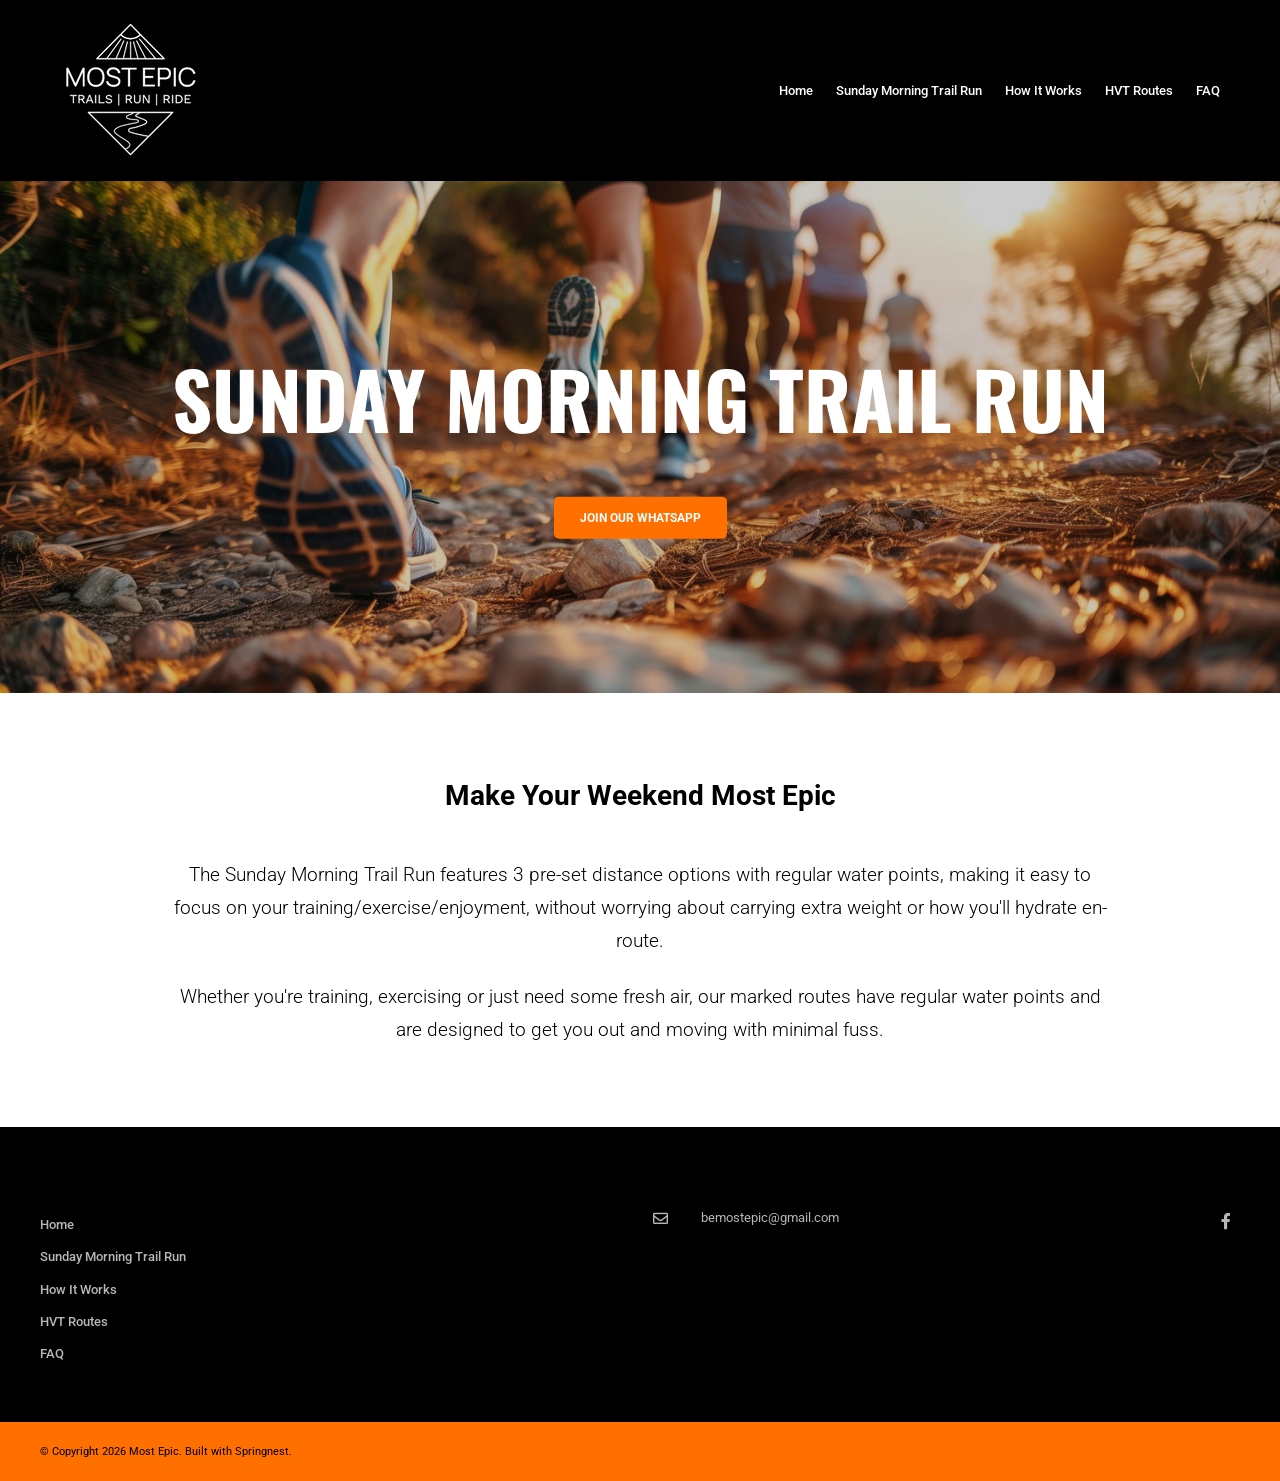
<file: index.html>
<!DOCTYPE html>

<html class="no-js" lang="en">
<head>
<meta charset="utf-8"/>
<meta content="noindex, nofollow" name="robots"/>
<script>document.documentElement.className=document.documentElement.className.replace(/\bno-js\b/,'js');;</script>
<script>window.snQ=window.snQ||[];window.snReady=window.snReady||function(f){window.snQ.push(f);};(function(){var drained=false;function runOne(f){try{f(window.jQuery);}catch(e){if(window.console&&window.console.error){window.console.error(e);}}}
function drain(){if(drained||!window.jQuery){return;}
drained=true;window.snReady=runOne;var q=window.snQ;window.snQ=[];for(var i=0;i<q.length;i++){runOne(q[i]);}}
if(document.readyState==='loading'){document.addEventListener('DOMContentLoaded',drain);}else{drain();}
window.addEventListener('load',drain);})();;</script>
<link href="assets/mostepic.springnest.com/media/img/1kn/v3_logo_only_1000x1000761a430.png" rel="icon"/>
<style type="text/css">@font-face {font-family:'Montserrat';font-style:normal;font-weight:400;src:url(assets/mostepic.springnest.com/cf-fonts/s/montserrat/5.2.8/vietnamese/400/normal.woff2);unicode-range:U+0102-0103,U+0110-0111,U+0128-0129,U+0168-0169,U+01A0-01A1,U+01AF-01B0,U+0300-0301,U+0303-0304,U+0308-0309,U+0323,U+0329,U+1EA0-1EF9,U+20AB;font-display:swap;}@font-face {font-family:'Montserrat';font-style:normal;font-weight:400;src:url(assets/mostepic.springnest.com/cf-fonts/s/montserrat/5.2.8/latin/400/normal.woff2);unicode-range:U+0000-00FF,U+0131,U+0152-0153,U+02BB-02BC,U+02C6,U+02DA,U+02DC,U+0304,U+0308,U+0329,U+2000-206F,U+20AC,U+2122,U+2191,U+2193,U+2212,U+2215,U+FEFF,U+FFFD;font-display:swap;}@font-face {font-family:'Montserrat';font-style:normal;font-weight:400;src:url(assets/mostepic.springnest.com/cf-fonts/s/montserrat/5.2.8/cyrillic/400/normal.woff2);unicode-range:U+0301,U+0400-045F,U+0490-0491,U+04B0-04B1,U+2116;font-display:swap;}@font-face {font-family:'Montserrat';font-style:normal;font-weight:400;src:url(assets/mostepic.springnest.com/cf-fonts/s/montserrat/5.2.8/latin-ext/400/normal.woff2);unicode-range:U+0100-02BA,U+02BD-02C5,U+02C7-02CC,U+02CE-02D7,U+02DD-02FF,U+0304,U+0308,U+0329,U+1D00-1DBF,U+1E00-1E9F,U+1EF2-1EFF,U+2020,U+20A0-20AB,U+20AD-20C0,U+2113,U+2C60-2C7F,U+A720-A7FF;font-display:swap;}@font-face {font-family:'Montserrat';font-style:normal;font-weight:400;src:url(assets/mostepic.springnest.com/cf-fonts/s/montserrat/5.2.8/cyrillic-ext/400/normal.woff2);unicode-range:U+0460-052F,U+1C80-1C8A,U+20B4,U+2DE0-2DFF,U+A640-A69F,U+FE2E-FE2F;font-display:swap;}@font-face {font-family:'Oswald';font-style:normal;font-weight:700;src:url(assets/mostepic.springnest.com/cf-fonts/s/oswald/5.2.8/cyrillic/700/normal.woff2);unicode-range:U+0301,U+0400-045F,U+0490-0491,U+04B0-04B1,U+2116;font-display:swap;}@font-face {font-family:'Oswald';font-style:normal;font-weight:700;src:url(assets/mostepic.springnest.com/cf-fonts/s/oswald/5.2.8/latin-ext/700/normal.woff2);unicode-range:U+0100-02BA,U+02BD-02C5,U+02C7-02CC,U+02CE-02D7,U+02DD-02FF,U+0304,U+0308,U+0329,U+1D00-1DBF,U+1E00-1E9F,U+1EF2-1EFF,U+2020,U+20A0-20AB,U+20AD-20C0,U+2113,U+2C60-2C7F,U+A720-A7FF;font-display:swap;}@font-face {font-family:'Oswald';font-style:normal;font-weight:700;src:url(assets/mostepic.springnest.com/cf-fonts/s/oswald/5.2.8/cyrillic-ext/700/normal.woff2);unicode-range:U+0460-052F,U+1C80-1C8A,U+20B4,U+2DE0-2DFF,U+A640-A69F,U+FE2E-FE2F;font-display:swap;}@font-face {font-family:'Oswald';font-style:normal;font-weight:700;src:url(assets/mostepic.springnest.com/cf-fonts/s/oswald/5.2.8/latin/700/normal.woff2);unicode-range:U+0000-00FF,U+0131,U+0152-0153,U+02BB-02BC,U+02C6,U+02DA,U+02DC,U+0304,U+0308,U+0329,U+2000-206F,U+20AC,U+2122,U+2191,U+2193,U+2212,U+2215,U+FEFF,U+FFFD;font-display:swap;}@font-face {font-family:'Oswald';font-style:normal;font-weight:700;src:url(assets/mostepic.springnest.com/cf-fonts/s/oswald/5.2.8/vietnamese/700/normal.woff2);unicode-range:U+0102-0103,U+0110-0111,U+0128-0129,U+0168-0169,U+01A0-01A1,U+01AF-01B0,U+0300-0301,U+0303-0304,U+0308-0309,U+0323,U+0329,U+1EA0-1EF9,U+20AB;font-display:swap;}@font-face {font-family:'Roboto';font-style:normal;font-weight:700;src:url(assets/mostepic.springnest.com/cf-fonts/s/roboto/5.2.10/symbols/700/normal.woff2);unicode-range:U+0001-000C,U+000E-001F,U+007F-009F,U+20DD-20E0,U+20E2-20E4,U+2150-218F,U+2190,U+2192,U+2194-2199,U+21AF,U+21E6-21F0,U+21F3,U+2218-2219,U+2299,U+22C4-22C6,U+2300-243F,U+2440-244A,U+2460-24FF,U+25A0-27BF,U+2800-28FF,U+2921-2922,U+2981,U+29BF,U+29EB,U+2B00-2BFF,U+4DC0-4DFF,U+FFF9-FFFB,U+10140-1018E,U+10190-1019C,U+101A0,U+101D0-101FD,U+102E0-102FB,U+10E60-10E7E,U+1D2C0-1D2D3,U+1D2E0-1D37F,U+1F000-1F0FF,U+1F100-1F1AD,U+1F1E6-1F1FF,U+1F30D-1F30F,U+1F315,U+1F31C,U+1F31E,U+1F320-1F32C,U+1F336,U+1F378,U+1F37D,U+1F382,U+1F393-1F39F,U+1F3A7-1F3A8,U+1F3AC-1F3AF,U+1F3C2,U+1F3C4-1F3C6,U+1F3CA-1F3CE,U+1F3D4-1F3E0,U+1F3ED,U+1F3F1-1F3F3,U+1F3F5-1F3F7,U+1F408,U+1F415,U+1F41F,U+1F426,U+1F43F,U+1F441-1F442,U+1F444,U+1F446-1F449,U+1F44C-1F44E,U+1F453,U+1F46A,U+1F47D,U+1F4A3,U+1F4B0,U+1F4B3,U+1F4B9,U+1F4BB,U+1F4BF,U+1F4C8-1F4CB,U+1F4D6,U+1F4DA,U+1F4DF,U+1F4E3-1F4E6,U+1F4EA-1F4ED,U+1F4F7,U+1F4F9-1F4FB,U+1F4FD-1F4FE,U+1F503,U+1F507-1F50B,U+1F50D,U+1F512-1F513,U+1F53E-1F54A,U+1F54F-1F5FA,U+1F610,U+1F650-1F67F,U+1F687,U+1F68D,U+1F691,U+1F694,U+1F698,U+1F6AD,U+1F6B2,U+1F6B9-1F6BA,U+1F6BC,U+1F6C6-1F6CF,U+1F6D3-1F6D7,U+1F6E0-1F6EA,U+1F6F0-1F6F3,U+1F6F7-1F6FC,U+1F700-1F7FF,U+1F800-1F80B,U+1F810-1F847,U+1F850-1F859,U+1F860-1F887,U+1F890-1F8AD,U+1F8B0-1F8BB,U+1F8C0-1F8C1,U+1F900-1F90B,U+1F93B,U+1F946,U+1F984,U+1F996,U+1F9E9,U+1FA00-1FA6F,U+1FA70-1FA7C,U+1FA80-1FA89,U+1FA8F-1FAC6,U+1FACE-1FADC,U+1FADF-1FAE9,U+1FAF0-1FAF8,U+1FB00-1FBFF;font-display:swap;}@font-face {font-family:'Roboto';font-style:normal;font-weight:700;src:url(assets/mostepic.springnest.com/cf-fonts/s/roboto/5.2.10/math/700/normal.woff2);unicode-range:U+0302-0303,U+0305,U+0307-0308,U+0310,U+0312,U+0315,U+031A,U+0326-0327,U+032C,U+032F-0330,U+0332-0333,U+0338,U+033A,U+0346,U+034D,U+0391-03A1,U+03A3-03A9,U+03B1-03C9,U+03D1,U+03D5-03D6,U+03F0-03F1,U+03F4-03F5,U+2016-2017,U+2034-2038,U+203C,U+2040,U+2043,U+2047,U+2050,U+2057,U+205F,U+2070-2071,U+2074-208E,U+2090-209C,U+20D0-20DC,U+20E1,U+20E5-20EF,U+2100-2112,U+2114-2115,U+2117-2121,U+2123-214F,U+2190,U+2192,U+2194-21AE,U+21B0-21E5,U+21F1-21F2,U+21F4-2211,U+2213-2214,U+2216-22FF,U+2308-230B,U+2310,U+2319,U+231C-2321,U+2336-237A,U+237C,U+2395,U+239B-23B7,U+23D0,U+23DC-23E1,U+2474-2475,U+25AF,U+25B3,U+25B7,U+25BD,U+25C1,U+25CA,U+25CC,U+25FB,U+266D-266F,U+27C0-27FF,U+2900-2AFF,U+2B0E-2B11,U+2B30-2B4C,U+2BFE,U+3030,U+FF5B,U+FF5D,U+1D400-1D7FF,U+1EE00-1EEFF;font-display:swap;}@font-face {font-family:'Roboto';font-style:normal;font-weight:700;src:url(assets/mostepic.springnest.com/cf-fonts/s/roboto/5.2.10/cyrillic-ext/700/normal.woff2);unicode-range:U+0460-052F,U+1C80-1C8A,U+20B4,U+2DE0-2DFF,U+A640-A69F,U+FE2E-FE2F;font-display:swap;}@font-face {font-family:'Roboto';font-style:normal;font-weight:700;src:url(assets/mostepic.springnest.com/cf-fonts/s/roboto/5.2.10/latin/700/normal.woff2);unicode-range:U+0000-00FF,U+0131,U+0152-0153,U+02BB-02BC,U+02C6,U+02DA,U+02DC,U+0304,U+0308,U+0329,U+2000-206F,U+20AC,U+2122,U+2191,U+2193,U+2212,U+2215,U+FEFF,U+FFFD;font-display:swap;}@font-face {font-family:'Roboto';font-style:normal;font-weight:700;src:url(assets/mostepic.springnest.com/cf-fonts/s/roboto/5.2.10/cyrillic/700/normal.woff2);unicode-range:U+0301,U+0400-045F,U+0490-0491,U+04B0-04B1,U+2116;font-display:swap;}@font-face {font-family:'Roboto';font-style:normal;font-weight:700;src:url(assets/mostepic.springnest.com/cf-fonts/s/roboto/5.2.10/greek/700/normal.woff2);unicode-range:U+0370-0377,U+037A-037F,U+0384-038A,U+038C,U+038E-03A1,U+03A3-03FF;font-display:swap;}@font-face {font-family:'Roboto';font-style:normal;font-weight:700;src:url(assets/mostepic.springnest.com/cf-fonts/s/roboto/5.2.10/greek-ext/700/normal.woff2);unicode-range:U+1F00-1FFF;font-display:swap;}@font-face {font-family:'Roboto';font-style:normal;font-weight:700;src:url(assets/mostepic.springnest.com/cf-fonts/s/roboto/5.2.10/latin-ext/700/normal.woff2);unicode-range:U+0100-02BA,U+02BD-02C5,U+02C7-02CC,U+02CE-02D7,U+02DD-02FF,U+0304,U+0308,U+0329,U+1D00-1DBF,U+1E00-1E9F,U+1EF2-1EFF,U+2020,U+20A0-20AB,U+20AD-20C0,U+2113,U+2C60-2C7F,U+A720-A7FF;font-display:swap;}@font-face {font-family:'Roboto';font-style:normal;font-weight:700;src:url(assets/mostepic.springnest.com/cf-fonts/s/roboto/5.2.10/vietnamese/700/normal.woff2);unicode-range:U+0102-0103,U+0110-0111,U+0128-0129,U+0168-0169,U+01A0-01A1,U+01AF-01B0,U+0300-0301,U+0303-0304,U+0308-0309,U+0323,U+0329,U+1EA0-1EF9,U+20AB;font-display:swap;}@font-face {font-family:'Roboto';font-style:normal;font-weight:400;src:url(assets/mostepic.springnest.com/cf-fonts/s/roboto/5.2.10/vietnamese/400/normal.woff2);unicode-range:U+0102-0103,U+0110-0111,U+0128-0129,U+0168-0169,U+01A0-01A1,U+01AF-01B0,U+0300-0301,U+0303-0304,U+0308-0309,U+0323,U+0329,U+1EA0-1EF9,U+20AB;font-display:swap;}@font-face {font-family:'Roboto';font-style:normal;font-weight:400;src:url(assets/mostepic.springnest.com/cf-fonts/s/roboto/5.2.10/cyrillic/400/normal.woff2);unicode-range:U+0301,U+0400-045F,U+0490-0491,U+04B0-04B1,U+2116;font-display:swap;}@font-face {font-family:'Roboto';font-style:normal;font-weight:400;src:url(assets/mostepic.springnest.com/cf-fonts/s/roboto/5.2.10/latin/400/normal.woff2);unicode-range:U+0000-00FF,U+0131,U+0152-0153,U+02BB-02BC,U+02C6,U+02DA,U+02DC,U+0304,U+0308,U+0329,U+2000-206F,U+20AC,U+2122,U+2191,U+2193,U+2212,U+2215,U+FEFF,U+FFFD;font-display:swap;}@font-face {font-family:'Roboto';font-style:normal;font-weight:400;src:url(assets/mostepic.springnest.com/cf-fonts/s/roboto/5.2.10/greek/400/normal.woff2);unicode-range:U+0370-0377,U+037A-037F,U+0384-038A,U+038C,U+038E-03A1,U+03A3-03FF;font-display:swap;}@font-face {font-family:'Roboto';font-style:normal;font-weight:400;src:url(assets/mostepic.springnest.com/cf-fonts/s/roboto/5.2.10/cyrillic-ext/400/normal.woff2);unicode-range:U+0460-052F,U+1C80-1C8A,U+20B4,U+2DE0-2DFF,U+A640-A69F,U+FE2E-FE2F;font-display:swap;}@font-face {font-family:'Roboto';font-style:normal;font-weight:400;src:url(assets/mostepic.springnest.com/cf-fonts/s/roboto/5.2.10/math/400/normal.woff2);unicode-range:U+0302-0303,U+0305,U+0307-0308,U+0310,U+0312,U+0315,U+031A,U+0326-0327,U+032C,U+032F-0330,U+0332-0333,U+0338,U+033A,U+0346,U+034D,U+0391-03A1,U+03A3-03A9,U+03B1-03C9,U+03D1,U+03D5-03D6,U+03F0-03F1,U+03F4-03F5,U+2016-2017,U+2034-2038,U+203C,U+2040,U+2043,U+2047,U+2050,U+2057,U+205F,U+2070-2071,U+2074-208E,U+2090-209C,U+20D0-20DC,U+20E1,U+20E5-20EF,U+2100-2112,U+2114-2115,U+2117-2121,U+2123-214F,U+2190,U+2192,U+2194-21AE,U+21B0-21E5,U+21F1-21F2,U+21F4-2211,U+2213-2214,U+2216-22FF,U+2308-230B,U+2310,U+2319,U+231C-2321,U+2336-237A,U+237C,U+2395,U+239B-23B7,U+23D0,U+23DC-23E1,U+2474-2475,U+25AF,U+25B3,U+25B7,U+25BD,U+25C1,U+25CA,U+25CC,U+25FB,U+266D-266F,U+27C0-27FF,U+2900-2AFF,U+2B0E-2B11,U+2B30-2B4C,U+2BFE,U+3030,U+FF5B,U+FF5D,U+1D400-1D7FF,U+1EE00-1EEFF;font-display:swap;}@font-face {font-family:'Roboto';font-style:normal;font-weight:400;src:url(assets/mostepic.springnest.com/cf-fonts/s/roboto/5.2.10/greek-ext/400/normal.woff2);unicode-range:U+1F00-1FFF;font-display:swap;}@font-face {font-family:'Roboto';font-style:normal;font-weight:400;src:url(assets/mostepic.springnest.com/cf-fonts/s/roboto/5.2.10/symbols/400/normal.woff2);unicode-range:U+0001-000C,U+000E-001F,U+007F-009F,U+20DD-20E0,U+20E2-20E4,U+2150-218F,U+2190,U+2192,U+2194-2199,U+21AF,U+21E6-21F0,U+21F3,U+2218-2219,U+2299,U+22C4-22C6,U+2300-243F,U+2440-244A,U+2460-24FF,U+25A0-27BF,U+2800-28FF,U+2921-2922,U+2981,U+29BF,U+29EB,U+2B00-2BFF,U+4DC0-4DFF,U+FFF9-FFFB,U+10140-1018E,U+10190-1019C,U+101A0,U+101D0-101FD,U+102E0-102FB,U+10E60-10E7E,U+1D2C0-1D2D3,U+1D2E0-1D37F,U+1F000-1F0FF,U+1F100-1F1AD,U+1F1E6-1F1FF,U+1F30D-1F30F,U+1F315,U+1F31C,U+1F31E,U+1F320-1F32C,U+1F336,U+1F378,U+1F37D,U+1F382,U+1F393-1F39F,U+1F3A7-1F3A8,U+1F3AC-1F3AF,U+1F3C2,U+1F3C4-1F3C6,U+1F3CA-1F3CE,U+1F3D4-1F3E0,U+1F3ED,U+1F3F1-1F3F3,U+1F3F5-1F3F7,U+1F408,U+1F415,U+1F41F,U+1F426,U+1F43F,U+1F441-1F442,U+1F444,U+1F446-1F449,U+1F44C-1F44E,U+1F453,U+1F46A,U+1F47D,U+1F4A3,U+1F4B0,U+1F4B3,U+1F4B9,U+1F4BB,U+1F4BF,U+1F4C8-1F4CB,U+1F4D6,U+1F4DA,U+1F4DF,U+1F4E3-1F4E6,U+1F4EA-1F4ED,U+1F4F7,U+1F4F9-1F4FB,U+1F4FD-1F4FE,U+1F503,U+1F507-1F50B,U+1F50D,U+1F512-1F513,U+1F53E-1F54A,U+1F54F-1F5FA,U+1F610,U+1F650-1F67F,U+1F687,U+1F68D,U+1F691,U+1F694,U+1F698,U+1F6AD,U+1F6B2,U+1F6B9-1F6BA,U+1F6BC,U+1F6C6-1F6CF,U+1F6D3-1F6D7,U+1F6E0-1F6EA,U+1F6F0-1F6F3,U+1F6F7-1F6FC,U+1F700-1F7FF,U+1F800-1F80B,U+1F810-1F847,U+1F850-1F859,U+1F860-1F887,U+1F890-1F8AD,U+1F8B0-1F8BB,U+1F8C0-1F8C1,U+1F900-1F90B,U+1F93B,U+1F946,U+1F984,U+1F996,U+1F9E9,U+1FA00-1FA6F,U+1FA70-1FA7C,U+1FA80-1FA89,U+1FA8F-1FAC6,U+1FACE-1FADC,U+1FADF-1FAE9,U+1FAF0-1FAF8,U+1FB00-1FBFF;font-display:swap;}@font-face {font-family:'Roboto';font-style:normal;font-weight:400;src:url(assets/mostepic.springnest.com/cf-fonts/s/roboto/5.2.10/latin-ext/400/normal.woff2);unicode-range:U+0100-02BA,U+02BD-02C5,U+02C7-02CC,U+02CE-02D7,U+02DD-02FF,U+0304,U+0308,U+0329,U+1D00-1DBF,U+1E00-1E9F,U+1EF2-1EFF,U+2020,U+20A0-20AB,U+20AD-20C0,U+2113,U+2C60-2C7F,U+A720-A7FF;font-display:swap;}@font-face {font-family:'Roboto';font-style:normal;font-weight:500;src:url(assets/mostepic.springnest.com/cf-fonts/s/roboto/5.2.10/vietnamese/500/normal.woff2);unicode-range:U+0102-0103,U+0110-0111,U+0128-0129,U+0168-0169,U+01A0-01A1,U+01AF-01B0,U+0300-0301,U+0303-0304,U+0308-0309,U+0323,U+0329,U+1EA0-1EF9,U+20AB;font-display:swap;}@font-face {font-family:'Roboto';font-style:normal;font-weight:500;src:url(assets/mostepic.springnest.com/cf-fonts/s/roboto/5.2.10/cyrillic/500/normal.woff2);unicode-range:U+0301,U+0400-045F,U+0490-0491,U+04B0-04B1,U+2116;font-display:swap;}@font-face {font-family:'Roboto';font-style:normal;font-weight:500;src:url(assets/mostepic.springnest.com/cf-fonts/s/roboto/5.2.10/math/500/normal.woff2);unicode-range:U+0302-0303,U+0305,U+0307-0308,U+0310,U+0312,U+0315,U+031A,U+0326-0327,U+032C,U+032F-0330,U+0332-0333,U+0338,U+033A,U+0346,U+034D,U+0391-03A1,U+03A3-03A9,U+03B1-03C9,U+03D1,U+03D5-03D6,U+03F0-03F1,U+03F4-03F5,U+2016-2017,U+2034-2038,U+203C,U+2040,U+2043,U+2047,U+2050,U+2057,U+205F,U+2070-2071,U+2074-208E,U+2090-209C,U+20D0-20DC,U+20E1,U+20E5-20EF,U+2100-2112,U+2114-2115,U+2117-2121,U+2123-214F,U+2190,U+2192,U+2194-21AE,U+21B0-21E5,U+21F1-21F2,U+21F4-2211,U+2213-2214,U+2216-22FF,U+2308-230B,U+2310,U+2319,U+231C-2321,U+2336-237A,U+237C,U+2395,U+239B-23B7,U+23D0,U+23DC-23E1,U+2474-2475,U+25AF,U+25B3,U+25B7,U+25BD,U+25C1,U+25CA,U+25CC,U+25FB,U+266D-266F,U+27C0-27FF,U+2900-2AFF,U+2B0E-2B11,U+2B30-2B4C,U+2BFE,U+3030,U+FF5B,U+FF5D,U+1D400-1D7FF,U+1EE00-1EEFF;font-display:swap;}@font-face {font-family:'Roboto';font-style:normal;font-weight:500;src:url(assets/mostepic.springnest.com/cf-fonts/s/roboto/5.2.10/greek/500/normal.woff2);unicode-range:U+0370-0377,U+037A-037F,U+0384-038A,U+038C,U+038E-03A1,U+03A3-03FF;font-display:swap;}@font-face {font-family:'Roboto';font-style:normal;font-weight:500;src:url(assets/mostepic.springnest.com/cf-fonts/s/roboto/5.2.10/latin/500/normal.woff2);unicode-range:U+0000-00FF,U+0131,U+0152-0153,U+02BB-02BC,U+02C6,U+02DA,U+02DC,U+0304,U+0308,U+0329,U+2000-206F,U+20AC,U+2122,U+2191,U+2193,U+2212,U+2215,U+FEFF,U+FFFD;font-display:swap;}@font-face {font-family:'Roboto';font-style:normal;font-weight:500;src:url(assets/mostepic.springnest.com/cf-fonts/s/roboto/5.2.10/cyrillic-ext/500/normal.woff2);unicode-range:U+0460-052F,U+1C80-1C8A,U+20B4,U+2DE0-2DFF,U+A640-A69F,U+FE2E-FE2F;font-display:swap;}@font-face {font-family:'Roboto';font-style:normal;font-weight:500;src:url(assets/mostepic.springnest.com/cf-fonts/s/roboto/5.2.10/greek-ext/500/normal.woff2);unicode-range:U+1F00-1FFF;font-display:swap;}@font-face {font-family:'Roboto';font-style:normal;font-weight:500;src:url(assets/mostepic.springnest.com/cf-fonts/s/roboto/5.2.10/symbols/500/normal.woff2);unicode-range:U+0001-000C,U+000E-001F,U+007F-009F,U+20DD-20E0,U+20E2-20E4,U+2150-218F,U+2190,U+2192,U+2194-2199,U+21AF,U+21E6-21F0,U+21F3,U+2218-2219,U+2299,U+22C4-22C6,U+2300-243F,U+2440-244A,U+2460-24FF,U+25A0-27BF,U+2800-28FF,U+2921-2922,U+2981,U+29BF,U+29EB,U+2B00-2BFF,U+4DC0-4DFF,U+FFF9-FFFB,U+10140-1018E,U+10190-1019C,U+101A0,U+101D0-101FD,U+102E0-102FB,U+10E60-10E7E,U+1D2C0-1D2D3,U+1D2E0-1D37F,U+1F000-1F0FF,U+1F100-1F1AD,U+1F1E6-1F1FF,U+1F30D-1F30F,U+1F315,U+1F31C,U+1F31E,U+1F320-1F32C,U+1F336,U+1F378,U+1F37D,U+1F382,U+1F393-1F39F,U+1F3A7-1F3A8,U+1F3AC-1F3AF,U+1F3C2,U+1F3C4-1F3C6,U+1F3CA-1F3CE,U+1F3D4-1F3E0,U+1F3ED,U+1F3F1-1F3F3,U+1F3F5-1F3F7,U+1F408,U+1F415,U+1F41F,U+1F426,U+1F43F,U+1F441-1F442,U+1F444,U+1F446-1F449,U+1F44C-1F44E,U+1F453,U+1F46A,U+1F47D,U+1F4A3,U+1F4B0,U+1F4B3,U+1F4B9,U+1F4BB,U+1F4BF,U+1F4C8-1F4CB,U+1F4D6,U+1F4DA,U+1F4DF,U+1F4E3-1F4E6,U+1F4EA-1F4ED,U+1F4F7,U+1F4F9-1F4FB,U+1F4FD-1F4FE,U+1F503,U+1F507-1F50B,U+1F50D,U+1F512-1F513,U+1F53E-1F54A,U+1F54F-1F5FA,U+1F610,U+1F650-1F67F,U+1F687,U+1F68D,U+1F691,U+1F694,U+1F698,U+1F6AD,U+1F6B2,U+1F6B9-1F6BA,U+1F6BC,U+1F6C6-1F6CF,U+1F6D3-1F6D7,U+1F6E0-1F6EA,U+1F6F0-1F6F3,U+1F6F7-1F6FC,U+1F700-1F7FF,U+1F800-1F80B,U+1F810-1F847,U+1F850-1F859,U+1F860-1F887,U+1F890-1F8AD,U+1F8B0-1F8BB,U+1F8C0-1F8C1,U+1F900-1F90B,U+1F93B,U+1F946,U+1F984,U+1F996,U+1F9E9,U+1FA00-1FA6F,U+1FA70-1FA7C,U+1FA80-1FA89,U+1FA8F-1FAC6,U+1FACE-1FADC,U+1FADF-1FAE9,U+1FAF0-1FAF8,U+1FB00-1FBFF;font-display:swap;}@font-face {font-family:'Roboto';font-style:normal;font-weight:500;src:url(assets/mostepic.springnest.com/cf-fonts/s/roboto/5.2.10/latin-ext/500/normal.woff2);unicode-range:U+0100-02BA,U+02BD-02C5,U+02C7-02CC,U+02CE-02D7,U+02DD-02FF,U+0304,U+0308,U+0329,U+1D00-1DBF,U+1E00-1E9F,U+1EF2-1EFF,U+2020,U+20A0-20AB,U+20AD-20C0,U+2113,U+2C60-2C7F,U+A720-A7FF;font-display:swap;}@font-face {font-family:'Roboto';font-style:normal;font-weight:400;src:url(assets/mostepic.springnest.com/cf-fonts/s/roboto/5.2.10/cyrillic/400/normal.woff2);unicode-range:U+0301,U+0400-045F,U+0490-0491,U+04B0-04B1,U+2116;font-display:swap;}@font-face {font-family:'Roboto';font-style:normal;font-weight:400;src:url(assets/mostepic.springnest.com/cf-fonts/s/roboto/5.2.10/symbols/400/normal.woff2);unicode-range:U+0001-000C,U+000E-001F,U+007F-009F,U+20DD-20E0,U+20E2-20E4,U+2150-218F,U+2190,U+2192,U+2194-2199,U+21AF,U+21E6-21F0,U+21F3,U+2218-2219,U+2299,U+22C4-22C6,U+2300-243F,U+2440-244A,U+2460-24FF,U+25A0-27BF,U+2800-28FF,U+2921-2922,U+2981,U+29BF,U+29EB,U+2B00-2BFF,U+4DC0-4DFF,U+FFF9-FFFB,U+10140-1018E,U+10190-1019C,U+101A0,U+101D0-101FD,U+102E0-102FB,U+10E60-10E7E,U+1D2C0-1D2D3,U+1D2E0-1D37F,U+1F000-1F0FF,U+1F100-1F1AD,U+1F1E6-1F1FF,U+1F30D-1F30F,U+1F315,U+1F31C,U+1F31E,U+1F320-1F32C,U+1F336,U+1F378,U+1F37D,U+1F382,U+1F393-1F39F,U+1F3A7-1F3A8,U+1F3AC-1F3AF,U+1F3C2,U+1F3C4-1F3C6,U+1F3CA-1F3CE,U+1F3D4-1F3E0,U+1F3ED,U+1F3F1-1F3F3,U+1F3F5-1F3F7,U+1F408,U+1F415,U+1F41F,U+1F426,U+1F43F,U+1F441-1F442,U+1F444,U+1F446-1F449,U+1F44C-1F44E,U+1F453,U+1F46A,U+1F47D,U+1F4A3,U+1F4B0,U+1F4B3,U+1F4B9,U+1F4BB,U+1F4BF,U+1F4C8-1F4CB,U+1F4D6,U+1F4DA,U+1F4DF,U+1F4E3-1F4E6,U+1F4EA-1F4ED,U+1F4F7,U+1F4F9-1F4FB,U+1F4FD-1F4FE,U+1F503,U+1F507-1F50B,U+1F50D,U+1F512-1F513,U+1F53E-1F54A,U+1F54F-1F5FA,U+1F610,U+1F650-1F67F,U+1F687,U+1F68D,U+1F691,U+1F694,U+1F698,U+1F6AD,U+1F6B2,U+1F6B9-1F6BA,U+1F6BC,U+1F6C6-1F6CF,U+1F6D3-1F6D7,U+1F6E0-1F6EA,U+1F6F0-1F6F3,U+1F6F7-1F6FC,U+1F700-1F7FF,U+1F800-1F80B,U+1F810-1F847,U+1F850-1F859,U+1F860-1F887,U+1F890-1F8AD,U+1F8B0-1F8BB,U+1F8C0-1F8C1,U+1F900-1F90B,U+1F93B,U+1F946,U+1F984,U+1F996,U+1F9E9,U+1FA00-1FA6F,U+1FA70-1FA7C,U+1FA80-1FA89,U+1FA8F-1FAC6,U+1FACE-1FADC,U+1FADF-1FAE9,U+1FAF0-1FAF8,U+1FB00-1FBFF;font-display:swap;}@font-face {font-family:'Roboto';font-style:normal;font-weight:400;src:url(assets/mostepic.springnest.com/cf-fonts/s/roboto/5.2.10/cyrillic-ext/400/normal.woff2);unicode-range:U+0460-052F,U+1C80-1C8A,U+20B4,U+2DE0-2DFF,U+A640-A69F,U+FE2E-FE2F;font-display:swap;}@font-face {font-family:'Roboto';font-style:normal;font-weight:400;src:url(assets/mostepic.springnest.com/cf-fonts/s/roboto/5.2.10/greek/400/normal.woff2);unicode-range:U+0370-0377,U+037A-037F,U+0384-038A,U+038C,U+038E-03A1,U+03A3-03FF;font-display:swap;}@font-face {font-family:'Roboto';font-style:normal;font-weight:400;src:url(assets/mostepic.springnest.com/cf-fonts/s/roboto/5.2.10/greek-ext/400/normal.woff2);unicode-range:U+1F00-1FFF;font-display:swap;}@font-face {font-family:'Roboto';font-style:normal;font-weight:400;src:url(assets/mostepic.springnest.com/cf-fonts/s/roboto/5.2.10/vietnamese/400/normal.woff2);unicode-range:U+0102-0103,U+0110-0111,U+0128-0129,U+0168-0169,U+01A0-01A1,U+01AF-01B0,U+0300-0301,U+0303-0304,U+0308-0309,U+0323,U+0329,U+1EA0-1EF9,U+20AB;font-display:swap;}@font-face {font-family:'Roboto';font-style:normal;font-weight:400;src:url(assets/mostepic.springnest.com/cf-fonts/s/roboto/5.2.10/math/400/normal.woff2);unicode-range:U+0302-0303,U+0305,U+0307-0308,U+0310,U+0312,U+0315,U+031A,U+0326-0327,U+032C,U+032F-0330,U+0332-0333,U+0338,U+033A,U+0346,U+034D,U+0391-03A1,U+03A3-03A9,U+03B1-03C9,U+03D1,U+03D5-03D6,U+03F0-03F1,U+03F4-03F5,U+2016-2017,U+2034-2038,U+203C,U+2040,U+2043,U+2047,U+2050,U+2057,U+205F,U+2070-2071,U+2074-208E,U+2090-209C,U+20D0-20DC,U+20E1,U+20E5-20EF,U+2100-2112,U+2114-2115,U+2117-2121,U+2123-214F,U+2190,U+2192,U+2194-21AE,U+21B0-21E5,U+21F1-21F2,U+21F4-2211,U+2213-2214,U+2216-22FF,U+2308-230B,U+2310,U+2319,U+231C-2321,U+2336-237A,U+237C,U+2395,U+239B-23B7,U+23D0,U+23DC-23E1,U+2474-2475,U+25AF,U+25B3,U+25B7,U+25BD,U+25C1,U+25CA,U+25CC,U+25FB,U+266D-266F,U+27C0-27FF,U+2900-2AFF,U+2B0E-2B11,U+2B30-2B4C,U+2BFE,U+3030,U+FF5B,U+FF5D,U+1D400-1D7FF,U+1EE00-1EEFF;font-display:swap;}@font-face {font-family:'Roboto';font-style:normal;font-weight:400;src:url(assets/mostepic.springnest.com/cf-fonts/s/roboto/5.2.10/latin/400/normal.woff2);unicode-range:U+0000-00FF,U+0131,U+0152-0153,U+02BB-02BC,U+02C6,U+02DA,U+02DC,U+0304,U+0308,U+0329,U+2000-206F,U+20AC,U+2122,U+2191,U+2193,U+2212,U+2215,U+FEFF,U+FFFD;font-display:swap;}@font-face {font-family:'Roboto';font-style:normal;font-weight:400;src:url(assets/mostepic.springnest.com/cf-fonts/s/roboto/5.2.10/latin-ext/400/normal.woff2);unicode-range:U+0100-02BA,U+02BD-02C5,U+02C7-02CC,U+02CE-02D7,U+02DD-02FF,U+0304,U+0308,U+0329,U+1D00-1DBF,U+1E00-1E9F,U+1EF2-1EFF,U+2020,U+20A0-20AB,U+20AD-20C0,U+2113,U+2C60-2C7F,U+A720-A7FF;font-display:swap;}@font-face {font-family:'Roboto';font-style:italic;font-weight:400;src:url(assets/mostepic.springnest.com/cf-fonts/s/roboto/5.2.10/cyrillic/400/italic.woff2);unicode-range:U+0301,U+0400-045F,U+0490-0491,U+04B0-04B1,U+2116;font-display:swap;}@font-face {font-family:'Roboto';font-style:italic;font-weight:400;src:url(assets/mostepic.springnest.com/cf-fonts/s/roboto/5.2.10/symbols/400/italic.woff2);unicode-range:U+0001-000C,U+000E-001F,U+007F-009F,U+20DD-20E0,U+20E2-20E4,U+2150-218F,U+2190,U+2192,U+2194-2199,U+21AF,U+21E6-21F0,U+21F3,U+2218-2219,U+2299,U+22C4-22C6,U+2300-243F,U+2440-244A,U+2460-24FF,U+25A0-27BF,U+2800-28FF,U+2921-2922,U+2981,U+29BF,U+29EB,U+2B00-2BFF,U+4DC0-4DFF,U+FFF9-FFFB,U+10140-1018E,U+10190-1019C,U+101A0,U+101D0-101FD,U+102E0-102FB,U+10E60-10E7E,U+1D2C0-1D2D3,U+1D2E0-1D37F,U+1F000-1F0FF,U+1F100-1F1AD,U+1F1E6-1F1FF,U+1F30D-1F30F,U+1F315,U+1F31C,U+1F31E,U+1F320-1F32C,U+1F336,U+1F378,U+1F37D,U+1F382,U+1F393-1F39F,U+1F3A7-1F3A8,U+1F3AC-1F3AF,U+1F3C2,U+1F3C4-1F3C6,U+1F3CA-1F3CE,U+1F3D4-1F3E0,U+1F3ED,U+1F3F1-1F3F3,U+1F3F5-1F3F7,U+1F408,U+1F415,U+1F41F,U+1F426,U+1F43F,U+1F441-1F442,U+1F444,U+1F446-1F449,U+1F44C-1F44E,U+1F453,U+1F46A,U+1F47D,U+1F4A3,U+1F4B0,U+1F4B3,U+1F4B9,U+1F4BB,U+1F4BF,U+1F4C8-1F4CB,U+1F4D6,U+1F4DA,U+1F4DF,U+1F4E3-1F4E6,U+1F4EA-1F4ED,U+1F4F7,U+1F4F9-1F4FB,U+1F4FD-1F4FE,U+1F503,U+1F507-1F50B,U+1F50D,U+1F512-1F513,U+1F53E-1F54A,U+1F54F-1F5FA,U+1F610,U+1F650-1F67F,U+1F687,U+1F68D,U+1F691,U+1F694,U+1F698,U+1F6AD,U+1F6B2,U+1F6B9-1F6BA,U+1F6BC,U+1F6C6-1F6CF,U+1F6D3-1F6D7,U+1F6E0-1F6EA,U+1F6F0-1F6F3,U+1F6F7-1F6FC,U+1F700-1F7FF,U+1F800-1F80B,U+1F810-1F847,U+1F850-1F859,U+1F860-1F887,U+1F890-1F8AD,U+1F8B0-1F8BB,U+1F8C0-1F8C1,U+1F900-1F90B,U+1F93B,U+1F946,U+1F984,U+1F996,U+1F9E9,U+1FA00-1FA6F,U+1FA70-1FA7C,U+1FA80-1FA89,U+1FA8F-1FAC6,U+1FACE-1FADC,U+1FADF-1FAE9,U+1FAF0-1FAF8,U+1FB00-1FBFF;font-display:swap;}@font-face {font-family:'Roboto';font-style:italic;font-weight:400;src:url(assets/mostepic.springnest.com/cf-fonts/s/roboto/5.2.10/greek/400/italic.woff2);unicode-range:U+0370-0377,U+037A-037F,U+0384-038A,U+038C,U+038E-03A1,U+03A3-03FF;font-display:swap;}@font-face {font-family:'Roboto';font-style:italic;font-weight:400;src:url(assets/mostepic.springnest.com/cf-fonts/s/roboto/5.2.10/latin-ext/400/italic.woff2);unicode-range:U+0100-02BA,U+02BD-02C5,U+02C7-02CC,U+02CE-02D7,U+02DD-02FF,U+0304,U+0308,U+0329,U+1D00-1DBF,U+1E00-1E9F,U+1EF2-1EFF,U+2020,U+20A0-20AB,U+20AD-20C0,U+2113,U+2C60-2C7F,U+A720-A7FF;font-display:swap;}@font-face {font-family:'Roboto';font-style:italic;font-weight:400;src:url(assets/mostepic.springnest.com/cf-fonts/s/roboto/5.2.10/cyrillic-ext/400/italic.woff2);unicode-range:U+0460-052F,U+1C80-1C8A,U+20B4,U+2DE0-2DFF,U+A640-A69F,U+FE2E-FE2F;font-display:swap;}@font-face {font-family:'Roboto';font-style:italic;font-weight:400;src:url(assets/mostepic.springnest.com/cf-fonts/s/roboto/5.2.10/greek-ext/400/italic.woff2);unicode-range:U+1F00-1FFF;font-display:swap;}@font-face {font-family:'Roboto';font-style:italic;font-weight:400;src:url(assets/mostepic.springnest.com/cf-fonts/s/roboto/5.2.10/latin/400/italic.woff2);unicode-range:U+0000-00FF,U+0131,U+0152-0153,U+02BB-02BC,U+02C6,U+02DA,U+02DC,U+0304,U+0308,U+0329,U+2000-206F,U+20AC,U+2122,U+2191,U+2193,U+2212,U+2215,U+FEFF,U+FFFD;font-display:swap;}@font-face {font-family:'Roboto';font-style:italic;font-weight:400;src:url(assets/mostepic.springnest.com/cf-fonts/s/roboto/5.2.10/math/400/italic.woff2);unicode-range:U+0302-0303,U+0305,U+0307-0308,U+0310,U+0312,U+0315,U+031A,U+0326-0327,U+032C,U+032F-0330,U+0332-0333,U+0338,U+033A,U+0346,U+034D,U+0391-03A1,U+03A3-03A9,U+03B1-03C9,U+03D1,U+03D5-03D6,U+03F0-03F1,U+03F4-03F5,U+2016-2017,U+2034-2038,U+203C,U+2040,U+2043,U+2047,U+2050,U+2057,U+205F,U+2070-2071,U+2074-208E,U+2090-209C,U+20D0-20DC,U+20E1,U+20E5-20EF,U+2100-2112,U+2114-2115,U+2117-2121,U+2123-214F,U+2190,U+2192,U+2194-21AE,U+21B0-21E5,U+21F1-21F2,U+21F4-2211,U+2213-2214,U+2216-22FF,U+2308-230B,U+2310,U+2319,U+231C-2321,U+2336-237A,U+237C,U+2395,U+239B-23B7,U+23D0,U+23DC-23E1,U+2474-2475,U+25AF,U+25B3,U+25B7,U+25BD,U+25C1,U+25CA,U+25CC,U+25FB,U+266D-266F,U+27C0-27FF,U+2900-2AFF,U+2B0E-2B11,U+2B30-2B4C,U+2BFE,U+3030,U+FF5B,U+FF5D,U+1D400-1D7FF,U+1EE00-1EEFF;font-display:swap;}@font-face {font-family:'Roboto';font-style:italic;font-weight:400;src:url(assets/mostepic.springnest.com/cf-fonts/s/roboto/5.2.10/vietnamese/400/italic.woff2);unicode-range:U+0102-0103,U+0110-0111,U+0128-0129,U+0168-0169,U+01A0-01A1,U+01AF-01B0,U+0300-0301,U+0303-0304,U+0308-0309,U+0323,U+0329,U+1EA0-1EF9,U+20AB;font-display:swap;}@font-face {font-family:'Roboto';font-style:normal;font-weight:700;src:url(assets/mostepic.springnest.com/cf-fonts/s/roboto/5.2.10/latin/700/normal.woff2);unicode-range:U+0000-00FF,U+0131,U+0152-0153,U+02BB-02BC,U+02C6,U+02DA,U+02DC,U+0304,U+0308,U+0329,U+2000-206F,U+20AC,U+2122,U+2191,U+2193,U+2212,U+2215,U+FEFF,U+FFFD;font-display:swap;}@font-face {font-family:'Roboto';font-style:normal;font-weight:700;src:url(assets/mostepic.springnest.com/cf-fonts/s/roboto/5.2.10/greek/700/normal.woff2);unicode-range:U+0370-0377,U+037A-037F,U+0384-038A,U+038C,U+038E-03A1,U+03A3-03FF;font-display:swap;}@font-face {font-family:'Roboto';font-style:normal;font-weight:700;src:url(assets/mostepic.springnest.com/cf-fonts/s/roboto/5.2.10/cyrillic-ext/700/normal.woff2);unicode-range:U+0460-052F,U+1C80-1C8A,U+20B4,U+2DE0-2DFF,U+A640-A69F,U+FE2E-FE2F;font-display:swap;}@font-face {font-family:'Roboto';font-style:normal;font-weight:700;src:url(assets/mostepic.springnest.com/cf-fonts/s/roboto/5.2.10/symbols/700/normal.woff2);unicode-range:U+0001-000C,U+000E-001F,U+007F-009F,U+20DD-20E0,U+20E2-20E4,U+2150-218F,U+2190,U+2192,U+2194-2199,U+21AF,U+21E6-21F0,U+21F3,U+2218-2219,U+2299,U+22C4-22C6,U+2300-243F,U+2440-244A,U+2460-24FF,U+25A0-27BF,U+2800-28FF,U+2921-2922,U+2981,U+29BF,U+29EB,U+2B00-2BFF,U+4DC0-4DFF,U+FFF9-FFFB,U+10140-1018E,U+10190-1019C,U+101A0,U+101D0-101FD,U+102E0-102FB,U+10E60-10E7E,U+1D2C0-1D2D3,U+1D2E0-1D37F,U+1F000-1F0FF,U+1F100-1F1AD,U+1F1E6-1F1FF,U+1F30D-1F30F,U+1F315,U+1F31C,U+1F31E,U+1F320-1F32C,U+1F336,U+1F378,U+1F37D,U+1F382,U+1F393-1F39F,U+1F3A7-1F3A8,U+1F3AC-1F3AF,U+1F3C2,U+1F3C4-1F3C6,U+1F3CA-1F3CE,U+1F3D4-1F3E0,U+1F3ED,U+1F3F1-1F3F3,U+1F3F5-1F3F7,U+1F408,U+1F415,U+1F41F,U+1F426,U+1F43F,U+1F441-1F442,U+1F444,U+1F446-1F449,U+1F44C-1F44E,U+1F453,U+1F46A,U+1F47D,U+1F4A3,U+1F4B0,U+1F4B3,U+1F4B9,U+1F4BB,U+1F4BF,U+1F4C8-1F4CB,U+1F4D6,U+1F4DA,U+1F4DF,U+1F4E3-1F4E6,U+1F4EA-1F4ED,U+1F4F7,U+1F4F9-1F4FB,U+1F4FD-1F4FE,U+1F503,U+1F507-1F50B,U+1F50D,U+1F512-1F513,U+1F53E-1F54A,U+1F54F-1F5FA,U+1F610,U+1F650-1F67F,U+1F687,U+1F68D,U+1F691,U+1F694,U+1F698,U+1F6AD,U+1F6B2,U+1F6B9-1F6BA,U+1F6BC,U+1F6C6-1F6CF,U+1F6D3-1F6D7,U+1F6E0-1F6EA,U+1F6F0-1F6F3,U+1F6F7-1F6FC,U+1F700-1F7FF,U+1F800-1F80B,U+1F810-1F847,U+1F850-1F859,U+1F860-1F887,U+1F890-1F8AD,U+1F8B0-1F8BB,U+1F8C0-1F8C1,U+1F900-1F90B,U+1F93B,U+1F946,U+1F984,U+1F996,U+1F9E9,U+1FA00-1FA6F,U+1FA70-1FA7C,U+1FA80-1FA89,U+1FA8F-1FAC6,U+1FACE-1FADC,U+1FADF-1FAE9,U+1FAF0-1FAF8,U+1FB00-1FBFF;font-display:swap;}@font-face {font-family:'Roboto';font-style:normal;font-weight:700;src:url(assets/mostepic.springnest.com/cf-fonts/s/roboto/5.2.10/math/700/normal.woff2);unicode-range:U+0302-0303,U+0305,U+0307-0308,U+0310,U+0312,U+0315,U+031A,U+0326-0327,U+032C,U+032F-0330,U+0332-0333,U+0338,U+033A,U+0346,U+034D,U+0391-03A1,U+03A3-03A9,U+03B1-03C9,U+03D1,U+03D5-03D6,U+03F0-03F1,U+03F4-03F5,U+2016-2017,U+2034-2038,U+203C,U+2040,U+2043,U+2047,U+2050,U+2057,U+205F,U+2070-2071,U+2074-208E,U+2090-209C,U+20D0-20DC,U+20E1,U+20E5-20EF,U+2100-2112,U+2114-2115,U+2117-2121,U+2123-214F,U+2190,U+2192,U+2194-21AE,U+21B0-21E5,U+21F1-21F2,U+21F4-2211,U+2213-2214,U+2216-22FF,U+2308-230B,U+2310,U+2319,U+231C-2321,U+2336-237A,U+237C,U+2395,U+239B-23B7,U+23D0,U+23DC-23E1,U+2474-2475,U+25AF,U+25B3,U+25B7,U+25BD,U+25C1,U+25CA,U+25CC,U+25FB,U+266D-266F,U+27C0-27FF,U+2900-2AFF,U+2B0E-2B11,U+2B30-2B4C,U+2BFE,U+3030,U+FF5B,U+FF5D,U+1D400-1D7FF,U+1EE00-1EEFF;font-display:swap;}@font-face {font-family:'Roboto';font-style:normal;font-weight:700;src:url(assets/mostepic.springnest.com/cf-fonts/s/roboto/5.2.10/cyrillic/700/normal.woff2);unicode-range:U+0301,U+0400-045F,U+0490-0491,U+04B0-04B1,U+2116;font-display:swap;}@font-face {font-family:'Roboto';font-style:normal;font-weight:700;src:url(assets/mostepic.springnest.com/cf-fonts/s/roboto/5.2.10/vietnamese/700/normal.woff2);unicode-range:U+0102-0103,U+0110-0111,U+0128-0129,U+0168-0169,U+01A0-01A1,U+01AF-01B0,U+0300-0301,U+0303-0304,U+0308-0309,U+0323,U+0329,U+1EA0-1EF9,U+20AB;font-display:swap;}@font-face {font-family:'Roboto';font-style:normal;font-weight:700;src:url(assets/mostepic.springnest.com/cf-fonts/s/roboto/5.2.10/latin-ext/700/normal.woff2);unicode-range:U+0100-02BA,U+02BD-02C5,U+02C7-02CC,U+02CE-02D7,U+02DD-02FF,U+0304,U+0308,U+0329,U+1D00-1DBF,U+1E00-1E9F,U+1EF2-1EFF,U+2020,U+20A0-20AB,U+20AD-20C0,U+2113,U+2C60-2C7F,U+A720-A7FF;font-display:swap;}@font-face {font-family:'Roboto';font-style:normal;font-weight:700;src:url(assets/mostepic.springnest.com/cf-fonts/s/roboto/5.2.10/greek-ext/700/normal.woff2);unicode-range:U+1F00-1FFF;font-display:swap;}@font-face {font-family:'Roboto';font-style:italic;font-weight:700;src:url(assets/mostepic.springnest.com/cf-fonts/s/roboto/5.2.10/math/700/italic.woff2);unicode-range:U+0302-0303,U+0305,U+0307-0308,U+0310,U+0312,U+0315,U+031A,U+0326-0327,U+032C,U+032F-0330,U+0332-0333,U+0338,U+033A,U+0346,U+034D,U+0391-03A1,U+03A3-03A9,U+03B1-03C9,U+03D1,U+03D5-03D6,U+03F0-03F1,U+03F4-03F5,U+2016-2017,U+2034-2038,U+203C,U+2040,U+2043,U+2047,U+2050,U+2057,U+205F,U+2070-2071,U+2074-208E,U+2090-209C,U+20D0-20DC,U+20E1,U+20E5-20EF,U+2100-2112,U+2114-2115,U+2117-2121,U+2123-214F,U+2190,U+2192,U+2194-21AE,U+21B0-21E5,U+21F1-21F2,U+21F4-2211,U+2213-2214,U+2216-22FF,U+2308-230B,U+2310,U+2319,U+231C-2321,U+2336-237A,U+237C,U+2395,U+239B-23B7,U+23D0,U+23DC-23E1,U+2474-2475,U+25AF,U+25B3,U+25B7,U+25BD,U+25C1,U+25CA,U+25CC,U+25FB,U+266D-266F,U+27C0-27FF,U+2900-2AFF,U+2B0E-2B11,U+2B30-2B4C,U+2BFE,U+3030,U+FF5B,U+FF5D,U+1D400-1D7FF,U+1EE00-1EEFF;font-display:swap;}@font-face {font-family:'Roboto';font-style:italic;font-weight:700;src:url(assets/mostepic.springnest.com/cf-fonts/s/roboto/5.2.10/greek/700/italic.woff2);unicode-range:U+0370-0377,U+037A-037F,U+0384-038A,U+038C,U+038E-03A1,U+03A3-03FF;font-display:swap;}@font-face {font-family:'Roboto';font-style:italic;font-weight:700;src:url(assets/mostepic.springnest.com/cf-fonts/s/roboto/5.2.10/cyrillic/700/italic.woff2);unicode-range:U+0301,U+0400-045F,U+0490-0491,U+04B0-04B1,U+2116;font-display:swap;}@font-face {font-family:'Roboto';font-style:italic;font-weight:700;src:url(assets/mostepic.springnest.com/cf-fonts/s/roboto/5.2.10/vietnamese/700/italic.woff2);unicode-range:U+0102-0103,U+0110-0111,U+0128-0129,U+0168-0169,U+01A0-01A1,U+01AF-01B0,U+0300-0301,U+0303-0304,U+0308-0309,U+0323,U+0329,U+1EA0-1EF9,U+20AB;font-display:swap;}@font-face {font-family:'Roboto';font-style:italic;font-weight:700;src:url(assets/mostepic.springnest.com/cf-fonts/s/roboto/5.2.10/latin-ext/700/italic.woff2);unicode-range:U+0100-02BA,U+02BD-02C5,U+02C7-02CC,U+02CE-02D7,U+02DD-02FF,U+0304,U+0308,U+0329,U+1D00-1DBF,U+1E00-1E9F,U+1EF2-1EFF,U+2020,U+20A0-20AB,U+20AD-20C0,U+2113,U+2C60-2C7F,U+A720-A7FF;font-display:swap;}@font-face {font-family:'Roboto';font-style:italic;font-weight:700;src:url(assets/mostepic.springnest.com/cf-fonts/s/roboto/5.2.10/symbols/700/italic.woff2);unicode-range:U+0001-000C,U+000E-001F,U+007F-009F,U+20DD-20E0,U+20E2-20E4,U+2150-218F,U+2190,U+2192,U+2194-2199,U+21AF,U+21E6-21F0,U+21F3,U+2218-2219,U+2299,U+22C4-22C6,U+2300-243F,U+2440-244A,U+2460-24FF,U+25A0-27BF,U+2800-28FF,U+2921-2922,U+2981,U+29BF,U+29EB,U+2B00-2BFF,U+4DC0-4DFF,U+FFF9-FFFB,U+10140-1018E,U+10190-1019C,U+101A0,U+101D0-101FD,U+102E0-102FB,U+10E60-10E7E,U+1D2C0-1D2D3,U+1D2E0-1D37F,U+1F000-1F0FF,U+1F100-1F1AD,U+1F1E6-1F1FF,U+1F30D-1F30F,U+1F315,U+1F31C,U+1F31E,U+1F320-1F32C,U+1F336,U+1F378,U+1F37D,U+1F382,U+1F393-1F39F,U+1F3A7-1F3A8,U+1F3AC-1F3AF,U+1F3C2,U+1F3C4-1F3C6,U+1F3CA-1F3CE,U+1F3D4-1F3E0,U+1F3ED,U+1F3F1-1F3F3,U+1F3F5-1F3F7,U+1F408,U+1F415,U+1F41F,U+1F426,U+1F43F,U+1F441-1F442,U+1F444,U+1F446-1F449,U+1F44C-1F44E,U+1F453,U+1F46A,U+1F47D,U+1F4A3,U+1F4B0,U+1F4B3,U+1F4B9,U+1F4BB,U+1F4BF,U+1F4C8-1F4CB,U+1F4D6,U+1F4DA,U+1F4DF,U+1F4E3-1F4E6,U+1F4EA-1F4ED,U+1F4F7,U+1F4F9-1F4FB,U+1F4FD-1F4FE,U+1F503,U+1F507-1F50B,U+1F50D,U+1F512-1F513,U+1F53E-1F54A,U+1F54F-1F5FA,U+1F610,U+1F650-1F67F,U+1F687,U+1F68D,U+1F691,U+1F694,U+1F698,U+1F6AD,U+1F6B2,U+1F6B9-1F6BA,U+1F6BC,U+1F6C6-1F6CF,U+1F6D3-1F6D7,U+1F6E0-1F6EA,U+1F6F0-1F6F3,U+1F6F7-1F6FC,U+1F700-1F7FF,U+1F800-1F80B,U+1F810-1F847,U+1F850-1F859,U+1F860-1F887,U+1F890-1F8AD,U+1F8B0-1F8BB,U+1F8C0-1F8C1,U+1F900-1F90B,U+1F93B,U+1F946,U+1F984,U+1F996,U+1F9E9,U+1FA00-1FA6F,U+1FA70-1FA7C,U+1FA80-1FA89,U+1FA8F-1FAC6,U+1FACE-1FADC,U+1FADF-1FAE9,U+1FAF0-1FAF8,U+1FB00-1FBFF;font-display:swap;}@font-face {font-family:'Roboto';font-style:italic;font-weight:700;src:url(assets/mostepic.springnest.com/cf-fonts/s/roboto/5.2.10/latin/700/italic.woff2);unicode-range:U+0000-00FF,U+0131,U+0152-0153,U+02BB-02BC,U+02C6,U+02DA,U+02DC,U+0304,U+0308,U+0329,U+2000-206F,U+20AC,U+2122,U+2191,U+2193,U+2212,U+2215,U+FEFF,U+FFFD;font-display:swap;}@font-face {font-family:'Roboto';font-style:italic;font-weight:700;src:url(assets/mostepic.springnest.com/cf-fonts/s/roboto/5.2.10/cyrillic-ext/700/italic.woff2);unicode-range:U+0460-052F,U+1C80-1C8A,U+20B4,U+2DE0-2DFF,U+A640-A69F,U+FE2E-FE2F;font-display:swap;}@font-face {font-family:'Roboto';font-style:italic;font-weight:700;src:url(assets/mostepic.springnest.com/cf-fonts/s/roboto/5.2.10/greek-ext/700/italic.woff2);unicode-range:U+1F00-1FFF;font-display:swap;}@font-face {font-family:'Roboto';font-style:normal;font-weight:300;src:url(assets/mostepic.springnest.com/cf-fonts/s/roboto/5.2.10/vietnamese/300/normal.woff2);unicode-range:U+0102-0103,U+0110-0111,U+0128-0129,U+0168-0169,U+01A0-01A1,U+01AF-01B0,U+0300-0301,U+0303-0304,U+0308-0309,U+0323,U+0329,U+1EA0-1EF9,U+20AB;font-display:swap;}@font-face {font-family:'Roboto';font-style:normal;font-weight:300;src:url(assets/mostepic.springnest.com/cf-fonts/s/roboto/5.2.10/cyrillic-ext/300/normal.woff2);unicode-range:U+0460-052F,U+1C80-1C8A,U+20B4,U+2DE0-2DFF,U+A640-A69F,U+FE2E-FE2F;font-display:swap;}@font-face {font-family:'Roboto';font-style:normal;font-weight:300;src:url(assets/mostepic.springnest.com/cf-fonts/s/roboto/5.2.10/latin-ext/300/normal.woff2);unicode-range:U+0100-02BA,U+02BD-02C5,U+02C7-02CC,U+02CE-02D7,U+02DD-02FF,U+0304,U+0308,U+0329,U+1D00-1DBF,U+1E00-1E9F,U+1EF2-1EFF,U+2020,U+20A0-20AB,U+20AD-20C0,U+2113,U+2C60-2C7F,U+A720-A7FF;font-display:swap;}@font-face {font-family:'Roboto';font-style:normal;font-weight:300;src:url(assets/mostepic.springnest.com/cf-fonts/s/roboto/5.2.10/symbols/300/normal.woff2);unicode-range:U+0001-000C,U+000E-001F,U+007F-009F,U+20DD-20E0,U+20E2-20E4,U+2150-218F,U+2190,U+2192,U+2194-2199,U+21AF,U+21E6-21F0,U+21F3,U+2218-2219,U+2299,U+22C4-22C6,U+2300-243F,U+2440-244A,U+2460-24FF,U+25A0-27BF,U+2800-28FF,U+2921-2922,U+2981,U+29BF,U+29EB,U+2B00-2BFF,U+4DC0-4DFF,U+FFF9-FFFB,U+10140-1018E,U+10190-1019C,U+101A0,U+101D0-101FD,U+102E0-102FB,U+10E60-10E7E,U+1D2C0-1D2D3,U+1D2E0-1D37F,U+1F000-1F0FF,U+1F100-1F1AD,U+1F1E6-1F1FF,U+1F30D-1F30F,U+1F315,U+1F31C,U+1F31E,U+1F320-1F32C,U+1F336,U+1F378,U+1F37D,U+1F382,U+1F393-1F39F,U+1F3A7-1F3A8,U+1F3AC-1F3AF,U+1F3C2,U+1F3C4-1F3C6,U+1F3CA-1F3CE,U+1F3D4-1F3E0,U+1F3ED,U+1F3F1-1F3F3,U+1F3F5-1F3F7,U+1F408,U+1F415,U+1F41F,U+1F426,U+1F43F,U+1F441-1F442,U+1F444,U+1F446-1F449,U+1F44C-1F44E,U+1F453,U+1F46A,U+1F47D,U+1F4A3,U+1F4B0,U+1F4B3,U+1F4B9,U+1F4BB,U+1F4BF,U+1F4C8-1F4CB,U+1F4D6,U+1F4DA,U+1F4DF,U+1F4E3-1F4E6,U+1F4EA-1F4ED,U+1F4F7,U+1F4F9-1F4FB,U+1F4FD-1F4FE,U+1F503,U+1F507-1F50B,U+1F50D,U+1F512-1F513,U+1F53E-1F54A,U+1F54F-1F5FA,U+1F610,U+1F650-1F67F,U+1F687,U+1F68D,U+1F691,U+1F694,U+1F698,U+1F6AD,U+1F6B2,U+1F6B9-1F6BA,U+1F6BC,U+1F6C6-1F6CF,U+1F6D3-1F6D7,U+1F6E0-1F6EA,U+1F6F0-1F6F3,U+1F6F7-1F6FC,U+1F700-1F7FF,U+1F800-1F80B,U+1F810-1F847,U+1F850-1F859,U+1F860-1F887,U+1F890-1F8AD,U+1F8B0-1F8BB,U+1F8C0-1F8C1,U+1F900-1F90B,U+1F93B,U+1F946,U+1F984,U+1F996,U+1F9E9,U+1FA00-1FA6F,U+1FA70-1FA7C,U+1FA80-1FA89,U+1FA8F-1FAC6,U+1FACE-1FADC,U+1FADF-1FAE9,U+1FAF0-1FAF8,U+1FB00-1FBFF;font-display:swap;}@font-face {font-family:'Roboto';font-style:normal;font-weight:300;src:url(assets/mostepic.springnest.com/cf-fonts/s/roboto/5.2.10/cyrillic/300/normal.woff2);unicode-range:U+0301,U+0400-045F,U+0490-0491,U+04B0-04B1,U+2116;font-display:swap;}@font-face {font-family:'Roboto';font-style:normal;font-weight:300;src:url(assets/mostepic.springnest.com/cf-fonts/s/roboto/5.2.10/greek-ext/300/normal.woff2);unicode-range:U+1F00-1FFF;font-display:swap;}@font-face {font-family:'Roboto';font-style:normal;font-weight:300;src:url(assets/mostepic.springnest.com/cf-fonts/s/roboto/5.2.10/math/300/normal.woff2);unicode-range:U+0302-0303,U+0305,U+0307-0308,U+0310,U+0312,U+0315,U+031A,U+0326-0327,U+032C,U+032F-0330,U+0332-0333,U+0338,U+033A,U+0346,U+034D,U+0391-03A1,U+03A3-03A9,U+03B1-03C9,U+03D1,U+03D5-03D6,U+03F0-03F1,U+03F4-03F5,U+2016-2017,U+2034-2038,U+203C,U+2040,U+2043,U+2047,U+2050,U+2057,U+205F,U+2070-2071,U+2074-208E,U+2090-209C,U+20D0-20DC,U+20E1,U+20E5-20EF,U+2100-2112,U+2114-2115,U+2117-2121,U+2123-214F,U+2190,U+2192,U+2194-21AE,U+21B0-21E5,U+21F1-21F2,U+21F4-2211,U+2213-2214,U+2216-22FF,U+2308-230B,U+2310,U+2319,U+231C-2321,U+2336-237A,U+237C,U+2395,U+239B-23B7,U+23D0,U+23DC-23E1,U+2474-2475,U+25AF,U+25B3,U+25B7,U+25BD,U+25C1,U+25CA,U+25CC,U+25FB,U+266D-266F,U+27C0-27FF,U+2900-2AFF,U+2B0E-2B11,U+2B30-2B4C,U+2BFE,U+3030,U+FF5B,U+FF5D,U+1D400-1D7FF,U+1EE00-1EEFF;font-display:swap;}@font-face {font-family:'Roboto';font-style:normal;font-weight:300;src:url(assets/mostepic.springnest.com/cf-fonts/s/roboto/5.2.10/greek/300/normal.woff2);unicode-range:U+0370-0377,U+037A-037F,U+0384-038A,U+038C,U+038E-03A1,U+03A3-03FF;font-display:swap;}@font-face {font-family:'Roboto';font-style:normal;font-weight:300;src:url(assets/mostepic.springnest.com/cf-fonts/s/roboto/5.2.10/latin/300/normal.woff2);unicode-range:U+0000-00FF,U+0131,U+0152-0153,U+02BB-02BC,U+02C6,U+02DA,U+02DC,U+0304,U+0308,U+0329,U+2000-206F,U+20AC,U+2122,U+2191,U+2193,U+2212,U+2215,U+FEFF,U+FFFD;font-display:swap;}</style>
<noscript><link href="assets/fonts.googleapis.com/css-41bc94bdaa.css" rel="stylesheet"/></noscript>



<title>Home - Most Epic</title>
<meta content="" name="description"/>
<meta content="width=device-width, initial-scale=1" name="viewport"/>
<meta content="telephone=no" name="format-detection"/>
<link href="https://mostepic.vorpal.digital/" rel="canonical"/>
<script type="application/ld+json">{"@context":"https://schema.org","@graph":[{"@type":"LocalBusiness","@id":"https://mostepic.vorpal.digital/#organization","name":"Most Epic","url":"https://mostepic.vorpal.digital/","logo":"https://mostepic.vorpal.digital/assets/b-cdn.springnest.com/media/img/1kn/logod72bd38-aea7945cd2.png","image":["https://mostepic.vorpal.digital/assets/b-cdn.springnest.com/media/img/1kn/adobestock_8260594422545767-7643c57fca.jpeg"],"geo":{"@type":"GeoCoordinates","latitude":-25.781688,"longitude":28.388683},"email":"bemostepic@gmail.com","sameAs":["https://www.facebook.com/profile.php?id=61579419755031"],"potentialAction":{"@type":"ReserveAction","target":{"@type":"EntryPoint","urlTemplate":"https://chat.whatsapp.com/KJSJ4vc2d5w1RvkFvCfgeq?mode=gi_t"}}},{"@type":"WebSite","@id":"https://mostepic.vorpal.digital/#website","name":"Most Epic","url":"https://mostepic.vorpal.digital/","publisher":{"@id":"https://mostepic.vorpal.digital/#organization"}},{"@type":"WebPage","@id":"https://mostepic.vorpal.digital/#webpage","url":"https://mostepic.vorpal.digital/","name":"Home","isPartOf":{"@id":"https://mostepic.vorpal.digital/#website"}}]}</script>
<meta content="summary_large_image" name="twitter:card"/>
<meta content="Home - Most Epic" name="twitter:title"/>
<meta content="" name="twitter:description"/>
<meta content="https://mostepic.vorpal.digital/" property="og:url"/>
<meta content="205541306225909" property="fb:app_id"/>
<meta content="Home - Most Epic" property="og:title"/>
<meta content="" property="og:description"/>
<meta content="website" property="og:type"/>
<meta content="https://mostepic.vorpal.digital/assets/og-image.jpg" name="twitter:image"/>
<meta content="https://mostepic.vorpal.digital/assets/og-image.jpg" property="og:image"/>
<meta content="https://mostepic.vorpal.digital/assets/og-image.jpg" property="og:image:secure_url"/>
<meta content="1200" property="og:image:width"/>
<meta content="630" property="og:image:height"/>


<link as="image" fetchpriority="high" imagesizes="100vw" imagesrcset="assets/b-cdn.springnest.com/media/img/1kn/adobestock_8260594422545767-18fcc6245e.jpeg 320w, assets/b-cdn.springnest.com/media/img/1kn/adobestock_8260594422545767-efff305878.jpeg 480w, assets/b-cdn.springnest.com/media/img/1kn/adobestock_8260594422545767-d19007191a.jpeg 768w, assets/b-cdn.springnest.com/media/img/1kn/adobestock_8260594422545767-f51a52c6e7.jpeg 1080w, assets/b-cdn.springnest.com/media/img/1kn/adobestock_8260594422545767-7643c57fca.jpeg 1500w, assets/b-cdn.springnest.com/media/img/1kn/adobestock_8260594422545767-93869440c7.jpeg 2200w, assets/b-cdn.springnest.com/media/img/1kn/adobestock_8260594422545767-2a03fc81fc.jpeg 2912w" rel="preload"/>
<link href="assets/b-cdn.springnest.com/static/CACHE/css/output.5e533613f09f.css" rel="stylesheet"/>
<link as="font" href="assets/b-cdn.springnest.com/static/fontawesome/5.15.3/webfonts/fa-solid-900.woff2" rel="preload" type="font/woff2"/>
<link href="assets/b-cdn.springnest.com/static/fontawesome/5.15.3/css/all.css" rel="stylesheet"/>
<link href="assets/b-cdn.springnest.com/static/CACHE/css/output.85577f4f4e79.css" rel="stylesheet"/>
<link href="assets/b-cdn.springnest.com/static/CACHE/css/output.11034998c801.css" rel="stylesheet"/>
<meta content="iuKjeHxlkrhJOZ_73kApt9H4bIMBLJn4jr4cc5Y_OPs" name="google-site-verification"/>
<script>var snSupportsImageSetType=(function(){var probe=document.createElement('div');probe.style.backgroundImage='image-set(url("data:,a") type("image/avif"), url("data:,b") type("image/webp"))';return probe.style.backgroundImage.indexOf('image-set')!==-1;})();function snResolveBgSrcset(el,needed){var attr=el.getAttribute('data-bg-srcset');if(!attr){return;}
var cands=attr.split(',');var url=null,urlW=Infinity,largest=null,largestW=0;for(var i=0;i<cands.length;i++){var parts=cands[i].replace(/^\s+/,'').split(/\s+/);var cw=parseInt(parts[1],10)||0;if(cw>=needed&&cw<urlW){url=parts[0];urlW=cw;}
if(cw>largestW){largest=parts[0];largestW=cw;}}
var chosen=url||largest;if(chosen){var avifable=false;var avif=chosen+(chosen.indexOf('?')===-1?'?':'&')+'format=avif';var usingSet=snSupportsImageSetType&&avifable;if(usingSet){el.style.backgroundImage='image-set(url("'+avif+'") type("image/avif"), url("'+chosen+'") type("image/webp"))';}else{el.style.backgroundImage="url('"+chosen+"')";}
var pre=new Image();pre.src=usingSet?avif:chosen;if(pre.decode){pre.decode().catch(function(){if(usingSet){var preFallback=new Image();preFallback.src=chosen;if(preFallback.decode){preFallback.decode().catch(function(){});}}});}}
el.removeAttribute('data-bg-srcset');}
window.snResolveBgSrcset=snResolveBgSrcset;;</script>
<script src="assets/b-cdn.springnest.com/static/CACHE/js/output.369a4f9b4eea.js"></script>

</head>
<body class="large-secondary-buttons large-mobile-font nav-style-exp nav-hover-effect-fade sn-page-type-1 home-slider-layout-ful page-has-slider allow-wide-header wide-layout hide-image-borders hide-slider-text-dropshadow button-shape-rounded button-style-solid button-style-secondary-underline notification-format-tab notification-bubble-right notification-colours-theme notification-bubble-icon-show sn-site-has-whatsapp-launcher sn-site-whatsapp-launcher-plain sn-site-whatsapp-launcher-right sn-site-whatsapp-launcher-mobile-only" id="sn-page-id-70582">



<div class="sticky-header">
<div class="sticky-header-nav">
<ul class="stickynav">
<li>
<a href="index.html">Home</a>
</li>
<li>
<a href="pages/sunday-morning-trail-run/index.html">Sunday Morning Trail Run</a>
</li>
<li>
<a href="pages/how-it-works/index.html">How It Works</a>
</li>
<li>
<a href="pages/hvt-routes/index.html">HVT Routes</a>
</li>
<li>
<a href="pages/faq/index.html">FAQ</a>
</li>

</ul>
</div>
<div class="sticky-header-booking">

</div>
</div>
<header>
<div class="mobile-header">
<div class="mobile-topbar">

<button aria-label="Click to show mobile navigation" class="mobile-nav-button hamburger hamburger--squeeze" type="button">
<span class="hamburger-box">
<span class="hamburger-inner"></span>
</span>
</button>
</div>
<div class="mobile-header-panel mobile-header-panel-menu">
<div class="mobile-header-panel-inner">
<ul class="clearfix" id="mobilenav">
<li>
<a href="index.html" title="Home">Home</a>
</li>
<li>
<a href="pages/sunday-morning-trail-run/index.html" title="Sunday Morning Trail Run - Hazeldean Valley Trails">Sunday Morning Trail Run</a>
</li>
<li>
<a href="pages/how-it-works/index.html" title="How It Works">How It Works</a>
</li>
<li>
<a href="pages/hvt-routes/index.html" title="HVT Routes">HVT Routes</a>
</li>
<li>
<a href="pages/faq/index.html" title="FAQ">FAQ</a>
</li>

</ul>
<ul class="social-accounts">

<li><a aria-label="Facebook" class="socicon fab fa-facebook-f" href="https://www.facebook.com/profile.php?id=61579419755031" rel="nofollow noreferrer" target="_blank"></a></li>
</ul>
</div>
</div>
</div>
<div class="header-flat header-flat-c hide-masthead">
<div class="nav-flex" id="nav-wrapper">
<div class="inner">
<div class="book-now-button-flex-wrapper">

</div>
<div id="logo-wrapper">
<div id="logo-tab">
<h1 class="header-logo-heading">
<a href="index.html" title="Most Epic">
<img alt="Most Epic" class="responsive" height="153" sizes="(min-width: 150px) 150px, 100vw" src="assets/b-cdn.springnest.com/media/img/1kn/logod72bd38-82daf71828.png" srcset="assets/b-cdn.springnest.com/media/img/1kn/logod72bd38-82daf71828.png 150w, assets/b-cdn.springnest.com/media/img/1kn/logod72bd38-aea7945cd2.png 240w" style="width: 150px; max-width: 100%;" width="150"/>
</a>
</h1>
</div>
</div>
<div class="floaty-nav">
<div aria-hidden="true" class="clearfix color-1-background color-30" id="navlabel">
<a class="btn btn-navbar color-30" data-target=".nav-collapse" data-toggle="collapse" href="index.html" rel="nofollow">
<span class="navlabeltext">Menu</span>
<span class="icon-bars">
<span class="icon-bar"></span>
<span class="icon-bar"></span>
<span class="icon-bar"></span>
</span>
</a>
</div>
<ul class="clearfix" id="nav">
<li>
<a href="index.html">Home</a>
</li>
<li>
<a href="pages/sunday-morning-trail-run/index.html">Sunday Morning Trail Run</a>
</li>
<li>
<a href="pages/how-it-works/index.html">How It Works</a>
</li>
<li>
<a href="pages/hvt-routes/index.html">HVT Routes</a>
</li>
<li>
<a href="pages/faq/index.html">FAQ</a>
</li>

</ul>
</div>
</div>
</div>
</div>
<div class="limiter clearfix">
<div id="titlebar-bottom">
<div class="logo-space"></div>
<div class="logo-container with-social-links">
<a href="index.html" title="Most Epic">
<img alt="Most Epic" class="responsive" height="153" sizes="(min-width: 150px) 150px, 100vw" src="assets/b-cdn.springnest.com/media/img/1kn/logod72bd38-82daf71828.png" srcset="assets/b-cdn.springnest.com/media/img/1kn/logod72bd38-82daf71828.png 150w, assets/b-cdn.springnest.com/media/img/1kn/logod72bd38-aea7945cd2.png 240w" style="width: 150px; max-width: 100%;" width="150"/>
</a>
</div>
</div>
</div>
</header>
<div id="main" role="main">
<div id="main-inner">
<div class="slider-position-full slider-text-align-center" id="main-slider">
<div class="flexslider-container">
<div class="flexslider" data-bg-ratio="2.5" id="slider">
<ul class="slides">
<li class="slide-provider-1 slide-original-first sn-slide-id-45912 slider-text-valign-middle sn-slide-align-center" data-slide-valign="middle">
<div id="cover-image-container">
<div id="cover-image-spacer" style="padding-bottom: 40%;"></div>
<img alt="Sunday Morning Trail Run" aria-hidden="true" fetchpriority="high" id="cover-image-blur-source" src="assets/b-cdn.springnest.com/media/img/1kn/adobestock_8260594422545767-6e18b1c5fd.jpeg"/>
<div class="slide-image-inner">
<div class="slide-image-overlay-container">
<div class="slide-image-media-container">
<a href="https://chat.whatsapp.com/KJSJ4vc2d5w1RvkFvCfgeq?mode=gi_t">
<picture><img alt="Sunday Morning Trail Run" fetchpriority="high" height="600" id="first-slide-image" sizes="100vw" src="assets/b-cdn.springnest.com/media/img/1kn/adobestock_8260594422545767-7643c57fca.jpeg" srcset="assets/b-cdn.springnest.com/media/img/1kn/adobestock_8260594422545767-18fcc6245e.jpeg 320w, assets/b-cdn.springnest.com/media/img/1kn/adobestock_8260594422545767-efff305878.jpeg 480w, assets/b-cdn.springnest.com/media/img/1kn/adobestock_8260594422545767-d19007191a.jpeg 768w, assets/b-cdn.springnest.com/media/img/1kn/adobestock_8260594422545767-f51a52c6e7.jpeg 1080w, assets/b-cdn.springnest.com/media/img/1kn/adobestock_8260594422545767-7643c57fca.jpeg 1500w, assets/b-cdn.springnest.com/media/img/1kn/adobestock_8260594422545767-93869440c7.jpeg 2200w, assets/b-cdn.springnest.com/media/img/1kn/adobestock_8260594422545767-2a03fc81fc.jpeg 2912w" width="1500"/></picture><noscript><style>#slider ul.slides > li.slide-original-first { background-image: url('assets/b-cdn.springnest.com/media/img/1kn/adobestock_8260594422545767-ad3eaa70ea.jpeg'); }</style></noscript>
</a>
</div>
</div>
</div>
</div>
<div class="slide-content slide-content-style-cen">
<div class="slide-content-inner">
<span class="slide-heading">Sunday Morning Trail Run</span>
<div class="cta-row">
<p class="slidelink"><a class="color-31-background color-33 color-32-background-hover" href="https://chat.whatsapp.com/KJSJ4vc2d5w1RvkFvCfgeq?mode=gi_t">Join Our Whatsapp</a></p>
</div>
</div>
</div>
</li>
</ul>
</div>
</div>
</div>
<script>var pageslider=document.getElementById('slider');var coverImageContainer=document.getElementById('cover-image-container');var coverImageSpacer=document.getElementById('cover-image-spacer');var firstSlideImage=document.getElementById('first-slide-image');var transparent_header=document.querySelector('.transparent-header');var transparent_header_nav_wrapper=null;var sliderImgLoad;var minSliderHeightPx=300;var sliderPosition='ful';if(transparent_header){transparent_header_nav_wrapper=transparent_header.querySelector('#nav-wrapper');}
function fixFlexsliderHeight(){var sliderHeight,sliderWidth,cover_image_height,transparent_header_height=0;var slides=pageslider.querySelectorAll('ul.slides > li');sliderHeight=0;sliderWidth=pageslider.offsetWidth;cover_image_height=coverImageSpacer.offsetHeight;if(transparent_header_nav_wrapper){transparent_header_height=transparent_header_nav_wrapper.offsetHeight;}
if(sliderPosition==='fuv'){var viewportHeight=window.innerHeight;var headerEl=document.querySelector('header');if(headerEl){cover_image_height=viewportHeight-headerEl.offsetHeight;}else{cover_image_height=viewportHeight;}
coverImageSpacer.style.height=cover_image_height+'px';}
function get_slider_height(slide){var content_height,slideHeight;var slideValign=slide.getAttribute('data-slide-valign')||'middle';if('cen'==='box'){slideValign='middle';}
var slide_content=slide.querySelector('.slide-content');var height_padding=0.2*sliderWidth;if(slide_content){if(slideValign==='top'){slide_content.style.paddingTop=(transparent_header_height+height_padding/2)+'px';slide_content.style.paddingBottom='0px';content_height=slide_content.offsetHeight+height_padding/2;}else if(slideValign==='bottom'){slide_content.style.paddingTop='0px';slide_content.style.paddingBottom=(height_padding/2)+'px';content_height=slide_content.offsetHeight+height_padding/2+transparent_header_height;}else{slide_content.style.paddingTop=transparent_header_height/2+'px';content_height=slide_content.offsetHeight+height_padding;}}else{content_height=height_padding}
slideHeight=Math.max(cover_image_height,content_height);return Math.max(sliderHeight,slideHeight,minSliderHeightPx);}
for(var i=0;i<slides.length;i++){sliderHeight=get_slider_height(slides[i]);}
pageslider.style.height=sliderHeight+'px';for(var j=0;j<slides.length;j++){var slide=slides[j];var streetviews=slide.querySelectorAll('.streetview-spacer');slide.style.height=sliderHeight+'px';if(streetviews.length>0){streetviews[0].style.height=sliderHeight+'px';}}}
fixFlexsliderHeight();function snHideSlideBlur(){var blur=document.getElementById('cover-image-blur-source');var blurClone=document.getElementById('cover-image-blur-source_clone');if(blur&&blur.className.indexOf('blur-done')===-1){blur.className+=' blur-done';}
if(blurClone&&blurClone.className.indexOf('blur-done')===-1){blurClone.className+=' blur-done';}}
function snSetFirstSlideBg(){var li=coverImageContainer.parentNode;if(firstSlideImage&&firstSlideImage.tagName==='IMG'){var src=firstSlideImage.currentSrc;if(src&&!li.style.backgroundImage){li.style.backgroundImage="url('"+src+"')";}
if(src){if(firstSlideImage.decode){firstSlideImage.decode().then(snHideSlideBlur,snHideSlideBlur);}else{snHideSlideBlur();}}}}
window.snSetFirstSlideBg=snSetFirstSlideBg;if(firstSlideImage&&firstSlideImage.tagName==='IMG'){firstSlideImage.addEventListener('load',snSetFirstSlideBg);if(firstSlideImage.complete){snSetFirstSlideBg();}}
if(hasClass(coverImageContainer.parentNode,'slide-provider-1')){if(firstSlideImage&&firstSlideImage.complete&&firstSlideImage.naturalHeight!==0){snSetFirstSlideBg();coverImageContainer.className+=" image-loaded";}else{coverImageContainer.offsetWidth;coverImageContainer.className+=" image-loading";sliderImgLoad=imagesLoaded(coverImageContainer.parentNode,{background:true});sliderImgLoad.on('always',function(instance){snSetFirstSlideBg();coverImageContainer.offsetWidth;coverImageContainer.className+=" image-loaded";});}}else{coverImageContainer.offsetWidth;coverImageContainer.className+=" image-loading";};</script>
<div class="textsection-id-15277 textsection">
<div class="limiter textsection-inner">
<span class="homepage-heading textblock-align-center">Make Your Weekend Most Epic</span>
<div class="page_summary font_three color-10 textblock-align-center">
<p>The Sunday Morning Trail Run features 3 pre-set distance options with regular water points, making it easy to focus on your training/exercise/enjoyment, without worrying about carrying extra weight or how you'll hydrate en-route.</p>
<p>Whether you're training, exercising or just need some fresh air, our marked routes have regular water points and are designed to get you out and moving with minimal fuss.</p>
</div>
</div>
</div>
</div>
</div>
<footer>
<div id="thickfooter">
<div class="limiter color-48-background color-49">
<div class="thickfooter-cols">
<div class="thickfooter-col footernav-col">
<ul>
<li><a class="color-49 color-50-hover" href="index.html" title="Home">Home</a></li>
<li><a class="color-49 color-50-hover" href="pages/sunday-morning-trail-run/index.html" title="Sunday Morning Trail Run - Hazeldean Valley Trails">Sunday Morning Trail Run</a></li>
<li><a class="color-49 color-50-hover" href="pages/how-it-works/index.html" title="How It Works">How It Works</a></li>
<li><a class="color-49 color-50-hover" href="pages/hvt-routes/index.html" title="HVT Routes">HVT Routes</a></li>
<li><a class="color-49 color-50-hover" href="pages/faq/index.html" title="FAQ">FAQ</a></li>

</ul>
</div>
<div class="thickfooter-col footernav-col">
<ul>
</ul>
</div>
<div class="thickfooter-col thickfooter-contact">
<div class="address-section">
<div class="address-sub-section">
<div class="address-icon color-49">
<i class="icon-envelope-alt far fa-envelope"></i>
</div>
<div class="address-section-details">
<span><a class="color-49 color-50-hover" href="mailto:bemostepic@gmail.com" rel="nofollow noreferrer" target="_blank">bemostepic@gmail.com</a></span>
</div>
</div>
</div>
</div>
<div class="thickfooter-col thickfooter-social">
<ul class="social-accounts">
<li><a aria-label="Facebook" class="socicon fab fa-facebook-f color-49 color-50-hover" href="https://www.facebook.com/profile.php?id=61579419755031" rel="nofollow noreferrer" target="_blank"></a></li>
</ul>
</div>
</div>
</div>
</div>
<div class="color-58" id="footer-bottom">
<div class="limiter color-57-background color-58 clearfix">
<p>© Copyright 2026 Most Epic.

             Built with <a href="https://springnest.com?utm_source=mostepic.springnest.com&amp;utm_medium=Clients&amp;utm_campaign=ClientSites&amp;utm_content=Built+with+Springnest" rel="nofollow noreferrer" target="_blank">Springnest</a>.

            

            

            

            

            

            

            </p>
</div>
</div>
</footer>
<div class="offcanvas-overlay"></div>

<div aria-hidden="true" class="pswp" role="dialog" tabindex="-1">

<div class="pswp__bg"></div>

<div class="pswp__scroll-wrap">

<div class="pswp__container">
<div class="pswp__item"></div>
<div class="pswp__item"></div>
<div class="pswp__item"></div>
</div>

<div class="pswp__ui pswp__ui--hidden">
<div class="pswp__top-bar">

<div class="pswp__counter"></div>
<button aria-label="Close (Esc)" class="pswp__button pswp__button--close" title="Close (Esc)"></button>

<button aria-label="Toggle fullscreen" class="pswp__button pswp__button--fs" title="Toggle fullscreen"></button>
<button aria-label="Zoom in/out" class="pswp__button pswp__button--zoom" title="Zoom in/out"></button>


<div class="pswp__preloader">
<div class="pswp__preloader__icn">
<div class="pswp__preloader__cut">
<div class="pswp__preloader__donut"></div>
</div>
</div>
</div>
</div>
<div class="pswp__share-modal pswp__share-modal--hidden pswp__single-tap">
<div class="pswp__share-tooltip"></div>
</div>
<button aria-label="Previous (arrow left)" class="pswp__button pswp__button--arrow--left" title="Previous (arrow left)">
</button>
<button aria-label="Next (arrow right)" class="pswp__button pswp__button--arrow--right" title="Next (arrow right)">
</button>
<div class="pswp__caption">
<div class="pswp__caption__center"></div>
</div>
</div>
</div>
</div>
<script src="assets/b-cdn.springnest.com/static/client/js/libs/jquery-1.7.1.min.js"></script>
<script>function setCookie(name,value,days){var expires="";if(days){var date=new Date();date.setTime(date.getTime()+(days*24*60*60*1000));expires="; expires="+date.toUTCString();}
document.cookie=name+"="+(value||"")+expires+"; path=/";}
function getCookie(name){var nameEQ=name+"=";var ca=document.cookie.split(';');for(var i=0;i<ca.length;i++){var c=ca[i];while(c.charAt(0)==' ')c=c.substring(1,c.length);if(c.indexOf(nameEQ)==0)return c.substring(nameEQ.length,c.length);}
return null;}
function eraseCookie(name){document.cookie=name+'=; Max-Age=-99999999;';};</script>


<script>var springlang='';var slidersDirectionNav=false;;</script>
<script>window.dateformat="yy-mm-dd";;</script>
<script src="assets/b-cdn.springnest.com/static/CACHE/js/output.2bcdaf2098d6.js"></script>
<script src="assets/b-cdn.springnest.com/static/CACHE/js/output.1832b47b2adc.js"></script>
<script src="assets/b-cdn.springnest.com/static/CACHE/js/output.edb530ca1b41.js"></script>

<script>window.slider_animation='fade';window.slider_slideshowSpeed=4000;window.slider_slideDirection='horizontal';window.slider_animationDuration=2000;;"function"!==typeof Object.create&&(Object.create=function(f){function g(){}g.prototype=f;return new g});(function(f,g,k){var l={init:function(a,b){this.$elem=f(b);this.options=f.extend({},f.fn.owlCarousel.options,this.$elem.data(),a);this.userOptions=a;this.loadContent()},loadContent:function(){function a(a){var d,e="";if("function"===typeof b.options.jsonSuccess)b.options.jsonSuccess.apply(this,[a]);else{for(d in a.owl)a.owl.hasOwnProperty(d)&&(e+=a.owl[d].item);b.$elem.html(e)}b.logIn()}var b=this,e;"function"===typeof b.options.beforeInit&&b.options.beforeInit.apply(this,[b.$elem]);"string"===typeof b.options.jsonPath?(e=b.options.jsonPath,f.getJSON(e,a)):b.logIn()},logIn:function(){this.$elem.data("owl-originalStyles",this.$elem.attr("style"));this.$elem.data("owl-originalClasses",this.$elem.attr("class"));this.$elem.css({opacity:0});this.orignalItems=this.options.items;this.checkBrowser();this.wrapperWidth=0;this.checkVisible=null;this.setVars()},setVars:function(){if(0===this.$elem.children().length)return!1;this.baseClass();this.eventTypes();this.$userItems=this.$elem.children();this.itemsAmount=this.$userItems.length;this.wrapItems();this.$owlItems=this.$elem.find(".owl-item");this.$owlWrapper=this.$elem.find(".owl-wrapper");this.playDirection="next";this.prevItem=0;this.prevArr=[0];this.currentItem=0;this.customEvents();this.onStartup()},onStartup:function(){this.updateItems();this.calculateAll();this.buildControls();this.updateControls();this.response();this.moveEvents();this.stopOnHover();this.owlStatus();!1!==this.options.transitionStyle&&this.transitionTypes(this.options.transitionStyle);!0===this.options.autoPlay&&(this.options.autoPlay=5E3);this.play();this.$elem.find(".owl-wrapper").css("display","block");this.$elem.is(":visible")?this.$elem.css("opacity",1):this.watchVisibility();this.onstartup=!1;this.eachMoveUpdate();"function"===typeof this.options.afterInit&&this.options.afterInit.apply(this,[this.$elem])},eachMoveUpdate:function(){!0===this.options.lazyLoad&&this.lazyLoad();!0===this.options.autoHeight&&this.autoHeight();this.onVisibleItems();"function"===typeof this.options.afterAction&&this.options.afterAction.apply(this,[this.$elem])},updateVars:function(){"function"===typeof this.options.beforeUpdate&&this.options.beforeUpdate.apply(this,[this.$elem]);this.watchVisibility();this.updateItems();this.calculateAll();this.updatePosition();this.updateControls();this.eachMoveUpdate();"function"===typeof this.options.afterUpdate&&this.options.afterUpdate.apply(this,[this.$elem])},reload:function(){var a=this;g.setTimeout(function(){a.updateVars()},0)},watchVisibility:function(){var a=this;if(!1===a.$elem.is(":visible"))a.$elem.css({opacity:0}),g.clearInterval(a.autoPlayInterval),g.clearInterval(a.checkVisible);else return!1;a.checkVisible=g.setInterval(function(){a.$elem.is(":visible")&&(a.reload(),a.$elem.animate({opacity:1},200),g.clearInterval(a.checkVisible))},500)},wrapItems:function(){this.$userItems.wrapAll('<div class="owl-wrapper">').wrap('<div class="owl-item"></div>');this.$elem.find(".owl-wrapper").wrap('<div class="owl-wrapper-outer">');this.wrapperOuter=this.$elem.find(".owl-wrapper-outer");this.$elem.css("display","block")},baseClass:function(){var a=this.$elem.hasClass(this.options.baseClass),b=this.$elem.hasClass(this.options.theme);a||this.$elem.addClass(this.options.baseClass);b||this.$elem.addClass(this.options.theme)},updateItems:function(){var a,b;if(!1===this.options.responsive)return!1;if(!0===this.options.singleItem)return this.options.items=this.orignalItems=1,this.options.itemsCustom=!1,this.options.itemsDesktop=!1,this.options.itemsDesktopSmall=!1,this.options.itemsTablet=!1,this.options.itemsTabletSmall=!1,this.options.itemsMobile=!1;a=f(this.options.responsiveBaseWidth).width();a>(this.options.itemsDesktop[0]||this.orignalItems)&&(this.options.items=this.orignalItems);if(!1!==this.options.itemsCustom)for(this.options.itemsCustom.sort(function(a,b){return a[0]-b[0]}),b=0;b<this.options.itemsCustom.length;b+=1)this.options.itemsCustom[b][0]<=a&&(this.options.items=this.options.itemsCustom[b][1]);else a<=this.options.itemsDesktop[0]&&!1!==this.options.itemsDesktop&&(this.options.items=this.options.itemsDesktop[1]),a<=this.options.itemsDesktopSmall[0]&&!1!==this.options.itemsDesktopSmall&&(this.options.items=this.options.itemsDesktopSmall[1]),a<=this.options.itemsTablet[0]&&!1!==this.options.itemsTablet&&(this.options.items=this.options.itemsTablet[1]),a<=this.options.itemsTabletSmall[0]&&!1!==this.options.itemsTabletSmall&&(this.options.items=this.options.itemsTabletSmall[1]),a<=this.options.itemsMobile[0]&&!1!==this.options.itemsMobile&&(this.options.items=this.options.itemsMobile[1]);this.options.items>this.itemsAmount&&!0===this.options.itemsScaleUp&&(this.options.items=this.itemsAmount)},response:function(){var a=this,b,e;if(!0!==a.options.responsive)return!1;e=f(g).width();a.resizer=function(){f(g).width()!==e&&(!1!==a.options.autoPlay&&g.clearInterval(a.autoPlayInterval),g.clearTimeout(b),b=g.setTimeout(function(){e=f(g).width();a.updateVars()},a.options.responsiveRefreshRate))};f(g).resize(a.resizer)},updatePosition:function(){this.jumpTo(this.currentItem);!1!==this.options.autoPlay&&this.checkAp()},appendItemsSizes:function(){var a=this,b=0,e=a.itemsAmount-a.options.items;a.$owlItems.each(function(c){var d=f(this);d.css({width:a.itemWidth}).data("owl-item",Number(c));if(0===c%a.options.items||c===e)c>e||(b+=1);d.data("owl-roundPages",b)})},appendWrapperSizes:function(){this.$owlWrapper.css({width:this.$owlItems.length*this.itemWidth*2,left:0});this.appendItemsSizes()},calculateAll:function(){this.calculateWidth();this.appendWrapperSizes();this.loops();this.max()},calculateWidth:function(){this.itemWidth=Math.round(this.$elem.width()/this.options.items)},max:function(){var a=-1*(this.itemsAmount*this.itemWidth-this.options.items*this.itemWidth);this.options.items>this.itemsAmount?this.maximumPixels=a=this.maximumItem=0:(this.maximumItem=this.itemsAmount-this.options.items,this.maximumPixels=a);return a},min:function(){return 0},loops:function(){var a=0,b=0,e,c;this.positionsInArray=[0];this.pagesInArray=[];for(e=0;e<this.itemsAmount;e+=1)b+=this.itemWidth,this.positionsInArray.push(-b),!0===this.options.scrollPerPage&&(c=f(this.$owlItems[e]),c=c.data("owl-roundPages"),c!==a&&(this.pagesInArray[a]=this.positionsInArray[e],a=c))},buildControls:function(){if(!0===this.options.navigation||!0===this.options.pagination)this.owlControls=f('<div class="owl-controls"/>').toggleClass("clickable",!this.browser.isTouch).appendTo(this.$elem);!0===this.options.pagination&&this.buildPagination();!0===this.options.navigation&&this.buildButtons()},buildButtons:function(){var a=this,b=f('<div class="owl-buttons"/>');a.owlControls.append(b);a.buttonPrev=f("<div/>",{"class":"owl-prev",html:a.options.navigationText[0]||""});a.buttonNext=f("<div/>",{"class":"owl-next",html:a.options.navigationText[1]||""});b.append(a.buttonPrev).append(a.buttonNext);b.on("touchstart.owlControls mousedown.owlControls",'div[class^="owl"]',function(a){a.preventDefault()});b.on("touchend.owlControls mouseup.owlControls",'div[class^="owl"]',function(b){b.preventDefault();f(this).hasClass("owl-next")?a.next():a.prev()})},buildPagination:function(){var a=this;a.paginationWrapper=f('<div class="owl-pagination"/>');a.owlControls.append(a.paginationWrapper);a.paginationWrapper.on("touchend.owlControls mouseup.owlControls",".owl-page",function(b){b.preventDefault();Number(f(this).data("owl-page"))!==a.currentItem&&a.goTo(Number(f(this).data("owl-page")),!0)})},updatePagination:function(){var a,b,e,c,d,g;if(!1===this.options.pagination)return!1;this.paginationWrapper.html("");a=0;b=this.itemsAmount-this.itemsAmount%this.options.items;for(c=0;c<this.itemsAmount;c+=1)0===c%this.options.items&&(a+=1,b===c&&(e=this.itemsAmount-this.options.items),d=f("<div/>",{"class":"owl-page"}),g=f("<span></span>",{text:!0===this.options.paginationNumbers?a:"","class":!0===this.options.paginationNumbers?"owl-numbers":""}),d.append(g),d.data("owl-page",b===c?e:c),d.data("owl-roundPages",a),this.paginationWrapper.append(d));this.checkPagination()},checkPagination:function(){var a=this;if(!1===a.options.pagination)return!1;a.paginationWrapper.find(".owl-page").each(function(){f(this).data("owl-roundPages")===f(a.$owlItems[a.currentItem]).data("owl-roundPages")&&(a.paginationWrapper.find(".owl-page").removeClass("active"),f(this).addClass("active"))})},checkNavigation:function(){if(!1===this.options.navigation)return!1;!1===this.options.rewindNav&&(0===this.currentItem&&0===this.maximumItem?(this.buttonPrev.addClass("disabled"),this.buttonNext.addClass("disabled")):0===this.currentItem&&0!==this.maximumItem?(this.buttonPrev.addClass("disabled"),this.buttonNext.removeClass("disabled")):this.currentItem===this.maximumItem?(this.buttonPrev.removeClass("disabled"),this.buttonNext.addClass("disabled")):0!==this.currentItem&&this.currentItem!==this.maximumItem&&(this.buttonPrev.removeClass("disabled"),this.buttonNext.removeClass("disabled")))},updateControls:function(){this.updatePagination();this.checkNavigation();this.owlControls&&(this.options.items>=this.itemsAmount?this.owlControls.hide():this.owlControls.show())},destroyControls:function(){this.owlControls&&this.owlControls.remove()},next:function(a){if(this.isTransition)return!1;this.currentItem+=!0===this.options.scrollPerPage?this.options.items:1;if(this.currentItem>this.maximumItem+(!0===this.options.scrollPerPage?this.options.items-1:0))if(!0===this.options.rewindNav)this.currentItem=0,a="rewind";else return this.currentItem=this.maximumItem,!1;this.goTo(this.currentItem,a)},prev:function(a){if(this.isTransition)return!1;this.currentItem=!0===this.options.scrollPerPage&&0<this.currentItem&&this.currentItem<this.options.items?0:this.currentItem-(!0===this.options.scrollPerPage?this.options.items:1);if(0>this.currentItem)if(!0===this.options.rewindNav)this.currentItem=this.maximumItem,a="rewind";else return this.currentItem=0,!1;this.goTo(this.currentItem,a)},goTo:function(a,b,e){var c=this;if(c.isTransition)return!1;"function"===typeof c.options.beforeMove&&c.options.beforeMove.apply(this,[c.$elem]);a>=c.maximumItem?a=c.maximumItem:0>=a&&(a=0);c.currentItem=c.owl.currentItem=a;if(!1!==c.options.transitionStyle&&"drag"!==e&&1===c.options.items&&!0===c.browser.support3d)return c.swapSpeed(0),!0===c.browser.support3d?c.transition3d(c.positionsInArray[a]):c.css2slide(c.positionsInArray[a],1),c.afterGo(),c.singleItemTransition(),!1;a=c.positionsInArray[a];!0===c.browser.support3d?(c.isCss3Finish=!1,!0===b?(c.swapSpeed("paginationSpeed"),g.setTimeout(function(){c.isCss3Finish=!0},c.options.paginationSpeed)):"rewind"===b?(c.swapSpeed(c.options.rewindSpeed),g.setTimeout(function(){c.isCss3Finish=!0},c.options.rewindSpeed)):(c.swapSpeed("slideSpeed"),g.setTimeout(function(){c.isCss3Finish=!0},c.options.slideSpeed)),c.transition3d(a)):!0===b?c.css2slide(a,c.options.paginationSpeed):"rewind"===b?c.css2slide(a,c.options.rewindSpeed):c.css2slide(a,c.options.slideSpeed);c.afterGo()},jumpTo:function(a){"function"===typeof this.options.beforeMove&&this.options.beforeMove.apply(this,[this.$elem]);a>=this.maximumItem||-1===a?a=this.maximumItem:0>=a&&(a=0);this.swapSpeed(0);!0===this.browser.support3d?this.transition3d(this.positionsInArray[a]):this.css2slide(this.positionsInArray[a],1);this.currentItem=this.owl.currentItem=a;this.afterGo()},afterGo:function(){this.prevArr.push(this.currentItem);this.prevItem=this.owl.prevItem=this.prevArr[this.prevArr.length-2];this.prevArr.shift(0);this.prevItem!==this.currentItem&&(this.checkPagination(),this.checkNavigation(),this.eachMoveUpdate(),!1!==this.options.autoPlay&&this.checkAp());"function"===typeof this.options.afterMove&&this.prevItem!==this.currentItem&&this.options.afterMove.apply(this,[this.$elem])},stop:function(){this.apStatus="stop";g.clearInterval(this.autoPlayInterval)},checkAp:function(){"stop"!==this.apStatus&&this.play()},play:function(){var a=this;a.apStatus="play";if(!1===a.options.autoPlay)return!1;g.clearInterval(a.autoPlayInterval);a.autoPlayInterval=g.setInterval(function(){a.next(!0)},a.options.autoPlay)},swapSpeed:function(a){"slideSpeed"===a?this.$owlWrapper.css(this.addCssSpeed(this.options.slideSpeed)):"paginationSpeed"===a?this.$owlWrapper.css(this.addCssSpeed(this.options.paginationSpeed)):"string"!==typeof a&&this.$owlWrapper.css(this.addCssSpeed(a))},addCssSpeed:function(a){return{"-webkit-transition":"all "+a+"ms ease","-moz-transition":"all "+a+"ms ease","-o-transition":"all "+a+"ms ease",transition:"all "+a+"ms ease"}},removeTransition:function(){return{"-webkit-transition":"","-moz-transition":"","-o-transition":"",transition:""}},doTranslate:function(a){return{"-webkit-transform":"translate3d("+a+"px, 0px, 0px)","-moz-transform":"translate3d("+a+"px, 0px, 0px)","-o-transform":"translate3d("+a+"px, 0px, 0px)","-ms-transform":"translate3d("+
a+"px, 0px, 0px)",transform:"translate3d("+a+"px, 0px,0px)"}},transition3d:function(a){this.$owlWrapper.css(this.doTranslate(a))},css2move:function(a){this.$owlWrapper.css({left:a})},css2slide:function(a,b){var e=this;e.isCssFinish=!1;e.$owlWrapper.stop(!0,!0).animate({left:a},{duration:b||e.options.slideSpeed,complete:function(){e.isCssFinish=!0}})},checkBrowser:function(){var a=k.createElement("div");a.style.cssText="  -moz-transform:translate3d(0px, 0px, 0px); -ms-transform:translate3d(0px, 0px, 0px); -o-transform:translate3d(0px, 0px, 0px); -webkit-transform:translate3d(0px, 0px, 0px); transform:translate3d(0px, 0px, 0px)";a=a.style.cssText.match(/translate3d\(0px, 0px, 0px\)/g);this.browser={support3d:null!==a&&1===a.length,isTouch:"ontouchstart"in g||g.navigator.msMaxTouchPoints}},moveEvents:function(){if(!1!==this.options.mouseDrag||!1!==this.options.touchDrag)this.gestures(),this.disabledEvents()},eventTypes:function(){var a=["s","e","x"];this.ev_types={};!0===this.options.mouseDrag&&!0===this.options.touchDrag?a=["touchstart.owl mousedown.owl","touchmove.owl mousemove.owl","touchend.owl touchcancel.owl mouseup.owl"]:!1===this.options.mouseDrag&&!0===this.options.touchDrag?a=["touchstart.owl","touchmove.owl","touchend.owl touchcancel.owl"]:!0===this.options.mouseDrag&&!1===this.options.touchDrag&&(a=["mousedown.owl","mousemove.owl","mouseup.owl"]);this.ev_types.start=a[0];this.ev_types.move=a[1];this.ev_types.end=a[2]},disabledEvents:function(){this.$elem.on("dragstart.owl",function(a){a.preventDefault()});this.$elem.on("mousedown.disableTextSelect",function(a){return f(a.target).is("input, textarea, select, option")})},gestures:function(){function a(a){if(void 0!==a.touches)return{x:a.touches[0].pageX,y:a.touches[0].pageY};if(void 0===a.touches){if(void 0!==a.pageX)return{x:a.pageX,y:a.pageY};if(void 0===a.pageX)return{x:a.clientX,y:a.clientY}}}function b(a){"on"===a?(f(k).on(d.ev_types.move,e),f(k).on(d.ev_types.end,c)):"off"===a&&(f(k).off(d.ev_types.move),f(k).off(d.ev_types.end))}function e(b){b=b.originalEvent||b||g.event;d.newPosX=a(b).x-h.offsetX;d.newPosY=a(b).y-h.offsetY;d.newRelativeX=d.newPosX-h.relativePos;"function"===typeof d.options.startDragging&&!0!==h.dragging&&0!==d.newRelativeX&&(h.dragging=!0,d.options.startDragging.apply(d,[d.$elem]));(8<d.newRelativeX||-8>d.newRelativeX)&&!0===d.browser.isTouch&&(void 0!==b.preventDefault?b.preventDefault():b.returnValue=!1,h.sliding=!0);(10<d.newPosY||-10>d.newPosY)&&!1===h.sliding&&f(k).off("touchmove.owl");d.newPosX=Math.max(Math.min(d.newPosX,d.newRelativeX/5),d.maximumPixels+d.newRelativeX/5);!0===d.browser.support3d?d.transition3d(d.newPosX):d.css2move(d.newPosX)}
function c(a){a=a.originalEvent||a||g.event;var c;a.target=a.target||a.srcElement;h.dragging=!1;!0!==d.browser.isTouch&&d.$owlWrapper.removeClass("grabbing");d.dragDirection=0>d.newRelativeX?d.owl.dragDirection="left":d.owl.dragDirection="right";0!==d.newRelativeX&&(c=d.getNewPosition(),d.goTo(c,!1,"drag"),h.targetElement===a.target&&!0!==d.browser.isTouch&&(f(a.target).on("click.disable",function(a){a.stopImmediatePropagation();a.stopPropagation();a.preventDefault();f(a.target).off("click.disable")}),a=f._data(a.target,"events").click,c=a.pop(),a.splice(0,0,c)));b("off")}var d=this,h={offsetX:0,offsetY:0,baseElWidth:0,relativePos:0,position:null,minSwipe:null,maxSwipe:null,sliding:null,dargging:null,targetElement:null};d.isCssFinish=!0;d.$elem.on(d.ev_types.start,".owl-wrapper",function(c){c=c.originalEvent||c||g.event;var e;if(3===c.which)return!1;if(!(d.itemsAmount<=d.options.items)){if(!1===d.isCssFinish&&!d.options.dragBeforeAnimFinish||!1===d.isCss3Finish&&!d.options.dragBeforeAnimFinish)return!1;!1!==d.options.autoPlay&&g.clearInterval(d.autoPlayInterval);!0===d.browser.isTouch||d.$owlWrapper.hasClass("grabbing")||d.$owlWrapper.addClass("grabbing");d.newPosX=0;d.newRelativeX=0;f(this).css(d.removeTransition());e=f(this).position();h.relativePos=e.left;h.offsetX=a(c).x-e.left;h.offsetY=a(c).y-e.top;b("on");h.sliding=!1;h.targetElement=c.target||c.srcElement}})},getNewPosition:function(){var a=this.closestItem();a>this.maximumItem?a=this.currentItem=this.maximumItem:0<=this.newPosX&&(this.currentItem=a=0);return a},closestItem:function(){var a=this,b=!0===a.options.scrollPerPage?a.pagesInArray:a.positionsInArray,e=a.newPosX,c=null;f.each(b,function(d,g){e-a.itemWidth/20>b[d+1]&&e-a.itemWidth/20<g&&"left"===a.moveDirection()?(c=g,a.currentItem=!0===a.options.scrollPerPage?f.inArray(c,a.positionsInArray):d):e+a.itemWidth/20<g&&e+a.itemWidth/20>(b[d+1]||b[d]-a.itemWidth)&&"right"===a.moveDirection()&&(!0===a.options.scrollPerPage?(c=b[d+1]||b[b.length-1],a.currentItem=f.inArray(c,a.positionsInArray)):(c=b[d+1],a.currentItem=d+1))});return a.currentItem},moveDirection:function(){var a;0>this.newRelativeX?(a="right",this.playDirection="next"):(a="left",this.playDirection="prev");return a},customEvents:function(){var a=this;a.$elem.on("owl.next",function(){a.next()});a.$elem.on("owl.prev",function(){a.prev()});a.$elem.on("owl.play",function(b,e){a.options.autoPlay=e;a.play();a.hoverStatus="play"});a.$elem.on("owl.stop",function(){a.stop();a.hoverStatus="stop"});a.$elem.on("owl.goTo",function(b,e){a.goTo(e)});a.$elem.on("owl.jumpTo",function(b,e){a.jumpTo(e)})},stopOnHover:function(){var a=this;!0===a.options.stopOnHover&&!0!==a.browser.isTouch&&!1!==a.options.autoPlay&&(a.$elem.on("mouseover",function(){a.stop()}),a.$elem.on("mouseout",function(){"stop"!==a.hoverStatus&&a.play()}))},lazyLoad:function(){var a,b,e,c,d;if(!1===this.options.lazyLoad)return!1;for(a=0;a<this.itemsAmount;a+=1)b=f(this.$owlItems[a]),"loaded"!==b.data("owl-loaded")&&(e=b.data("owl-item"),c=b.find(".lazyOwl"),"string"!==typeof c.data("src")?b.data("owl-loaded","loaded"):(void 0===b.data("owl-loaded")&&(c.hide(),b.addClass("loading").data("owl-loaded","checked")),(d=!0===this.options.lazyFollow?e>=this.currentItem:!0)&&e<this.currentItem+this.options.items&&c.length&&this.lazyPreload(b,c)))},lazyPreload:function(a,b){function e(){a.data("owl-loaded","loaded").removeClass("loading");b.removeAttr("data-src");"fade"===d.options.lazyEffect?b.fadeIn(400):b.show();"function"===typeof d.options.afterLazyLoad&&d.options.afterLazyLoad.apply(this,[d.$elem])}function c(){f+=1;d.completeImg(b.get(0))||!0===k?e():100>=f?g.setTimeout(c,100):e()}var d=this,f=0,k;"DIV"===b.prop("tagName")?(b.css("background-image","url("+b.data("src")+")"),k=!0):b[0].src=b.data("src");c()},autoHeight:function(){function a(){var a=f(e.$owlItems[e.currentItem]).height();e.wrapperOuter.css("height",a+"px");e.wrapperOuter.hasClass("autoHeight")||g.setTimeout(function(){e.wrapperOuter.addClass("autoHeight")},0)}function b(){d+=1;e.completeImg(c.get(0))?a():100>=d?g.setTimeout(b,100):e.wrapperOuter.css("height","")}var e=this,c=f(e.$owlItems[e.currentItem]).find("img"),d;void 0!==c.get(0)?(d=0,b()):a()},completeImg:function(a){return!a.complete||"undefined"!==typeof a.naturalWidth&&0===a.naturalWidth?!1:!0},onVisibleItems:function(){var a;!0===this.options.addClassActive&&this.$owlItems.removeClass("active");this.visibleItems=[];for(a=this.currentItem;a<this.currentItem+this.options.items;a+=1)this.visibleItems.push(a),!0===this.options.addClassActive&&f(this.$owlItems[a]).addClass("active");this.owl.visibleItems=this.visibleItems},transitionTypes:function(a){this.outClass="owl-"+a+"-out";this.inClass="owl-"+a+"-in"},singleItemTransition:function(){var a=this,b=a.outClass,e=a.inClass,c=a.$owlItems.eq(a.currentItem),d=a.$owlItems.eq(a.prevItem),f=Math.abs(a.positionsInArray[a.currentItem])+a.positionsInArray[a.prevItem],g=Math.abs(a.positionsInArray[a.currentItem])+a.itemWidth/2;a.isTransition=!0;a.$owlWrapper.addClass("owl-origin").css({"-webkit-transform-origin":g+"px","-moz-perspective-origin":g+"px","perspective-origin":g+"px"});d.css({position:"relative",left:f+"px"}).addClass(b).on("webkitAnimationEnd oAnimationEnd MSAnimationEnd animationend",function(){a.endPrev=!0;d.off("webkitAnimationEnd oAnimationEnd MSAnimationEnd animationend");a.clearTransStyle(d,b)});c.addClass(e).on("webkitAnimationEnd oAnimationEnd MSAnimationEnd animationend",function(){a.endCurrent=!0;c.off("webkitAnimationEnd oAnimationEnd MSAnimationEnd animationend");a.clearTransStyle(c,e)})},clearTransStyle:function(a,b){a.css({position:"",left:""}).removeClass(b);this.endPrev&&this.endCurrent&&(this.$owlWrapper.removeClass("owl-origin"),this.isTransition=this.endCurrent=this.endPrev=!1)},owlStatus:function(){this.owl={userOptions:this.userOptions,baseElement:this.$elem,userItems:this.$userItems,owlItems:this.$owlItems,currentItem:this.currentItem,prevItem:this.prevItem,visibleItems:this.visibleItems,isTouch:this.browser.isTouch,browser:this.browser,dragDirection:this.dragDirection}},clearEvents:function(){this.$elem.off(".owl owl mousedown.disableTextSelect");f(k).off(".owl owl");f(g).off("resize",this.resizer)},unWrap:function(){0!==this.$elem.children().length&&(this.$owlWrapper.unwrap(),this.$userItems.unwrap().unwrap(),this.owlControls&&this.owlControls.remove());this.clearEvents();this.$elem.attr("style",this.$elem.data("owl-originalStyles")||"").attr("class",this.$elem.data("owl-originalClasses"))},destroy:function(){this.stop();g.clearInterval(this.checkVisible);this.unWrap();this.$elem.removeData()},reinit:function(a){a=f.extend({},this.userOptions,a);this.unWrap();this.init(a,this.$elem)},addItem:function(a,b){var e;if(!a)return!1;if(0===this.$elem.children().length)return this.$elem.append(a),this.setVars(),!1;this.unWrap();e=void 0===b||-1===b?-1:b;e>=this.$userItems.length||-1===e?this.$userItems.eq(-1).after(a):this.$userItems.eq(e).before(a);this.setVars()},removeItem:function(a){if(0===this.$elem.children().length)return!1;a=void 0===a||-1===a?-1:a;this.unWrap();this.$userItems.eq(a).remove();this.setVars()}};f.fn.owlCarousel=function(a){return this.each(function(){if(!0===f(this).data("owl-init"))return!1;f(this).data("owl-init",!0);var b=Object.create(l);b.init(a,this);f.data(this,"owlCarousel",b)})};f.fn.owlCarousel.options={items:5,itemsCustom:!1,itemsDesktop:[1199,4],itemsDesktopSmall:[979,3],itemsTablet:[768,2],itemsTabletSmall:!1,itemsMobile:[479,1],singleItem:!1,itemsScaleUp:!1,slideSpeed:200,paginationSpeed:800,rewindSpeed:1E3,autoPlay:!1,stopOnHover:!1,navigation:!1,navigationText:["prev","next"],rewindNav:!0,scrollPerPage:!1,pagination:!0,paginationNumbers:!1,responsive:!0,responsiveRefreshRate:200,responsiveBaseWidth:g,baseClass:"owl-carousel",theme:"owl-theme",lazyLoad:!1,lazyFollow:!0,lazyEffect:"fade",autoHeight:!1,jsonPath:!1,jsonSuccess:!1,dragBeforeAnimFinish:!0,mouseDrag:!0,touchDrag:!0,addClassActive:!1,transitionStyle:!1,beforeUpdate:!1,afterUpdate:!1,beforeInit:!1,afterInit:!1,beforeMove:!1,afterMove:!1,afterAction:!1,startDragging:!1,afterLazyLoad:!1}})(jQuery,window,document);;snReady(function($){var featured_sliders=$('#featured-slider, .featured-slider');featured_sliders.each(function(){var featured_slider=$(this);var featured_slider_cols=featured_slider.data('slidercols');var featured_slider_options={'items':featured_slider_cols,itemsDesktop:[1199,featured_slider_cols],navigation:true,navigationText:["<i class='icon-chevron-left fas fa-chevron-left'></i>","<i class='icon-chevron-right fas fa-chevron-right'></i>"],pagination:false};if(featured_slider_cols===1){featured_slider_options['itemsDesktopSmall']=[979,1];featured_slider_options['itemsTablet']=[768,1];}
featured_slider.owlCarousel(featured_slider_options);});});;</script>
<script>window.new_date_picker=true;;</script>




<script id="sn-wa-data" type="application/json">{"enabled": true, "style": "plain", "position": "right", "pulse": false, "label": "Chat with us", "colour": "whatsapp", "mobileOnly": true, "heading": "How can we assist?", "hours": null, "teaser": {"text": "", "delay": 8}, "call": false, "contacts": [{"title": "Most Epic", "person": "", "href": "https://wa.me/27769799365?text=Hi%20there%2C%20I%20would%20like%20to%20enquire%20about%20Most%20Epic.", "welcome": null, "photo": null, "call": "+27769799365"}]}</script>

</body>
</html>
</file>
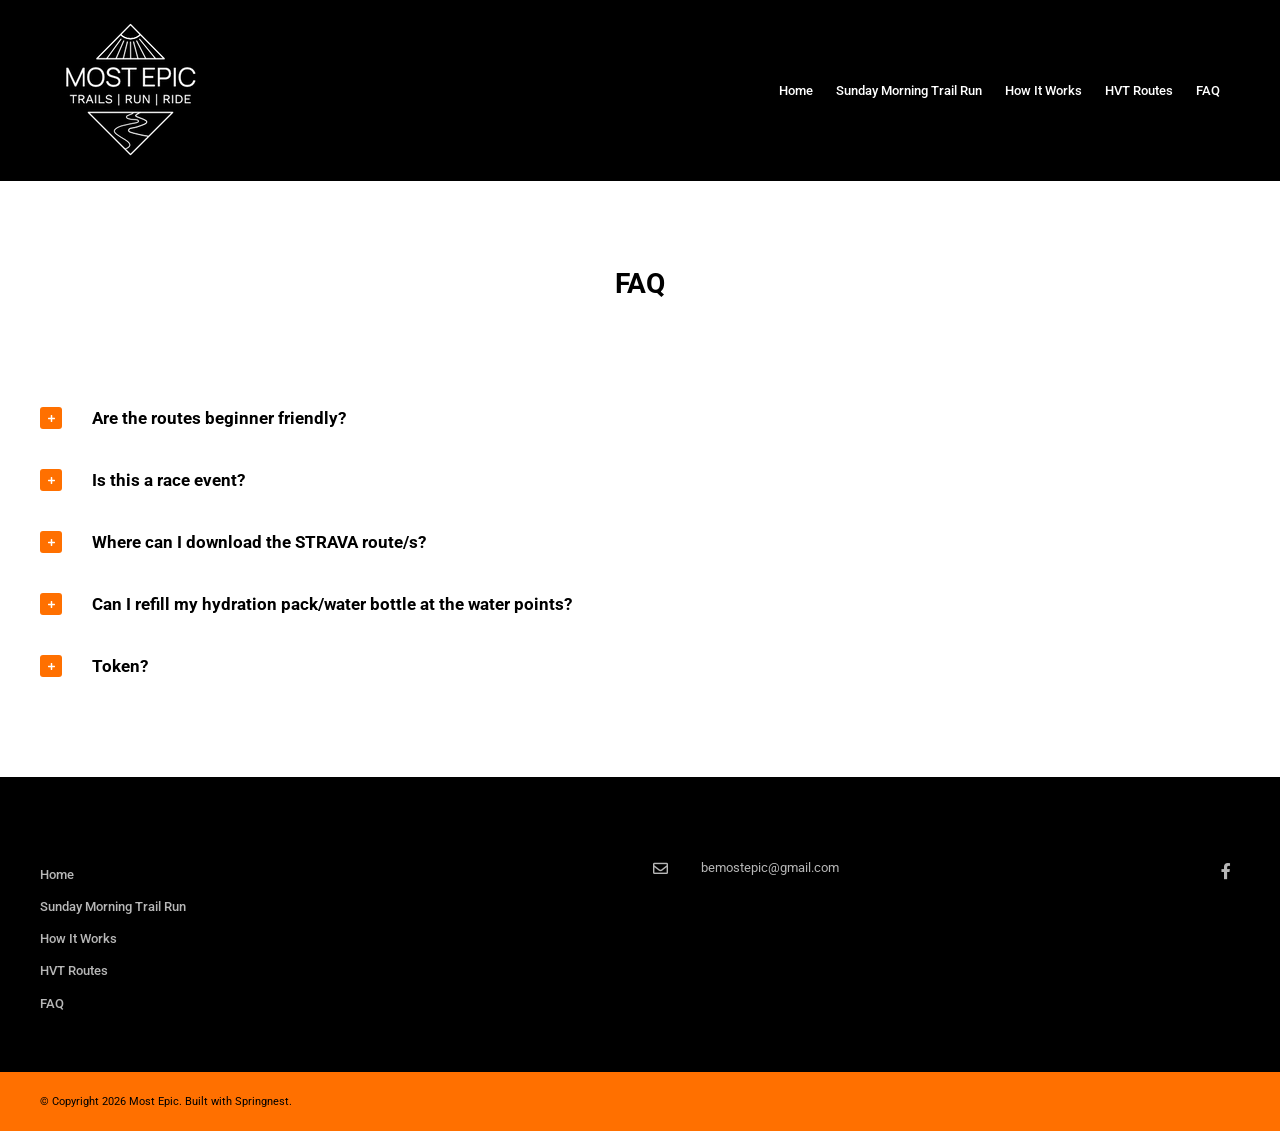
<file: pages/faq/index.html>
<!DOCTYPE html>

<html class="no-js" lang="en">
<head>
<meta charset="utf-8"/>
<meta content="noindex, nofollow" name="robots"/>
<script>document.documentElement.className=document.documentElement.className.replace(/\bno-js\b/,'js');;</script>
<script>window.snQ=window.snQ||[];window.snReady=window.snReady||function(f){window.snQ.push(f);};(function(){var drained=false;function runOne(f){try{f(window.jQuery);}catch(e){if(window.console&&window.console.error){window.console.error(e);}}}
function drain(){if(drained||!window.jQuery){return;}
drained=true;window.snReady=runOne;var q=window.snQ;window.snQ=[];for(var i=0;i<q.length;i++){runOne(q[i]);}}
if(document.readyState==='loading'){document.addEventListener('DOMContentLoaded',drain);}else{drain();}
window.addEventListener('load',drain);})();;</script>
<link href="../../assets/mostepic.springnest.com/media/img/1kn/v3_logo_only_1000x1000761a430.png" rel="icon"/>
<style type="text/css">@font-face {font-family:'Montserrat';font-style:normal;font-weight:400;src:url(../../assets/mostepic.springnest.com/cf-fonts/s/montserrat/5.2.8/cyrillic/400/normal.woff2);unicode-range:U+0301,U+0400-045F,U+0490-0491,U+04B0-04B1,U+2116;font-display:swap;}@font-face {font-family:'Montserrat';font-style:normal;font-weight:400;src:url(../../assets/mostepic.springnest.com/cf-fonts/s/montserrat/5.2.8/cyrillic-ext/400/normal.woff2);unicode-range:U+0460-052F,U+1C80-1C8A,U+20B4,U+2DE0-2DFF,U+A640-A69F,U+FE2E-FE2F;font-display:swap;}@font-face {font-family:'Montserrat';font-style:normal;font-weight:400;src:url(../../assets/mostepic.springnest.com/cf-fonts/s/montserrat/5.2.8/latin-ext/400/normal.woff2);unicode-range:U+0100-02BA,U+02BD-02C5,U+02C7-02CC,U+02CE-02D7,U+02DD-02FF,U+0304,U+0308,U+0329,U+1D00-1DBF,U+1E00-1E9F,U+1EF2-1EFF,U+2020,U+20A0-20AB,U+20AD-20C0,U+2113,U+2C60-2C7F,U+A720-A7FF;font-display:swap;}@font-face {font-family:'Montserrat';font-style:normal;font-weight:400;src:url(../../assets/mostepic.springnest.com/cf-fonts/s/montserrat/5.2.8/vietnamese/400/normal.woff2);unicode-range:U+0102-0103,U+0110-0111,U+0128-0129,U+0168-0169,U+01A0-01A1,U+01AF-01B0,U+0300-0301,U+0303-0304,U+0308-0309,U+0323,U+0329,U+1EA0-1EF9,U+20AB;font-display:swap;}@font-face {font-family:'Montserrat';font-style:normal;font-weight:400;src:url(../../assets/mostepic.springnest.com/cf-fonts/s/montserrat/5.2.8/latin/400/normal.woff2);unicode-range:U+0000-00FF,U+0131,U+0152-0153,U+02BB-02BC,U+02C6,U+02DA,U+02DC,U+0304,U+0308,U+0329,U+2000-206F,U+20AC,U+2122,U+2191,U+2193,U+2212,U+2215,U+FEFF,U+FFFD;font-display:swap;}@font-face {font-family:'Oswald';font-style:normal;font-weight:700;src:url(../../assets/mostepic.springnest.com/cf-fonts/s/oswald/5.2.8/cyrillic/700/normal.woff2);unicode-range:U+0301,U+0400-045F,U+0490-0491,U+04B0-04B1,U+2116;font-display:swap;}@font-face {font-family:'Oswald';font-style:normal;font-weight:700;src:url(../../assets/mostepic.springnest.com/cf-fonts/s/oswald/5.2.8/cyrillic-ext/700/normal.woff2);unicode-range:U+0460-052F,U+1C80-1C8A,U+20B4,U+2DE0-2DFF,U+A640-A69F,U+FE2E-FE2F;font-display:swap;}@font-face {font-family:'Oswald';font-style:normal;font-weight:700;src:url(../../assets/mostepic.springnest.com/cf-fonts/s/oswald/5.2.8/latin-ext/700/normal.woff2);unicode-range:U+0100-02BA,U+02BD-02C5,U+02C7-02CC,U+02CE-02D7,U+02DD-02FF,U+0304,U+0308,U+0329,U+1D00-1DBF,U+1E00-1E9F,U+1EF2-1EFF,U+2020,U+20A0-20AB,U+20AD-20C0,U+2113,U+2C60-2C7F,U+A720-A7FF;font-display:swap;}@font-face {font-family:'Oswald';font-style:normal;font-weight:700;src:url(../../assets/mostepic.springnest.com/cf-fonts/s/oswald/5.2.8/vietnamese/700/normal.woff2);unicode-range:U+0102-0103,U+0110-0111,U+0128-0129,U+0168-0169,U+01A0-01A1,U+01AF-01B0,U+0300-0301,U+0303-0304,U+0308-0309,U+0323,U+0329,U+1EA0-1EF9,U+20AB;font-display:swap;}@font-face {font-family:'Oswald';font-style:normal;font-weight:700;src:url(../../assets/mostepic.springnest.com/cf-fonts/s/oswald/5.2.8/latin/700/normal.woff2);unicode-range:U+0000-00FF,U+0131,U+0152-0153,U+02BB-02BC,U+02C6,U+02DA,U+02DC,U+0304,U+0308,U+0329,U+2000-206F,U+20AC,U+2122,U+2191,U+2193,U+2212,U+2215,U+FEFF,U+FFFD;font-display:swap;}@font-face {font-family:'Roboto';font-style:normal;font-weight:700;src:url(../../assets/mostepic.springnest.com/cf-fonts/s/roboto/5.2.10/math/700/normal.woff2);unicode-range:U+0302-0303,U+0305,U+0307-0308,U+0310,U+0312,U+0315,U+031A,U+0326-0327,U+032C,U+032F-0330,U+0332-0333,U+0338,U+033A,U+0346,U+034D,U+0391-03A1,U+03A3-03A9,U+03B1-03C9,U+03D1,U+03D5-03D6,U+03F0-03F1,U+03F4-03F5,U+2016-2017,U+2034-2038,U+203C,U+2040,U+2043,U+2047,U+2050,U+2057,U+205F,U+2070-2071,U+2074-208E,U+2090-209C,U+20D0-20DC,U+20E1,U+20E5-20EF,U+2100-2112,U+2114-2115,U+2117-2121,U+2123-214F,U+2190,U+2192,U+2194-21AE,U+21B0-21E5,U+21F1-21F2,U+21F4-2211,U+2213-2214,U+2216-22FF,U+2308-230B,U+2310,U+2319,U+231C-2321,U+2336-237A,U+237C,U+2395,U+239B-23B7,U+23D0,U+23DC-23E1,U+2474-2475,U+25AF,U+25B3,U+25B7,U+25BD,U+25C1,U+25CA,U+25CC,U+25FB,U+266D-266F,U+27C0-27FF,U+2900-2AFF,U+2B0E-2B11,U+2B30-2B4C,U+2BFE,U+3030,U+FF5B,U+FF5D,U+1D400-1D7FF,U+1EE00-1EEFF;font-display:swap;}@font-face {font-family:'Roboto';font-style:normal;font-weight:700;src:url(../../assets/mostepic.springnest.com/cf-fonts/s/roboto/5.2.10/latin/700/normal.woff2);unicode-range:U+0000-00FF,U+0131,U+0152-0153,U+02BB-02BC,U+02C6,U+02DA,U+02DC,U+0304,U+0308,U+0329,U+2000-206F,U+20AC,U+2122,U+2191,U+2193,U+2212,U+2215,U+FEFF,U+FFFD;font-display:swap;}@font-face {font-family:'Roboto';font-style:normal;font-weight:700;src:url(../../assets/mostepic.springnest.com/cf-fonts/s/roboto/5.2.10/greek-ext/700/normal.woff2);unicode-range:U+1F00-1FFF;font-display:swap;}@font-face {font-family:'Roboto';font-style:normal;font-weight:700;src:url(../../assets/mostepic.springnest.com/cf-fonts/s/roboto/5.2.10/cyrillic-ext/700/normal.woff2);unicode-range:U+0460-052F,U+1C80-1C8A,U+20B4,U+2DE0-2DFF,U+A640-A69F,U+FE2E-FE2F;font-display:swap;}@font-face {font-family:'Roboto';font-style:normal;font-weight:700;src:url(../../assets/mostepic.springnest.com/cf-fonts/s/roboto/5.2.10/greek/700/normal.woff2);unicode-range:U+0370-0377,U+037A-037F,U+0384-038A,U+038C,U+038E-03A1,U+03A3-03FF;font-display:swap;}@font-face {font-family:'Roboto';font-style:normal;font-weight:700;src:url(../../assets/mostepic.springnest.com/cf-fonts/s/roboto/5.2.10/cyrillic/700/normal.woff2);unicode-range:U+0301,U+0400-045F,U+0490-0491,U+04B0-04B1,U+2116;font-display:swap;}@font-face {font-family:'Roboto';font-style:normal;font-weight:700;src:url(../../assets/mostepic.springnest.com/cf-fonts/s/roboto/5.2.10/latin-ext/700/normal.woff2);unicode-range:U+0100-02BA,U+02BD-02C5,U+02C7-02CC,U+02CE-02D7,U+02DD-02FF,U+0304,U+0308,U+0329,U+1D00-1DBF,U+1E00-1E9F,U+1EF2-1EFF,U+2020,U+20A0-20AB,U+20AD-20C0,U+2113,U+2C60-2C7F,U+A720-A7FF;font-display:swap;}@font-face {font-family:'Roboto';font-style:normal;font-weight:700;src:url(../../assets/mostepic.springnest.com/cf-fonts/s/roboto/5.2.10/symbols/700/normal.woff2);unicode-range:U+0001-000C,U+000E-001F,U+007F-009F,U+20DD-20E0,U+20E2-20E4,U+2150-218F,U+2190,U+2192,U+2194-2199,U+21AF,U+21E6-21F0,U+21F3,U+2218-2219,U+2299,U+22C4-22C6,U+2300-243F,U+2440-244A,U+2460-24FF,U+25A0-27BF,U+2800-28FF,U+2921-2922,U+2981,U+29BF,U+29EB,U+2B00-2BFF,U+4DC0-4DFF,U+FFF9-FFFB,U+10140-1018E,U+10190-1019C,U+101A0,U+101D0-101FD,U+102E0-102FB,U+10E60-10E7E,U+1D2C0-1D2D3,U+1D2E0-1D37F,U+1F000-1F0FF,U+1F100-1F1AD,U+1F1E6-1F1FF,U+1F30D-1F30F,U+1F315,U+1F31C,U+1F31E,U+1F320-1F32C,U+1F336,U+1F378,U+1F37D,U+1F382,U+1F393-1F39F,U+1F3A7-1F3A8,U+1F3AC-1F3AF,U+1F3C2,U+1F3C4-1F3C6,U+1F3CA-1F3CE,U+1F3D4-1F3E0,U+1F3ED,U+1F3F1-1F3F3,U+1F3F5-1F3F7,U+1F408,U+1F415,U+1F41F,U+1F426,U+1F43F,U+1F441-1F442,U+1F444,U+1F446-1F449,U+1F44C-1F44E,U+1F453,U+1F46A,U+1F47D,U+1F4A3,U+1F4B0,U+1F4B3,U+1F4B9,U+1F4BB,U+1F4BF,U+1F4C8-1F4CB,U+1F4D6,U+1F4DA,U+1F4DF,U+1F4E3-1F4E6,U+1F4EA-1F4ED,U+1F4F7,U+1F4F9-1F4FB,U+1F4FD-1F4FE,U+1F503,U+1F507-1F50B,U+1F50D,U+1F512-1F513,U+1F53E-1F54A,U+1F54F-1F5FA,U+1F610,U+1F650-1F67F,U+1F687,U+1F68D,U+1F691,U+1F694,U+1F698,U+1F6AD,U+1F6B2,U+1F6B9-1F6BA,U+1F6BC,U+1F6C6-1F6CF,U+1F6D3-1F6D7,U+1F6E0-1F6EA,U+1F6F0-1F6F3,U+1F6F7-1F6FC,U+1F700-1F7FF,U+1F800-1F80B,U+1F810-1F847,U+1F850-1F859,U+1F860-1F887,U+1F890-1F8AD,U+1F8B0-1F8BB,U+1F8C0-1F8C1,U+1F900-1F90B,U+1F93B,U+1F946,U+1F984,U+1F996,U+1F9E9,U+1FA00-1FA6F,U+1FA70-1FA7C,U+1FA80-1FA89,U+1FA8F-1FAC6,U+1FACE-1FADC,U+1FADF-1FAE9,U+1FAF0-1FAF8,U+1FB00-1FBFF;font-display:swap;}@font-face {font-family:'Roboto';font-style:normal;font-weight:700;src:url(../../assets/mostepic.springnest.com/cf-fonts/s/roboto/5.2.10/vietnamese/700/normal.woff2);unicode-range:U+0102-0103,U+0110-0111,U+0128-0129,U+0168-0169,U+01A0-01A1,U+01AF-01B0,U+0300-0301,U+0303-0304,U+0308-0309,U+0323,U+0329,U+1EA0-1EF9,U+20AB;font-display:swap;}@font-face {font-family:'Roboto';font-style:normal;font-weight:400;src:url(../../assets/mostepic.springnest.com/cf-fonts/s/roboto/5.2.10/greek/400/normal.woff2);unicode-range:U+0370-0377,U+037A-037F,U+0384-038A,U+038C,U+038E-03A1,U+03A3-03FF;font-display:swap;}@font-face {font-family:'Roboto';font-style:normal;font-weight:400;src:url(../../assets/mostepic.springnest.com/cf-fonts/s/roboto/5.2.10/latin-ext/400/normal.woff2);unicode-range:U+0100-02BA,U+02BD-02C5,U+02C7-02CC,U+02CE-02D7,U+02DD-02FF,U+0304,U+0308,U+0329,U+1D00-1DBF,U+1E00-1E9F,U+1EF2-1EFF,U+2020,U+20A0-20AB,U+20AD-20C0,U+2113,U+2C60-2C7F,U+A720-A7FF;font-display:swap;}@font-face {font-family:'Roboto';font-style:normal;font-weight:400;src:url(../../assets/mostepic.springnest.com/cf-fonts/s/roboto/5.2.10/symbols/400/normal.woff2);unicode-range:U+0001-000C,U+000E-001F,U+007F-009F,U+20DD-20E0,U+20E2-20E4,U+2150-218F,U+2190,U+2192,U+2194-2199,U+21AF,U+21E6-21F0,U+21F3,U+2218-2219,U+2299,U+22C4-22C6,U+2300-243F,U+2440-244A,U+2460-24FF,U+25A0-27BF,U+2800-28FF,U+2921-2922,U+2981,U+29BF,U+29EB,U+2B00-2BFF,U+4DC0-4DFF,U+FFF9-FFFB,U+10140-1018E,U+10190-1019C,U+101A0,U+101D0-101FD,U+102E0-102FB,U+10E60-10E7E,U+1D2C0-1D2D3,U+1D2E0-1D37F,U+1F000-1F0FF,U+1F100-1F1AD,U+1F1E6-1F1FF,U+1F30D-1F30F,U+1F315,U+1F31C,U+1F31E,U+1F320-1F32C,U+1F336,U+1F378,U+1F37D,U+1F382,U+1F393-1F39F,U+1F3A7-1F3A8,U+1F3AC-1F3AF,U+1F3C2,U+1F3C4-1F3C6,U+1F3CA-1F3CE,U+1F3D4-1F3E0,U+1F3ED,U+1F3F1-1F3F3,U+1F3F5-1F3F7,U+1F408,U+1F415,U+1F41F,U+1F426,U+1F43F,U+1F441-1F442,U+1F444,U+1F446-1F449,U+1F44C-1F44E,U+1F453,U+1F46A,U+1F47D,U+1F4A3,U+1F4B0,U+1F4B3,U+1F4B9,U+1F4BB,U+1F4BF,U+1F4C8-1F4CB,U+1F4D6,U+1F4DA,U+1F4DF,U+1F4E3-1F4E6,U+1F4EA-1F4ED,U+1F4F7,U+1F4F9-1F4FB,U+1F4FD-1F4FE,U+1F503,U+1F507-1F50B,U+1F50D,U+1F512-1F513,U+1F53E-1F54A,U+1F54F-1F5FA,U+1F610,U+1F650-1F67F,U+1F687,U+1F68D,U+1F691,U+1F694,U+1F698,U+1F6AD,U+1F6B2,U+1F6B9-1F6BA,U+1F6BC,U+1F6C6-1F6CF,U+1F6D3-1F6D7,U+1F6E0-1F6EA,U+1F6F0-1F6F3,U+1F6F7-1F6FC,U+1F700-1F7FF,U+1F800-1F80B,U+1F810-1F847,U+1F850-1F859,U+1F860-1F887,U+1F890-1F8AD,U+1F8B0-1F8BB,U+1F8C0-1F8C1,U+1F900-1F90B,U+1F93B,U+1F946,U+1F984,U+1F996,U+1F9E9,U+1FA00-1FA6F,U+1FA70-1FA7C,U+1FA80-1FA89,U+1FA8F-1FAC6,U+1FACE-1FADC,U+1FADF-1FAE9,U+1FAF0-1FAF8,U+1FB00-1FBFF;font-display:swap;}@font-face {font-family:'Roboto';font-style:normal;font-weight:400;src:url(../../assets/mostepic.springnest.com/cf-fonts/s/roboto/5.2.10/cyrillic/400/normal.woff2);unicode-range:U+0301,U+0400-045F,U+0490-0491,U+04B0-04B1,U+2116;font-display:swap;}@font-face {font-family:'Roboto';font-style:normal;font-weight:400;src:url(../../assets/mostepic.springnest.com/cf-fonts/s/roboto/5.2.10/vietnamese/400/normal.woff2);unicode-range:U+0102-0103,U+0110-0111,U+0128-0129,U+0168-0169,U+01A0-01A1,U+01AF-01B0,U+0300-0301,U+0303-0304,U+0308-0309,U+0323,U+0329,U+1EA0-1EF9,U+20AB;font-display:swap;}@font-face {font-family:'Roboto';font-style:normal;font-weight:400;src:url(../../assets/mostepic.springnest.com/cf-fonts/s/roboto/5.2.10/greek-ext/400/normal.woff2);unicode-range:U+1F00-1FFF;font-display:swap;}@font-face {font-family:'Roboto';font-style:normal;font-weight:400;src:url(../../assets/mostepic.springnest.com/cf-fonts/s/roboto/5.2.10/cyrillic-ext/400/normal.woff2);unicode-range:U+0460-052F,U+1C80-1C8A,U+20B4,U+2DE0-2DFF,U+A640-A69F,U+FE2E-FE2F;font-display:swap;}@font-face {font-family:'Roboto';font-style:normal;font-weight:400;src:url(../../assets/mostepic.springnest.com/cf-fonts/s/roboto/5.2.10/latin/400/normal.woff2);unicode-range:U+0000-00FF,U+0131,U+0152-0153,U+02BB-02BC,U+02C6,U+02DA,U+02DC,U+0304,U+0308,U+0329,U+2000-206F,U+20AC,U+2122,U+2191,U+2193,U+2212,U+2215,U+FEFF,U+FFFD;font-display:swap;}@font-face {font-family:'Roboto';font-style:normal;font-weight:400;src:url(../../assets/mostepic.springnest.com/cf-fonts/s/roboto/5.2.10/math/400/normal.woff2);unicode-range:U+0302-0303,U+0305,U+0307-0308,U+0310,U+0312,U+0315,U+031A,U+0326-0327,U+032C,U+032F-0330,U+0332-0333,U+0338,U+033A,U+0346,U+034D,U+0391-03A1,U+03A3-03A9,U+03B1-03C9,U+03D1,U+03D5-03D6,U+03F0-03F1,U+03F4-03F5,U+2016-2017,U+2034-2038,U+203C,U+2040,U+2043,U+2047,U+2050,U+2057,U+205F,U+2070-2071,U+2074-208E,U+2090-209C,U+20D0-20DC,U+20E1,U+20E5-20EF,U+2100-2112,U+2114-2115,U+2117-2121,U+2123-214F,U+2190,U+2192,U+2194-21AE,U+21B0-21E5,U+21F1-21F2,U+21F4-2211,U+2213-2214,U+2216-22FF,U+2308-230B,U+2310,U+2319,U+231C-2321,U+2336-237A,U+237C,U+2395,U+239B-23B7,U+23D0,U+23DC-23E1,U+2474-2475,U+25AF,U+25B3,U+25B7,U+25BD,U+25C1,U+25CA,U+25CC,U+25FB,U+266D-266F,U+27C0-27FF,U+2900-2AFF,U+2B0E-2B11,U+2B30-2B4C,U+2BFE,U+3030,U+FF5B,U+FF5D,U+1D400-1D7FF,U+1EE00-1EEFF;font-display:swap;}@font-face {font-family:'Roboto';font-style:normal;font-weight:500;src:url(../../assets/mostepic.springnest.com/cf-fonts/s/roboto/5.2.10/cyrillic/500/normal.woff2);unicode-range:U+0301,U+0400-045F,U+0490-0491,U+04B0-04B1,U+2116;font-display:swap;}@font-face {font-family:'Roboto';font-style:normal;font-weight:500;src:url(../../assets/mostepic.springnest.com/cf-fonts/s/roboto/5.2.10/latin-ext/500/normal.woff2);unicode-range:U+0100-02BA,U+02BD-02C5,U+02C7-02CC,U+02CE-02D7,U+02DD-02FF,U+0304,U+0308,U+0329,U+1D00-1DBF,U+1E00-1E9F,U+1EF2-1EFF,U+2020,U+20A0-20AB,U+20AD-20C0,U+2113,U+2C60-2C7F,U+A720-A7FF;font-display:swap;}@font-face {font-family:'Roboto';font-style:normal;font-weight:500;src:url(../../assets/mostepic.springnest.com/cf-fonts/s/roboto/5.2.10/vietnamese/500/normal.woff2);unicode-range:U+0102-0103,U+0110-0111,U+0128-0129,U+0168-0169,U+01A0-01A1,U+01AF-01B0,U+0300-0301,U+0303-0304,U+0308-0309,U+0323,U+0329,U+1EA0-1EF9,U+20AB;font-display:swap;}@font-face {font-family:'Roboto';font-style:normal;font-weight:500;src:url(../../assets/mostepic.springnest.com/cf-fonts/s/roboto/5.2.10/math/500/normal.woff2);unicode-range:U+0302-0303,U+0305,U+0307-0308,U+0310,U+0312,U+0315,U+031A,U+0326-0327,U+032C,U+032F-0330,U+0332-0333,U+0338,U+033A,U+0346,U+034D,U+0391-03A1,U+03A3-03A9,U+03B1-03C9,U+03D1,U+03D5-03D6,U+03F0-03F1,U+03F4-03F5,U+2016-2017,U+2034-2038,U+203C,U+2040,U+2043,U+2047,U+2050,U+2057,U+205F,U+2070-2071,U+2074-208E,U+2090-209C,U+20D0-20DC,U+20E1,U+20E5-20EF,U+2100-2112,U+2114-2115,U+2117-2121,U+2123-214F,U+2190,U+2192,U+2194-21AE,U+21B0-21E5,U+21F1-21F2,U+21F4-2211,U+2213-2214,U+2216-22FF,U+2308-230B,U+2310,U+2319,U+231C-2321,U+2336-237A,U+237C,U+2395,U+239B-23B7,U+23D0,U+23DC-23E1,U+2474-2475,U+25AF,U+25B3,U+25B7,U+25BD,U+25C1,U+25CA,U+25CC,U+25FB,U+266D-266F,U+27C0-27FF,U+2900-2AFF,U+2B0E-2B11,U+2B30-2B4C,U+2BFE,U+3030,U+FF5B,U+FF5D,U+1D400-1D7FF,U+1EE00-1EEFF;font-display:swap;}@font-face {font-family:'Roboto';font-style:normal;font-weight:500;src:url(../../assets/mostepic.springnest.com/cf-fonts/s/roboto/5.2.10/latin/500/normal.woff2);unicode-range:U+0000-00FF,U+0131,U+0152-0153,U+02BB-02BC,U+02C6,U+02DA,U+02DC,U+0304,U+0308,U+0329,U+2000-206F,U+20AC,U+2122,U+2191,U+2193,U+2212,U+2215,U+FEFF,U+FFFD;font-display:swap;}@font-face {font-family:'Roboto';font-style:normal;font-weight:500;src:url(../../assets/mostepic.springnest.com/cf-fonts/s/roboto/5.2.10/cyrillic-ext/500/normal.woff2);unicode-range:U+0460-052F,U+1C80-1C8A,U+20B4,U+2DE0-2DFF,U+A640-A69F,U+FE2E-FE2F;font-display:swap;}@font-face {font-family:'Roboto';font-style:normal;font-weight:500;src:url(../../assets/mostepic.springnest.com/cf-fonts/s/roboto/5.2.10/greek-ext/500/normal.woff2);unicode-range:U+1F00-1FFF;font-display:swap;}@font-face {font-family:'Roboto';font-style:normal;font-weight:500;src:url(../../assets/mostepic.springnest.com/cf-fonts/s/roboto/5.2.10/symbols/500/normal.woff2);unicode-range:U+0001-000C,U+000E-001F,U+007F-009F,U+20DD-20E0,U+20E2-20E4,U+2150-218F,U+2190,U+2192,U+2194-2199,U+21AF,U+21E6-21F0,U+21F3,U+2218-2219,U+2299,U+22C4-22C6,U+2300-243F,U+2440-244A,U+2460-24FF,U+25A0-27BF,U+2800-28FF,U+2921-2922,U+2981,U+29BF,U+29EB,U+2B00-2BFF,U+4DC0-4DFF,U+FFF9-FFFB,U+10140-1018E,U+10190-1019C,U+101A0,U+101D0-101FD,U+102E0-102FB,U+10E60-10E7E,U+1D2C0-1D2D3,U+1D2E0-1D37F,U+1F000-1F0FF,U+1F100-1F1AD,U+1F1E6-1F1FF,U+1F30D-1F30F,U+1F315,U+1F31C,U+1F31E,U+1F320-1F32C,U+1F336,U+1F378,U+1F37D,U+1F382,U+1F393-1F39F,U+1F3A7-1F3A8,U+1F3AC-1F3AF,U+1F3C2,U+1F3C4-1F3C6,U+1F3CA-1F3CE,U+1F3D4-1F3E0,U+1F3ED,U+1F3F1-1F3F3,U+1F3F5-1F3F7,U+1F408,U+1F415,U+1F41F,U+1F426,U+1F43F,U+1F441-1F442,U+1F444,U+1F446-1F449,U+1F44C-1F44E,U+1F453,U+1F46A,U+1F47D,U+1F4A3,U+1F4B0,U+1F4B3,U+1F4B9,U+1F4BB,U+1F4BF,U+1F4C8-1F4CB,U+1F4D6,U+1F4DA,U+1F4DF,U+1F4E3-1F4E6,U+1F4EA-1F4ED,U+1F4F7,U+1F4F9-1F4FB,U+1F4FD-1F4FE,U+1F503,U+1F507-1F50B,U+1F50D,U+1F512-1F513,U+1F53E-1F54A,U+1F54F-1F5FA,U+1F610,U+1F650-1F67F,U+1F687,U+1F68D,U+1F691,U+1F694,U+1F698,U+1F6AD,U+1F6B2,U+1F6B9-1F6BA,U+1F6BC,U+1F6C6-1F6CF,U+1F6D3-1F6D7,U+1F6E0-1F6EA,U+1F6F0-1F6F3,U+1F6F7-1F6FC,U+1F700-1F7FF,U+1F800-1F80B,U+1F810-1F847,U+1F850-1F859,U+1F860-1F887,U+1F890-1F8AD,U+1F8B0-1F8BB,U+1F8C0-1F8C1,U+1F900-1F90B,U+1F93B,U+1F946,U+1F984,U+1F996,U+1F9E9,U+1FA00-1FA6F,U+1FA70-1FA7C,U+1FA80-1FA89,U+1FA8F-1FAC6,U+1FACE-1FADC,U+1FADF-1FAE9,U+1FAF0-1FAF8,U+1FB00-1FBFF;font-display:swap;}@font-face {font-family:'Roboto';font-style:normal;font-weight:500;src:url(../../assets/mostepic.springnest.com/cf-fonts/s/roboto/5.2.10/greek/500/normal.woff2);unicode-range:U+0370-0377,U+037A-037F,U+0384-038A,U+038C,U+038E-03A1,U+03A3-03FF;font-display:swap;}@font-face {font-family:'Roboto';font-style:normal;font-weight:400;src:url(../../assets/mostepic.springnest.com/cf-fonts/s/roboto/5.2.10/greek-ext/400/normal.woff2);unicode-range:U+1F00-1FFF;font-display:swap;}@font-face {font-family:'Roboto';font-style:normal;font-weight:400;src:url(../../assets/mostepic.springnest.com/cf-fonts/s/roboto/5.2.10/latin-ext/400/normal.woff2);unicode-range:U+0100-02BA,U+02BD-02C5,U+02C7-02CC,U+02CE-02D7,U+02DD-02FF,U+0304,U+0308,U+0329,U+1D00-1DBF,U+1E00-1E9F,U+1EF2-1EFF,U+2020,U+20A0-20AB,U+20AD-20C0,U+2113,U+2C60-2C7F,U+A720-A7FF;font-display:swap;}@font-face {font-family:'Roboto';font-style:normal;font-weight:400;src:url(../../assets/mostepic.springnest.com/cf-fonts/s/roboto/5.2.10/symbols/400/normal.woff2);unicode-range:U+0001-000C,U+000E-001F,U+007F-009F,U+20DD-20E0,U+20E2-20E4,U+2150-218F,U+2190,U+2192,U+2194-2199,U+21AF,U+21E6-21F0,U+21F3,U+2218-2219,U+2299,U+22C4-22C6,U+2300-243F,U+2440-244A,U+2460-24FF,U+25A0-27BF,U+2800-28FF,U+2921-2922,U+2981,U+29BF,U+29EB,U+2B00-2BFF,U+4DC0-4DFF,U+FFF9-FFFB,U+10140-1018E,U+10190-1019C,U+101A0,U+101D0-101FD,U+102E0-102FB,U+10E60-10E7E,U+1D2C0-1D2D3,U+1D2E0-1D37F,U+1F000-1F0FF,U+1F100-1F1AD,U+1F1E6-1F1FF,U+1F30D-1F30F,U+1F315,U+1F31C,U+1F31E,U+1F320-1F32C,U+1F336,U+1F378,U+1F37D,U+1F382,U+1F393-1F39F,U+1F3A7-1F3A8,U+1F3AC-1F3AF,U+1F3C2,U+1F3C4-1F3C6,U+1F3CA-1F3CE,U+1F3D4-1F3E0,U+1F3ED,U+1F3F1-1F3F3,U+1F3F5-1F3F7,U+1F408,U+1F415,U+1F41F,U+1F426,U+1F43F,U+1F441-1F442,U+1F444,U+1F446-1F449,U+1F44C-1F44E,U+1F453,U+1F46A,U+1F47D,U+1F4A3,U+1F4B0,U+1F4B3,U+1F4B9,U+1F4BB,U+1F4BF,U+1F4C8-1F4CB,U+1F4D6,U+1F4DA,U+1F4DF,U+1F4E3-1F4E6,U+1F4EA-1F4ED,U+1F4F7,U+1F4F9-1F4FB,U+1F4FD-1F4FE,U+1F503,U+1F507-1F50B,U+1F50D,U+1F512-1F513,U+1F53E-1F54A,U+1F54F-1F5FA,U+1F610,U+1F650-1F67F,U+1F687,U+1F68D,U+1F691,U+1F694,U+1F698,U+1F6AD,U+1F6B2,U+1F6B9-1F6BA,U+1F6BC,U+1F6C6-1F6CF,U+1F6D3-1F6D7,U+1F6E0-1F6EA,U+1F6F0-1F6F3,U+1F6F7-1F6FC,U+1F700-1F7FF,U+1F800-1F80B,U+1F810-1F847,U+1F850-1F859,U+1F860-1F887,U+1F890-1F8AD,U+1F8B0-1F8BB,U+1F8C0-1F8C1,U+1F900-1F90B,U+1F93B,U+1F946,U+1F984,U+1F996,U+1F9E9,U+1FA00-1FA6F,U+1FA70-1FA7C,U+1FA80-1FA89,U+1FA8F-1FAC6,U+1FACE-1FADC,U+1FADF-1FAE9,U+1FAF0-1FAF8,U+1FB00-1FBFF;font-display:swap;}@font-face {font-family:'Roboto';font-style:normal;font-weight:400;src:url(../../assets/mostepic.springnest.com/cf-fonts/s/roboto/5.2.10/math/400/normal.woff2);unicode-range:U+0302-0303,U+0305,U+0307-0308,U+0310,U+0312,U+0315,U+031A,U+0326-0327,U+032C,U+032F-0330,U+0332-0333,U+0338,U+033A,U+0346,U+034D,U+0391-03A1,U+03A3-03A9,U+03B1-03C9,U+03D1,U+03D5-03D6,U+03F0-03F1,U+03F4-03F5,U+2016-2017,U+2034-2038,U+203C,U+2040,U+2043,U+2047,U+2050,U+2057,U+205F,U+2070-2071,U+2074-208E,U+2090-209C,U+20D0-20DC,U+20E1,U+20E5-20EF,U+2100-2112,U+2114-2115,U+2117-2121,U+2123-214F,U+2190,U+2192,U+2194-21AE,U+21B0-21E5,U+21F1-21F2,U+21F4-2211,U+2213-2214,U+2216-22FF,U+2308-230B,U+2310,U+2319,U+231C-2321,U+2336-237A,U+237C,U+2395,U+239B-23B7,U+23D0,U+23DC-23E1,U+2474-2475,U+25AF,U+25B3,U+25B7,U+25BD,U+25C1,U+25CA,U+25CC,U+25FB,U+266D-266F,U+27C0-27FF,U+2900-2AFF,U+2B0E-2B11,U+2B30-2B4C,U+2BFE,U+3030,U+FF5B,U+FF5D,U+1D400-1D7FF,U+1EE00-1EEFF;font-display:swap;}@font-face {font-family:'Roboto';font-style:normal;font-weight:400;src:url(../../assets/mostepic.springnest.com/cf-fonts/s/roboto/5.2.10/latin/400/normal.woff2);unicode-range:U+0000-00FF,U+0131,U+0152-0153,U+02BB-02BC,U+02C6,U+02DA,U+02DC,U+0304,U+0308,U+0329,U+2000-206F,U+20AC,U+2122,U+2191,U+2193,U+2212,U+2215,U+FEFF,U+FFFD;font-display:swap;}@font-face {font-family:'Roboto';font-style:normal;font-weight:400;src:url(../../assets/mostepic.springnest.com/cf-fonts/s/roboto/5.2.10/greek/400/normal.woff2);unicode-range:U+0370-0377,U+037A-037F,U+0384-038A,U+038C,U+038E-03A1,U+03A3-03FF;font-display:swap;}@font-face {font-family:'Roboto';font-style:normal;font-weight:400;src:url(../../assets/mostepic.springnest.com/cf-fonts/s/roboto/5.2.10/cyrillic/400/normal.woff2);unicode-range:U+0301,U+0400-045F,U+0490-0491,U+04B0-04B1,U+2116;font-display:swap;}@font-face {font-family:'Roboto';font-style:normal;font-weight:400;src:url(../../assets/mostepic.springnest.com/cf-fonts/s/roboto/5.2.10/cyrillic-ext/400/normal.woff2);unicode-range:U+0460-052F,U+1C80-1C8A,U+20B4,U+2DE0-2DFF,U+A640-A69F,U+FE2E-FE2F;font-display:swap;}@font-face {font-family:'Roboto';font-style:normal;font-weight:400;src:url(../../assets/mostepic.springnest.com/cf-fonts/s/roboto/5.2.10/vietnamese/400/normal.woff2);unicode-range:U+0102-0103,U+0110-0111,U+0128-0129,U+0168-0169,U+01A0-01A1,U+01AF-01B0,U+0300-0301,U+0303-0304,U+0308-0309,U+0323,U+0329,U+1EA0-1EF9,U+20AB;font-display:swap;}@font-face {font-family:'Roboto';font-style:italic;font-weight:400;src:url(../../assets/mostepic.springnest.com/cf-fonts/s/roboto/5.2.10/cyrillic-ext/400/italic.woff2);unicode-range:U+0460-052F,U+1C80-1C8A,U+20B4,U+2DE0-2DFF,U+A640-A69F,U+FE2E-FE2F;font-display:swap;}@font-face {font-family:'Roboto';font-style:italic;font-weight:400;src:url(../../assets/mostepic.springnest.com/cf-fonts/s/roboto/5.2.10/greek-ext/400/italic.woff2);unicode-range:U+1F00-1FFF;font-display:swap;}@font-face {font-family:'Roboto';font-style:italic;font-weight:400;src:url(../../assets/mostepic.springnest.com/cf-fonts/s/roboto/5.2.10/latin-ext/400/italic.woff2);unicode-range:U+0100-02BA,U+02BD-02C5,U+02C7-02CC,U+02CE-02D7,U+02DD-02FF,U+0304,U+0308,U+0329,U+1D00-1DBF,U+1E00-1E9F,U+1EF2-1EFF,U+2020,U+20A0-20AB,U+20AD-20C0,U+2113,U+2C60-2C7F,U+A720-A7FF;font-display:swap;}@font-face {font-family:'Roboto';font-style:italic;font-weight:400;src:url(../../assets/mostepic.springnest.com/cf-fonts/s/roboto/5.2.10/greek/400/italic.woff2);unicode-range:U+0370-0377,U+037A-037F,U+0384-038A,U+038C,U+038E-03A1,U+03A3-03FF;font-display:swap;}@font-face {font-family:'Roboto';font-style:italic;font-weight:400;src:url(../../assets/mostepic.springnest.com/cf-fonts/s/roboto/5.2.10/latin/400/italic.woff2);unicode-range:U+0000-00FF,U+0131,U+0152-0153,U+02BB-02BC,U+02C6,U+02DA,U+02DC,U+0304,U+0308,U+0329,U+2000-206F,U+20AC,U+2122,U+2191,U+2193,U+2212,U+2215,U+FEFF,U+FFFD;font-display:swap;}@font-face {font-family:'Roboto';font-style:italic;font-weight:400;src:url(../../assets/mostepic.springnest.com/cf-fonts/s/roboto/5.2.10/math/400/italic.woff2);unicode-range:U+0302-0303,U+0305,U+0307-0308,U+0310,U+0312,U+0315,U+031A,U+0326-0327,U+032C,U+032F-0330,U+0332-0333,U+0338,U+033A,U+0346,U+034D,U+0391-03A1,U+03A3-03A9,U+03B1-03C9,U+03D1,U+03D5-03D6,U+03F0-03F1,U+03F4-03F5,U+2016-2017,U+2034-2038,U+203C,U+2040,U+2043,U+2047,U+2050,U+2057,U+205F,U+2070-2071,U+2074-208E,U+2090-209C,U+20D0-20DC,U+20E1,U+20E5-20EF,U+2100-2112,U+2114-2115,U+2117-2121,U+2123-214F,U+2190,U+2192,U+2194-21AE,U+21B0-21E5,U+21F1-21F2,U+21F4-2211,U+2213-2214,U+2216-22FF,U+2308-230B,U+2310,U+2319,U+231C-2321,U+2336-237A,U+237C,U+2395,U+239B-23B7,U+23D0,U+23DC-23E1,U+2474-2475,U+25AF,U+25B3,U+25B7,U+25BD,U+25C1,U+25CA,U+25CC,U+25FB,U+266D-266F,U+27C0-27FF,U+2900-2AFF,U+2B0E-2B11,U+2B30-2B4C,U+2BFE,U+3030,U+FF5B,U+FF5D,U+1D400-1D7FF,U+1EE00-1EEFF;font-display:swap;}@font-face {font-family:'Roboto';font-style:italic;font-weight:400;src:url(../../assets/mostepic.springnest.com/cf-fonts/s/roboto/5.2.10/symbols/400/italic.woff2);unicode-range:U+0001-000C,U+000E-001F,U+007F-009F,U+20DD-20E0,U+20E2-20E4,U+2150-218F,U+2190,U+2192,U+2194-2199,U+21AF,U+21E6-21F0,U+21F3,U+2218-2219,U+2299,U+22C4-22C6,U+2300-243F,U+2440-244A,U+2460-24FF,U+25A0-27BF,U+2800-28FF,U+2921-2922,U+2981,U+29BF,U+29EB,U+2B00-2BFF,U+4DC0-4DFF,U+FFF9-FFFB,U+10140-1018E,U+10190-1019C,U+101A0,U+101D0-101FD,U+102E0-102FB,U+10E60-10E7E,U+1D2C0-1D2D3,U+1D2E0-1D37F,U+1F000-1F0FF,U+1F100-1F1AD,U+1F1E6-1F1FF,U+1F30D-1F30F,U+1F315,U+1F31C,U+1F31E,U+1F320-1F32C,U+1F336,U+1F378,U+1F37D,U+1F382,U+1F393-1F39F,U+1F3A7-1F3A8,U+1F3AC-1F3AF,U+1F3C2,U+1F3C4-1F3C6,U+1F3CA-1F3CE,U+1F3D4-1F3E0,U+1F3ED,U+1F3F1-1F3F3,U+1F3F5-1F3F7,U+1F408,U+1F415,U+1F41F,U+1F426,U+1F43F,U+1F441-1F442,U+1F444,U+1F446-1F449,U+1F44C-1F44E,U+1F453,U+1F46A,U+1F47D,U+1F4A3,U+1F4B0,U+1F4B3,U+1F4B9,U+1F4BB,U+1F4BF,U+1F4C8-1F4CB,U+1F4D6,U+1F4DA,U+1F4DF,U+1F4E3-1F4E6,U+1F4EA-1F4ED,U+1F4F7,U+1F4F9-1F4FB,U+1F4FD-1F4FE,U+1F503,U+1F507-1F50B,U+1F50D,U+1F512-1F513,U+1F53E-1F54A,U+1F54F-1F5FA,U+1F610,U+1F650-1F67F,U+1F687,U+1F68D,U+1F691,U+1F694,U+1F698,U+1F6AD,U+1F6B2,U+1F6B9-1F6BA,U+1F6BC,U+1F6C6-1F6CF,U+1F6D3-1F6D7,U+1F6E0-1F6EA,U+1F6F0-1F6F3,U+1F6F7-1F6FC,U+1F700-1F7FF,U+1F800-1F80B,U+1F810-1F847,U+1F850-1F859,U+1F860-1F887,U+1F890-1F8AD,U+1F8B0-1F8BB,U+1F8C0-1F8C1,U+1F900-1F90B,U+1F93B,U+1F946,U+1F984,U+1F996,U+1F9E9,U+1FA00-1FA6F,U+1FA70-1FA7C,U+1FA80-1FA89,U+1FA8F-1FAC6,U+1FACE-1FADC,U+1FADF-1FAE9,U+1FAF0-1FAF8,U+1FB00-1FBFF;font-display:swap;}@font-face {font-family:'Roboto';font-style:italic;font-weight:400;src:url(../../assets/mostepic.springnest.com/cf-fonts/s/roboto/5.2.10/vietnamese/400/italic.woff2);unicode-range:U+0102-0103,U+0110-0111,U+0128-0129,U+0168-0169,U+01A0-01A1,U+01AF-01B0,U+0300-0301,U+0303-0304,U+0308-0309,U+0323,U+0329,U+1EA0-1EF9,U+20AB;font-display:swap;}@font-face {font-family:'Roboto';font-style:italic;font-weight:400;src:url(../../assets/mostepic.springnest.com/cf-fonts/s/roboto/5.2.10/cyrillic/400/italic.woff2);unicode-range:U+0301,U+0400-045F,U+0490-0491,U+04B0-04B1,U+2116;font-display:swap;}@font-face {font-family:'Roboto';font-style:normal;font-weight:700;src:url(../../assets/mostepic.springnest.com/cf-fonts/s/roboto/5.2.10/latin-ext/700/normal.woff2);unicode-range:U+0100-02BA,U+02BD-02C5,U+02C7-02CC,U+02CE-02D7,U+02DD-02FF,U+0304,U+0308,U+0329,U+1D00-1DBF,U+1E00-1E9F,U+1EF2-1EFF,U+2020,U+20A0-20AB,U+20AD-20C0,U+2113,U+2C60-2C7F,U+A720-A7FF;font-display:swap;}@font-face {font-family:'Roboto';font-style:normal;font-weight:700;src:url(../../assets/mostepic.springnest.com/cf-fonts/s/roboto/5.2.10/cyrillic-ext/700/normal.woff2);unicode-range:U+0460-052F,U+1C80-1C8A,U+20B4,U+2DE0-2DFF,U+A640-A69F,U+FE2E-FE2F;font-display:swap;}@font-face {font-family:'Roboto';font-style:normal;font-weight:700;src:url(../../assets/mostepic.springnest.com/cf-fonts/s/roboto/5.2.10/latin/700/normal.woff2);unicode-range:U+0000-00FF,U+0131,U+0152-0153,U+02BB-02BC,U+02C6,U+02DA,U+02DC,U+0304,U+0308,U+0329,U+2000-206F,U+20AC,U+2122,U+2191,U+2193,U+2212,U+2215,U+FEFF,U+FFFD;font-display:swap;}@font-face {font-family:'Roboto';font-style:normal;font-weight:700;src:url(../../assets/mostepic.springnest.com/cf-fonts/s/roboto/5.2.10/symbols/700/normal.woff2);unicode-range:U+0001-000C,U+000E-001F,U+007F-009F,U+20DD-20E0,U+20E2-20E4,U+2150-218F,U+2190,U+2192,U+2194-2199,U+21AF,U+21E6-21F0,U+21F3,U+2218-2219,U+2299,U+22C4-22C6,U+2300-243F,U+2440-244A,U+2460-24FF,U+25A0-27BF,U+2800-28FF,U+2921-2922,U+2981,U+29BF,U+29EB,U+2B00-2BFF,U+4DC0-4DFF,U+FFF9-FFFB,U+10140-1018E,U+10190-1019C,U+101A0,U+101D0-101FD,U+102E0-102FB,U+10E60-10E7E,U+1D2C0-1D2D3,U+1D2E0-1D37F,U+1F000-1F0FF,U+1F100-1F1AD,U+1F1E6-1F1FF,U+1F30D-1F30F,U+1F315,U+1F31C,U+1F31E,U+1F320-1F32C,U+1F336,U+1F378,U+1F37D,U+1F382,U+1F393-1F39F,U+1F3A7-1F3A8,U+1F3AC-1F3AF,U+1F3C2,U+1F3C4-1F3C6,U+1F3CA-1F3CE,U+1F3D4-1F3E0,U+1F3ED,U+1F3F1-1F3F3,U+1F3F5-1F3F7,U+1F408,U+1F415,U+1F41F,U+1F426,U+1F43F,U+1F441-1F442,U+1F444,U+1F446-1F449,U+1F44C-1F44E,U+1F453,U+1F46A,U+1F47D,U+1F4A3,U+1F4B0,U+1F4B3,U+1F4B9,U+1F4BB,U+1F4BF,U+1F4C8-1F4CB,U+1F4D6,U+1F4DA,U+1F4DF,U+1F4E3-1F4E6,U+1F4EA-1F4ED,U+1F4F7,U+1F4F9-1F4FB,U+1F4FD-1F4FE,U+1F503,U+1F507-1F50B,U+1F50D,U+1F512-1F513,U+1F53E-1F54A,U+1F54F-1F5FA,U+1F610,U+1F650-1F67F,U+1F687,U+1F68D,U+1F691,U+1F694,U+1F698,U+1F6AD,U+1F6B2,U+1F6B9-1F6BA,U+1F6BC,U+1F6C6-1F6CF,U+1F6D3-1F6D7,U+1F6E0-1F6EA,U+1F6F0-1F6F3,U+1F6F7-1F6FC,U+1F700-1F7FF,U+1F800-1F80B,U+1F810-1F847,U+1F850-1F859,U+1F860-1F887,U+1F890-1F8AD,U+1F8B0-1F8BB,U+1F8C0-1F8C1,U+1F900-1F90B,U+1F93B,U+1F946,U+1F984,U+1F996,U+1F9E9,U+1FA00-1FA6F,U+1FA70-1FA7C,U+1FA80-1FA89,U+1FA8F-1FAC6,U+1FACE-1FADC,U+1FADF-1FAE9,U+1FAF0-1FAF8,U+1FB00-1FBFF;font-display:swap;}@font-face {font-family:'Roboto';font-style:normal;font-weight:700;src:url(../../assets/mostepic.springnest.com/cf-fonts/s/roboto/5.2.10/vietnamese/700/normal.woff2);unicode-range:U+0102-0103,U+0110-0111,U+0128-0129,U+0168-0169,U+01A0-01A1,U+01AF-01B0,U+0300-0301,U+0303-0304,U+0308-0309,U+0323,U+0329,U+1EA0-1EF9,U+20AB;font-display:swap;}@font-face {font-family:'Roboto';font-style:normal;font-weight:700;src:url(../../assets/mostepic.springnest.com/cf-fonts/s/roboto/5.2.10/greek/700/normal.woff2);unicode-range:U+0370-0377,U+037A-037F,U+0384-038A,U+038C,U+038E-03A1,U+03A3-03FF;font-display:swap;}@font-face {font-family:'Roboto';font-style:normal;font-weight:700;src:url(../../assets/mostepic.springnest.com/cf-fonts/s/roboto/5.2.10/cyrillic/700/normal.woff2);unicode-range:U+0301,U+0400-045F,U+0490-0491,U+04B0-04B1,U+2116;font-display:swap;}@font-face {font-family:'Roboto';font-style:normal;font-weight:700;src:url(../../assets/mostepic.springnest.com/cf-fonts/s/roboto/5.2.10/greek-ext/700/normal.woff2);unicode-range:U+1F00-1FFF;font-display:swap;}@font-face {font-family:'Roboto';font-style:normal;font-weight:700;src:url(../../assets/mostepic.springnest.com/cf-fonts/s/roboto/5.2.10/math/700/normal.woff2);unicode-range:U+0302-0303,U+0305,U+0307-0308,U+0310,U+0312,U+0315,U+031A,U+0326-0327,U+032C,U+032F-0330,U+0332-0333,U+0338,U+033A,U+0346,U+034D,U+0391-03A1,U+03A3-03A9,U+03B1-03C9,U+03D1,U+03D5-03D6,U+03F0-03F1,U+03F4-03F5,U+2016-2017,U+2034-2038,U+203C,U+2040,U+2043,U+2047,U+2050,U+2057,U+205F,U+2070-2071,U+2074-208E,U+2090-209C,U+20D0-20DC,U+20E1,U+20E5-20EF,U+2100-2112,U+2114-2115,U+2117-2121,U+2123-214F,U+2190,U+2192,U+2194-21AE,U+21B0-21E5,U+21F1-21F2,U+21F4-2211,U+2213-2214,U+2216-22FF,U+2308-230B,U+2310,U+2319,U+231C-2321,U+2336-237A,U+237C,U+2395,U+239B-23B7,U+23D0,U+23DC-23E1,U+2474-2475,U+25AF,U+25B3,U+25B7,U+25BD,U+25C1,U+25CA,U+25CC,U+25FB,U+266D-266F,U+27C0-27FF,U+2900-2AFF,U+2B0E-2B11,U+2B30-2B4C,U+2BFE,U+3030,U+FF5B,U+FF5D,U+1D400-1D7FF,U+1EE00-1EEFF;font-display:swap;}@font-face {font-family:'Roboto';font-style:italic;font-weight:700;src:url(../../assets/mostepic.springnest.com/cf-fonts/s/roboto/5.2.10/cyrillic-ext/700/italic.woff2);unicode-range:U+0460-052F,U+1C80-1C8A,U+20B4,U+2DE0-2DFF,U+A640-A69F,U+FE2E-FE2F;font-display:swap;}@font-face {font-family:'Roboto';font-style:italic;font-weight:700;src:url(../../assets/mostepic.springnest.com/cf-fonts/s/roboto/5.2.10/vietnamese/700/italic.woff2);unicode-range:U+0102-0103,U+0110-0111,U+0128-0129,U+0168-0169,U+01A0-01A1,U+01AF-01B0,U+0300-0301,U+0303-0304,U+0308-0309,U+0323,U+0329,U+1EA0-1EF9,U+20AB;font-display:swap;}@font-face {font-family:'Roboto';font-style:italic;font-weight:700;src:url(../../assets/mostepic.springnest.com/cf-fonts/s/roboto/5.2.10/math/700/italic.woff2);unicode-range:U+0302-0303,U+0305,U+0307-0308,U+0310,U+0312,U+0315,U+031A,U+0326-0327,U+032C,U+032F-0330,U+0332-0333,U+0338,U+033A,U+0346,U+034D,U+0391-03A1,U+03A3-03A9,U+03B1-03C9,U+03D1,U+03D5-03D6,U+03F0-03F1,U+03F4-03F5,U+2016-2017,U+2034-2038,U+203C,U+2040,U+2043,U+2047,U+2050,U+2057,U+205F,U+2070-2071,U+2074-208E,U+2090-209C,U+20D0-20DC,U+20E1,U+20E5-20EF,U+2100-2112,U+2114-2115,U+2117-2121,U+2123-214F,U+2190,U+2192,U+2194-21AE,U+21B0-21E5,U+21F1-21F2,U+21F4-2211,U+2213-2214,U+2216-22FF,U+2308-230B,U+2310,U+2319,U+231C-2321,U+2336-237A,U+237C,U+2395,U+239B-23B7,U+23D0,U+23DC-23E1,U+2474-2475,U+25AF,U+25B3,U+25B7,U+25BD,U+25C1,U+25CA,U+25CC,U+25FB,U+266D-266F,U+27C0-27FF,U+2900-2AFF,U+2B0E-2B11,U+2B30-2B4C,U+2BFE,U+3030,U+FF5B,U+FF5D,U+1D400-1D7FF,U+1EE00-1EEFF;font-display:swap;}@font-face {font-family:'Roboto';font-style:italic;font-weight:700;src:url(../../assets/mostepic.springnest.com/cf-fonts/s/roboto/5.2.10/greek-ext/700/italic.woff2);unicode-range:U+1F00-1FFF;font-display:swap;}@font-face {font-family:'Roboto';font-style:italic;font-weight:700;src:url(../../assets/mostepic.springnest.com/cf-fonts/s/roboto/5.2.10/latin/700/italic.woff2);unicode-range:U+0000-00FF,U+0131,U+0152-0153,U+02BB-02BC,U+02C6,U+02DA,U+02DC,U+0304,U+0308,U+0329,U+2000-206F,U+20AC,U+2122,U+2191,U+2193,U+2212,U+2215,U+FEFF,U+FFFD;font-display:swap;}@font-face {font-family:'Roboto';font-style:italic;font-weight:700;src:url(../../assets/mostepic.springnest.com/cf-fonts/s/roboto/5.2.10/greek/700/italic.woff2);unicode-range:U+0370-0377,U+037A-037F,U+0384-038A,U+038C,U+038E-03A1,U+03A3-03FF;font-display:swap;}@font-face {font-family:'Roboto';font-style:italic;font-weight:700;src:url(../../assets/mostepic.springnest.com/cf-fonts/s/roboto/5.2.10/symbols/700/italic.woff2);unicode-range:U+0001-000C,U+000E-001F,U+007F-009F,U+20DD-20E0,U+20E2-20E4,U+2150-218F,U+2190,U+2192,U+2194-2199,U+21AF,U+21E6-21F0,U+21F3,U+2218-2219,U+2299,U+22C4-22C6,U+2300-243F,U+2440-244A,U+2460-24FF,U+25A0-27BF,U+2800-28FF,U+2921-2922,U+2981,U+29BF,U+29EB,U+2B00-2BFF,U+4DC0-4DFF,U+FFF9-FFFB,U+10140-1018E,U+10190-1019C,U+101A0,U+101D0-101FD,U+102E0-102FB,U+10E60-10E7E,U+1D2C0-1D2D3,U+1D2E0-1D37F,U+1F000-1F0FF,U+1F100-1F1AD,U+1F1E6-1F1FF,U+1F30D-1F30F,U+1F315,U+1F31C,U+1F31E,U+1F320-1F32C,U+1F336,U+1F378,U+1F37D,U+1F382,U+1F393-1F39F,U+1F3A7-1F3A8,U+1F3AC-1F3AF,U+1F3C2,U+1F3C4-1F3C6,U+1F3CA-1F3CE,U+1F3D4-1F3E0,U+1F3ED,U+1F3F1-1F3F3,U+1F3F5-1F3F7,U+1F408,U+1F415,U+1F41F,U+1F426,U+1F43F,U+1F441-1F442,U+1F444,U+1F446-1F449,U+1F44C-1F44E,U+1F453,U+1F46A,U+1F47D,U+1F4A3,U+1F4B0,U+1F4B3,U+1F4B9,U+1F4BB,U+1F4BF,U+1F4C8-1F4CB,U+1F4D6,U+1F4DA,U+1F4DF,U+1F4E3-1F4E6,U+1F4EA-1F4ED,U+1F4F7,U+1F4F9-1F4FB,U+1F4FD-1F4FE,U+1F503,U+1F507-1F50B,U+1F50D,U+1F512-1F513,U+1F53E-1F54A,U+1F54F-1F5FA,U+1F610,U+1F650-1F67F,U+1F687,U+1F68D,U+1F691,U+1F694,U+1F698,U+1F6AD,U+1F6B2,U+1F6B9-1F6BA,U+1F6BC,U+1F6C6-1F6CF,U+1F6D3-1F6D7,U+1F6E0-1F6EA,U+1F6F0-1F6F3,U+1F6F7-1F6FC,U+1F700-1F7FF,U+1F800-1F80B,U+1F810-1F847,U+1F850-1F859,U+1F860-1F887,U+1F890-1F8AD,U+1F8B0-1F8BB,U+1F8C0-1F8C1,U+1F900-1F90B,U+1F93B,U+1F946,U+1F984,U+1F996,U+1F9E9,U+1FA00-1FA6F,U+1FA70-1FA7C,U+1FA80-1FA89,U+1FA8F-1FAC6,U+1FACE-1FADC,U+1FADF-1FAE9,U+1FAF0-1FAF8,U+1FB00-1FBFF;font-display:swap;}@font-face {font-family:'Roboto';font-style:italic;font-weight:700;src:url(../../assets/mostepic.springnest.com/cf-fonts/s/roboto/5.2.10/latin-ext/700/italic.woff2);unicode-range:U+0100-02BA,U+02BD-02C5,U+02C7-02CC,U+02CE-02D7,U+02DD-02FF,U+0304,U+0308,U+0329,U+1D00-1DBF,U+1E00-1E9F,U+1EF2-1EFF,U+2020,U+20A0-20AB,U+20AD-20C0,U+2113,U+2C60-2C7F,U+A720-A7FF;font-display:swap;}@font-face {font-family:'Roboto';font-style:italic;font-weight:700;src:url(../../assets/mostepic.springnest.com/cf-fonts/s/roboto/5.2.10/cyrillic/700/italic.woff2);unicode-range:U+0301,U+0400-045F,U+0490-0491,U+04B0-04B1,U+2116;font-display:swap;}@font-face {font-family:'Roboto';font-style:normal;font-weight:300;src:url(../../assets/mostepic.springnest.com/cf-fonts/s/roboto/5.2.10/math/300/normal.woff2);unicode-range:U+0302-0303,U+0305,U+0307-0308,U+0310,U+0312,U+0315,U+031A,U+0326-0327,U+032C,U+032F-0330,U+0332-0333,U+0338,U+033A,U+0346,U+034D,U+0391-03A1,U+03A3-03A9,U+03B1-03C9,U+03D1,U+03D5-03D6,U+03F0-03F1,U+03F4-03F5,U+2016-2017,U+2034-2038,U+203C,U+2040,U+2043,U+2047,U+2050,U+2057,U+205F,U+2070-2071,U+2074-208E,U+2090-209C,U+20D0-20DC,U+20E1,U+20E5-20EF,U+2100-2112,U+2114-2115,U+2117-2121,U+2123-214F,U+2190,U+2192,U+2194-21AE,U+21B0-21E5,U+21F1-21F2,U+21F4-2211,U+2213-2214,U+2216-22FF,U+2308-230B,U+2310,U+2319,U+231C-2321,U+2336-237A,U+237C,U+2395,U+239B-23B7,U+23D0,U+23DC-23E1,U+2474-2475,U+25AF,U+25B3,U+25B7,U+25BD,U+25C1,U+25CA,U+25CC,U+25FB,U+266D-266F,U+27C0-27FF,U+2900-2AFF,U+2B0E-2B11,U+2B30-2B4C,U+2BFE,U+3030,U+FF5B,U+FF5D,U+1D400-1D7FF,U+1EE00-1EEFF;font-display:swap;}@font-face {font-family:'Roboto';font-style:normal;font-weight:300;src:url(../../assets/mostepic.springnest.com/cf-fonts/s/roboto/5.2.10/latin-ext/300/normal.woff2);unicode-range:U+0100-02BA,U+02BD-02C5,U+02C7-02CC,U+02CE-02D7,U+02DD-02FF,U+0304,U+0308,U+0329,U+1D00-1DBF,U+1E00-1E9F,U+1EF2-1EFF,U+2020,U+20A0-20AB,U+20AD-20C0,U+2113,U+2C60-2C7F,U+A720-A7FF;font-display:swap;}@font-face {font-family:'Roboto';font-style:normal;font-weight:300;src:url(../../assets/mostepic.springnest.com/cf-fonts/s/roboto/5.2.10/cyrillic/300/normal.woff2);unicode-range:U+0301,U+0400-045F,U+0490-0491,U+04B0-04B1,U+2116;font-display:swap;}@font-face {font-family:'Roboto';font-style:normal;font-weight:300;src:url(../../assets/mostepic.springnest.com/cf-fonts/s/roboto/5.2.10/cyrillic-ext/300/normal.woff2);unicode-range:U+0460-052F,U+1C80-1C8A,U+20B4,U+2DE0-2DFF,U+A640-A69F,U+FE2E-FE2F;font-display:swap;}@font-face {font-family:'Roboto';font-style:normal;font-weight:300;src:url(../../assets/mostepic.springnest.com/cf-fonts/s/roboto/5.2.10/symbols/300/normal.woff2);unicode-range:U+0001-000C,U+000E-001F,U+007F-009F,U+20DD-20E0,U+20E2-20E4,U+2150-218F,U+2190,U+2192,U+2194-2199,U+21AF,U+21E6-21F0,U+21F3,U+2218-2219,U+2299,U+22C4-22C6,U+2300-243F,U+2440-244A,U+2460-24FF,U+25A0-27BF,U+2800-28FF,U+2921-2922,U+2981,U+29BF,U+29EB,U+2B00-2BFF,U+4DC0-4DFF,U+FFF9-FFFB,U+10140-1018E,U+10190-1019C,U+101A0,U+101D0-101FD,U+102E0-102FB,U+10E60-10E7E,U+1D2C0-1D2D3,U+1D2E0-1D37F,U+1F000-1F0FF,U+1F100-1F1AD,U+1F1E6-1F1FF,U+1F30D-1F30F,U+1F315,U+1F31C,U+1F31E,U+1F320-1F32C,U+1F336,U+1F378,U+1F37D,U+1F382,U+1F393-1F39F,U+1F3A7-1F3A8,U+1F3AC-1F3AF,U+1F3C2,U+1F3C4-1F3C6,U+1F3CA-1F3CE,U+1F3D4-1F3E0,U+1F3ED,U+1F3F1-1F3F3,U+1F3F5-1F3F7,U+1F408,U+1F415,U+1F41F,U+1F426,U+1F43F,U+1F441-1F442,U+1F444,U+1F446-1F449,U+1F44C-1F44E,U+1F453,U+1F46A,U+1F47D,U+1F4A3,U+1F4B0,U+1F4B3,U+1F4B9,U+1F4BB,U+1F4BF,U+1F4C8-1F4CB,U+1F4D6,U+1F4DA,U+1F4DF,U+1F4E3-1F4E6,U+1F4EA-1F4ED,U+1F4F7,U+1F4F9-1F4FB,U+1F4FD-1F4FE,U+1F503,U+1F507-1F50B,U+1F50D,U+1F512-1F513,U+1F53E-1F54A,U+1F54F-1F5FA,U+1F610,U+1F650-1F67F,U+1F687,U+1F68D,U+1F691,U+1F694,U+1F698,U+1F6AD,U+1F6B2,U+1F6B9-1F6BA,U+1F6BC,U+1F6C6-1F6CF,U+1F6D3-1F6D7,U+1F6E0-1F6EA,U+1F6F0-1F6F3,U+1F6F7-1F6FC,U+1F700-1F7FF,U+1F800-1F80B,U+1F810-1F847,U+1F850-1F859,U+1F860-1F887,U+1F890-1F8AD,U+1F8B0-1F8BB,U+1F8C0-1F8C1,U+1F900-1F90B,U+1F93B,U+1F946,U+1F984,U+1F996,U+1F9E9,U+1FA00-1FA6F,U+1FA70-1FA7C,U+1FA80-1FA89,U+1FA8F-1FAC6,U+1FACE-1FADC,U+1FADF-1FAE9,U+1FAF0-1FAF8,U+1FB00-1FBFF;font-display:swap;}@font-face {font-family:'Roboto';font-style:normal;font-weight:300;src:url(../../assets/mostepic.springnest.com/cf-fonts/s/roboto/5.2.10/vietnamese/300/normal.woff2);unicode-range:U+0102-0103,U+0110-0111,U+0128-0129,U+0168-0169,U+01A0-01A1,U+01AF-01B0,U+0300-0301,U+0303-0304,U+0308-0309,U+0323,U+0329,U+1EA0-1EF9,U+20AB;font-display:swap;}@font-face {font-family:'Roboto';font-style:normal;font-weight:300;src:url(../../assets/mostepic.springnest.com/cf-fonts/s/roboto/5.2.10/greek/300/normal.woff2);unicode-range:U+0370-0377,U+037A-037F,U+0384-038A,U+038C,U+038E-03A1,U+03A3-03FF;font-display:swap;}@font-face {font-family:'Roboto';font-style:normal;font-weight:300;src:url(../../assets/mostepic.springnest.com/cf-fonts/s/roboto/5.2.10/latin/300/normal.woff2);unicode-range:U+0000-00FF,U+0131,U+0152-0153,U+02BB-02BC,U+02C6,U+02DA,U+02DC,U+0304,U+0308,U+0329,U+2000-206F,U+20AC,U+2122,U+2191,U+2193,U+2212,U+2215,U+FEFF,U+FFFD;font-display:swap;}@font-face {font-family:'Roboto';font-style:normal;font-weight:300;src:url(../../assets/mostepic.springnest.com/cf-fonts/s/roboto/5.2.10/greek-ext/300/normal.woff2);unicode-range:U+1F00-1FFF;font-display:swap;}</style>
<noscript><link href="../../assets/fonts.googleapis.com/css-41bc94bdaa.css" rel="stylesheet"/></noscript>



<title>FAQ - Most Epic</title>
<meta content="" name="description"/>
<meta content="width=device-width, initial-scale=1" name="viewport"/>
<meta content="telephone=no" name="format-detection"/>
<link href="https://mostepic.vorpal.digital/pages/faq/" rel="canonical"/>
<script type="application/ld+json">{"@context":"https://schema.org","@graph":[{"@type":"LocalBusiness","@id":"https://mostepic.vorpal.digital/#organization","name":"Most Epic","url":"https://mostepic.vorpal.digital/","logo":"https://mostepic.vorpal.digital/assets/b-cdn.springnest.com/media/img/1kn/logod72bd38-aea7945cd2.png","image":["https://mostepic.vorpal.digital/assets/b-cdn.springnest.com/media/img/1kn/logod72bd38-aea7945cd2.png"],"geo":{"@type":"GeoCoordinates","latitude":-25.781688,"longitude":28.388683},"email":"bemostepic@gmail.com","sameAs":["https://www.facebook.com/profile.php?id=61579419755031"],"potentialAction":{"@type":"ReserveAction","target":{"@type":"EntryPoint","urlTemplate":"https://chat.whatsapp.com/KJSJ4vc2d5w1RvkFvCfgeq?mode=gi_t"}}},{"@type":"WebSite","@id":"https://mostepic.vorpal.digital/#website","name":"Most Epic","url":"https://mostepic.vorpal.digital/","publisher":{"@id":"https://mostepic.vorpal.digital/#organization"}},{"@type":"WebPage","@id":"https://mostepic.vorpal.digital/pages/faq/#webpage","url":"https://mostepic.vorpal.digital/pages/faq/","name":"FAQ","isPartOf":{"@id":"https://mostepic.vorpal.digital/#website"}}]}</script>
<meta content="summary_large_image" name="twitter:card"/>
<meta content="FAQ - Most Epic" name="twitter:title"/>
<meta content="" name="twitter:description"/>
<meta content="https://mostepic.vorpal.digital/pages/faq/" property="og:url"/>
<meta content="205541306225909" property="fb:app_id"/>
<meta content="FAQ - Most Epic" property="og:title"/>
<meta content="" property="og:description"/>
<meta content="website" property="og:type"/>


<link href="../../assets/b-cdn.springnest.com/static/CACHE/css/output.5e533613f09f.css" rel="stylesheet"/>
<link as="font" href="../../assets/b-cdn.springnest.com/static/fontawesome/5.15.3/webfonts/fa-solid-900.woff2" rel="preload" type="font/woff2"/>
<link href="../../assets/b-cdn.springnest.com/static/fontawesome/5.15.3/css/all.css" rel="stylesheet"/>
<link href="../../assets/b-cdn.springnest.com/static/CACHE/css/output.85577f4f4e79.css" rel="stylesheet"/>
<link href="../../assets/b-cdn.springnest.com/static/CACHE/css/output.11034998c801.css" rel="stylesheet"/>
<meta content="iuKjeHxlkrhJOZ_73kApt9H4bIMBLJn4jr4cc5Y_OPs" name="google-site-verification"/>
<script>var snSupportsImageSetType=(function(){var probe=document.createElement('div');probe.style.backgroundImage='image-set(url("data:,a") type("image/avif"), url("data:,b") type("image/webp"))';return probe.style.backgroundImage.indexOf('image-set')!==-1;})();function snResolveBgSrcset(el,needed){var attr=el.getAttribute('data-bg-srcset');if(!attr){return;}
var cands=attr.split(',');var url=null,urlW=Infinity,largest=null,largestW=0;for(var i=0;i<cands.length;i++){var parts=cands[i].replace(/^\s+/,'').split(/\s+/);var cw=parseInt(parts[1],10)||0;if(cw>=needed&&cw<urlW){url=parts[0];urlW=cw;}
if(cw>largestW){largest=parts[0];largestW=cw;}}
var chosen=url||largest;if(chosen){var avifable=false;var avif=chosen+(chosen.indexOf('?')===-1?'?':'&')+'format=avif';var usingSet=snSupportsImageSetType&&avifable;if(usingSet){el.style.backgroundImage='image-set(url("'+avif+'") type("image/avif"), url("'+chosen+'") type("image/webp"))';}else{el.style.backgroundImage="url('"+chosen+"')";}
var pre=new Image();pre.src=usingSet?avif:chosen;if(pre.decode){pre.decode().catch(function(){if(usingSet){var preFallback=new Image();preFallback.src=chosen;if(preFallback.decode){preFallback.decode().catch(function(){});}}});}}
el.removeAttribute('data-bg-srcset');}
window.snResolveBgSrcset=snResolveBgSrcset;;</script>
<script src="../../assets/b-cdn.springnest.com/static/CACHE/js/output.369a4f9b4eea.js"></script>

</head>
<body class="large-secondary-buttons large-mobile-font nav-style-exp nav-hover-effect-fade sn-page-type-5 sn-page-type-not1 other-slider-layout-ful allow-wide-header wide-layout hide-image-borders hide-slider-text-dropshadow button-shape-rounded button-style-solid button-style-secondary-underline notification-format-tab notification-bubble-right notification-colours-theme notification-bubble-icon-show sn-site-has-whatsapp-launcher sn-site-whatsapp-launcher-plain sn-site-whatsapp-launcher-right sn-site-whatsapp-launcher-mobile-only" id="sn-page-id-70809">



<div class="sticky-header">
<div class="sticky-header-nav">
<ul class="stickynav">
<li>
<a href="../../index.html">Home</a>
</li>
<li>
<a href="../sunday-morning-trail-run/index.html">Sunday Morning Trail Run</a>
</li>
<li>
<a href="../how-it-works/index.html">How It Works</a>
</li>
<li>
<a href="../hvt-routes/index.html">HVT Routes</a>
</li>
<li>
<a href="index.html">FAQ</a>
</li>

</ul>
</div>
<div class="sticky-header-booking">

</div>
</div>
<header>
<div class="mobile-header">
<div class="mobile-topbar">

<button aria-label="Click to show mobile navigation" class="mobile-nav-button hamburger hamburger--squeeze" type="button">
<span class="hamburger-box">
<span class="hamburger-inner"></span>
</span>
</button>
</div>
<div class="mobile-header-panel mobile-header-panel-menu">
<div class="mobile-header-panel-inner">
<ul class="clearfix" id="mobilenav">
<li>
<a href="../../index.html" title="Home">Home</a>
</li>
<li>
<a href="../sunday-morning-trail-run/index.html" title="Sunday Morning Trail Run - Hazeldean Valley Trails">Sunday Morning Trail Run</a>
</li>
<li>
<a href="../how-it-works/index.html" title="How It Works">How It Works</a>
</li>
<li>
<a href="../hvt-routes/index.html" title="HVT Routes">HVT Routes</a>
</li>
<li>
<a href="index.html" title="FAQ">FAQ</a>
</li>

</ul>
<ul class="social-accounts">

<li><a aria-label="Facebook" class="socicon fab fa-facebook-f" href="https://www.facebook.com/profile.php?id=61579419755031" rel="nofollow noreferrer" target="_blank"></a></li>
</ul>
</div>
</div>
</div>
<div class="header-flat header-flat-c hide-masthead">
<div class="nav-flex" id="nav-wrapper">
<div class="inner">
<div class="book-now-button-flex-wrapper">

</div>
<div id="logo-wrapper">
<div id="logo-tab">
<a href="../../index.html" title="Most Epic">
<img alt="Most Epic" class="responsive" height="153" sizes="(min-width: 150px) 150px, 100vw" src="../../assets/b-cdn.springnest.com/media/img/1kn/logod72bd38-82daf71828.png" srcset="../../assets/b-cdn.springnest.com/media/img/1kn/logod72bd38-82daf71828.png 150w, ../../assets/b-cdn.springnest.com/media/img/1kn/logod72bd38-aea7945cd2.png 240w" style="width: 150px; max-width: 100%;" width="150"/>
</a>
</div>
</div>
<div class="floaty-nav">
<div aria-hidden="true" class="clearfix color-1-background color-30" id="navlabel">
<a class="btn btn-navbar color-30" data-target=".nav-collapse" data-toggle="collapse" href="index.html" rel="nofollow">
<span class="navlabeltext">Menu</span>
<span class="icon-bars">
<span class="icon-bar"></span>
<span class="icon-bar"></span>
<span class="icon-bar"></span>
</span>
</a>
</div>
<ul class="clearfix" id="nav">
<li>
<a href="../../index.html">Home</a>
</li>
<li>
<a href="../sunday-morning-trail-run/index.html">Sunday Morning Trail Run</a>
</li>
<li>
<a href="../how-it-works/index.html">How It Works</a>
</li>
<li>
<a href="../hvt-routes/index.html">HVT Routes</a>
</li>
<li>
<a href="index.html">FAQ</a>
</li>

</ul>
</div>
</div>
</div>
</div>
<div class="limiter clearfix">
<div id="titlebar-bottom">
<div class="logo-space"></div>
<div class="logo-container with-social-links">
<a href="../../index.html" title="Most Epic">
<img alt="Most Epic" class="responsive" height="153" sizes="(min-width: 150px) 150px, 100vw" src="../../assets/b-cdn.springnest.com/media/img/1kn/logod72bd38-82daf71828.png" srcset="../../assets/b-cdn.springnest.com/media/img/1kn/logod72bd38-82daf71828.png 150w, ../../assets/b-cdn.springnest.com/media/img/1kn/logod72bd38-aea7945cd2.png 240w" style="width: 150px; max-width: 100%;" width="150"/>
</a>
</div>
</div>
</div>
</header>
<div id="main" role="main">
<div id="main-inner">
<div class="basicinfosection-id-15341 basicinfosection">
<div class="limiter textsection-inner">
<h1 class="homepage-heading textblock-align-center">FAQ</h1>
</div>
</div>
<div class="blocksection-id-15342 blocksection blocksection-style-a">
<div class="limiter">
<div class="featured-accordion accordion-toggle-icon-plus accordion-toggle-style-button accordion-toggle-position-left" data-autoclose="true">
<div class="featured-accordion-item no-image block-has-text">
<div class="featured-accordion-item-header featured-area-text-align-l">
<i class="featured-accordion-item-switch fas fa-plus"></i>
<h3>Are the routes beginner friendly?</h3>
</div>
<div class="featured-accordion-item-content">
<div class="featured-area-text featured-area-text-align-l">
<div class="featured-area-text-inner">
<div class="prose longform-readmore" data-collapsed-height="68">
<p>The 5KM route is the least technical and offers an excellent introduction to trail running.</p>
<p>The 10KM and 15KM routes are not overly technical, but do require a higher level of fitness to complete by cut-off (11h00).</p>
</div>
<div class="cta-row">
</div>
</div>
</div>
</div>
</div>
<div class="featured-accordion-item no-image block-has-text">
<div class="featured-accordion-item-header featured-area-text-align-l">
<i class="featured-accordion-item-switch fas fa-plus"></i>
<h3>Is this a race event?</h3>
</div>
<div class="featured-accordion-item-content">
<div class="featured-area-text featured-area-text-align-l">
<div class="featured-area-text-inner">
<div class="prose longform-readmore" data-collapsed-height="68">
<p>No, the Sunday Morning Trail Run is better described as a supported time trial event. We provide the convenience of marked routes and water points.</p>
</div>
<div class="cta-row">
</div>
</div>
</div>
</div>
</div>
<div class="featured-accordion-item no-image block-has-text">
<div class="featured-accordion-item-header featured-area-text-align-l">
<i class="featured-accordion-item-switch fas fa-plus"></i>
<h3>Where can I download the STRAVA route/s?</h3>
</div>
<div class="featured-accordion-item-content">
<div class="featured-area-text featured-area-text-align-l">
<div class="featured-area-text-inner">
<div class="prose longform-readmore" data-collapsed-height="68">
<p>Please open any of the following links*:</p>
<ul>
<li><a href="https://www.strava.com/routes/3391842033108870886" rel="noopener" target="_blank">MOST EPIC 5KM</a></li>
<li><a href="https://www.strava.com/routes/3391848088860285436" rel="noopener" target="_blank">MOST EPIC 10KM</a></li>
<li><a href="https://www.strava.com/routes/3391848497798287078" rel="noopener" target="_blank">MOST EPIC 15KM</a></li>
</ul>
<p>(* It's easier to join the <a href="https://www.strava.com/clubs/mostepic" rel="noopener" target="_blank">MOST EPIC STRAVA Club</a> and then save the routes from there.)</p>
<p>(<strong><em>Disclaimer</em></strong>: STRAVA Routes apply automated smoothing and are not trail accurate - <strong>always</strong> follow the red boot print and split boards.)</p>
</div>
<div class="cta-row">
</div>
</div>
</div>
</div>
</div>
<div class="featured-accordion-item no-image block-has-text">
<div class="featured-accordion-item-header featured-area-text-align-l">
<i class="featured-accordion-item-switch fas fa-plus"></i>
<h3>Can I refill my hydration pack/water bottle at the water points?</h3>
</div>
<div class="featured-accordion-item-content">
<div class="featured-area-text featured-area-text-align-l">
<div class="featured-area-text-inner">
<div class="prose longform-readmore" data-collapsed-height="68">
<p>Yes.</p>
</div>
<div class="cta-row">
</div>
</div>
</div>
</div>
</div>
<div class="featured-accordion-item no-image block-has-text">
<div class="featured-accordion-item-header featured-area-text-align-l">
<i class="featured-accordion-item-switch fas fa-plus"></i>
<h3>Token?</h3>
</div>
<div class="featured-accordion-item-content">
<div class="featured-area-text featured-area-text-align-l">
<div class="featured-area-text-inner">
<div class="prose longform-readmore" data-collapsed-height="68">
<p>The Sunday Morning Trail Run is not a traditional competitive event - there is a stronger focus on facilitating training, fitness and well-being - but we still see the value in providing participants with something to commemorate the session.</p>
<p>Our tokens are varied and will change from time to time - button badges, fridge magnets, stickers, medals - all themed to the event and venue, something novel to remember the day by.</p>
</div>
<div class="cta-row">
</div>
</div>
</div>
</div>
</div>
</div>
</div>
</div>
</div>
</div>
<footer>
<div id="thickfooter">
<div class="limiter color-48-background color-49">
<div class="thickfooter-cols">
<div class="thickfooter-col footernav-col">
<ul>
<li><a class="color-49 color-50-hover" href="../../index.html" title="Home">Home</a></li>
<li><a class="color-49 color-50-hover" href="../sunday-morning-trail-run/index.html" title="Sunday Morning Trail Run - Hazeldean Valley Trails">Sunday Morning Trail Run</a></li>
<li><a class="color-49 color-50-hover" href="../how-it-works/index.html" title="How It Works">How It Works</a></li>
<li><a class="color-49 color-50-hover" href="../hvt-routes/index.html" title="HVT Routes">HVT Routes</a></li>
<li><a class="color-49 color-50-hover" href="index.html" title="FAQ">FAQ</a></li>

</ul>
</div>
<div class="thickfooter-col footernav-col">
<ul>
</ul>
</div>
<div class="thickfooter-col thickfooter-contact">
<div class="address-section">
<div class="address-sub-section">
<div class="address-icon color-49">
<i class="icon-envelope-alt far fa-envelope"></i>
</div>
<div class="address-section-details">
<span><a class="color-49 color-50-hover" href="mailto:bemostepic@gmail.com" rel="nofollow noreferrer" target="_blank">bemostepic@gmail.com</a></span>
</div>
</div>
</div>
</div>
<div class="thickfooter-col thickfooter-social">
<ul class="social-accounts">
<li><a aria-label="Facebook" class="socicon fab fa-facebook-f color-49 color-50-hover" href="https://www.facebook.com/profile.php?id=61579419755031" rel="nofollow noreferrer" target="_blank"></a></li>
</ul>
</div>
</div>
</div>
</div>
<div class="color-58" id="footer-bottom">
<div class="limiter color-57-background color-58 clearfix">
<p>© Copyright 2026 Most Epic.

             Built with <a href="https://springnest.com?utm_source=mostepic.springnest.com&amp;utm_medium=Clients&amp;utm_campaign=ClientSites&amp;utm_content=Built+with+Springnest" rel="nofollow noreferrer" target="_blank">Springnest</a>.

            

            

            

            

            

            

            </p>
</div>
</div>
</footer>
<div class="offcanvas-overlay"></div>

<div aria-hidden="true" class="pswp" role="dialog" tabindex="-1">

<div class="pswp__bg"></div>

<div class="pswp__scroll-wrap">

<div class="pswp__container">
<div class="pswp__item"></div>
<div class="pswp__item"></div>
<div class="pswp__item"></div>
</div>

<div class="pswp__ui pswp__ui--hidden">
<div class="pswp__top-bar">

<div class="pswp__counter"></div>
<button aria-label="Close (Esc)" class="pswp__button pswp__button--close" title="Close (Esc)"></button>

<button aria-label="Toggle fullscreen" class="pswp__button pswp__button--fs" title="Toggle fullscreen"></button>
<button aria-label="Zoom in/out" class="pswp__button pswp__button--zoom" title="Zoom in/out"></button>


<div class="pswp__preloader">
<div class="pswp__preloader__icn">
<div class="pswp__preloader__cut">
<div class="pswp__preloader__donut"></div>
</div>
</div>
</div>
</div>
<div class="pswp__share-modal pswp__share-modal--hidden pswp__single-tap">
<div class="pswp__share-tooltip"></div>
</div>
<button aria-label="Previous (arrow left)" class="pswp__button pswp__button--arrow--left" title="Previous (arrow left)">
</button>
<button aria-label="Next (arrow right)" class="pswp__button pswp__button--arrow--right" title="Next (arrow right)">
</button>
<div class="pswp__caption">
<div class="pswp__caption__center"></div>
</div>
</div>
</div>
</div>
<script src="../../assets/b-cdn.springnest.com/static/client/js/libs/jquery-1.7.1.min.js"></script>
<script>function setCookie(name,value,days){var expires="";if(days){var date=new Date();date.setTime(date.getTime()+(days*24*60*60*1000));expires="; expires="+date.toUTCString();}
document.cookie=name+"="+(value||"")+expires+"; path=/";}
function getCookie(name){var nameEQ=name+"=";var ca=document.cookie.split(';');for(var i=0;i<ca.length;i++){var c=ca[i];while(c.charAt(0)==' ')c=c.substring(1,c.length);if(c.indexOf(nameEQ)==0)return c.substring(nameEQ.length,c.length);}
return null;}
function eraseCookie(name){document.cookie=name+'=; Max-Age=-99999999;';};</script>


<script>var springlang='';var slidersDirectionNav=false;;</script>
<script>window.dateformat="yy-mm-dd";;</script>
<script src="../../assets/b-cdn.springnest.com/static/CACHE/js/output.2bcdaf2098d6.js"></script>
<script src="../../assets/b-cdn.springnest.com/static/CACHE/js/output.1832b47b2adc.js"></script>
<script src="../../assets/b-cdn.springnest.com/static/CACHE/js/output.edb530ca1b41.js"></script>

<script>"function"!==typeof Object.create&&(Object.create=function(f){function g(){}g.prototype=f;return new g});(function(f,g,k){var l={init:function(a,b){this.$elem=f(b);this.options=f.extend({},f.fn.owlCarousel.options,this.$elem.data(),a);this.userOptions=a;this.loadContent()},loadContent:function(){function a(a){var d,e="";if("function"===typeof b.options.jsonSuccess)b.options.jsonSuccess.apply(this,[a]);else{for(d in a.owl)a.owl.hasOwnProperty(d)&&(e+=a.owl[d].item);b.$elem.html(e)}b.logIn()}var b=this,e;"function"===typeof b.options.beforeInit&&b.options.beforeInit.apply(this,[b.$elem]);"string"===typeof b.options.jsonPath?(e=b.options.jsonPath,f.getJSON(e,a)):b.logIn()},logIn:function(){this.$elem.data("owl-originalStyles",this.$elem.attr("style"));this.$elem.data("owl-originalClasses",this.$elem.attr("class"));this.$elem.css({opacity:0});this.orignalItems=this.options.items;this.checkBrowser();this.wrapperWidth=0;this.checkVisible=null;this.setVars()},setVars:function(){if(0===this.$elem.children().length)return!1;this.baseClass();this.eventTypes();this.$userItems=this.$elem.children();this.itemsAmount=this.$userItems.length;this.wrapItems();this.$owlItems=this.$elem.find(".owl-item");this.$owlWrapper=this.$elem.find(".owl-wrapper");this.playDirection="next";this.prevItem=0;this.prevArr=[0];this.currentItem=0;this.customEvents();this.onStartup()},onStartup:function(){this.updateItems();this.calculateAll();this.buildControls();this.updateControls();this.response();this.moveEvents();this.stopOnHover();this.owlStatus();!1!==this.options.transitionStyle&&this.transitionTypes(this.options.transitionStyle);!0===this.options.autoPlay&&(this.options.autoPlay=5E3);this.play();this.$elem.find(".owl-wrapper").css("display","block");this.$elem.is(":visible")?this.$elem.css("opacity",1):this.watchVisibility();this.onstartup=!1;this.eachMoveUpdate();"function"===typeof this.options.afterInit&&this.options.afterInit.apply(this,[this.$elem])},eachMoveUpdate:function(){!0===this.options.lazyLoad&&this.lazyLoad();!0===this.options.autoHeight&&this.autoHeight();this.onVisibleItems();"function"===typeof this.options.afterAction&&this.options.afterAction.apply(this,[this.$elem])},updateVars:function(){"function"===typeof this.options.beforeUpdate&&this.options.beforeUpdate.apply(this,[this.$elem]);this.watchVisibility();this.updateItems();this.calculateAll();this.updatePosition();this.updateControls();this.eachMoveUpdate();"function"===typeof this.options.afterUpdate&&this.options.afterUpdate.apply(this,[this.$elem])},reload:function(){var a=this;g.setTimeout(function(){a.updateVars()},0)},watchVisibility:function(){var a=this;if(!1===a.$elem.is(":visible"))a.$elem.css({opacity:0}),g.clearInterval(a.autoPlayInterval),g.clearInterval(a.checkVisible);else return!1;a.checkVisible=g.setInterval(function(){a.$elem.is(":visible")&&(a.reload(),a.$elem.animate({opacity:1},200),g.clearInterval(a.checkVisible))},500)},wrapItems:function(){this.$userItems.wrapAll('<div class="owl-wrapper">').wrap('<div class="owl-item"></div>');this.$elem.find(".owl-wrapper").wrap('<div class="owl-wrapper-outer">');this.wrapperOuter=this.$elem.find(".owl-wrapper-outer");this.$elem.css("display","block")},baseClass:function(){var a=this.$elem.hasClass(this.options.baseClass),b=this.$elem.hasClass(this.options.theme);a||this.$elem.addClass(this.options.baseClass);b||this.$elem.addClass(this.options.theme)},updateItems:function(){var a,b;if(!1===this.options.responsive)return!1;if(!0===this.options.singleItem)return this.options.items=this.orignalItems=1,this.options.itemsCustom=!1,this.options.itemsDesktop=!1,this.options.itemsDesktopSmall=!1,this.options.itemsTablet=!1,this.options.itemsTabletSmall=!1,this.options.itemsMobile=!1;a=f(this.options.responsiveBaseWidth).width();a>(this.options.itemsDesktop[0]||this.orignalItems)&&(this.options.items=this.orignalItems);if(!1!==this.options.itemsCustom)for(this.options.itemsCustom.sort(function(a,b){return a[0]-b[0]}),b=0;b<this.options.itemsCustom.length;b+=1)this.options.itemsCustom[b][0]<=a&&(this.options.items=this.options.itemsCustom[b][1]);else a<=this.options.itemsDesktop[0]&&!1!==this.options.itemsDesktop&&(this.options.items=this.options.itemsDesktop[1]),a<=this.options.itemsDesktopSmall[0]&&!1!==this.options.itemsDesktopSmall&&(this.options.items=this.options.itemsDesktopSmall[1]),a<=this.options.itemsTablet[0]&&!1!==this.options.itemsTablet&&(this.options.items=this.options.itemsTablet[1]),a<=this.options.itemsTabletSmall[0]&&!1!==this.options.itemsTabletSmall&&(this.options.items=this.options.itemsTabletSmall[1]),a<=this.options.itemsMobile[0]&&!1!==this.options.itemsMobile&&(this.options.items=this.options.itemsMobile[1]);this.options.items>this.itemsAmount&&!0===this.options.itemsScaleUp&&(this.options.items=this.itemsAmount)},response:function(){var a=this,b,e;if(!0!==a.options.responsive)return!1;e=f(g).width();a.resizer=function(){f(g).width()!==e&&(!1!==a.options.autoPlay&&g.clearInterval(a.autoPlayInterval),g.clearTimeout(b),b=g.setTimeout(function(){e=f(g).width();a.updateVars()},a.options.responsiveRefreshRate))};f(g).resize(a.resizer)},updatePosition:function(){this.jumpTo(this.currentItem);!1!==this.options.autoPlay&&this.checkAp()},appendItemsSizes:function(){var a=this,b=0,e=a.itemsAmount-a.options.items;a.$owlItems.each(function(c){var d=f(this);d.css({width:a.itemWidth}).data("owl-item",Number(c));if(0===c%a.options.items||c===e)c>e||(b+=1);d.data("owl-roundPages",b)})},appendWrapperSizes:function(){this.$owlWrapper.css({width:this.$owlItems.length*this.itemWidth*2,left:0});this.appendItemsSizes()},calculateAll:function(){this.calculateWidth();this.appendWrapperSizes();this.loops();this.max()},calculateWidth:function(){this.itemWidth=Math.round(this.$elem.width()/this.options.items)},max:function(){var a=-1*(this.itemsAmount*this.itemWidth-this.options.items*this.itemWidth);this.options.items>this.itemsAmount?this.maximumPixels=a=this.maximumItem=0:(this.maximumItem=this.itemsAmount-this.options.items,this.maximumPixels=a);return a},min:function(){return 0},loops:function(){var a=0,b=0,e,c;this.positionsInArray=[0];this.pagesInArray=[];for(e=0;e<this.itemsAmount;e+=1)b+=this.itemWidth,this.positionsInArray.push(-b),!0===this.options.scrollPerPage&&(c=f(this.$owlItems[e]),c=c.data("owl-roundPages"),c!==a&&(this.pagesInArray[a]=this.positionsInArray[e],a=c))},buildControls:function(){if(!0===this.options.navigation||!0===this.options.pagination)this.owlControls=f('<div class="owl-controls"/>').toggleClass("clickable",!this.browser.isTouch).appendTo(this.$elem);!0===this.options.pagination&&this.buildPagination();!0===this.options.navigation&&this.buildButtons()},buildButtons:function(){var a=this,b=f('<div class="owl-buttons"/>');a.owlControls.append(b);a.buttonPrev=f("<div/>",{"class":"owl-prev",html:a.options.navigationText[0]||""});a.buttonNext=f("<div/>",{"class":"owl-next",html:a.options.navigationText[1]||""});b.append(a.buttonPrev).append(a.buttonNext);b.on("touchstart.owlControls mousedown.owlControls",'div[class^="owl"]',function(a){a.preventDefault()});b.on("touchend.owlControls mouseup.owlControls",'div[class^="owl"]',function(b){b.preventDefault();f(this).hasClass("owl-next")?a.next():a.prev()})},buildPagination:function(){var a=this;a.paginationWrapper=f('<div class="owl-pagination"/>');a.owlControls.append(a.paginationWrapper);a.paginationWrapper.on("touchend.owlControls mouseup.owlControls",".owl-page",function(b){b.preventDefault();Number(f(this).data("owl-page"))!==a.currentItem&&a.goTo(Number(f(this).data("owl-page")),!0)})},updatePagination:function(){var a,b,e,c,d,g;if(!1===this.options.pagination)return!1;this.paginationWrapper.html("");a=0;b=this.itemsAmount-this.itemsAmount%this.options.items;for(c=0;c<this.itemsAmount;c+=1)0===c%this.options.items&&(a+=1,b===c&&(e=this.itemsAmount-this.options.items),d=f("<div/>",{"class":"owl-page"}),g=f("<span></span>",{text:!0===this.options.paginationNumbers?a:"","class":!0===this.options.paginationNumbers?"owl-numbers":""}),d.append(g),d.data("owl-page",b===c?e:c),d.data("owl-roundPages",a),this.paginationWrapper.append(d));this.checkPagination()},checkPagination:function(){var a=this;if(!1===a.options.pagination)return!1;a.paginationWrapper.find(".owl-page").each(function(){f(this).data("owl-roundPages")===f(a.$owlItems[a.currentItem]).data("owl-roundPages")&&(a.paginationWrapper.find(".owl-page").removeClass("active"),f(this).addClass("active"))})},checkNavigation:function(){if(!1===this.options.navigation)return!1;!1===this.options.rewindNav&&(0===this.currentItem&&0===this.maximumItem?(this.buttonPrev.addClass("disabled"),this.buttonNext.addClass("disabled")):0===this.currentItem&&0!==this.maximumItem?(this.buttonPrev.addClass("disabled"),this.buttonNext.removeClass("disabled")):this.currentItem===this.maximumItem?(this.buttonPrev.removeClass("disabled"),this.buttonNext.addClass("disabled")):0!==this.currentItem&&this.currentItem!==this.maximumItem&&(this.buttonPrev.removeClass("disabled"),this.buttonNext.removeClass("disabled")))},updateControls:function(){this.updatePagination();this.checkNavigation();this.owlControls&&(this.options.items>=this.itemsAmount?this.owlControls.hide():this.owlControls.show())},destroyControls:function(){this.owlControls&&this.owlControls.remove()},next:function(a){if(this.isTransition)return!1;this.currentItem+=!0===this.options.scrollPerPage?this.options.items:1;if(this.currentItem>this.maximumItem+(!0===this.options.scrollPerPage?this.options.items-1:0))if(!0===this.options.rewindNav)this.currentItem=0,a="rewind";else return this.currentItem=this.maximumItem,!1;this.goTo(this.currentItem,a)},prev:function(a){if(this.isTransition)return!1;this.currentItem=!0===this.options.scrollPerPage&&0<this.currentItem&&this.currentItem<this.options.items?0:this.currentItem-(!0===this.options.scrollPerPage?this.options.items:1);if(0>this.currentItem)if(!0===this.options.rewindNav)this.currentItem=this.maximumItem,a="rewind";else return this.currentItem=0,!1;this.goTo(this.currentItem,a)},goTo:function(a,b,e){var c=this;if(c.isTransition)return!1;"function"===typeof c.options.beforeMove&&c.options.beforeMove.apply(this,[c.$elem]);a>=c.maximumItem?a=c.maximumItem:0>=a&&(a=0);c.currentItem=c.owl.currentItem=a;if(!1!==c.options.transitionStyle&&"drag"!==e&&1===c.options.items&&!0===c.browser.support3d)return c.swapSpeed(0),!0===c.browser.support3d?c.transition3d(c.positionsInArray[a]):c.css2slide(c.positionsInArray[a],1),c.afterGo(),c.singleItemTransition(),!1;a=c.positionsInArray[a];!0===c.browser.support3d?(c.isCss3Finish=!1,!0===b?(c.swapSpeed("paginationSpeed"),g.setTimeout(function(){c.isCss3Finish=!0},c.options.paginationSpeed)):"rewind"===b?(c.swapSpeed(c.options.rewindSpeed),g.setTimeout(function(){c.isCss3Finish=!0},c.options.rewindSpeed)):(c.swapSpeed("slideSpeed"),g.setTimeout(function(){c.isCss3Finish=!0},c.options.slideSpeed)),c.transition3d(a)):!0===b?c.css2slide(a,c.options.paginationSpeed):"rewind"===b?c.css2slide(a,c.options.rewindSpeed):c.css2slide(a,c.options.slideSpeed);c.afterGo()},jumpTo:function(a){"function"===typeof this.options.beforeMove&&this.options.beforeMove.apply(this,[this.$elem]);a>=this.maximumItem||-1===a?a=this.maximumItem:0>=a&&(a=0);this.swapSpeed(0);!0===this.browser.support3d?this.transition3d(this.positionsInArray[a]):this.css2slide(this.positionsInArray[a],1);this.currentItem=this.owl.currentItem=a;this.afterGo()},afterGo:function(){this.prevArr.push(this.currentItem);this.prevItem=this.owl.prevItem=this.prevArr[this.prevArr.length-2];this.prevArr.shift(0);this.prevItem!==this.currentItem&&(this.checkPagination(),this.checkNavigation(),this.eachMoveUpdate(),!1!==this.options.autoPlay&&this.checkAp());"function"===typeof this.options.afterMove&&this.prevItem!==this.currentItem&&this.options.afterMove.apply(this,[this.$elem])},stop:function(){this.apStatus="stop";g.clearInterval(this.autoPlayInterval)},checkAp:function(){"stop"!==this.apStatus&&this.play()},play:function(){var a=this;a.apStatus="play";if(!1===a.options.autoPlay)return!1;g.clearInterval(a.autoPlayInterval);a.autoPlayInterval=g.setInterval(function(){a.next(!0)},a.options.autoPlay)},swapSpeed:function(a){"slideSpeed"===a?this.$owlWrapper.css(this.addCssSpeed(this.options.slideSpeed)):"paginationSpeed"===a?this.$owlWrapper.css(this.addCssSpeed(this.options.paginationSpeed)):"string"!==typeof a&&this.$owlWrapper.css(this.addCssSpeed(a))},addCssSpeed:function(a){return{"-webkit-transition":"all "+a+"ms ease","-moz-transition":"all "+a+"ms ease","-o-transition":"all "+a+"ms ease",transition:"all "+a+"ms ease"}},removeTransition:function(){return{"-webkit-transition":"","-moz-transition":"","-o-transition":"",transition:""}},doTranslate:function(a){return{"-webkit-transform":"translate3d("+a+"px, 0px, 0px)","-moz-transform":"translate3d("+a+"px, 0px, 0px)","-o-transform":"translate3d("+a+"px, 0px, 0px)","-ms-transform":"translate3d("+
a+"px, 0px, 0px)",transform:"translate3d("+a+"px, 0px,0px)"}},transition3d:function(a){this.$owlWrapper.css(this.doTranslate(a))},css2move:function(a){this.$owlWrapper.css({left:a})},css2slide:function(a,b){var e=this;e.isCssFinish=!1;e.$owlWrapper.stop(!0,!0).animate({left:a},{duration:b||e.options.slideSpeed,complete:function(){e.isCssFinish=!0}})},checkBrowser:function(){var a=k.createElement("div");a.style.cssText="  -moz-transform:translate3d(0px, 0px, 0px); -ms-transform:translate3d(0px, 0px, 0px); -o-transform:translate3d(0px, 0px, 0px); -webkit-transform:translate3d(0px, 0px, 0px); transform:translate3d(0px, 0px, 0px)";a=a.style.cssText.match(/translate3d\(0px, 0px, 0px\)/g);this.browser={support3d:null!==a&&1===a.length,isTouch:"ontouchstart"in g||g.navigator.msMaxTouchPoints}},moveEvents:function(){if(!1!==this.options.mouseDrag||!1!==this.options.touchDrag)this.gestures(),this.disabledEvents()},eventTypes:function(){var a=["s","e","x"];this.ev_types={};!0===this.options.mouseDrag&&!0===this.options.touchDrag?a=["touchstart.owl mousedown.owl","touchmove.owl mousemove.owl","touchend.owl touchcancel.owl mouseup.owl"]:!1===this.options.mouseDrag&&!0===this.options.touchDrag?a=["touchstart.owl","touchmove.owl","touchend.owl touchcancel.owl"]:!0===this.options.mouseDrag&&!1===this.options.touchDrag&&(a=["mousedown.owl","mousemove.owl","mouseup.owl"]);this.ev_types.start=a[0];this.ev_types.move=a[1];this.ev_types.end=a[2]},disabledEvents:function(){this.$elem.on("dragstart.owl",function(a){a.preventDefault()});this.$elem.on("mousedown.disableTextSelect",function(a){return f(a.target).is("input, textarea, select, option")})},gestures:function(){function a(a){if(void 0!==a.touches)return{x:a.touches[0].pageX,y:a.touches[0].pageY};if(void 0===a.touches){if(void 0!==a.pageX)return{x:a.pageX,y:a.pageY};if(void 0===a.pageX)return{x:a.clientX,y:a.clientY}}}function b(a){"on"===a?(f(k).on(d.ev_types.move,e),f(k).on(d.ev_types.end,c)):"off"===a&&(f(k).off(d.ev_types.move),f(k).off(d.ev_types.end))}function e(b){b=b.originalEvent||b||g.event;d.newPosX=a(b).x-h.offsetX;d.newPosY=a(b).y-h.offsetY;d.newRelativeX=d.newPosX-h.relativePos;"function"===typeof d.options.startDragging&&!0!==h.dragging&&0!==d.newRelativeX&&(h.dragging=!0,d.options.startDragging.apply(d,[d.$elem]));(8<d.newRelativeX||-8>d.newRelativeX)&&!0===d.browser.isTouch&&(void 0!==b.preventDefault?b.preventDefault():b.returnValue=!1,h.sliding=!0);(10<d.newPosY||-10>d.newPosY)&&!1===h.sliding&&f(k).off("touchmove.owl");d.newPosX=Math.max(Math.min(d.newPosX,d.newRelativeX/5),d.maximumPixels+d.newRelativeX/5);!0===d.browser.support3d?d.transition3d(d.newPosX):d.css2move(d.newPosX)}
function c(a){a=a.originalEvent||a||g.event;var c;a.target=a.target||a.srcElement;h.dragging=!1;!0!==d.browser.isTouch&&d.$owlWrapper.removeClass("grabbing");d.dragDirection=0>d.newRelativeX?d.owl.dragDirection="left":d.owl.dragDirection="right";0!==d.newRelativeX&&(c=d.getNewPosition(),d.goTo(c,!1,"drag"),h.targetElement===a.target&&!0!==d.browser.isTouch&&(f(a.target).on("click.disable",function(a){a.stopImmediatePropagation();a.stopPropagation();a.preventDefault();f(a.target).off("click.disable")}),a=f._data(a.target,"events").click,c=a.pop(),a.splice(0,0,c)));b("off")}var d=this,h={offsetX:0,offsetY:0,baseElWidth:0,relativePos:0,position:null,minSwipe:null,maxSwipe:null,sliding:null,dargging:null,targetElement:null};d.isCssFinish=!0;d.$elem.on(d.ev_types.start,".owl-wrapper",function(c){c=c.originalEvent||c||g.event;var e;if(3===c.which)return!1;if(!(d.itemsAmount<=d.options.items)){if(!1===d.isCssFinish&&!d.options.dragBeforeAnimFinish||!1===d.isCss3Finish&&!d.options.dragBeforeAnimFinish)return!1;!1!==d.options.autoPlay&&g.clearInterval(d.autoPlayInterval);!0===d.browser.isTouch||d.$owlWrapper.hasClass("grabbing")||d.$owlWrapper.addClass("grabbing");d.newPosX=0;d.newRelativeX=0;f(this).css(d.removeTransition());e=f(this).position();h.relativePos=e.left;h.offsetX=a(c).x-e.left;h.offsetY=a(c).y-e.top;b("on");h.sliding=!1;h.targetElement=c.target||c.srcElement}})},getNewPosition:function(){var a=this.closestItem();a>this.maximumItem?a=this.currentItem=this.maximumItem:0<=this.newPosX&&(this.currentItem=a=0);return a},closestItem:function(){var a=this,b=!0===a.options.scrollPerPage?a.pagesInArray:a.positionsInArray,e=a.newPosX,c=null;f.each(b,function(d,g){e-a.itemWidth/20>b[d+1]&&e-a.itemWidth/20<g&&"left"===a.moveDirection()?(c=g,a.currentItem=!0===a.options.scrollPerPage?f.inArray(c,a.positionsInArray):d):e+a.itemWidth/20<g&&e+a.itemWidth/20>(b[d+1]||b[d]-a.itemWidth)&&"right"===a.moveDirection()&&(!0===a.options.scrollPerPage?(c=b[d+1]||b[b.length-1],a.currentItem=f.inArray(c,a.positionsInArray)):(c=b[d+1],a.currentItem=d+1))});return a.currentItem},moveDirection:function(){var a;0>this.newRelativeX?(a="right",this.playDirection="next"):(a="left",this.playDirection="prev");return a},customEvents:function(){var a=this;a.$elem.on("owl.next",function(){a.next()});a.$elem.on("owl.prev",function(){a.prev()});a.$elem.on("owl.play",function(b,e){a.options.autoPlay=e;a.play();a.hoverStatus="play"});a.$elem.on("owl.stop",function(){a.stop();a.hoverStatus="stop"});a.$elem.on("owl.goTo",function(b,e){a.goTo(e)});a.$elem.on("owl.jumpTo",function(b,e){a.jumpTo(e)})},stopOnHover:function(){var a=this;!0===a.options.stopOnHover&&!0!==a.browser.isTouch&&!1!==a.options.autoPlay&&(a.$elem.on("mouseover",function(){a.stop()}),a.$elem.on("mouseout",function(){"stop"!==a.hoverStatus&&a.play()}))},lazyLoad:function(){var a,b,e,c,d;if(!1===this.options.lazyLoad)return!1;for(a=0;a<this.itemsAmount;a+=1)b=f(this.$owlItems[a]),"loaded"!==b.data("owl-loaded")&&(e=b.data("owl-item"),c=b.find(".lazyOwl"),"string"!==typeof c.data("src")?b.data("owl-loaded","loaded"):(void 0===b.data("owl-loaded")&&(c.hide(),b.addClass("loading").data("owl-loaded","checked")),(d=!0===this.options.lazyFollow?e>=this.currentItem:!0)&&e<this.currentItem+this.options.items&&c.length&&this.lazyPreload(b,c)))},lazyPreload:function(a,b){function e(){a.data("owl-loaded","loaded").removeClass("loading");b.removeAttr("data-src");"fade"===d.options.lazyEffect?b.fadeIn(400):b.show();"function"===typeof d.options.afterLazyLoad&&d.options.afterLazyLoad.apply(this,[d.$elem])}function c(){f+=1;d.completeImg(b.get(0))||!0===k?e():100>=f?g.setTimeout(c,100):e()}var d=this,f=0,k;"DIV"===b.prop("tagName")?(b.css("background-image","url("+b.data("src")+")"),k=!0):b[0].src=b.data("src");c()},autoHeight:function(){function a(){var a=f(e.$owlItems[e.currentItem]).height();e.wrapperOuter.css("height",a+"px");e.wrapperOuter.hasClass("autoHeight")||g.setTimeout(function(){e.wrapperOuter.addClass("autoHeight")},0)}function b(){d+=1;e.completeImg(c.get(0))?a():100>=d?g.setTimeout(b,100):e.wrapperOuter.css("height","")}var e=this,c=f(e.$owlItems[e.currentItem]).find("img"),d;void 0!==c.get(0)?(d=0,b()):a()},completeImg:function(a){return!a.complete||"undefined"!==typeof a.naturalWidth&&0===a.naturalWidth?!1:!0},onVisibleItems:function(){var a;!0===this.options.addClassActive&&this.$owlItems.removeClass("active");this.visibleItems=[];for(a=this.currentItem;a<this.currentItem+this.options.items;a+=1)this.visibleItems.push(a),!0===this.options.addClassActive&&f(this.$owlItems[a]).addClass("active");this.owl.visibleItems=this.visibleItems},transitionTypes:function(a){this.outClass="owl-"+a+"-out";this.inClass="owl-"+a+"-in"},singleItemTransition:function(){var a=this,b=a.outClass,e=a.inClass,c=a.$owlItems.eq(a.currentItem),d=a.$owlItems.eq(a.prevItem),f=Math.abs(a.positionsInArray[a.currentItem])+a.positionsInArray[a.prevItem],g=Math.abs(a.positionsInArray[a.currentItem])+a.itemWidth/2;a.isTransition=!0;a.$owlWrapper.addClass("owl-origin").css({"-webkit-transform-origin":g+"px","-moz-perspective-origin":g+"px","perspective-origin":g+"px"});d.css({position:"relative",left:f+"px"}).addClass(b).on("webkitAnimationEnd oAnimationEnd MSAnimationEnd animationend",function(){a.endPrev=!0;d.off("webkitAnimationEnd oAnimationEnd MSAnimationEnd animationend");a.clearTransStyle(d,b)});c.addClass(e).on("webkitAnimationEnd oAnimationEnd MSAnimationEnd animationend",function(){a.endCurrent=!0;c.off("webkitAnimationEnd oAnimationEnd MSAnimationEnd animationend");a.clearTransStyle(c,e)})},clearTransStyle:function(a,b){a.css({position:"",left:""}).removeClass(b);this.endPrev&&this.endCurrent&&(this.$owlWrapper.removeClass("owl-origin"),this.isTransition=this.endCurrent=this.endPrev=!1)},owlStatus:function(){this.owl={userOptions:this.userOptions,baseElement:this.$elem,userItems:this.$userItems,owlItems:this.$owlItems,currentItem:this.currentItem,prevItem:this.prevItem,visibleItems:this.visibleItems,isTouch:this.browser.isTouch,browser:this.browser,dragDirection:this.dragDirection}},clearEvents:function(){this.$elem.off(".owl owl mousedown.disableTextSelect");f(k).off(".owl owl");f(g).off("resize",this.resizer)},unWrap:function(){0!==this.$elem.children().length&&(this.$owlWrapper.unwrap(),this.$userItems.unwrap().unwrap(),this.owlControls&&this.owlControls.remove());this.clearEvents();this.$elem.attr("style",this.$elem.data("owl-originalStyles")||"").attr("class",this.$elem.data("owl-originalClasses"))},destroy:function(){this.stop();g.clearInterval(this.checkVisible);this.unWrap();this.$elem.removeData()},reinit:function(a){a=f.extend({},this.userOptions,a);this.unWrap();this.init(a,this.$elem)},addItem:function(a,b){var e;if(!a)return!1;if(0===this.$elem.children().length)return this.$elem.append(a),this.setVars(),!1;this.unWrap();e=void 0===b||-1===b?-1:b;e>=this.$userItems.length||-1===e?this.$userItems.eq(-1).after(a):this.$userItems.eq(e).before(a);this.setVars()},removeItem:function(a){if(0===this.$elem.children().length)return!1;a=void 0===a||-1===a?-1:a;this.unWrap();this.$userItems.eq(a).remove();this.setVars()}};f.fn.owlCarousel=function(a){return this.each(function(){if(!0===f(this).data("owl-init"))return!1;f(this).data("owl-init",!0);var b=Object.create(l);b.init(a,this);f.data(this,"owlCarousel",b)})};f.fn.owlCarousel.options={items:5,itemsCustom:!1,itemsDesktop:[1199,4],itemsDesktopSmall:[979,3],itemsTablet:[768,2],itemsTabletSmall:!1,itemsMobile:[479,1],singleItem:!1,itemsScaleUp:!1,slideSpeed:200,paginationSpeed:800,rewindSpeed:1E3,autoPlay:!1,stopOnHover:!1,navigation:!1,navigationText:["prev","next"],rewindNav:!0,scrollPerPage:!1,pagination:!0,paginationNumbers:!1,responsive:!0,responsiveRefreshRate:200,responsiveBaseWidth:g,baseClass:"owl-carousel",theme:"owl-theme",lazyLoad:!1,lazyFollow:!0,lazyEffect:"fade",autoHeight:!1,jsonPath:!1,jsonSuccess:!1,dragBeforeAnimFinish:!0,mouseDrag:!0,touchDrag:!0,addClassActive:!1,transitionStyle:!1,beforeUpdate:!1,afterUpdate:!1,beforeInit:!1,afterInit:!1,beforeMove:!1,afterMove:!1,afterAction:!1,startDragging:!1,afterLazyLoad:!1}})(jQuery,window,document);;snReady(function($){var featured_sliders=$('#featured-slider, .featured-slider');featured_sliders.each(function(){var featured_slider=$(this);var featured_slider_cols=featured_slider.data('slidercols');var featured_slider_options={'items':featured_slider_cols,itemsDesktop:[1199,featured_slider_cols],navigation:true,navigationText:["<i class='icon-chevron-left fas fa-chevron-left'></i>","<i class='icon-chevron-right fas fa-chevron-right'></i>"],pagination:false};if(featured_slider_cols===1){featured_slider_options['itemsDesktopSmall']=[979,1];featured_slider_options['itemsTablet']=[768,1];}
featured_slider.owlCarousel(featured_slider_options);});});;</script>
<script>window.new_date_picker=true;;</script>




<script id="sn-wa-data" type="application/json">{"enabled": true, "style": "plain", "position": "right", "pulse": false, "label": "Chat with us", "colour": "whatsapp", "mobileOnly": true, "heading": "How can we assist?", "hours": null, "teaser": {"text": "", "delay": 8}, "call": false, "contacts": [{"title": "Most Epic", "person": "", "href": "https://wa.me/27769799365?text=Hi%20there%2C%20I%20would%20like%20to%20enquire%20about%20Most%20Epic.", "welcome": null, "photo": null, "call": "+27769799365"}]}</script>

</body>
</html>
</file>
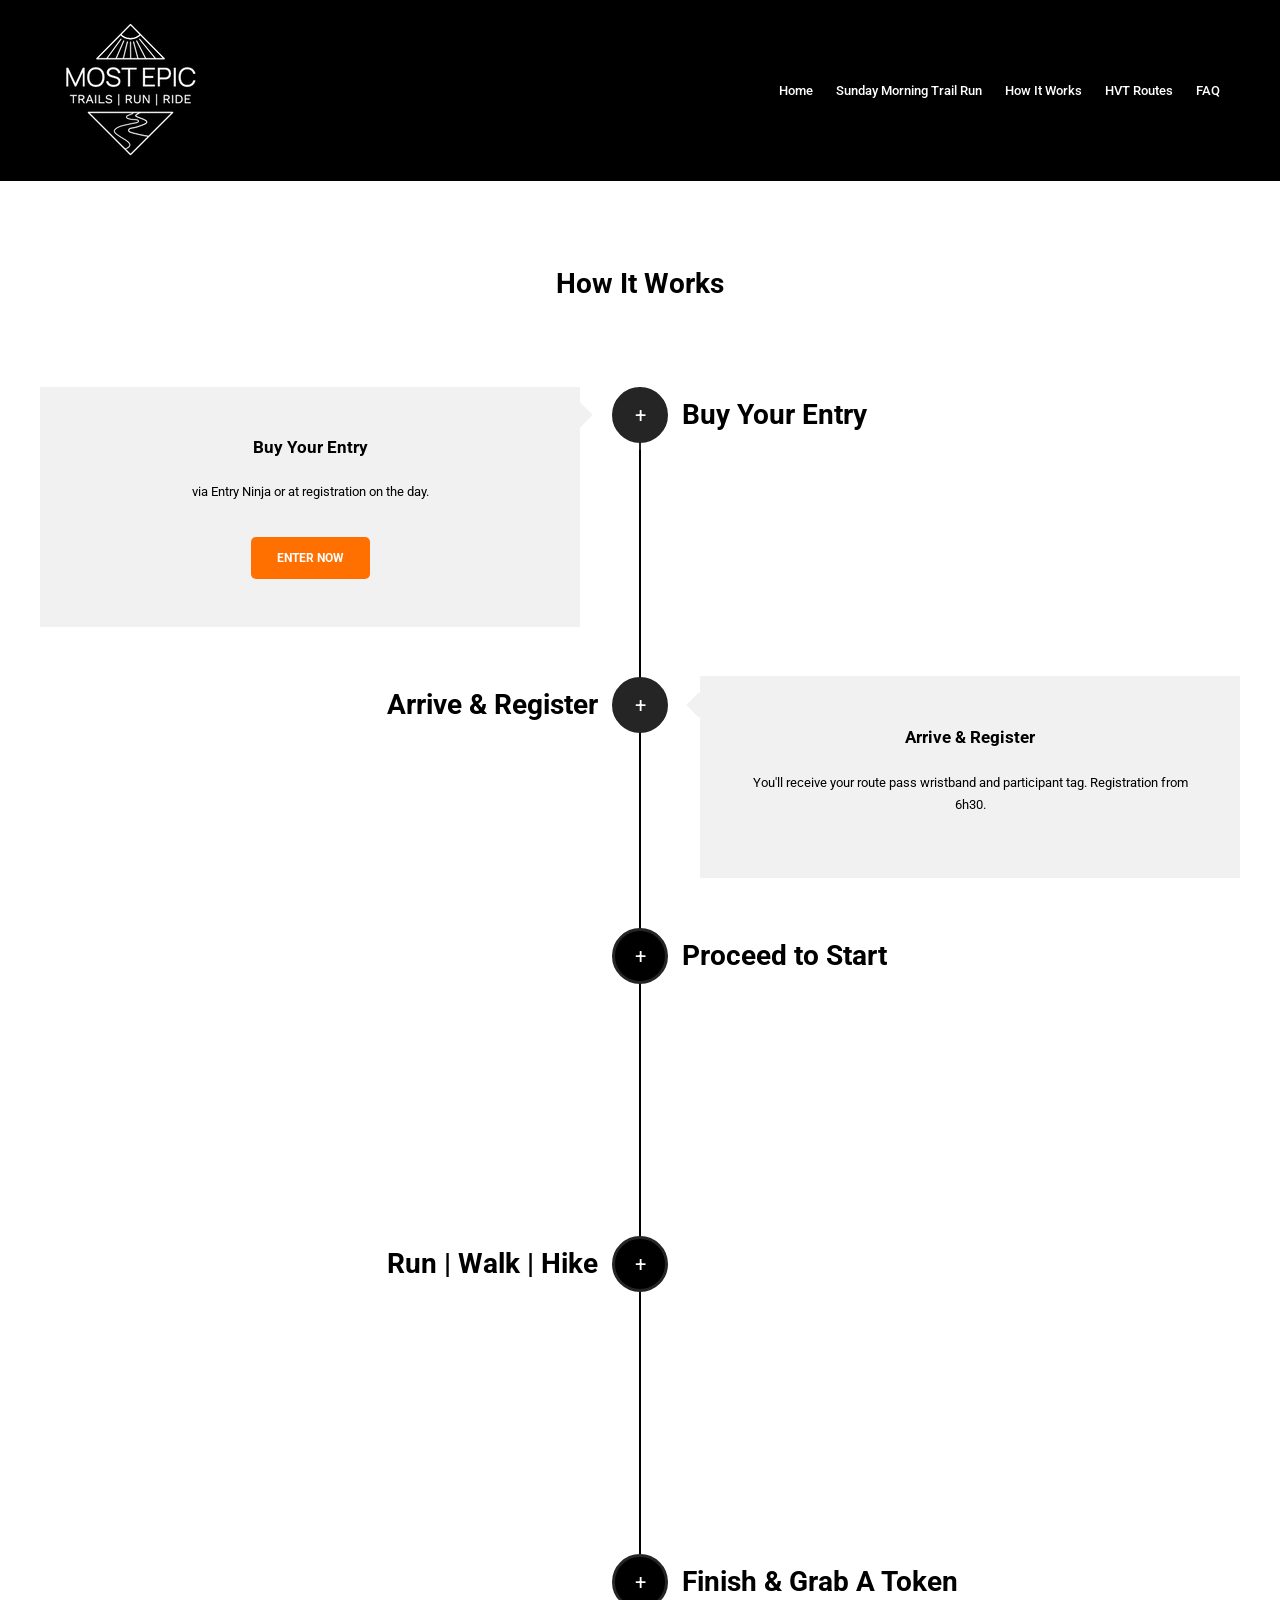
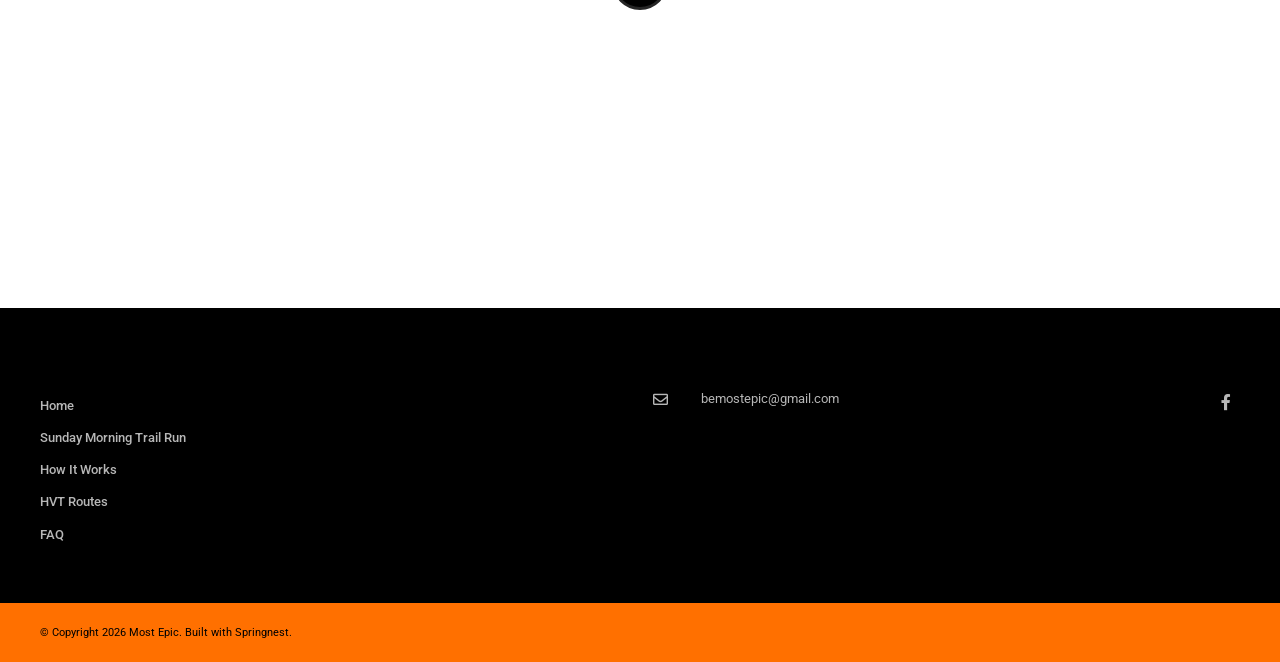
<file: pages/how-it-works/index.html>
<!DOCTYPE html>

<html class="no-js" lang="en">
<head>
<meta charset="utf-8"/>
<meta content="noindex, nofollow" name="robots"/>
<script>document.documentElement.className=document.documentElement.className.replace(/\bno-js\b/,'js');;</script>
<script>window.snQ=window.snQ||[];window.snReady=window.snReady||function(f){window.snQ.push(f);};(function(){var drained=false;function runOne(f){try{f(window.jQuery);}catch(e){if(window.console&&window.console.error){window.console.error(e);}}}
function drain(){if(drained||!window.jQuery){return;}
drained=true;window.snReady=runOne;var q=window.snQ;window.snQ=[];for(var i=0;i<q.length;i++){runOne(q[i]);}}
if(document.readyState==='loading'){document.addEventListener('DOMContentLoaded',drain);}else{drain();}
window.addEventListener('load',drain);})();;</script>
<link href="../../assets/mostepic.springnest.com/media/img/1kn/v3_logo_only_1000x1000761a430.png" rel="icon"/>
<style type="text/css">@font-face {font-family:'Montserrat';font-style:normal;font-weight:400;src:url(../../assets/mostepic.springnest.com/cf-fonts/s/montserrat/5.2.8/latin/400/normal.woff2);unicode-range:U+0000-00FF,U+0131,U+0152-0153,U+02BB-02BC,U+02C6,U+02DA,U+02DC,U+0304,U+0308,U+0329,U+2000-206F,U+20AC,U+2122,U+2191,U+2193,U+2212,U+2215,U+FEFF,U+FFFD;font-display:swap;}@font-face {font-family:'Montserrat';font-style:normal;font-weight:400;src:url(../../assets/mostepic.springnest.com/cf-fonts/s/montserrat/5.2.8/cyrillic/400/normal.woff2);unicode-range:U+0301,U+0400-045F,U+0490-0491,U+04B0-04B1,U+2116;font-display:swap;}@font-face {font-family:'Montserrat';font-style:normal;font-weight:400;src:url(../../assets/mostepic.springnest.com/cf-fonts/s/montserrat/5.2.8/latin-ext/400/normal.woff2);unicode-range:U+0100-02BA,U+02BD-02C5,U+02C7-02CC,U+02CE-02D7,U+02DD-02FF,U+0304,U+0308,U+0329,U+1D00-1DBF,U+1E00-1E9F,U+1EF2-1EFF,U+2020,U+20A0-20AB,U+20AD-20C0,U+2113,U+2C60-2C7F,U+A720-A7FF;font-display:swap;}@font-face {font-family:'Montserrat';font-style:normal;font-weight:400;src:url(../../assets/mostepic.springnest.com/cf-fonts/s/montserrat/5.2.8/vietnamese/400/normal.woff2);unicode-range:U+0102-0103,U+0110-0111,U+0128-0129,U+0168-0169,U+01A0-01A1,U+01AF-01B0,U+0300-0301,U+0303-0304,U+0308-0309,U+0323,U+0329,U+1EA0-1EF9,U+20AB;font-display:swap;}@font-face {font-family:'Montserrat';font-style:normal;font-weight:400;src:url(../../assets/mostepic.springnest.com/cf-fonts/s/montserrat/5.2.8/cyrillic-ext/400/normal.woff2);unicode-range:U+0460-052F,U+1C80-1C8A,U+20B4,U+2DE0-2DFF,U+A640-A69F,U+FE2E-FE2F;font-display:swap;}@font-face {font-family:'Oswald';font-style:normal;font-weight:700;src:url(../../assets/mostepic.springnest.com/cf-fonts/s/oswald/5.2.8/latin-ext/700/normal.woff2);unicode-range:U+0100-02BA,U+02BD-02C5,U+02C7-02CC,U+02CE-02D7,U+02DD-02FF,U+0304,U+0308,U+0329,U+1D00-1DBF,U+1E00-1E9F,U+1EF2-1EFF,U+2020,U+20A0-20AB,U+20AD-20C0,U+2113,U+2C60-2C7F,U+A720-A7FF;font-display:swap;}@font-face {font-family:'Oswald';font-style:normal;font-weight:700;src:url(../../assets/mostepic.springnest.com/cf-fonts/s/oswald/5.2.8/vietnamese/700/normal.woff2);unicode-range:U+0102-0103,U+0110-0111,U+0128-0129,U+0168-0169,U+01A0-01A1,U+01AF-01B0,U+0300-0301,U+0303-0304,U+0308-0309,U+0323,U+0329,U+1EA0-1EF9,U+20AB;font-display:swap;}@font-face {font-family:'Oswald';font-style:normal;font-weight:700;src:url(../../assets/mostepic.springnest.com/cf-fonts/s/oswald/5.2.8/cyrillic/700/normal.woff2);unicode-range:U+0301,U+0400-045F,U+0490-0491,U+04B0-04B1,U+2116;font-display:swap;}@font-face {font-family:'Oswald';font-style:normal;font-weight:700;src:url(../../assets/mostepic.springnest.com/cf-fonts/s/oswald/5.2.8/latin/700/normal.woff2);unicode-range:U+0000-00FF,U+0131,U+0152-0153,U+02BB-02BC,U+02C6,U+02DA,U+02DC,U+0304,U+0308,U+0329,U+2000-206F,U+20AC,U+2122,U+2191,U+2193,U+2212,U+2215,U+FEFF,U+FFFD;font-display:swap;}@font-face {font-family:'Oswald';font-style:normal;font-weight:700;src:url(../../assets/mostepic.springnest.com/cf-fonts/s/oswald/5.2.8/cyrillic-ext/700/normal.woff2);unicode-range:U+0460-052F,U+1C80-1C8A,U+20B4,U+2DE0-2DFF,U+A640-A69F,U+FE2E-FE2F;font-display:swap;}@font-face {font-family:'Roboto';font-style:normal;font-weight:700;src:url(../../assets/mostepic.springnest.com/cf-fonts/s/roboto/5.2.10/vietnamese/700/normal.woff2);unicode-range:U+0102-0103,U+0110-0111,U+0128-0129,U+0168-0169,U+01A0-01A1,U+01AF-01B0,U+0300-0301,U+0303-0304,U+0308-0309,U+0323,U+0329,U+1EA0-1EF9,U+20AB;font-display:swap;}@font-face {font-family:'Roboto';font-style:normal;font-weight:700;src:url(../../assets/mostepic.springnest.com/cf-fonts/s/roboto/5.2.10/cyrillic/700/normal.woff2);unicode-range:U+0301,U+0400-045F,U+0490-0491,U+04B0-04B1,U+2116;font-display:swap;}@font-face {font-family:'Roboto';font-style:normal;font-weight:700;src:url(../../assets/mostepic.springnest.com/cf-fonts/s/roboto/5.2.10/symbols/700/normal.woff2);unicode-range:U+0001-000C,U+000E-001F,U+007F-009F,U+20DD-20E0,U+20E2-20E4,U+2150-218F,U+2190,U+2192,U+2194-2199,U+21AF,U+21E6-21F0,U+21F3,U+2218-2219,U+2299,U+22C4-22C6,U+2300-243F,U+2440-244A,U+2460-24FF,U+25A0-27BF,U+2800-28FF,U+2921-2922,U+2981,U+29BF,U+29EB,U+2B00-2BFF,U+4DC0-4DFF,U+FFF9-FFFB,U+10140-1018E,U+10190-1019C,U+101A0,U+101D0-101FD,U+102E0-102FB,U+10E60-10E7E,U+1D2C0-1D2D3,U+1D2E0-1D37F,U+1F000-1F0FF,U+1F100-1F1AD,U+1F1E6-1F1FF,U+1F30D-1F30F,U+1F315,U+1F31C,U+1F31E,U+1F320-1F32C,U+1F336,U+1F378,U+1F37D,U+1F382,U+1F393-1F39F,U+1F3A7-1F3A8,U+1F3AC-1F3AF,U+1F3C2,U+1F3C4-1F3C6,U+1F3CA-1F3CE,U+1F3D4-1F3E0,U+1F3ED,U+1F3F1-1F3F3,U+1F3F5-1F3F7,U+1F408,U+1F415,U+1F41F,U+1F426,U+1F43F,U+1F441-1F442,U+1F444,U+1F446-1F449,U+1F44C-1F44E,U+1F453,U+1F46A,U+1F47D,U+1F4A3,U+1F4B0,U+1F4B3,U+1F4B9,U+1F4BB,U+1F4BF,U+1F4C8-1F4CB,U+1F4D6,U+1F4DA,U+1F4DF,U+1F4E3-1F4E6,U+1F4EA-1F4ED,U+1F4F7,U+1F4F9-1F4FB,U+1F4FD-1F4FE,U+1F503,U+1F507-1F50B,U+1F50D,U+1F512-1F513,U+1F53E-1F54A,U+1F54F-1F5FA,U+1F610,U+1F650-1F67F,U+1F687,U+1F68D,U+1F691,U+1F694,U+1F698,U+1F6AD,U+1F6B2,U+1F6B9-1F6BA,U+1F6BC,U+1F6C6-1F6CF,U+1F6D3-1F6D7,U+1F6E0-1F6EA,U+1F6F0-1F6F3,U+1F6F7-1F6FC,U+1F700-1F7FF,U+1F800-1F80B,U+1F810-1F847,U+1F850-1F859,U+1F860-1F887,U+1F890-1F8AD,U+1F8B0-1F8BB,U+1F8C0-1F8C1,U+1F900-1F90B,U+1F93B,U+1F946,U+1F984,U+1F996,U+1F9E9,U+1FA00-1FA6F,U+1FA70-1FA7C,U+1FA80-1FA89,U+1FA8F-1FAC6,U+1FACE-1FADC,U+1FADF-1FAE9,U+1FAF0-1FAF8,U+1FB00-1FBFF;font-display:swap;}@font-face {font-family:'Roboto';font-style:normal;font-weight:700;src:url(../../assets/mostepic.springnest.com/cf-fonts/s/roboto/5.2.10/greek/700/normal.woff2);unicode-range:U+0370-0377,U+037A-037F,U+0384-038A,U+038C,U+038E-03A1,U+03A3-03FF;font-display:swap;}@font-face {font-family:'Roboto';font-style:normal;font-weight:700;src:url(../../assets/mostepic.springnest.com/cf-fonts/s/roboto/5.2.10/cyrillic-ext/700/normal.woff2);unicode-range:U+0460-052F,U+1C80-1C8A,U+20B4,U+2DE0-2DFF,U+A640-A69F,U+FE2E-FE2F;font-display:swap;}@font-face {font-family:'Roboto';font-style:normal;font-weight:700;src:url(../../assets/mostepic.springnest.com/cf-fonts/s/roboto/5.2.10/greek-ext/700/normal.woff2);unicode-range:U+1F00-1FFF;font-display:swap;}@font-face {font-family:'Roboto';font-style:normal;font-weight:700;src:url(../../assets/mostepic.springnest.com/cf-fonts/s/roboto/5.2.10/math/700/normal.woff2);unicode-range:U+0302-0303,U+0305,U+0307-0308,U+0310,U+0312,U+0315,U+031A,U+0326-0327,U+032C,U+032F-0330,U+0332-0333,U+0338,U+033A,U+0346,U+034D,U+0391-03A1,U+03A3-03A9,U+03B1-03C9,U+03D1,U+03D5-03D6,U+03F0-03F1,U+03F4-03F5,U+2016-2017,U+2034-2038,U+203C,U+2040,U+2043,U+2047,U+2050,U+2057,U+205F,U+2070-2071,U+2074-208E,U+2090-209C,U+20D0-20DC,U+20E1,U+20E5-20EF,U+2100-2112,U+2114-2115,U+2117-2121,U+2123-214F,U+2190,U+2192,U+2194-21AE,U+21B0-21E5,U+21F1-21F2,U+21F4-2211,U+2213-2214,U+2216-22FF,U+2308-230B,U+2310,U+2319,U+231C-2321,U+2336-237A,U+237C,U+2395,U+239B-23B7,U+23D0,U+23DC-23E1,U+2474-2475,U+25AF,U+25B3,U+25B7,U+25BD,U+25C1,U+25CA,U+25CC,U+25FB,U+266D-266F,U+27C0-27FF,U+2900-2AFF,U+2B0E-2B11,U+2B30-2B4C,U+2BFE,U+3030,U+FF5B,U+FF5D,U+1D400-1D7FF,U+1EE00-1EEFF;font-display:swap;}@font-face {font-family:'Roboto';font-style:normal;font-weight:700;src:url(../../assets/mostepic.springnest.com/cf-fonts/s/roboto/5.2.10/latin/700/normal.woff2);unicode-range:U+0000-00FF,U+0131,U+0152-0153,U+02BB-02BC,U+02C6,U+02DA,U+02DC,U+0304,U+0308,U+0329,U+2000-206F,U+20AC,U+2122,U+2191,U+2193,U+2212,U+2215,U+FEFF,U+FFFD;font-display:swap;}@font-face {font-family:'Roboto';font-style:normal;font-weight:700;src:url(../../assets/mostepic.springnest.com/cf-fonts/s/roboto/5.2.10/latin-ext/700/normal.woff2);unicode-range:U+0100-02BA,U+02BD-02C5,U+02C7-02CC,U+02CE-02D7,U+02DD-02FF,U+0304,U+0308,U+0329,U+1D00-1DBF,U+1E00-1E9F,U+1EF2-1EFF,U+2020,U+20A0-20AB,U+20AD-20C0,U+2113,U+2C60-2C7F,U+A720-A7FF;font-display:swap;}@font-face {font-family:'Roboto';font-style:normal;font-weight:400;src:url(../../assets/mostepic.springnest.com/cf-fonts/s/roboto/5.2.10/latin-ext/400/normal.woff2);unicode-range:U+0100-02BA,U+02BD-02C5,U+02C7-02CC,U+02CE-02D7,U+02DD-02FF,U+0304,U+0308,U+0329,U+1D00-1DBF,U+1E00-1E9F,U+1EF2-1EFF,U+2020,U+20A0-20AB,U+20AD-20C0,U+2113,U+2C60-2C7F,U+A720-A7FF;font-display:swap;}@font-face {font-family:'Roboto';font-style:normal;font-weight:400;src:url(../../assets/mostepic.springnest.com/cf-fonts/s/roboto/5.2.10/cyrillic/400/normal.woff2);unicode-range:U+0301,U+0400-045F,U+0490-0491,U+04B0-04B1,U+2116;font-display:swap;}@font-face {font-family:'Roboto';font-style:normal;font-weight:400;src:url(../../assets/mostepic.springnest.com/cf-fonts/s/roboto/5.2.10/math/400/normal.woff2);unicode-range:U+0302-0303,U+0305,U+0307-0308,U+0310,U+0312,U+0315,U+031A,U+0326-0327,U+032C,U+032F-0330,U+0332-0333,U+0338,U+033A,U+0346,U+034D,U+0391-03A1,U+03A3-03A9,U+03B1-03C9,U+03D1,U+03D5-03D6,U+03F0-03F1,U+03F4-03F5,U+2016-2017,U+2034-2038,U+203C,U+2040,U+2043,U+2047,U+2050,U+2057,U+205F,U+2070-2071,U+2074-208E,U+2090-209C,U+20D0-20DC,U+20E1,U+20E5-20EF,U+2100-2112,U+2114-2115,U+2117-2121,U+2123-214F,U+2190,U+2192,U+2194-21AE,U+21B0-21E5,U+21F1-21F2,U+21F4-2211,U+2213-2214,U+2216-22FF,U+2308-230B,U+2310,U+2319,U+231C-2321,U+2336-237A,U+237C,U+2395,U+239B-23B7,U+23D0,U+23DC-23E1,U+2474-2475,U+25AF,U+25B3,U+25B7,U+25BD,U+25C1,U+25CA,U+25CC,U+25FB,U+266D-266F,U+27C0-27FF,U+2900-2AFF,U+2B0E-2B11,U+2B30-2B4C,U+2BFE,U+3030,U+FF5B,U+FF5D,U+1D400-1D7FF,U+1EE00-1EEFF;font-display:swap;}@font-face {font-family:'Roboto';font-style:normal;font-weight:400;src:url(../../assets/mostepic.springnest.com/cf-fonts/s/roboto/5.2.10/greek-ext/400/normal.woff2);unicode-range:U+1F00-1FFF;font-display:swap;}@font-face {font-family:'Roboto';font-style:normal;font-weight:400;src:url(../../assets/mostepic.springnest.com/cf-fonts/s/roboto/5.2.10/cyrillic-ext/400/normal.woff2);unicode-range:U+0460-052F,U+1C80-1C8A,U+20B4,U+2DE0-2DFF,U+A640-A69F,U+FE2E-FE2F;font-display:swap;}@font-face {font-family:'Roboto';font-style:normal;font-weight:400;src:url(../../assets/mostepic.springnest.com/cf-fonts/s/roboto/5.2.10/symbols/400/normal.woff2);unicode-range:U+0001-000C,U+000E-001F,U+007F-009F,U+20DD-20E0,U+20E2-20E4,U+2150-218F,U+2190,U+2192,U+2194-2199,U+21AF,U+21E6-21F0,U+21F3,U+2218-2219,U+2299,U+22C4-22C6,U+2300-243F,U+2440-244A,U+2460-24FF,U+25A0-27BF,U+2800-28FF,U+2921-2922,U+2981,U+29BF,U+29EB,U+2B00-2BFF,U+4DC0-4DFF,U+FFF9-FFFB,U+10140-1018E,U+10190-1019C,U+101A0,U+101D0-101FD,U+102E0-102FB,U+10E60-10E7E,U+1D2C0-1D2D3,U+1D2E0-1D37F,U+1F000-1F0FF,U+1F100-1F1AD,U+1F1E6-1F1FF,U+1F30D-1F30F,U+1F315,U+1F31C,U+1F31E,U+1F320-1F32C,U+1F336,U+1F378,U+1F37D,U+1F382,U+1F393-1F39F,U+1F3A7-1F3A8,U+1F3AC-1F3AF,U+1F3C2,U+1F3C4-1F3C6,U+1F3CA-1F3CE,U+1F3D4-1F3E0,U+1F3ED,U+1F3F1-1F3F3,U+1F3F5-1F3F7,U+1F408,U+1F415,U+1F41F,U+1F426,U+1F43F,U+1F441-1F442,U+1F444,U+1F446-1F449,U+1F44C-1F44E,U+1F453,U+1F46A,U+1F47D,U+1F4A3,U+1F4B0,U+1F4B3,U+1F4B9,U+1F4BB,U+1F4BF,U+1F4C8-1F4CB,U+1F4D6,U+1F4DA,U+1F4DF,U+1F4E3-1F4E6,U+1F4EA-1F4ED,U+1F4F7,U+1F4F9-1F4FB,U+1F4FD-1F4FE,U+1F503,U+1F507-1F50B,U+1F50D,U+1F512-1F513,U+1F53E-1F54A,U+1F54F-1F5FA,U+1F610,U+1F650-1F67F,U+1F687,U+1F68D,U+1F691,U+1F694,U+1F698,U+1F6AD,U+1F6B2,U+1F6B9-1F6BA,U+1F6BC,U+1F6C6-1F6CF,U+1F6D3-1F6D7,U+1F6E0-1F6EA,U+1F6F0-1F6F3,U+1F6F7-1F6FC,U+1F700-1F7FF,U+1F800-1F80B,U+1F810-1F847,U+1F850-1F859,U+1F860-1F887,U+1F890-1F8AD,U+1F8B0-1F8BB,U+1F8C0-1F8C1,U+1F900-1F90B,U+1F93B,U+1F946,U+1F984,U+1F996,U+1F9E9,U+1FA00-1FA6F,U+1FA70-1FA7C,U+1FA80-1FA89,U+1FA8F-1FAC6,U+1FACE-1FADC,U+1FADF-1FAE9,U+1FAF0-1FAF8,U+1FB00-1FBFF;font-display:swap;}@font-face {font-family:'Roboto';font-style:normal;font-weight:400;src:url(../../assets/mostepic.springnest.com/cf-fonts/s/roboto/5.2.10/greek/400/normal.woff2);unicode-range:U+0370-0377,U+037A-037F,U+0384-038A,U+038C,U+038E-03A1,U+03A3-03FF;font-display:swap;}@font-face {font-family:'Roboto';font-style:normal;font-weight:400;src:url(../../assets/mostepic.springnest.com/cf-fonts/s/roboto/5.2.10/latin/400/normal.woff2);unicode-range:U+0000-00FF,U+0131,U+0152-0153,U+02BB-02BC,U+02C6,U+02DA,U+02DC,U+0304,U+0308,U+0329,U+2000-206F,U+20AC,U+2122,U+2191,U+2193,U+2212,U+2215,U+FEFF,U+FFFD;font-display:swap;}@font-face {font-family:'Roboto';font-style:normal;font-weight:400;src:url(../../assets/mostepic.springnest.com/cf-fonts/s/roboto/5.2.10/vietnamese/400/normal.woff2);unicode-range:U+0102-0103,U+0110-0111,U+0128-0129,U+0168-0169,U+01A0-01A1,U+01AF-01B0,U+0300-0301,U+0303-0304,U+0308-0309,U+0323,U+0329,U+1EA0-1EF9,U+20AB;font-display:swap;}@font-face {font-family:'Roboto';font-style:normal;font-weight:500;src:url(../../assets/mostepic.springnest.com/cf-fonts/s/roboto/5.2.10/greek/500/normal.woff2);unicode-range:U+0370-0377,U+037A-037F,U+0384-038A,U+038C,U+038E-03A1,U+03A3-03FF;font-display:swap;}@font-face {font-family:'Roboto';font-style:normal;font-weight:500;src:url(../../assets/mostepic.springnest.com/cf-fonts/s/roboto/5.2.10/latin/500/normal.woff2);unicode-range:U+0000-00FF,U+0131,U+0152-0153,U+02BB-02BC,U+02C6,U+02DA,U+02DC,U+0304,U+0308,U+0329,U+2000-206F,U+20AC,U+2122,U+2191,U+2193,U+2212,U+2215,U+FEFF,U+FFFD;font-display:swap;}@font-face {font-family:'Roboto';font-style:normal;font-weight:500;src:url(../../assets/mostepic.springnest.com/cf-fonts/s/roboto/5.2.10/greek-ext/500/normal.woff2);unicode-range:U+1F00-1FFF;font-display:swap;}@font-face {font-family:'Roboto';font-style:normal;font-weight:500;src:url(../../assets/mostepic.springnest.com/cf-fonts/s/roboto/5.2.10/symbols/500/normal.woff2);unicode-range:U+0001-000C,U+000E-001F,U+007F-009F,U+20DD-20E0,U+20E2-20E4,U+2150-218F,U+2190,U+2192,U+2194-2199,U+21AF,U+21E6-21F0,U+21F3,U+2218-2219,U+2299,U+22C4-22C6,U+2300-243F,U+2440-244A,U+2460-24FF,U+25A0-27BF,U+2800-28FF,U+2921-2922,U+2981,U+29BF,U+29EB,U+2B00-2BFF,U+4DC0-4DFF,U+FFF9-FFFB,U+10140-1018E,U+10190-1019C,U+101A0,U+101D0-101FD,U+102E0-102FB,U+10E60-10E7E,U+1D2C0-1D2D3,U+1D2E0-1D37F,U+1F000-1F0FF,U+1F100-1F1AD,U+1F1E6-1F1FF,U+1F30D-1F30F,U+1F315,U+1F31C,U+1F31E,U+1F320-1F32C,U+1F336,U+1F378,U+1F37D,U+1F382,U+1F393-1F39F,U+1F3A7-1F3A8,U+1F3AC-1F3AF,U+1F3C2,U+1F3C4-1F3C6,U+1F3CA-1F3CE,U+1F3D4-1F3E0,U+1F3ED,U+1F3F1-1F3F3,U+1F3F5-1F3F7,U+1F408,U+1F415,U+1F41F,U+1F426,U+1F43F,U+1F441-1F442,U+1F444,U+1F446-1F449,U+1F44C-1F44E,U+1F453,U+1F46A,U+1F47D,U+1F4A3,U+1F4B0,U+1F4B3,U+1F4B9,U+1F4BB,U+1F4BF,U+1F4C8-1F4CB,U+1F4D6,U+1F4DA,U+1F4DF,U+1F4E3-1F4E6,U+1F4EA-1F4ED,U+1F4F7,U+1F4F9-1F4FB,U+1F4FD-1F4FE,U+1F503,U+1F507-1F50B,U+1F50D,U+1F512-1F513,U+1F53E-1F54A,U+1F54F-1F5FA,U+1F610,U+1F650-1F67F,U+1F687,U+1F68D,U+1F691,U+1F694,U+1F698,U+1F6AD,U+1F6B2,U+1F6B9-1F6BA,U+1F6BC,U+1F6C6-1F6CF,U+1F6D3-1F6D7,U+1F6E0-1F6EA,U+1F6F0-1F6F3,U+1F6F7-1F6FC,U+1F700-1F7FF,U+1F800-1F80B,U+1F810-1F847,U+1F850-1F859,U+1F860-1F887,U+1F890-1F8AD,U+1F8B0-1F8BB,U+1F8C0-1F8C1,U+1F900-1F90B,U+1F93B,U+1F946,U+1F984,U+1F996,U+1F9E9,U+1FA00-1FA6F,U+1FA70-1FA7C,U+1FA80-1FA89,U+1FA8F-1FAC6,U+1FACE-1FADC,U+1FADF-1FAE9,U+1FAF0-1FAF8,U+1FB00-1FBFF;font-display:swap;}@font-face {font-family:'Roboto';font-style:normal;font-weight:500;src:url(../../assets/mostepic.springnest.com/cf-fonts/s/roboto/5.2.10/cyrillic-ext/500/normal.woff2);unicode-range:U+0460-052F,U+1C80-1C8A,U+20B4,U+2DE0-2DFF,U+A640-A69F,U+FE2E-FE2F;font-display:swap;}@font-face {font-family:'Roboto';font-style:normal;font-weight:500;src:url(../../assets/mostepic.springnest.com/cf-fonts/s/roboto/5.2.10/math/500/normal.woff2);unicode-range:U+0302-0303,U+0305,U+0307-0308,U+0310,U+0312,U+0315,U+031A,U+0326-0327,U+032C,U+032F-0330,U+0332-0333,U+0338,U+033A,U+0346,U+034D,U+0391-03A1,U+03A3-03A9,U+03B1-03C9,U+03D1,U+03D5-03D6,U+03F0-03F1,U+03F4-03F5,U+2016-2017,U+2034-2038,U+203C,U+2040,U+2043,U+2047,U+2050,U+2057,U+205F,U+2070-2071,U+2074-208E,U+2090-209C,U+20D0-20DC,U+20E1,U+20E5-20EF,U+2100-2112,U+2114-2115,U+2117-2121,U+2123-214F,U+2190,U+2192,U+2194-21AE,U+21B0-21E5,U+21F1-21F2,U+21F4-2211,U+2213-2214,U+2216-22FF,U+2308-230B,U+2310,U+2319,U+231C-2321,U+2336-237A,U+237C,U+2395,U+239B-23B7,U+23D0,U+23DC-23E1,U+2474-2475,U+25AF,U+25B3,U+25B7,U+25BD,U+25C1,U+25CA,U+25CC,U+25FB,U+266D-266F,U+27C0-27FF,U+2900-2AFF,U+2B0E-2B11,U+2B30-2B4C,U+2BFE,U+3030,U+FF5B,U+FF5D,U+1D400-1D7FF,U+1EE00-1EEFF;font-display:swap;}@font-face {font-family:'Roboto';font-style:normal;font-weight:500;src:url(../../assets/mostepic.springnest.com/cf-fonts/s/roboto/5.2.10/latin-ext/500/normal.woff2);unicode-range:U+0100-02BA,U+02BD-02C5,U+02C7-02CC,U+02CE-02D7,U+02DD-02FF,U+0304,U+0308,U+0329,U+1D00-1DBF,U+1E00-1E9F,U+1EF2-1EFF,U+2020,U+20A0-20AB,U+20AD-20C0,U+2113,U+2C60-2C7F,U+A720-A7FF;font-display:swap;}@font-face {font-family:'Roboto';font-style:normal;font-weight:500;src:url(../../assets/mostepic.springnest.com/cf-fonts/s/roboto/5.2.10/cyrillic/500/normal.woff2);unicode-range:U+0301,U+0400-045F,U+0490-0491,U+04B0-04B1,U+2116;font-display:swap;}@font-face {font-family:'Roboto';font-style:normal;font-weight:500;src:url(../../assets/mostepic.springnest.com/cf-fonts/s/roboto/5.2.10/vietnamese/500/normal.woff2);unicode-range:U+0102-0103,U+0110-0111,U+0128-0129,U+0168-0169,U+01A0-01A1,U+01AF-01B0,U+0300-0301,U+0303-0304,U+0308-0309,U+0323,U+0329,U+1EA0-1EF9,U+20AB;font-display:swap;}@font-face {font-family:'Roboto';font-style:normal;font-weight:400;src:url(../../assets/mostepic.springnest.com/cf-fonts/s/roboto/5.2.10/cyrillic-ext/400/normal.woff2);unicode-range:U+0460-052F,U+1C80-1C8A,U+20B4,U+2DE0-2DFF,U+A640-A69F,U+FE2E-FE2F;font-display:swap;}@font-face {font-family:'Roboto';font-style:normal;font-weight:400;src:url(../../assets/mostepic.springnest.com/cf-fonts/s/roboto/5.2.10/greek/400/normal.woff2);unicode-range:U+0370-0377,U+037A-037F,U+0384-038A,U+038C,U+038E-03A1,U+03A3-03FF;font-display:swap;}@font-face {font-family:'Roboto';font-style:normal;font-weight:400;src:url(../../assets/mostepic.springnest.com/cf-fonts/s/roboto/5.2.10/symbols/400/normal.woff2);unicode-range:U+0001-000C,U+000E-001F,U+007F-009F,U+20DD-20E0,U+20E2-20E4,U+2150-218F,U+2190,U+2192,U+2194-2199,U+21AF,U+21E6-21F0,U+21F3,U+2218-2219,U+2299,U+22C4-22C6,U+2300-243F,U+2440-244A,U+2460-24FF,U+25A0-27BF,U+2800-28FF,U+2921-2922,U+2981,U+29BF,U+29EB,U+2B00-2BFF,U+4DC0-4DFF,U+FFF9-FFFB,U+10140-1018E,U+10190-1019C,U+101A0,U+101D0-101FD,U+102E0-102FB,U+10E60-10E7E,U+1D2C0-1D2D3,U+1D2E0-1D37F,U+1F000-1F0FF,U+1F100-1F1AD,U+1F1E6-1F1FF,U+1F30D-1F30F,U+1F315,U+1F31C,U+1F31E,U+1F320-1F32C,U+1F336,U+1F378,U+1F37D,U+1F382,U+1F393-1F39F,U+1F3A7-1F3A8,U+1F3AC-1F3AF,U+1F3C2,U+1F3C4-1F3C6,U+1F3CA-1F3CE,U+1F3D4-1F3E0,U+1F3ED,U+1F3F1-1F3F3,U+1F3F5-1F3F7,U+1F408,U+1F415,U+1F41F,U+1F426,U+1F43F,U+1F441-1F442,U+1F444,U+1F446-1F449,U+1F44C-1F44E,U+1F453,U+1F46A,U+1F47D,U+1F4A3,U+1F4B0,U+1F4B3,U+1F4B9,U+1F4BB,U+1F4BF,U+1F4C8-1F4CB,U+1F4D6,U+1F4DA,U+1F4DF,U+1F4E3-1F4E6,U+1F4EA-1F4ED,U+1F4F7,U+1F4F9-1F4FB,U+1F4FD-1F4FE,U+1F503,U+1F507-1F50B,U+1F50D,U+1F512-1F513,U+1F53E-1F54A,U+1F54F-1F5FA,U+1F610,U+1F650-1F67F,U+1F687,U+1F68D,U+1F691,U+1F694,U+1F698,U+1F6AD,U+1F6B2,U+1F6B9-1F6BA,U+1F6BC,U+1F6C6-1F6CF,U+1F6D3-1F6D7,U+1F6E0-1F6EA,U+1F6F0-1F6F3,U+1F6F7-1F6FC,U+1F700-1F7FF,U+1F800-1F80B,U+1F810-1F847,U+1F850-1F859,U+1F860-1F887,U+1F890-1F8AD,U+1F8B0-1F8BB,U+1F8C0-1F8C1,U+1F900-1F90B,U+1F93B,U+1F946,U+1F984,U+1F996,U+1F9E9,U+1FA00-1FA6F,U+1FA70-1FA7C,U+1FA80-1FA89,U+1FA8F-1FAC6,U+1FACE-1FADC,U+1FADF-1FAE9,U+1FAF0-1FAF8,U+1FB00-1FBFF;font-display:swap;}@font-face {font-family:'Roboto';font-style:normal;font-weight:400;src:url(../../assets/mostepic.springnest.com/cf-fonts/s/roboto/5.2.10/greek-ext/400/normal.woff2);unicode-range:U+1F00-1FFF;font-display:swap;}@font-face {font-family:'Roboto';font-style:normal;font-weight:400;src:url(../../assets/mostepic.springnest.com/cf-fonts/s/roboto/5.2.10/cyrillic/400/normal.woff2);unicode-range:U+0301,U+0400-045F,U+0490-0491,U+04B0-04B1,U+2116;font-display:swap;}@font-face {font-family:'Roboto';font-style:normal;font-weight:400;src:url(../../assets/mostepic.springnest.com/cf-fonts/s/roboto/5.2.10/latin-ext/400/normal.woff2);unicode-range:U+0100-02BA,U+02BD-02C5,U+02C7-02CC,U+02CE-02D7,U+02DD-02FF,U+0304,U+0308,U+0329,U+1D00-1DBF,U+1E00-1E9F,U+1EF2-1EFF,U+2020,U+20A0-20AB,U+20AD-20C0,U+2113,U+2C60-2C7F,U+A720-A7FF;font-display:swap;}@font-face {font-family:'Roboto';font-style:normal;font-weight:400;src:url(../../assets/mostepic.springnest.com/cf-fonts/s/roboto/5.2.10/math/400/normal.woff2);unicode-range:U+0302-0303,U+0305,U+0307-0308,U+0310,U+0312,U+0315,U+031A,U+0326-0327,U+032C,U+032F-0330,U+0332-0333,U+0338,U+033A,U+0346,U+034D,U+0391-03A1,U+03A3-03A9,U+03B1-03C9,U+03D1,U+03D5-03D6,U+03F0-03F1,U+03F4-03F5,U+2016-2017,U+2034-2038,U+203C,U+2040,U+2043,U+2047,U+2050,U+2057,U+205F,U+2070-2071,U+2074-208E,U+2090-209C,U+20D0-20DC,U+20E1,U+20E5-20EF,U+2100-2112,U+2114-2115,U+2117-2121,U+2123-214F,U+2190,U+2192,U+2194-21AE,U+21B0-21E5,U+21F1-21F2,U+21F4-2211,U+2213-2214,U+2216-22FF,U+2308-230B,U+2310,U+2319,U+231C-2321,U+2336-237A,U+237C,U+2395,U+239B-23B7,U+23D0,U+23DC-23E1,U+2474-2475,U+25AF,U+25B3,U+25B7,U+25BD,U+25C1,U+25CA,U+25CC,U+25FB,U+266D-266F,U+27C0-27FF,U+2900-2AFF,U+2B0E-2B11,U+2B30-2B4C,U+2BFE,U+3030,U+FF5B,U+FF5D,U+1D400-1D7FF,U+1EE00-1EEFF;font-display:swap;}@font-face {font-family:'Roboto';font-style:normal;font-weight:400;src:url(../../assets/mostepic.springnest.com/cf-fonts/s/roboto/5.2.10/vietnamese/400/normal.woff2);unicode-range:U+0102-0103,U+0110-0111,U+0128-0129,U+0168-0169,U+01A0-01A1,U+01AF-01B0,U+0300-0301,U+0303-0304,U+0308-0309,U+0323,U+0329,U+1EA0-1EF9,U+20AB;font-display:swap;}@font-face {font-family:'Roboto';font-style:normal;font-weight:400;src:url(../../assets/mostepic.springnest.com/cf-fonts/s/roboto/5.2.10/latin/400/normal.woff2);unicode-range:U+0000-00FF,U+0131,U+0152-0153,U+02BB-02BC,U+02C6,U+02DA,U+02DC,U+0304,U+0308,U+0329,U+2000-206F,U+20AC,U+2122,U+2191,U+2193,U+2212,U+2215,U+FEFF,U+FFFD;font-display:swap;}@font-face {font-family:'Roboto';font-style:italic;font-weight:400;src:url(../../assets/mostepic.springnest.com/cf-fonts/s/roboto/5.2.10/greek/400/italic.woff2);unicode-range:U+0370-0377,U+037A-037F,U+0384-038A,U+038C,U+038E-03A1,U+03A3-03FF;font-display:swap;}@font-face {font-family:'Roboto';font-style:italic;font-weight:400;src:url(../../assets/mostepic.springnest.com/cf-fonts/s/roboto/5.2.10/cyrillic-ext/400/italic.woff2);unicode-range:U+0460-052F,U+1C80-1C8A,U+20B4,U+2DE0-2DFF,U+A640-A69F,U+FE2E-FE2F;font-display:swap;}@font-face {font-family:'Roboto';font-style:italic;font-weight:400;src:url(../../assets/mostepic.springnest.com/cf-fonts/s/roboto/5.2.10/math/400/italic.woff2);unicode-range:U+0302-0303,U+0305,U+0307-0308,U+0310,U+0312,U+0315,U+031A,U+0326-0327,U+032C,U+032F-0330,U+0332-0333,U+0338,U+033A,U+0346,U+034D,U+0391-03A1,U+03A3-03A9,U+03B1-03C9,U+03D1,U+03D5-03D6,U+03F0-03F1,U+03F4-03F5,U+2016-2017,U+2034-2038,U+203C,U+2040,U+2043,U+2047,U+2050,U+2057,U+205F,U+2070-2071,U+2074-208E,U+2090-209C,U+20D0-20DC,U+20E1,U+20E5-20EF,U+2100-2112,U+2114-2115,U+2117-2121,U+2123-214F,U+2190,U+2192,U+2194-21AE,U+21B0-21E5,U+21F1-21F2,U+21F4-2211,U+2213-2214,U+2216-22FF,U+2308-230B,U+2310,U+2319,U+231C-2321,U+2336-237A,U+237C,U+2395,U+239B-23B7,U+23D0,U+23DC-23E1,U+2474-2475,U+25AF,U+25B3,U+25B7,U+25BD,U+25C1,U+25CA,U+25CC,U+25FB,U+266D-266F,U+27C0-27FF,U+2900-2AFF,U+2B0E-2B11,U+2B30-2B4C,U+2BFE,U+3030,U+FF5B,U+FF5D,U+1D400-1D7FF,U+1EE00-1EEFF;font-display:swap;}@font-face {font-family:'Roboto';font-style:italic;font-weight:400;src:url(../../assets/mostepic.springnest.com/cf-fonts/s/roboto/5.2.10/greek-ext/400/italic.woff2);unicode-range:U+1F00-1FFF;font-display:swap;}@font-face {font-family:'Roboto';font-style:italic;font-weight:400;src:url(../../assets/mostepic.springnest.com/cf-fonts/s/roboto/5.2.10/cyrillic/400/italic.woff2);unicode-range:U+0301,U+0400-045F,U+0490-0491,U+04B0-04B1,U+2116;font-display:swap;}@font-face {font-family:'Roboto';font-style:italic;font-weight:400;src:url(../../assets/mostepic.springnest.com/cf-fonts/s/roboto/5.2.10/latin-ext/400/italic.woff2);unicode-range:U+0100-02BA,U+02BD-02C5,U+02C7-02CC,U+02CE-02D7,U+02DD-02FF,U+0304,U+0308,U+0329,U+1D00-1DBF,U+1E00-1E9F,U+1EF2-1EFF,U+2020,U+20A0-20AB,U+20AD-20C0,U+2113,U+2C60-2C7F,U+A720-A7FF;font-display:swap;}@font-face {font-family:'Roboto';font-style:italic;font-weight:400;src:url(../../assets/mostepic.springnest.com/cf-fonts/s/roboto/5.2.10/symbols/400/italic.woff2);unicode-range:U+0001-000C,U+000E-001F,U+007F-009F,U+20DD-20E0,U+20E2-20E4,U+2150-218F,U+2190,U+2192,U+2194-2199,U+21AF,U+21E6-21F0,U+21F3,U+2218-2219,U+2299,U+22C4-22C6,U+2300-243F,U+2440-244A,U+2460-24FF,U+25A0-27BF,U+2800-28FF,U+2921-2922,U+2981,U+29BF,U+29EB,U+2B00-2BFF,U+4DC0-4DFF,U+FFF9-FFFB,U+10140-1018E,U+10190-1019C,U+101A0,U+101D0-101FD,U+102E0-102FB,U+10E60-10E7E,U+1D2C0-1D2D3,U+1D2E0-1D37F,U+1F000-1F0FF,U+1F100-1F1AD,U+1F1E6-1F1FF,U+1F30D-1F30F,U+1F315,U+1F31C,U+1F31E,U+1F320-1F32C,U+1F336,U+1F378,U+1F37D,U+1F382,U+1F393-1F39F,U+1F3A7-1F3A8,U+1F3AC-1F3AF,U+1F3C2,U+1F3C4-1F3C6,U+1F3CA-1F3CE,U+1F3D4-1F3E0,U+1F3ED,U+1F3F1-1F3F3,U+1F3F5-1F3F7,U+1F408,U+1F415,U+1F41F,U+1F426,U+1F43F,U+1F441-1F442,U+1F444,U+1F446-1F449,U+1F44C-1F44E,U+1F453,U+1F46A,U+1F47D,U+1F4A3,U+1F4B0,U+1F4B3,U+1F4B9,U+1F4BB,U+1F4BF,U+1F4C8-1F4CB,U+1F4D6,U+1F4DA,U+1F4DF,U+1F4E3-1F4E6,U+1F4EA-1F4ED,U+1F4F7,U+1F4F9-1F4FB,U+1F4FD-1F4FE,U+1F503,U+1F507-1F50B,U+1F50D,U+1F512-1F513,U+1F53E-1F54A,U+1F54F-1F5FA,U+1F610,U+1F650-1F67F,U+1F687,U+1F68D,U+1F691,U+1F694,U+1F698,U+1F6AD,U+1F6B2,U+1F6B9-1F6BA,U+1F6BC,U+1F6C6-1F6CF,U+1F6D3-1F6D7,U+1F6E0-1F6EA,U+1F6F0-1F6F3,U+1F6F7-1F6FC,U+1F700-1F7FF,U+1F800-1F80B,U+1F810-1F847,U+1F850-1F859,U+1F860-1F887,U+1F890-1F8AD,U+1F8B0-1F8BB,U+1F8C0-1F8C1,U+1F900-1F90B,U+1F93B,U+1F946,U+1F984,U+1F996,U+1F9E9,U+1FA00-1FA6F,U+1FA70-1FA7C,U+1FA80-1FA89,U+1FA8F-1FAC6,U+1FACE-1FADC,U+1FADF-1FAE9,U+1FAF0-1FAF8,U+1FB00-1FBFF;font-display:swap;}@font-face {font-family:'Roboto';font-style:italic;font-weight:400;src:url(../../assets/mostepic.springnest.com/cf-fonts/s/roboto/5.2.10/vietnamese/400/italic.woff2);unicode-range:U+0102-0103,U+0110-0111,U+0128-0129,U+0168-0169,U+01A0-01A1,U+01AF-01B0,U+0300-0301,U+0303-0304,U+0308-0309,U+0323,U+0329,U+1EA0-1EF9,U+20AB;font-display:swap;}@font-face {font-family:'Roboto';font-style:italic;font-weight:400;src:url(../../assets/mostepic.springnest.com/cf-fonts/s/roboto/5.2.10/latin/400/italic.woff2);unicode-range:U+0000-00FF,U+0131,U+0152-0153,U+02BB-02BC,U+02C6,U+02DA,U+02DC,U+0304,U+0308,U+0329,U+2000-206F,U+20AC,U+2122,U+2191,U+2193,U+2212,U+2215,U+FEFF,U+FFFD;font-display:swap;}@font-face {font-family:'Roboto';font-style:normal;font-weight:700;src:url(../../assets/mostepic.springnest.com/cf-fonts/s/roboto/5.2.10/greek/700/normal.woff2);unicode-range:U+0370-0377,U+037A-037F,U+0384-038A,U+038C,U+038E-03A1,U+03A3-03FF;font-display:swap;}@font-face {font-family:'Roboto';font-style:normal;font-weight:700;src:url(../../assets/mostepic.springnest.com/cf-fonts/s/roboto/5.2.10/greek-ext/700/normal.woff2);unicode-range:U+1F00-1FFF;font-display:swap;}@font-face {font-family:'Roboto';font-style:normal;font-weight:700;src:url(../../assets/mostepic.springnest.com/cf-fonts/s/roboto/5.2.10/cyrillic-ext/700/normal.woff2);unicode-range:U+0460-052F,U+1C80-1C8A,U+20B4,U+2DE0-2DFF,U+A640-A69F,U+FE2E-FE2F;font-display:swap;}@font-face {font-family:'Roboto';font-style:normal;font-weight:700;src:url(../../assets/mostepic.springnest.com/cf-fonts/s/roboto/5.2.10/math/700/normal.woff2);unicode-range:U+0302-0303,U+0305,U+0307-0308,U+0310,U+0312,U+0315,U+031A,U+0326-0327,U+032C,U+032F-0330,U+0332-0333,U+0338,U+033A,U+0346,U+034D,U+0391-03A1,U+03A3-03A9,U+03B1-03C9,U+03D1,U+03D5-03D6,U+03F0-03F1,U+03F4-03F5,U+2016-2017,U+2034-2038,U+203C,U+2040,U+2043,U+2047,U+2050,U+2057,U+205F,U+2070-2071,U+2074-208E,U+2090-209C,U+20D0-20DC,U+20E1,U+20E5-20EF,U+2100-2112,U+2114-2115,U+2117-2121,U+2123-214F,U+2190,U+2192,U+2194-21AE,U+21B0-21E5,U+21F1-21F2,U+21F4-2211,U+2213-2214,U+2216-22FF,U+2308-230B,U+2310,U+2319,U+231C-2321,U+2336-237A,U+237C,U+2395,U+239B-23B7,U+23D0,U+23DC-23E1,U+2474-2475,U+25AF,U+25B3,U+25B7,U+25BD,U+25C1,U+25CA,U+25CC,U+25FB,U+266D-266F,U+27C0-27FF,U+2900-2AFF,U+2B0E-2B11,U+2B30-2B4C,U+2BFE,U+3030,U+FF5B,U+FF5D,U+1D400-1D7FF,U+1EE00-1EEFF;font-display:swap;}@font-face {font-family:'Roboto';font-style:normal;font-weight:700;src:url(../../assets/mostepic.springnest.com/cf-fonts/s/roboto/5.2.10/cyrillic/700/normal.woff2);unicode-range:U+0301,U+0400-045F,U+0490-0491,U+04B0-04B1,U+2116;font-display:swap;}@font-face {font-family:'Roboto';font-style:normal;font-weight:700;src:url(../../assets/mostepic.springnest.com/cf-fonts/s/roboto/5.2.10/vietnamese/700/normal.woff2);unicode-range:U+0102-0103,U+0110-0111,U+0128-0129,U+0168-0169,U+01A0-01A1,U+01AF-01B0,U+0300-0301,U+0303-0304,U+0308-0309,U+0323,U+0329,U+1EA0-1EF9,U+20AB;font-display:swap;}@font-face {font-family:'Roboto';font-style:normal;font-weight:700;src:url(../../assets/mostepic.springnest.com/cf-fonts/s/roboto/5.2.10/symbols/700/normal.woff2);unicode-range:U+0001-000C,U+000E-001F,U+007F-009F,U+20DD-20E0,U+20E2-20E4,U+2150-218F,U+2190,U+2192,U+2194-2199,U+21AF,U+21E6-21F0,U+21F3,U+2218-2219,U+2299,U+22C4-22C6,U+2300-243F,U+2440-244A,U+2460-24FF,U+25A0-27BF,U+2800-28FF,U+2921-2922,U+2981,U+29BF,U+29EB,U+2B00-2BFF,U+4DC0-4DFF,U+FFF9-FFFB,U+10140-1018E,U+10190-1019C,U+101A0,U+101D0-101FD,U+102E0-102FB,U+10E60-10E7E,U+1D2C0-1D2D3,U+1D2E0-1D37F,U+1F000-1F0FF,U+1F100-1F1AD,U+1F1E6-1F1FF,U+1F30D-1F30F,U+1F315,U+1F31C,U+1F31E,U+1F320-1F32C,U+1F336,U+1F378,U+1F37D,U+1F382,U+1F393-1F39F,U+1F3A7-1F3A8,U+1F3AC-1F3AF,U+1F3C2,U+1F3C4-1F3C6,U+1F3CA-1F3CE,U+1F3D4-1F3E0,U+1F3ED,U+1F3F1-1F3F3,U+1F3F5-1F3F7,U+1F408,U+1F415,U+1F41F,U+1F426,U+1F43F,U+1F441-1F442,U+1F444,U+1F446-1F449,U+1F44C-1F44E,U+1F453,U+1F46A,U+1F47D,U+1F4A3,U+1F4B0,U+1F4B3,U+1F4B9,U+1F4BB,U+1F4BF,U+1F4C8-1F4CB,U+1F4D6,U+1F4DA,U+1F4DF,U+1F4E3-1F4E6,U+1F4EA-1F4ED,U+1F4F7,U+1F4F9-1F4FB,U+1F4FD-1F4FE,U+1F503,U+1F507-1F50B,U+1F50D,U+1F512-1F513,U+1F53E-1F54A,U+1F54F-1F5FA,U+1F610,U+1F650-1F67F,U+1F687,U+1F68D,U+1F691,U+1F694,U+1F698,U+1F6AD,U+1F6B2,U+1F6B9-1F6BA,U+1F6BC,U+1F6C6-1F6CF,U+1F6D3-1F6D7,U+1F6E0-1F6EA,U+1F6F0-1F6F3,U+1F6F7-1F6FC,U+1F700-1F7FF,U+1F800-1F80B,U+1F810-1F847,U+1F850-1F859,U+1F860-1F887,U+1F890-1F8AD,U+1F8B0-1F8BB,U+1F8C0-1F8C1,U+1F900-1F90B,U+1F93B,U+1F946,U+1F984,U+1F996,U+1F9E9,U+1FA00-1FA6F,U+1FA70-1FA7C,U+1FA80-1FA89,U+1FA8F-1FAC6,U+1FACE-1FADC,U+1FADF-1FAE9,U+1FAF0-1FAF8,U+1FB00-1FBFF;font-display:swap;}@font-face {font-family:'Roboto';font-style:normal;font-weight:700;src:url(../../assets/mostepic.springnest.com/cf-fonts/s/roboto/5.2.10/latin-ext/700/normal.woff2);unicode-range:U+0100-02BA,U+02BD-02C5,U+02C7-02CC,U+02CE-02D7,U+02DD-02FF,U+0304,U+0308,U+0329,U+1D00-1DBF,U+1E00-1E9F,U+1EF2-1EFF,U+2020,U+20A0-20AB,U+20AD-20C0,U+2113,U+2C60-2C7F,U+A720-A7FF;font-display:swap;}@font-face {font-family:'Roboto';font-style:normal;font-weight:700;src:url(../../assets/mostepic.springnest.com/cf-fonts/s/roboto/5.2.10/latin/700/normal.woff2);unicode-range:U+0000-00FF,U+0131,U+0152-0153,U+02BB-02BC,U+02C6,U+02DA,U+02DC,U+0304,U+0308,U+0329,U+2000-206F,U+20AC,U+2122,U+2191,U+2193,U+2212,U+2215,U+FEFF,U+FFFD;font-display:swap;}@font-face {font-family:'Roboto';font-style:italic;font-weight:700;src:url(../../assets/mostepic.springnest.com/cf-fonts/s/roboto/5.2.10/cyrillic-ext/700/italic.woff2);unicode-range:U+0460-052F,U+1C80-1C8A,U+20B4,U+2DE0-2DFF,U+A640-A69F,U+FE2E-FE2F;font-display:swap;}@font-face {font-family:'Roboto';font-style:italic;font-weight:700;src:url(../../assets/mostepic.springnest.com/cf-fonts/s/roboto/5.2.10/greek-ext/700/italic.woff2);unicode-range:U+1F00-1FFF;font-display:swap;}@font-face {font-family:'Roboto';font-style:italic;font-weight:700;src:url(../../assets/mostepic.springnest.com/cf-fonts/s/roboto/5.2.10/symbols/700/italic.woff2);unicode-range:U+0001-000C,U+000E-001F,U+007F-009F,U+20DD-20E0,U+20E2-20E4,U+2150-218F,U+2190,U+2192,U+2194-2199,U+21AF,U+21E6-21F0,U+21F3,U+2218-2219,U+2299,U+22C4-22C6,U+2300-243F,U+2440-244A,U+2460-24FF,U+25A0-27BF,U+2800-28FF,U+2921-2922,U+2981,U+29BF,U+29EB,U+2B00-2BFF,U+4DC0-4DFF,U+FFF9-FFFB,U+10140-1018E,U+10190-1019C,U+101A0,U+101D0-101FD,U+102E0-102FB,U+10E60-10E7E,U+1D2C0-1D2D3,U+1D2E0-1D37F,U+1F000-1F0FF,U+1F100-1F1AD,U+1F1E6-1F1FF,U+1F30D-1F30F,U+1F315,U+1F31C,U+1F31E,U+1F320-1F32C,U+1F336,U+1F378,U+1F37D,U+1F382,U+1F393-1F39F,U+1F3A7-1F3A8,U+1F3AC-1F3AF,U+1F3C2,U+1F3C4-1F3C6,U+1F3CA-1F3CE,U+1F3D4-1F3E0,U+1F3ED,U+1F3F1-1F3F3,U+1F3F5-1F3F7,U+1F408,U+1F415,U+1F41F,U+1F426,U+1F43F,U+1F441-1F442,U+1F444,U+1F446-1F449,U+1F44C-1F44E,U+1F453,U+1F46A,U+1F47D,U+1F4A3,U+1F4B0,U+1F4B3,U+1F4B9,U+1F4BB,U+1F4BF,U+1F4C8-1F4CB,U+1F4D6,U+1F4DA,U+1F4DF,U+1F4E3-1F4E6,U+1F4EA-1F4ED,U+1F4F7,U+1F4F9-1F4FB,U+1F4FD-1F4FE,U+1F503,U+1F507-1F50B,U+1F50D,U+1F512-1F513,U+1F53E-1F54A,U+1F54F-1F5FA,U+1F610,U+1F650-1F67F,U+1F687,U+1F68D,U+1F691,U+1F694,U+1F698,U+1F6AD,U+1F6B2,U+1F6B9-1F6BA,U+1F6BC,U+1F6C6-1F6CF,U+1F6D3-1F6D7,U+1F6E0-1F6EA,U+1F6F0-1F6F3,U+1F6F7-1F6FC,U+1F700-1F7FF,U+1F800-1F80B,U+1F810-1F847,U+1F850-1F859,U+1F860-1F887,U+1F890-1F8AD,U+1F8B0-1F8BB,U+1F8C0-1F8C1,U+1F900-1F90B,U+1F93B,U+1F946,U+1F984,U+1F996,U+1F9E9,U+1FA00-1FA6F,U+1FA70-1FA7C,U+1FA80-1FA89,U+1FA8F-1FAC6,U+1FACE-1FADC,U+1FADF-1FAE9,U+1FAF0-1FAF8,U+1FB00-1FBFF;font-display:swap;}@font-face {font-family:'Roboto';font-style:italic;font-weight:700;src:url(../../assets/mostepic.springnest.com/cf-fonts/s/roboto/5.2.10/vietnamese/700/italic.woff2);unicode-range:U+0102-0103,U+0110-0111,U+0128-0129,U+0168-0169,U+01A0-01A1,U+01AF-01B0,U+0300-0301,U+0303-0304,U+0308-0309,U+0323,U+0329,U+1EA0-1EF9,U+20AB;font-display:swap;}@font-face {font-family:'Roboto';font-style:italic;font-weight:700;src:url(../../assets/mostepic.springnest.com/cf-fonts/s/roboto/5.2.10/math/700/italic.woff2);unicode-range:U+0302-0303,U+0305,U+0307-0308,U+0310,U+0312,U+0315,U+031A,U+0326-0327,U+032C,U+032F-0330,U+0332-0333,U+0338,U+033A,U+0346,U+034D,U+0391-03A1,U+03A3-03A9,U+03B1-03C9,U+03D1,U+03D5-03D6,U+03F0-03F1,U+03F4-03F5,U+2016-2017,U+2034-2038,U+203C,U+2040,U+2043,U+2047,U+2050,U+2057,U+205F,U+2070-2071,U+2074-208E,U+2090-209C,U+20D0-20DC,U+20E1,U+20E5-20EF,U+2100-2112,U+2114-2115,U+2117-2121,U+2123-214F,U+2190,U+2192,U+2194-21AE,U+21B0-21E5,U+21F1-21F2,U+21F4-2211,U+2213-2214,U+2216-22FF,U+2308-230B,U+2310,U+2319,U+231C-2321,U+2336-237A,U+237C,U+2395,U+239B-23B7,U+23D0,U+23DC-23E1,U+2474-2475,U+25AF,U+25B3,U+25B7,U+25BD,U+25C1,U+25CA,U+25CC,U+25FB,U+266D-266F,U+27C0-27FF,U+2900-2AFF,U+2B0E-2B11,U+2B30-2B4C,U+2BFE,U+3030,U+FF5B,U+FF5D,U+1D400-1D7FF,U+1EE00-1EEFF;font-display:swap;}@font-face {font-family:'Roboto';font-style:italic;font-weight:700;src:url(../../assets/mostepic.springnest.com/cf-fonts/s/roboto/5.2.10/latin/700/italic.woff2);unicode-range:U+0000-00FF,U+0131,U+0152-0153,U+02BB-02BC,U+02C6,U+02DA,U+02DC,U+0304,U+0308,U+0329,U+2000-206F,U+20AC,U+2122,U+2191,U+2193,U+2212,U+2215,U+FEFF,U+FFFD;font-display:swap;}@font-face {font-family:'Roboto';font-style:italic;font-weight:700;src:url(../../assets/mostepic.springnest.com/cf-fonts/s/roboto/5.2.10/latin-ext/700/italic.woff2);unicode-range:U+0100-02BA,U+02BD-02C5,U+02C7-02CC,U+02CE-02D7,U+02DD-02FF,U+0304,U+0308,U+0329,U+1D00-1DBF,U+1E00-1E9F,U+1EF2-1EFF,U+2020,U+20A0-20AB,U+20AD-20C0,U+2113,U+2C60-2C7F,U+A720-A7FF;font-display:swap;}@font-face {font-family:'Roboto';font-style:italic;font-weight:700;src:url(../../assets/mostepic.springnest.com/cf-fonts/s/roboto/5.2.10/cyrillic/700/italic.woff2);unicode-range:U+0301,U+0400-045F,U+0490-0491,U+04B0-04B1,U+2116;font-display:swap;}@font-face {font-family:'Roboto';font-style:italic;font-weight:700;src:url(../../assets/mostepic.springnest.com/cf-fonts/s/roboto/5.2.10/greek/700/italic.woff2);unicode-range:U+0370-0377,U+037A-037F,U+0384-038A,U+038C,U+038E-03A1,U+03A3-03FF;font-display:swap;}@font-face {font-family:'Roboto';font-style:normal;font-weight:300;src:url(../../assets/mostepic.springnest.com/cf-fonts/s/roboto/5.2.10/cyrillic-ext/300/normal.woff2);unicode-range:U+0460-052F,U+1C80-1C8A,U+20B4,U+2DE0-2DFF,U+A640-A69F,U+FE2E-FE2F;font-display:swap;}@font-face {font-family:'Roboto';font-style:normal;font-weight:300;src:url(../../assets/mostepic.springnest.com/cf-fonts/s/roboto/5.2.10/latin/300/normal.woff2);unicode-range:U+0000-00FF,U+0131,U+0152-0153,U+02BB-02BC,U+02C6,U+02DA,U+02DC,U+0304,U+0308,U+0329,U+2000-206F,U+20AC,U+2122,U+2191,U+2193,U+2212,U+2215,U+FEFF,U+FFFD;font-display:swap;}@font-face {font-family:'Roboto';font-style:normal;font-weight:300;src:url(../../assets/mostepic.springnest.com/cf-fonts/s/roboto/5.2.10/greek/300/normal.woff2);unicode-range:U+0370-0377,U+037A-037F,U+0384-038A,U+038C,U+038E-03A1,U+03A3-03FF;font-display:swap;}@font-face {font-family:'Roboto';font-style:normal;font-weight:300;src:url(../../assets/mostepic.springnest.com/cf-fonts/s/roboto/5.2.10/greek-ext/300/normal.woff2);unicode-range:U+1F00-1FFF;font-display:swap;}@font-face {font-family:'Roboto';font-style:normal;font-weight:300;src:url(../../assets/mostepic.springnest.com/cf-fonts/s/roboto/5.2.10/latin-ext/300/normal.woff2);unicode-range:U+0100-02BA,U+02BD-02C5,U+02C7-02CC,U+02CE-02D7,U+02DD-02FF,U+0304,U+0308,U+0329,U+1D00-1DBF,U+1E00-1E9F,U+1EF2-1EFF,U+2020,U+20A0-20AB,U+20AD-20C0,U+2113,U+2C60-2C7F,U+A720-A7FF;font-display:swap;}@font-face {font-family:'Roboto';font-style:normal;font-weight:300;src:url(../../assets/mostepic.springnest.com/cf-fonts/s/roboto/5.2.10/math/300/normal.woff2);unicode-range:U+0302-0303,U+0305,U+0307-0308,U+0310,U+0312,U+0315,U+031A,U+0326-0327,U+032C,U+032F-0330,U+0332-0333,U+0338,U+033A,U+0346,U+034D,U+0391-03A1,U+03A3-03A9,U+03B1-03C9,U+03D1,U+03D5-03D6,U+03F0-03F1,U+03F4-03F5,U+2016-2017,U+2034-2038,U+203C,U+2040,U+2043,U+2047,U+2050,U+2057,U+205F,U+2070-2071,U+2074-208E,U+2090-209C,U+20D0-20DC,U+20E1,U+20E5-20EF,U+2100-2112,U+2114-2115,U+2117-2121,U+2123-214F,U+2190,U+2192,U+2194-21AE,U+21B0-21E5,U+21F1-21F2,U+21F4-2211,U+2213-2214,U+2216-22FF,U+2308-230B,U+2310,U+2319,U+231C-2321,U+2336-237A,U+237C,U+2395,U+239B-23B7,U+23D0,U+23DC-23E1,U+2474-2475,U+25AF,U+25B3,U+25B7,U+25BD,U+25C1,U+25CA,U+25CC,U+25FB,U+266D-266F,U+27C0-27FF,U+2900-2AFF,U+2B0E-2B11,U+2B30-2B4C,U+2BFE,U+3030,U+FF5B,U+FF5D,U+1D400-1D7FF,U+1EE00-1EEFF;font-display:swap;}@font-face {font-family:'Roboto';font-style:normal;font-weight:300;src:url(../../assets/mostepic.springnest.com/cf-fonts/s/roboto/5.2.10/symbols/300/normal.woff2);unicode-range:U+0001-000C,U+000E-001F,U+007F-009F,U+20DD-20E0,U+20E2-20E4,U+2150-218F,U+2190,U+2192,U+2194-2199,U+21AF,U+21E6-21F0,U+21F3,U+2218-2219,U+2299,U+22C4-22C6,U+2300-243F,U+2440-244A,U+2460-24FF,U+25A0-27BF,U+2800-28FF,U+2921-2922,U+2981,U+29BF,U+29EB,U+2B00-2BFF,U+4DC0-4DFF,U+FFF9-FFFB,U+10140-1018E,U+10190-1019C,U+101A0,U+101D0-101FD,U+102E0-102FB,U+10E60-10E7E,U+1D2C0-1D2D3,U+1D2E0-1D37F,U+1F000-1F0FF,U+1F100-1F1AD,U+1F1E6-1F1FF,U+1F30D-1F30F,U+1F315,U+1F31C,U+1F31E,U+1F320-1F32C,U+1F336,U+1F378,U+1F37D,U+1F382,U+1F393-1F39F,U+1F3A7-1F3A8,U+1F3AC-1F3AF,U+1F3C2,U+1F3C4-1F3C6,U+1F3CA-1F3CE,U+1F3D4-1F3E0,U+1F3ED,U+1F3F1-1F3F3,U+1F3F5-1F3F7,U+1F408,U+1F415,U+1F41F,U+1F426,U+1F43F,U+1F441-1F442,U+1F444,U+1F446-1F449,U+1F44C-1F44E,U+1F453,U+1F46A,U+1F47D,U+1F4A3,U+1F4B0,U+1F4B3,U+1F4B9,U+1F4BB,U+1F4BF,U+1F4C8-1F4CB,U+1F4D6,U+1F4DA,U+1F4DF,U+1F4E3-1F4E6,U+1F4EA-1F4ED,U+1F4F7,U+1F4F9-1F4FB,U+1F4FD-1F4FE,U+1F503,U+1F507-1F50B,U+1F50D,U+1F512-1F513,U+1F53E-1F54A,U+1F54F-1F5FA,U+1F610,U+1F650-1F67F,U+1F687,U+1F68D,U+1F691,U+1F694,U+1F698,U+1F6AD,U+1F6B2,U+1F6B9-1F6BA,U+1F6BC,U+1F6C6-1F6CF,U+1F6D3-1F6D7,U+1F6E0-1F6EA,U+1F6F0-1F6F3,U+1F6F7-1F6FC,U+1F700-1F7FF,U+1F800-1F80B,U+1F810-1F847,U+1F850-1F859,U+1F860-1F887,U+1F890-1F8AD,U+1F8B0-1F8BB,U+1F8C0-1F8C1,U+1F900-1F90B,U+1F93B,U+1F946,U+1F984,U+1F996,U+1F9E9,U+1FA00-1FA6F,U+1FA70-1FA7C,U+1FA80-1FA89,U+1FA8F-1FAC6,U+1FACE-1FADC,U+1FADF-1FAE9,U+1FAF0-1FAF8,U+1FB00-1FBFF;font-display:swap;}@font-face {font-family:'Roboto';font-style:normal;font-weight:300;src:url(../../assets/mostepic.springnest.com/cf-fonts/s/roboto/5.2.10/vietnamese/300/normal.woff2);unicode-range:U+0102-0103,U+0110-0111,U+0128-0129,U+0168-0169,U+01A0-01A1,U+01AF-01B0,U+0300-0301,U+0303-0304,U+0308-0309,U+0323,U+0329,U+1EA0-1EF9,U+20AB;font-display:swap;}@font-face {font-family:'Roboto';font-style:normal;font-weight:300;src:url(../../assets/mostepic.springnest.com/cf-fonts/s/roboto/5.2.10/cyrillic/300/normal.woff2);unicode-range:U+0301,U+0400-045F,U+0490-0491,U+04B0-04B1,U+2116;font-display:swap;}</style>
<noscript><link href="../../assets/fonts.googleapis.com/css-41bc94bdaa.css" rel="stylesheet"/></noscript>



<title>How It Works - Most Epic</title>
<meta content="" name="description"/>
<meta content="width=device-width, initial-scale=1" name="viewport"/>
<meta content="telephone=no" name="format-detection"/>
<link href="https://mostepic.vorpal.digital/pages/how-it-works/" rel="canonical"/>
<script type="application/ld+json">{"@context":"https://schema.org","@graph":[{"@type":"LocalBusiness","@id":"https://mostepic.vorpal.digital/#organization","name":"Most Epic","url":"https://mostepic.vorpal.digital/","logo":"https://mostepic.vorpal.digital/assets/b-cdn.springnest.com/media/img/1kn/logod72bd38-aea7945cd2.png","image":["https://mostepic.vorpal.digital/assets/b-cdn.springnest.com/media/img/1kn/logod72bd38-aea7945cd2.png"],"geo":{"@type":"GeoCoordinates","latitude":-25.781688,"longitude":28.388683},"email":"bemostepic@gmail.com","sameAs":["https://www.facebook.com/profile.php?id=61579419755031"],"potentialAction":{"@type":"ReserveAction","target":{"@type":"EntryPoint","urlTemplate":"https://chat.whatsapp.com/KJSJ4vc2d5w1RvkFvCfgeq?mode=gi_t"}}},{"@type":"WebSite","@id":"https://mostepic.vorpal.digital/#website","name":"Most Epic","url":"https://mostepic.vorpal.digital/","publisher":{"@id":"https://mostepic.vorpal.digital/#organization"}},{"@type":"WebPage","@id":"https://mostepic.vorpal.digital/pages/how-it-works/#webpage","url":"https://mostepic.vorpal.digital/pages/how-it-works/","name":"How It Works","isPartOf":{"@id":"https://mostepic.vorpal.digital/#website"}}]}</script>
<meta content="summary_large_image" name="twitter:card"/>
<meta content="How It Works - Most Epic" name="twitter:title"/>
<meta content="" name="twitter:description"/>
<meta content="https://mostepic.vorpal.digital/pages/how-it-works/" property="og:url"/>
<meta content="205541306225909" property="fb:app_id"/>
<meta content="How It Works - Most Epic" property="og:title"/>
<meta content="" property="og:description"/>
<meta content="website" property="og:type"/>


<link href="../../assets/b-cdn.springnest.com/static/CACHE/css/output.5e533613f09f.css" rel="stylesheet"/>
<link as="font" href="../../assets/b-cdn.springnest.com/static/fontawesome/5.15.3/webfonts/fa-solid-900.woff2" rel="preload" type="font/woff2"/>
<link href="../../assets/b-cdn.springnest.com/static/fontawesome/5.15.3/css/all.css" rel="stylesheet"/>
<link href="../../assets/b-cdn.springnest.com/static/CACHE/css/output.85577f4f4e79.css" rel="stylesheet"/>
<link href="../../assets/b-cdn.springnest.com/static/CACHE/css/output.11034998c801.css" rel="stylesheet"/>
<meta content="iuKjeHxlkrhJOZ_73kApt9H4bIMBLJn4jr4cc5Y_OPs" name="google-site-verification"/>
<script>var snSupportsImageSetType=(function(){var probe=document.createElement('div');probe.style.backgroundImage='image-set(url("data:,a") type("image/avif"), url("data:,b") type("image/webp"))';return probe.style.backgroundImage.indexOf('image-set')!==-1;})();function snResolveBgSrcset(el,needed){var attr=el.getAttribute('data-bg-srcset');if(!attr){return;}
var cands=attr.split(',');var url=null,urlW=Infinity,largest=null,largestW=0;for(var i=0;i<cands.length;i++){var parts=cands[i].replace(/^\s+/,'').split(/\s+/);var cw=parseInt(parts[1],10)||0;if(cw>=needed&&cw<urlW){url=parts[0];urlW=cw;}
if(cw>largestW){largest=parts[0];largestW=cw;}}
var chosen=url||largest;if(chosen){var avifable=false;var avif=chosen+(chosen.indexOf('?')===-1?'?':'&')+'format=avif';var usingSet=snSupportsImageSetType&&avifable;if(usingSet){el.style.backgroundImage='image-set(url("'+avif+'") type("image/avif"), url("'+chosen+'") type("image/webp"))';}else{el.style.backgroundImage="url('"+chosen+"')";}
var pre=new Image();pre.src=usingSet?avif:chosen;if(pre.decode){pre.decode().catch(function(){if(usingSet){var preFallback=new Image();preFallback.src=chosen;if(preFallback.decode){preFallback.decode().catch(function(){});}}});}}
el.removeAttribute('data-bg-srcset');}
window.snResolveBgSrcset=snResolveBgSrcset;;</script>
<script src="../../assets/b-cdn.springnest.com/static/CACHE/js/output.369a4f9b4eea.js"></script>

</head>
<body class="large-secondary-buttons large-mobile-font nav-style-exp nav-hover-effect-fade sn-page-type-5 sn-page-type-not1 other-slider-layout-ful allow-wide-header wide-layout hide-image-borders hide-slider-text-dropshadow button-shape-rounded button-style-solid button-style-secondary-underline notification-format-tab notification-bubble-right notification-colours-theme notification-bubble-icon-show sn-site-has-whatsapp-launcher sn-site-whatsapp-launcher-plain sn-site-whatsapp-launcher-right sn-site-whatsapp-launcher-mobile-only" id="sn-page-id-70810">



<div class="sticky-header">
<div class="sticky-header-nav">
<ul class="stickynav">
<li>
<a href="../../index.html">Home</a>
</li>
<li>
<a href="../sunday-morning-trail-run/index.html">Sunday Morning Trail Run</a>
</li>
<li>
<a href="index.html">How It Works</a>
</li>
<li>
<a href="../hvt-routes/index.html">HVT Routes</a>
</li>
<li>
<a href="../faq/index.html">FAQ</a>
</li>

</ul>
</div>
<div class="sticky-header-booking">

</div>
</div>
<header>
<div class="mobile-header">
<div class="mobile-topbar">

<button aria-label="Click to show mobile navigation" class="mobile-nav-button hamburger hamburger--squeeze" type="button">
<span class="hamburger-box">
<span class="hamburger-inner"></span>
</span>
</button>
</div>
<div class="mobile-header-panel mobile-header-panel-menu">
<div class="mobile-header-panel-inner">
<ul class="clearfix" id="mobilenav">
<li>
<a href="../../index.html" title="Home">Home</a>
</li>
<li>
<a href="../sunday-morning-trail-run/index.html" title="Sunday Morning Trail Run - Hazeldean Valley Trails">Sunday Morning Trail Run</a>
</li>
<li>
<a href="index.html" title="How It Works">How It Works</a>
</li>
<li>
<a href="../hvt-routes/index.html" title="HVT Routes">HVT Routes</a>
</li>
<li>
<a href="../faq/index.html" title="FAQ">FAQ</a>
</li>

</ul>
<ul class="social-accounts">

<li><a aria-label="Facebook" class="socicon fab fa-facebook-f" href="https://www.facebook.com/profile.php?id=61579419755031" rel="nofollow noreferrer" target="_blank"></a></li>
</ul>
</div>
</div>
</div>
<div class="header-flat header-flat-c hide-masthead">
<div class="nav-flex" id="nav-wrapper">
<div class="inner">
<div class="book-now-button-flex-wrapper">

</div>
<div id="logo-wrapper">
<div id="logo-tab">
<a href="../../index.html" title="Most Epic">
<img alt="Most Epic" class="responsive" height="153" sizes="(min-width: 150px) 150px, 100vw" src="../../assets/b-cdn.springnest.com/media/img/1kn/logod72bd38-82daf71828.png" srcset="../../assets/b-cdn.springnest.com/media/img/1kn/logod72bd38-82daf71828.png 150w, ../../assets/b-cdn.springnest.com/media/img/1kn/logod72bd38-aea7945cd2.png 240w" style="width: 150px; max-width: 100%;" width="150"/>
</a>
</div>
</div>
<div class="floaty-nav">
<div aria-hidden="true" class="clearfix color-1-background color-30" id="navlabel">
<a class="btn btn-navbar color-30" data-target=".nav-collapse" data-toggle="collapse" href="index.html" rel="nofollow">
<span class="navlabeltext">Menu</span>
<span class="icon-bars">
<span class="icon-bar"></span>
<span class="icon-bar"></span>
<span class="icon-bar"></span>
</span>
</a>
</div>
<ul class="clearfix" id="nav">
<li>
<a href="../../index.html">Home</a>
</li>
<li>
<a href="../sunday-morning-trail-run/index.html">Sunday Morning Trail Run</a>
</li>
<li>
<a href="index.html">How It Works</a>
</li>
<li>
<a href="../hvt-routes/index.html">HVT Routes</a>
</li>
<li>
<a href="../faq/index.html">FAQ</a>
</li>

</ul>
</div>
</div>
</div>
</div>
<div class="limiter clearfix">
<div id="titlebar-bottom">
<div class="logo-space"></div>
<div class="logo-container with-social-links">
<a href="../../index.html" title="Most Epic">
<img alt="Most Epic" class="responsive" height="153" sizes="(min-width: 150px) 150px, 100vw" src="../../assets/b-cdn.springnest.com/media/img/1kn/logod72bd38-82daf71828.png" srcset="../../assets/b-cdn.springnest.com/media/img/1kn/logod72bd38-82daf71828.png 150w, ../../assets/b-cdn.springnest.com/media/img/1kn/logod72bd38-aea7945cd2.png 240w" style="width: 150px; max-width: 100%;" width="150"/>
</a>
</div>
</div>
</div>
</header>
<div id="main" role="main">
<div id="main-inner">
<div class="basicinfosection-id-15336 basicinfosection">
<div class="limiter textsection-inner">
<h1 class="homepage-heading textblock-align-center">How It Works</h1>
</div>
</div>
<div class="blocksection-id-15337 blocksection blocksection-style-a">
<div class="limiter">
<style type="text/css">
    .blocksection-id-15337 {
        overflow-x: hidden;
    }

    .blocksection-id-15337 .limiter {
        position: relative;
    }

    .blocksection .ag-timeline .featured-area {
        width: 100%;
        margin-right: 0;
        margin-left: 0;
        max-width: 480px;
    }

    .ag-timeline_item {
      margin: 0 0 50px;
      position: relative;
    }

    .ag-timeline_item:nth-child(2n) {
      text-align: right;
    }

    .ag-timeline {
      display: inline-block;
      width: 100%;
      max-width: 100%;
      margin: 0 auto;

      position: relative;
    }
    .ag-timeline_line {
      width: 2px;

      position: absolute;
      top: 2px;
      left: 50%;
      bottom: 0;

      overflow: hidden;

      -webkit-transform: translateX(-50%);
      -moz-transform: translateX(-50%);
      -ms-transform: translateX(-50%);
      -o-transform: translateX(-50%);
      transform: translateX(-50%);
    }

    .ag-timeline_line-progress {
      width: 100%;
      height: 20%;
    }

    .ag-timeline-card_box {
      padding: 0 0 20px 50%;
      display: flex;
    }
    .ag-timeline_item:nth-child(2n) .ag-timeline-card_box {
      padding: 0 50% 20px 0;
      justify-content: flex-end;
    }
    .ag-timeline-card_point-box {
      display: inline-block;
      margin: 0 14px 0 -28px;
    }
    .ag-timeline_item:nth-child(2n) .ag-timeline-card_point-box {
      margin: 0 -28px 0 14px;
      order: 1;
    }
    .ag-timeline-card_point {
      height: 50px;
      line-height: 50px;
      width: 50px;

      text-align: center;
      font-size: 20px;

      -webkit-border-radius: 50%;
      -moz-border-radius: 50%;
      border-radius: 50%;
    }
    .ag-timeline-card_meta-box {
      display: inline-block;
    }
    .ag-timeline-card_meta {
      margin: 5px 0 0;
    }
    .ag-timeline-card_item {
      display: inline-block;
      width: 45%;
      margin: -77px 0 0;

      opacity: 0;

      -webkit-transition: -webkit-transform .5s, opacity .5s;
      -moz-transition: -moz-transform .5s, opacity .5s;
      -o-transition: -o-transform .5s, opacity .5s;
      transition: transform .5s, opacity .5s;

      position: relative;
    }
    .ag-timeline_item:nth-child(2n+1) .ag-timeline-card_item {
      -webkit-transform: translateX(-200%);
      -moz-transform: translateX(-200%);
      -ms-transform: translateX(-200%);
      -o-transform: translateX(-200%);
      transform: translateX(-200%);
    }
    .ag-timeline_item:nth-child(2n) .ag-timeline-card_item {
      -webkit-transform: translateX(200%);
      -moz-transform: translateX(200%);
      -ms-transform: translateX(200%);
      -o-transform: translateX(200%);
      transform: translateX(200%);
    }
    .js-ag-active.ag-timeline_item:nth-child(2n+1) .ag-timeline-card_item,
    .js-ag-active.ag-timeline_item:nth-child(2n) .ag-timeline-card_item {
      opacity: 1;

      -webkit-transform: translateX(0);
      -moz-transform: translateX(0);
      -ms-transform: translateX(0);
      -o-transform: translateX(0);
      transform: translateX(0);
    }
    .ag-timeline-card_arrow {
      height: 18px;
      width: 18px;
      margin-top: 20px;

      z-index: -1;
      position: absolute;
      top: 0;
      right: 0;

      -webkit-transform: rotate(45deg);
      -moz-transform: rotate(45deg);
      -ms-transform: rotate(45deg);
      -o-transform: rotate(45deg);
      transform: rotate(45deg);
    }
    .ag-timeline_item:nth-child(2n+1) .ag-timeline-card_arrow {
      margin-left: calc(-18px / 2);
      margin-right: calc(-18px / 2);
    }
    .ag-timeline_item:nth-child(2n) .ag-timeline-card_arrow {
      margin-left: -10px;

      right: auto;
      left: 0;
    }
    .ag-timeline-card_img {
      width: 100%;
    }
    .ag-timeline-card_info {
      padding: 20px 30px;
    }

    .ag-timeline_item .featured-area-text {
      padding: 0 20px 40px;
    }

    .ag-timeline_item .no-image .featured-area-text {
      padding: 40px;
    }

    .ag-timeline_item .featured-area {
      margin-bottom: 0;
    }

    /* Wide layout theme setting: cards are 45% of the 1200px limiter — let them grow and breathe */
    @media only screen and (min-width: 980px) {
      .wide-layout .blocksection .ag-timeline .featured-area {
        max-width: 540px;
      }

      .wide-layout .ag-timeline-card_info {
        padding: 28px 36px;
      }

      .wide-layout .ag-timeline_item .featured-area-text {
        padding: 0 32px 48px;
      }

      .wide-layout .ag-timeline_item .no-image .featured-area-text {
        padding: 48px;
      }
    }

    @media only screen and (max-width: 979px) {
      .ag-timeline_line {
        left: 30px;
      }

      .ag-timeline-card_arrow {
        display: none;
      }

      .ag-timeline_item:nth-child(2n) {
        text-align: left;
      }

      .ag-timeline-card_box,
      .ag-timeline_item:nth-child(2n) .ag-timeline-card_box {
        padding: 0 0 20px;
        justify-content: flex-start;
      }
      .ag-timeline-card_point-box,
      .ag-timeline_item:nth-child(2n) .ag-timeline-card_point-box {
        margin: 0 14px 0 8px;
        order: 0;
      }
      .ag-timeline-card_meta {
        margin: 0;
      }
      .ag-timeline-card_point {
        height: 40px;
        line-height: 40px;
        width: 40px;
      }
      .ag-timeline-card_item {
        width: auto;
        margin: 0 0 0 75px
      }
      .ag-timeline_item:nth-child(2n+1) .ag-timeline-card_item,
      .ag-timeline_item:nth-child(2n) .ag-timeline-card_item {
        -webkit-transform: translateX(200%);
        -moz-transform: translateX(200%);
        -ms-transform: translateX(200%);
        -o-transform: translateX(200%);
        transform: translateX(200%);
      }
      .ag-timeline_item:nth-child(2n+1) .ag-timeline-card_arrow {
        right: auto;
        left: 0;
      }
      .ag-timeline-card_title {
        display: block;
      }
      .ag-timeline-card_arrow {
        margin-top: 12px;
      }
    }

    @media only screen and (max-width: 767px) {
      .ag-format-container {
        width: 96%;
      }

      .ag-timeline-card_img {
        height: auto;
        width: auto;
      }
    }

    @media only screen and (max-width: 639px) {
      .ag-timeline_title {
        font-size: 60px;
      }

      .ag-timeline-card_info {
        padding: 10px 15px;
      }
      .ag-timeline-card_desc {
        font-size: 14px;
      }
    }

    @media only screen and (max-width: 479px) {

    }

    @media (min-width: 768px) and (max-width: 979px) {
      .ag-format-container {
        width: 750px;
      }

    }

    @media (min-width: 980px) and (max-width: 1161px) {
      .ag-format-container {
        width: 960px;
      }

    }
</style>
<div class="js-timeline ag-timeline">
<div class="js-timeline_line ag-timeline_line">
<div class="js-timeline_line-progress ag-timeline_line-progress"></div>
</div>
<div class="ag-timeline_list">
<div class="js-timeline_item ag-timeline_item">
<div class="ag-timeline-card_box">
<div class="js-timeline-card_point-box ag-timeline-card_point-box">
<div class="ag-timeline-card_point">+</div>
</div>
<div class="ag-timeline-card_meta-box">
<h2 class="ag-timeline-card_meta">Buy Your Entry</h2>
</div>
</div>
<div class="ag-timeline-card_item">
<div class="ag-timeline-card_inner">
<div class="featured-area-id-12848 featured-area no-image block-has-text">
<div class="featured-area-text featured-area-text-align-c">
<div class="featured-area-text-inner">
<h2>
<a href="https://www.entryninja.com/events/organiser/16398-most-epic" rel="nofollow noreferrer" target="_blank">
            
            Buy Your Entry
            
                </a>
</h2>
<div class="prose">
<p>via Entry Ninja or at registration on the day.</p>
</div>
<div class="cta-row">
<a class="color-3-background color-4-background-hover featured-link color-30" href="https://www.entryninja.com/events/organiser/16398-most-epic" rel="nofollow noreferrer" target="_blank">Enter Now</a>
</div>
</div>
</div>
</div>
</div>
<div class="ag-timeline-card_arrow"></div>
</div>
</div>
<div class="js-timeline_item ag-timeline_item">
<div class="ag-timeline-card_box">
<div class="js-timeline-card_point-box ag-timeline-card_point-box">
<div class="ag-timeline-card_point">+</div>
</div>
<div class="ag-timeline-card_meta-box">
<h2 class="ag-timeline-card_meta">Arrive &amp; Register</h2>
</div>
</div>
<div class="ag-timeline-card_item">
<div class="ag-timeline-card_inner">
<div class="featured-area-id-12849 featured-area no-image block-has-text">
<div class="featured-area-text featured-area-text-align-c">
<div class="featured-area-text-inner">
<h2>
            
            Arrive &amp; Register
            
            </h2>
<div class="prose">
<p>You'll receive your route pass wristband and participant tag. Registration from 6h30.</p>
</div>
<div class="cta-row">
</div>
</div>
</div>
</div>
</div>
<div class="ag-timeline-card_arrow"></div>
</div>
</div>
<div class="js-timeline_item ag-timeline_item">
<div class="ag-timeline-card_box">
<div class="js-timeline-card_point-box ag-timeline-card_point-box">
<div class="ag-timeline-card_point">+</div>
</div>
<div class="ag-timeline-card_meta-box">
<h2 class="ag-timeline-card_meta">Proceed to Start</h2>
</div>
</div>
<div class="ag-timeline-card_item">
<div class="ag-timeline-card_inner">
<div class="featured-area-id-12850 featured-area no-image block-has-text">
<div class="featured-area-text featured-area-text-align-c">
<div class="featured-area-text-inner">
<h2>
            
            Proceed to Start
            
            </h2>
<div class="prose">
<p>You'll be directed to the official route start.</p>
<p>There will be a single <strong>group start</strong> at 7h00, all participants must be done by 10h30.</p>
</div>
<div class="cta-row">
</div>
</div>
</div>
</div>
</div>
<div class="ag-timeline-card_arrow"></div>
</div>
</div>
<div class="js-timeline_item ag-timeline_item">
<div class="ag-timeline-card_box">
<div class="js-timeline-card_point-box ag-timeline-card_point-box">
<div class="ag-timeline-card_point">+</div>
</div>
<div class="ag-timeline-card_meta-box">
<h2 class="ag-timeline-card_meta">Run | Walk | Hike</h2>
</div>
</div>
<div class="ag-timeline-card_item">
<div class="ag-timeline-card_inner">
<div class="featured-area-id-12851 featured-area no-image block-has-text">
<div class="featured-area-text featured-area-text-align-c">
<div class="featured-area-text-inner">
<h2>
            
            Run | Walk | Hike
            
            </h2>
<div class="prose">
<p>Enjoy your route and make use of the provided water points - all have water and cups; 10KM and 15KM options feature hydration stations with isotonic pre-mix, snacks and salt options.<br/><br/><strong>Always</strong> follow the red boot print and split boards.</p>
</div>
<div class="cta-row">
</div>
</div>
</div>
</div>
</div>
<div class="ag-timeline-card_arrow"></div>
</div>
</div>
<div class="js-timeline_item ag-timeline_item">
<div class="ag-timeline-card_box">
<div class="js-timeline-card_point-box ag-timeline-card_point-box">
<div class="ag-timeline-card_point">+</div>
</div>
<div class="ag-timeline-card_meta-box">
<h2 class="ag-timeline-card_meta">Finish &amp; Grab A Token</h2>
</div>
</div>
<div class="ag-timeline-card_item">
<div class="ag-timeline-card_inner">
<div class="featured-area-id-12852 featured-area no-image block-has-text">
<div class="featured-area-text featured-area-text-align-c">
<div class="featured-area-text-inner">
<h2>
            
            Finish &amp; Grab A Token
            
            </h2>
<div class="prose">
<p>All the routes end where they started - please hand in your participant tag so we know you're back safe. Grab a custom fridge magnet to remember the day by!</p>
</div>
<div class="cta-row">
</div>
</div>
</div>
</div>
</div>
<div class="ag-timeline-card_arrow"></div>
</div>
</div>
</div>
</div>
</div>
</div>
</div>
</div>
<footer>
<div id="thickfooter">
<div class="limiter color-48-background color-49">
<div class="thickfooter-cols">
<div class="thickfooter-col footernav-col">
<ul>
<li><a class="color-49 color-50-hover" href="../../index.html" title="Home">Home</a></li>
<li><a class="color-49 color-50-hover" href="../sunday-morning-trail-run/index.html" title="Sunday Morning Trail Run - Hazeldean Valley Trails">Sunday Morning Trail Run</a></li>
<li><a class="color-49 color-50-hover" href="index.html" title="How It Works">How It Works</a></li>
<li><a class="color-49 color-50-hover" href="../hvt-routes/index.html" title="HVT Routes">HVT Routes</a></li>
<li><a class="color-49 color-50-hover" href="../faq/index.html" title="FAQ">FAQ</a></li>

</ul>
</div>
<div class="thickfooter-col footernav-col">
<ul>
</ul>
</div>
<div class="thickfooter-col thickfooter-contact">
<div class="address-section">
<div class="address-sub-section">
<div class="address-icon color-49">
<i class="icon-envelope-alt far fa-envelope"></i>
</div>
<div class="address-section-details">
<span><a class="color-49 color-50-hover" href="mailto:bemostepic@gmail.com" rel="nofollow noreferrer" target="_blank">bemostepic@gmail.com</a></span>
</div>
</div>
</div>
</div>
<div class="thickfooter-col thickfooter-social">
<ul class="social-accounts">
<li><a aria-label="Facebook" class="socicon fab fa-facebook-f color-49 color-50-hover" href="https://www.facebook.com/profile.php?id=61579419755031" rel="nofollow noreferrer" target="_blank"></a></li>
</ul>
</div>
</div>
</div>
</div>
<div class="color-58" id="footer-bottom">
<div class="limiter color-57-background color-58 clearfix">
<p>© Copyright 2026 Most Epic.

             Built with <a href="https://springnest.com?utm_source=mostepic.springnest.com&amp;utm_medium=Clients&amp;utm_campaign=ClientSites&amp;utm_content=Built+with+Springnest" rel="nofollow noreferrer" target="_blank">Springnest</a>.

            

            

            

            

            

            

            </p>
</div>
</div>
</footer>
<div class="offcanvas-overlay"></div>

<div aria-hidden="true" class="pswp" role="dialog" tabindex="-1">

<div class="pswp__bg"></div>

<div class="pswp__scroll-wrap">

<div class="pswp__container">
<div class="pswp__item"></div>
<div class="pswp__item"></div>
<div class="pswp__item"></div>
</div>

<div class="pswp__ui pswp__ui--hidden">
<div class="pswp__top-bar">

<div class="pswp__counter"></div>
<button aria-label="Close (Esc)" class="pswp__button pswp__button--close" title="Close (Esc)"></button>

<button aria-label="Toggle fullscreen" class="pswp__button pswp__button--fs" title="Toggle fullscreen"></button>
<button aria-label="Zoom in/out" class="pswp__button pswp__button--zoom" title="Zoom in/out"></button>


<div class="pswp__preloader">
<div class="pswp__preloader__icn">
<div class="pswp__preloader__cut">
<div class="pswp__preloader__donut"></div>
</div>
</div>
</div>
</div>
<div class="pswp__share-modal pswp__share-modal--hidden pswp__single-tap">
<div class="pswp__share-tooltip"></div>
</div>
<button aria-label="Previous (arrow left)" class="pswp__button pswp__button--arrow--left" title="Previous (arrow left)">
</button>
<button aria-label="Next (arrow right)" class="pswp__button pswp__button--arrow--right" title="Next (arrow right)">
</button>
<div class="pswp__caption">
<div class="pswp__caption__center"></div>
</div>
</div>
</div>
</div>
<script src="../../assets/b-cdn.springnest.com/static/client/js/libs/jquery-1.7.1.min.js"></script>
<script>function setCookie(name,value,days){var expires="";if(days){var date=new Date();date.setTime(date.getTime()+(days*24*60*60*1000));expires="; expires="+date.toUTCString();}
document.cookie=name+"="+(value||"")+expires+"; path=/";}
function getCookie(name){var nameEQ=name+"=";var ca=document.cookie.split(';');for(var i=0;i<ca.length;i++){var c=ca[i];while(c.charAt(0)==' ')c=c.substring(1,c.length);if(c.indexOf(nameEQ)==0)return c.substring(nameEQ.length,c.length);}
return null;}
function eraseCookie(name){document.cookie=name+'=; Max-Age=-99999999;';};</script>


<script>var springlang='';var slidersDirectionNav=false;;</script>
<script>window.dateformat="yy-mm-dd";;</script>
<script src="../../assets/b-cdn.springnest.com/static/CACHE/js/output.2bcdaf2098d6.js"></script>
<script src="../../assets/b-cdn.springnest.com/static/CACHE/js/output.1832b47b2adc.js"></script>
<script src="../../assets/b-cdn.springnest.com/static/CACHE/js/output.edb530ca1b41.js"></script>

<script>"function"!==typeof Object.create&&(Object.create=function(f){function g(){}g.prototype=f;return new g});(function(f,g,k){var l={init:function(a,b){this.$elem=f(b);this.options=f.extend({},f.fn.owlCarousel.options,this.$elem.data(),a);this.userOptions=a;this.loadContent()},loadContent:function(){function a(a){var d,e="";if("function"===typeof b.options.jsonSuccess)b.options.jsonSuccess.apply(this,[a]);else{for(d in a.owl)a.owl.hasOwnProperty(d)&&(e+=a.owl[d].item);b.$elem.html(e)}b.logIn()}var b=this,e;"function"===typeof b.options.beforeInit&&b.options.beforeInit.apply(this,[b.$elem]);"string"===typeof b.options.jsonPath?(e=b.options.jsonPath,f.getJSON(e,a)):b.logIn()},logIn:function(){this.$elem.data("owl-originalStyles",this.$elem.attr("style"));this.$elem.data("owl-originalClasses",this.$elem.attr("class"));this.$elem.css({opacity:0});this.orignalItems=this.options.items;this.checkBrowser();this.wrapperWidth=0;this.checkVisible=null;this.setVars()},setVars:function(){if(0===this.$elem.children().length)return!1;this.baseClass();this.eventTypes();this.$userItems=this.$elem.children();this.itemsAmount=this.$userItems.length;this.wrapItems();this.$owlItems=this.$elem.find(".owl-item");this.$owlWrapper=this.$elem.find(".owl-wrapper");this.playDirection="next";this.prevItem=0;this.prevArr=[0];this.currentItem=0;this.customEvents();this.onStartup()},onStartup:function(){this.updateItems();this.calculateAll();this.buildControls();this.updateControls();this.response();this.moveEvents();this.stopOnHover();this.owlStatus();!1!==this.options.transitionStyle&&this.transitionTypes(this.options.transitionStyle);!0===this.options.autoPlay&&(this.options.autoPlay=5E3);this.play();this.$elem.find(".owl-wrapper").css("display","block");this.$elem.is(":visible")?this.$elem.css("opacity",1):this.watchVisibility();this.onstartup=!1;this.eachMoveUpdate();"function"===typeof this.options.afterInit&&this.options.afterInit.apply(this,[this.$elem])},eachMoveUpdate:function(){!0===this.options.lazyLoad&&this.lazyLoad();!0===this.options.autoHeight&&this.autoHeight();this.onVisibleItems();"function"===typeof this.options.afterAction&&this.options.afterAction.apply(this,[this.$elem])},updateVars:function(){"function"===typeof this.options.beforeUpdate&&this.options.beforeUpdate.apply(this,[this.$elem]);this.watchVisibility();this.updateItems();this.calculateAll();this.updatePosition();this.updateControls();this.eachMoveUpdate();"function"===typeof this.options.afterUpdate&&this.options.afterUpdate.apply(this,[this.$elem])},reload:function(){var a=this;g.setTimeout(function(){a.updateVars()},0)},watchVisibility:function(){var a=this;if(!1===a.$elem.is(":visible"))a.$elem.css({opacity:0}),g.clearInterval(a.autoPlayInterval),g.clearInterval(a.checkVisible);else return!1;a.checkVisible=g.setInterval(function(){a.$elem.is(":visible")&&(a.reload(),a.$elem.animate({opacity:1},200),g.clearInterval(a.checkVisible))},500)},wrapItems:function(){this.$userItems.wrapAll('<div class="owl-wrapper">').wrap('<div class="owl-item"></div>');this.$elem.find(".owl-wrapper").wrap('<div class="owl-wrapper-outer">');this.wrapperOuter=this.$elem.find(".owl-wrapper-outer");this.$elem.css("display","block")},baseClass:function(){var a=this.$elem.hasClass(this.options.baseClass),b=this.$elem.hasClass(this.options.theme);a||this.$elem.addClass(this.options.baseClass);b||this.$elem.addClass(this.options.theme)},updateItems:function(){var a,b;if(!1===this.options.responsive)return!1;if(!0===this.options.singleItem)return this.options.items=this.orignalItems=1,this.options.itemsCustom=!1,this.options.itemsDesktop=!1,this.options.itemsDesktopSmall=!1,this.options.itemsTablet=!1,this.options.itemsTabletSmall=!1,this.options.itemsMobile=!1;a=f(this.options.responsiveBaseWidth).width();a>(this.options.itemsDesktop[0]||this.orignalItems)&&(this.options.items=this.orignalItems);if(!1!==this.options.itemsCustom)for(this.options.itemsCustom.sort(function(a,b){return a[0]-b[0]}),b=0;b<this.options.itemsCustom.length;b+=1)this.options.itemsCustom[b][0]<=a&&(this.options.items=this.options.itemsCustom[b][1]);else a<=this.options.itemsDesktop[0]&&!1!==this.options.itemsDesktop&&(this.options.items=this.options.itemsDesktop[1]),a<=this.options.itemsDesktopSmall[0]&&!1!==this.options.itemsDesktopSmall&&(this.options.items=this.options.itemsDesktopSmall[1]),a<=this.options.itemsTablet[0]&&!1!==this.options.itemsTablet&&(this.options.items=this.options.itemsTablet[1]),a<=this.options.itemsTabletSmall[0]&&!1!==this.options.itemsTabletSmall&&(this.options.items=this.options.itemsTabletSmall[1]),a<=this.options.itemsMobile[0]&&!1!==this.options.itemsMobile&&(this.options.items=this.options.itemsMobile[1]);this.options.items>this.itemsAmount&&!0===this.options.itemsScaleUp&&(this.options.items=this.itemsAmount)},response:function(){var a=this,b,e;if(!0!==a.options.responsive)return!1;e=f(g).width();a.resizer=function(){f(g).width()!==e&&(!1!==a.options.autoPlay&&g.clearInterval(a.autoPlayInterval),g.clearTimeout(b),b=g.setTimeout(function(){e=f(g).width();a.updateVars()},a.options.responsiveRefreshRate))};f(g).resize(a.resizer)},updatePosition:function(){this.jumpTo(this.currentItem);!1!==this.options.autoPlay&&this.checkAp()},appendItemsSizes:function(){var a=this,b=0,e=a.itemsAmount-a.options.items;a.$owlItems.each(function(c){var d=f(this);d.css({width:a.itemWidth}).data("owl-item",Number(c));if(0===c%a.options.items||c===e)c>e||(b+=1);d.data("owl-roundPages",b)})},appendWrapperSizes:function(){this.$owlWrapper.css({width:this.$owlItems.length*this.itemWidth*2,left:0});this.appendItemsSizes()},calculateAll:function(){this.calculateWidth();this.appendWrapperSizes();this.loops();this.max()},calculateWidth:function(){this.itemWidth=Math.round(this.$elem.width()/this.options.items)},max:function(){var a=-1*(this.itemsAmount*this.itemWidth-this.options.items*this.itemWidth);this.options.items>this.itemsAmount?this.maximumPixels=a=this.maximumItem=0:(this.maximumItem=this.itemsAmount-this.options.items,this.maximumPixels=a);return a},min:function(){return 0},loops:function(){var a=0,b=0,e,c;this.positionsInArray=[0];this.pagesInArray=[];for(e=0;e<this.itemsAmount;e+=1)b+=this.itemWidth,this.positionsInArray.push(-b),!0===this.options.scrollPerPage&&(c=f(this.$owlItems[e]),c=c.data("owl-roundPages"),c!==a&&(this.pagesInArray[a]=this.positionsInArray[e],a=c))},buildControls:function(){if(!0===this.options.navigation||!0===this.options.pagination)this.owlControls=f('<div class="owl-controls"/>').toggleClass("clickable",!this.browser.isTouch).appendTo(this.$elem);!0===this.options.pagination&&this.buildPagination();!0===this.options.navigation&&this.buildButtons()},buildButtons:function(){var a=this,b=f('<div class="owl-buttons"/>');a.owlControls.append(b);a.buttonPrev=f("<div/>",{"class":"owl-prev",html:a.options.navigationText[0]||""});a.buttonNext=f("<div/>",{"class":"owl-next",html:a.options.navigationText[1]||""});b.append(a.buttonPrev).append(a.buttonNext);b.on("touchstart.owlControls mousedown.owlControls",'div[class^="owl"]',function(a){a.preventDefault()});b.on("touchend.owlControls mouseup.owlControls",'div[class^="owl"]',function(b){b.preventDefault();f(this).hasClass("owl-next")?a.next():a.prev()})},buildPagination:function(){var a=this;a.paginationWrapper=f('<div class="owl-pagination"/>');a.owlControls.append(a.paginationWrapper);a.paginationWrapper.on("touchend.owlControls mouseup.owlControls",".owl-page",function(b){b.preventDefault();Number(f(this).data("owl-page"))!==a.currentItem&&a.goTo(Number(f(this).data("owl-page")),!0)})},updatePagination:function(){var a,b,e,c,d,g;if(!1===this.options.pagination)return!1;this.paginationWrapper.html("");a=0;b=this.itemsAmount-this.itemsAmount%this.options.items;for(c=0;c<this.itemsAmount;c+=1)0===c%this.options.items&&(a+=1,b===c&&(e=this.itemsAmount-this.options.items),d=f("<div/>",{"class":"owl-page"}),g=f("<span></span>",{text:!0===this.options.paginationNumbers?a:"","class":!0===this.options.paginationNumbers?"owl-numbers":""}),d.append(g),d.data("owl-page",b===c?e:c),d.data("owl-roundPages",a),this.paginationWrapper.append(d));this.checkPagination()},checkPagination:function(){var a=this;if(!1===a.options.pagination)return!1;a.paginationWrapper.find(".owl-page").each(function(){f(this).data("owl-roundPages")===f(a.$owlItems[a.currentItem]).data("owl-roundPages")&&(a.paginationWrapper.find(".owl-page").removeClass("active"),f(this).addClass("active"))})},checkNavigation:function(){if(!1===this.options.navigation)return!1;!1===this.options.rewindNav&&(0===this.currentItem&&0===this.maximumItem?(this.buttonPrev.addClass("disabled"),this.buttonNext.addClass("disabled")):0===this.currentItem&&0!==this.maximumItem?(this.buttonPrev.addClass("disabled"),this.buttonNext.removeClass("disabled")):this.currentItem===this.maximumItem?(this.buttonPrev.removeClass("disabled"),this.buttonNext.addClass("disabled")):0!==this.currentItem&&this.currentItem!==this.maximumItem&&(this.buttonPrev.removeClass("disabled"),this.buttonNext.removeClass("disabled")))},updateControls:function(){this.updatePagination();this.checkNavigation();this.owlControls&&(this.options.items>=this.itemsAmount?this.owlControls.hide():this.owlControls.show())},destroyControls:function(){this.owlControls&&this.owlControls.remove()},next:function(a){if(this.isTransition)return!1;this.currentItem+=!0===this.options.scrollPerPage?this.options.items:1;if(this.currentItem>this.maximumItem+(!0===this.options.scrollPerPage?this.options.items-1:0))if(!0===this.options.rewindNav)this.currentItem=0,a="rewind";else return this.currentItem=this.maximumItem,!1;this.goTo(this.currentItem,a)},prev:function(a){if(this.isTransition)return!1;this.currentItem=!0===this.options.scrollPerPage&&0<this.currentItem&&this.currentItem<this.options.items?0:this.currentItem-(!0===this.options.scrollPerPage?this.options.items:1);if(0>this.currentItem)if(!0===this.options.rewindNav)this.currentItem=this.maximumItem,a="rewind";else return this.currentItem=0,!1;this.goTo(this.currentItem,a)},goTo:function(a,b,e){var c=this;if(c.isTransition)return!1;"function"===typeof c.options.beforeMove&&c.options.beforeMove.apply(this,[c.$elem]);a>=c.maximumItem?a=c.maximumItem:0>=a&&(a=0);c.currentItem=c.owl.currentItem=a;if(!1!==c.options.transitionStyle&&"drag"!==e&&1===c.options.items&&!0===c.browser.support3d)return c.swapSpeed(0),!0===c.browser.support3d?c.transition3d(c.positionsInArray[a]):c.css2slide(c.positionsInArray[a],1),c.afterGo(),c.singleItemTransition(),!1;a=c.positionsInArray[a];!0===c.browser.support3d?(c.isCss3Finish=!1,!0===b?(c.swapSpeed("paginationSpeed"),g.setTimeout(function(){c.isCss3Finish=!0},c.options.paginationSpeed)):"rewind"===b?(c.swapSpeed(c.options.rewindSpeed),g.setTimeout(function(){c.isCss3Finish=!0},c.options.rewindSpeed)):(c.swapSpeed("slideSpeed"),g.setTimeout(function(){c.isCss3Finish=!0},c.options.slideSpeed)),c.transition3d(a)):!0===b?c.css2slide(a,c.options.paginationSpeed):"rewind"===b?c.css2slide(a,c.options.rewindSpeed):c.css2slide(a,c.options.slideSpeed);c.afterGo()},jumpTo:function(a){"function"===typeof this.options.beforeMove&&this.options.beforeMove.apply(this,[this.$elem]);a>=this.maximumItem||-1===a?a=this.maximumItem:0>=a&&(a=0);this.swapSpeed(0);!0===this.browser.support3d?this.transition3d(this.positionsInArray[a]):this.css2slide(this.positionsInArray[a],1);this.currentItem=this.owl.currentItem=a;this.afterGo()},afterGo:function(){this.prevArr.push(this.currentItem);this.prevItem=this.owl.prevItem=this.prevArr[this.prevArr.length-2];this.prevArr.shift(0);this.prevItem!==this.currentItem&&(this.checkPagination(),this.checkNavigation(),this.eachMoveUpdate(),!1!==this.options.autoPlay&&this.checkAp());"function"===typeof this.options.afterMove&&this.prevItem!==this.currentItem&&this.options.afterMove.apply(this,[this.$elem])},stop:function(){this.apStatus="stop";g.clearInterval(this.autoPlayInterval)},checkAp:function(){"stop"!==this.apStatus&&this.play()},play:function(){var a=this;a.apStatus="play";if(!1===a.options.autoPlay)return!1;g.clearInterval(a.autoPlayInterval);a.autoPlayInterval=g.setInterval(function(){a.next(!0)},a.options.autoPlay)},swapSpeed:function(a){"slideSpeed"===a?this.$owlWrapper.css(this.addCssSpeed(this.options.slideSpeed)):"paginationSpeed"===a?this.$owlWrapper.css(this.addCssSpeed(this.options.paginationSpeed)):"string"!==typeof a&&this.$owlWrapper.css(this.addCssSpeed(a))},addCssSpeed:function(a){return{"-webkit-transition":"all "+a+"ms ease","-moz-transition":"all "+a+"ms ease","-o-transition":"all "+a+"ms ease",transition:"all "+a+"ms ease"}},removeTransition:function(){return{"-webkit-transition":"","-moz-transition":"","-o-transition":"",transition:""}},doTranslate:function(a){return{"-webkit-transform":"translate3d("+a+"px, 0px, 0px)","-moz-transform":"translate3d("+a+"px, 0px, 0px)","-o-transform":"translate3d("+a+"px, 0px, 0px)","-ms-transform":"translate3d("+
a+"px, 0px, 0px)",transform:"translate3d("+a+"px, 0px,0px)"}},transition3d:function(a){this.$owlWrapper.css(this.doTranslate(a))},css2move:function(a){this.$owlWrapper.css({left:a})},css2slide:function(a,b){var e=this;e.isCssFinish=!1;e.$owlWrapper.stop(!0,!0).animate({left:a},{duration:b||e.options.slideSpeed,complete:function(){e.isCssFinish=!0}})},checkBrowser:function(){var a=k.createElement("div");a.style.cssText="  -moz-transform:translate3d(0px, 0px, 0px); -ms-transform:translate3d(0px, 0px, 0px); -o-transform:translate3d(0px, 0px, 0px); -webkit-transform:translate3d(0px, 0px, 0px); transform:translate3d(0px, 0px, 0px)";a=a.style.cssText.match(/translate3d\(0px, 0px, 0px\)/g);this.browser={support3d:null!==a&&1===a.length,isTouch:"ontouchstart"in g||g.navigator.msMaxTouchPoints}},moveEvents:function(){if(!1!==this.options.mouseDrag||!1!==this.options.touchDrag)this.gestures(),this.disabledEvents()},eventTypes:function(){var a=["s","e","x"];this.ev_types={};!0===this.options.mouseDrag&&!0===this.options.touchDrag?a=["touchstart.owl mousedown.owl","touchmove.owl mousemove.owl","touchend.owl touchcancel.owl mouseup.owl"]:!1===this.options.mouseDrag&&!0===this.options.touchDrag?a=["touchstart.owl","touchmove.owl","touchend.owl touchcancel.owl"]:!0===this.options.mouseDrag&&!1===this.options.touchDrag&&(a=["mousedown.owl","mousemove.owl","mouseup.owl"]);this.ev_types.start=a[0];this.ev_types.move=a[1];this.ev_types.end=a[2]},disabledEvents:function(){this.$elem.on("dragstart.owl",function(a){a.preventDefault()});this.$elem.on("mousedown.disableTextSelect",function(a){return f(a.target).is("input, textarea, select, option")})},gestures:function(){function a(a){if(void 0!==a.touches)return{x:a.touches[0].pageX,y:a.touches[0].pageY};if(void 0===a.touches){if(void 0!==a.pageX)return{x:a.pageX,y:a.pageY};if(void 0===a.pageX)return{x:a.clientX,y:a.clientY}}}function b(a){"on"===a?(f(k).on(d.ev_types.move,e),f(k).on(d.ev_types.end,c)):"off"===a&&(f(k).off(d.ev_types.move),f(k).off(d.ev_types.end))}function e(b){b=b.originalEvent||b||g.event;d.newPosX=a(b).x-h.offsetX;d.newPosY=a(b).y-h.offsetY;d.newRelativeX=d.newPosX-h.relativePos;"function"===typeof d.options.startDragging&&!0!==h.dragging&&0!==d.newRelativeX&&(h.dragging=!0,d.options.startDragging.apply(d,[d.$elem]));(8<d.newRelativeX||-8>d.newRelativeX)&&!0===d.browser.isTouch&&(void 0!==b.preventDefault?b.preventDefault():b.returnValue=!1,h.sliding=!0);(10<d.newPosY||-10>d.newPosY)&&!1===h.sliding&&f(k).off("touchmove.owl");d.newPosX=Math.max(Math.min(d.newPosX,d.newRelativeX/5),d.maximumPixels+d.newRelativeX/5);!0===d.browser.support3d?d.transition3d(d.newPosX):d.css2move(d.newPosX)}
function c(a){a=a.originalEvent||a||g.event;var c;a.target=a.target||a.srcElement;h.dragging=!1;!0!==d.browser.isTouch&&d.$owlWrapper.removeClass("grabbing");d.dragDirection=0>d.newRelativeX?d.owl.dragDirection="left":d.owl.dragDirection="right";0!==d.newRelativeX&&(c=d.getNewPosition(),d.goTo(c,!1,"drag"),h.targetElement===a.target&&!0!==d.browser.isTouch&&(f(a.target).on("click.disable",function(a){a.stopImmediatePropagation();a.stopPropagation();a.preventDefault();f(a.target).off("click.disable")}),a=f._data(a.target,"events").click,c=a.pop(),a.splice(0,0,c)));b("off")}var d=this,h={offsetX:0,offsetY:0,baseElWidth:0,relativePos:0,position:null,minSwipe:null,maxSwipe:null,sliding:null,dargging:null,targetElement:null};d.isCssFinish=!0;d.$elem.on(d.ev_types.start,".owl-wrapper",function(c){c=c.originalEvent||c||g.event;var e;if(3===c.which)return!1;if(!(d.itemsAmount<=d.options.items)){if(!1===d.isCssFinish&&!d.options.dragBeforeAnimFinish||!1===d.isCss3Finish&&!d.options.dragBeforeAnimFinish)return!1;!1!==d.options.autoPlay&&g.clearInterval(d.autoPlayInterval);!0===d.browser.isTouch||d.$owlWrapper.hasClass("grabbing")||d.$owlWrapper.addClass("grabbing");d.newPosX=0;d.newRelativeX=0;f(this).css(d.removeTransition());e=f(this).position();h.relativePos=e.left;h.offsetX=a(c).x-e.left;h.offsetY=a(c).y-e.top;b("on");h.sliding=!1;h.targetElement=c.target||c.srcElement}})},getNewPosition:function(){var a=this.closestItem();a>this.maximumItem?a=this.currentItem=this.maximumItem:0<=this.newPosX&&(this.currentItem=a=0);return a},closestItem:function(){var a=this,b=!0===a.options.scrollPerPage?a.pagesInArray:a.positionsInArray,e=a.newPosX,c=null;f.each(b,function(d,g){e-a.itemWidth/20>b[d+1]&&e-a.itemWidth/20<g&&"left"===a.moveDirection()?(c=g,a.currentItem=!0===a.options.scrollPerPage?f.inArray(c,a.positionsInArray):d):e+a.itemWidth/20<g&&e+a.itemWidth/20>(b[d+1]||b[d]-a.itemWidth)&&"right"===a.moveDirection()&&(!0===a.options.scrollPerPage?(c=b[d+1]||b[b.length-1],a.currentItem=f.inArray(c,a.positionsInArray)):(c=b[d+1],a.currentItem=d+1))});return a.currentItem},moveDirection:function(){var a;0>this.newRelativeX?(a="right",this.playDirection="next"):(a="left",this.playDirection="prev");return a},customEvents:function(){var a=this;a.$elem.on("owl.next",function(){a.next()});a.$elem.on("owl.prev",function(){a.prev()});a.$elem.on("owl.play",function(b,e){a.options.autoPlay=e;a.play();a.hoverStatus="play"});a.$elem.on("owl.stop",function(){a.stop();a.hoverStatus="stop"});a.$elem.on("owl.goTo",function(b,e){a.goTo(e)});a.$elem.on("owl.jumpTo",function(b,e){a.jumpTo(e)})},stopOnHover:function(){var a=this;!0===a.options.stopOnHover&&!0!==a.browser.isTouch&&!1!==a.options.autoPlay&&(a.$elem.on("mouseover",function(){a.stop()}),a.$elem.on("mouseout",function(){"stop"!==a.hoverStatus&&a.play()}))},lazyLoad:function(){var a,b,e,c,d;if(!1===this.options.lazyLoad)return!1;for(a=0;a<this.itemsAmount;a+=1)b=f(this.$owlItems[a]),"loaded"!==b.data("owl-loaded")&&(e=b.data("owl-item"),c=b.find(".lazyOwl"),"string"!==typeof c.data("src")?b.data("owl-loaded","loaded"):(void 0===b.data("owl-loaded")&&(c.hide(),b.addClass("loading").data("owl-loaded","checked")),(d=!0===this.options.lazyFollow?e>=this.currentItem:!0)&&e<this.currentItem+this.options.items&&c.length&&this.lazyPreload(b,c)))},lazyPreload:function(a,b){function e(){a.data("owl-loaded","loaded").removeClass("loading");b.removeAttr("data-src");"fade"===d.options.lazyEffect?b.fadeIn(400):b.show();"function"===typeof d.options.afterLazyLoad&&d.options.afterLazyLoad.apply(this,[d.$elem])}function c(){f+=1;d.completeImg(b.get(0))||!0===k?e():100>=f?g.setTimeout(c,100):e()}var d=this,f=0,k;"DIV"===b.prop("tagName")?(b.css("background-image","url("+b.data("src")+")"),k=!0):b[0].src=b.data("src");c()},autoHeight:function(){function a(){var a=f(e.$owlItems[e.currentItem]).height();e.wrapperOuter.css("height",a+"px");e.wrapperOuter.hasClass("autoHeight")||g.setTimeout(function(){e.wrapperOuter.addClass("autoHeight")},0)}function b(){d+=1;e.completeImg(c.get(0))?a():100>=d?g.setTimeout(b,100):e.wrapperOuter.css("height","")}var e=this,c=f(e.$owlItems[e.currentItem]).find("img"),d;void 0!==c.get(0)?(d=0,b()):a()},completeImg:function(a){return!a.complete||"undefined"!==typeof a.naturalWidth&&0===a.naturalWidth?!1:!0},onVisibleItems:function(){var a;!0===this.options.addClassActive&&this.$owlItems.removeClass("active");this.visibleItems=[];for(a=this.currentItem;a<this.currentItem+this.options.items;a+=1)this.visibleItems.push(a),!0===this.options.addClassActive&&f(this.$owlItems[a]).addClass("active");this.owl.visibleItems=this.visibleItems},transitionTypes:function(a){this.outClass="owl-"+a+"-out";this.inClass="owl-"+a+"-in"},singleItemTransition:function(){var a=this,b=a.outClass,e=a.inClass,c=a.$owlItems.eq(a.currentItem),d=a.$owlItems.eq(a.prevItem),f=Math.abs(a.positionsInArray[a.currentItem])+a.positionsInArray[a.prevItem],g=Math.abs(a.positionsInArray[a.currentItem])+a.itemWidth/2;a.isTransition=!0;a.$owlWrapper.addClass("owl-origin").css({"-webkit-transform-origin":g+"px","-moz-perspective-origin":g+"px","perspective-origin":g+"px"});d.css({position:"relative",left:f+"px"}).addClass(b).on("webkitAnimationEnd oAnimationEnd MSAnimationEnd animationend",function(){a.endPrev=!0;d.off("webkitAnimationEnd oAnimationEnd MSAnimationEnd animationend");a.clearTransStyle(d,b)});c.addClass(e).on("webkitAnimationEnd oAnimationEnd MSAnimationEnd animationend",function(){a.endCurrent=!0;c.off("webkitAnimationEnd oAnimationEnd MSAnimationEnd animationend");a.clearTransStyle(c,e)})},clearTransStyle:function(a,b){a.css({position:"",left:""}).removeClass(b);this.endPrev&&this.endCurrent&&(this.$owlWrapper.removeClass("owl-origin"),this.isTransition=this.endCurrent=this.endPrev=!1)},owlStatus:function(){this.owl={userOptions:this.userOptions,baseElement:this.$elem,userItems:this.$userItems,owlItems:this.$owlItems,currentItem:this.currentItem,prevItem:this.prevItem,visibleItems:this.visibleItems,isTouch:this.browser.isTouch,browser:this.browser,dragDirection:this.dragDirection}},clearEvents:function(){this.$elem.off(".owl owl mousedown.disableTextSelect");f(k).off(".owl owl");f(g).off("resize",this.resizer)},unWrap:function(){0!==this.$elem.children().length&&(this.$owlWrapper.unwrap(),this.$userItems.unwrap().unwrap(),this.owlControls&&this.owlControls.remove());this.clearEvents();this.$elem.attr("style",this.$elem.data("owl-originalStyles")||"").attr("class",this.$elem.data("owl-originalClasses"))},destroy:function(){this.stop();g.clearInterval(this.checkVisible);this.unWrap();this.$elem.removeData()},reinit:function(a){a=f.extend({},this.userOptions,a);this.unWrap();this.init(a,this.$elem)},addItem:function(a,b){var e;if(!a)return!1;if(0===this.$elem.children().length)return this.$elem.append(a),this.setVars(),!1;this.unWrap();e=void 0===b||-1===b?-1:b;e>=this.$userItems.length||-1===e?this.$userItems.eq(-1).after(a):this.$userItems.eq(e).before(a);this.setVars()},removeItem:function(a){if(0===this.$elem.children().length)return!1;a=void 0===a||-1===a?-1:a;this.unWrap();this.$userItems.eq(a).remove();this.setVars()}};f.fn.owlCarousel=function(a){return this.each(function(){if(!0===f(this).data("owl-init"))return!1;f(this).data("owl-init",!0);var b=Object.create(l);b.init(a,this);f.data(this,"owlCarousel",b)})};f.fn.owlCarousel.options={items:5,itemsCustom:!1,itemsDesktop:[1199,4],itemsDesktopSmall:[979,3],itemsTablet:[768,2],itemsTabletSmall:!1,itemsMobile:[479,1],singleItem:!1,itemsScaleUp:!1,slideSpeed:200,paginationSpeed:800,rewindSpeed:1E3,autoPlay:!1,stopOnHover:!1,navigation:!1,navigationText:["prev","next"],rewindNav:!0,scrollPerPage:!1,pagination:!0,paginationNumbers:!1,responsive:!0,responsiveRefreshRate:200,responsiveBaseWidth:g,baseClass:"owl-carousel",theme:"owl-theme",lazyLoad:!1,lazyFollow:!0,lazyEffect:"fade",autoHeight:!1,jsonPath:!1,jsonSuccess:!1,dragBeforeAnimFinish:!0,mouseDrag:!0,touchDrag:!0,addClassActive:!1,transitionStyle:!1,beforeUpdate:!1,afterUpdate:!1,beforeInit:!1,afterInit:!1,beforeMove:!1,afterMove:!1,afterAction:!1,startDragging:!1,afterLazyLoad:!1}})(jQuery,window,document);;snReady(function($){var featured_sliders=$('#featured-slider, .featured-slider');featured_sliders.each(function(){var featured_slider=$(this);var featured_slider_cols=featured_slider.data('slidercols');var featured_slider_options={'items':featured_slider_cols,itemsDesktop:[1199,featured_slider_cols],navigation:true,navigationText:["<i class='icon-chevron-left fas fa-chevron-left'></i>","<i class='icon-chevron-right fas fa-chevron-right'></i>"],pagination:false};if(featured_slider_cols===1){featured_slider_options['itemsDesktopSmall']=[979,1];featured_slider_options['itemsTablet']=[768,1];}
featured_slider.owlCarousel(featured_slider_options);});});;</script>
<script>snReady(function($){$(function(){$(window).on('scroll',function(){fnOnScroll();});$(window).on('resize',function(){fnOnResize();});var agTimeline=$('.js-timeline'),agTimelineLine=$('.js-timeline_line'),agTimelineLineProgress=$('.js-timeline_line-progress'),agTimelinePoint=$('.js-timeline-card_point-box'),agTimelineItem=$('.js-timeline_item'),agOuterHeight=$(window).outerHeight(),agHeight=$(window).height(),f=-1,i,a,n,agPosY,agFlag=false;function fnOnScroll(){agPosY=$(window).scrollTop();fnUpdateFrame();}
function fnOnResize(){agPosY=$(window).scrollTop();agHeight=$(window).height();fnUpdateFrame();}
function fnUpdateWindow(){agFlag=false;agTimelineLine.css({top:agTimelineItem.first().find(agTimelinePoint).offset().top-agTimelineItem.first().offset().top,bottom:agTimeline.offset().top+agTimeline.outerHeight()-agTimelineItem.last().find(agTimelinePoint).offset().top});f!==agPosY&&(f=agPosY,agHeight,fnUpdateProgress());}
function fnUpdateProgress(){var agTop=agTimelineItem.last().find(agTimelinePoint).offset().top;i=agTop+agPosY-$(window).scrollTop();a=agTimelineLineProgress.offset().top+agPosY-$(window).scrollTop();n=agPosY-a+agOuterHeight/2;i<=agPosY+agOuterHeight/2&&(n=i-a);agTimelineLineProgress.css({height:n+"px"});agTimelineItem.each(function(){var agTop=$(this).find(agTimelinePoint).offset().top;(agTop+agPosY-$(window).scrollTop())<agPosY+.8*agOuterHeight?$(this).addClass('js-ag-active'):$(this).removeClass('js-ag-active');})}
function fnUpdateFrame(){agFlag||requestAnimationFrame(fnUpdateWindow);agFlag=true;}
fnOnScroll();});});;</script>
<script>window.new_date_picker=true;;</script>




<script id="sn-wa-data" type="application/json">{"enabled": true, "style": "plain", "position": "right", "pulse": false, "label": "Chat with us", "colour": "whatsapp", "mobileOnly": true, "heading": "How can we assist?", "hours": null, "teaser": {"text": "", "delay": 8}, "call": false, "contacts": [{"title": "Most Epic", "person": "", "href": "https://wa.me/27769799365?text=Hi%20there%2C%20I%20would%20like%20to%20enquire%20about%20Most%20Epic.", "welcome": null, "photo": null, "call": "+27769799365"}]}</script>

</body>
</html>
</file>
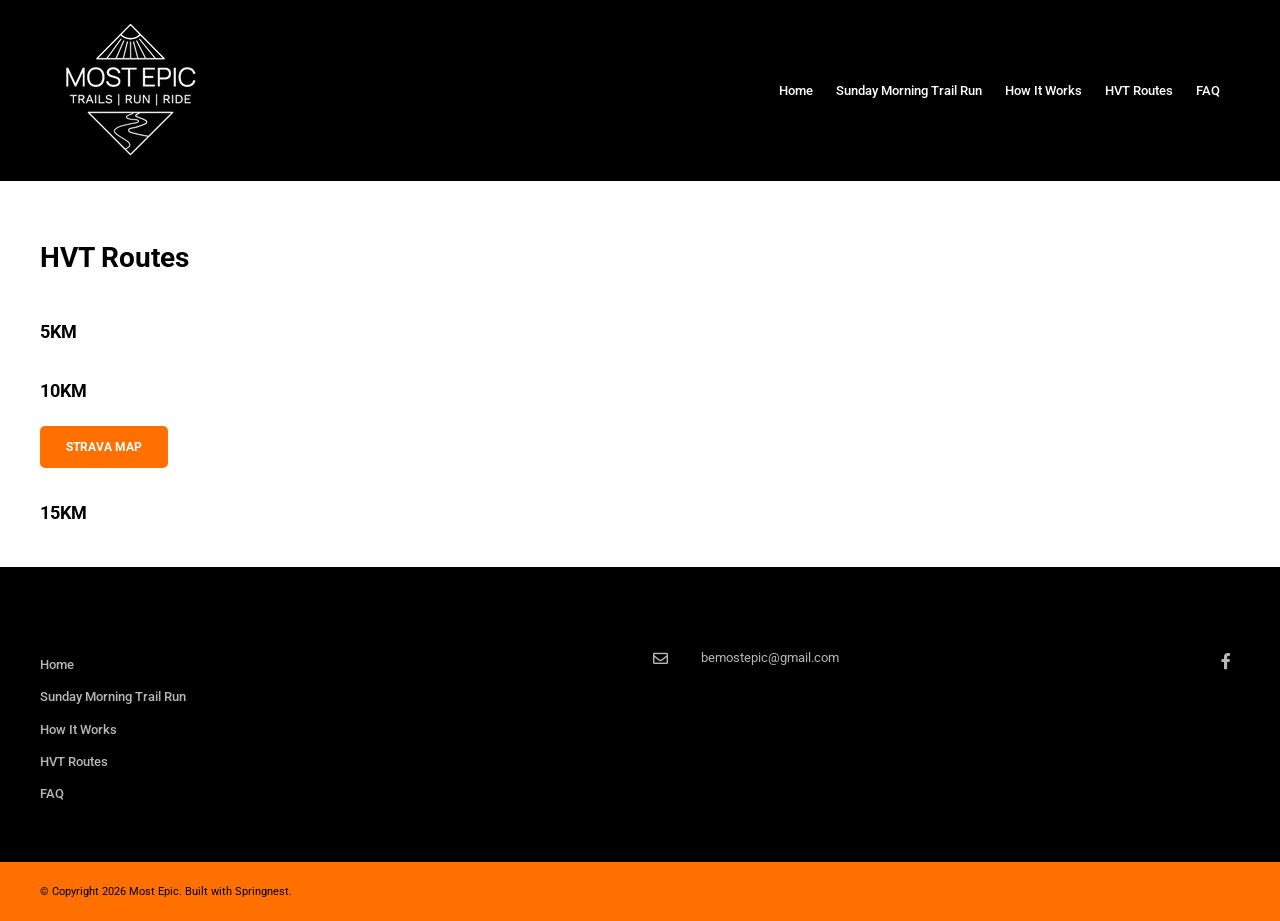
<file: pages/hvt-routes/index.html>
<!DOCTYPE html>

<html class="no-js" lang="en">
<head>
<meta charset="utf-8"/>
<meta content="noindex, nofollow" name="robots"/>
<script>document.documentElement.className=document.documentElement.className.replace(/\bno-js\b/,'js');;</script>
<script>window.snQ=window.snQ||[];window.snReady=window.snReady||function(f){window.snQ.push(f);};(function(){var drained=false;function runOne(f){try{f(window.jQuery);}catch(e){if(window.console&&window.console.error){window.console.error(e);}}}
function drain(){if(drained||!window.jQuery){return;}
drained=true;window.snReady=runOne;var q=window.snQ;window.snQ=[];for(var i=0;i<q.length;i++){runOne(q[i]);}}
if(document.readyState==='loading'){document.addEventListener('DOMContentLoaded',drain);}else{drain();}
window.addEventListener('load',drain);})();;</script>
<link href="../../assets/mostepic.springnest.com/media/img/1kn/v3_logo_only_1000x1000761a430.png" rel="icon"/>
<style type="text/css">@font-face {font-family:'Montserrat';font-style:normal;font-weight:400;src:url(../../assets/mostepic.springnest.com/cf-fonts/s/montserrat/5.2.8/cyrillic/400/normal.woff2);unicode-range:U+0301,U+0400-045F,U+0490-0491,U+04B0-04B1,U+2116;font-display:swap;}@font-face {font-family:'Montserrat';font-style:normal;font-weight:400;src:url(../../assets/mostepic.springnest.com/cf-fonts/s/montserrat/5.2.8/cyrillic-ext/400/normal.woff2);unicode-range:U+0460-052F,U+1C80-1C8A,U+20B4,U+2DE0-2DFF,U+A640-A69F,U+FE2E-FE2F;font-display:swap;}@font-face {font-family:'Montserrat';font-style:normal;font-weight:400;src:url(../../assets/mostepic.springnest.com/cf-fonts/s/montserrat/5.2.8/latin-ext/400/normal.woff2);unicode-range:U+0100-02BA,U+02BD-02C5,U+02C7-02CC,U+02CE-02D7,U+02DD-02FF,U+0304,U+0308,U+0329,U+1D00-1DBF,U+1E00-1E9F,U+1EF2-1EFF,U+2020,U+20A0-20AB,U+20AD-20C0,U+2113,U+2C60-2C7F,U+A720-A7FF;font-display:swap;}@font-face {font-family:'Montserrat';font-style:normal;font-weight:400;src:url(../../assets/mostepic.springnest.com/cf-fonts/s/montserrat/5.2.8/vietnamese/400/normal.woff2);unicode-range:U+0102-0103,U+0110-0111,U+0128-0129,U+0168-0169,U+01A0-01A1,U+01AF-01B0,U+0300-0301,U+0303-0304,U+0308-0309,U+0323,U+0329,U+1EA0-1EF9,U+20AB;font-display:swap;}@font-face {font-family:'Montserrat';font-style:normal;font-weight:400;src:url(../../assets/mostepic.springnest.com/cf-fonts/s/montserrat/5.2.8/latin/400/normal.woff2);unicode-range:U+0000-00FF,U+0131,U+0152-0153,U+02BB-02BC,U+02C6,U+02DA,U+02DC,U+0304,U+0308,U+0329,U+2000-206F,U+20AC,U+2122,U+2191,U+2193,U+2212,U+2215,U+FEFF,U+FFFD;font-display:swap;}@font-face {font-family:'Oswald';font-style:normal;font-weight:700;src:url(../../assets/mostepic.springnest.com/cf-fonts/s/oswald/5.2.8/latin-ext/700/normal.woff2);unicode-range:U+0100-02BA,U+02BD-02C5,U+02C7-02CC,U+02CE-02D7,U+02DD-02FF,U+0304,U+0308,U+0329,U+1D00-1DBF,U+1E00-1E9F,U+1EF2-1EFF,U+2020,U+20A0-20AB,U+20AD-20C0,U+2113,U+2C60-2C7F,U+A720-A7FF;font-display:swap;}@font-face {font-family:'Oswald';font-style:normal;font-weight:700;src:url(../../assets/mostepic.springnest.com/cf-fonts/s/oswald/5.2.8/vietnamese/700/normal.woff2);unicode-range:U+0102-0103,U+0110-0111,U+0128-0129,U+0168-0169,U+01A0-01A1,U+01AF-01B0,U+0300-0301,U+0303-0304,U+0308-0309,U+0323,U+0329,U+1EA0-1EF9,U+20AB;font-display:swap;}@font-face {font-family:'Oswald';font-style:normal;font-weight:700;src:url(../../assets/mostepic.springnest.com/cf-fonts/s/oswald/5.2.8/latin/700/normal.woff2);unicode-range:U+0000-00FF,U+0131,U+0152-0153,U+02BB-02BC,U+02C6,U+02DA,U+02DC,U+0304,U+0308,U+0329,U+2000-206F,U+20AC,U+2122,U+2191,U+2193,U+2212,U+2215,U+FEFF,U+FFFD;font-display:swap;}@font-face {font-family:'Oswald';font-style:normal;font-weight:700;src:url(../../assets/mostepic.springnest.com/cf-fonts/s/oswald/5.2.8/cyrillic/700/normal.woff2);unicode-range:U+0301,U+0400-045F,U+0490-0491,U+04B0-04B1,U+2116;font-display:swap;}@font-face {font-family:'Oswald';font-style:normal;font-weight:700;src:url(../../assets/mostepic.springnest.com/cf-fonts/s/oswald/5.2.8/cyrillic-ext/700/normal.woff2);unicode-range:U+0460-052F,U+1C80-1C8A,U+20B4,U+2DE0-2DFF,U+A640-A69F,U+FE2E-FE2F;font-display:swap;}@font-face {font-family:'Roboto';font-style:normal;font-weight:700;src:url(../../assets/mostepic.springnest.com/cf-fonts/s/roboto/5.2.10/symbols/700/normal.woff2);unicode-range:U+0001-000C,U+000E-001F,U+007F-009F,U+20DD-20E0,U+20E2-20E4,U+2150-218F,U+2190,U+2192,U+2194-2199,U+21AF,U+21E6-21F0,U+21F3,U+2218-2219,U+2299,U+22C4-22C6,U+2300-243F,U+2440-244A,U+2460-24FF,U+25A0-27BF,U+2800-28FF,U+2921-2922,U+2981,U+29BF,U+29EB,U+2B00-2BFF,U+4DC0-4DFF,U+FFF9-FFFB,U+10140-1018E,U+10190-1019C,U+101A0,U+101D0-101FD,U+102E0-102FB,U+10E60-10E7E,U+1D2C0-1D2D3,U+1D2E0-1D37F,U+1F000-1F0FF,U+1F100-1F1AD,U+1F1E6-1F1FF,U+1F30D-1F30F,U+1F315,U+1F31C,U+1F31E,U+1F320-1F32C,U+1F336,U+1F378,U+1F37D,U+1F382,U+1F393-1F39F,U+1F3A7-1F3A8,U+1F3AC-1F3AF,U+1F3C2,U+1F3C4-1F3C6,U+1F3CA-1F3CE,U+1F3D4-1F3E0,U+1F3ED,U+1F3F1-1F3F3,U+1F3F5-1F3F7,U+1F408,U+1F415,U+1F41F,U+1F426,U+1F43F,U+1F441-1F442,U+1F444,U+1F446-1F449,U+1F44C-1F44E,U+1F453,U+1F46A,U+1F47D,U+1F4A3,U+1F4B0,U+1F4B3,U+1F4B9,U+1F4BB,U+1F4BF,U+1F4C8-1F4CB,U+1F4D6,U+1F4DA,U+1F4DF,U+1F4E3-1F4E6,U+1F4EA-1F4ED,U+1F4F7,U+1F4F9-1F4FB,U+1F4FD-1F4FE,U+1F503,U+1F507-1F50B,U+1F50D,U+1F512-1F513,U+1F53E-1F54A,U+1F54F-1F5FA,U+1F610,U+1F650-1F67F,U+1F687,U+1F68D,U+1F691,U+1F694,U+1F698,U+1F6AD,U+1F6B2,U+1F6B9-1F6BA,U+1F6BC,U+1F6C6-1F6CF,U+1F6D3-1F6D7,U+1F6E0-1F6EA,U+1F6F0-1F6F3,U+1F6F7-1F6FC,U+1F700-1F7FF,U+1F800-1F80B,U+1F810-1F847,U+1F850-1F859,U+1F860-1F887,U+1F890-1F8AD,U+1F8B0-1F8BB,U+1F8C0-1F8C1,U+1F900-1F90B,U+1F93B,U+1F946,U+1F984,U+1F996,U+1F9E9,U+1FA00-1FA6F,U+1FA70-1FA7C,U+1FA80-1FA89,U+1FA8F-1FAC6,U+1FACE-1FADC,U+1FADF-1FAE9,U+1FAF0-1FAF8,U+1FB00-1FBFF;font-display:swap;}@font-face {font-family:'Roboto';font-style:normal;font-weight:700;src:url(../../assets/mostepic.springnest.com/cf-fonts/s/roboto/5.2.10/latin-ext/700/normal.woff2);unicode-range:U+0100-02BA,U+02BD-02C5,U+02C7-02CC,U+02CE-02D7,U+02DD-02FF,U+0304,U+0308,U+0329,U+1D00-1DBF,U+1E00-1E9F,U+1EF2-1EFF,U+2020,U+20A0-20AB,U+20AD-20C0,U+2113,U+2C60-2C7F,U+A720-A7FF;font-display:swap;}@font-face {font-family:'Roboto';font-style:normal;font-weight:700;src:url(../../assets/mostepic.springnest.com/cf-fonts/s/roboto/5.2.10/math/700/normal.woff2);unicode-range:U+0302-0303,U+0305,U+0307-0308,U+0310,U+0312,U+0315,U+031A,U+0326-0327,U+032C,U+032F-0330,U+0332-0333,U+0338,U+033A,U+0346,U+034D,U+0391-03A1,U+03A3-03A9,U+03B1-03C9,U+03D1,U+03D5-03D6,U+03F0-03F1,U+03F4-03F5,U+2016-2017,U+2034-2038,U+203C,U+2040,U+2043,U+2047,U+2050,U+2057,U+205F,U+2070-2071,U+2074-208E,U+2090-209C,U+20D0-20DC,U+20E1,U+20E5-20EF,U+2100-2112,U+2114-2115,U+2117-2121,U+2123-214F,U+2190,U+2192,U+2194-21AE,U+21B0-21E5,U+21F1-21F2,U+21F4-2211,U+2213-2214,U+2216-22FF,U+2308-230B,U+2310,U+2319,U+231C-2321,U+2336-237A,U+237C,U+2395,U+239B-23B7,U+23D0,U+23DC-23E1,U+2474-2475,U+25AF,U+25B3,U+25B7,U+25BD,U+25C1,U+25CA,U+25CC,U+25FB,U+266D-266F,U+27C0-27FF,U+2900-2AFF,U+2B0E-2B11,U+2B30-2B4C,U+2BFE,U+3030,U+FF5B,U+FF5D,U+1D400-1D7FF,U+1EE00-1EEFF;font-display:swap;}@font-face {font-family:'Roboto';font-style:normal;font-weight:700;src:url(../../assets/mostepic.springnest.com/cf-fonts/s/roboto/5.2.10/greek/700/normal.woff2);unicode-range:U+0370-0377,U+037A-037F,U+0384-038A,U+038C,U+038E-03A1,U+03A3-03FF;font-display:swap;}@font-face {font-family:'Roboto';font-style:normal;font-weight:700;src:url(../../assets/mostepic.springnest.com/cf-fonts/s/roboto/5.2.10/vietnamese/700/normal.woff2);unicode-range:U+0102-0103,U+0110-0111,U+0128-0129,U+0168-0169,U+01A0-01A1,U+01AF-01B0,U+0300-0301,U+0303-0304,U+0308-0309,U+0323,U+0329,U+1EA0-1EF9,U+20AB;font-display:swap;}@font-face {font-family:'Roboto';font-style:normal;font-weight:700;src:url(../../assets/mostepic.springnest.com/cf-fonts/s/roboto/5.2.10/greek-ext/700/normal.woff2);unicode-range:U+1F00-1FFF;font-display:swap;}@font-face {font-family:'Roboto';font-style:normal;font-weight:700;src:url(../../assets/mostepic.springnest.com/cf-fonts/s/roboto/5.2.10/cyrillic/700/normal.woff2);unicode-range:U+0301,U+0400-045F,U+0490-0491,U+04B0-04B1,U+2116;font-display:swap;}@font-face {font-family:'Roboto';font-style:normal;font-weight:700;src:url(../../assets/mostepic.springnest.com/cf-fonts/s/roboto/5.2.10/cyrillic-ext/700/normal.woff2);unicode-range:U+0460-052F,U+1C80-1C8A,U+20B4,U+2DE0-2DFF,U+A640-A69F,U+FE2E-FE2F;font-display:swap;}@font-face {font-family:'Roboto';font-style:normal;font-weight:700;src:url(../../assets/mostepic.springnest.com/cf-fonts/s/roboto/5.2.10/latin/700/normal.woff2);unicode-range:U+0000-00FF,U+0131,U+0152-0153,U+02BB-02BC,U+02C6,U+02DA,U+02DC,U+0304,U+0308,U+0329,U+2000-206F,U+20AC,U+2122,U+2191,U+2193,U+2212,U+2215,U+FEFF,U+FFFD;font-display:swap;}@font-face {font-family:'Roboto';font-style:normal;font-weight:400;src:url(../../assets/mostepic.springnest.com/cf-fonts/s/roboto/5.2.10/greek/400/normal.woff2);unicode-range:U+0370-0377,U+037A-037F,U+0384-038A,U+038C,U+038E-03A1,U+03A3-03FF;font-display:swap;}@font-face {font-family:'Roboto';font-style:normal;font-weight:400;src:url(../../assets/mostepic.springnest.com/cf-fonts/s/roboto/5.2.10/cyrillic-ext/400/normal.woff2);unicode-range:U+0460-052F,U+1C80-1C8A,U+20B4,U+2DE0-2DFF,U+A640-A69F,U+FE2E-FE2F;font-display:swap;}@font-face {font-family:'Roboto';font-style:normal;font-weight:400;src:url(../../assets/mostepic.springnest.com/cf-fonts/s/roboto/5.2.10/vietnamese/400/normal.woff2);unicode-range:U+0102-0103,U+0110-0111,U+0128-0129,U+0168-0169,U+01A0-01A1,U+01AF-01B0,U+0300-0301,U+0303-0304,U+0308-0309,U+0323,U+0329,U+1EA0-1EF9,U+20AB;font-display:swap;}@font-face {font-family:'Roboto';font-style:normal;font-weight:400;src:url(../../assets/mostepic.springnest.com/cf-fonts/s/roboto/5.2.10/cyrillic/400/normal.woff2);unicode-range:U+0301,U+0400-045F,U+0490-0491,U+04B0-04B1,U+2116;font-display:swap;}@font-face {font-family:'Roboto';font-style:normal;font-weight:400;src:url(../../assets/mostepic.springnest.com/cf-fonts/s/roboto/5.2.10/latin/400/normal.woff2);unicode-range:U+0000-00FF,U+0131,U+0152-0153,U+02BB-02BC,U+02C6,U+02DA,U+02DC,U+0304,U+0308,U+0329,U+2000-206F,U+20AC,U+2122,U+2191,U+2193,U+2212,U+2215,U+FEFF,U+FFFD;font-display:swap;}@font-face {font-family:'Roboto';font-style:normal;font-weight:400;src:url(../../assets/mostepic.springnest.com/cf-fonts/s/roboto/5.2.10/math/400/normal.woff2);unicode-range:U+0302-0303,U+0305,U+0307-0308,U+0310,U+0312,U+0315,U+031A,U+0326-0327,U+032C,U+032F-0330,U+0332-0333,U+0338,U+033A,U+0346,U+034D,U+0391-03A1,U+03A3-03A9,U+03B1-03C9,U+03D1,U+03D5-03D6,U+03F0-03F1,U+03F4-03F5,U+2016-2017,U+2034-2038,U+203C,U+2040,U+2043,U+2047,U+2050,U+2057,U+205F,U+2070-2071,U+2074-208E,U+2090-209C,U+20D0-20DC,U+20E1,U+20E5-20EF,U+2100-2112,U+2114-2115,U+2117-2121,U+2123-214F,U+2190,U+2192,U+2194-21AE,U+21B0-21E5,U+21F1-21F2,U+21F4-2211,U+2213-2214,U+2216-22FF,U+2308-230B,U+2310,U+2319,U+231C-2321,U+2336-237A,U+237C,U+2395,U+239B-23B7,U+23D0,U+23DC-23E1,U+2474-2475,U+25AF,U+25B3,U+25B7,U+25BD,U+25C1,U+25CA,U+25CC,U+25FB,U+266D-266F,U+27C0-27FF,U+2900-2AFF,U+2B0E-2B11,U+2B30-2B4C,U+2BFE,U+3030,U+FF5B,U+FF5D,U+1D400-1D7FF,U+1EE00-1EEFF;font-display:swap;}@font-face {font-family:'Roboto';font-style:normal;font-weight:400;src:url(../../assets/mostepic.springnest.com/cf-fonts/s/roboto/5.2.10/greek-ext/400/normal.woff2);unicode-range:U+1F00-1FFF;font-display:swap;}@font-face {font-family:'Roboto';font-style:normal;font-weight:400;src:url(../../assets/mostepic.springnest.com/cf-fonts/s/roboto/5.2.10/symbols/400/normal.woff2);unicode-range:U+0001-000C,U+000E-001F,U+007F-009F,U+20DD-20E0,U+20E2-20E4,U+2150-218F,U+2190,U+2192,U+2194-2199,U+21AF,U+21E6-21F0,U+21F3,U+2218-2219,U+2299,U+22C4-22C6,U+2300-243F,U+2440-244A,U+2460-24FF,U+25A0-27BF,U+2800-28FF,U+2921-2922,U+2981,U+29BF,U+29EB,U+2B00-2BFF,U+4DC0-4DFF,U+FFF9-FFFB,U+10140-1018E,U+10190-1019C,U+101A0,U+101D0-101FD,U+102E0-102FB,U+10E60-10E7E,U+1D2C0-1D2D3,U+1D2E0-1D37F,U+1F000-1F0FF,U+1F100-1F1AD,U+1F1E6-1F1FF,U+1F30D-1F30F,U+1F315,U+1F31C,U+1F31E,U+1F320-1F32C,U+1F336,U+1F378,U+1F37D,U+1F382,U+1F393-1F39F,U+1F3A7-1F3A8,U+1F3AC-1F3AF,U+1F3C2,U+1F3C4-1F3C6,U+1F3CA-1F3CE,U+1F3D4-1F3E0,U+1F3ED,U+1F3F1-1F3F3,U+1F3F5-1F3F7,U+1F408,U+1F415,U+1F41F,U+1F426,U+1F43F,U+1F441-1F442,U+1F444,U+1F446-1F449,U+1F44C-1F44E,U+1F453,U+1F46A,U+1F47D,U+1F4A3,U+1F4B0,U+1F4B3,U+1F4B9,U+1F4BB,U+1F4BF,U+1F4C8-1F4CB,U+1F4D6,U+1F4DA,U+1F4DF,U+1F4E3-1F4E6,U+1F4EA-1F4ED,U+1F4F7,U+1F4F9-1F4FB,U+1F4FD-1F4FE,U+1F503,U+1F507-1F50B,U+1F50D,U+1F512-1F513,U+1F53E-1F54A,U+1F54F-1F5FA,U+1F610,U+1F650-1F67F,U+1F687,U+1F68D,U+1F691,U+1F694,U+1F698,U+1F6AD,U+1F6B2,U+1F6B9-1F6BA,U+1F6BC,U+1F6C6-1F6CF,U+1F6D3-1F6D7,U+1F6E0-1F6EA,U+1F6F0-1F6F3,U+1F6F7-1F6FC,U+1F700-1F7FF,U+1F800-1F80B,U+1F810-1F847,U+1F850-1F859,U+1F860-1F887,U+1F890-1F8AD,U+1F8B0-1F8BB,U+1F8C0-1F8C1,U+1F900-1F90B,U+1F93B,U+1F946,U+1F984,U+1F996,U+1F9E9,U+1FA00-1FA6F,U+1FA70-1FA7C,U+1FA80-1FA89,U+1FA8F-1FAC6,U+1FACE-1FADC,U+1FADF-1FAE9,U+1FAF0-1FAF8,U+1FB00-1FBFF;font-display:swap;}@font-face {font-family:'Roboto';font-style:normal;font-weight:400;src:url(../../assets/mostepic.springnest.com/cf-fonts/s/roboto/5.2.10/latin-ext/400/normal.woff2);unicode-range:U+0100-02BA,U+02BD-02C5,U+02C7-02CC,U+02CE-02D7,U+02DD-02FF,U+0304,U+0308,U+0329,U+1D00-1DBF,U+1E00-1E9F,U+1EF2-1EFF,U+2020,U+20A0-20AB,U+20AD-20C0,U+2113,U+2C60-2C7F,U+A720-A7FF;font-display:swap;}@font-face {font-family:'Roboto';font-style:normal;font-weight:500;src:url(../../assets/mostepic.springnest.com/cf-fonts/s/roboto/5.2.10/symbols/500/normal.woff2);unicode-range:U+0001-000C,U+000E-001F,U+007F-009F,U+20DD-20E0,U+20E2-20E4,U+2150-218F,U+2190,U+2192,U+2194-2199,U+21AF,U+21E6-21F0,U+21F3,U+2218-2219,U+2299,U+22C4-22C6,U+2300-243F,U+2440-244A,U+2460-24FF,U+25A0-27BF,U+2800-28FF,U+2921-2922,U+2981,U+29BF,U+29EB,U+2B00-2BFF,U+4DC0-4DFF,U+FFF9-FFFB,U+10140-1018E,U+10190-1019C,U+101A0,U+101D0-101FD,U+102E0-102FB,U+10E60-10E7E,U+1D2C0-1D2D3,U+1D2E0-1D37F,U+1F000-1F0FF,U+1F100-1F1AD,U+1F1E6-1F1FF,U+1F30D-1F30F,U+1F315,U+1F31C,U+1F31E,U+1F320-1F32C,U+1F336,U+1F378,U+1F37D,U+1F382,U+1F393-1F39F,U+1F3A7-1F3A8,U+1F3AC-1F3AF,U+1F3C2,U+1F3C4-1F3C6,U+1F3CA-1F3CE,U+1F3D4-1F3E0,U+1F3ED,U+1F3F1-1F3F3,U+1F3F5-1F3F7,U+1F408,U+1F415,U+1F41F,U+1F426,U+1F43F,U+1F441-1F442,U+1F444,U+1F446-1F449,U+1F44C-1F44E,U+1F453,U+1F46A,U+1F47D,U+1F4A3,U+1F4B0,U+1F4B3,U+1F4B9,U+1F4BB,U+1F4BF,U+1F4C8-1F4CB,U+1F4D6,U+1F4DA,U+1F4DF,U+1F4E3-1F4E6,U+1F4EA-1F4ED,U+1F4F7,U+1F4F9-1F4FB,U+1F4FD-1F4FE,U+1F503,U+1F507-1F50B,U+1F50D,U+1F512-1F513,U+1F53E-1F54A,U+1F54F-1F5FA,U+1F610,U+1F650-1F67F,U+1F687,U+1F68D,U+1F691,U+1F694,U+1F698,U+1F6AD,U+1F6B2,U+1F6B9-1F6BA,U+1F6BC,U+1F6C6-1F6CF,U+1F6D3-1F6D7,U+1F6E0-1F6EA,U+1F6F0-1F6F3,U+1F6F7-1F6FC,U+1F700-1F7FF,U+1F800-1F80B,U+1F810-1F847,U+1F850-1F859,U+1F860-1F887,U+1F890-1F8AD,U+1F8B0-1F8BB,U+1F8C0-1F8C1,U+1F900-1F90B,U+1F93B,U+1F946,U+1F984,U+1F996,U+1F9E9,U+1FA00-1FA6F,U+1FA70-1FA7C,U+1FA80-1FA89,U+1FA8F-1FAC6,U+1FACE-1FADC,U+1FADF-1FAE9,U+1FAF0-1FAF8,U+1FB00-1FBFF;font-display:swap;}@font-face {font-family:'Roboto';font-style:normal;font-weight:500;src:url(../../assets/mostepic.springnest.com/cf-fonts/s/roboto/5.2.10/vietnamese/500/normal.woff2);unicode-range:U+0102-0103,U+0110-0111,U+0128-0129,U+0168-0169,U+01A0-01A1,U+01AF-01B0,U+0300-0301,U+0303-0304,U+0308-0309,U+0323,U+0329,U+1EA0-1EF9,U+20AB;font-display:swap;}@font-face {font-family:'Roboto';font-style:normal;font-weight:500;src:url(../../assets/mostepic.springnest.com/cf-fonts/s/roboto/5.2.10/greek/500/normal.woff2);unicode-range:U+0370-0377,U+037A-037F,U+0384-038A,U+038C,U+038E-03A1,U+03A3-03FF;font-display:swap;}@font-face {font-family:'Roboto';font-style:normal;font-weight:500;src:url(../../assets/mostepic.springnest.com/cf-fonts/s/roboto/5.2.10/latin/500/normal.woff2);unicode-range:U+0000-00FF,U+0131,U+0152-0153,U+02BB-02BC,U+02C6,U+02DA,U+02DC,U+0304,U+0308,U+0329,U+2000-206F,U+20AC,U+2122,U+2191,U+2193,U+2212,U+2215,U+FEFF,U+FFFD;font-display:swap;}@font-face {font-family:'Roboto';font-style:normal;font-weight:500;src:url(../../assets/mostepic.springnest.com/cf-fonts/s/roboto/5.2.10/cyrillic/500/normal.woff2);unicode-range:U+0301,U+0400-045F,U+0490-0491,U+04B0-04B1,U+2116;font-display:swap;}@font-face {font-family:'Roboto';font-style:normal;font-weight:500;src:url(../../assets/mostepic.springnest.com/cf-fonts/s/roboto/5.2.10/greek-ext/500/normal.woff2);unicode-range:U+1F00-1FFF;font-display:swap;}@font-face {font-family:'Roboto';font-style:normal;font-weight:500;src:url(../../assets/mostepic.springnest.com/cf-fonts/s/roboto/5.2.10/math/500/normal.woff2);unicode-range:U+0302-0303,U+0305,U+0307-0308,U+0310,U+0312,U+0315,U+031A,U+0326-0327,U+032C,U+032F-0330,U+0332-0333,U+0338,U+033A,U+0346,U+034D,U+0391-03A1,U+03A3-03A9,U+03B1-03C9,U+03D1,U+03D5-03D6,U+03F0-03F1,U+03F4-03F5,U+2016-2017,U+2034-2038,U+203C,U+2040,U+2043,U+2047,U+2050,U+2057,U+205F,U+2070-2071,U+2074-208E,U+2090-209C,U+20D0-20DC,U+20E1,U+20E5-20EF,U+2100-2112,U+2114-2115,U+2117-2121,U+2123-214F,U+2190,U+2192,U+2194-21AE,U+21B0-21E5,U+21F1-21F2,U+21F4-2211,U+2213-2214,U+2216-22FF,U+2308-230B,U+2310,U+2319,U+231C-2321,U+2336-237A,U+237C,U+2395,U+239B-23B7,U+23D0,U+23DC-23E1,U+2474-2475,U+25AF,U+25B3,U+25B7,U+25BD,U+25C1,U+25CA,U+25CC,U+25FB,U+266D-266F,U+27C0-27FF,U+2900-2AFF,U+2B0E-2B11,U+2B30-2B4C,U+2BFE,U+3030,U+FF5B,U+FF5D,U+1D400-1D7FF,U+1EE00-1EEFF;font-display:swap;}@font-face {font-family:'Roboto';font-style:normal;font-weight:500;src:url(../../assets/mostepic.springnest.com/cf-fonts/s/roboto/5.2.10/latin-ext/500/normal.woff2);unicode-range:U+0100-02BA,U+02BD-02C5,U+02C7-02CC,U+02CE-02D7,U+02DD-02FF,U+0304,U+0308,U+0329,U+1D00-1DBF,U+1E00-1E9F,U+1EF2-1EFF,U+2020,U+20A0-20AB,U+20AD-20C0,U+2113,U+2C60-2C7F,U+A720-A7FF;font-display:swap;}@font-face {font-family:'Roboto';font-style:normal;font-weight:500;src:url(../../assets/mostepic.springnest.com/cf-fonts/s/roboto/5.2.10/cyrillic-ext/500/normal.woff2);unicode-range:U+0460-052F,U+1C80-1C8A,U+20B4,U+2DE0-2DFF,U+A640-A69F,U+FE2E-FE2F;font-display:swap;}@font-face {font-family:'Roboto';font-style:normal;font-weight:400;src:url(../../assets/mostepic.springnest.com/cf-fonts/s/roboto/5.2.10/vietnamese/400/normal.woff2);unicode-range:U+0102-0103,U+0110-0111,U+0128-0129,U+0168-0169,U+01A0-01A1,U+01AF-01B0,U+0300-0301,U+0303-0304,U+0308-0309,U+0323,U+0329,U+1EA0-1EF9,U+20AB;font-display:swap;}@font-face {font-family:'Roboto';font-style:normal;font-weight:400;src:url(../../assets/mostepic.springnest.com/cf-fonts/s/roboto/5.2.10/symbols/400/normal.woff2);unicode-range:U+0001-000C,U+000E-001F,U+007F-009F,U+20DD-20E0,U+20E2-20E4,U+2150-218F,U+2190,U+2192,U+2194-2199,U+21AF,U+21E6-21F0,U+21F3,U+2218-2219,U+2299,U+22C4-22C6,U+2300-243F,U+2440-244A,U+2460-24FF,U+25A0-27BF,U+2800-28FF,U+2921-2922,U+2981,U+29BF,U+29EB,U+2B00-2BFF,U+4DC0-4DFF,U+FFF9-FFFB,U+10140-1018E,U+10190-1019C,U+101A0,U+101D0-101FD,U+102E0-102FB,U+10E60-10E7E,U+1D2C0-1D2D3,U+1D2E0-1D37F,U+1F000-1F0FF,U+1F100-1F1AD,U+1F1E6-1F1FF,U+1F30D-1F30F,U+1F315,U+1F31C,U+1F31E,U+1F320-1F32C,U+1F336,U+1F378,U+1F37D,U+1F382,U+1F393-1F39F,U+1F3A7-1F3A8,U+1F3AC-1F3AF,U+1F3C2,U+1F3C4-1F3C6,U+1F3CA-1F3CE,U+1F3D4-1F3E0,U+1F3ED,U+1F3F1-1F3F3,U+1F3F5-1F3F7,U+1F408,U+1F415,U+1F41F,U+1F426,U+1F43F,U+1F441-1F442,U+1F444,U+1F446-1F449,U+1F44C-1F44E,U+1F453,U+1F46A,U+1F47D,U+1F4A3,U+1F4B0,U+1F4B3,U+1F4B9,U+1F4BB,U+1F4BF,U+1F4C8-1F4CB,U+1F4D6,U+1F4DA,U+1F4DF,U+1F4E3-1F4E6,U+1F4EA-1F4ED,U+1F4F7,U+1F4F9-1F4FB,U+1F4FD-1F4FE,U+1F503,U+1F507-1F50B,U+1F50D,U+1F512-1F513,U+1F53E-1F54A,U+1F54F-1F5FA,U+1F610,U+1F650-1F67F,U+1F687,U+1F68D,U+1F691,U+1F694,U+1F698,U+1F6AD,U+1F6B2,U+1F6B9-1F6BA,U+1F6BC,U+1F6C6-1F6CF,U+1F6D3-1F6D7,U+1F6E0-1F6EA,U+1F6F0-1F6F3,U+1F6F7-1F6FC,U+1F700-1F7FF,U+1F800-1F80B,U+1F810-1F847,U+1F850-1F859,U+1F860-1F887,U+1F890-1F8AD,U+1F8B0-1F8BB,U+1F8C0-1F8C1,U+1F900-1F90B,U+1F93B,U+1F946,U+1F984,U+1F996,U+1F9E9,U+1FA00-1FA6F,U+1FA70-1FA7C,U+1FA80-1FA89,U+1FA8F-1FAC6,U+1FACE-1FADC,U+1FADF-1FAE9,U+1FAF0-1FAF8,U+1FB00-1FBFF;font-display:swap;}@font-face {font-family:'Roboto';font-style:normal;font-weight:400;src:url(../../assets/mostepic.springnest.com/cf-fonts/s/roboto/5.2.10/latin-ext/400/normal.woff2);unicode-range:U+0100-02BA,U+02BD-02C5,U+02C7-02CC,U+02CE-02D7,U+02DD-02FF,U+0304,U+0308,U+0329,U+1D00-1DBF,U+1E00-1E9F,U+1EF2-1EFF,U+2020,U+20A0-20AB,U+20AD-20C0,U+2113,U+2C60-2C7F,U+A720-A7FF;font-display:swap;}@font-face {font-family:'Roboto';font-style:normal;font-weight:400;src:url(../../assets/mostepic.springnest.com/cf-fonts/s/roboto/5.2.10/cyrillic-ext/400/normal.woff2);unicode-range:U+0460-052F,U+1C80-1C8A,U+20B4,U+2DE0-2DFF,U+A640-A69F,U+FE2E-FE2F;font-display:swap;}@font-face {font-family:'Roboto';font-style:normal;font-weight:400;src:url(../../assets/mostepic.springnest.com/cf-fonts/s/roboto/5.2.10/latin/400/normal.woff2);unicode-range:U+0000-00FF,U+0131,U+0152-0153,U+02BB-02BC,U+02C6,U+02DA,U+02DC,U+0304,U+0308,U+0329,U+2000-206F,U+20AC,U+2122,U+2191,U+2193,U+2212,U+2215,U+FEFF,U+FFFD;font-display:swap;}@font-face {font-family:'Roboto';font-style:normal;font-weight:400;src:url(../../assets/mostepic.springnest.com/cf-fonts/s/roboto/5.2.10/cyrillic/400/normal.woff2);unicode-range:U+0301,U+0400-045F,U+0490-0491,U+04B0-04B1,U+2116;font-display:swap;}@font-face {font-family:'Roboto';font-style:normal;font-weight:400;src:url(../../assets/mostepic.springnest.com/cf-fonts/s/roboto/5.2.10/math/400/normal.woff2);unicode-range:U+0302-0303,U+0305,U+0307-0308,U+0310,U+0312,U+0315,U+031A,U+0326-0327,U+032C,U+032F-0330,U+0332-0333,U+0338,U+033A,U+0346,U+034D,U+0391-03A1,U+03A3-03A9,U+03B1-03C9,U+03D1,U+03D5-03D6,U+03F0-03F1,U+03F4-03F5,U+2016-2017,U+2034-2038,U+203C,U+2040,U+2043,U+2047,U+2050,U+2057,U+205F,U+2070-2071,U+2074-208E,U+2090-209C,U+20D0-20DC,U+20E1,U+20E5-20EF,U+2100-2112,U+2114-2115,U+2117-2121,U+2123-214F,U+2190,U+2192,U+2194-21AE,U+21B0-21E5,U+21F1-21F2,U+21F4-2211,U+2213-2214,U+2216-22FF,U+2308-230B,U+2310,U+2319,U+231C-2321,U+2336-237A,U+237C,U+2395,U+239B-23B7,U+23D0,U+23DC-23E1,U+2474-2475,U+25AF,U+25B3,U+25B7,U+25BD,U+25C1,U+25CA,U+25CC,U+25FB,U+266D-266F,U+27C0-27FF,U+2900-2AFF,U+2B0E-2B11,U+2B30-2B4C,U+2BFE,U+3030,U+FF5B,U+FF5D,U+1D400-1D7FF,U+1EE00-1EEFF;font-display:swap;}@font-face {font-family:'Roboto';font-style:normal;font-weight:400;src:url(../../assets/mostepic.springnest.com/cf-fonts/s/roboto/5.2.10/greek/400/normal.woff2);unicode-range:U+0370-0377,U+037A-037F,U+0384-038A,U+038C,U+038E-03A1,U+03A3-03FF;font-display:swap;}@font-face {font-family:'Roboto';font-style:normal;font-weight:400;src:url(../../assets/mostepic.springnest.com/cf-fonts/s/roboto/5.2.10/greek-ext/400/normal.woff2);unicode-range:U+1F00-1FFF;font-display:swap;}@font-face {font-family:'Roboto';font-style:italic;font-weight:400;src:url(../../assets/mostepic.springnest.com/cf-fonts/s/roboto/5.2.10/math/400/italic.woff2);unicode-range:U+0302-0303,U+0305,U+0307-0308,U+0310,U+0312,U+0315,U+031A,U+0326-0327,U+032C,U+032F-0330,U+0332-0333,U+0338,U+033A,U+0346,U+034D,U+0391-03A1,U+03A3-03A9,U+03B1-03C9,U+03D1,U+03D5-03D6,U+03F0-03F1,U+03F4-03F5,U+2016-2017,U+2034-2038,U+203C,U+2040,U+2043,U+2047,U+2050,U+2057,U+205F,U+2070-2071,U+2074-208E,U+2090-209C,U+20D0-20DC,U+20E1,U+20E5-20EF,U+2100-2112,U+2114-2115,U+2117-2121,U+2123-214F,U+2190,U+2192,U+2194-21AE,U+21B0-21E5,U+21F1-21F2,U+21F4-2211,U+2213-2214,U+2216-22FF,U+2308-230B,U+2310,U+2319,U+231C-2321,U+2336-237A,U+237C,U+2395,U+239B-23B7,U+23D0,U+23DC-23E1,U+2474-2475,U+25AF,U+25B3,U+25B7,U+25BD,U+25C1,U+25CA,U+25CC,U+25FB,U+266D-266F,U+27C0-27FF,U+2900-2AFF,U+2B0E-2B11,U+2B30-2B4C,U+2BFE,U+3030,U+FF5B,U+FF5D,U+1D400-1D7FF,U+1EE00-1EEFF;font-display:swap;}@font-face {font-family:'Roboto';font-style:italic;font-weight:400;src:url(../../assets/mostepic.springnest.com/cf-fonts/s/roboto/5.2.10/cyrillic/400/italic.woff2);unicode-range:U+0301,U+0400-045F,U+0490-0491,U+04B0-04B1,U+2116;font-display:swap;}@font-face {font-family:'Roboto';font-style:italic;font-weight:400;src:url(../../assets/mostepic.springnest.com/cf-fonts/s/roboto/5.2.10/greek-ext/400/italic.woff2);unicode-range:U+1F00-1FFF;font-display:swap;}@font-face {font-family:'Roboto';font-style:italic;font-weight:400;src:url(../../assets/mostepic.springnest.com/cf-fonts/s/roboto/5.2.10/latin-ext/400/italic.woff2);unicode-range:U+0100-02BA,U+02BD-02C5,U+02C7-02CC,U+02CE-02D7,U+02DD-02FF,U+0304,U+0308,U+0329,U+1D00-1DBF,U+1E00-1E9F,U+1EF2-1EFF,U+2020,U+20A0-20AB,U+20AD-20C0,U+2113,U+2C60-2C7F,U+A720-A7FF;font-display:swap;}@font-face {font-family:'Roboto';font-style:italic;font-weight:400;src:url(../../assets/mostepic.springnest.com/cf-fonts/s/roboto/5.2.10/vietnamese/400/italic.woff2);unicode-range:U+0102-0103,U+0110-0111,U+0128-0129,U+0168-0169,U+01A0-01A1,U+01AF-01B0,U+0300-0301,U+0303-0304,U+0308-0309,U+0323,U+0329,U+1EA0-1EF9,U+20AB;font-display:swap;}@font-face {font-family:'Roboto';font-style:italic;font-weight:400;src:url(../../assets/mostepic.springnest.com/cf-fonts/s/roboto/5.2.10/cyrillic-ext/400/italic.woff2);unicode-range:U+0460-052F,U+1C80-1C8A,U+20B4,U+2DE0-2DFF,U+A640-A69F,U+FE2E-FE2F;font-display:swap;}@font-face {font-family:'Roboto';font-style:italic;font-weight:400;src:url(../../assets/mostepic.springnest.com/cf-fonts/s/roboto/5.2.10/greek/400/italic.woff2);unicode-range:U+0370-0377,U+037A-037F,U+0384-038A,U+038C,U+038E-03A1,U+03A3-03FF;font-display:swap;}@font-face {font-family:'Roboto';font-style:italic;font-weight:400;src:url(../../assets/mostepic.springnest.com/cf-fonts/s/roboto/5.2.10/latin/400/italic.woff2);unicode-range:U+0000-00FF,U+0131,U+0152-0153,U+02BB-02BC,U+02C6,U+02DA,U+02DC,U+0304,U+0308,U+0329,U+2000-206F,U+20AC,U+2122,U+2191,U+2193,U+2212,U+2215,U+FEFF,U+FFFD;font-display:swap;}@font-face {font-family:'Roboto';font-style:italic;font-weight:400;src:url(../../assets/mostepic.springnest.com/cf-fonts/s/roboto/5.2.10/symbols/400/italic.woff2);unicode-range:U+0001-000C,U+000E-001F,U+007F-009F,U+20DD-20E0,U+20E2-20E4,U+2150-218F,U+2190,U+2192,U+2194-2199,U+21AF,U+21E6-21F0,U+21F3,U+2218-2219,U+2299,U+22C4-22C6,U+2300-243F,U+2440-244A,U+2460-24FF,U+25A0-27BF,U+2800-28FF,U+2921-2922,U+2981,U+29BF,U+29EB,U+2B00-2BFF,U+4DC0-4DFF,U+FFF9-FFFB,U+10140-1018E,U+10190-1019C,U+101A0,U+101D0-101FD,U+102E0-102FB,U+10E60-10E7E,U+1D2C0-1D2D3,U+1D2E0-1D37F,U+1F000-1F0FF,U+1F100-1F1AD,U+1F1E6-1F1FF,U+1F30D-1F30F,U+1F315,U+1F31C,U+1F31E,U+1F320-1F32C,U+1F336,U+1F378,U+1F37D,U+1F382,U+1F393-1F39F,U+1F3A7-1F3A8,U+1F3AC-1F3AF,U+1F3C2,U+1F3C4-1F3C6,U+1F3CA-1F3CE,U+1F3D4-1F3E0,U+1F3ED,U+1F3F1-1F3F3,U+1F3F5-1F3F7,U+1F408,U+1F415,U+1F41F,U+1F426,U+1F43F,U+1F441-1F442,U+1F444,U+1F446-1F449,U+1F44C-1F44E,U+1F453,U+1F46A,U+1F47D,U+1F4A3,U+1F4B0,U+1F4B3,U+1F4B9,U+1F4BB,U+1F4BF,U+1F4C8-1F4CB,U+1F4D6,U+1F4DA,U+1F4DF,U+1F4E3-1F4E6,U+1F4EA-1F4ED,U+1F4F7,U+1F4F9-1F4FB,U+1F4FD-1F4FE,U+1F503,U+1F507-1F50B,U+1F50D,U+1F512-1F513,U+1F53E-1F54A,U+1F54F-1F5FA,U+1F610,U+1F650-1F67F,U+1F687,U+1F68D,U+1F691,U+1F694,U+1F698,U+1F6AD,U+1F6B2,U+1F6B9-1F6BA,U+1F6BC,U+1F6C6-1F6CF,U+1F6D3-1F6D7,U+1F6E0-1F6EA,U+1F6F0-1F6F3,U+1F6F7-1F6FC,U+1F700-1F7FF,U+1F800-1F80B,U+1F810-1F847,U+1F850-1F859,U+1F860-1F887,U+1F890-1F8AD,U+1F8B0-1F8BB,U+1F8C0-1F8C1,U+1F900-1F90B,U+1F93B,U+1F946,U+1F984,U+1F996,U+1F9E9,U+1FA00-1FA6F,U+1FA70-1FA7C,U+1FA80-1FA89,U+1FA8F-1FAC6,U+1FACE-1FADC,U+1FADF-1FAE9,U+1FAF0-1FAF8,U+1FB00-1FBFF;font-display:swap;}@font-face {font-family:'Roboto';font-style:normal;font-weight:700;src:url(../../assets/mostepic.springnest.com/cf-fonts/s/roboto/5.2.10/latin-ext/700/normal.woff2);unicode-range:U+0100-02BA,U+02BD-02C5,U+02C7-02CC,U+02CE-02D7,U+02DD-02FF,U+0304,U+0308,U+0329,U+1D00-1DBF,U+1E00-1E9F,U+1EF2-1EFF,U+2020,U+20A0-20AB,U+20AD-20C0,U+2113,U+2C60-2C7F,U+A720-A7FF;font-display:swap;}@font-face {font-family:'Roboto';font-style:normal;font-weight:700;src:url(../../assets/mostepic.springnest.com/cf-fonts/s/roboto/5.2.10/cyrillic/700/normal.woff2);unicode-range:U+0301,U+0400-045F,U+0490-0491,U+04B0-04B1,U+2116;font-display:swap;}@font-face {font-family:'Roboto';font-style:normal;font-weight:700;src:url(../../assets/mostepic.springnest.com/cf-fonts/s/roboto/5.2.10/cyrillic-ext/700/normal.woff2);unicode-range:U+0460-052F,U+1C80-1C8A,U+20B4,U+2DE0-2DFF,U+A640-A69F,U+FE2E-FE2F;font-display:swap;}@font-face {font-family:'Roboto';font-style:normal;font-weight:700;src:url(../../assets/mostepic.springnest.com/cf-fonts/s/roboto/5.2.10/vietnamese/700/normal.woff2);unicode-range:U+0102-0103,U+0110-0111,U+0128-0129,U+0168-0169,U+01A0-01A1,U+01AF-01B0,U+0300-0301,U+0303-0304,U+0308-0309,U+0323,U+0329,U+1EA0-1EF9,U+20AB;font-display:swap;}@font-face {font-family:'Roboto';font-style:normal;font-weight:700;src:url(../../assets/mostepic.springnest.com/cf-fonts/s/roboto/5.2.10/latin/700/normal.woff2);unicode-range:U+0000-00FF,U+0131,U+0152-0153,U+02BB-02BC,U+02C6,U+02DA,U+02DC,U+0304,U+0308,U+0329,U+2000-206F,U+20AC,U+2122,U+2191,U+2193,U+2212,U+2215,U+FEFF,U+FFFD;font-display:swap;}@font-face {font-family:'Roboto';font-style:normal;font-weight:700;src:url(../../assets/mostepic.springnest.com/cf-fonts/s/roboto/5.2.10/greek/700/normal.woff2);unicode-range:U+0370-0377,U+037A-037F,U+0384-038A,U+038C,U+038E-03A1,U+03A3-03FF;font-display:swap;}@font-face {font-family:'Roboto';font-style:normal;font-weight:700;src:url(../../assets/mostepic.springnest.com/cf-fonts/s/roboto/5.2.10/symbols/700/normal.woff2);unicode-range:U+0001-000C,U+000E-001F,U+007F-009F,U+20DD-20E0,U+20E2-20E4,U+2150-218F,U+2190,U+2192,U+2194-2199,U+21AF,U+21E6-21F0,U+21F3,U+2218-2219,U+2299,U+22C4-22C6,U+2300-243F,U+2440-244A,U+2460-24FF,U+25A0-27BF,U+2800-28FF,U+2921-2922,U+2981,U+29BF,U+29EB,U+2B00-2BFF,U+4DC0-4DFF,U+FFF9-FFFB,U+10140-1018E,U+10190-1019C,U+101A0,U+101D0-101FD,U+102E0-102FB,U+10E60-10E7E,U+1D2C0-1D2D3,U+1D2E0-1D37F,U+1F000-1F0FF,U+1F100-1F1AD,U+1F1E6-1F1FF,U+1F30D-1F30F,U+1F315,U+1F31C,U+1F31E,U+1F320-1F32C,U+1F336,U+1F378,U+1F37D,U+1F382,U+1F393-1F39F,U+1F3A7-1F3A8,U+1F3AC-1F3AF,U+1F3C2,U+1F3C4-1F3C6,U+1F3CA-1F3CE,U+1F3D4-1F3E0,U+1F3ED,U+1F3F1-1F3F3,U+1F3F5-1F3F7,U+1F408,U+1F415,U+1F41F,U+1F426,U+1F43F,U+1F441-1F442,U+1F444,U+1F446-1F449,U+1F44C-1F44E,U+1F453,U+1F46A,U+1F47D,U+1F4A3,U+1F4B0,U+1F4B3,U+1F4B9,U+1F4BB,U+1F4BF,U+1F4C8-1F4CB,U+1F4D6,U+1F4DA,U+1F4DF,U+1F4E3-1F4E6,U+1F4EA-1F4ED,U+1F4F7,U+1F4F9-1F4FB,U+1F4FD-1F4FE,U+1F503,U+1F507-1F50B,U+1F50D,U+1F512-1F513,U+1F53E-1F54A,U+1F54F-1F5FA,U+1F610,U+1F650-1F67F,U+1F687,U+1F68D,U+1F691,U+1F694,U+1F698,U+1F6AD,U+1F6B2,U+1F6B9-1F6BA,U+1F6BC,U+1F6C6-1F6CF,U+1F6D3-1F6D7,U+1F6E0-1F6EA,U+1F6F0-1F6F3,U+1F6F7-1F6FC,U+1F700-1F7FF,U+1F800-1F80B,U+1F810-1F847,U+1F850-1F859,U+1F860-1F887,U+1F890-1F8AD,U+1F8B0-1F8BB,U+1F8C0-1F8C1,U+1F900-1F90B,U+1F93B,U+1F946,U+1F984,U+1F996,U+1F9E9,U+1FA00-1FA6F,U+1FA70-1FA7C,U+1FA80-1FA89,U+1FA8F-1FAC6,U+1FACE-1FADC,U+1FADF-1FAE9,U+1FAF0-1FAF8,U+1FB00-1FBFF;font-display:swap;}@font-face {font-family:'Roboto';font-style:normal;font-weight:700;src:url(../../assets/mostepic.springnest.com/cf-fonts/s/roboto/5.2.10/greek-ext/700/normal.woff2);unicode-range:U+1F00-1FFF;font-display:swap;}@font-face {font-family:'Roboto';font-style:normal;font-weight:700;src:url(../../assets/mostepic.springnest.com/cf-fonts/s/roboto/5.2.10/math/700/normal.woff2);unicode-range:U+0302-0303,U+0305,U+0307-0308,U+0310,U+0312,U+0315,U+031A,U+0326-0327,U+032C,U+032F-0330,U+0332-0333,U+0338,U+033A,U+0346,U+034D,U+0391-03A1,U+03A3-03A9,U+03B1-03C9,U+03D1,U+03D5-03D6,U+03F0-03F1,U+03F4-03F5,U+2016-2017,U+2034-2038,U+203C,U+2040,U+2043,U+2047,U+2050,U+2057,U+205F,U+2070-2071,U+2074-208E,U+2090-209C,U+20D0-20DC,U+20E1,U+20E5-20EF,U+2100-2112,U+2114-2115,U+2117-2121,U+2123-214F,U+2190,U+2192,U+2194-21AE,U+21B0-21E5,U+21F1-21F2,U+21F4-2211,U+2213-2214,U+2216-22FF,U+2308-230B,U+2310,U+2319,U+231C-2321,U+2336-237A,U+237C,U+2395,U+239B-23B7,U+23D0,U+23DC-23E1,U+2474-2475,U+25AF,U+25B3,U+25B7,U+25BD,U+25C1,U+25CA,U+25CC,U+25FB,U+266D-266F,U+27C0-27FF,U+2900-2AFF,U+2B0E-2B11,U+2B30-2B4C,U+2BFE,U+3030,U+FF5B,U+FF5D,U+1D400-1D7FF,U+1EE00-1EEFF;font-display:swap;}@font-face {font-family:'Roboto';font-style:italic;font-weight:700;src:url(../../assets/mostepic.springnest.com/cf-fonts/s/roboto/5.2.10/symbols/700/italic.woff2);unicode-range:U+0001-000C,U+000E-001F,U+007F-009F,U+20DD-20E0,U+20E2-20E4,U+2150-218F,U+2190,U+2192,U+2194-2199,U+21AF,U+21E6-21F0,U+21F3,U+2218-2219,U+2299,U+22C4-22C6,U+2300-243F,U+2440-244A,U+2460-24FF,U+25A0-27BF,U+2800-28FF,U+2921-2922,U+2981,U+29BF,U+29EB,U+2B00-2BFF,U+4DC0-4DFF,U+FFF9-FFFB,U+10140-1018E,U+10190-1019C,U+101A0,U+101D0-101FD,U+102E0-102FB,U+10E60-10E7E,U+1D2C0-1D2D3,U+1D2E0-1D37F,U+1F000-1F0FF,U+1F100-1F1AD,U+1F1E6-1F1FF,U+1F30D-1F30F,U+1F315,U+1F31C,U+1F31E,U+1F320-1F32C,U+1F336,U+1F378,U+1F37D,U+1F382,U+1F393-1F39F,U+1F3A7-1F3A8,U+1F3AC-1F3AF,U+1F3C2,U+1F3C4-1F3C6,U+1F3CA-1F3CE,U+1F3D4-1F3E0,U+1F3ED,U+1F3F1-1F3F3,U+1F3F5-1F3F7,U+1F408,U+1F415,U+1F41F,U+1F426,U+1F43F,U+1F441-1F442,U+1F444,U+1F446-1F449,U+1F44C-1F44E,U+1F453,U+1F46A,U+1F47D,U+1F4A3,U+1F4B0,U+1F4B3,U+1F4B9,U+1F4BB,U+1F4BF,U+1F4C8-1F4CB,U+1F4D6,U+1F4DA,U+1F4DF,U+1F4E3-1F4E6,U+1F4EA-1F4ED,U+1F4F7,U+1F4F9-1F4FB,U+1F4FD-1F4FE,U+1F503,U+1F507-1F50B,U+1F50D,U+1F512-1F513,U+1F53E-1F54A,U+1F54F-1F5FA,U+1F610,U+1F650-1F67F,U+1F687,U+1F68D,U+1F691,U+1F694,U+1F698,U+1F6AD,U+1F6B2,U+1F6B9-1F6BA,U+1F6BC,U+1F6C6-1F6CF,U+1F6D3-1F6D7,U+1F6E0-1F6EA,U+1F6F0-1F6F3,U+1F6F7-1F6FC,U+1F700-1F7FF,U+1F800-1F80B,U+1F810-1F847,U+1F850-1F859,U+1F860-1F887,U+1F890-1F8AD,U+1F8B0-1F8BB,U+1F8C0-1F8C1,U+1F900-1F90B,U+1F93B,U+1F946,U+1F984,U+1F996,U+1F9E9,U+1FA00-1FA6F,U+1FA70-1FA7C,U+1FA80-1FA89,U+1FA8F-1FAC6,U+1FACE-1FADC,U+1FADF-1FAE9,U+1FAF0-1FAF8,U+1FB00-1FBFF;font-display:swap;}@font-face {font-family:'Roboto';font-style:italic;font-weight:700;src:url(../../assets/mostepic.springnest.com/cf-fonts/s/roboto/5.2.10/math/700/italic.woff2);unicode-range:U+0302-0303,U+0305,U+0307-0308,U+0310,U+0312,U+0315,U+031A,U+0326-0327,U+032C,U+032F-0330,U+0332-0333,U+0338,U+033A,U+0346,U+034D,U+0391-03A1,U+03A3-03A9,U+03B1-03C9,U+03D1,U+03D5-03D6,U+03F0-03F1,U+03F4-03F5,U+2016-2017,U+2034-2038,U+203C,U+2040,U+2043,U+2047,U+2050,U+2057,U+205F,U+2070-2071,U+2074-208E,U+2090-209C,U+20D0-20DC,U+20E1,U+20E5-20EF,U+2100-2112,U+2114-2115,U+2117-2121,U+2123-214F,U+2190,U+2192,U+2194-21AE,U+21B0-21E5,U+21F1-21F2,U+21F4-2211,U+2213-2214,U+2216-22FF,U+2308-230B,U+2310,U+2319,U+231C-2321,U+2336-237A,U+237C,U+2395,U+239B-23B7,U+23D0,U+23DC-23E1,U+2474-2475,U+25AF,U+25B3,U+25B7,U+25BD,U+25C1,U+25CA,U+25CC,U+25FB,U+266D-266F,U+27C0-27FF,U+2900-2AFF,U+2B0E-2B11,U+2B30-2B4C,U+2BFE,U+3030,U+FF5B,U+FF5D,U+1D400-1D7FF,U+1EE00-1EEFF;font-display:swap;}@font-face {font-family:'Roboto';font-style:italic;font-weight:700;src:url(../../assets/mostepic.springnest.com/cf-fonts/s/roboto/5.2.10/latin/700/italic.woff2);unicode-range:U+0000-00FF,U+0131,U+0152-0153,U+02BB-02BC,U+02C6,U+02DA,U+02DC,U+0304,U+0308,U+0329,U+2000-206F,U+20AC,U+2122,U+2191,U+2193,U+2212,U+2215,U+FEFF,U+FFFD;font-display:swap;}@font-face {font-family:'Roboto';font-style:italic;font-weight:700;src:url(../../assets/mostepic.springnest.com/cf-fonts/s/roboto/5.2.10/latin-ext/700/italic.woff2);unicode-range:U+0100-02BA,U+02BD-02C5,U+02C7-02CC,U+02CE-02D7,U+02DD-02FF,U+0304,U+0308,U+0329,U+1D00-1DBF,U+1E00-1E9F,U+1EF2-1EFF,U+2020,U+20A0-20AB,U+20AD-20C0,U+2113,U+2C60-2C7F,U+A720-A7FF;font-display:swap;}@font-face {font-family:'Roboto';font-style:italic;font-weight:700;src:url(../../assets/mostepic.springnest.com/cf-fonts/s/roboto/5.2.10/greek/700/italic.woff2);unicode-range:U+0370-0377,U+037A-037F,U+0384-038A,U+038C,U+038E-03A1,U+03A3-03FF;font-display:swap;}@font-face {font-family:'Roboto';font-style:italic;font-weight:700;src:url(../../assets/mostepic.springnest.com/cf-fonts/s/roboto/5.2.10/cyrillic-ext/700/italic.woff2);unicode-range:U+0460-052F,U+1C80-1C8A,U+20B4,U+2DE0-2DFF,U+A640-A69F,U+FE2E-FE2F;font-display:swap;}@font-face {font-family:'Roboto';font-style:italic;font-weight:700;src:url(../../assets/mostepic.springnest.com/cf-fonts/s/roboto/5.2.10/greek-ext/700/italic.woff2);unicode-range:U+1F00-1FFF;font-display:swap;}@font-face {font-family:'Roboto';font-style:italic;font-weight:700;src:url(../../assets/mostepic.springnest.com/cf-fonts/s/roboto/5.2.10/cyrillic/700/italic.woff2);unicode-range:U+0301,U+0400-045F,U+0490-0491,U+04B0-04B1,U+2116;font-display:swap;}@font-face {font-family:'Roboto';font-style:italic;font-weight:700;src:url(../../assets/mostepic.springnest.com/cf-fonts/s/roboto/5.2.10/vietnamese/700/italic.woff2);unicode-range:U+0102-0103,U+0110-0111,U+0128-0129,U+0168-0169,U+01A0-01A1,U+01AF-01B0,U+0300-0301,U+0303-0304,U+0308-0309,U+0323,U+0329,U+1EA0-1EF9,U+20AB;font-display:swap;}@font-face {font-family:'Roboto';font-style:normal;font-weight:300;src:url(../../assets/mostepic.springnest.com/cf-fonts/s/roboto/5.2.10/latin/300/normal.woff2);unicode-range:U+0000-00FF,U+0131,U+0152-0153,U+02BB-02BC,U+02C6,U+02DA,U+02DC,U+0304,U+0308,U+0329,U+2000-206F,U+20AC,U+2122,U+2191,U+2193,U+2212,U+2215,U+FEFF,U+FFFD;font-display:swap;}@font-face {font-family:'Roboto';font-style:normal;font-weight:300;src:url(../../assets/mostepic.springnest.com/cf-fonts/s/roboto/5.2.10/cyrillic/300/normal.woff2);unicode-range:U+0301,U+0400-045F,U+0490-0491,U+04B0-04B1,U+2116;font-display:swap;}@font-face {font-family:'Roboto';font-style:normal;font-weight:300;src:url(../../assets/mostepic.springnest.com/cf-fonts/s/roboto/5.2.10/symbols/300/normal.woff2);unicode-range:U+0001-000C,U+000E-001F,U+007F-009F,U+20DD-20E0,U+20E2-20E4,U+2150-218F,U+2190,U+2192,U+2194-2199,U+21AF,U+21E6-21F0,U+21F3,U+2218-2219,U+2299,U+22C4-22C6,U+2300-243F,U+2440-244A,U+2460-24FF,U+25A0-27BF,U+2800-28FF,U+2921-2922,U+2981,U+29BF,U+29EB,U+2B00-2BFF,U+4DC0-4DFF,U+FFF9-FFFB,U+10140-1018E,U+10190-1019C,U+101A0,U+101D0-101FD,U+102E0-102FB,U+10E60-10E7E,U+1D2C0-1D2D3,U+1D2E0-1D37F,U+1F000-1F0FF,U+1F100-1F1AD,U+1F1E6-1F1FF,U+1F30D-1F30F,U+1F315,U+1F31C,U+1F31E,U+1F320-1F32C,U+1F336,U+1F378,U+1F37D,U+1F382,U+1F393-1F39F,U+1F3A7-1F3A8,U+1F3AC-1F3AF,U+1F3C2,U+1F3C4-1F3C6,U+1F3CA-1F3CE,U+1F3D4-1F3E0,U+1F3ED,U+1F3F1-1F3F3,U+1F3F5-1F3F7,U+1F408,U+1F415,U+1F41F,U+1F426,U+1F43F,U+1F441-1F442,U+1F444,U+1F446-1F449,U+1F44C-1F44E,U+1F453,U+1F46A,U+1F47D,U+1F4A3,U+1F4B0,U+1F4B3,U+1F4B9,U+1F4BB,U+1F4BF,U+1F4C8-1F4CB,U+1F4D6,U+1F4DA,U+1F4DF,U+1F4E3-1F4E6,U+1F4EA-1F4ED,U+1F4F7,U+1F4F9-1F4FB,U+1F4FD-1F4FE,U+1F503,U+1F507-1F50B,U+1F50D,U+1F512-1F513,U+1F53E-1F54A,U+1F54F-1F5FA,U+1F610,U+1F650-1F67F,U+1F687,U+1F68D,U+1F691,U+1F694,U+1F698,U+1F6AD,U+1F6B2,U+1F6B9-1F6BA,U+1F6BC,U+1F6C6-1F6CF,U+1F6D3-1F6D7,U+1F6E0-1F6EA,U+1F6F0-1F6F3,U+1F6F7-1F6FC,U+1F700-1F7FF,U+1F800-1F80B,U+1F810-1F847,U+1F850-1F859,U+1F860-1F887,U+1F890-1F8AD,U+1F8B0-1F8BB,U+1F8C0-1F8C1,U+1F900-1F90B,U+1F93B,U+1F946,U+1F984,U+1F996,U+1F9E9,U+1FA00-1FA6F,U+1FA70-1FA7C,U+1FA80-1FA89,U+1FA8F-1FAC6,U+1FACE-1FADC,U+1FADF-1FAE9,U+1FAF0-1FAF8,U+1FB00-1FBFF;font-display:swap;}@font-face {font-family:'Roboto';font-style:normal;font-weight:300;src:url(../../assets/mostepic.springnest.com/cf-fonts/s/roboto/5.2.10/latin-ext/300/normal.woff2);unicode-range:U+0100-02BA,U+02BD-02C5,U+02C7-02CC,U+02CE-02D7,U+02DD-02FF,U+0304,U+0308,U+0329,U+1D00-1DBF,U+1E00-1E9F,U+1EF2-1EFF,U+2020,U+20A0-20AB,U+20AD-20C0,U+2113,U+2C60-2C7F,U+A720-A7FF;font-display:swap;}@font-face {font-family:'Roboto';font-style:normal;font-weight:300;src:url(../../assets/mostepic.springnest.com/cf-fonts/s/roboto/5.2.10/cyrillic-ext/300/normal.woff2);unicode-range:U+0460-052F,U+1C80-1C8A,U+20B4,U+2DE0-2DFF,U+A640-A69F,U+FE2E-FE2F;font-display:swap;}@font-face {font-family:'Roboto';font-style:normal;font-weight:300;src:url(../../assets/mostepic.springnest.com/cf-fonts/s/roboto/5.2.10/greek-ext/300/normal.woff2);unicode-range:U+1F00-1FFF;font-display:swap;}@font-face {font-family:'Roboto';font-style:normal;font-weight:300;src:url(../../assets/mostepic.springnest.com/cf-fonts/s/roboto/5.2.10/greek/300/normal.woff2);unicode-range:U+0370-0377,U+037A-037F,U+0384-038A,U+038C,U+038E-03A1,U+03A3-03FF;font-display:swap;}@font-face {font-family:'Roboto';font-style:normal;font-weight:300;src:url(../../assets/mostepic.springnest.com/cf-fonts/s/roboto/5.2.10/vietnamese/300/normal.woff2);unicode-range:U+0102-0103,U+0110-0111,U+0128-0129,U+0168-0169,U+01A0-01A1,U+01AF-01B0,U+0300-0301,U+0303-0304,U+0308-0309,U+0323,U+0329,U+1EA0-1EF9,U+20AB;font-display:swap;}@font-face {font-family:'Roboto';font-style:normal;font-weight:300;src:url(../../assets/mostepic.springnest.com/cf-fonts/s/roboto/5.2.10/math/300/normal.woff2);unicode-range:U+0302-0303,U+0305,U+0307-0308,U+0310,U+0312,U+0315,U+031A,U+0326-0327,U+032C,U+032F-0330,U+0332-0333,U+0338,U+033A,U+0346,U+034D,U+0391-03A1,U+03A3-03A9,U+03B1-03C9,U+03D1,U+03D5-03D6,U+03F0-03F1,U+03F4-03F5,U+2016-2017,U+2034-2038,U+203C,U+2040,U+2043,U+2047,U+2050,U+2057,U+205F,U+2070-2071,U+2074-208E,U+2090-209C,U+20D0-20DC,U+20E1,U+20E5-20EF,U+2100-2112,U+2114-2115,U+2117-2121,U+2123-214F,U+2190,U+2192,U+2194-21AE,U+21B0-21E5,U+21F1-21F2,U+21F4-2211,U+2213-2214,U+2216-22FF,U+2308-230B,U+2310,U+2319,U+231C-2321,U+2336-237A,U+237C,U+2395,U+239B-23B7,U+23D0,U+23DC-23E1,U+2474-2475,U+25AF,U+25B3,U+25B7,U+25BD,U+25C1,U+25CA,U+25CC,U+25FB,U+266D-266F,U+27C0-27FF,U+2900-2AFF,U+2B0E-2B11,U+2B30-2B4C,U+2BFE,U+3030,U+FF5B,U+FF5D,U+1D400-1D7FF,U+1EE00-1EEFF;font-display:swap;}</style>
<noscript><link href="../../assets/fonts.googleapis.com/css-41bc94bdaa.css" rel="stylesheet"/></noscript>



<title>HVT Routes - Most Epic</title>
<meta content="" name="description"/>
<meta content="width=device-width, initial-scale=1" name="viewport"/>
<meta content="telephone=no" name="format-detection"/>
<link href="https://mostepic.vorpal.digital/pages/hvt-routes/" rel="canonical"/>
<script type="application/ld+json">{"@context":"https://schema.org","@graph":[{"@type":"LocalBusiness","@id":"https://mostepic.vorpal.digital/#organization","name":"Most Epic","url":"https://mostepic.vorpal.digital/","logo":"https://mostepic.vorpal.digital/assets/b-cdn.springnest.com/media/img/1kn/logod72bd38-aea7945cd2.png","image":["https://mostepic.vorpal.digital/assets/b-cdn.springnest.com/media/img/1kn/logod72bd38-aea7945cd2.png"],"geo":{"@type":"GeoCoordinates","latitude":-25.781688,"longitude":28.388683},"email":"bemostepic@gmail.com","sameAs":["https://www.facebook.com/profile.php?id=61579419755031"],"potentialAction":{"@type":"ReserveAction","target":{"@type":"EntryPoint","urlTemplate":"https://chat.whatsapp.com/KJSJ4vc2d5w1RvkFvCfgeq?mode=gi_t"}}},{"@type":"WebSite","@id":"https://mostepic.vorpal.digital/#website","name":"Most Epic","url":"https://mostepic.vorpal.digital/","publisher":{"@id":"https://mostepic.vorpal.digital/#organization"}},{"@type":"WebPage","@id":"https://mostepic.vorpal.digital/pages/hvt-routes/#webpage","url":"https://mostepic.vorpal.digital/pages/hvt-routes/","name":"HVT Routes","isPartOf":{"@id":"https://mostepic.vorpal.digital/#website"}}]}</script>
<meta content="summary_large_image" name="twitter:card"/>
<meta content="HVT Routes - Most Epic" name="twitter:title"/>
<meta content="" name="twitter:description"/>
<meta content="https://mostepic.vorpal.digital/pages/hvt-routes/" property="og:url"/>
<meta content="205541306225909" property="fb:app_id"/>
<meta content="HVT Routes - Most Epic" property="og:title"/>
<meta content="" property="og:description"/>
<meta content="website" property="og:type"/>


<link href="../../assets/b-cdn.springnest.com/static/CACHE/css/output.5e533613f09f.css" rel="stylesheet"/>
<link as="font" href="../../assets/b-cdn.springnest.com/static/fontawesome/5.15.3/webfonts/fa-solid-900.woff2" rel="preload" type="font/woff2"/>
<link href="../../assets/b-cdn.springnest.com/static/fontawesome/5.15.3/css/all.css" rel="stylesheet"/>
<link href="../../assets/b-cdn.springnest.com/static/CACHE/css/output.85577f4f4e79.css" rel="stylesheet"/>
<link href="../../assets/b-cdn.springnest.com/static/CACHE/css/output.11034998c801.css" rel="stylesheet"/>
<meta content="iuKjeHxlkrhJOZ_73kApt9H4bIMBLJn4jr4cc5Y_OPs" name="google-site-verification"/>
<script>var snSupportsImageSetType=(function(){var probe=document.createElement('div');probe.style.backgroundImage='image-set(url("data:,a") type("image/avif"), url("data:,b") type("image/webp"))';return probe.style.backgroundImage.indexOf('image-set')!==-1;})();function snResolveBgSrcset(el,needed){var attr=el.getAttribute('data-bg-srcset');if(!attr){return;}
var cands=attr.split(',');var url=null,urlW=Infinity,largest=null,largestW=0;for(var i=0;i<cands.length;i++){var parts=cands[i].replace(/^\s+/,'').split(/\s+/);var cw=parseInt(parts[1],10)||0;if(cw>=needed&&cw<urlW){url=parts[0];urlW=cw;}
if(cw>largestW){largest=parts[0];largestW=cw;}}
var chosen=url||largest;if(chosen){var avifable=false;var avif=chosen+(chosen.indexOf('?')===-1?'?':'&')+'format=avif';var usingSet=snSupportsImageSetType&&avifable;if(usingSet){el.style.backgroundImage='image-set(url("'+avif+'") type("image/avif"), url("'+chosen+'") type("image/webp"))';}else{el.style.backgroundImage="url('"+chosen+"')";}
var pre=new Image();pre.src=usingSet?avif:chosen;if(pre.decode){pre.decode().catch(function(){if(usingSet){var preFallback=new Image();preFallback.src=chosen;if(preFallback.decode){preFallback.decode().catch(function(){});}}});}}
el.removeAttribute('data-bg-srcset');}
window.snResolveBgSrcset=snResolveBgSrcset;;</script>
<script src="../../assets/b-cdn.springnest.com/static/CACHE/js/output.369a4f9b4eea.js"></script>

</head>
<body class="large-secondary-buttons large-mobile-font nav-style-exp nav-hover-effect-fade sn-page-type-5 sn-page-type-not1 other-slider-layout-ful allow-wide-header wide-layout hide-image-borders hide-slider-text-dropshadow button-shape-rounded button-style-solid button-style-secondary-underline notification-format-tab notification-bubble-right notification-colours-theme notification-bubble-icon-show sn-site-has-whatsapp-launcher sn-site-whatsapp-launcher-plain sn-site-whatsapp-launcher-right sn-site-whatsapp-launcher-mobile-only" id="sn-page-id-70807">



<div class="sticky-header">
<div class="sticky-header-nav">
<ul class="stickynav">
<li>
<a href="../../index.html">Home</a>
</li>
<li>
<a href="../sunday-morning-trail-run/index.html">Sunday Morning Trail Run</a>
</li>
<li>
<a href="../how-it-works/index.html">How It Works</a>
</li>
<li>
<a href="index.html">HVT Routes</a>
</li>
<li>
<a href="../faq/index.html">FAQ</a>
</li>

</ul>
</div>
<div class="sticky-header-booking">

</div>
</div>
<header>
<div class="mobile-header">
<div class="mobile-topbar">

<button aria-label="Click to show mobile navigation" class="mobile-nav-button hamburger hamburger--squeeze" type="button">
<span class="hamburger-box">
<span class="hamburger-inner"></span>
</span>
</button>
</div>
<div class="mobile-header-panel mobile-header-panel-menu">
<div class="mobile-header-panel-inner">
<ul class="clearfix" id="mobilenav">
<li>
<a href="../../index.html" title="Home">Home</a>
</li>
<li>
<a href="../sunday-morning-trail-run/index.html" title="Sunday Morning Trail Run - Hazeldean Valley Trails">Sunday Morning Trail Run</a>
</li>
<li>
<a href="../how-it-works/index.html" title="How It Works">How It Works</a>
</li>
<li>
<a href="index.html" title="HVT Routes">HVT Routes</a>
</li>
<li>
<a href="../faq/index.html" title="FAQ">FAQ</a>
</li>

</ul>
<ul class="social-accounts">

<li><a aria-label="Facebook" class="socicon fab fa-facebook-f" href="https://www.facebook.com/profile.php?id=61579419755031" rel="nofollow noreferrer" target="_blank"></a></li>
</ul>
</div>
</div>
</div>
<div class="header-flat header-flat-c hide-masthead">
<div class="nav-flex" id="nav-wrapper">
<div class="inner">
<div class="book-now-button-flex-wrapper">

</div>
<div id="logo-wrapper">
<div id="logo-tab">
<a href="../../index.html" title="Most Epic">
<img alt="Most Epic" class="responsive" height="153" sizes="(min-width: 150px) 150px, 100vw" src="../../assets/b-cdn.springnest.com/media/img/1kn/logod72bd38-82daf71828.png" srcset="../../assets/b-cdn.springnest.com/media/img/1kn/logod72bd38-82daf71828.png 150w, ../../assets/b-cdn.springnest.com/media/img/1kn/logod72bd38-aea7945cd2.png 240w" style="width: 150px; max-width: 100%;" width="150"/>
</a>
</div>
</div>
<div class="floaty-nav">
<div aria-hidden="true" class="clearfix color-1-background color-30" id="navlabel">
<a class="btn btn-navbar color-30" data-target=".nav-collapse" data-toggle="collapse" href="index.html" rel="nofollow">
<span class="navlabeltext">Menu</span>
<span class="icon-bars">
<span class="icon-bar"></span>
<span class="icon-bar"></span>
<span class="icon-bar"></span>
</span>
</a>
</div>
<ul class="clearfix" id="nav">
<li>
<a href="../../index.html">Home</a>
</li>
<li>
<a href="../sunday-morning-trail-run/index.html">Sunday Morning Trail Run</a>
</li>
<li>
<a href="../how-it-works/index.html">How It Works</a>
</li>
<li>
<a href="index.html">HVT Routes</a>
</li>
<li>
<a href="../faq/index.html">FAQ</a>
</li>

</ul>
</div>
</div>
</div>
</div>
<div class="limiter clearfix">
<div id="titlebar-bottom">
<div class="logo-space"></div>
<div class="logo-container with-social-links">
<a href="../../index.html" title="Most Epic">
<img alt="Most Epic" class="responsive" height="153" sizes="(min-width: 150px) 150px, 100vw" src="../../assets/b-cdn.springnest.com/media/img/1kn/logod72bd38-82daf71828.png" srcset="../../assets/b-cdn.springnest.com/media/img/1kn/logod72bd38-82daf71828.png 150w, ../../assets/b-cdn.springnest.com/media/img/1kn/logod72bd38-aea7945cd2.png 240w" style="width: 150px; max-width: 100%;" width="150"/>
</a>
</div>
</div>
</div>
</header>
<div id="main" role="main">
<div class="limiter clearfix">
<div class="clearfix row sticky-parent">
<div class="left">
<h1>HVT Routes</h1>
<div class="freeform-list content-block">
<div class="freeform-list-columns freeform-list-columns-3">
<div class="freeform-list-item odd">
<div class="freeform-list-item-text-wrapper">
<div class="freeform-list-item-text-inner">
<h3 class="freeform-list-item-heading">5KM</h3>
<div class="cta-row">
</div>
</div>
</div>
</div>
<div class="freeform-list-item even">
<div class="freeform-list-item-text-wrapper">
<div class="freeform-list-item-text-inner">
<h3 class="freeform-list-item-heading">10KM</h3>
<div class="cta-row"><a class="freeform-list-item-link color-3-background color-4-background-hover link color-30" href="https://www.strava.com/routes/3383181153508495662" rel="nofollow noreferrer" target="_blank">STRAVA Map</a>
</div>
</div>
</div>
</div>
<div class="freeform-list-item odd">
<div class="freeform-list-item-text-wrapper">
<div class="freeform-list-item-text-inner">
<h3 class="freeform-list-item-heading">15KM</h3>
<div class="cta-row">
</div>
</div>
</div>
</div>
</div>
</div>
</div>
<div class="right sidebar-fixed">
<div class="sticky-spacer">
<div class="sticky-sidebar">

<div class="sidebar">
<div class="sidebar-inner">
</div>
</div>
</div>
</div>
</div>
</div>
</div>
</div>
<footer>
<div id="thickfooter">
<div class="limiter color-48-background color-49">
<div class="thickfooter-cols">
<div class="thickfooter-col footernav-col">
<ul>
<li><a class="color-49 color-50-hover" href="../../index.html" title="Home">Home</a></li>
<li><a class="color-49 color-50-hover" href="../sunday-morning-trail-run/index.html" title="Sunday Morning Trail Run - Hazeldean Valley Trails">Sunday Morning Trail Run</a></li>
<li><a class="color-49 color-50-hover" href="../how-it-works/index.html" title="How It Works">How It Works</a></li>
<li><a class="color-49 color-50-hover" href="index.html" title="HVT Routes">HVT Routes</a></li>
<li><a class="color-49 color-50-hover" href="../faq/index.html" title="FAQ">FAQ</a></li>

</ul>
</div>
<div class="thickfooter-col footernav-col">
<ul>
</ul>
</div>
<div class="thickfooter-col thickfooter-contact">
<div class="address-section">
<div class="address-sub-section">
<div class="address-icon color-49">
<i class="icon-envelope-alt far fa-envelope"></i>
</div>
<div class="address-section-details">
<span><a class="color-49 color-50-hover" href="mailto:bemostepic@gmail.com" rel="nofollow noreferrer" target="_blank">bemostepic@gmail.com</a></span>
</div>
</div>
</div>
</div>
<div class="thickfooter-col thickfooter-social">
<ul class="social-accounts">
<li><a aria-label="Facebook" class="socicon fab fa-facebook-f color-49 color-50-hover" href="https://www.facebook.com/profile.php?id=61579419755031" rel="nofollow noreferrer" target="_blank"></a></li>
</ul>
</div>
</div>
</div>
</div>
<div class="color-58" id="footer-bottom">
<div class="limiter color-57-background color-58 clearfix">
<p>© Copyright 2026 Most Epic.

             Built with <a href="https://springnest.com?utm_source=mostepic.springnest.com&amp;utm_medium=Clients&amp;utm_campaign=ClientSites&amp;utm_content=Built+with+Springnest" rel="nofollow noreferrer" target="_blank">Springnest</a>.

            

            

            

            

            

            

            </p>
</div>
</div>
</footer>
<div class="offcanvas-overlay"></div>

<div aria-hidden="true" class="pswp" role="dialog" tabindex="-1">

<div class="pswp__bg"></div>

<div class="pswp__scroll-wrap">

<div class="pswp__container">
<div class="pswp__item"></div>
<div class="pswp__item"></div>
<div class="pswp__item"></div>
</div>

<div class="pswp__ui pswp__ui--hidden">
<div class="pswp__top-bar">

<div class="pswp__counter"></div>
<button aria-label="Close (Esc)" class="pswp__button pswp__button--close" title="Close (Esc)"></button>

<button aria-label="Toggle fullscreen" class="pswp__button pswp__button--fs" title="Toggle fullscreen"></button>
<button aria-label="Zoom in/out" class="pswp__button pswp__button--zoom" title="Zoom in/out"></button>


<div class="pswp__preloader">
<div class="pswp__preloader__icn">
<div class="pswp__preloader__cut">
<div class="pswp__preloader__donut"></div>
</div>
</div>
</div>
</div>
<div class="pswp__share-modal pswp__share-modal--hidden pswp__single-tap">
<div class="pswp__share-tooltip"></div>
</div>
<button aria-label="Previous (arrow left)" class="pswp__button pswp__button--arrow--left" title="Previous (arrow left)">
</button>
<button aria-label="Next (arrow right)" class="pswp__button pswp__button--arrow--right" title="Next (arrow right)">
</button>
<div class="pswp__caption">
<div class="pswp__caption__center"></div>
</div>
</div>
</div>
</div>
<script src="../../assets/b-cdn.springnest.com/static/client/js/libs/jquery-1.7.1.min.js"></script>
<script>function setCookie(name,value,days){var expires="";if(days){var date=new Date();date.setTime(date.getTime()+(days*24*60*60*1000));expires="; expires="+date.toUTCString();}
document.cookie=name+"="+(value||"")+expires+"; path=/";}
function getCookie(name){var nameEQ=name+"=";var ca=document.cookie.split(';');for(var i=0;i<ca.length;i++){var c=ca[i];while(c.charAt(0)==' ')c=c.substring(1,c.length);if(c.indexOf(nameEQ)==0)return c.substring(nameEQ.length,c.length);}
return null;}
function eraseCookie(name){document.cookie=name+'=; Max-Age=-99999999;';};</script>


<script>var springlang='';var slidersDirectionNav=false;;</script>
<script>window.dateformat="yy-mm-dd";;</script>
<script src="../../assets/b-cdn.springnest.com/static/CACHE/js/output.2bcdaf2098d6.js"></script>
<script src="../../assets/b-cdn.springnest.com/static/CACHE/js/output.1832b47b2adc.js"></script>
<script src="../../assets/b-cdn.springnest.com/static/CACHE/js/output.edb530ca1b41.js"></script>

<script>"function"!==typeof Object.create&&(Object.create=function(f){function g(){}g.prototype=f;return new g});(function(f,g,k){var l={init:function(a,b){this.$elem=f(b);this.options=f.extend({},f.fn.owlCarousel.options,this.$elem.data(),a);this.userOptions=a;this.loadContent()},loadContent:function(){function a(a){var d,e="";if("function"===typeof b.options.jsonSuccess)b.options.jsonSuccess.apply(this,[a]);else{for(d in a.owl)a.owl.hasOwnProperty(d)&&(e+=a.owl[d].item);b.$elem.html(e)}b.logIn()}var b=this,e;"function"===typeof b.options.beforeInit&&b.options.beforeInit.apply(this,[b.$elem]);"string"===typeof b.options.jsonPath?(e=b.options.jsonPath,f.getJSON(e,a)):b.logIn()},logIn:function(){this.$elem.data("owl-originalStyles",this.$elem.attr("style"));this.$elem.data("owl-originalClasses",this.$elem.attr("class"));this.$elem.css({opacity:0});this.orignalItems=this.options.items;this.checkBrowser();this.wrapperWidth=0;this.checkVisible=null;this.setVars()},setVars:function(){if(0===this.$elem.children().length)return!1;this.baseClass();this.eventTypes();this.$userItems=this.$elem.children();this.itemsAmount=this.$userItems.length;this.wrapItems();this.$owlItems=this.$elem.find(".owl-item");this.$owlWrapper=this.$elem.find(".owl-wrapper");this.playDirection="next";this.prevItem=0;this.prevArr=[0];this.currentItem=0;this.customEvents();this.onStartup()},onStartup:function(){this.updateItems();this.calculateAll();this.buildControls();this.updateControls();this.response();this.moveEvents();this.stopOnHover();this.owlStatus();!1!==this.options.transitionStyle&&this.transitionTypes(this.options.transitionStyle);!0===this.options.autoPlay&&(this.options.autoPlay=5E3);this.play();this.$elem.find(".owl-wrapper").css("display","block");this.$elem.is(":visible")?this.$elem.css("opacity",1):this.watchVisibility();this.onstartup=!1;this.eachMoveUpdate();"function"===typeof this.options.afterInit&&this.options.afterInit.apply(this,[this.$elem])},eachMoveUpdate:function(){!0===this.options.lazyLoad&&this.lazyLoad();!0===this.options.autoHeight&&this.autoHeight();this.onVisibleItems();"function"===typeof this.options.afterAction&&this.options.afterAction.apply(this,[this.$elem])},updateVars:function(){"function"===typeof this.options.beforeUpdate&&this.options.beforeUpdate.apply(this,[this.$elem]);this.watchVisibility();this.updateItems();this.calculateAll();this.updatePosition();this.updateControls();this.eachMoveUpdate();"function"===typeof this.options.afterUpdate&&this.options.afterUpdate.apply(this,[this.$elem])},reload:function(){var a=this;g.setTimeout(function(){a.updateVars()},0)},watchVisibility:function(){var a=this;if(!1===a.$elem.is(":visible"))a.$elem.css({opacity:0}),g.clearInterval(a.autoPlayInterval),g.clearInterval(a.checkVisible);else return!1;a.checkVisible=g.setInterval(function(){a.$elem.is(":visible")&&(a.reload(),a.$elem.animate({opacity:1},200),g.clearInterval(a.checkVisible))},500)},wrapItems:function(){this.$userItems.wrapAll('<div class="owl-wrapper">').wrap('<div class="owl-item"></div>');this.$elem.find(".owl-wrapper").wrap('<div class="owl-wrapper-outer">');this.wrapperOuter=this.$elem.find(".owl-wrapper-outer");this.$elem.css("display","block")},baseClass:function(){var a=this.$elem.hasClass(this.options.baseClass),b=this.$elem.hasClass(this.options.theme);a||this.$elem.addClass(this.options.baseClass);b||this.$elem.addClass(this.options.theme)},updateItems:function(){var a,b;if(!1===this.options.responsive)return!1;if(!0===this.options.singleItem)return this.options.items=this.orignalItems=1,this.options.itemsCustom=!1,this.options.itemsDesktop=!1,this.options.itemsDesktopSmall=!1,this.options.itemsTablet=!1,this.options.itemsTabletSmall=!1,this.options.itemsMobile=!1;a=f(this.options.responsiveBaseWidth).width();a>(this.options.itemsDesktop[0]||this.orignalItems)&&(this.options.items=this.orignalItems);if(!1!==this.options.itemsCustom)for(this.options.itemsCustom.sort(function(a,b){return a[0]-b[0]}),b=0;b<this.options.itemsCustom.length;b+=1)this.options.itemsCustom[b][0]<=a&&(this.options.items=this.options.itemsCustom[b][1]);else a<=this.options.itemsDesktop[0]&&!1!==this.options.itemsDesktop&&(this.options.items=this.options.itemsDesktop[1]),a<=this.options.itemsDesktopSmall[0]&&!1!==this.options.itemsDesktopSmall&&(this.options.items=this.options.itemsDesktopSmall[1]),a<=this.options.itemsTablet[0]&&!1!==this.options.itemsTablet&&(this.options.items=this.options.itemsTablet[1]),a<=this.options.itemsTabletSmall[0]&&!1!==this.options.itemsTabletSmall&&(this.options.items=this.options.itemsTabletSmall[1]),a<=this.options.itemsMobile[0]&&!1!==this.options.itemsMobile&&(this.options.items=this.options.itemsMobile[1]);this.options.items>this.itemsAmount&&!0===this.options.itemsScaleUp&&(this.options.items=this.itemsAmount)},response:function(){var a=this,b,e;if(!0!==a.options.responsive)return!1;e=f(g).width();a.resizer=function(){f(g).width()!==e&&(!1!==a.options.autoPlay&&g.clearInterval(a.autoPlayInterval),g.clearTimeout(b),b=g.setTimeout(function(){e=f(g).width();a.updateVars()},a.options.responsiveRefreshRate))};f(g).resize(a.resizer)},updatePosition:function(){this.jumpTo(this.currentItem);!1!==this.options.autoPlay&&this.checkAp()},appendItemsSizes:function(){var a=this,b=0,e=a.itemsAmount-a.options.items;a.$owlItems.each(function(c){var d=f(this);d.css({width:a.itemWidth}).data("owl-item",Number(c));if(0===c%a.options.items||c===e)c>e||(b+=1);d.data("owl-roundPages",b)})},appendWrapperSizes:function(){this.$owlWrapper.css({width:this.$owlItems.length*this.itemWidth*2,left:0});this.appendItemsSizes()},calculateAll:function(){this.calculateWidth();this.appendWrapperSizes();this.loops();this.max()},calculateWidth:function(){this.itemWidth=Math.round(this.$elem.width()/this.options.items)},max:function(){var a=-1*(this.itemsAmount*this.itemWidth-this.options.items*this.itemWidth);this.options.items>this.itemsAmount?this.maximumPixels=a=this.maximumItem=0:(this.maximumItem=this.itemsAmount-this.options.items,this.maximumPixels=a);return a},min:function(){return 0},loops:function(){var a=0,b=0,e,c;this.positionsInArray=[0];this.pagesInArray=[];for(e=0;e<this.itemsAmount;e+=1)b+=this.itemWidth,this.positionsInArray.push(-b),!0===this.options.scrollPerPage&&(c=f(this.$owlItems[e]),c=c.data("owl-roundPages"),c!==a&&(this.pagesInArray[a]=this.positionsInArray[e],a=c))},buildControls:function(){if(!0===this.options.navigation||!0===this.options.pagination)this.owlControls=f('<div class="owl-controls"/>').toggleClass("clickable",!this.browser.isTouch).appendTo(this.$elem);!0===this.options.pagination&&this.buildPagination();!0===this.options.navigation&&this.buildButtons()},buildButtons:function(){var a=this,b=f('<div class="owl-buttons"/>');a.owlControls.append(b);a.buttonPrev=f("<div/>",{"class":"owl-prev",html:a.options.navigationText[0]||""});a.buttonNext=f("<div/>",{"class":"owl-next",html:a.options.navigationText[1]||""});b.append(a.buttonPrev).append(a.buttonNext);b.on("touchstart.owlControls mousedown.owlControls",'div[class^="owl"]',function(a){a.preventDefault()});b.on("touchend.owlControls mouseup.owlControls",'div[class^="owl"]',function(b){b.preventDefault();f(this).hasClass("owl-next")?a.next():a.prev()})},buildPagination:function(){var a=this;a.paginationWrapper=f('<div class="owl-pagination"/>');a.owlControls.append(a.paginationWrapper);a.paginationWrapper.on("touchend.owlControls mouseup.owlControls",".owl-page",function(b){b.preventDefault();Number(f(this).data("owl-page"))!==a.currentItem&&a.goTo(Number(f(this).data("owl-page")),!0)})},updatePagination:function(){var a,b,e,c,d,g;if(!1===this.options.pagination)return!1;this.paginationWrapper.html("");a=0;b=this.itemsAmount-this.itemsAmount%this.options.items;for(c=0;c<this.itemsAmount;c+=1)0===c%this.options.items&&(a+=1,b===c&&(e=this.itemsAmount-this.options.items),d=f("<div/>",{"class":"owl-page"}),g=f("<span></span>",{text:!0===this.options.paginationNumbers?a:"","class":!0===this.options.paginationNumbers?"owl-numbers":""}),d.append(g),d.data("owl-page",b===c?e:c),d.data("owl-roundPages",a),this.paginationWrapper.append(d));this.checkPagination()},checkPagination:function(){var a=this;if(!1===a.options.pagination)return!1;a.paginationWrapper.find(".owl-page").each(function(){f(this).data("owl-roundPages")===f(a.$owlItems[a.currentItem]).data("owl-roundPages")&&(a.paginationWrapper.find(".owl-page").removeClass("active"),f(this).addClass("active"))})},checkNavigation:function(){if(!1===this.options.navigation)return!1;!1===this.options.rewindNav&&(0===this.currentItem&&0===this.maximumItem?(this.buttonPrev.addClass("disabled"),this.buttonNext.addClass("disabled")):0===this.currentItem&&0!==this.maximumItem?(this.buttonPrev.addClass("disabled"),this.buttonNext.removeClass("disabled")):this.currentItem===this.maximumItem?(this.buttonPrev.removeClass("disabled"),this.buttonNext.addClass("disabled")):0!==this.currentItem&&this.currentItem!==this.maximumItem&&(this.buttonPrev.removeClass("disabled"),this.buttonNext.removeClass("disabled")))},updateControls:function(){this.updatePagination();this.checkNavigation();this.owlControls&&(this.options.items>=this.itemsAmount?this.owlControls.hide():this.owlControls.show())},destroyControls:function(){this.owlControls&&this.owlControls.remove()},next:function(a){if(this.isTransition)return!1;this.currentItem+=!0===this.options.scrollPerPage?this.options.items:1;if(this.currentItem>this.maximumItem+(!0===this.options.scrollPerPage?this.options.items-1:0))if(!0===this.options.rewindNav)this.currentItem=0,a="rewind";else return this.currentItem=this.maximumItem,!1;this.goTo(this.currentItem,a)},prev:function(a){if(this.isTransition)return!1;this.currentItem=!0===this.options.scrollPerPage&&0<this.currentItem&&this.currentItem<this.options.items?0:this.currentItem-(!0===this.options.scrollPerPage?this.options.items:1);if(0>this.currentItem)if(!0===this.options.rewindNav)this.currentItem=this.maximumItem,a="rewind";else return this.currentItem=0,!1;this.goTo(this.currentItem,a)},goTo:function(a,b,e){var c=this;if(c.isTransition)return!1;"function"===typeof c.options.beforeMove&&c.options.beforeMove.apply(this,[c.$elem]);a>=c.maximumItem?a=c.maximumItem:0>=a&&(a=0);c.currentItem=c.owl.currentItem=a;if(!1!==c.options.transitionStyle&&"drag"!==e&&1===c.options.items&&!0===c.browser.support3d)return c.swapSpeed(0),!0===c.browser.support3d?c.transition3d(c.positionsInArray[a]):c.css2slide(c.positionsInArray[a],1),c.afterGo(),c.singleItemTransition(),!1;a=c.positionsInArray[a];!0===c.browser.support3d?(c.isCss3Finish=!1,!0===b?(c.swapSpeed("paginationSpeed"),g.setTimeout(function(){c.isCss3Finish=!0},c.options.paginationSpeed)):"rewind"===b?(c.swapSpeed(c.options.rewindSpeed),g.setTimeout(function(){c.isCss3Finish=!0},c.options.rewindSpeed)):(c.swapSpeed("slideSpeed"),g.setTimeout(function(){c.isCss3Finish=!0},c.options.slideSpeed)),c.transition3d(a)):!0===b?c.css2slide(a,c.options.paginationSpeed):"rewind"===b?c.css2slide(a,c.options.rewindSpeed):c.css2slide(a,c.options.slideSpeed);c.afterGo()},jumpTo:function(a){"function"===typeof this.options.beforeMove&&this.options.beforeMove.apply(this,[this.$elem]);a>=this.maximumItem||-1===a?a=this.maximumItem:0>=a&&(a=0);this.swapSpeed(0);!0===this.browser.support3d?this.transition3d(this.positionsInArray[a]):this.css2slide(this.positionsInArray[a],1);this.currentItem=this.owl.currentItem=a;this.afterGo()},afterGo:function(){this.prevArr.push(this.currentItem);this.prevItem=this.owl.prevItem=this.prevArr[this.prevArr.length-2];this.prevArr.shift(0);this.prevItem!==this.currentItem&&(this.checkPagination(),this.checkNavigation(),this.eachMoveUpdate(),!1!==this.options.autoPlay&&this.checkAp());"function"===typeof this.options.afterMove&&this.prevItem!==this.currentItem&&this.options.afterMove.apply(this,[this.$elem])},stop:function(){this.apStatus="stop";g.clearInterval(this.autoPlayInterval)},checkAp:function(){"stop"!==this.apStatus&&this.play()},play:function(){var a=this;a.apStatus="play";if(!1===a.options.autoPlay)return!1;g.clearInterval(a.autoPlayInterval);a.autoPlayInterval=g.setInterval(function(){a.next(!0)},a.options.autoPlay)},swapSpeed:function(a){"slideSpeed"===a?this.$owlWrapper.css(this.addCssSpeed(this.options.slideSpeed)):"paginationSpeed"===a?this.$owlWrapper.css(this.addCssSpeed(this.options.paginationSpeed)):"string"!==typeof a&&this.$owlWrapper.css(this.addCssSpeed(a))},addCssSpeed:function(a){return{"-webkit-transition":"all "+a+"ms ease","-moz-transition":"all "+a+"ms ease","-o-transition":"all "+a+"ms ease",transition:"all "+a+"ms ease"}},removeTransition:function(){return{"-webkit-transition":"","-moz-transition":"","-o-transition":"",transition:""}},doTranslate:function(a){return{"-webkit-transform":"translate3d("+a+"px, 0px, 0px)","-moz-transform":"translate3d("+a+"px, 0px, 0px)","-o-transform":"translate3d("+a+"px, 0px, 0px)","-ms-transform":"translate3d("+
a+"px, 0px, 0px)",transform:"translate3d("+a+"px, 0px,0px)"}},transition3d:function(a){this.$owlWrapper.css(this.doTranslate(a))},css2move:function(a){this.$owlWrapper.css({left:a})},css2slide:function(a,b){var e=this;e.isCssFinish=!1;e.$owlWrapper.stop(!0,!0).animate({left:a},{duration:b||e.options.slideSpeed,complete:function(){e.isCssFinish=!0}})},checkBrowser:function(){var a=k.createElement("div");a.style.cssText="  -moz-transform:translate3d(0px, 0px, 0px); -ms-transform:translate3d(0px, 0px, 0px); -o-transform:translate3d(0px, 0px, 0px); -webkit-transform:translate3d(0px, 0px, 0px); transform:translate3d(0px, 0px, 0px)";a=a.style.cssText.match(/translate3d\(0px, 0px, 0px\)/g);this.browser={support3d:null!==a&&1===a.length,isTouch:"ontouchstart"in g||g.navigator.msMaxTouchPoints}},moveEvents:function(){if(!1!==this.options.mouseDrag||!1!==this.options.touchDrag)this.gestures(),this.disabledEvents()},eventTypes:function(){var a=["s","e","x"];this.ev_types={};!0===this.options.mouseDrag&&!0===this.options.touchDrag?a=["touchstart.owl mousedown.owl","touchmove.owl mousemove.owl","touchend.owl touchcancel.owl mouseup.owl"]:!1===this.options.mouseDrag&&!0===this.options.touchDrag?a=["touchstart.owl","touchmove.owl","touchend.owl touchcancel.owl"]:!0===this.options.mouseDrag&&!1===this.options.touchDrag&&(a=["mousedown.owl","mousemove.owl","mouseup.owl"]);this.ev_types.start=a[0];this.ev_types.move=a[1];this.ev_types.end=a[2]},disabledEvents:function(){this.$elem.on("dragstart.owl",function(a){a.preventDefault()});this.$elem.on("mousedown.disableTextSelect",function(a){return f(a.target).is("input, textarea, select, option")})},gestures:function(){function a(a){if(void 0!==a.touches)return{x:a.touches[0].pageX,y:a.touches[0].pageY};if(void 0===a.touches){if(void 0!==a.pageX)return{x:a.pageX,y:a.pageY};if(void 0===a.pageX)return{x:a.clientX,y:a.clientY}}}function b(a){"on"===a?(f(k).on(d.ev_types.move,e),f(k).on(d.ev_types.end,c)):"off"===a&&(f(k).off(d.ev_types.move),f(k).off(d.ev_types.end))}function e(b){b=b.originalEvent||b||g.event;d.newPosX=a(b).x-h.offsetX;d.newPosY=a(b).y-h.offsetY;d.newRelativeX=d.newPosX-h.relativePos;"function"===typeof d.options.startDragging&&!0!==h.dragging&&0!==d.newRelativeX&&(h.dragging=!0,d.options.startDragging.apply(d,[d.$elem]));(8<d.newRelativeX||-8>d.newRelativeX)&&!0===d.browser.isTouch&&(void 0!==b.preventDefault?b.preventDefault():b.returnValue=!1,h.sliding=!0);(10<d.newPosY||-10>d.newPosY)&&!1===h.sliding&&f(k).off("touchmove.owl");d.newPosX=Math.max(Math.min(d.newPosX,d.newRelativeX/5),d.maximumPixels+d.newRelativeX/5);!0===d.browser.support3d?d.transition3d(d.newPosX):d.css2move(d.newPosX)}
function c(a){a=a.originalEvent||a||g.event;var c;a.target=a.target||a.srcElement;h.dragging=!1;!0!==d.browser.isTouch&&d.$owlWrapper.removeClass("grabbing");d.dragDirection=0>d.newRelativeX?d.owl.dragDirection="left":d.owl.dragDirection="right";0!==d.newRelativeX&&(c=d.getNewPosition(),d.goTo(c,!1,"drag"),h.targetElement===a.target&&!0!==d.browser.isTouch&&(f(a.target).on("click.disable",function(a){a.stopImmediatePropagation();a.stopPropagation();a.preventDefault();f(a.target).off("click.disable")}),a=f._data(a.target,"events").click,c=a.pop(),a.splice(0,0,c)));b("off")}var d=this,h={offsetX:0,offsetY:0,baseElWidth:0,relativePos:0,position:null,minSwipe:null,maxSwipe:null,sliding:null,dargging:null,targetElement:null};d.isCssFinish=!0;d.$elem.on(d.ev_types.start,".owl-wrapper",function(c){c=c.originalEvent||c||g.event;var e;if(3===c.which)return!1;if(!(d.itemsAmount<=d.options.items)){if(!1===d.isCssFinish&&!d.options.dragBeforeAnimFinish||!1===d.isCss3Finish&&!d.options.dragBeforeAnimFinish)return!1;!1!==d.options.autoPlay&&g.clearInterval(d.autoPlayInterval);!0===d.browser.isTouch||d.$owlWrapper.hasClass("grabbing")||d.$owlWrapper.addClass("grabbing");d.newPosX=0;d.newRelativeX=0;f(this).css(d.removeTransition());e=f(this).position();h.relativePos=e.left;h.offsetX=a(c).x-e.left;h.offsetY=a(c).y-e.top;b("on");h.sliding=!1;h.targetElement=c.target||c.srcElement}})},getNewPosition:function(){var a=this.closestItem();a>this.maximumItem?a=this.currentItem=this.maximumItem:0<=this.newPosX&&(this.currentItem=a=0);return a},closestItem:function(){var a=this,b=!0===a.options.scrollPerPage?a.pagesInArray:a.positionsInArray,e=a.newPosX,c=null;f.each(b,function(d,g){e-a.itemWidth/20>b[d+1]&&e-a.itemWidth/20<g&&"left"===a.moveDirection()?(c=g,a.currentItem=!0===a.options.scrollPerPage?f.inArray(c,a.positionsInArray):d):e+a.itemWidth/20<g&&e+a.itemWidth/20>(b[d+1]||b[d]-a.itemWidth)&&"right"===a.moveDirection()&&(!0===a.options.scrollPerPage?(c=b[d+1]||b[b.length-1],a.currentItem=f.inArray(c,a.positionsInArray)):(c=b[d+1],a.currentItem=d+1))});return a.currentItem},moveDirection:function(){var a;0>this.newRelativeX?(a="right",this.playDirection="next"):(a="left",this.playDirection="prev");return a},customEvents:function(){var a=this;a.$elem.on("owl.next",function(){a.next()});a.$elem.on("owl.prev",function(){a.prev()});a.$elem.on("owl.play",function(b,e){a.options.autoPlay=e;a.play();a.hoverStatus="play"});a.$elem.on("owl.stop",function(){a.stop();a.hoverStatus="stop"});a.$elem.on("owl.goTo",function(b,e){a.goTo(e)});a.$elem.on("owl.jumpTo",function(b,e){a.jumpTo(e)})},stopOnHover:function(){var a=this;!0===a.options.stopOnHover&&!0!==a.browser.isTouch&&!1!==a.options.autoPlay&&(a.$elem.on("mouseover",function(){a.stop()}),a.$elem.on("mouseout",function(){"stop"!==a.hoverStatus&&a.play()}))},lazyLoad:function(){var a,b,e,c,d;if(!1===this.options.lazyLoad)return!1;for(a=0;a<this.itemsAmount;a+=1)b=f(this.$owlItems[a]),"loaded"!==b.data("owl-loaded")&&(e=b.data("owl-item"),c=b.find(".lazyOwl"),"string"!==typeof c.data("src")?b.data("owl-loaded","loaded"):(void 0===b.data("owl-loaded")&&(c.hide(),b.addClass("loading").data("owl-loaded","checked")),(d=!0===this.options.lazyFollow?e>=this.currentItem:!0)&&e<this.currentItem+this.options.items&&c.length&&this.lazyPreload(b,c)))},lazyPreload:function(a,b){function e(){a.data("owl-loaded","loaded").removeClass("loading");b.removeAttr("data-src");"fade"===d.options.lazyEffect?b.fadeIn(400):b.show();"function"===typeof d.options.afterLazyLoad&&d.options.afterLazyLoad.apply(this,[d.$elem])}function c(){f+=1;d.completeImg(b.get(0))||!0===k?e():100>=f?g.setTimeout(c,100):e()}var d=this,f=0,k;"DIV"===b.prop("tagName")?(b.css("background-image","url("+b.data("src")+")"),k=!0):b[0].src=b.data("src");c()},autoHeight:function(){function a(){var a=f(e.$owlItems[e.currentItem]).height();e.wrapperOuter.css("height",a+"px");e.wrapperOuter.hasClass("autoHeight")||g.setTimeout(function(){e.wrapperOuter.addClass("autoHeight")},0)}function b(){d+=1;e.completeImg(c.get(0))?a():100>=d?g.setTimeout(b,100):e.wrapperOuter.css("height","")}var e=this,c=f(e.$owlItems[e.currentItem]).find("img"),d;void 0!==c.get(0)?(d=0,b()):a()},completeImg:function(a){return!a.complete||"undefined"!==typeof a.naturalWidth&&0===a.naturalWidth?!1:!0},onVisibleItems:function(){var a;!0===this.options.addClassActive&&this.$owlItems.removeClass("active");this.visibleItems=[];for(a=this.currentItem;a<this.currentItem+this.options.items;a+=1)this.visibleItems.push(a),!0===this.options.addClassActive&&f(this.$owlItems[a]).addClass("active");this.owl.visibleItems=this.visibleItems},transitionTypes:function(a){this.outClass="owl-"+a+"-out";this.inClass="owl-"+a+"-in"},singleItemTransition:function(){var a=this,b=a.outClass,e=a.inClass,c=a.$owlItems.eq(a.currentItem),d=a.$owlItems.eq(a.prevItem),f=Math.abs(a.positionsInArray[a.currentItem])+a.positionsInArray[a.prevItem],g=Math.abs(a.positionsInArray[a.currentItem])+a.itemWidth/2;a.isTransition=!0;a.$owlWrapper.addClass("owl-origin").css({"-webkit-transform-origin":g+"px","-moz-perspective-origin":g+"px","perspective-origin":g+"px"});d.css({position:"relative",left:f+"px"}).addClass(b).on("webkitAnimationEnd oAnimationEnd MSAnimationEnd animationend",function(){a.endPrev=!0;d.off("webkitAnimationEnd oAnimationEnd MSAnimationEnd animationend");a.clearTransStyle(d,b)});c.addClass(e).on("webkitAnimationEnd oAnimationEnd MSAnimationEnd animationend",function(){a.endCurrent=!0;c.off("webkitAnimationEnd oAnimationEnd MSAnimationEnd animationend");a.clearTransStyle(c,e)})},clearTransStyle:function(a,b){a.css({position:"",left:""}).removeClass(b);this.endPrev&&this.endCurrent&&(this.$owlWrapper.removeClass("owl-origin"),this.isTransition=this.endCurrent=this.endPrev=!1)},owlStatus:function(){this.owl={userOptions:this.userOptions,baseElement:this.$elem,userItems:this.$userItems,owlItems:this.$owlItems,currentItem:this.currentItem,prevItem:this.prevItem,visibleItems:this.visibleItems,isTouch:this.browser.isTouch,browser:this.browser,dragDirection:this.dragDirection}},clearEvents:function(){this.$elem.off(".owl owl mousedown.disableTextSelect");f(k).off(".owl owl");f(g).off("resize",this.resizer)},unWrap:function(){0!==this.$elem.children().length&&(this.$owlWrapper.unwrap(),this.$userItems.unwrap().unwrap(),this.owlControls&&this.owlControls.remove());this.clearEvents();this.$elem.attr("style",this.$elem.data("owl-originalStyles")||"").attr("class",this.$elem.data("owl-originalClasses"))},destroy:function(){this.stop();g.clearInterval(this.checkVisible);this.unWrap();this.$elem.removeData()},reinit:function(a){a=f.extend({},this.userOptions,a);this.unWrap();this.init(a,this.$elem)},addItem:function(a,b){var e;if(!a)return!1;if(0===this.$elem.children().length)return this.$elem.append(a),this.setVars(),!1;this.unWrap();e=void 0===b||-1===b?-1:b;e>=this.$userItems.length||-1===e?this.$userItems.eq(-1).after(a):this.$userItems.eq(e).before(a);this.setVars()},removeItem:function(a){if(0===this.$elem.children().length)return!1;a=void 0===a||-1===a?-1:a;this.unWrap();this.$userItems.eq(a).remove();this.setVars()}};f.fn.owlCarousel=function(a){return this.each(function(){if(!0===f(this).data("owl-init"))return!1;f(this).data("owl-init",!0);var b=Object.create(l);b.init(a,this);f.data(this,"owlCarousel",b)})};f.fn.owlCarousel.options={items:5,itemsCustom:!1,itemsDesktop:[1199,4],itemsDesktopSmall:[979,3],itemsTablet:[768,2],itemsTabletSmall:!1,itemsMobile:[479,1],singleItem:!1,itemsScaleUp:!1,slideSpeed:200,paginationSpeed:800,rewindSpeed:1E3,autoPlay:!1,stopOnHover:!1,navigation:!1,navigationText:["prev","next"],rewindNav:!0,scrollPerPage:!1,pagination:!0,paginationNumbers:!1,responsive:!0,responsiveRefreshRate:200,responsiveBaseWidth:g,baseClass:"owl-carousel",theme:"owl-theme",lazyLoad:!1,lazyFollow:!0,lazyEffect:"fade",autoHeight:!1,jsonPath:!1,jsonSuccess:!1,dragBeforeAnimFinish:!0,mouseDrag:!0,touchDrag:!0,addClassActive:!1,transitionStyle:!1,beforeUpdate:!1,afterUpdate:!1,beforeInit:!1,afterInit:!1,beforeMove:!1,afterMove:!1,afterAction:!1,startDragging:!1,afterLazyLoad:!1}})(jQuery,window,document);;snReady(function($){var featured_sliders=$('#featured-slider, .featured-slider');featured_sliders.each(function(){var featured_slider=$(this);var featured_slider_cols=featured_slider.data('slidercols');var featured_slider_options={'items':featured_slider_cols,itemsDesktop:[1199,featured_slider_cols],navigation:true,navigationText:["<i class='icon-chevron-left fas fa-chevron-left'></i>","<i class='icon-chevron-right fas fa-chevron-right'></i>"],pagination:false};if(featured_slider_cols===1){featured_slider_options['itemsDesktopSmall']=[979,1];featured_slider_options['itemsTablet']=[768,1];}
featured_slider.owlCarousel(featured_slider_options);});});;</script>
<script>window.new_date_picker=true;;</script>




<script id="sn-wa-data" type="application/json">{"enabled": true, "style": "plain", "position": "right", "pulse": false, "label": "Chat with us", "colour": "whatsapp", "mobileOnly": true, "heading": "How can we assist?", "hours": null, "teaser": {"text": "", "delay": 8}, "call": false, "contacts": [{"title": "Most Epic", "person": "", "href": "https://wa.me/27769799365?text=Hi%20there%2C%20I%20would%20like%20to%20enquire%20about%20Most%20Epic.", "welcome": null, "photo": null, "call": "+27769799365"}]}</script>

</body>
</html>
</file>
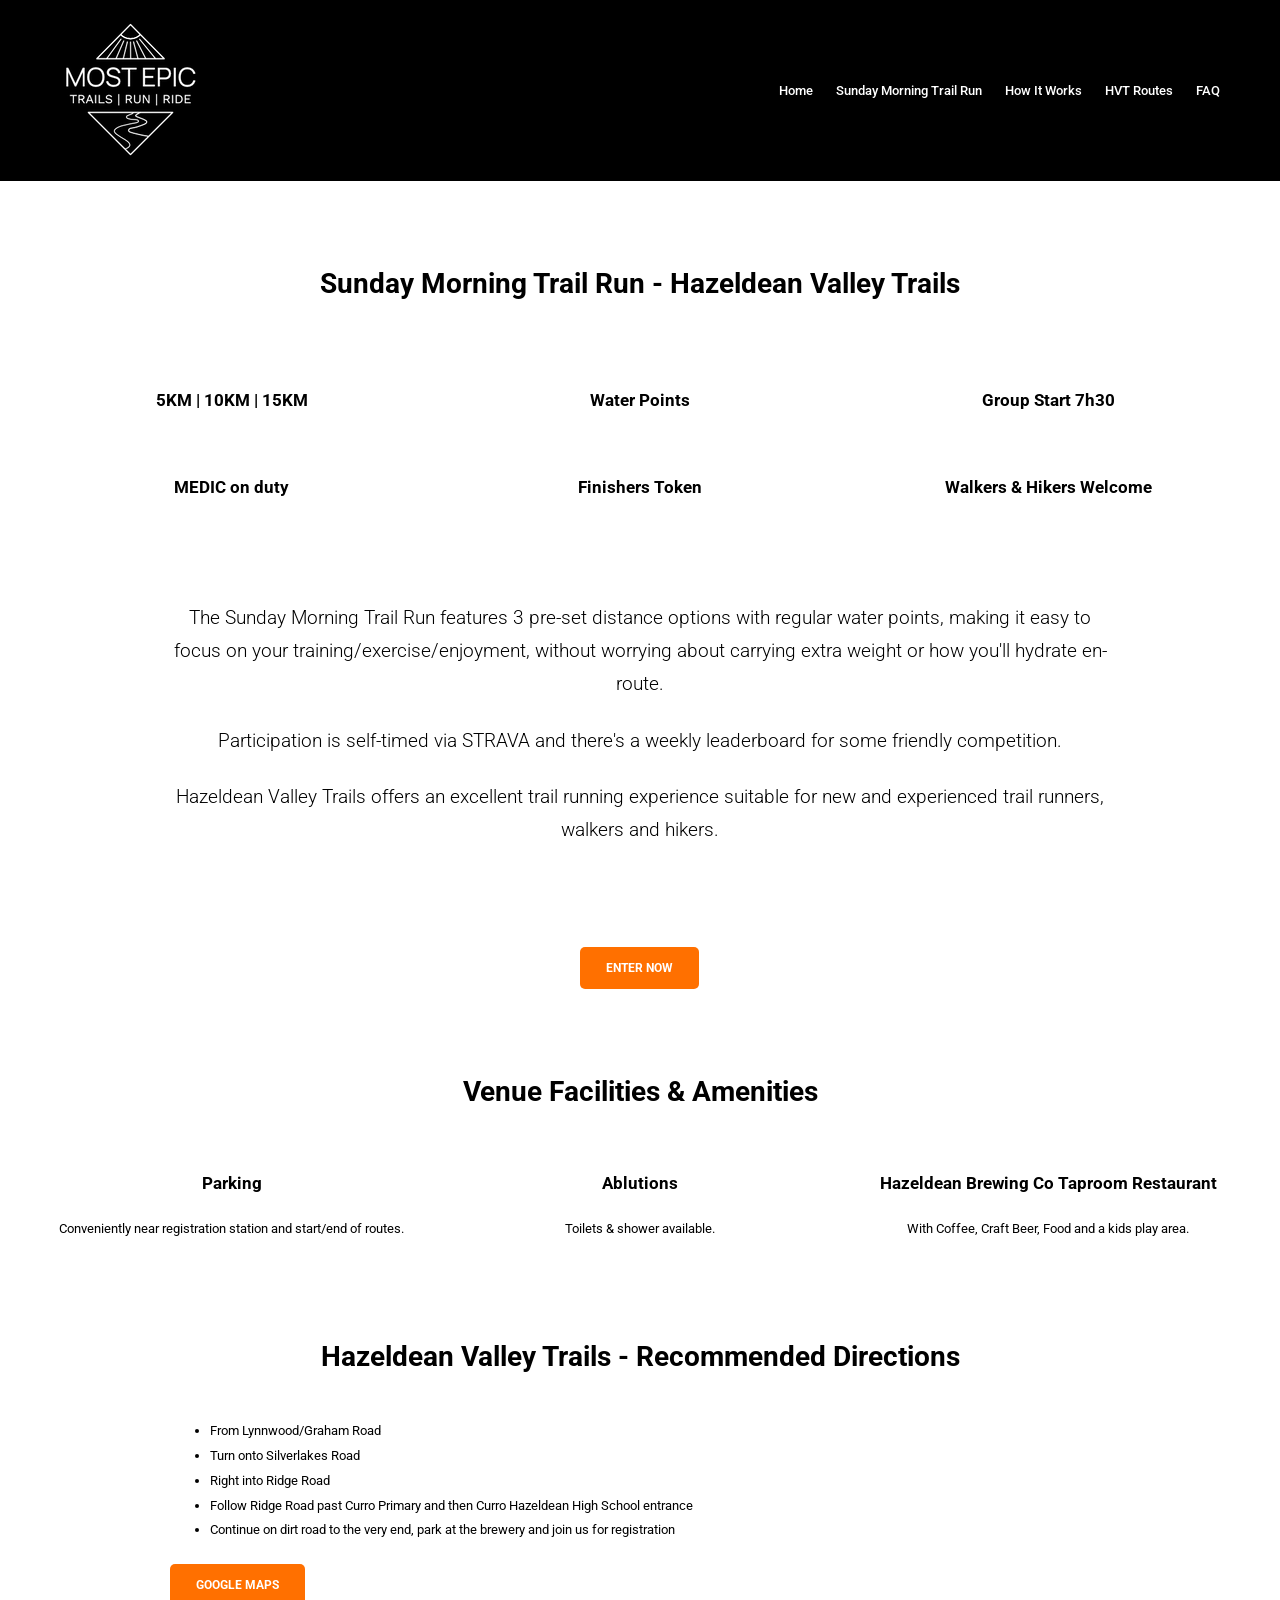
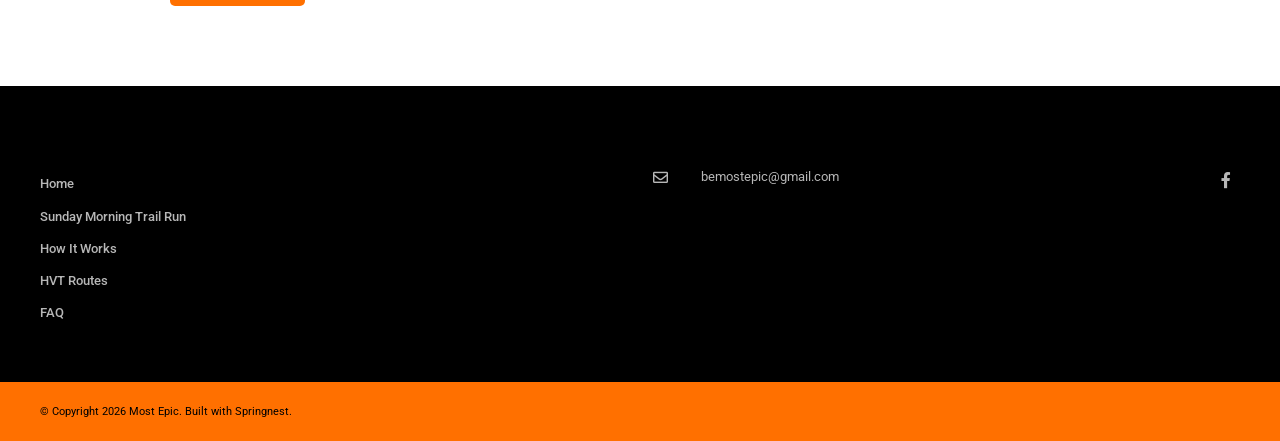
<file: pages/sunday-morning-trail-run/index.html>
<!DOCTYPE html>

<html class="no-js" lang="en">
<head>
<meta charset="utf-8"/>
<meta content="noindex, nofollow" name="robots"/>
<script>document.documentElement.className=document.documentElement.className.replace(/\bno-js\b/,'js');;</script>
<script>window.snQ=window.snQ||[];window.snReady=window.snReady||function(f){window.snQ.push(f);};(function(){var drained=false;function runOne(f){try{f(window.jQuery);}catch(e){if(window.console&&window.console.error){window.console.error(e);}}}
function drain(){if(drained||!window.jQuery){return;}
drained=true;window.snReady=runOne;var q=window.snQ;window.snQ=[];for(var i=0;i<q.length;i++){runOne(q[i]);}}
if(document.readyState==='loading'){document.addEventListener('DOMContentLoaded',drain);}else{drain();}
window.addEventListener('load',drain);})();;</script>
<link href="../../assets/mostepic.springnest.com/media/img/1kn/v3_logo_only_1000x1000761a430.png" rel="icon"/>
<style type="text/css">@font-face {font-family:'Montserrat';font-style:normal;font-weight:400;src:url(../../assets/mostepic.springnest.com/cf-fonts/s/montserrat/5.2.8/latin-ext/400/normal.woff2);unicode-range:U+0100-02BA,U+02BD-02C5,U+02C7-02CC,U+02CE-02D7,U+02DD-02FF,U+0304,U+0308,U+0329,U+1D00-1DBF,U+1E00-1E9F,U+1EF2-1EFF,U+2020,U+20A0-20AB,U+20AD-20C0,U+2113,U+2C60-2C7F,U+A720-A7FF;font-display:swap;}@font-face {font-family:'Montserrat';font-style:normal;font-weight:400;src:url(../../assets/mostepic.springnest.com/cf-fonts/s/montserrat/5.2.8/vietnamese/400/normal.woff2);unicode-range:U+0102-0103,U+0110-0111,U+0128-0129,U+0168-0169,U+01A0-01A1,U+01AF-01B0,U+0300-0301,U+0303-0304,U+0308-0309,U+0323,U+0329,U+1EA0-1EF9,U+20AB;font-display:swap;}@font-face {font-family:'Montserrat';font-style:normal;font-weight:400;src:url(../../assets/mostepic.springnest.com/cf-fonts/s/montserrat/5.2.8/latin/400/normal.woff2);unicode-range:U+0000-00FF,U+0131,U+0152-0153,U+02BB-02BC,U+02C6,U+02DA,U+02DC,U+0304,U+0308,U+0329,U+2000-206F,U+20AC,U+2122,U+2191,U+2193,U+2212,U+2215,U+FEFF,U+FFFD;font-display:swap;}@font-face {font-family:'Montserrat';font-style:normal;font-weight:400;src:url(../../assets/mostepic.springnest.com/cf-fonts/s/montserrat/5.2.8/cyrillic/400/normal.woff2);unicode-range:U+0301,U+0400-045F,U+0490-0491,U+04B0-04B1,U+2116;font-display:swap;}@font-face {font-family:'Montserrat';font-style:normal;font-weight:400;src:url(../../assets/mostepic.springnest.com/cf-fonts/s/montserrat/5.2.8/cyrillic-ext/400/normal.woff2);unicode-range:U+0460-052F,U+1C80-1C8A,U+20B4,U+2DE0-2DFF,U+A640-A69F,U+FE2E-FE2F;font-display:swap;}@font-face {font-family:'Oswald';font-style:normal;font-weight:700;src:url(../../assets/mostepic.springnest.com/cf-fonts/s/oswald/5.2.8/latin/700/normal.woff2);unicode-range:U+0000-00FF,U+0131,U+0152-0153,U+02BB-02BC,U+02C6,U+02DA,U+02DC,U+0304,U+0308,U+0329,U+2000-206F,U+20AC,U+2122,U+2191,U+2193,U+2212,U+2215,U+FEFF,U+FFFD;font-display:swap;}@font-face {font-family:'Oswald';font-style:normal;font-weight:700;src:url(../../assets/mostepic.springnest.com/cf-fonts/s/oswald/5.2.8/latin-ext/700/normal.woff2);unicode-range:U+0100-02BA,U+02BD-02C5,U+02C7-02CC,U+02CE-02D7,U+02DD-02FF,U+0304,U+0308,U+0329,U+1D00-1DBF,U+1E00-1E9F,U+1EF2-1EFF,U+2020,U+20A0-20AB,U+20AD-20C0,U+2113,U+2C60-2C7F,U+A720-A7FF;font-display:swap;}@font-face {font-family:'Oswald';font-style:normal;font-weight:700;src:url(../../assets/mostepic.springnest.com/cf-fonts/s/oswald/5.2.8/cyrillic-ext/700/normal.woff2);unicode-range:U+0460-052F,U+1C80-1C8A,U+20B4,U+2DE0-2DFF,U+A640-A69F,U+FE2E-FE2F;font-display:swap;}@font-face {font-family:'Oswald';font-style:normal;font-weight:700;src:url(../../assets/mostepic.springnest.com/cf-fonts/s/oswald/5.2.8/vietnamese/700/normal.woff2);unicode-range:U+0102-0103,U+0110-0111,U+0128-0129,U+0168-0169,U+01A0-01A1,U+01AF-01B0,U+0300-0301,U+0303-0304,U+0308-0309,U+0323,U+0329,U+1EA0-1EF9,U+20AB;font-display:swap;}@font-face {font-family:'Oswald';font-style:normal;font-weight:700;src:url(../../assets/mostepic.springnest.com/cf-fonts/s/oswald/5.2.8/cyrillic/700/normal.woff2);unicode-range:U+0301,U+0400-045F,U+0490-0491,U+04B0-04B1,U+2116;font-display:swap;}@font-face {font-family:'Roboto';font-style:normal;font-weight:700;src:url(../../assets/mostepic.springnest.com/cf-fonts/s/roboto/5.2.10/vietnamese/700/normal.woff2);unicode-range:U+0102-0103,U+0110-0111,U+0128-0129,U+0168-0169,U+01A0-01A1,U+01AF-01B0,U+0300-0301,U+0303-0304,U+0308-0309,U+0323,U+0329,U+1EA0-1EF9,U+20AB;font-display:swap;}@font-face {font-family:'Roboto';font-style:normal;font-weight:700;src:url(../../assets/mostepic.springnest.com/cf-fonts/s/roboto/5.2.10/latin/700/normal.woff2);unicode-range:U+0000-00FF,U+0131,U+0152-0153,U+02BB-02BC,U+02C6,U+02DA,U+02DC,U+0304,U+0308,U+0329,U+2000-206F,U+20AC,U+2122,U+2191,U+2193,U+2212,U+2215,U+FEFF,U+FFFD;font-display:swap;}@font-face {font-family:'Roboto';font-style:normal;font-weight:700;src:url(../../assets/mostepic.springnest.com/cf-fonts/s/roboto/5.2.10/latin-ext/700/normal.woff2);unicode-range:U+0100-02BA,U+02BD-02C5,U+02C7-02CC,U+02CE-02D7,U+02DD-02FF,U+0304,U+0308,U+0329,U+1D00-1DBF,U+1E00-1E9F,U+1EF2-1EFF,U+2020,U+20A0-20AB,U+20AD-20C0,U+2113,U+2C60-2C7F,U+A720-A7FF;font-display:swap;}@font-face {font-family:'Roboto';font-style:normal;font-weight:700;src:url(../../assets/mostepic.springnest.com/cf-fonts/s/roboto/5.2.10/cyrillic/700/normal.woff2);unicode-range:U+0301,U+0400-045F,U+0490-0491,U+04B0-04B1,U+2116;font-display:swap;}@font-face {font-family:'Roboto';font-style:normal;font-weight:700;src:url(../../assets/mostepic.springnest.com/cf-fonts/s/roboto/5.2.10/greek/700/normal.woff2);unicode-range:U+0370-0377,U+037A-037F,U+0384-038A,U+038C,U+038E-03A1,U+03A3-03FF;font-display:swap;}@font-face {font-family:'Roboto';font-style:normal;font-weight:700;src:url(../../assets/mostepic.springnest.com/cf-fonts/s/roboto/5.2.10/math/700/normal.woff2);unicode-range:U+0302-0303,U+0305,U+0307-0308,U+0310,U+0312,U+0315,U+031A,U+0326-0327,U+032C,U+032F-0330,U+0332-0333,U+0338,U+033A,U+0346,U+034D,U+0391-03A1,U+03A3-03A9,U+03B1-03C9,U+03D1,U+03D5-03D6,U+03F0-03F1,U+03F4-03F5,U+2016-2017,U+2034-2038,U+203C,U+2040,U+2043,U+2047,U+2050,U+2057,U+205F,U+2070-2071,U+2074-208E,U+2090-209C,U+20D0-20DC,U+20E1,U+20E5-20EF,U+2100-2112,U+2114-2115,U+2117-2121,U+2123-214F,U+2190,U+2192,U+2194-21AE,U+21B0-21E5,U+21F1-21F2,U+21F4-2211,U+2213-2214,U+2216-22FF,U+2308-230B,U+2310,U+2319,U+231C-2321,U+2336-237A,U+237C,U+2395,U+239B-23B7,U+23D0,U+23DC-23E1,U+2474-2475,U+25AF,U+25B3,U+25B7,U+25BD,U+25C1,U+25CA,U+25CC,U+25FB,U+266D-266F,U+27C0-27FF,U+2900-2AFF,U+2B0E-2B11,U+2B30-2B4C,U+2BFE,U+3030,U+FF5B,U+FF5D,U+1D400-1D7FF,U+1EE00-1EEFF;font-display:swap;}@font-face {font-family:'Roboto';font-style:normal;font-weight:700;src:url(../../assets/mostepic.springnest.com/cf-fonts/s/roboto/5.2.10/cyrillic-ext/700/normal.woff2);unicode-range:U+0460-052F,U+1C80-1C8A,U+20B4,U+2DE0-2DFF,U+A640-A69F,U+FE2E-FE2F;font-display:swap;}@font-face {font-family:'Roboto';font-style:normal;font-weight:700;src:url(../../assets/mostepic.springnest.com/cf-fonts/s/roboto/5.2.10/greek-ext/700/normal.woff2);unicode-range:U+1F00-1FFF;font-display:swap;}@font-face {font-family:'Roboto';font-style:normal;font-weight:700;src:url(../../assets/mostepic.springnest.com/cf-fonts/s/roboto/5.2.10/symbols/700/normal.woff2);unicode-range:U+0001-000C,U+000E-001F,U+007F-009F,U+20DD-20E0,U+20E2-20E4,U+2150-218F,U+2190,U+2192,U+2194-2199,U+21AF,U+21E6-21F0,U+21F3,U+2218-2219,U+2299,U+22C4-22C6,U+2300-243F,U+2440-244A,U+2460-24FF,U+25A0-27BF,U+2800-28FF,U+2921-2922,U+2981,U+29BF,U+29EB,U+2B00-2BFF,U+4DC0-4DFF,U+FFF9-FFFB,U+10140-1018E,U+10190-1019C,U+101A0,U+101D0-101FD,U+102E0-102FB,U+10E60-10E7E,U+1D2C0-1D2D3,U+1D2E0-1D37F,U+1F000-1F0FF,U+1F100-1F1AD,U+1F1E6-1F1FF,U+1F30D-1F30F,U+1F315,U+1F31C,U+1F31E,U+1F320-1F32C,U+1F336,U+1F378,U+1F37D,U+1F382,U+1F393-1F39F,U+1F3A7-1F3A8,U+1F3AC-1F3AF,U+1F3C2,U+1F3C4-1F3C6,U+1F3CA-1F3CE,U+1F3D4-1F3E0,U+1F3ED,U+1F3F1-1F3F3,U+1F3F5-1F3F7,U+1F408,U+1F415,U+1F41F,U+1F426,U+1F43F,U+1F441-1F442,U+1F444,U+1F446-1F449,U+1F44C-1F44E,U+1F453,U+1F46A,U+1F47D,U+1F4A3,U+1F4B0,U+1F4B3,U+1F4B9,U+1F4BB,U+1F4BF,U+1F4C8-1F4CB,U+1F4D6,U+1F4DA,U+1F4DF,U+1F4E3-1F4E6,U+1F4EA-1F4ED,U+1F4F7,U+1F4F9-1F4FB,U+1F4FD-1F4FE,U+1F503,U+1F507-1F50B,U+1F50D,U+1F512-1F513,U+1F53E-1F54A,U+1F54F-1F5FA,U+1F610,U+1F650-1F67F,U+1F687,U+1F68D,U+1F691,U+1F694,U+1F698,U+1F6AD,U+1F6B2,U+1F6B9-1F6BA,U+1F6BC,U+1F6C6-1F6CF,U+1F6D3-1F6D7,U+1F6E0-1F6EA,U+1F6F0-1F6F3,U+1F6F7-1F6FC,U+1F700-1F7FF,U+1F800-1F80B,U+1F810-1F847,U+1F850-1F859,U+1F860-1F887,U+1F890-1F8AD,U+1F8B0-1F8BB,U+1F8C0-1F8C1,U+1F900-1F90B,U+1F93B,U+1F946,U+1F984,U+1F996,U+1F9E9,U+1FA00-1FA6F,U+1FA70-1FA7C,U+1FA80-1FA89,U+1FA8F-1FAC6,U+1FACE-1FADC,U+1FADF-1FAE9,U+1FAF0-1FAF8,U+1FB00-1FBFF;font-display:swap;}@font-face {font-family:'Roboto';font-style:normal;font-weight:400;src:url(../../assets/mostepic.springnest.com/cf-fonts/s/roboto/5.2.10/math/400/normal.woff2);unicode-range:U+0302-0303,U+0305,U+0307-0308,U+0310,U+0312,U+0315,U+031A,U+0326-0327,U+032C,U+032F-0330,U+0332-0333,U+0338,U+033A,U+0346,U+034D,U+0391-03A1,U+03A3-03A9,U+03B1-03C9,U+03D1,U+03D5-03D6,U+03F0-03F1,U+03F4-03F5,U+2016-2017,U+2034-2038,U+203C,U+2040,U+2043,U+2047,U+2050,U+2057,U+205F,U+2070-2071,U+2074-208E,U+2090-209C,U+20D0-20DC,U+20E1,U+20E5-20EF,U+2100-2112,U+2114-2115,U+2117-2121,U+2123-214F,U+2190,U+2192,U+2194-21AE,U+21B0-21E5,U+21F1-21F2,U+21F4-2211,U+2213-2214,U+2216-22FF,U+2308-230B,U+2310,U+2319,U+231C-2321,U+2336-237A,U+237C,U+2395,U+239B-23B7,U+23D0,U+23DC-23E1,U+2474-2475,U+25AF,U+25B3,U+25B7,U+25BD,U+25C1,U+25CA,U+25CC,U+25FB,U+266D-266F,U+27C0-27FF,U+2900-2AFF,U+2B0E-2B11,U+2B30-2B4C,U+2BFE,U+3030,U+FF5B,U+FF5D,U+1D400-1D7FF,U+1EE00-1EEFF;font-display:swap;}@font-face {font-family:'Roboto';font-style:normal;font-weight:400;src:url(../../assets/mostepic.springnest.com/cf-fonts/s/roboto/5.2.10/greek/400/normal.woff2);unicode-range:U+0370-0377,U+037A-037F,U+0384-038A,U+038C,U+038E-03A1,U+03A3-03FF;font-display:swap;}@font-face {font-family:'Roboto';font-style:normal;font-weight:400;src:url(../../assets/mostepic.springnest.com/cf-fonts/s/roboto/5.2.10/latin-ext/400/normal.woff2);unicode-range:U+0100-02BA,U+02BD-02C5,U+02C7-02CC,U+02CE-02D7,U+02DD-02FF,U+0304,U+0308,U+0329,U+1D00-1DBF,U+1E00-1E9F,U+1EF2-1EFF,U+2020,U+20A0-20AB,U+20AD-20C0,U+2113,U+2C60-2C7F,U+A720-A7FF;font-display:swap;}@font-face {font-family:'Roboto';font-style:normal;font-weight:400;src:url(../../assets/mostepic.springnest.com/cf-fonts/s/roboto/5.2.10/latin/400/normal.woff2);unicode-range:U+0000-00FF,U+0131,U+0152-0153,U+02BB-02BC,U+02C6,U+02DA,U+02DC,U+0304,U+0308,U+0329,U+2000-206F,U+20AC,U+2122,U+2191,U+2193,U+2212,U+2215,U+FEFF,U+FFFD;font-display:swap;}@font-face {font-family:'Roboto';font-style:normal;font-weight:400;src:url(../../assets/mostepic.springnest.com/cf-fonts/s/roboto/5.2.10/vietnamese/400/normal.woff2);unicode-range:U+0102-0103,U+0110-0111,U+0128-0129,U+0168-0169,U+01A0-01A1,U+01AF-01B0,U+0300-0301,U+0303-0304,U+0308-0309,U+0323,U+0329,U+1EA0-1EF9,U+20AB;font-display:swap;}@font-face {font-family:'Roboto';font-style:normal;font-weight:400;src:url(../../assets/mostepic.springnest.com/cf-fonts/s/roboto/5.2.10/cyrillic-ext/400/normal.woff2);unicode-range:U+0460-052F,U+1C80-1C8A,U+20B4,U+2DE0-2DFF,U+A640-A69F,U+FE2E-FE2F;font-display:swap;}@font-face {font-family:'Roboto';font-style:normal;font-weight:400;src:url(../../assets/mostepic.springnest.com/cf-fonts/s/roboto/5.2.10/symbols/400/normal.woff2);unicode-range:U+0001-000C,U+000E-001F,U+007F-009F,U+20DD-20E0,U+20E2-20E4,U+2150-218F,U+2190,U+2192,U+2194-2199,U+21AF,U+21E6-21F0,U+21F3,U+2218-2219,U+2299,U+22C4-22C6,U+2300-243F,U+2440-244A,U+2460-24FF,U+25A0-27BF,U+2800-28FF,U+2921-2922,U+2981,U+29BF,U+29EB,U+2B00-2BFF,U+4DC0-4DFF,U+FFF9-FFFB,U+10140-1018E,U+10190-1019C,U+101A0,U+101D0-101FD,U+102E0-102FB,U+10E60-10E7E,U+1D2C0-1D2D3,U+1D2E0-1D37F,U+1F000-1F0FF,U+1F100-1F1AD,U+1F1E6-1F1FF,U+1F30D-1F30F,U+1F315,U+1F31C,U+1F31E,U+1F320-1F32C,U+1F336,U+1F378,U+1F37D,U+1F382,U+1F393-1F39F,U+1F3A7-1F3A8,U+1F3AC-1F3AF,U+1F3C2,U+1F3C4-1F3C6,U+1F3CA-1F3CE,U+1F3D4-1F3E0,U+1F3ED,U+1F3F1-1F3F3,U+1F3F5-1F3F7,U+1F408,U+1F415,U+1F41F,U+1F426,U+1F43F,U+1F441-1F442,U+1F444,U+1F446-1F449,U+1F44C-1F44E,U+1F453,U+1F46A,U+1F47D,U+1F4A3,U+1F4B0,U+1F4B3,U+1F4B9,U+1F4BB,U+1F4BF,U+1F4C8-1F4CB,U+1F4D6,U+1F4DA,U+1F4DF,U+1F4E3-1F4E6,U+1F4EA-1F4ED,U+1F4F7,U+1F4F9-1F4FB,U+1F4FD-1F4FE,U+1F503,U+1F507-1F50B,U+1F50D,U+1F512-1F513,U+1F53E-1F54A,U+1F54F-1F5FA,U+1F610,U+1F650-1F67F,U+1F687,U+1F68D,U+1F691,U+1F694,U+1F698,U+1F6AD,U+1F6B2,U+1F6B9-1F6BA,U+1F6BC,U+1F6C6-1F6CF,U+1F6D3-1F6D7,U+1F6E0-1F6EA,U+1F6F0-1F6F3,U+1F6F7-1F6FC,U+1F700-1F7FF,U+1F800-1F80B,U+1F810-1F847,U+1F850-1F859,U+1F860-1F887,U+1F890-1F8AD,U+1F8B0-1F8BB,U+1F8C0-1F8C1,U+1F900-1F90B,U+1F93B,U+1F946,U+1F984,U+1F996,U+1F9E9,U+1FA00-1FA6F,U+1FA70-1FA7C,U+1FA80-1FA89,U+1FA8F-1FAC6,U+1FACE-1FADC,U+1FADF-1FAE9,U+1FAF0-1FAF8,U+1FB00-1FBFF;font-display:swap;}@font-face {font-family:'Roboto';font-style:normal;font-weight:400;src:url(../../assets/mostepic.springnest.com/cf-fonts/s/roboto/5.2.10/cyrillic/400/normal.woff2);unicode-range:U+0301,U+0400-045F,U+0490-0491,U+04B0-04B1,U+2116;font-display:swap;}@font-face {font-family:'Roboto';font-style:normal;font-weight:400;src:url(../../assets/mostepic.springnest.com/cf-fonts/s/roboto/5.2.10/greek-ext/400/normal.woff2);unicode-range:U+1F00-1FFF;font-display:swap;}@font-face {font-family:'Roboto';font-style:normal;font-weight:500;src:url(../../assets/mostepic.springnest.com/cf-fonts/s/roboto/5.2.10/cyrillic-ext/500/normal.woff2);unicode-range:U+0460-052F,U+1C80-1C8A,U+20B4,U+2DE0-2DFF,U+A640-A69F,U+FE2E-FE2F;font-display:swap;}@font-face {font-family:'Roboto';font-style:normal;font-weight:500;src:url(../../assets/mostepic.springnest.com/cf-fonts/s/roboto/5.2.10/symbols/500/normal.woff2);unicode-range:U+0001-000C,U+000E-001F,U+007F-009F,U+20DD-20E0,U+20E2-20E4,U+2150-218F,U+2190,U+2192,U+2194-2199,U+21AF,U+21E6-21F0,U+21F3,U+2218-2219,U+2299,U+22C4-22C6,U+2300-243F,U+2440-244A,U+2460-24FF,U+25A0-27BF,U+2800-28FF,U+2921-2922,U+2981,U+29BF,U+29EB,U+2B00-2BFF,U+4DC0-4DFF,U+FFF9-FFFB,U+10140-1018E,U+10190-1019C,U+101A0,U+101D0-101FD,U+102E0-102FB,U+10E60-10E7E,U+1D2C0-1D2D3,U+1D2E0-1D37F,U+1F000-1F0FF,U+1F100-1F1AD,U+1F1E6-1F1FF,U+1F30D-1F30F,U+1F315,U+1F31C,U+1F31E,U+1F320-1F32C,U+1F336,U+1F378,U+1F37D,U+1F382,U+1F393-1F39F,U+1F3A7-1F3A8,U+1F3AC-1F3AF,U+1F3C2,U+1F3C4-1F3C6,U+1F3CA-1F3CE,U+1F3D4-1F3E0,U+1F3ED,U+1F3F1-1F3F3,U+1F3F5-1F3F7,U+1F408,U+1F415,U+1F41F,U+1F426,U+1F43F,U+1F441-1F442,U+1F444,U+1F446-1F449,U+1F44C-1F44E,U+1F453,U+1F46A,U+1F47D,U+1F4A3,U+1F4B0,U+1F4B3,U+1F4B9,U+1F4BB,U+1F4BF,U+1F4C8-1F4CB,U+1F4D6,U+1F4DA,U+1F4DF,U+1F4E3-1F4E6,U+1F4EA-1F4ED,U+1F4F7,U+1F4F9-1F4FB,U+1F4FD-1F4FE,U+1F503,U+1F507-1F50B,U+1F50D,U+1F512-1F513,U+1F53E-1F54A,U+1F54F-1F5FA,U+1F610,U+1F650-1F67F,U+1F687,U+1F68D,U+1F691,U+1F694,U+1F698,U+1F6AD,U+1F6B2,U+1F6B9-1F6BA,U+1F6BC,U+1F6C6-1F6CF,U+1F6D3-1F6D7,U+1F6E0-1F6EA,U+1F6F0-1F6F3,U+1F6F7-1F6FC,U+1F700-1F7FF,U+1F800-1F80B,U+1F810-1F847,U+1F850-1F859,U+1F860-1F887,U+1F890-1F8AD,U+1F8B0-1F8BB,U+1F8C0-1F8C1,U+1F900-1F90B,U+1F93B,U+1F946,U+1F984,U+1F996,U+1F9E9,U+1FA00-1FA6F,U+1FA70-1FA7C,U+1FA80-1FA89,U+1FA8F-1FAC6,U+1FACE-1FADC,U+1FADF-1FAE9,U+1FAF0-1FAF8,U+1FB00-1FBFF;font-display:swap;}@font-face {font-family:'Roboto';font-style:normal;font-weight:500;src:url(../../assets/mostepic.springnest.com/cf-fonts/s/roboto/5.2.10/vietnamese/500/normal.woff2);unicode-range:U+0102-0103,U+0110-0111,U+0128-0129,U+0168-0169,U+01A0-01A1,U+01AF-01B0,U+0300-0301,U+0303-0304,U+0308-0309,U+0323,U+0329,U+1EA0-1EF9,U+20AB;font-display:swap;}@font-face {font-family:'Roboto';font-style:normal;font-weight:500;src:url(../../assets/mostepic.springnest.com/cf-fonts/s/roboto/5.2.10/cyrillic/500/normal.woff2);unicode-range:U+0301,U+0400-045F,U+0490-0491,U+04B0-04B1,U+2116;font-display:swap;}@font-face {font-family:'Roboto';font-style:normal;font-weight:500;src:url(../../assets/mostepic.springnest.com/cf-fonts/s/roboto/5.2.10/latin-ext/500/normal.woff2);unicode-range:U+0100-02BA,U+02BD-02C5,U+02C7-02CC,U+02CE-02D7,U+02DD-02FF,U+0304,U+0308,U+0329,U+1D00-1DBF,U+1E00-1E9F,U+1EF2-1EFF,U+2020,U+20A0-20AB,U+20AD-20C0,U+2113,U+2C60-2C7F,U+A720-A7FF;font-display:swap;}@font-face {font-family:'Roboto';font-style:normal;font-weight:500;src:url(../../assets/mostepic.springnest.com/cf-fonts/s/roboto/5.2.10/greek/500/normal.woff2);unicode-range:U+0370-0377,U+037A-037F,U+0384-038A,U+038C,U+038E-03A1,U+03A3-03FF;font-display:swap;}@font-face {font-family:'Roboto';font-style:normal;font-weight:500;src:url(../../assets/mostepic.springnest.com/cf-fonts/s/roboto/5.2.10/latin/500/normal.woff2);unicode-range:U+0000-00FF,U+0131,U+0152-0153,U+02BB-02BC,U+02C6,U+02DA,U+02DC,U+0304,U+0308,U+0329,U+2000-206F,U+20AC,U+2122,U+2191,U+2193,U+2212,U+2215,U+FEFF,U+FFFD;font-display:swap;}@font-face {font-family:'Roboto';font-style:normal;font-weight:500;src:url(../../assets/mostepic.springnest.com/cf-fonts/s/roboto/5.2.10/math/500/normal.woff2);unicode-range:U+0302-0303,U+0305,U+0307-0308,U+0310,U+0312,U+0315,U+031A,U+0326-0327,U+032C,U+032F-0330,U+0332-0333,U+0338,U+033A,U+0346,U+034D,U+0391-03A1,U+03A3-03A9,U+03B1-03C9,U+03D1,U+03D5-03D6,U+03F0-03F1,U+03F4-03F5,U+2016-2017,U+2034-2038,U+203C,U+2040,U+2043,U+2047,U+2050,U+2057,U+205F,U+2070-2071,U+2074-208E,U+2090-209C,U+20D0-20DC,U+20E1,U+20E5-20EF,U+2100-2112,U+2114-2115,U+2117-2121,U+2123-214F,U+2190,U+2192,U+2194-21AE,U+21B0-21E5,U+21F1-21F2,U+21F4-2211,U+2213-2214,U+2216-22FF,U+2308-230B,U+2310,U+2319,U+231C-2321,U+2336-237A,U+237C,U+2395,U+239B-23B7,U+23D0,U+23DC-23E1,U+2474-2475,U+25AF,U+25B3,U+25B7,U+25BD,U+25C1,U+25CA,U+25CC,U+25FB,U+266D-266F,U+27C0-27FF,U+2900-2AFF,U+2B0E-2B11,U+2B30-2B4C,U+2BFE,U+3030,U+FF5B,U+FF5D,U+1D400-1D7FF,U+1EE00-1EEFF;font-display:swap;}@font-face {font-family:'Roboto';font-style:normal;font-weight:500;src:url(../../assets/mostepic.springnest.com/cf-fonts/s/roboto/5.2.10/greek-ext/500/normal.woff2);unicode-range:U+1F00-1FFF;font-display:swap;}@font-face {font-family:'Roboto';font-style:normal;font-weight:400;src:url(../../assets/mostepic.springnest.com/cf-fonts/s/roboto/5.2.10/vietnamese/400/normal.woff2);unicode-range:U+0102-0103,U+0110-0111,U+0128-0129,U+0168-0169,U+01A0-01A1,U+01AF-01B0,U+0300-0301,U+0303-0304,U+0308-0309,U+0323,U+0329,U+1EA0-1EF9,U+20AB;font-display:swap;}@font-face {font-family:'Roboto';font-style:normal;font-weight:400;src:url(../../assets/mostepic.springnest.com/cf-fonts/s/roboto/5.2.10/latin/400/normal.woff2);unicode-range:U+0000-00FF,U+0131,U+0152-0153,U+02BB-02BC,U+02C6,U+02DA,U+02DC,U+0304,U+0308,U+0329,U+2000-206F,U+20AC,U+2122,U+2191,U+2193,U+2212,U+2215,U+FEFF,U+FFFD;font-display:swap;}@font-face {font-family:'Roboto';font-style:normal;font-weight:400;src:url(../../assets/mostepic.springnest.com/cf-fonts/s/roboto/5.2.10/cyrillic-ext/400/normal.woff2);unicode-range:U+0460-052F,U+1C80-1C8A,U+20B4,U+2DE0-2DFF,U+A640-A69F,U+FE2E-FE2F;font-display:swap;}@font-face {font-family:'Roboto';font-style:normal;font-weight:400;src:url(../../assets/mostepic.springnest.com/cf-fonts/s/roboto/5.2.10/cyrillic/400/normal.woff2);unicode-range:U+0301,U+0400-045F,U+0490-0491,U+04B0-04B1,U+2116;font-display:swap;}@font-face {font-family:'Roboto';font-style:normal;font-weight:400;src:url(../../assets/mostepic.springnest.com/cf-fonts/s/roboto/5.2.10/latin-ext/400/normal.woff2);unicode-range:U+0100-02BA,U+02BD-02C5,U+02C7-02CC,U+02CE-02D7,U+02DD-02FF,U+0304,U+0308,U+0329,U+1D00-1DBF,U+1E00-1E9F,U+1EF2-1EFF,U+2020,U+20A0-20AB,U+20AD-20C0,U+2113,U+2C60-2C7F,U+A720-A7FF;font-display:swap;}@font-face {font-family:'Roboto';font-style:normal;font-weight:400;src:url(../../assets/mostepic.springnest.com/cf-fonts/s/roboto/5.2.10/greek/400/normal.woff2);unicode-range:U+0370-0377,U+037A-037F,U+0384-038A,U+038C,U+038E-03A1,U+03A3-03FF;font-display:swap;}@font-face {font-family:'Roboto';font-style:normal;font-weight:400;src:url(../../assets/mostepic.springnest.com/cf-fonts/s/roboto/5.2.10/symbols/400/normal.woff2);unicode-range:U+0001-000C,U+000E-001F,U+007F-009F,U+20DD-20E0,U+20E2-20E4,U+2150-218F,U+2190,U+2192,U+2194-2199,U+21AF,U+21E6-21F0,U+21F3,U+2218-2219,U+2299,U+22C4-22C6,U+2300-243F,U+2440-244A,U+2460-24FF,U+25A0-27BF,U+2800-28FF,U+2921-2922,U+2981,U+29BF,U+29EB,U+2B00-2BFF,U+4DC0-4DFF,U+FFF9-FFFB,U+10140-1018E,U+10190-1019C,U+101A0,U+101D0-101FD,U+102E0-102FB,U+10E60-10E7E,U+1D2C0-1D2D3,U+1D2E0-1D37F,U+1F000-1F0FF,U+1F100-1F1AD,U+1F1E6-1F1FF,U+1F30D-1F30F,U+1F315,U+1F31C,U+1F31E,U+1F320-1F32C,U+1F336,U+1F378,U+1F37D,U+1F382,U+1F393-1F39F,U+1F3A7-1F3A8,U+1F3AC-1F3AF,U+1F3C2,U+1F3C4-1F3C6,U+1F3CA-1F3CE,U+1F3D4-1F3E0,U+1F3ED,U+1F3F1-1F3F3,U+1F3F5-1F3F7,U+1F408,U+1F415,U+1F41F,U+1F426,U+1F43F,U+1F441-1F442,U+1F444,U+1F446-1F449,U+1F44C-1F44E,U+1F453,U+1F46A,U+1F47D,U+1F4A3,U+1F4B0,U+1F4B3,U+1F4B9,U+1F4BB,U+1F4BF,U+1F4C8-1F4CB,U+1F4D6,U+1F4DA,U+1F4DF,U+1F4E3-1F4E6,U+1F4EA-1F4ED,U+1F4F7,U+1F4F9-1F4FB,U+1F4FD-1F4FE,U+1F503,U+1F507-1F50B,U+1F50D,U+1F512-1F513,U+1F53E-1F54A,U+1F54F-1F5FA,U+1F610,U+1F650-1F67F,U+1F687,U+1F68D,U+1F691,U+1F694,U+1F698,U+1F6AD,U+1F6B2,U+1F6B9-1F6BA,U+1F6BC,U+1F6C6-1F6CF,U+1F6D3-1F6D7,U+1F6E0-1F6EA,U+1F6F0-1F6F3,U+1F6F7-1F6FC,U+1F700-1F7FF,U+1F800-1F80B,U+1F810-1F847,U+1F850-1F859,U+1F860-1F887,U+1F890-1F8AD,U+1F8B0-1F8BB,U+1F8C0-1F8C1,U+1F900-1F90B,U+1F93B,U+1F946,U+1F984,U+1F996,U+1F9E9,U+1FA00-1FA6F,U+1FA70-1FA7C,U+1FA80-1FA89,U+1FA8F-1FAC6,U+1FACE-1FADC,U+1FADF-1FAE9,U+1FAF0-1FAF8,U+1FB00-1FBFF;font-display:swap;}@font-face {font-family:'Roboto';font-style:normal;font-weight:400;src:url(../../assets/mostepic.springnest.com/cf-fonts/s/roboto/5.2.10/math/400/normal.woff2);unicode-range:U+0302-0303,U+0305,U+0307-0308,U+0310,U+0312,U+0315,U+031A,U+0326-0327,U+032C,U+032F-0330,U+0332-0333,U+0338,U+033A,U+0346,U+034D,U+0391-03A1,U+03A3-03A9,U+03B1-03C9,U+03D1,U+03D5-03D6,U+03F0-03F1,U+03F4-03F5,U+2016-2017,U+2034-2038,U+203C,U+2040,U+2043,U+2047,U+2050,U+2057,U+205F,U+2070-2071,U+2074-208E,U+2090-209C,U+20D0-20DC,U+20E1,U+20E5-20EF,U+2100-2112,U+2114-2115,U+2117-2121,U+2123-214F,U+2190,U+2192,U+2194-21AE,U+21B0-21E5,U+21F1-21F2,U+21F4-2211,U+2213-2214,U+2216-22FF,U+2308-230B,U+2310,U+2319,U+231C-2321,U+2336-237A,U+237C,U+2395,U+239B-23B7,U+23D0,U+23DC-23E1,U+2474-2475,U+25AF,U+25B3,U+25B7,U+25BD,U+25C1,U+25CA,U+25CC,U+25FB,U+266D-266F,U+27C0-27FF,U+2900-2AFF,U+2B0E-2B11,U+2B30-2B4C,U+2BFE,U+3030,U+FF5B,U+FF5D,U+1D400-1D7FF,U+1EE00-1EEFF;font-display:swap;}@font-face {font-family:'Roboto';font-style:normal;font-weight:400;src:url(../../assets/mostepic.springnest.com/cf-fonts/s/roboto/5.2.10/greek-ext/400/normal.woff2);unicode-range:U+1F00-1FFF;font-display:swap;}@font-face {font-family:'Roboto';font-style:italic;font-weight:400;src:url(../../assets/mostepic.springnest.com/cf-fonts/s/roboto/5.2.10/cyrillic-ext/400/italic.woff2);unicode-range:U+0460-052F,U+1C80-1C8A,U+20B4,U+2DE0-2DFF,U+A640-A69F,U+FE2E-FE2F;font-display:swap;}@font-face {font-family:'Roboto';font-style:italic;font-weight:400;src:url(../../assets/mostepic.springnest.com/cf-fonts/s/roboto/5.2.10/vietnamese/400/italic.woff2);unicode-range:U+0102-0103,U+0110-0111,U+0128-0129,U+0168-0169,U+01A0-01A1,U+01AF-01B0,U+0300-0301,U+0303-0304,U+0308-0309,U+0323,U+0329,U+1EA0-1EF9,U+20AB;font-display:swap;}@font-face {font-family:'Roboto';font-style:italic;font-weight:400;src:url(../../assets/mostepic.springnest.com/cf-fonts/s/roboto/5.2.10/symbols/400/italic.woff2);unicode-range:U+0001-000C,U+000E-001F,U+007F-009F,U+20DD-20E0,U+20E2-20E4,U+2150-218F,U+2190,U+2192,U+2194-2199,U+21AF,U+21E6-21F0,U+21F3,U+2218-2219,U+2299,U+22C4-22C6,U+2300-243F,U+2440-244A,U+2460-24FF,U+25A0-27BF,U+2800-28FF,U+2921-2922,U+2981,U+29BF,U+29EB,U+2B00-2BFF,U+4DC0-4DFF,U+FFF9-FFFB,U+10140-1018E,U+10190-1019C,U+101A0,U+101D0-101FD,U+102E0-102FB,U+10E60-10E7E,U+1D2C0-1D2D3,U+1D2E0-1D37F,U+1F000-1F0FF,U+1F100-1F1AD,U+1F1E6-1F1FF,U+1F30D-1F30F,U+1F315,U+1F31C,U+1F31E,U+1F320-1F32C,U+1F336,U+1F378,U+1F37D,U+1F382,U+1F393-1F39F,U+1F3A7-1F3A8,U+1F3AC-1F3AF,U+1F3C2,U+1F3C4-1F3C6,U+1F3CA-1F3CE,U+1F3D4-1F3E0,U+1F3ED,U+1F3F1-1F3F3,U+1F3F5-1F3F7,U+1F408,U+1F415,U+1F41F,U+1F426,U+1F43F,U+1F441-1F442,U+1F444,U+1F446-1F449,U+1F44C-1F44E,U+1F453,U+1F46A,U+1F47D,U+1F4A3,U+1F4B0,U+1F4B3,U+1F4B9,U+1F4BB,U+1F4BF,U+1F4C8-1F4CB,U+1F4D6,U+1F4DA,U+1F4DF,U+1F4E3-1F4E6,U+1F4EA-1F4ED,U+1F4F7,U+1F4F9-1F4FB,U+1F4FD-1F4FE,U+1F503,U+1F507-1F50B,U+1F50D,U+1F512-1F513,U+1F53E-1F54A,U+1F54F-1F5FA,U+1F610,U+1F650-1F67F,U+1F687,U+1F68D,U+1F691,U+1F694,U+1F698,U+1F6AD,U+1F6B2,U+1F6B9-1F6BA,U+1F6BC,U+1F6C6-1F6CF,U+1F6D3-1F6D7,U+1F6E0-1F6EA,U+1F6F0-1F6F3,U+1F6F7-1F6FC,U+1F700-1F7FF,U+1F800-1F80B,U+1F810-1F847,U+1F850-1F859,U+1F860-1F887,U+1F890-1F8AD,U+1F8B0-1F8BB,U+1F8C0-1F8C1,U+1F900-1F90B,U+1F93B,U+1F946,U+1F984,U+1F996,U+1F9E9,U+1FA00-1FA6F,U+1FA70-1FA7C,U+1FA80-1FA89,U+1FA8F-1FAC6,U+1FACE-1FADC,U+1FADF-1FAE9,U+1FAF0-1FAF8,U+1FB00-1FBFF;font-display:swap;}@font-face {font-family:'Roboto';font-style:italic;font-weight:400;src:url(../../assets/mostepic.springnest.com/cf-fonts/s/roboto/5.2.10/greek/400/italic.woff2);unicode-range:U+0370-0377,U+037A-037F,U+0384-038A,U+038C,U+038E-03A1,U+03A3-03FF;font-display:swap;}@font-face {font-family:'Roboto';font-style:italic;font-weight:400;src:url(../../assets/mostepic.springnest.com/cf-fonts/s/roboto/5.2.10/cyrillic/400/italic.woff2);unicode-range:U+0301,U+0400-045F,U+0490-0491,U+04B0-04B1,U+2116;font-display:swap;}@font-face {font-family:'Roboto';font-style:italic;font-weight:400;src:url(../../assets/mostepic.springnest.com/cf-fonts/s/roboto/5.2.10/latin/400/italic.woff2);unicode-range:U+0000-00FF,U+0131,U+0152-0153,U+02BB-02BC,U+02C6,U+02DA,U+02DC,U+0304,U+0308,U+0329,U+2000-206F,U+20AC,U+2122,U+2191,U+2193,U+2212,U+2215,U+FEFF,U+FFFD;font-display:swap;}@font-face {font-family:'Roboto';font-style:italic;font-weight:400;src:url(../../assets/mostepic.springnest.com/cf-fonts/s/roboto/5.2.10/greek-ext/400/italic.woff2);unicode-range:U+1F00-1FFF;font-display:swap;}@font-face {font-family:'Roboto';font-style:italic;font-weight:400;src:url(../../assets/mostepic.springnest.com/cf-fonts/s/roboto/5.2.10/math/400/italic.woff2);unicode-range:U+0302-0303,U+0305,U+0307-0308,U+0310,U+0312,U+0315,U+031A,U+0326-0327,U+032C,U+032F-0330,U+0332-0333,U+0338,U+033A,U+0346,U+034D,U+0391-03A1,U+03A3-03A9,U+03B1-03C9,U+03D1,U+03D5-03D6,U+03F0-03F1,U+03F4-03F5,U+2016-2017,U+2034-2038,U+203C,U+2040,U+2043,U+2047,U+2050,U+2057,U+205F,U+2070-2071,U+2074-208E,U+2090-209C,U+20D0-20DC,U+20E1,U+20E5-20EF,U+2100-2112,U+2114-2115,U+2117-2121,U+2123-214F,U+2190,U+2192,U+2194-21AE,U+21B0-21E5,U+21F1-21F2,U+21F4-2211,U+2213-2214,U+2216-22FF,U+2308-230B,U+2310,U+2319,U+231C-2321,U+2336-237A,U+237C,U+2395,U+239B-23B7,U+23D0,U+23DC-23E1,U+2474-2475,U+25AF,U+25B3,U+25B7,U+25BD,U+25C1,U+25CA,U+25CC,U+25FB,U+266D-266F,U+27C0-27FF,U+2900-2AFF,U+2B0E-2B11,U+2B30-2B4C,U+2BFE,U+3030,U+FF5B,U+FF5D,U+1D400-1D7FF,U+1EE00-1EEFF;font-display:swap;}@font-face {font-family:'Roboto';font-style:italic;font-weight:400;src:url(../../assets/mostepic.springnest.com/cf-fonts/s/roboto/5.2.10/latin-ext/400/italic.woff2);unicode-range:U+0100-02BA,U+02BD-02C5,U+02C7-02CC,U+02CE-02D7,U+02DD-02FF,U+0304,U+0308,U+0329,U+1D00-1DBF,U+1E00-1E9F,U+1EF2-1EFF,U+2020,U+20A0-20AB,U+20AD-20C0,U+2113,U+2C60-2C7F,U+A720-A7FF;font-display:swap;}@font-face {font-family:'Roboto';font-style:normal;font-weight:700;src:url(../../assets/mostepic.springnest.com/cf-fonts/s/roboto/5.2.10/latin-ext/700/normal.woff2);unicode-range:U+0100-02BA,U+02BD-02C5,U+02C7-02CC,U+02CE-02D7,U+02DD-02FF,U+0304,U+0308,U+0329,U+1D00-1DBF,U+1E00-1E9F,U+1EF2-1EFF,U+2020,U+20A0-20AB,U+20AD-20C0,U+2113,U+2C60-2C7F,U+A720-A7FF;font-display:swap;}@font-face {font-family:'Roboto';font-style:normal;font-weight:700;src:url(../../assets/mostepic.springnest.com/cf-fonts/s/roboto/5.2.10/symbols/700/normal.woff2);unicode-range:U+0001-000C,U+000E-001F,U+007F-009F,U+20DD-20E0,U+20E2-20E4,U+2150-218F,U+2190,U+2192,U+2194-2199,U+21AF,U+21E6-21F0,U+21F3,U+2218-2219,U+2299,U+22C4-22C6,U+2300-243F,U+2440-244A,U+2460-24FF,U+25A0-27BF,U+2800-28FF,U+2921-2922,U+2981,U+29BF,U+29EB,U+2B00-2BFF,U+4DC0-4DFF,U+FFF9-FFFB,U+10140-1018E,U+10190-1019C,U+101A0,U+101D0-101FD,U+102E0-102FB,U+10E60-10E7E,U+1D2C0-1D2D3,U+1D2E0-1D37F,U+1F000-1F0FF,U+1F100-1F1AD,U+1F1E6-1F1FF,U+1F30D-1F30F,U+1F315,U+1F31C,U+1F31E,U+1F320-1F32C,U+1F336,U+1F378,U+1F37D,U+1F382,U+1F393-1F39F,U+1F3A7-1F3A8,U+1F3AC-1F3AF,U+1F3C2,U+1F3C4-1F3C6,U+1F3CA-1F3CE,U+1F3D4-1F3E0,U+1F3ED,U+1F3F1-1F3F3,U+1F3F5-1F3F7,U+1F408,U+1F415,U+1F41F,U+1F426,U+1F43F,U+1F441-1F442,U+1F444,U+1F446-1F449,U+1F44C-1F44E,U+1F453,U+1F46A,U+1F47D,U+1F4A3,U+1F4B0,U+1F4B3,U+1F4B9,U+1F4BB,U+1F4BF,U+1F4C8-1F4CB,U+1F4D6,U+1F4DA,U+1F4DF,U+1F4E3-1F4E6,U+1F4EA-1F4ED,U+1F4F7,U+1F4F9-1F4FB,U+1F4FD-1F4FE,U+1F503,U+1F507-1F50B,U+1F50D,U+1F512-1F513,U+1F53E-1F54A,U+1F54F-1F5FA,U+1F610,U+1F650-1F67F,U+1F687,U+1F68D,U+1F691,U+1F694,U+1F698,U+1F6AD,U+1F6B2,U+1F6B9-1F6BA,U+1F6BC,U+1F6C6-1F6CF,U+1F6D3-1F6D7,U+1F6E0-1F6EA,U+1F6F0-1F6F3,U+1F6F7-1F6FC,U+1F700-1F7FF,U+1F800-1F80B,U+1F810-1F847,U+1F850-1F859,U+1F860-1F887,U+1F890-1F8AD,U+1F8B0-1F8BB,U+1F8C0-1F8C1,U+1F900-1F90B,U+1F93B,U+1F946,U+1F984,U+1F996,U+1F9E9,U+1FA00-1FA6F,U+1FA70-1FA7C,U+1FA80-1FA89,U+1FA8F-1FAC6,U+1FACE-1FADC,U+1FADF-1FAE9,U+1FAF0-1FAF8,U+1FB00-1FBFF;font-display:swap;}@font-face {font-family:'Roboto';font-style:normal;font-weight:700;src:url(../../assets/mostepic.springnest.com/cf-fonts/s/roboto/5.2.10/latin/700/normal.woff2);unicode-range:U+0000-00FF,U+0131,U+0152-0153,U+02BB-02BC,U+02C6,U+02DA,U+02DC,U+0304,U+0308,U+0329,U+2000-206F,U+20AC,U+2122,U+2191,U+2193,U+2212,U+2215,U+FEFF,U+FFFD;font-display:swap;}@font-face {font-family:'Roboto';font-style:normal;font-weight:700;src:url(../../assets/mostepic.springnest.com/cf-fonts/s/roboto/5.2.10/greek-ext/700/normal.woff2);unicode-range:U+1F00-1FFF;font-display:swap;}@font-face {font-family:'Roboto';font-style:normal;font-weight:700;src:url(../../assets/mostepic.springnest.com/cf-fonts/s/roboto/5.2.10/cyrillic/700/normal.woff2);unicode-range:U+0301,U+0400-045F,U+0490-0491,U+04B0-04B1,U+2116;font-display:swap;}@font-face {font-family:'Roboto';font-style:normal;font-weight:700;src:url(../../assets/mostepic.springnest.com/cf-fonts/s/roboto/5.2.10/greek/700/normal.woff2);unicode-range:U+0370-0377,U+037A-037F,U+0384-038A,U+038C,U+038E-03A1,U+03A3-03FF;font-display:swap;}@font-face {font-family:'Roboto';font-style:normal;font-weight:700;src:url(../../assets/mostepic.springnest.com/cf-fonts/s/roboto/5.2.10/cyrillic-ext/700/normal.woff2);unicode-range:U+0460-052F,U+1C80-1C8A,U+20B4,U+2DE0-2DFF,U+A640-A69F,U+FE2E-FE2F;font-display:swap;}@font-face {font-family:'Roboto';font-style:normal;font-weight:700;src:url(../../assets/mostepic.springnest.com/cf-fonts/s/roboto/5.2.10/math/700/normal.woff2);unicode-range:U+0302-0303,U+0305,U+0307-0308,U+0310,U+0312,U+0315,U+031A,U+0326-0327,U+032C,U+032F-0330,U+0332-0333,U+0338,U+033A,U+0346,U+034D,U+0391-03A1,U+03A3-03A9,U+03B1-03C9,U+03D1,U+03D5-03D6,U+03F0-03F1,U+03F4-03F5,U+2016-2017,U+2034-2038,U+203C,U+2040,U+2043,U+2047,U+2050,U+2057,U+205F,U+2070-2071,U+2074-208E,U+2090-209C,U+20D0-20DC,U+20E1,U+20E5-20EF,U+2100-2112,U+2114-2115,U+2117-2121,U+2123-214F,U+2190,U+2192,U+2194-21AE,U+21B0-21E5,U+21F1-21F2,U+21F4-2211,U+2213-2214,U+2216-22FF,U+2308-230B,U+2310,U+2319,U+231C-2321,U+2336-237A,U+237C,U+2395,U+239B-23B7,U+23D0,U+23DC-23E1,U+2474-2475,U+25AF,U+25B3,U+25B7,U+25BD,U+25C1,U+25CA,U+25CC,U+25FB,U+266D-266F,U+27C0-27FF,U+2900-2AFF,U+2B0E-2B11,U+2B30-2B4C,U+2BFE,U+3030,U+FF5B,U+FF5D,U+1D400-1D7FF,U+1EE00-1EEFF;font-display:swap;}@font-face {font-family:'Roboto';font-style:normal;font-weight:700;src:url(../../assets/mostepic.springnest.com/cf-fonts/s/roboto/5.2.10/vietnamese/700/normal.woff2);unicode-range:U+0102-0103,U+0110-0111,U+0128-0129,U+0168-0169,U+01A0-01A1,U+01AF-01B0,U+0300-0301,U+0303-0304,U+0308-0309,U+0323,U+0329,U+1EA0-1EF9,U+20AB;font-display:swap;}@font-face {font-family:'Roboto';font-style:italic;font-weight:700;src:url(../../assets/mostepic.springnest.com/cf-fonts/s/roboto/5.2.10/symbols/700/italic.woff2);unicode-range:U+0001-000C,U+000E-001F,U+007F-009F,U+20DD-20E0,U+20E2-20E4,U+2150-218F,U+2190,U+2192,U+2194-2199,U+21AF,U+21E6-21F0,U+21F3,U+2218-2219,U+2299,U+22C4-22C6,U+2300-243F,U+2440-244A,U+2460-24FF,U+25A0-27BF,U+2800-28FF,U+2921-2922,U+2981,U+29BF,U+29EB,U+2B00-2BFF,U+4DC0-4DFF,U+FFF9-FFFB,U+10140-1018E,U+10190-1019C,U+101A0,U+101D0-101FD,U+102E0-102FB,U+10E60-10E7E,U+1D2C0-1D2D3,U+1D2E0-1D37F,U+1F000-1F0FF,U+1F100-1F1AD,U+1F1E6-1F1FF,U+1F30D-1F30F,U+1F315,U+1F31C,U+1F31E,U+1F320-1F32C,U+1F336,U+1F378,U+1F37D,U+1F382,U+1F393-1F39F,U+1F3A7-1F3A8,U+1F3AC-1F3AF,U+1F3C2,U+1F3C4-1F3C6,U+1F3CA-1F3CE,U+1F3D4-1F3E0,U+1F3ED,U+1F3F1-1F3F3,U+1F3F5-1F3F7,U+1F408,U+1F415,U+1F41F,U+1F426,U+1F43F,U+1F441-1F442,U+1F444,U+1F446-1F449,U+1F44C-1F44E,U+1F453,U+1F46A,U+1F47D,U+1F4A3,U+1F4B0,U+1F4B3,U+1F4B9,U+1F4BB,U+1F4BF,U+1F4C8-1F4CB,U+1F4D6,U+1F4DA,U+1F4DF,U+1F4E3-1F4E6,U+1F4EA-1F4ED,U+1F4F7,U+1F4F9-1F4FB,U+1F4FD-1F4FE,U+1F503,U+1F507-1F50B,U+1F50D,U+1F512-1F513,U+1F53E-1F54A,U+1F54F-1F5FA,U+1F610,U+1F650-1F67F,U+1F687,U+1F68D,U+1F691,U+1F694,U+1F698,U+1F6AD,U+1F6B2,U+1F6B9-1F6BA,U+1F6BC,U+1F6C6-1F6CF,U+1F6D3-1F6D7,U+1F6E0-1F6EA,U+1F6F0-1F6F3,U+1F6F7-1F6FC,U+1F700-1F7FF,U+1F800-1F80B,U+1F810-1F847,U+1F850-1F859,U+1F860-1F887,U+1F890-1F8AD,U+1F8B0-1F8BB,U+1F8C0-1F8C1,U+1F900-1F90B,U+1F93B,U+1F946,U+1F984,U+1F996,U+1F9E9,U+1FA00-1FA6F,U+1FA70-1FA7C,U+1FA80-1FA89,U+1FA8F-1FAC6,U+1FACE-1FADC,U+1FADF-1FAE9,U+1FAF0-1FAF8,U+1FB00-1FBFF;font-display:swap;}@font-face {font-family:'Roboto';font-style:italic;font-weight:700;src:url(../../assets/mostepic.springnest.com/cf-fonts/s/roboto/5.2.10/greek-ext/700/italic.woff2);unicode-range:U+1F00-1FFF;font-display:swap;}@font-face {font-family:'Roboto';font-style:italic;font-weight:700;src:url(../../assets/mostepic.springnest.com/cf-fonts/s/roboto/5.2.10/math/700/italic.woff2);unicode-range:U+0302-0303,U+0305,U+0307-0308,U+0310,U+0312,U+0315,U+031A,U+0326-0327,U+032C,U+032F-0330,U+0332-0333,U+0338,U+033A,U+0346,U+034D,U+0391-03A1,U+03A3-03A9,U+03B1-03C9,U+03D1,U+03D5-03D6,U+03F0-03F1,U+03F4-03F5,U+2016-2017,U+2034-2038,U+203C,U+2040,U+2043,U+2047,U+2050,U+2057,U+205F,U+2070-2071,U+2074-208E,U+2090-209C,U+20D0-20DC,U+20E1,U+20E5-20EF,U+2100-2112,U+2114-2115,U+2117-2121,U+2123-214F,U+2190,U+2192,U+2194-21AE,U+21B0-21E5,U+21F1-21F2,U+21F4-2211,U+2213-2214,U+2216-22FF,U+2308-230B,U+2310,U+2319,U+231C-2321,U+2336-237A,U+237C,U+2395,U+239B-23B7,U+23D0,U+23DC-23E1,U+2474-2475,U+25AF,U+25B3,U+25B7,U+25BD,U+25C1,U+25CA,U+25CC,U+25FB,U+266D-266F,U+27C0-27FF,U+2900-2AFF,U+2B0E-2B11,U+2B30-2B4C,U+2BFE,U+3030,U+FF5B,U+FF5D,U+1D400-1D7FF,U+1EE00-1EEFF;font-display:swap;}@font-face {font-family:'Roboto';font-style:italic;font-weight:700;src:url(../../assets/mostepic.springnest.com/cf-fonts/s/roboto/5.2.10/latin-ext/700/italic.woff2);unicode-range:U+0100-02BA,U+02BD-02C5,U+02C7-02CC,U+02CE-02D7,U+02DD-02FF,U+0304,U+0308,U+0329,U+1D00-1DBF,U+1E00-1E9F,U+1EF2-1EFF,U+2020,U+20A0-20AB,U+20AD-20C0,U+2113,U+2C60-2C7F,U+A720-A7FF;font-display:swap;}@font-face {font-family:'Roboto';font-style:italic;font-weight:700;src:url(../../assets/mostepic.springnest.com/cf-fonts/s/roboto/5.2.10/vietnamese/700/italic.woff2);unicode-range:U+0102-0103,U+0110-0111,U+0128-0129,U+0168-0169,U+01A0-01A1,U+01AF-01B0,U+0300-0301,U+0303-0304,U+0308-0309,U+0323,U+0329,U+1EA0-1EF9,U+20AB;font-display:swap;}@font-face {font-family:'Roboto';font-style:italic;font-weight:700;src:url(../../assets/mostepic.springnest.com/cf-fonts/s/roboto/5.2.10/cyrillic-ext/700/italic.woff2);unicode-range:U+0460-052F,U+1C80-1C8A,U+20B4,U+2DE0-2DFF,U+A640-A69F,U+FE2E-FE2F;font-display:swap;}@font-face {font-family:'Roboto';font-style:italic;font-weight:700;src:url(../../assets/mostepic.springnest.com/cf-fonts/s/roboto/5.2.10/latin/700/italic.woff2);unicode-range:U+0000-00FF,U+0131,U+0152-0153,U+02BB-02BC,U+02C6,U+02DA,U+02DC,U+0304,U+0308,U+0329,U+2000-206F,U+20AC,U+2122,U+2191,U+2193,U+2212,U+2215,U+FEFF,U+FFFD;font-display:swap;}@font-face {font-family:'Roboto';font-style:italic;font-weight:700;src:url(../../assets/mostepic.springnest.com/cf-fonts/s/roboto/5.2.10/greek/700/italic.woff2);unicode-range:U+0370-0377,U+037A-037F,U+0384-038A,U+038C,U+038E-03A1,U+03A3-03FF;font-display:swap;}@font-face {font-family:'Roboto';font-style:italic;font-weight:700;src:url(../../assets/mostepic.springnest.com/cf-fonts/s/roboto/5.2.10/cyrillic/700/italic.woff2);unicode-range:U+0301,U+0400-045F,U+0490-0491,U+04B0-04B1,U+2116;font-display:swap;}@font-face {font-family:'Roboto';font-style:normal;font-weight:300;src:url(../../assets/mostepic.springnest.com/cf-fonts/s/roboto/5.2.10/cyrillic/300/normal.woff2);unicode-range:U+0301,U+0400-045F,U+0490-0491,U+04B0-04B1,U+2116;font-display:swap;}@font-face {font-family:'Roboto';font-style:normal;font-weight:300;src:url(../../assets/mostepic.springnest.com/cf-fonts/s/roboto/5.2.10/cyrillic-ext/300/normal.woff2);unicode-range:U+0460-052F,U+1C80-1C8A,U+20B4,U+2DE0-2DFF,U+A640-A69F,U+FE2E-FE2F;font-display:swap;}@font-face {font-family:'Roboto';font-style:normal;font-weight:300;src:url(../../assets/mostepic.springnest.com/cf-fonts/s/roboto/5.2.10/vietnamese/300/normal.woff2);unicode-range:U+0102-0103,U+0110-0111,U+0128-0129,U+0168-0169,U+01A0-01A1,U+01AF-01B0,U+0300-0301,U+0303-0304,U+0308-0309,U+0323,U+0329,U+1EA0-1EF9,U+20AB;font-display:swap;}@font-face {font-family:'Roboto';font-style:normal;font-weight:300;src:url(../../assets/mostepic.springnest.com/cf-fonts/s/roboto/5.2.10/symbols/300/normal.woff2);unicode-range:U+0001-000C,U+000E-001F,U+007F-009F,U+20DD-20E0,U+20E2-20E4,U+2150-218F,U+2190,U+2192,U+2194-2199,U+21AF,U+21E6-21F0,U+21F3,U+2218-2219,U+2299,U+22C4-22C6,U+2300-243F,U+2440-244A,U+2460-24FF,U+25A0-27BF,U+2800-28FF,U+2921-2922,U+2981,U+29BF,U+29EB,U+2B00-2BFF,U+4DC0-4DFF,U+FFF9-FFFB,U+10140-1018E,U+10190-1019C,U+101A0,U+101D0-101FD,U+102E0-102FB,U+10E60-10E7E,U+1D2C0-1D2D3,U+1D2E0-1D37F,U+1F000-1F0FF,U+1F100-1F1AD,U+1F1E6-1F1FF,U+1F30D-1F30F,U+1F315,U+1F31C,U+1F31E,U+1F320-1F32C,U+1F336,U+1F378,U+1F37D,U+1F382,U+1F393-1F39F,U+1F3A7-1F3A8,U+1F3AC-1F3AF,U+1F3C2,U+1F3C4-1F3C6,U+1F3CA-1F3CE,U+1F3D4-1F3E0,U+1F3ED,U+1F3F1-1F3F3,U+1F3F5-1F3F7,U+1F408,U+1F415,U+1F41F,U+1F426,U+1F43F,U+1F441-1F442,U+1F444,U+1F446-1F449,U+1F44C-1F44E,U+1F453,U+1F46A,U+1F47D,U+1F4A3,U+1F4B0,U+1F4B3,U+1F4B9,U+1F4BB,U+1F4BF,U+1F4C8-1F4CB,U+1F4D6,U+1F4DA,U+1F4DF,U+1F4E3-1F4E6,U+1F4EA-1F4ED,U+1F4F7,U+1F4F9-1F4FB,U+1F4FD-1F4FE,U+1F503,U+1F507-1F50B,U+1F50D,U+1F512-1F513,U+1F53E-1F54A,U+1F54F-1F5FA,U+1F610,U+1F650-1F67F,U+1F687,U+1F68D,U+1F691,U+1F694,U+1F698,U+1F6AD,U+1F6B2,U+1F6B9-1F6BA,U+1F6BC,U+1F6C6-1F6CF,U+1F6D3-1F6D7,U+1F6E0-1F6EA,U+1F6F0-1F6F3,U+1F6F7-1F6FC,U+1F700-1F7FF,U+1F800-1F80B,U+1F810-1F847,U+1F850-1F859,U+1F860-1F887,U+1F890-1F8AD,U+1F8B0-1F8BB,U+1F8C0-1F8C1,U+1F900-1F90B,U+1F93B,U+1F946,U+1F984,U+1F996,U+1F9E9,U+1FA00-1FA6F,U+1FA70-1FA7C,U+1FA80-1FA89,U+1FA8F-1FAC6,U+1FACE-1FADC,U+1FADF-1FAE9,U+1FAF0-1FAF8,U+1FB00-1FBFF;font-display:swap;}@font-face {font-family:'Roboto';font-style:normal;font-weight:300;src:url(../../assets/mostepic.springnest.com/cf-fonts/s/roboto/5.2.10/math/300/normal.woff2);unicode-range:U+0302-0303,U+0305,U+0307-0308,U+0310,U+0312,U+0315,U+031A,U+0326-0327,U+032C,U+032F-0330,U+0332-0333,U+0338,U+033A,U+0346,U+034D,U+0391-03A1,U+03A3-03A9,U+03B1-03C9,U+03D1,U+03D5-03D6,U+03F0-03F1,U+03F4-03F5,U+2016-2017,U+2034-2038,U+203C,U+2040,U+2043,U+2047,U+2050,U+2057,U+205F,U+2070-2071,U+2074-208E,U+2090-209C,U+20D0-20DC,U+20E1,U+20E5-20EF,U+2100-2112,U+2114-2115,U+2117-2121,U+2123-214F,U+2190,U+2192,U+2194-21AE,U+21B0-21E5,U+21F1-21F2,U+21F4-2211,U+2213-2214,U+2216-22FF,U+2308-230B,U+2310,U+2319,U+231C-2321,U+2336-237A,U+237C,U+2395,U+239B-23B7,U+23D0,U+23DC-23E1,U+2474-2475,U+25AF,U+25B3,U+25B7,U+25BD,U+25C1,U+25CA,U+25CC,U+25FB,U+266D-266F,U+27C0-27FF,U+2900-2AFF,U+2B0E-2B11,U+2B30-2B4C,U+2BFE,U+3030,U+FF5B,U+FF5D,U+1D400-1D7FF,U+1EE00-1EEFF;font-display:swap;}@font-face {font-family:'Roboto';font-style:normal;font-weight:300;src:url(../../assets/mostepic.springnest.com/cf-fonts/s/roboto/5.2.10/latin/300/normal.woff2);unicode-range:U+0000-00FF,U+0131,U+0152-0153,U+02BB-02BC,U+02C6,U+02DA,U+02DC,U+0304,U+0308,U+0329,U+2000-206F,U+20AC,U+2122,U+2191,U+2193,U+2212,U+2215,U+FEFF,U+FFFD;font-display:swap;}@font-face {font-family:'Roboto';font-style:normal;font-weight:300;src:url(../../assets/mostepic.springnest.com/cf-fonts/s/roboto/5.2.10/latin-ext/300/normal.woff2);unicode-range:U+0100-02BA,U+02BD-02C5,U+02C7-02CC,U+02CE-02D7,U+02DD-02FF,U+0304,U+0308,U+0329,U+1D00-1DBF,U+1E00-1E9F,U+1EF2-1EFF,U+2020,U+20A0-20AB,U+20AD-20C0,U+2113,U+2C60-2C7F,U+A720-A7FF;font-display:swap;}@font-face {font-family:'Roboto';font-style:normal;font-weight:300;src:url(../../assets/mostepic.springnest.com/cf-fonts/s/roboto/5.2.10/greek/300/normal.woff2);unicode-range:U+0370-0377,U+037A-037F,U+0384-038A,U+038C,U+038E-03A1,U+03A3-03FF;font-display:swap;}@font-face {font-family:'Roboto';font-style:normal;font-weight:300;src:url(../../assets/mostepic.springnest.com/cf-fonts/s/roboto/5.2.10/greek-ext/300/normal.woff2);unicode-range:U+1F00-1FFF;font-display:swap;}</style>
<noscript><link href="../../assets/fonts.googleapis.com/css-41bc94bdaa.css" rel="stylesheet"/></noscript>



<title>Sunday Morning Trail Run - Hazeldean Valley Trails - Most Epic</title>
<meta content="" name="description"/>
<meta content="width=device-width, initial-scale=1" name="viewport"/>
<meta content="telephone=no" name="format-detection"/>
<link href="https://mostepic.vorpal.digital/pages/sunday-morning-trail-run/" rel="canonical"/>
<script type="application/ld+json">{"@context":"https://schema.org","@graph":[{"@type":"LocalBusiness","@id":"https://mostepic.vorpal.digital/#organization","name":"Most Epic","url":"https://mostepic.vorpal.digital/","logo":"https://mostepic.vorpal.digital/assets/b-cdn.springnest.com/media/img/1kn/logod72bd38-aea7945cd2.png","image":["https://mostepic.vorpal.digital/assets/b-cdn.springnest.com/media/img/1kn/logod72bd38-aea7945cd2.png"],"geo":{"@type":"GeoCoordinates","latitude":-25.781688,"longitude":28.388683},"email":"bemostepic@gmail.com","sameAs":["https://www.facebook.com/profile.php?id=61579419755031"],"potentialAction":{"@type":"ReserveAction","target":{"@type":"EntryPoint","urlTemplate":"https://chat.whatsapp.com/KJSJ4vc2d5w1RvkFvCfgeq?mode=gi_t"}}},{"@type":"WebSite","@id":"https://mostepic.vorpal.digital/#website","name":"Most Epic","url":"https://mostepic.vorpal.digital/","publisher":{"@id":"https://mostepic.vorpal.digital/#organization"}},{"@type":"WebPage","@id":"https://mostepic.vorpal.digital/pages/sunday-morning-trail-run/#webpage","url":"https://mostepic.vorpal.digital/pages/sunday-morning-trail-run/","name":"Sunday Morning Trail Run - Hazeldean Valley Trails","isPartOf":{"@id":"https://mostepic.vorpal.digital/#website"}}]}</script>
<meta content="summary_large_image" name="twitter:card"/>
<meta content="Sunday Morning Trail Run - Hazeldean Valley Trails - Most Epic" name="twitter:title"/>
<meta content="" name="twitter:description"/>
<meta content="https://mostepic.vorpal.digital/pages/sunday-morning-trail-run/" property="og:url"/>
<meta content="205541306225909" property="fb:app_id"/>
<meta content="Sunday Morning Trail Run - Hazeldean Valley Trails - Most Epic" property="og:title"/>
<meta content="" property="og:description"/>
<meta content="website" property="og:type"/>


<link href="../../assets/b-cdn.springnest.com/static/CACHE/css/output.5e533613f09f.css" rel="stylesheet"/>
<link as="font" href="../../assets/b-cdn.springnest.com/static/fontawesome/5.15.3/webfonts/fa-solid-900.woff2" rel="preload" type="font/woff2"/>
<link href="../../assets/b-cdn.springnest.com/static/fontawesome/5.15.3/css/all.css" rel="stylesheet"/>
<link href="../../assets/b-cdn.springnest.com/static/CACHE/css/output.85577f4f4e79.css" rel="stylesheet"/>
<link href="../../assets/b-cdn.springnest.com/static/CACHE/css/output.11034998c801.css" rel="stylesheet"/>
<meta content="iuKjeHxlkrhJOZ_73kApt9H4bIMBLJn4jr4cc5Y_OPs" name="google-site-verification"/>
<script>var snSupportsImageSetType=(function(){var probe=document.createElement('div');probe.style.backgroundImage='image-set(url("data:,a") type("image/avif"), url("data:,b") type("image/webp"))';return probe.style.backgroundImage.indexOf('image-set')!==-1;})();function snResolveBgSrcset(el,needed){var attr=el.getAttribute('data-bg-srcset');if(!attr){return;}
var cands=attr.split(',');var url=null,urlW=Infinity,largest=null,largestW=0;for(var i=0;i<cands.length;i++){var parts=cands[i].replace(/^\s+/,'').split(/\s+/);var cw=parseInt(parts[1],10)||0;if(cw>=needed&&cw<urlW){url=parts[0];urlW=cw;}
if(cw>largestW){largest=parts[0];largestW=cw;}}
var chosen=url||largest;if(chosen){var avifable=false;var avif=chosen+(chosen.indexOf('?')===-1?'?':'&')+'format=avif';var usingSet=snSupportsImageSetType&&avifable;if(usingSet){el.style.backgroundImage='image-set(url("'+avif+'") type("image/avif"), url("'+chosen+'") type("image/webp"))';}else{el.style.backgroundImage="url('"+chosen+"')";}
var pre=new Image();pre.src=usingSet?avif:chosen;if(pre.decode){pre.decode().catch(function(){if(usingSet){var preFallback=new Image();preFallback.src=chosen;if(preFallback.decode){preFallback.decode().catch(function(){});}}});}}
el.removeAttribute('data-bg-srcset');}
window.snResolveBgSrcset=snResolveBgSrcset;;</script>
<script src="../../assets/b-cdn.springnest.com/static/CACHE/js/output.369a4f9b4eea.js"></script>

</head>
<body class="large-secondary-buttons large-mobile-font nav-style-exp nav-hover-effect-fade sn-page-type-5 sn-page-type-not1 other-slider-layout-ful allow-wide-header wide-layout hide-image-borders hide-slider-text-dropshadow button-shape-rounded button-style-solid button-style-secondary-underline notification-format-tab notification-bubble-right notification-colours-theme notification-bubble-icon-show sn-site-has-whatsapp-launcher sn-site-whatsapp-launcher-plain sn-site-whatsapp-launcher-right sn-site-whatsapp-launcher-mobile-only" id="sn-page-id-70748">



<div class="sticky-header">
<div class="sticky-header-nav">
<ul class="stickynav">
<li>
<a href="../../index.html">Home</a>
</li>
<li>
<a href="index.html">Sunday Morning Trail Run</a>
</li>
<li>
<a href="../how-it-works/index.html">How It Works</a>
</li>
<li>
<a href="../hvt-routes/index.html">HVT Routes</a>
</li>
<li>
<a href="../faq/index.html">FAQ</a>
</li>

</ul>
</div>
<div class="sticky-header-booking">

</div>
</div>
<header>
<div class="mobile-header">
<div class="mobile-topbar">

<button aria-label="Click to show mobile navigation" class="mobile-nav-button hamburger hamburger--squeeze" type="button">
<span class="hamburger-box">
<span class="hamburger-inner"></span>
</span>
</button>
</div>
<div class="mobile-header-panel mobile-header-panel-menu">
<div class="mobile-header-panel-inner">
<ul class="clearfix" id="mobilenav">
<li>
<a href="../../index.html" title="Home">Home</a>
</li>
<li>
<a href="index.html" title="Sunday Morning Trail Run - Hazeldean Valley Trails">Sunday Morning Trail Run</a>
</li>
<li>
<a href="../how-it-works/index.html" title="How It Works">How It Works</a>
</li>
<li>
<a href="../hvt-routes/index.html" title="HVT Routes">HVT Routes</a>
</li>
<li>
<a href="../faq/index.html" title="FAQ">FAQ</a>
</li>

</ul>
<ul class="social-accounts">

<li><a aria-label="Facebook" class="socicon fab fa-facebook-f" href="https://www.facebook.com/profile.php?id=61579419755031" rel="nofollow noreferrer" target="_blank"></a></li>
</ul>
</div>
</div>
</div>
<div class="header-flat header-flat-c hide-masthead">
<div class="nav-flex" id="nav-wrapper">
<div class="inner">
<div class="book-now-button-flex-wrapper">

</div>
<div id="logo-wrapper">
<div id="logo-tab">
<a href="../../index.html" title="Most Epic">
<img alt="Most Epic" class="responsive" height="153" sizes="(min-width: 150px) 150px, 100vw" src="../../assets/b-cdn.springnest.com/media/img/1kn/logod72bd38-82daf71828.png" srcset="../../assets/b-cdn.springnest.com/media/img/1kn/logod72bd38-82daf71828.png 150w, ../../assets/b-cdn.springnest.com/media/img/1kn/logod72bd38-aea7945cd2.png 240w" style="width: 150px; max-width: 100%;" width="150"/>
</a>
</div>
</div>
<div class="floaty-nav">
<div aria-hidden="true" class="clearfix color-1-background color-30" id="navlabel">
<a class="btn btn-navbar color-30" data-target=".nav-collapse" data-toggle="collapse" href="index.html" rel="nofollow">
<span class="navlabeltext">Menu</span>
<span class="icon-bars">
<span class="icon-bar"></span>
<span class="icon-bar"></span>
<span class="icon-bar"></span>
</span>
</a>
</div>
<ul class="clearfix" id="nav">
<li>
<a href="../../index.html">Home</a>
</li>
<li>
<a href="index.html">Sunday Morning Trail Run</a>
</li>
<li>
<a href="../how-it-works/index.html">How It Works</a>
</li>
<li>
<a href="../hvt-routes/index.html">HVT Routes</a>
</li>
<li>
<a href="../faq/index.html">FAQ</a>
</li>

</ul>
</div>
</div>
</div>
</div>
<div class="limiter clearfix">
<div id="titlebar-bottom">
<div class="logo-space"></div>
<div class="logo-container with-social-links">
<a href="../../index.html" title="Most Epic">
<img alt="Most Epic" class="responsive" height="153" sizes="(min-width: 150px) 150px, 100vw" src="../../assets/b-cdn.springnest.com/media/img/1kn/logod72bd38-82daf71828.png" srcset="../../assets/b-cdn.springnest.com/media/img/1kn/logod72bd38-82daf71828.png 150w, ../../assets/b-cdn.springnest.com/media/img/1kn/logod72bd38-aea7945cd2.png 240w" style="width: 150px; max-width: 100%;" width="150"/>
</a>
</div>
</div>
</div>
</header>
<div id="main" role="main">
<div id="main-inner">
<div class="basicinfosection-id-15328 basicinfosection">
<div class="limiter textsection-inner">
<h1 class="homepage-heading textblock-align-center">Sunday Morning Trail Run - Hazeldean Valley Trails</h1>
</div>
</div>
<div class="blocksection-id-15334 blocksection blocksection-no-slider blocksection-style-a">
<div class="limiter">
<div class="featured-areas featured-areas-more featured-areas-columns-3 featured-areas-display-mason hotspot-cols-3">
<div class="featured-area-id-12858 featured-area alpha no-image odd block-has-text">
<div class="featured-area-text featured-area-text-align-c">
<div class="featured-area-text-inner">
<h2>
            
            5KM | 10KM | 15KM
            
            </h2>
<div class="cta-row">
</div>
</div>
</div>
</div>
<div class="featured-area-id-12842 featured-area no-image even block-has-text">
<div class="featured-area-text featured-area-text-align-c">
<div class="featured-area-text-inner">
<h2>
            
            Water Points
            
            </h2>
<div class="cta-row">
</div>
</div>
</div>
</div>
<div class="featured-area-id-12845 featured-area no-image odd block-has-text">
<div class="featured-area-text featured-area-text-align-c">
<div class="featured-area-text-inner">
<h2>
            
            Group Start 7h30
            
            </h2>
<div class="cta-row">
</div>
</div>
</div>
</div>
<div class="featured-area-id-12846 featured-area no-image even block-has-text">
<div class="featured-area-text featured-area-text-align-c">
<div class="featured-area-text-inner">
<h2>
            
            MEDIC on duty
            
            </h2>
<div class="cta-row">
</div>
</div>
</div>
</div>
<div class="featured-area-id-12847 featured-area no-image odd block-has-text">
<div class="featured-area-text featured-area-text-align-c">
<div class="featured-area-text-inner">
<h2>
            
            Finishers Token
            
            </h2>
<div class="cta-row">
</div>
</div>
</div>
</div>
<div class="featured-area-id-12843 featured-area omega no-image even block-has-text">
<div class="featured-area-text featured-area-text-align-c">
<div class="featured-area-text-inner">
<h2>
            
            Walkers &amp; Hikers Welcome
            
            </h2>
<div class="cta-row">
</div>
</div>
</div>
</div>
</div>
</div>
</div>
<div class="textsection-id-15339 textsection">
<div class="limiter textsection-inner">
<div class="page_summary font_three color-10 textblock-align-center">
<p>The Sunday Morning Trail Run features 3 pre-set distance options with regular water points, making it easy to focus on your training/exercise/enjoyment, without worrying about carrying extra weight or how you'll hydrate en-route.</p>
<p>Participation is self-timed via STRAVA and there's a weekly leaderboard for some friendly competition.</p>
<p>Hazeldean Valley Trails offers an excellent trail running experience suitable for new and experienced trail runners, walkers and hikers.</p>
</div>
</div>
</div>
<div class="blocksection-id-15349 blocksection blocksection-no-slider blocksection-style-a">
<div class="limiter">
<div class="featured-areas featured-areas-1 featured-areas-columns-3 featured-areas-display-grid hotspot-cols-3">
<div class="featured-area-id-12871 featured-area alpha omega no-image odd block-has-text">
<div class="featured-area-text featured-area-text-align-c">
<div class="featured-area-text-inner">
<div class="cta-row">
<a class="color-3-background color-4-background-hover featured-link color-30" href="https://www.entryninja.com/events/organiser/16398-most-epic" rel="nofollow noreferrer" target="_blank">Enter Now</a>
</div>
</div>
</div>
</div>
</div>
</div>
</div>
<div class="blocksection-id-15331 blocksection blocksection-has-heading blocksection-no-slider blocksection-style-a">
<div class="limiter">
<h2 class="featured-areas-heading">Venue Facilities &amp; Amenities</h2>
<div class="featured-areas featured-areas-3 featured-areas-columns-3 featured-areas-display-mason hotspot-cols-3">
<div class="featured-area-id-12839 featured-area alpha no-image odd block-has-text">
<div class="featured-area-text featured-area-text-align-c">
<div class="featured-area-text-inner">
<h2>
            
            Parking
            
            </h2>
<div class="prose">
<p>Conveniently near registration station and start/end of routes.</p>
</div>
<div class="cta-row">
</div>
</div>
</div>
</div>
<div class="featured-area-id-12840 featured-area no-image even block-has-text">
<div class="featured-area-text featured-area-text-align-c">
<div class="featured-area-text-inner">
<h2>
            
            Ablutions
            
            </h2>
<div class="prose">
<p>Toilets &amp; shower available.</p>
</div>
<div class="cta-row">
</div>
</div>
</div>
</div>
<div class="featured-area-id-12841 featured-area omega no-image odd block-has-text">
<div class="featured-area-text featured-area-text-align-c">
<div class="featured-area-text-inner">
<h2>
            
            Hazeldean Brewing Co Taproom Restaurant
            
            </h2>
<div class="prose">
<p>With Coffee, Craft Beer, Food and a kids play area.</p>
</div>
<div class="cta-row">
</div>
</div>
</div>
</div>
</div>
</div>
</div>

<div class="textsection-id-15333 textsection">
<div class="limiter textsection-inner">
<span class="homepage-heading textblock-align-center">Hazeldean Valley Trails - Recommended Directions</span>
<div class="page_description prose content-block textblock-align-left">
<ul>
<li>From Lynnwood/Graham Road</li>
<li>Turn onto Silverlakes Road</li>
<li>Right into Ridge Road</li>
<li>Follow Ridge Road past Curro Primary and then Curro Hazeldean High School entrance</li>
<li>Continue on dirt road to the very end, park at the brewery and join us for registration</li>
</ul>
<p><a class="prose-button" href="https://maps.app.goo.gl/atrLM3R18mdHSRra8" rel="noopener" target="_blank">Google Maps</a></p>
</div>
</div>
</div>
</div>
</div>
<footer>
<div id="thickfooter">
<div class="limiter color-48-background color-49">
<div class="thickfooter-cols">
<div class="thickfooter-col footernav-col">
<ul>
<li><a class="color-49 color-50-hover" href="../../index.html" title="Home">Home</a></li>
<li><a class="color-49 color-50-hover" href="index.html" title="Sunday Morning Trail Run - Hazeldean Valley Trails">Sunday Morning Trail Run</a></li>
<li><a class="color-49 color-50-hover" href="../how-it-works/index.html" title="How It Works">How It Works</a></li>
<li><a class="color-49 color-50-hover" href="../hvt-routes/index.html" title="HVT Routes">HVT Routes</a></li>
<li><a class="color-49 color-50-hover" href="../faq/index.html" title="FAQ">FAQ</a></li>

</ul>
</div>
<div class="thickfooter-col footernav-col">
<ul>
</ul>
</div>
<div class="thickfooter-col thickfooter-contact">
<div class="address-section">
<div class="address-sub-section">
<div class="address-icon color-49">
<i class="icon-envelope-alt far fa-envelope"></i>
</div>
<div class="address-section-details">
<span><a class="color-49 color-50-hover" href="mailto:bemostepic@gmail.com" rel="nofollow noreferrer" target="_blank">bemostepic@gmail.com</a></span>
</div>
</div>
</div>
</div>
<div class="thickfooter-col thickfooter-social">
<ul class="social-accounts">
<li><a aria-label="Facebook" class="socicon fab fa-facebook-f color-49 color-50-hover" href="https://www.facebook.com/profile.php?id=61579419755031" rel="nofollow noreferrer" target="_blank"></a></li>
</ul>
</div>
</div>
</div>
</div>
<div class="color-58" id="footer-bottom">
<div class="limiter color-57-background color-58 clearfix">
<p>© Copyright 2026 Most Epic.

             Built with <a href="https://springnest.com?utm_source=mostepic.springnest.com&amp;utm_medium=Clients&amp;utm_campaign=ClientSites&amp;utm_content=Built+with+Springnest" rel="nofollow noreferrer" target="_blank">Springnest</a>.

            

            

            

            

            

            

            </p>
</div>
</div>
</footer>
<div class="offcanvas-overlay"></div>

<div aria-hidden="true" class="pswp" role="dialog" tabindex="-1">

<div class="pswp__bg"></div>

<div class="pswp__scroll-wrap">

<div class="pswp__container">
<div class="pswp__item"></div>
<div class="pswp__item"></div>
<div class="pswp__item"></div>
</div>

<div class="pswp__ui pswp__ui--hidden">
<div class="pswp__top-bar">

<div class="pswp__counter"></div>
<button aria-label="Close (Esc)" class="pswp__button pswp__button--close" title="Close (Esc)"></button>

<button aria-label="Toggle fullscreen" class="pswp__button pswp__button--fs" title="Toggle fullscreen"></button>
<button aria-label="Zoom in/out" class="pswp__button pswp__button--zoom" title="Zoom in/out"></button>


<div class="pswp__preloader">
<div class="pswp__preloader__icn">
<div class="pswp__preloader__cut">
<div class="pswp__preloader__donut"></div>
</div>
</div>
</div>
</div>
<div class="pswp__share-modal pswp__share-modal--hidden pswp__single-tap">
<div class="pswp__share-tooltip"></div>
</div>
<button aria-label="Previous (arrow left)" class="pswp__button pswp__button--arrow--left" title="Previous (arrow left)">
</button>
<button aria-label="Next (arrow right)" class="pswp__button pswp__button--arrow--right" title="Next (arrow right)">
</button>
<div class="pswp__caption">
<div class="pswp__caption__center"></div>
</div>
</div>
</div>
</div>
<script src="../../assets/b-cdn.springnest.com/static/client/js/libs/jquery-1.7.1.min.js"></script>
<script src="../../assets/b-cdn.springnest.com/static/client/js/masonry.4.2.2.min.js"></script>
<script>snReady(function($){$(function(){$('.gallery--masonry').masonry({itemSelector:'.gallery--masonry__item',columnWidth:'.gallery--masonry__grid-sizer',gutter:'.gallery--masonry__gutter-sizer',percentPosition:true,transitionDuration:0}).addClass('show');});});;</script>
<script>function setCookie(name,value,days){var expires="";if(days){var date=new Date();date.setTime(date.getTime()+(days*24*60*60*1000));expires="; expires="+date.toUTCString();}
document.cookie=name+"="+(value||"")+expires+"; path=/";}
function getCookie(name){var nameEQ=name+"=";var ca=document.cookie.split(';');for(var i=0;i<ca.length;i++){var c=ca[i];while(c.charAt(0)==' ')c=c.substring(1,c.length);if(c.indexOf(nameEQ)==0)return c.substring(nameEQ.length,c.length);}
return null;}
function eraseCookie(name){document.cookie=name+'=; Max-Age=-99999999;';};</script>


<script>var springlang='';var slidersDirectionNav=false;;</script>
<script>window.dateformat="yy-mm-dd";;</script>
<script src="../../assets/b-cdn.springnest.com/static/CACHE/js/output.2bcdaf2098d6.js"></script>
<script src="../../assets/b-cdn.springnest.com/static/CACHE/js/output.1832b47b2adc.js"></script>
<script src="../../assets/b-cdn.springnest.com/static/CACHE/js/output.edb530ca1b41.js"></script>

<script>"function"!==typeof Object.create&&(Object.create=function(f){function g(){}g.prototype=f;return new g});(function(f,g,k){var l={init:function(a,b){this.$elem=f(b);this.options=f.extend({},f.fn.owlCarousel.options,this.$elem.data(),a);this.userOptions=a;this.loadContent()},loadContent:function(){function a(a){var d,e="";if("function"===typeof b.options.jsonSuccess)b.options.jsonSuccess.apply(this,[a]);else{for(d in a.owl)a.owl.hasOwnProperty(d)&&(e+=a.owl[d].item);b.$elem.html(e)}b.logIn()}var b=this,e;"function"===typeof b.options.beforeInit&&b.options.beforeInit.apply(this,[b.$elem]);"string"===typeof b.options.jsonPath?(e=b.options.jsonPath,f.getJSON(e,a)):b.logIn()},logIn:function(){this.$elem.data("owl-originalStyles",this.$elem.attr("style"));this.$elem.data("owl-originalClasses",this.$elem.attr("class"));this.$elem.css({opacity:0});this.orignalItems=this.options.items;this.checkBrowser();this.wrapperWidth=0;this.checkVisible=null;this.setVars()},setVars:function(){if(0===this.$elem.children().length)return!1;this.baseClass();this.eventTypes();this.$userItems=this.$elem.children();this.itemsAmount=this.$userItems.length;this.wrapItems();this.$owlItems=this.$elem.find(".owl-item");this.$owlWrapper=this.$elem.find(".owl-wrapper");this.playDirection="next";this.prevItem=0;this.prevArr=[0];this.currentItem=0;this.customEvents();this.onStartup()},onStartup:function(){this.updateItems();this.calculateAll();this.buildControls();this.updateControls();this.response();this.moveEvents();this.stopOnHover();this.owlStatus();!1!==this.options.transitionStyle&&this.transitionTypes(this.options.transitionStyle);!0===this.options.autoPlay&&(this.options.autoPlay=5E3);this.play();this.$elem.find(".owl-wrapper").css("display","block");this.$elem.is(":visible")?this.$elem.css("opacity",1):this.watchVisibility();this.onstartup=!1;this.eachMoveUpdate();"function"===typeof this.options.afterInit&&this.options.afterInit.apply(this,[this.$elem])},eachMoveUpdate:function(){!0===this.options.lazyLoad&&this.lazyLoad();!0===this.options.autoHeight&&this.autoHeight();this.onVisibleItems();"function"===typeof this.options.afterAction&&this.options.afterAction.apply(this,[this.$elem])},updateVars:function(){"function"===typeof this.options.beforeUpdate&&this.options.beforeUpdate.apply(this,[this.$elem]);this.watchVisibility();this.updateItems();this.calculateAll();this.updatePosition();this.updateControls();this.eachMoveUpdate();"function"===typeof this.options.afterUpdate&&this.options.afterUpdate.apply(this,[this.$elem])},reload:function(){var a=this;g.setTimeout(function(){a.updateVars()},0)},watchVisibility:function(){var a=this;if(!1===a.$elem.is(":visible"))a.$elem.css({opacity:0}),g.clearInterval(a.autoPlayInterval),g.clearInterval(a.checkVisible);else return!1;a.checkVisible=g.setInterval(function(){a.$elem.is(":visible")&&(a.reload(),a.$elem.animate({opacity:1},200),g.clearInterval(a.checkVisible))},500)},wrapItems:function(){this.$userItems.wrapAll('<div class="owl-wrapper">').wrap('<div class="owl-item"></div>');this.$elem.find(".owl-wrapper").wrap('<div class="owl-wrapper-outer">');this.wrapperOuter=this.$elem.find(".owl-wrapper-outer");this.$elem.css("display","block")},baseClass:function(){var a=this.$elem.hasClass(this.options.baseClass),b=this.$elem.hasClass(this.options.theme);a||this.$elem.addClass(this.options.baseClass);b||this.$elem.addClass(this.options.theme)},updateItems:function(){var a,b;if(!1===this.options.responsive)return!1;if(!0===this.options.singleItem)return this.options.items=this.orignalItems=1,this.options.itemsCustom=!1,this.options.itemsDesktop=!1,this.options.itemsDesktopSmall=!1,this.options.itemsTablet=!1,this.options.itemsTabletSmall=!1,this.options.itemsMobile=!1;a=f(this.options.responsiveBaseWidth).width();a>(this.options.itemsDesktop[0]||this.orignalItems)&&(this.options.items=this.orignalItems);if(!1!==this.options.itemsCustom)for(this.options.itemsCustom.sort(function(a,b){return a[0]-b[0]}),b=0;b<this.options.itemsCustom.length;b+=1)this.options.itemsCustom[b][0]<=a&&(this.options.items=this.options.itemsCustom[b][1]);else a<=this.options.itemsDesktop[0]&&!1!==this.options.itemsDesktop&&(this.options.items=this.options.itemsDesktop[1]),a<=this.options.itemsDesktopSmall[0]&&!1!==this.options.itemsDesktopSmall&&(this.options.items=this.options.itemsDesktopSmall[1]),a<=this.options.itemsTablet[0]&&!1!==this.options.itemsTablet&&(this.options.items=this.options.itemsTablet[1]),a<=this.options.itemsTabletSmall[0]&&!1!==this.options.itemsTabletSmall&&(this.options.items=this.options.itemsTabletSmall[1]),a<=this.options.itemsMobile[0]&&!1!==this.options.itemsMobile&&(this.options.items=this.options.itemsMobile[1]);this.options.items>this.itemsAmount&&!0===this.options.itemsScaleUp&&(this.options.items=this.itemsAmount)},response:function(){var a=this,b,e;if(!0!==a.options.responsive)return!1;e=f(g).width();a.resizer=function(){f(g).width()!==e&&(!1!==a.options.autoPlay&&g.clearInterval(a.autoPlayInterval),g.clearTimeout(b),b=g.setTimeout(function(){e=f(g).width();a.updateVars()},a.options.responsiveRefreshRate))};f(g).resize(a.resizer)},updatePosition:function(){this.jumpTo(this.currentItem);!1!==this.options.autoPlay&&this.checkAp()},appendItemsSizes:function(){var a=this,b=0,e=a.itemsAmount-a.options.items;a.$owlItems.each(function(c){var d=f(this);d.css({width:a.itemWidth}).data("owl-item",Number(c));if(0===c%a.options.items||c===e)c>e||(b+=1);d.data("owl-roundPages",b)})},appendWrapperSizes:function(){this.$owlWrapper.css({width:this.$owlItems.length*this.itemWidth*2,left:0});this.appendItemsSizes()},calculateAll:function(){this.calculateWidth();this.appendWrapperSizes();this.loops();this.max()},calculateWidth:function(){this.itemWidth=Math.round(this.$elem.width()/this.options.items)},max:function(){var a=-1*(this.itemsAmount*this.itemWidth-this.options.items*this.itemWidth);this.options.items>this.itemsAmount?this.maximumPixels=a=this.maximumItem=0:(this.maximumItem=this.itemsAmount-this.options.items,this.maximumPixels=a);return a},min:function(){return 0},loops:function(){var a=0,b=0,e,c;this.positionsInArray=[0];this.pagesInArray=[];for(e=0;e<this.itemsAmount;e+=1)b+=this.itemWidth,this.positionsInArray.push(-b),!0===this.options.scrollPerPage&&(c=f(this.$owlItems[e]),c=c.data("owl-roundPages"),c!==a&&(this.pagesInArray[a]=this.positionsInArray[e],a=c))},buildControls:function(){if(!0===this.options.navigation||!0===this.options.pagination)this.owlControls=f('<div class="owl-controls"/>').toggleClass("clickable",!this.browser.isTouch).appendTo(this.$elem);!0===this.options.pagination&&this.buildPagination();!0===this.options.navigation&&this.buildButtons()},buildButtons:function(){var a=this,b=f('<div class="owl-buttons"/>');a.owlControls.append(b);a.buttonPrev=f("<div/>",{"class":"owl-prev",html:a.options.navigationText[0]||""});a.buttonNext=f("<div/>",{"class":"owl-next",html:a.options.navigationText[1]||""});b.append(a.buttonPrev).append(a.buttonNext);b.on("touchstart.owlControls mousedown.owlControls",'div[class^="owl"]',function(a){a.preventDefault()});b.on("touchend.owlControls mouseup.owlControls",'div[class^="owl"]',function(b){b.preventDefault();f(this).hasClass("owl-next")?a.next():a.prev()})},buildPagination:function(){var a=this;a.paginationWrapper=f('<div class="owl-pagination"/>');a.owlControls.append(a.paginationWrapper);a.paginationWrapper.on("touchend.owlControls mouseup.owlControls",".owl-page",function(b){b.preventDefault();Number(f(this).data("owl-page"))!==a.currentItem&&a.goTo(Number(f(this).data("owl-page")),!0)})},updatePagination:function(){var a,b,e,c,d,g;if(!1===this.options.pagination)return!1;this.paginationWrapper.html("");a=0;b=this.itemsAmount-this.itemsAmount%this.options.items;for(c=0;c<this.itemsAmount;c+=1)0===c%this.options.items&&(a+=1,b===c&&(e=this.itemsAmount-this.options.items),d=f("<div/>",{"class":"owl-page"}),g=f("<span></span>",{text:!0===this.options.paginationNumbers?a:"","class":!0===this.options.paginationNumbers?"owl-numbers":""}),d.append(g),d.data("owl-page",b===c?e:c),d.data("owl-roundPages",a),this.paginationWrapper.append(d));this.checkPagination()},checkPagination:function(){var a=this;if(!1===a.options.pagination)return!1;a.paginationWrapper.find(".owl-page").each(function(){f(this).data("owl-roundPages")===f(a.$owlItems[a.currentItem]).data("owl-roundPages")&&(a.paginationWrapper.find(".owl-page").removeClass("active"),f(this).addClass("active"))})},checkNavigation:function(){if(!1===this.options.navigation)return!1;!1===this.options.rewindNav&&(0===this.currentItem&&0===this.maximumItem?(this.buttonPrev.addClass("disabled"),this.buttonNext.addClass("disabled")):0===this.currentItem&&0!==this.maximumItem?(this.buttonPrev.addClass("disabled"),this.buttonNext.removeClass("disabled")):this.currentItem===this.maximumItem?(this.buttonPrev.removeClass("disabled"),this.buttonNext.addClass("disabled")):0!==this.currentItem&&this.currentItem!==this.maximumItem&&(this.buttonPrev.removeClass("disabled"),this.buttonNext.removeClass("disabled")))},updateControls:function(){this.updatePagination();this.checkNavigation();this.owlControls&&(this.options.items>=this.itemsAmount?this.owlControls.hide():this.owlControls.show())},destroyControls:function(){this.owlControls&&this.owlControls.remove()},next:function(a){if(this.isTransition)return!1;this.currentItem+=!0===this.options.scrollPerPage?this.options.items:1;if(this.currentItem>this.maximumItem+(!0===this.options.scrollPerPage?this.options.items-1:0))if(!0===this.options.rewindNav)this.currentItem=0,a="rewind";else return this.currentItem=this.maximumItem,!1;this.goTo(this.currentItem,a)},prev:function(a){if(this.isTransition)return!1;this.currentItem=!0===this.options.scrollPerPage&&0<this.currentItem&&this.currentItem<this.options.items?0:this.currentItem-(!0===this.options.scrollPerPage?this.options.items:1);if(0>this.currentItem)if(!0===this.options.rewindNav)this.currentItem=this.maximumItem,a="rewind";else return this.currentItem=0,!1;this.goTo(this.currentItem,a)},goTo:function(a,b,e){var c=this;if(c.isTransition)return!1;"function"===typeof c.options.beforeMove&&c.options.beforeMove.apply(this,[c.$elem]);a>=c.maximumItem?a=c.maximumItem:0>=a&&(a=0);c.currentItem=c.owl.currentItem=a;if(!1!==c.options.transitionStyle&&"drag"!==e&&1===c.options.items&&!0===c.browser.support3d)return c.swapSpeed(0),!0===c.browser.support3d?c.transition3d(c.positionsInArray[a]):c.css2slide(c.positionsInArray[a],1),c.afterGo(),c.singleItemTransition(),!1;a=c.positionsInArray[a];!0===c.browser.support3d?(c.isCss3Finish=!1,!0===b?(c.swapSpeed("paginationSpeed"),g.setTimeout(function(){c.isCss3Finish=!0},c.options.paginationSpeed)):"rewind"===b?(c.swapSpeed(c.options.rewindSpeed),g.setTimeout(function(){c.isCss3Finish=!0},c.options.rewindSpeed)):(c.swapSpeed("slideSpeed"),g.setTimeout(function(){c.isCss3Finish=!0},c.options.slideSpeed)),c.transition3d(a)):!0===b?c.css2slide(a,c.options.paginationSpeed):"rewind"===b?c.css2slide(a,c.options.rewindSpeed):c.css2slide(a,c.options.slideSpeed);c.afterGo()},jumpTo:function(a){"function"===typeof this.options.beforeMove&&this.options.beforeMove.apply(this,[this.$elem]);a>=this.maximumItem||-1===a?a=this.maximumItem:0>=a&&(a=0);this.swapSpeed(0);!0===this.browser.support3d?this.transition3d(this.positionsInArray[a]):this.css2slide(this.positionsInArray[a],1);this.currentItem=this.owl.currentItem=a;this.afterGo()},afterGo:function(){this.prevArr.push(this.currentItem);this.prevItem=this.owl.prevItem=this.prevArr[this.prevArr.length-2];this.prevArr.shift(0);this.prevItem!==this.currentItem&&(this.checkPagination(),this.checkNavigation(),this.eachMoveUpdate(),!1!==this.options.autoPlay&&this.checkAp());"function"===typeof this.options.afterMove&&this.prevItem!==this.currentItem&&this.options.afterMove.apply(this,[this.$elem])},stop:function(){this.apStatus="stop";g.clearInterval(this.autoPlayInterval)},checkAp:function(){"stop"!==this.apStatus&&this.play()},play:function(){var a=this;a.apStatus="play";if(!1===a.options.autoPlay)return!1;g.clearInterval(a.autoPlayInterval);a.autoPlayInterval=g.setInterval(function(){a.next(!0)},a.options.autoPlay)},swapSpeed:function(a){"slideSpeed"===a?this.$owlWrapper.css(this.addCssSpeed(this.options.slideSpeed)):"paginationSpeed"===a?this.$owlWrapper.css(this.addCssSpeed(this.options.paginationSpeed)):"string"!==typeof a&&this.$owlWrapper.css(this.addCssSpeed(a))},addCssSpeed:function(a){return{"-webkit-transition":"all "+a+"ms ease","-moz-transition":"all "+a+"ms ease","-o-transition":"all "+a+"ms ease",transition:"all "+a+"ms ease"}},removeTransition:function(){return{"-webkit-transition":"","-moz-transition":"","-o-transition":"",transition:""}},doTranslate:function(a){return{"-webkit-transform":"translate3d("+a+"px, 0px, 0px)","-moz-transform":"translate3d("+a+"px, 0px, 0px)","-o-transform":"translate3d("+a+"px, 0px, 0px)","-ms-transform":"translate3d("+
a+"px, 0px, 0px)",transform:"translate3d("+a+"px, 0px,0px)"}},transition3d:function(a){this.$owlWrapper.css(this.doTranslate(a))},css2move:function(a){this.$owlWrapper.css({left:a})},css2slide:function(a,b){var e=this;e.isCssFinish=!1;e.$owlWrapper.stop(!0,!0).animate({left:a},{duration:b||e.options.slideSpeed,complete:function(){e.isCssFinish=!0}})},checkBrowser:function(){var a=k.createElement("div");a.style.cssText="  -moz-transform:translate3d(0px, 0px, 0px); -ms-transform:translate3d(0px, 0px, 0px); -o-transform:translate3d(0px, 0px, 0px); -webkit-transform:translate3d(0px, 0px, 0px); transform:translate3d(0px, 0px, 0px)";a=a.style.cssText.match(/translate3d\(0px, 0px, 0px\)/g);this.browser={support3d:null!==a&&1===a.length,isTouch:"ontouchstart"in g||g.navigator.msMaxTouchPoints}},moveEvents:function(){if(!1!==this.options.mouseDrag||!1!==this.options.touchDrag)this.gestures(),this.disabledEvents()},eventTypes:function(){var a=["s","e","x"];this.ev_types={};!0===this.options.mouseDrag&&!0===this.options.touchDrag?a=["touchstart.owl mousedown.owl","touchmove.owl mousemove.owl","touchend.owl touchcancel.owl mouseup.owl"]:!1===this.options.mouseDrag&&!0===this.options.touchDrag?a=["touchstart.owl","touchmove.owl","touchend.owl touchcancel.owl"]:!0===this.options.mouseDrag&&!1===this.options.touchDrag&&(a=["mousedown.owl","mousemove.owl","mouseup.owl"]);this.ev_types.start=a[0];this.ev_types.move=a[1];this.ev_types.end=a[2]},disabledEvents:function(){this.$elem.on("dragstart.owl",function(a){a.preventDefault()});this.$elem.on("mousedown.disableTextSelect",function(a){return f(a.target).is("input, textarea, select, option")})},gestures:function(){function a(a){if(void 0!==a.touches)return{x:a.touches[0].pageX,y:a.touches[0].pageY};if(void 0===a.touches){if(void 0!==a.pageX)return{x:a.pageX,y:a.pageY};if(void 0===a.pageX)return{x:a.clientX,y:a.clientY}}}function b(a){"on"===a?(f(k).on(d.ev_types.move,e),f(k).on(d.ev_types.end,c)):"off"===a&&(f(k).off(d.ev_types.move),f(k).off(d.ev_types.end))}function e(b){b=b.originalEvent||b||g.event;d.newPosX=a(b).x-h.offsetX;d.newPosY=a(b).y-h.offsetY;d.newRelativeX=d.newPosX-h.relativePos;"function"===typeof d.options.startDragging&&!0!==h.dragging&&0!==d.newRelativeX&&(h.dragging=!0,d.options.startDragging.apply(d,[d.$elem]));(8<d.newRelativeX||-8>d.newRelativeX)&&!0===d.browser.isTouch&&(void 0!==b.preventDefault?b.preventDefault():b.returnValue=!1,h.sliding=!0);(10<d.newPosY||-10>d.newPosY)&&!1===h.sliding&&f(k).off("touchmove.owl");d.newPosX=Math.max(Math.min(d.newPosX,d.newRelativeX/5),d.maximumPixels+d.newRelativeX/5);!0===d.browser.support3d?d.transition3d(d.newPosX):d.css2move(d.newPosX)}
function c(a){a=a.originalEvent||a||g.event;var c;a.target=a.target||a.srcElement;h.dragging=!1;!0!==d.browser.isTouch&&d.$owlWrapper.removeClass("grabbing");d.dragDirection=0>d.newRelativeX?d.owl.dragDirection="left":d.owl.dragDirection="right";0!==d.newRelativeX&&(c=d.getNewPosition(),d.goTo(c,!1,"drag"),h.targetElement===a.target&&!0!==d.browser.isTouch&&(f(a.target).on("click.disable",function(a){a.stopImmediatePropagation();a.stopPropagation();a.preventDefault();f(a.target).off("click.disable")}),a=f._data(a.target,"events").click,c=a.pop(),a.splice(0,0,c)));b("off")}var d=this,h={offsetX:0,offsetY:0,baseElWidth:0,relativePos:0,position:null,minSwipe:null,maxSwipe:null,sliding:null,dargging:null,targetElement:null};d.isCssFinish=!0;d.$elem.on(d.ev_types.start,".owl-wrapper",function(c){c=c.originalEvent||c||g.event;var e;if(3===c.which)return!1;if(!(d.itemsAmount<=d.options.items)){if(!1===d.isCssFinish&&!d.options.dragBeforeAnimFinish||!1===d.isCss3Finish&&!d.options.dragBeforeAnimFinish)return!1;!1!==d.options.autoPlay&&g.clearInterval(d.autoPlayInterval);!0===d.browser.isTouch||d.$owlWrapper.hasClass("grabbing")||d.$owlWrapper.addClass("grabbing");d.newPosX=0;d.newRelativeX=0;f(this).css(d.removeTransition());e=f(this).position();h.relativePos=e.left;h.offsetX=a(c).x-e.left;h.offsetY=a(c).y-e.top;b("on");h.sliding=!1;h.targetElement=c.target||c.srcElement}})},getNewPosition:function(){var a=this.closestItem();a>this.maximumItem?a=this.currentItem=this.maximumItem:0<=this.newPosX&&(this.currentItem=a=0);return a},closestItem:function(){var a=this,b=!0===a.options.scrollPerPage?a.pagesInArray:a.positionsInArray,e=a.newPosX,c=null;f.each(b,function(d,g){e-a.itemWidth/20>b[d+1]&&e-a.itemWidth/20<g&&"left"===a.moveDirection()?(c=g,a.currentItem=!0===a.options.scrollPerPage?f.inArray(c,a.positionsInArray):d):e+a.itemWidth/20<g&&e+a.itemWidth/20>(b[d+1]||b[d]-a.itemWidth)&&"right"===a.moveDirection()&&(!0===a.options.scrollPerPage?(c=b[d+1]||b[b.length-1],a.currentItem=f.inArray(c,a.positionsInArray)):(c=b[d+1],a.currentItem=d+1))});return a.currentItem},moveDirection:function(){var a;0>this.newRelativeX?(a="right",this.playDirection="next"):(a="left",this.playDirection="prev");return a},customEvents:function(){var a=this;a.$elem.on("owl.next",function(){a.next()});a.$elem.on("owl.prev",function(){a.prev()});a.$elem.on("owl.play",function(b,e){a.options.autoPlay=e;a.play();a.hoverStatus="play"});a.$elem.on("owl.stop",function(){a.stop();a.hoverStatus="stop"});a.$elem.on("owl.goTo",function(b,e){a.goTo(e)});a.$elem.on("owl.jumpTo",function(b,e){a.jumpTo(e)})},stopOnHover:function(){var a=this;!0===a.options.stopOnHover&&!0!==a.browser.isTouch&&!1!==a.options.autoPlay&&(a.$elem.on("mouseover",function(){a.stop()}),a.$elem.on("mouseout",function(){"stop"!==a.hoverStatus&&a.play()}))},lazyLoad:function(){var a,b,e,c,d;if(!1===this.options.lazyLoad)return!1;for(a=0;a<this.itemsAmount;a+=1)b=f(this.$owlItems[a]),"loaded"!==b.data("owl-loaded")&&(e=b.data("owl-item"),c=b.find(".lazyOwl"),"string"!==typeof c.data("src")?b.data("owl-loaded","loaded"):(void 0===b.data("owl-loaded")&&(c.hide(),b.addClass("loading").data("owl-loaded","checked")),(d=!0===this.options.lazyFollow?e>=this.currentItem:!0)&&e<this.currentItem+this.options.items&&c.length&&this.lazyPreload(b,c)))},lazyPreload:function(a,b){function e(){a.data("owl-loaded","loaded").removeClass("loading");b.removeAttr("data-src");"fade"===d.options.lazyEffect?b.fadeIn(400):b.show();"function"===typeof d.options.afterLazyLoad&&d.options.afterLazyLoad.apply(this,[d.$elem])}function c(){f+=1;d.completeImg(b.get(0))||!0===k?e():100>=f?g.setTimeout(c,100):e()}var d=this,f=0,k;"DIV"===b.prop("tagName")?(b.css("background-image","url("+b.data("src")+")"),k=!0):b[0].src=b.data("src");c()},autoHeight:function(){function a(){var a=f(e.$owlItems[e.currentItem]).height();e.wrapperOuter.css("height",a+"px");e.wrapperOuter.hasClass("autoHeight")||g.setTimeout(function(){e.wrapperOuter.addClass("autoHeight")},0)}function b(){d+=1;e.completeImg(c.get(0))?a():100>=d?g.setTimeout(b,100):e.wrapperOuter.css("height","")}var e=this,c=f(e.$owlItems[e.currentItem]).find("img"),d;void 0!==c.get(0)?(d=0,b()):a()},completeImg:function(a){return!a.complete||"undefined"!==typeof a.naturalWidth&&0===a.naturalWidth?!1:!0},onVisibleItems:function(){var a;!0===this.options.addClassActive&&this.$owlItems.removeClass("active");this.visibleItems=[];for(a=this.currentItem;a<this.currentItem+this.options.items;a+=1)this.visibleItems.push(a),!0===this.options.addClassActive&&f(this.$owlItems[a]).addClass("active");this.owl.visibleItems=this.visibleItems},transitionTypes:function(a){this.outClass="owl-"+a+"-out";this.inClass="owl-"+a+"-in"},singleItemTransition:function(){var a=this,b=a.outClass,e=a.inClass,c=a.$owlItems.eq(a.currentItem),d=a.$owlItems.eq(a.prevItem),f=Math.abs(a.positionsInArray[a.currentItem])+a.positionsInArray[a.prevItem],g=Math.abs(a.positionsInArray[a.currentItem])+a.itemWidth/2;a.isTransition=!0;a.$owlWrapper.addClass("owl-origin").css({"-webkit-transform-origin":g+"px","-moz-perspective-origin":g+"px","perspective-origin":g+"px"});d.css({position:"relative",left:f+"px"}).addClass(b).on("webkitAnimationEnd oAnimationEnd MSAnimationEnd animationend",function(){a.endPrev=!0;d.off("webkitAnimationEnd oAnimationEnd MSAnimationEnd animationend");a.clearTransStyle(d,b)});c.addClass(e).on("webkitAnimationEnd oAnimationEnd MSAnimationEnd animationend",function(){a.endCurrent=!0;c.off("webkitAnimationEnd oAnimationEnd MSAnimationEnd animationend");a.clearTransStyle(c,e)})},clearTransStyle:function(a,b){a.css({position:"",left:""}).removeClass(b);this.endPrev&&this.endCurrent&&(this.$owlWrapper.removeClass("owl-origin"),this.isTransition=this.endCurrent=this.endPrev=!1)},owlStatus:function(){this.owl={userOptions:this.userOptions,baseElement:this.$elem,userItems:this.$userItems,owlItems:this.$owlItems,currentItem:this.currentItem,prevItem:this.prevItem,visibleItems:this.visibleItems,isTouch:this.browser.isTouch,browser:this.browser,dragDirection:this.dragDirection}},clearEvents:function(){this.$elem.off(".owl owl mousedown.disableTextSelect");f(k).off(".owl owl");f(g).off("resize",this.resizer)},unWrap:function(){0!==this.$elem.children().length&&(this.$owlWrapper.unwrap(),this.$userItems.unwrap().unwrap(),this.owlControls&&this.owlControls.remove());this.clearEvents();this.$elem.attr("style",this.$elem.data("owl-originalStyles")||"").attr("class",this.$elem.data("owl-originalClasses"))},destroy:function(){this.stop();g.clearInterval(this.checkVisible);this.unWrap();this.$elem.removeData()},reinit:function(a){a=f.extend({},this.userOptions,a);this.unWrap();this.init(a,this.$elem)},addItem:function(a,b){var e;if(!a)return!1;if(0===this.$elem.children().length)return this.$elem.append(a),this.setVars(),!1;this.unWrap();e=void 0===b||-1===b?-1:b;e>=this.$userItems.length||-1===e?this.$userItems.eq(-1).after(a):this.$userItems.eq(e).before(a);this.setVars()},removeItem:function(a){if(0===this.$elem.children().length)return!1;a=void 0===a||-1===a?-1:a;this.unWrap();this.$userItems.eq(a).remove();this.setVars()}};f.fn.owlCarousel=function(a){return this.each(function(){if(!0===f(this).data("owl-init"))return!1;f(this).data("owl-init",!0);var b=Object.create(l);b.init(a,this);f.data(this,"owlCarousel",b)})};f.fn.owlCarousel.options={items:5,itemsCustom:!1,itemsDesktop:[1199,4],itemsDesktopSmall:[979,3],itemsTablet:[768,2],itemsTabletSmall:!1,itemsMobile:[479,1],singleItem:!1,itemsScaleUp:!1,slideSpeed:200,paginationSpeed:800,rewindSpeed:1E3,autoPlay:!1,stopOnHover:!1,navigation:!1,navigationText:["prev","next"],rewindNav:!0,scrollPerPage:!1,pagination:!0,paginationNumbers:!1,responsive:!0,responsiveRefreshRate:200,responsiveBaseWidth:g,baseClass:"owl-carousel",theme:"owl-theme",lazyLoad:!1,lazyFollow:!0,lazyEffect:"fade",autoHeight:!1,jsonPath:!1,jsonSuccess:!1,dragBeforeAnimFinish:!0,mouseDrag:!0,touchDrag:!0,addClassActive:!1,transitionStyle:!1,beforeUpdate:!1,afterUpdate:!1,beforeInit:!1,afterInit:!1,beforeMove:!1,afterMove:!1,afterAction:!1,startDragging:!1,afterLazyLoad:!1}})(jQuery,window,document);;snReady(function($){var featured_sliders=$('#featured-slider, .featured-slider');featured_sliders.each(function(){var featured_slider=$(this);var featured_slider_cols=featured_slider.data('slidercols');var featured_slider_options={'items':featured_slider_cols,itemsDesktop:[1199,featured_slider_cols],navigation:true,navigationText:["<i class='icon-chevron-left fas fa-chevron-left'></i>","<i class='icon-chevron-right fas fa-chevron-right'></i>"],pagination:false};if(featured_slider_cols===1){featured_slider_options['itemsDesktopSmall']=[979,1];featured_slider_options['itemsTablet']=[768,1];}
featured_slider.owlCarousel(featured_slider_options);});});;</script>
<script>snReady(function($){$('.featured-areas-display-mason').masonry();});;</script>


<script>window.new_date_picker=true;;</script>




<script id="sn-wa-data" type="application/json">{"enabled": true, "style": "plain", "position": "right", "pulse": false, "label": "Chat with us", "colour": "whatsapp", "mobileOnly": true, "heading": "How can we assist?", "hours": null, "teaser": {"text": "", "delay": 8}, "call": false, "contacts": [{"title": "Most Epic", "person": "", "href": "https://wa.me/27769799365?text=Hi%20there%2C%20I%20would%20like%20to%20enquire%20about%20Most%20Epic.", "welcome": null, "photo": null, "call": "+27769799365"}]}</script>

</body>
</html>
</file>
<file: assets/fonts.googleapis.com/css-41bc94bdaa.css>
@font-face {
  font-family: 'Montserrat';
  font-style: normal;
  font-weight: 400;
  font-display: swap;
  src: url(../fonts.gstatic.com/s/montserrat/v31/JTUHjIg1_i6t8kCHKm4532VJOt5-QNFgpCtr6Hw5aX8.ttf) format('truetype');
}
@font-face {
  font-family: 'Oswald';
  font-style: normal;
  font-weight: 700;
  font-display: swap;
  src: url(../fonts.gstatic.com/s/oswald/v57/TK3_WkUHHAIjg75cFRf3bXL8LICs1xZosUZiYA.ttf) format('truetype');
}
@font-face {
  font-family: 'Roboto';
  font-style: italic;
  font-weight: 400;
  font-stretch: normal;
  font-display: swap;
  src: url(../fonts.gstatic.com/s/roboto/v51/KFOKCnqEu92Fr1Mu53ZEC9_Vu3r1gIhOszmOClHrs6ljXfMMLoHQuAj-lg.ttf) format('truetype');
}
@font-face {
  font-family: 'Roboto';
  font-style: italic;
  font-weight: 700;
  font-stretch: normal;
  font-display: swap;
  src: url(../fonts.gstatic.com/s/roboto/v51/KFOKCnqEu92Fr1Mu53ZEC9_Vu3r1gIhOszmOClHrs6ljXfMMLmbXuAj-lg.ttf) format('truetype');
}
@font-face {
  font-family: 'Roboto';
  font-style: normal;
  font-weight: 300;
  font-stretch: normal;
  font-display: swap;
  src: url(../fonts.gstatic.com/s/roboto/v51/KFOMCnqEu92Fr1ME7kSn66aGLdTylUAMQXC89YmC2DPNWuaabVmUiA8.ttf) format('truetype');
}
@font-face {
  font-family: 'Roboto';
  font-style: normal;
  font-weight: 400;
  font-stretch: normal;
  font-display: swap;
  src: url(../fonts.gstatic.com/s/roboto/v51/KFOMCnqEu92Fr1ME7kSn66aGLdTylUAMQXC89YmC2DPNWubEbVmUiA8.ttf) format('truetype');
}
@font-face {
  font-family: 'Roboto';
  font-style: normal;
  font-weight: 500;
  font-stretch: normal;
  font-display: swap;
  src: url(../fonts.gstatic.com/s/roboto/v51/KFOMCnqEu92Fr1ME7kSn66aGLdTylUAMQXC89YmC2DPNWub2bVmUiA8.ttf) format('truetype');
}
@font-face {
  font-family: 'Roboto';
  font-style: normal;
  font-weight: 700;
  font-stretch: normal;
  font-display: swap;
  src: url(../fonts.gstatic.com/s/roboto/v51/KFOMCnqEu92Fr1ME7kSn66aGLdTylUAMQXC89YmC2DPNWuYjalmUiA8.ttf) format('truetype');
}
</file>
<file: assets/b-cdn.springnest.com/static/CACHE/css/output.5e533613f09f.css>
.flex-container a:hover,.flex-slider a:hover{outline:none}.slides,.slides>li,.flex-control-nav,.flex-direction-nav{margin:0;padding:0;list-style:none}.flex-pauseplay span{text-transform:capitalize}.flexslider{margin:0;padding:0}.flexslider .slides>li{display:none;-webkit-backface-visibility:hidden}.flexslider .slides img{width:100%;display:block}.flexslider .slides:after{content:"\0020";display:block;clear:both;visibility:hidden;line-height:0;height:0}html[xmlns] .flexslider .slides{display:block}* html .flexslider .slides{height:1%}.no-js .flexslider .slides>li:first-child{display:block}.flexslider{margin:0 0 60px;background:#fff;border:4px solid #fff;position:relative;zoom:1;-webkit-border-radius:4px;-moz-border-radius:4px;border-radius:4px;-webkit-box-shadow:'' 0 1px 4px rgba(0,0,0,0.2);-moz-box-shadow:'' 0 1px 4px rgba(0,0,0,0.2);-o-box-shadow:'' 0 1px 4px rgba(0,0,0,0.2);box-shadow:'' 0 1px 4px rgba(0,0,0,0.2)}.flexslider .slides{zoom:1}.flexslider .slides img{height:auto;-moz-user-select:none}.flex-viewport{max-height:2000px;-webkit-transition:all 1s ease;-moz-transition:all 1s ease;-ms-transition:all 1s ease;-o-transition:all 1s ease;transition:all 1s ease}.loading .flex-viewport{max-height:300px}.carousel li{margin-right:5px}.flex-direction-nav{*height:0}.flex-direction-nav a{text-decoration:none;display:block;width:40px;height:40px;margin:-20px 0 0;position:absolute;top:50%;z-index:10;overflow:hidden;opacity:0;cursor:pointer;color:rgba(0,0,0,0.8);text-shadow:1px 1px 0 rgba(255,255,255,0.3);-webkit-transition:all 0.3s ease-in-out;-moz-transition:all 0.3s ease-in-out;-ms-transition:all 0.3s ease-in-out;-o-transition:all 0.3s ease-in-out;transition:all 0.3s ease-in-out}.flex-direction-nav a:before{display:inline-block}.flex-direction-nav a.flex-next:before{content:'\f002'}.flex-direction-nav .flex-prev{left:-50px}.flex-direction-nav .flex-next{right:-50px;text-align:right}@media screen and (min-width:768px){.flexslider:hover .flex-direction-nav .flex-prev{opacity:0.7;left:50px}.flexslider:hover .flex-direction-nav .flex-prev:hover{opacity:1}.flexslider:hover .flex-direction-nav .flex-next{opacity:0.7;right:50px}.flexslider:hover .flex-direction-nav .flex-next:hover{opacity:1}}.flex-direction-nav .flex-disabled{opacity:0!important;filter:alpha(opacity=0);cursor:default;z-index:-1}.flex-pauseplay a{display:block;width:20px;height:20px;position:absolute;bottom:5px;left:10px;opacity:0.8;z-index:10;overflow:hidden;cursor:pointer;color:#000}.flex-pauseplay a:before{display:inline-block}.flex-pauseplay a:hover{opacity:1}.flex-pauseplay a.flex-play:before{content:'\f003'}.flex-control-nav{width:100%;position:absolute;bottom:-40px;text-align:center}.flex-control-nav li{margin:0 6px;display:inline-block;zoom:1;*display:inline}.flex-control-paging li a{width:11px;height:11px;display:block;background:#666;background:rgba(0,0,0,0.5);cursor:pointer;text-indent:-9999px;-webkit-box-shadow:inset 0 0 3px rgba(0,0,0,0.3);-moz-box-shadow:inset 0 0 3px rgba(0,0,0,0.3);-o-box-shadow:inset 0 0 3px rgba(0,0,0,0.3);box-shadow:inset 0 0 3px rgba(0,0,0,0.3);-webkit-border-radius:20px;-moz-border-radius:20px;border-radius:20px}.flex-control-paging li a:hover{background:#333;background:rgba(0,0,0,0.7)}.flex-control-paging li a.flex-active{background:#000;background:rgba(0,0,0,0.9);cursor:default}.flex-control-thumbs{margin:5px 0 0;position:static;overflow:hidden}.flex-control-thumbs li{width:25%;float:left;margin:0}.flex-control-thumbs img{width:100%;height:auto;display:block;opacity:.7;cursor:pointer;-moz-user-select:none;-webkit-transition:all 1s ease;-moz-transition:all 1s ease;-ms-transition:all 1s ease;-o-transition:all 1s ease;transition:all 1s ease}.flex-control-thumbs img:hover{opacity:1}.flex-control-thumbs .flex-active{opacity:1;cursor:default}/*! PhotoSwipe main CSS by Dmitry Semenov | photoswipe.com | MIT license */.pswp{display:none;position:absolute;width:100%;height:100%;left:0;top:0;overflow:hidden;-ms-touch-action:none;touch-action:none;z-index:1500;-webkit-text-size-adjust:100%;-webkit-backface-visibility:hidden;outline:none}.pswp *{-webkit-box-sizing:border-box;box-sizing:border-box}.pswp img{max-width:none}.pswp--animate_opacity{opacity:0.001;will-change:opacity;-webkit-transition:opacity 333ms cubic-bezier(0.4,0,0.22,1);transition:opacity 333ms cubic-bezier(0.4,0,0.22,1)}.pswp--open{display:block}.pswp--zoom-allowed .pswp__img{cursor:-webkit-zoom-in;cursor:-moz-zoom-in;cursor:zoom-in}.pswp--zoomed-in .pswp__img{cursor:-webkit-grab;cursor:-moz-grab;cursor:grab}.pswp--dragging .pswp__img{cursor:-webkit-grabbing;cursor:-moz-grabbing;cursor:grabbing}.pswp__bg{position:absolute;left:0;top:0;width:100%;height:100%;background:#000;opacity:0;-webkit-transform:translateZ(0);transform:translateZ(0);-webkit-backface-visibility:hidden;will-change:opacity}.pswp__scroll-wrap{position:absolute;left:0;top:0;width:100%;height:100%;overflow:hidden}.pswp__container,.pswp__zoom-wrap{-ms-touch-action:none;touch-action:none;position:absolute;left:0;right:0;top:0;bottom:0}.pswp__container,.pswp__img{-webkit-user-select:none;-moz-user-select:none;-ms-user-select:none;user-select:none;-webkit-tap-highlight-color:transparent;-webkit-touch-callout:none}.pswp__zoom-wrap{position:absolute;width:100%;-webkit-transform-origin:left top;-ms-transform-origin:left top;transform-origin:left top;-webkit-transition:-webkit-transform 333ms cubic-bezier(0.4,0,0.22,1);transition:transform 333ms cubic-bezier(0.4,0,0.22,1)}.pswp__bg{will-change:opacity;-webkit-transition:opacity 333ms cubic-bezier(0.4,0,0.22,1);transition:opacity 333ms cubic-bezier(0.4,0,0.22,1)}.pswp--animate_opacity.pswp--animated-in{will-change:auto}.pswp--animated-in .pswp__bg,.pswp--animated-in .pswp__zoom-wrap{-webkit-transition:none;transition:none}.pswp__container,.pswp__zoom-wrap{-webkit-backface-visibility:hidden}.pswp__item{position:absolute;left:0;right:0;top:0;bottom:0;overflow:hidden}.pswp__img{position:absolute;width:auto;height:auto;top:0;left:0}.pswp__img--placeholder{-webkit-backface-visibility:hidden}.pswp__img--placeholder--blank{background:#222}.pswp--ie .pswp__img{width:100%!important;height:auto!important;left:0;top:0}.pswp__error-msg{position:absolute;left:0;top:50%;width:100%;text-align:center;font-size:14px;line-height:16px;margin-top:-8px;color:#CCC}.pswp__error-msg a{color:#CCC;text-decoration:underline}/*! PhotoSwipe Default UI CSS by Dmitry Semenov | photoswipe.com | MIT license */.pswp__button{width:44px;height:44px;position:relative;background:none;cursor:pointer;overflow:visible;-webkit-appearance:none;display:block;border:0;padding:0;margin:0;float:right;opacity:0.75;-webkit-transition:opacity 0.2s;transition:opacity 0.2s;-webkit-box-shadow:none;box-shadow:none}.pswp__button:focus,.pswp__button:hover{opacity:1}.pswp__button:active{outline:none;opacity:0.9}.pswp__button::-moz-focus-inner{padding:0;border:0}.pswp__ui--over-close .pswp__button--close{opacity:1}.pswp__button,.pswp__button--arrow--left:before,.pswp__button--arrow--right:before{background:url(../../photoswipe/default-skin/default-skin1-898ec21b17.png) 0 0 no-repeat;background-size:264px 88px;width:44px;height:44px}@media (-webkit-min-device-pixel-ratio:1.1),(-webkit-min-device-pixel-ratio:1.09375),(min-resolution:105dpi),(min-resolution:1.1dppx){.pswp--svg .pswp__button,.pswp--svg .pswp__button--arrow--left:before,.pswp--svg .pswp__button--arrow--right:before{background-image:url(../../photoswipe/default-skin/default-skin2-898ec21b17.svg)}.pswp--svg .pswp__button--arrow--left,.pswp--svg .pswp__button--arrow--right{background:none}}.pswp__button--close{background-position:0 -44px}.pswp__button--share{background-position:-44px -44px}.pswp__button--fs{display:none}.pswp--supports-fs .pswp__button--fs{display:block}.pswp--fs .pswp__button--fs{background-position:-44px 0}.pswp__button--zoom{display:none;background-position:-88px 0}.pswp--zoom-allowed .pswp__button--zoom{display:block}.pswp--zoomed-in .pswp__button--zoom{background-position:-132px 0}.pswp--touch .pswp__button--arrow--left,.pswp--touch .pswp__button--arrow--right{visibility:hidden}.pswp__button--arrow--left,.pswp__button--arrow--right{background:none;top:50%;margin-top:-50px;width:70px;height:100px;position:absolute}.pswp__button--arrow--left{left:0}.pswp__button--arrow--right{right:0}.pswp__button--arrow--left:before,.pswp__button--arrow--right:before{content:'';top:35px;background-color:rgba(0,0,0,0.3);height:30px;width:32px;position:absolute}.pswp__button--arrow--left:before{left:6px;background-position:-138px -44px}.pswp__button--arrow--right:before{right:6px;background-position:-94px -44px}.pswp__counter,.pswp__share-modal{-webkit-user-select:none;-moz-user-select:none;-ms-user-select:none;user-select:none}.pswp__share-modal{display:block;background:rgba(0,0,0,0.5);width:100%;height:100%;top:0;left:0;padding:10px;position:absolute;z-index:1600;opacity:0;-webkit-transition:opacity 0.25s ease-out;transition:opacity 0.25s ease-out;-webkit-backface-visibility:hidden;will-change:opacity}.pswp__share-modal--hidden{display:none}.pswp__share-tooltip{z-index:1620;position:absolute;background:#FFF;top:56px;border-radius:2px;display:block;width:auto;right:44px;-webkit-box-shadow:0 2px 5px rgba(0,0,0,0.25);box-shadow:0 2px 5px rgba(0,0,0,0.25);-webkit-transform:translateY(6px);-ms-transform:translateY(6px);transform:translateY(6px);-webkit-transition:-webkit-transform 0.25s;transition:transform 0.25s;-webkit-backface-visibility:hidden;will-change:transform}.pswp__share-tooltip a{display:block;padding:8px 12px;color:#000;text-decoration:none;font-size:14px;line-height:18px}.pswp__share-tooltip a:hover{text-decoration:none;color:#000}.pswp__share-tooltip a:first-child{border-radius:2px 2px 0 0}.pswp__share-tooltip a:last-child{border-radius:0 0 2px 2px}.pswp__share-modal--fade-in{opacity:1}.pswp__share-modal--fade-in .pswp__share-tooltip{-webkit-transform:translateY(0);-ms-transform:translateY(0);transform:translateY(0)}.pswp--touch .pswp__share-tooltip a{padding:16px 12px}a.pswp__share--facebook:before{content:'';display:block;width:0;height:0;position:absolute;top:-12px;right:15px;border:6px solid transparent;border-bottom-color:#FFF;-webkit-pointer-events:none;-moz-pointer-events:none;pointer-events:none}a.pswp__share--facebook:hover{background:#3E5C9A;color:#FFF}a.pswp__share--facebook:hover:before{border-bottom-color:#3E5C9A}a.pswp__share--twitter:hover{background:#55ACEE;color:#FFF}a.pswp__share--pinterest:hover{background:#CCC;color:#CE272D}a.pswp__share--download:hover{background:#DDD}.pswp__counter{position:absolute;left:0;top:0;height:44px;font-size:13px;line-height:44px;color:#FFF;opacity:0.75;padding:0 10px}.pswp__caption{position:absolute;left:0;bottom:0;width:100%;min-height:44px}.pswp__caption small{font-size:11px;color:#BBB}.pswp__caption__center{text-align:left;max-width:420px;margin:0 auto;font-size:13px;padding:10px;line-height:20px;color:#CCC}.pswp__caption--empty{display:none}.pswp__caption--fake{visibility:hidden}.pswp__preloader{width:44px;height:44px;position:absolute;top:0;left:50%;margin-left:-22px;opacity:0;-webkit-transition:opacity 0.25s ease-out;transition:opacity 0.25s ease-out;will-change:opacity;direction:ltr}.pswp__preloader__icn{width:20px;height:20px;margin:12px}.pswp__preloader--active{opacity:1}.pswp__preloader--active .pswp__preloader__icn{background:url(../../photoswipe/default-skin/preloader-898ec21b17.gif) 0 0 no-repeat}.pswp--css_animation .pswp__preloader--active{opacity:1}.pswp--css_animation .pswp__preloader--active .pswp__preloader__icn{-webkit-animation:clockwise 500ms linear infinite;animation:clockwise 500ms linear infinite}.pswp--css_animation .pswp__preloader--active .pswp__preloader__donut{-webkit-animation:donut-rotate 1000ms cubic-bezier(0.4,0,0.22,1) infinite;animation:donut-rotate 1000ms cubic-bezier(0.4,0,0.22,1) infinite}.pswp--css_animation .pswp__preloader__icn{background:none;opacity:0.75;width:14px;height:14px;position:absolute;left:15px;top:15px;margin:0}.pswp--css_animation .pswp__preloader__cut{position:relative;width:7px;height:14px;overflow:hidden}.pswp--css_animation .pswp__preloader__donut{-webkit-box-sizing:border-box;box-sizing:border-box;width:14px;height:14px;border:2px solid #FFF;border-radius:50%;border-left-color:transparent;border-bottom-color:transparent;position:absolute;top:0;left:0;background:none;margin:0}@media screen and (max-width:1024px){.pswp__preloader{position:relative;left:auto;top:auto;margin:0;float:right}}@-webkit-keyframes clockwise{0%{-webkit-transform:rotate(0deg);transform:rotate(0deg)}100%{-webkit-transform:rotate(360deg);transform:rotate(360deg)}}@keyframes clockwise{0%{-webkit-transform:rotate(0deg);transform:rotate(0deg)}100%{-webkit-transform:rotate(360deg);transform:rotate(360deg)}}@-webkit-keyframes donut-rotate{0%{-webkit-transform:rotate(0);transform:rotate(0)}50%{-webkit-transform:rotate(-140deg);transform:rotate(-140deg)}100%{-webkit-transform:rotate(0);transform:rotate(0)}}@keyframes donut-rotate{0%{-webkit-transform:rotate(0);transform:rotate(0)}50%{-webkit-transform:rotate(-140deg);transform:rotate(-140deg)}100%{-webkit-transform:rotate(0);transform:rotate(0)}}.pswp__ui{-webkit-font-smoothing:auto;visibility:visible;opacity:1;z-index:1550}.pswp__top-bar{position:absolute;left:0;top:0;height:44px;width:100%}.pswp__caption,.pswp__top-bar,.pswp--has_mouse .pswp__button--arrow--left,.pswp--has_mouse .pswp__button--arrow--right{-webkit-backface-visibility:hidden;will-change:opacity;-webkit-transition:opacity 333ms cubic-bezier(0.4,0,0.22,1);transition:opacity 333ms cubic-bezier(0.4,0,0.22,1)}.pswp--has_mouse .pswp__button--arrow--left,.pswp--has_mouse .pswp__button--arrow--right{visibility:visible}.pswp__top-bar,.pswp__caption{background-color:rgba(0,0,0,0.5)}.pswp__ui--fit .pswp__top-bar,.pswp__ui--fit .pswp__caption{background-color:rgba(0,0,0,0.3)}.pswp__ui--idle .pswp__top-bar{opacity:0}.pswp__ui--idle .pswp__button--arrow--left,.pswp__ui--idle .pswp__button--arrow--right{opacity:0}.pswp__ui--hidden .pswp__top-bar,.pswp__ui--hidden .pswp__caption,.pswp__ui--hidden .pswp__button--arrow--left,.pswp__ui--hidden .pswp__button--arrow--right{opacity:0.001}.pswp__ui--one-slide .pswp__button--arrow--left,.pswp__ui--one-slide .pswp__button--arrow--right,.pswp__ui--one-slide .pswp__counter{display:none}.pswp__element--disabled{display:none!important}.pswp--minimal--dark .pswp__top-bar{background:none}.toast-title{font-weight:700}.toast-message{-ms-word-wrap:break-word;word-wrap:break-word}.toast-message a,.toast-message label{color:#FFF}.toast-message a:hover{color:#CCC;text-decoration:none}.toast-close-button{position:relative;right:-.3em;top:-.3em;float:right;font-size:20px;font-weight:700;color:#FFF;-webkit-text-shadow:0 1px 0 #fff;text-shadow:0 1px 0 #fff;opacity:.8;-ms-filter:progid:DXImageTransform.Microsoft.Alpha(Opacity=80);filter:alpha(opacity=80);line-height:1}.toast-close-button:focus,.toast-close-button:hover{color:#000;text-decoration:none;cursor:pointer;opacity:.4;-ms-filter:progid:DXImageTransform.Microsoft.Alpha(Opacity=40);filter:alpha(opacity=40)}.rtl .toast-close-button{left:-.3em;float:left;right:.3em}button.toast-close-button{padding:0;cursor:pointer;background:0 0;border:0;-webkit-appearance:none}.toast-top-center{top:0;right:0;width:100%}.toast-bottom-center{bottom:0;right:0;width:100%}.toast-top-full-width{top:0;right:0;width:100%}.toast-bottom-full-width{bottom:0;right:0;width:100%}.toast-top-left{top:12px;left:12px}.toast-top-right{top:12px;right:12px}.toast-bottom-right{right:12px;bottom:12px}.toast-bottom-left{bottom:12px;left:12px}#toast-container{position:fixed;z-index:999999;pointer-events:none}#toast-container *{-moz-box-sizing:border-box;-webkit-box-sizing:border-box;box-sizing:border-box}#toast-container>div{position:relative;pointer-events:auto;overflow:hidden;margin:0 0 6px;padding:15px 15px 15px 50px;width:300px;-moz-border-radius:3px;-webkit-border-radius:3px;border-radius:3px;background-position:15px center;background-repeat:no-repeat;-moz-box-shadow:0 0 12px #999;-webkit-box-shadow:0 0 12px #999;box-shadow:0 0 12px #999;color:#FFF;opacity:.8;-ms-filter:progid:DXImageTransform.Microsoft.Alpha(Opacity=80);filter:alpha(opacity=80)}#toast-container>div.rtl{direction:rtl;padding:15px 50px 15px 15px;background-position:right 15px center}#toast-container>div:hover{-moz-box-shadow:0 0 12px #000;-webkit-box-shadow:0 0 12px #000;box-shadow:0 0 12px #000;opacity:1;-ms-filter:progid:DXImageTransform.Microsoft.Alpha(Opacity=100);filter:alpha(opacity=100);cursor:pointer}#toast-container>.toast-info{background-image:url([data-uri])!important}#toast-container>.toast-error{background-image:url([data-uri])!important}#toast-container>.toast-success{background-image:url([data-uri])!important}#toast-container>.toast-warning{background-image:url([data-uri])!important}#toast-container.toast-bottom-center>div,#toast-container.toast-top-center>div{width:300px;margin-left:auto;margin-right:auto}#toast-container.toast-bottom-full-width>div,#toast-container.toast-top-full-width>div{width:96%;margin-left:auto;margin-right:auto}.toast{background-color:#030303}.toast-success{background-color:#51A351}.toast-error{background-color:#BD362F}.toast-info{background-color:#2F96B4}.toast-warning{background-color:#F89406}.toast-progress{position:absolute;left:0;bottom:0;height:4px;background-color:#000;opacity:.4;-ms-filter:progid:DXImageTransform.Microsoft.Alpha(Opacity=40);filter:alpha(opacity=40)}@media all and (max-width:240px){#toast-container>div{padding:8px 8px 8px 50px;width:11em}#toast-container>div.rtl{padding:8px 50px 8px 8px}#toast-container .toast-close-button{right:-.2em;top:-.2em}#toast-container .rtl .toast-close-button{left:-.2em;right:.2em}}@media all and (min-width:241px) and (max-width:480px){#toast-container>div{padding:8px 8px 8px 50px;width:18em}#toast-container>div.rtl{padding:8px 50px 8px 8px}#toast-container .toast-close-button{right:-.2em;top:-.2em}#toast-container .rtl .toast-close-button{left:-.2em;right:.2em}}@media all and (min-width:481px) and (max-width:768px){#toast-container>div{padding:15px 15px 15px 50px;width:25em}#toast-container>div.rtl{padding:15px 50px 15px 15px}}body.stylecss-version-2{background:none}html,body,div,span,applet,object,iframe,h1,h2,h3,h4,h5,h6,p,blockquote,pre,a,abbr,acronym,address,big,cite,code,del,dfn,em,img,ins,kbd,q,s,samp,small,strike,strong,sub,sup,tt,var,b,u,i,center,dl,dt,dd,ol,ul,li,fieldset,form,label,legend,table,caption,tbody,tfoot,thead,tr,th,td,article,aside,canvas,details,embed,figure,figcaption,footer,header,hgroup,menu,nav,output,ruby,section,summary,time,mark,audio,video{margin:0;padding:0;border:0;font-size:100%;font:inherit;vertical-align:baseline;-webkit-font-smoothing:antialiased}article,aside,details,figcaption,figure,footer,header,hgroup,menu,nav,section{display:block}body{line-height:1}ol,ul{list-style:none}blockquote,q{quotes:none}blockquote:before,blockquote:after,q:before,q:after{content:'';content:none}table{border-collapse:collapse;border-spacing:0}article,aside,details,figcaption,figure,footer,header,hgroup,nav,section{display:block}audio,canvas,video{display:inline-block;*display:inline;*zoom:1}audio:not([controls]){display:none}[hidden]{display:none}html{font-size:100%;overflow-y:scroll;-webkit-text-size-adjust:100%;-ms-text-size-adjust:100%}body{margin:0;line-height:1}html,body{-webkit-overflow-scrolling:touch}a{text-decoration:none}a:focus{outline:thin dotted}a:hover,a:active{outline:0}abbr[title]{border-bottom:1px dotted}b,strong{font-weight:bold}pre,code,kbd,samp{font-family:monospace,monospace;_font-family:'courier new',monospace;font-size:1em}pre{white-space:pre;white-space:pre-wrap;word-wrap:break-word}q{quotes:none}q:before,q:after{content:"";content:none}small{font-size:85%}sub,sup{font-size:75%;line-height:0;position:relative;vertical-align:baseline}sup{top:-0.5em}sub{bottom:-0.25em}ul,ol{margin:0;padding:0}dd{margin:0 0 0 40px}nav ul,nav ol{list-style:none;list-style-image:none;margin:0;padding:0}img{border:0;-ms-interpolation-mode:bicubic;vertical-align:middle}svg:not(:root){overflow:hidden}figure{margin:0}form{margin:0}fieldset{border:0;margin:0;padding:0}label{cursor:pointer}legend{border:0;*margin-left:-7px;padding:0}button,input,select,textarea{font-size:100%;margin:0;vertical-align:baseline;*vertical-align:middle}button,input{line-height:normal;*overflow:visible}table button,table input{*overflow:auto}button,input[type="button"],input[type="reset"],input[type="submit"]{cursor:pointer;-webkit-appearance:button;-webkit-border-radius:0}input[type="checkbox"],input[type="radio"]{-webkit-box-sizing:border-box;-moz-box-sizing:border-box;box-sizing:border-box}input[type="search"]:not(.aa-Input){-webkit-appearance:textfield;-moz-box-sizing:content-box;-webkit-box-sizing:content-box;box-sizing:content-box}input[type="search"]::-webkit-search-decoration{-webkit-appearance:none}button::-moz-focus-inner,input::-moz-focus-inner{border:0;padding:0}textarea{overflow:auto;vertical-align:top;resize:vertical}input:invalid,textarea:invalid{background-color:#f0dddd}input,textarea{width:300px}table{border-collapse:collapse;border-spacing:0}td{vertical-align:top}em{font-style:italic}body{width:100%;*zoom:1;zoom:1}body:before,body:after{content:"";display:table}body:after{clear:both}.social-accounts{margin-bottom:5px}.social-accounts li{display:inline-block;zoom:1;*display:inline;margin:0 0 5px 5px}.social-accounts li a{display:inline-block;text-align:center;font-size:16px;padding:6px 6px 5px 6px;width:1em;height:1em;line-height:1;-webkit-border-radius:3px;-moz-border-radius:3px;border-radius:3px;-moz-background-clip:padding;-webkit-background-clip:padding-box;background-clip:padding-box}/*!
 * Bootstrap v2.0.4
 *
 * Copyright 2012 Twitter, Inc
 * Licensed under the Apache License v2.0
 * http://www.apache.org/licenses/LICENSE-2.0
 *
 * Designed and built with all the love in the world @twitter by @mdo and @fat.
 */.hide-text{font:0/0 a;color:transparent;text-shadow:none;background-color:transparent;border:0}.input-block-level{display:block;width:100%;min-height:28px;-webkit-box-sizing:border-box;-moz-box-sizing:border-box;-ms-box-sizing:border-box;box-sizing:border-box}form{margin:0 0 18px}.form-item{margin-bottom:10px}fieldset{padding:0;margin:0;border:0}legend{display:block;width:100%;padding:0;margin-bottom:27px;font-size:19.5px;line-height:36px;border:0}legend small{font-size:13.5px}label,input,button,select,textarea{font-size:13px;font-weight:normal;line-height:18px}input,button,select,textarea{font-family:"Helvetica Neue",Helvetica,Arial,sans-serif}label{display:block;margin-bottom:5px}select,textarea,input[type="text"],input[type="password"],input[type="datetime"],input[type="datetime-local"],input[type="date"],input[type="month"],input[type="time"],input[type="week"],input[type="number"],input[type="email"],input[type="url"],input[type="search"]:not(.aa-Input),input[type="tel"],input[type="color"],.uneditable-input{display:inline-block;height:33px;padding:4px;margin-bottom:9px;line-height:1;-webkit-box-shadow:none;box-shadow:none;-webkit-appearance:none}@media screen and (max-width:767px){select,textarea,input[type="text"],input[type="password"],input[type="datetime"],input[type="datetime-local"],input[type="date"],input[type="month"],input[type="time"],input[type="week"],input[type="number"],input[type="email"],input[type="url"],input[type="search"]:not(.aa-Input),input[type="tel"],input[type="color"],.uneditable-input{width:100%;height:53px;box-sizing:border-box;padding:16px}}.form-wrapper-popup select,.left form select{-webkit-appearance:auto}@media screen and (max-width:767px){.form-wrapper-popup select,.left form select{width:100%;box-sizing:border-box;padding:16px;line-height:24px;height:53px}}input[type="date"].native-datepicker{display:-webkit-flex;-webkit-appearance:none}input[type="date"].native-datepicker::-webkit-inner-spin-button{-webkit-appearance:none;display:none}input[type="date"].native-datepicker::-webkit-clear-button{-webkit-appearance:none;display:none}input,textarea{width:80%}@media screen and (max-width:767px){input,textarea{width:100%;box-sizing:border-box;padding:16px}}textarea{height:auto}textarea,input[type="text"],input[type="password"],input[type="datetime"],input[type="datetime-local"],input[type="date"],input[type="month"],input[type="time"],input[type="week"],input[type="number"],input[type="email"],input[type="url"],input[type="search"]:not(.aa-Input),input[type="tel"],input[type="color"],.uneditable-input{-webkit-border-radius:3px;-moz-border-radius:3px;border-radius:3px;-webkit-transition:border linear 0.2s,box-shadow linear 0.2s;-moz-transition:border linear 0.2s,box-shadow linear 0.2s;-ms-transition:border linear 0.2s,box-shadow linear 0.2s;-o-transition:border linear 0.2s,box-shadow linear 0.2s;transition:border linear 0.2s,box-shadow linear 0.2s}.button-shape-square textarea,.button-shape-square input[type="text"],.button-shape-square input[type="password"],.button-shape-square input[type="datetime"],.button-shape-square input[type="datetime-local"],.button-shape-square input[type="date"],.button-shape-square input[type="month"],.button-shape-square input[type="time"],.button-shape-square input[type="week"],.button-shape-square input[type="number"],.button-shape-square input[type="email"],.button-shape-square input[type="url"],.button-shape-square input[type="search"]:not(.aa-Input),.button-shape-square input[type="tel"],.button-shape-square input[type="color"],.button-shape-square .uneditable-input{-webkit-border-radius:0;-moz-border-radius:0;border-radius:0}textarea:focus,input[type="text"]:focus,input[type="password"]:focus,input[type="datetime"]:focus,input[type="datetime-local"]:focus,input[type="date"]:focus,input[type="month"]:focus,input[type="time"]:focus,input[type="week"]:focus,input[type="number"]:focus,input[type="email"]:focus,input[type="url"]:focus,input[type="search"]:not(.aa-Input):focus,input[type="tel"]:focus,input[type="color"]:focus,.uneditable-input:focus{border-color:rgba(82,168,236,0.8);outline:0;outline:thin dotted \9;-webkit-box-shadow:inset 0 1px 1px rgba(0,0,0,0.075),0 0 8px rgba(82,168,236,0.6);-moz-box-shadow:inset 0 1px 1px rgba(0,0,0,0.075),0 0 8px rgba(82,168,236,0.6);box-shadow:inset 0 1px 1px rgba(0,0,0,0.075),0 0 8px rgba(82,168,236,0.6)}input[type="radio"],input[type="checkbox"]{margin:3px 0;*margin-top:0;line-height:normal;cursor:pointer}input[type="submit"],input[type="reset"],input[type="button"],input[type="radio"],input[type="checkbox"]{width:auto}.uneditable-textarea{width:auto;height:auto}select,input[type="file"]{height:43px;*margin-top:4px;line-height:1}select{width:220px;border:1px solid #bbb}select[multiple],select[size]{height:auto}select:focus{outline:thin dotted #333;outline:5px auto -webkit-focus-ring-color}input[type="file"]:focus,input[type="radio"]:focus,input[type="checkbox"]:focus{outline:thin dotted #333;outline:5px auto -webkit-focus-ring-color;outline-offset:-2px}.radio,.checkbox{min-height:18px;padding-left:18px}.radio input[type="radio"],.checkbox input[type="checkbox"]{float:left;margin-left:-18px}.controls>.radio:first-child,.controls>.checkbox:first-child{padding-top:5px}.radio.inline,.checkbox.inline{display:inline-block;padding-top:5px;margin-bottom:0;vertical-align:middle}.radio.inline + .radio.inline,.checkbox.inline + .checkbox.inline{margin-left:10px}input[class*="span"],select[class*="span"],textarea[class*="span"],.uneditable-input[class*="span"],.row-fluid input[class*="span"],.row-fluid select[class*="span"],.row-fluid textarea[class*="span"],.row-fluid .uneditable-input[class*="span"]{float:none;margin-left:0}input,textarea,.uneditable-input{margin-left:0}input[type="radio"][disabled],input[type="checkbox"][disabled],input[type="radio"][readonly],input[type="checkbox"][readonly]{background-color:transparent}.help-block{display:block;margin-bottom:9px}h1,.logotext{margin-top:0.857em;margin-bottom:1.3em;text-align:center}.mobile-header-logo-link{display:flex;float:left;height:56px;align-items:center;padding-left:19px}.mobile-header-logo-link .logotext{margin:0}.homepage-heading{margin-top:0.857em;margin-bottom:1.3em}.sn-eyebrow{display:block;margin:0 0 0.25em;font-size:14px}h2{margin-bottom:1.2em}img.responsive{max-width:100%;height:auto}.logo-address{font-size:84.615%;padding-top:20px;*zoom:1;zoom:1}.logo-address:before,.logo-address:after{content:"";display:table}.logo-address:after{clear:both}.logo-address .listings-text-search-base-wrapper{padding-top:10px}.logo-address a.book-now-button{display:inline-block;padding:12px 26px;text-decoration:none;font-weight:bold;margin-top:20px;font-size:12px;line-height:1.5;-webkit-border-radius:0}.logo-address a.book-now-button.with-calendar{padding:12px 13px 12px 39px;position:relative}.logo-address a.book-now-button.with-calendar .icon-calendar{font-size:18px;position:absolute;top:50%;margin-top:-9px;left:13px}.button-shape-rounded .logo-address a.book-now-button{-webkit-border-radius:5px;-moz-border-radius:5px;border-radius:5px}.button-shape-pill .logo-address a.book-now-button{-webkit-border-radius:22px;-moz-border-radius:22px;border-radius:22px}.button-style-outline .logo-address a.book-now-button:not(:hover){background-color:transparent;border-width:1px;border-style:solid;padding:11px 25px}.button-style-outline .logo-address a.book-now-button:not(:hover).with-calendar{padding:11px 12px 11px 38px}.button-style-outline .logo-address a.book-now-button:not(:hover).with-calendar .icon-calendar{left:12px}#titlebar-bottom .book-now-button{min-width:150px;margin-top:10px}#titlebar-bottom .logo-address{padding-top:10px}.left,.right{display:inline;float:left;width:97.91666667%;margin-left:1.04166667%;margin-right:1.04166667%}.button-wrapper-photoswipegallery{display:inline-block}.special-offer-detail{max-width:620px;margin:0 auto;text-align:center;overflow-wrap:break-word;overflow-wrap:anywhere}.special-offer-detail.offer-has-media{max-width:100%}.special-offer-detail h1{text-align:center}.special-offer-detail .featured_image{margin-left:auto;margin-right:auto}.special-offer-detail a.book-now-button{display:inline-block;padding:12px 26px;text-decoration:none;margin-right:20px;font-size:12px;line-height:1.5;-webkit-border-radius:0}.button-shape-rounded .special-offer-detail a.book-now-button{-webkit-border-radius:5px;-moz-border-radius:5px;border-radius:5px}.button-shape-pill .special-offer-detail a.book-now-button{-webkit-border-radius:22px;-moz-border-radius:22px;border-radius:22px}.button-style-outline .special-offer-detail a.book-now-button:not(:hover){background-color:transparent;border-width:1px;border-style:solid;padding:11px 25px}.special-offer-detail .prose ul{list-style-position:inside;padding-left:0}@media screen and (min-width:768px){.special-offer-detail .prose ul{list-style-position:outside;padding-left:2.5em}}.special-offer-detail .page_description.prose p:last-child,.special-offer-detail .page_description.prose ul:last-child,.special-offer-detail .special-offer-highlight-text .prose p:last-child,.special-offer-detail .special-offer-highlight-text .prose ul:last-child{padding-bottom:0}.special-offer-detail .special-offer-highlight{margin-bottom:25px}.special-offer-detail .special-offer-highlight-icon{font-size:18px;display:inline-block;margin-right:20px;padding-top:3px}.special-offer-detail .special-offer-highlight-text{overflow:hidden}.special-offer-detail .page_summary{margin-bottom:20px}.book-now-dropdown{position:relative;display:inline-block}.book-now-dropdown:not(.mobile-booknow-dropdown) button.book-now-primary{cursor:pointer;border:none;padding:12px 26px;text-decoration:none;font-size:12px;line-height:1.5;white-space:nowrap;margin:0;float:none}.button-shape-rounded .book-now-dropdown:not(.mobile-booknow-dropdown) button.book-now-primary{border-radius:5px}.button-shape-pill .book-now-dropdown:not(.mobile-booknow-dropdown) button.book-now-primary{border-radius:22px}.button-style-outline .book-now-dropdown:not(.mobile-booknow-dropdown) button.book-now-primary:not(:hover):not(.open){background-color:transparent;border-width:1px;border-style:solid;padding:11px 25px}.book-now-dropdown:not(.mobile-booknow-dropdown) button.book-now-primary .book-now-chevron{font-size:10px;margin-left:6px}.book-now-dropdown .book-now-dropdown-menu{display:none;position:absolute;top:100%;right:0;z-index:1000;list-style:none;padding:5px 0;margin:0;border-radius:3px}.book-now-dropdown .book-now-dropdown-menu li{margin:3px}.book-now-dropdown .book-now-dropdown-menu li a{display:block;padding:8px 12px;white-space:nowrap;text-decoration:none;line-height:1.5;border-radius:3px}.book-now-dropdown .book-now-dropdown-menu li a:hover{opacity:0.85}.book-now-dropdown.open .book-now-dropdown-menu{display:block}.book-now-dropdown-menu .btn-icon-spacer{visibility:hidden}.book-now-dropdown-menu li a i.fa-fw{margin-right:6px}.event-dates-list{display:flex;flex-direction:column;gap:12px}.event-date-item{display:flex;align-items:center;gap:8px}.event-meta-section{margin-bottom:20px}.event-meta-section h2{font-size:14px;font-weight:700;text-transform:uppercase;letter-spacing:1px;margin-bottom:10px;opacity:0.6}.event-meta-section p{margin:0;line-height:1.6}.event-venue-card{display:flex;align-items:stretch;border:1px solid #e0e0e0;border-radius:4px;overflow:hidden;margin-bottom:12px}.event-venue-card__icon{display:flex;align-items:center;justify-content:center;padding:12px 16px;color:#fff;font-size:18px;min-width:54px}.event-venue-card__details{display:flex;flex-direction:column;justify-content:center;align-items:flex-start;text-align:left;padding:10px 14px;line-height:1.4}.event-venue-card__name{font-weight:600;font-size:14px}.event-venue-card__address{font-size:12px;opacity:0.7;margin-top:2px}.event-map-section{width:100%;margin-top:40px}.event-map-canvas{width:100%;height:400px}.sn-page-type-20 .special-offer-detail .special-offer-detail-booking-button.book-now-button{margin-right:0}.special-offer-detail .event-details,.event-details{margin-bottom:20px}.special-offer-detail .event-details .listing-icon-details,.event-details .listing-icon-details{display:flex;flex-wrap:wrap;align-items:center;justify-content:center;gap:8px 20px;list-style:none;margin:0;padding:0}.special-offer-detail .event-details .listing-icon-details-detail,.event-details .listing-icon-details-detail{display:flex;align-items:center;float:none;margin:0}.special-offer-detail .event-details .listing-icon-details-detail .listing-icon,.event-details .listing-icon-details-detail .listing-icon{margin-right:6px}@media only screen and (min-width:768px){.special-offer-detail.offer-has-media .event-details .listing-icon-details{justify-content:flex-start;gap:8px 0}.special-offer-detail.offer-has-media .event-details .listing-icon-details .listing-icon-details-detail{margin-right:20px}.special-offer-detail.offer-has-media .event-dates-inline .event-dates-list{align-items:flex-start}}.special-offer-detail .event-dates-inline,.event-dates-inline{margin-bottom:20px;text-align:center}.special-offer-detail .event-dates-inline .event-dates-list,.event-dates-inline .event-dates-list{display:flex;flex-direction:column;align-items:center;gap:12px}.special-offer-detail .event-dates-inline .event-custom-dates-text,.event-dates-inline .event-custom-dates-text{display:flex;align-items:center;justify-content:center;gap:8px;margin-bottom:12px}.special-offer-detail .event-dates-inline .event-custom-dates-text:last-child,.event-dates-inline .event-custom-dates-text:last-child{margin-bottom:0}@media only screen and (min-width:768px){.special-offer-detail.offer-has-media .event-dates-inline{text-align:left}.special-offer-detail.offer-has-media .event-dates-inline .event-custom-dates-text{justify-content:flex-start}}.event-fully-booked-indicator{margin-bottom:15px;text-align:center}.event-fully-booked-indicator .fully-booked-badge{display:inline-block;padding:6px 12px;color:#fff;font-weight:bold;font-size:11px;text-transform:uppercase;letter-spacing:0.5px;border-radius:3px;line-height:1.3;white-space:nowrap}@media only screen and (min-width:768px){.special-offer-detail.offer-has-media .event-fully-booked-indicator{text-align:left}}.event-pills-stack{position:absolute;top:20px;left:20px;display:flex;flex-direction:column;align-items:flex-start;gap:8px;z-index:10}.event-fully-booked-pill{color:#fff;padding:6px 12px;font-size:11px;font-weight:bold;text-transform:uppercase;letter-spacing:0.5px;border-radius:3px;line-height:1.3}.event-featured-pill{color:#fff;padding:6px 12px;font-size:11px;font-weight:bold;text-transform:uppercase;letter-spacing:0.5px;border-radius:3px;line-height:1.3}.event-fully-booked-text-indicator{display:inline-block;margin-bottom:8px;padding:4px 10px;color:#fff;font-size:11px;font-weight:bold;text-transform:uppercase;letter-spacing:0.5px;border-radius:3px}.event-type-pill{text-decoration:none}.event-type-pill .event-type-pill__text{display:inline-block;padding:6px 12px;font-size:11px;font-weight:bold;text-transform:uppercase;letter-spacing:0.5px;border-radius:3px;white-space:normal;max-width:200px;line-height:1.3}.event-title-overlay{padding-bottom:30px!important}.collection-details-icon{margin-right:6px;font-size:12px}#social-share-button{margin-right:0;white-space:nowrap}.social-share-button{display:inline-block;padding:12px 26px;text-decoration:none;font-size:12px;line-height:1.5;font-weight:bold;margin-right:0;-webkit-border-radius:0}.button-shape-rounded .social-share-button{-webkit-border-radius:5px;-moz-border-radius:5px;border-radius:5px}.button-shape-pill .social-share-button{-webkit-border-radius:22px;-moz-border-radius:22px;border-radius:22px}.social-share-button .share-icon{margin-right:12px;font-size:13px}.social-overlay{position:fixed;width:100%;height:100%;top:0;left:0;z-index:9999;background-color:rgba(255,255,255,0.95);visibility:hidden;opacity:0;overflow:scroll;text-align:center}.social-overlay.show{visibility:visible;opacity:1}.social-overlay h2{margin-top:100px;font-size:35px}.social-overlay .social-close{position:absolute;top:20px;right:20px;font-weight:bold;color:#999999;font-size:30px}.right{padding-top:37px}.featured-first .right,.featured-last .right,.featured-last-full .right{padding-top:0}h3{font-weight:bold}header{position:relative;z-index:2;margin-bottom:0}header #titlebar-top{display:block;width:102.08333333%;margin-left:-1.04166667%;margin-right:-1.04166667%;*zoom:1;zoom:1;display:none}header #titlebar-top:before,header #titlebar-top:after{content:"";display:table}header #titlebar-top:after{clear:both}header #titlebar-bottom{display:block;padding:20px 0}header #titlebar-bottom .logo-container{text-align:center}header #titlebar-bottom .logo-address{text-align:center}header .book-now-button{font-size:12px;line-height:1.5}.header-logo-heading{margin:0;padding:0;line-height:1}.center-logo .header-logo-heading{text-align:center}.row{display:block;width:102.08333333%;margin-left:-1.04166667%;margin-right:-1.04166667%;*zoom:1;zoom:1}.row:before,.row:after{content:"";display:table}.row:after{clear:both}.right ul{margin:0;padding:0;list-style:none}.right li{display:block;padding:0 0 15px 0}.limiter{max-width:100%;margin:0 auto;position:relative;padding:0 10px}.error-notice{margin:20px 0;color:#bf4949;background:#feefef url('../../img/edit/icons/large-cross-898ec21b17.png') no-repeat 22px center;border:1px solid #bf4949;padding:22px 22px 22px 67px;-webkit-border-radius:2px;-moz-border-radius:2px;border-radius:2px;-moz-background-clip:padding;-webkit-background-clip:padding-box;background-clip:padding-box}.form-item.field-error input,.form-item.field-error textarea{border:1px solid #bf4949}.form-item.field-error .errorlist{color:#bf4949}#main{position:relative;z-index:1;overflow-x:clip}#main-inner{*zoom:1;zoom:1}#main-inner:before,#main-inner:after{content:"";display:table}#main-inner:after{clear:both}.cc-revoke,.cc-window{font-size:14px}footer{text-align:center;font-size:84.615%;padding-bottom:0}footer>.limiter{padding-left:0;padding-right:0}footer #footer-top{padding:0;margin:0}footer #footer-top .limiter{padding:30px 0}footer #footer-top .limiter .footer-address{font-weight:bold;font-style:italic;padding-left:0;padding-right:0}footer #footer-top .limiter #footernav{*zoom:1;zoom:1;margin-top:15px}footer #footer-top .limiter #footernav:before,footer #footer-top .limiter #footernav:after{content:"";display:table}footer #footer-top .limiter #footernav:after{clear:both}footer #footer-top .limiter #footernav li{display:inline;margin:0 5px}footer #footer-top .limiter #footernav li a:hover{text-decoration:underline}footer #thickfooter{font-size:118.182%}footer #thickfooter .thickfooter-cols{padding:80px 0 50px}footer #thickfooter .footer-menu-section h4{margin-bottom:10px}footer #thickfooter .thickfooter-contact{padding:0 10px;margin-top:50px;text-align:center}footer #thickfooter .thickfooter-contact .address-section{width:100%;margin:0 0 22px 0}footer #thickfooter .thickfooter-contact .address-section .address-icon{width:100%;margin:0 0 5px;float:none;display:block}footer #thickfooter .thickfooter-contact .address-section .address-section-details{width:100%;margin:0;float:none;display:block}footer #thickfooter .thickfooter-social{font-size:16px;text-align:center;margin-top:50px}.site-has-offers footer{padding-bottom:56px}@media only screen and (min-width:768px){.site-has-offers footer{padding-bottom:0}}#footer-bottom .limiter{padding:20px 0}.footer-show-popup{display:block}.owner-login{display:block}.owner-login a{display:inline-block;padding:4px 0}.owner-login .footer-show-popup{display:block}.sidebar-inner{*zoom:1;zoom:1}.sidebar-inner:before,.sidebar-inner:after{content:"";display:table}.sidebar-inner:after{clear:both}.address-section{display:block;width:102.08333333%;margin-left:-1.04166667%;margin-right:-1.04166667%;*zoom:1;zoom:1;margin-bottom:22px}.address-section:before,.address-section:after{content:"";display:table}.address-section:after{clear:both}.address-section .address-sub-section{*zoom:1;zoom:1}.address-section .address-sub-section:before,.address-section .address-sub-section:after{content:"";display:table}.address-section .address-sub-section:after{clear:both}.address-section .address-icon{display:inline;float:left;width:14.58333333%;margin-left:1.04166667%;margin-right:1.04166667%;font-size:15px}.address-section .address-section-details{display:inline;float:left;width:81.25%;margin-left:1.04166667%;margin-right:1.04166667%;margin-bottom:2px}.address-section .address-section-details span{display:block;margin-bottom:2px}.address-section .address-section-details span.number-comment{display:block;font-size:84.615%;font-style:italic}.form-item i.icon-calendar{position:absolute;text-indent:-30px;margin-top:10px;font-size:23px;cursor:pointer}@media screen and (max-width:767px){.form-item i.icon-calendar{text-indent:-37px;margin-top:14px;font-size:25px}}#reservations-custom .form-item{*zoom:1;zoom:1}#reservations-custom .form-item:before,#reservations-custom .form-item:after{content:"";display:table}#reservations-custom .form-item:after{clear:both}#reservations-custom .form-item p{font-weight:bold;font-family:Helvetica,Arial,sans-serif;text-transform:uppercase;padding-top:12px;font-size:10px}#reservations-custom .form-item i.icon-calendar{position:absolute;text-indent:-30px;margin-top:10px;font-size:23px;cursor:pointer}#reservations-custom label{clear:both;float:left;padding-top:12px;font-size:10px;font-weight:bold;font-family:Helvetica,Arial,sans-serif;text-transform:uppercase;width:30%}#reservations-custom input[type="text"],#reservations-custom input[type="date"],#reservations-custom select{width:64%;font-style:italic;font-size:11px;text-indent:10%;float:left}#reservations-custom select{height:40px}.res-button{border:0 none;display:inline-block;zoom:1;*display:inline;font-size:12px;line-height:35px;padding:4px 26px;text-decoration:none;font-family:Arial,Helvetica,sans-serif;font-weight:bold;margin-top:20px;-webkit-border-radius:0}.button-shape-rounded .res-button{-webkit-border-radius:5px;-moz-border-radius:5px;border-radius:5px}.button-shape-pill .res-button{-webkit-border-radius:22px;-moz-border-radius:22px;border-radius:22px}.button-style-outline .res-button:not(:hover){background-color:transparent;border-width:1px;border-style:solid;padding:3px 25px}@media screen and (min-width:400px){.listings-whitelabel-list{-moz-column-count:2;-moz-column-gap:20px;-webkit-column-count:2;-webkit-column-gap:20px;column-count:2;column-gap:20px}}.secondary-button,.listings-results .ais-InfiniteHits-loadMore,.listings-results .ais-InfiniteHits-loadPrevious{border:0 none;display:inline-block;zoom:1;*display:inline;font-size:12px;line-height:1.5;padding:12px 26px;text-decoration:none;box-sizing:border-box;-webkit-border-radius:0}.button-shape-rounded .secondary-button,.button-shape-rounded .listings-results .ais-InfiniteHits-loadMore,.button-shape-rounded .listings-results .ais-InfiniteHits-loadPrevious{-webkit-border-radius:5px;-moz-border-radius:5px;border-radius:5px}.button-shape-pill .secondary-button,.button-shape-pill .listings-results .ais-InfiniteHits-loadMore,.button-shape-pill .listings-results .ais-InfiniteHits-loadPrevious{-webkit-border-radius:22px;-moz-border-radius:22px;border-radius:22px}.secondary-button:not(:hover),.listings-results .ais-InfiniteHits-loadMore:not(:hover),.listings-results .ais-InfiniteHits-loadPrevious:not(:hover){background-color:transparent;border-width:1px;border-style:solid;padding:11px 25px}.tertiary-button{background:transparent;border:1px solid #d6d6e7;color:#23263b;display:inline-block;line-height:1;padding:12px 14px;text-align:center;border-radius:3px}.tertiary-button:hover{color:#23263b}.button-style-underline .book-now-button,.button-style-underline .res-button,.button-style-underline input.res-button,.button-style-underline .prose-button,.button-style-underline .list-item .link,.button-style-underline .freeform-list-item-link,.button-style-underline .articles-full-width-article-link,.button-style-underline .featured-area-text a.featured-link,.button-style-underline .collection-details-button,.button-style-underline .blog-preview .featured-link,.button-style-underline .list-rate-box a,.button-style-underline .slidelink a:not(.slide-video-link),.button-style-underline .cta-button{background-color:transparent;border:0 none;position:relative;padding-left:0;padding-right:0;display:inline-block}.button-style-underline .book-now-button::after,.button-style-underline .res-button::after,.button-style-underline input.res-button::after,.button-style-underline .prose-button::after,.button-style-underline .list-item .link::after,.button-style-underline .freeform-list-item-link::after,.button-style-underline .articles-full-width-article-link::after,.button-style-underline .featured-area-text a.featured-link::after,.button-style-underline .collection-details-button::after,.button-style-underline .blog-preview .featured-link::after,.button-style-underline .list-rate-box a::after,.button-style-underline .slidelink a:not(.slide-video-link)::after,.button-style-underline .cta-button::after{content:'';position:absolute;left:0;right:0;bottom:6px;height:1px;background:currentColor;transition:transform 0.15s ease}.button-style-underline .book-now-button:hover,.button-style-underline .res-button:hover,.button-style-underline input.res-button:hover,.button-style-underline .prose-button:hover,.button-style-underline .list-item .link:hover,.button-style-underline .freeform-list-item-link:hover,.button-style-underline .articles-full-width-article-link:hover,.button-style-underline .featured-area-text a.featured-link:hover,.button-style-underline .collection-details-button:hover,.button-style-underline .blog-preview .featured-link:hover,.button-style-underline .list-rate-box a:hover,.button-style-underline .slidelink a:not(.slide-video-link):hover,.button-style-underline .cta-button:hover{background-color:transparent}.button-style-underline .book-now-button:hover::after,.button-style-underline .res-button:hover::after,.button-style-underline input.res-button:hover::after,.button-style-underline .prose-button:hover::after,.button-style-underline .list-item .link:hover::after,.button-style-underline .freeform-list-item-link:hover::after,.button-style-underline .articles-full-width-article-link:hover::after,.button-style-underline .featured-area-text a.featured-link:hover::after,.button-style-underline .collection-details-button:hover::after,.button-style-underline .blog-preview .featured-link:hover::after,.button-style-underline .list-rate-box a:hover::after,.button-style-underline .slidelink a:not(.slide-video-link):hover::after,.button-style-underline .cta-button:hover::after{transform:translateY(-2px)}.button-style-underline input.res-button{padding-left:0;padding-right:0;background-image:linear-gradient(currentColor,currentColor);background-repeat:no-repeat;background-size:100% 1px;background-position:bottom 6px center;transition:background-position 0.15s ease}.button-style-underline input.res-button:hover{background-position:bottom 8px center}.cta-row{margin-right:-10px}.cta-row>*{margin-right:10px}.button-style-underline .cta-row,.button-style-secondary-underline .cta-row{margin-right:-24px}.button-style-underline .cta-row>*,.button-style-secondary-underline .cta-row>*{margin-right:24px}.button-style-underline.large-secondary-buttons .book-now-button,.button-style-underline.large-secondary-buttons .res-button,.button-style-underline.large-secondary-buttons .prose-button,.button-style-underline.large-secondary-buttons .list-item .link,.button-style-underline.large-secondary-buttons .freeform-list-item-link,.button-style-underline.large-secondary-buttons .articles-full-width-article-link,.button-style-underline.large-secondary-buttons .featured-area-text a.featured-link,.button-style-underline.large-secondary-buttons .collection-details-button,.button-style-underline.large-secondary-buttons .blog-preview .featured-link,.button-style-underline.large-secondary-buttons .list-rate-box a,.button-style-underline.large-secondary-buttons .slidelink a:not(.slide-video-link),.button-style-underline.large-secondary-buttons .cta-button{padding-left:0;padding-right:0}.cta-secondary{border:0 none;display:inline-block;font-size:12px;line-height:1.5;padding:12px 26px;text-decoration:none;box-sizing:border-box;margin-top:20px;-webkit-border-radius:0}.button-shape-rounded .cta-secondary{-webkit-border-radius:5px;-moz-border-radius:5px;border-radius:5px}.button-shape-pill .cta-secondary{-webkit-border-radius:22px;-moz-border-radius:22px;border-radius:22px}.slide-content .slide-content-inner p:has(+ .cta-secondary){display:inline-block;vertical-align:middle;margin-top:20px}.slide-content .slide-content-inner p:has(+ .cta-secondary) a{margin-top:0}.slide-content .slide-content-inner p:has(+ .cta-secondary) + .cta-secondary{vertical-align:middle;text-shadow:none}.button-style-secondary-outline .cta-secondary:not(:hover){background-color:transparent;border-width:1px;border-style:solid;padding:11px 25px}.button-style-secondary-underline .cta-secondary{background-color:transparent;border:0 none;position:relative;padding-left:0;padding-right:0;display:inline-block}.button-style-secondary-underline .cta-secondary::after{content:'';position:absolute;left:0;right:0;bottom:6px;height:1px;background:currentColor;transition:transform 0.15s ease}.button-style-secondary-underline .cta-secondary:hover{background-color:transparent}.button-style-secondary-underline .cta-secondary:hover::after{transform:translateY(-2px)}.underline-headings #main h1::after,.underline-headings .right h2::after,.underline-headings .homepage-heading:not(.heading-left-of-summary)::after,.underline-headings .articles-full-width-heading::after,.underline-headings .instagram-heading::after,.underline-headings .testimonials-grid-heading::after{display:block;content:" ";height:3px}.underline-headings .homepage-heading::after{width:224px;max-width:90%;margin:1em 0 0 0}.underline-headings #main h1::after,.underline-headings .homepage-heading.text_center::after,.underline-headings .homepage-heading.textblock-align-center::after,.underline-headings .articles-full-width-heading::after,.underline-headings .instagram-heading::after,.underline-headings .testimonials-grid-heading::after{width:224px;max-width:90%;margin:1em auto 0 auto}.underline-headings .right h2::after{width:120px;max-width:90%;margin-top:1em}@media only screen and (min-width:768px){.underline-headings #main h1::after,.underline-headings .homepage-heading::after,.underline-headings .articles-full-width-heading::after,.underline-headings .instagram-heading::after,.underline-headings .testimonials-grid-heading::after{margin:1em 0 0 0}.underline-headings #main .canvas-page-content-center h1::after,.underline-headings #main .collection-content-align-center h1::after,.underline-headings .homepage-heading.text_center::after,.underline-headings .homepage-heading.textblock-align-center::after,.underline-headings .articles-full-width-heading::after,.underline-headings .instagram-heading::after,.underline-headings .testimonials-grid-heading::after,.underline-headings #main .homepage-heading.text_center::after,.underline-headings #main .homepage-heading.textblock-align-center::after,.underline-headings #main .articles-full-width-heading::after,.underline-headings #main .instagram-heading::after,.underline-headings #main .testimonials-grid-heading::after,.underline-headings #main .special-offer-detail:not(.offer-has-media) h1::after{margin:1em auto 0 auto}}.amenities_block .label{font-weight:bold}.amenities_block p{margin-bottom:1em}.tamelist{padding:0;margin:0}.tamelist li{list-style:none}.prose{font-size:100%}.prose ul{list-style:disc;padding-left:40px}.canvas-page-content-center .page_description ul{list-style-position:inside}.sn-page-type-11 .page_description,.sn-page-type-5 .page_description,.sn-page-type-19 .page_description{*zoom:1;zoom:1}.sn-page-type-11 .page_description:before,.sn-page-type-5 .page_description:before,.sn-page-type-19 .page_description:before,.sn-page-type-11 .page_description:after,.sn-page-type-5 .page_description:after,.sn-page-type-19 .page_description:after{content:"";display:table}.sn-page-type-11 .page_description:after,.sn-page-type-5 .page_description:after,.sn-page-type-19 .page_description:after{clear:both}.sn-page-type-11 .page_description img,.sn-page-type-5 .page_description img,.sn-page-type-19 .page_description img{width:auto;height:auto;display:inline;max-width:100%}.sn-page-type-11 .page_description img.alignleft,.sn-page-type-5 .page_description img.alignleft,.sn-page-type-19 .page_description img.alignleft{max-width:50%;display:inline;float:left;margin:0.5em 1em 0.5em 0;margin-right:1.225em}.sn-page-type-11 .page_description img.aligncenter,.sn-page-type-5 .page_description img.aligncenter,.sn-page-type-19 .page_description img.aligncenter{clear:both;display:block;margin-left:auto;margin-right:auto}.prose-button{display:inline-block;font-size:10px;padding:10px 15px;text-decoration:none;font-weight:bold;-webkit-border-radius:0}.large-secondary-buttons .prose-button{padding:12px 26px;line-height:1.5}.button-shape-rounded .prose-button{-webkit-border-radius:3px;-moz-border-radius:3px;border-radius:3px}.large-secondary-buttons.button-shape-rounded .prose-button{-webkit-border-radius:5px;-moz-border-radius:5px;border-radius:5px}.button-shape-pill .prose-button{-webkit-border-radius:22px;-moz-border-radius:22px;border-radius:22px}.button-style-outline .prose-button:not(:hover){background-color:transparent;border-width:1px;border-style:solid;padding:9px 14px}.large-secondary-buttons.button-style-outline .prose-button:not(:hover){padding:11px 25px}.narrowfooter-social{padding:10px 0 22px 0}.narrowfooter-social li{margin:0 9px 18px 9px}.narrowfooter-social li a.narrowfooter-social-icon{font-size:18px;padding:16px;-webkit-border-radius:25px;-moz-border-radius:25px;border-radius:25px}.button-style-outline .narrowfooter-social li a.narrowfooter-social-icon:not(:hover){background-color:transparent;border-width:1px;border-style:solid;padding:15px}.cta-button{display:inline-block;padding:12px 26px;text-decoration:none;font-weight:bold;-webkit-border-radius:0}.large-secondary-buttons .cta-button{padding:12px 26px;line-height:1.5}.button-shape-rounded .cta-button{-webkit-border-radius:5px;-moz-border-radius:5px;border-radius:5px}.button-shape-pill .cta-button{-webkit-border-radius:22px;-moz-border-radius:22px;border-radius:22px}.button-style-outline .cta-button:not(:hover){background-color:transparent;border-width:1px;border-style:solid;padding:11px 25px}.blog-call-to-action{padding:40px;-webkit-border-radius:5px;-moz-border-radius:5px;border-radius:5px}table.fullwidth{width:100%}.thead,thead{font-style:italic;text-align:right}.thead td,th{padding:17px 20px}td{padding:14px 20px}.thead .title,thead .title{font-weight:bold;font-style:normal;text-align:left}td.rate{font-weight:bold}.min_rate_block{display:none}.min_rate_inner{*zoom:1;zoom:1}.min_rate_inner:before,.min_rate_inner:after{content:"";display:table}.min_rate_inner:after{clear:both}.min_rate_from{float:left;padding:30px 26px}.min_rate_detail{text-align:center}.min_rate_detail span{display:block}.min_rate{margin-bottom:15px}.min_rate_from,.min_rate_units{text-transform:uppercase;font-size:9px}.listings-min_rate_block{padding:0 20px}.listings-min_rate_block .min_rate_from{float:none;padding:0;margin-bottom:5px}.listings-min_rate_block .min_rate_detail{text-align:left}.listings-min_rate_block .min_rate{margin-bottom:5px}.sharing_block h2{border-bottom:0 none;margin-bottom:16px;line-height:1;font-size:10px;text-transform:uppercase;padding:0;font-family:sans-serif}.sharing_block ul{list-style:none;*zoom:1;zoom:1}.sharing_block ul:before,.sharing_block ul:after{content:"";display:table}.sharing_block ul:after{clear:both}.sharing_block ul li{float:left;padding:0;background:none}.sharing_block ul li a{display:block;font-size:24px;width:1em}#gallery-wrapper,.section-gallery-wrapper{margin-bottom:35px}#gallery-wrapper h2,.section-gallery-wrapper h2{text-align:center}#gallery{display:block;width:102.08333333%;margin-left:-1.04166667%;margin-right:-1.04166667%;*zoom:1;zoom:1}#gallery:before,#gallery:after{content:"";display:table}#gallery:after{clear:both}#gallery li{background:#ffffff;display:inline;float:left;width:31.25%;margin-left:1.04166667%;margin-right:1.04166667%;margin-bottom:2.08%;max-width:144px}#gallery li a{display:block;padding:5px;border:1px solid #d4d4d4;position:relative}#gallery li a i{position:absolute;display:inline-block;top:50%;left:50%;margin-top:-16px;margin-left:-18px;font-size:32px;color:#ffffff}.pswp__zoom-wrap{text-align:center}.pswp__zoom-wrap:before{content:'';display:inline-block;height:100%;vertical-align:middle}.wrapper{line-height:0;width:100%;max-width:900px;position:relative;display:inline-block;vertical-align:middle;margin:0 auto;text-align:left;z-index:1045}.video-wrapper{position:relative;padding-bottom:56.25%;padding-top:25px;height:0;width:100%}.video-wrapper iframe{position:absolute;top:0;left:0;width:100%;height:100%}video{width:100%!important;height:auto!important}.stop:last-child{border-bottom:none}.stop-header{padding:14px 0;*zoom:1;zoom:1}.stop-header:before,.stop-header:after{content:"";display:table}.stop-header:after{clear:both}.stop-header i{text-align:center;font-size:8px;padding:7px;width:1em;height:1em;line-height:1;-moz-background-clip:padding;-webkit-background-clip:padding-box;background-clip:padding-box;cursor:pointer;display:block;float:left;margin-right:30px}.button-shape-rounded .stop-header i{-webkit-border-radius:3px;-moz-border-radius:3px;border-radius:3px}.button-shape-pill .stop-header i{-webkit-border-radius:22px;-moz-border-radius:22px;border-radius:22px}.button-style-outline .stop-header i:not(:hover){background-color:transparent;border-width:1px;border-style:solid;padding:6px}.stop-header h3{padding:5px 0;float:left;font-size:12px;cursor:pointer}.stop-header span{float:left;display:block;font-style:italic;margin-left:38px;padding-top:5px;cursor:pointer}.stop-content{*zoom:1;zoom:1;padding-top:14px;display:none}.stop-content:before,.stop-content:after{content:"";display:table}.stop-content:after{clear:both}.stop-content.with-image .prose{margin-left:174px}.freeform-list-item{margin-bottom:30px}.freeform-list-item-image-wrapper{margin-bottom:20px}.freeform-list-item-heading{margin-bottom:1.2em}.freeform-list-item-text-spacer{margin-bottom:20px}.freeform-list-item-link{display:inline-block;font-size:10px;padding:10px 15px;text-decoration:none;font-family:Arial,Helvetica,sans-serif;font-weight:bold}.large-secondary-buttons .freeform-list-item-link{padding:12px 26px;line-height:1.5}.button-shape-rounded .freeform-list-item-link{-webkit-border-radius:3px;-moz-border-radius:3px;border-radius:3px}.large-secondary-buttons.button-shape-rounded .freeform-list-item-link{-webkit-border-radius:5px;-moz-border-radius:5px;border-radius:5px}.button-shape-pill .freeform-list-item-link{-webkit-border-radius:22px;-moz-border-radius:22px;border-radius:22px}.button-style-outline .freeform-list-item-link:not(:hover){background-color:transparent;border-width:1px;border-style:solid;padding:9px 14px}.large-secondary-buttons.button-style-outline .freeform-list-item-link:not(:hover){padding:11px 25px}.list-item{*zoom:1;zoom:1;position:relative;margin-bottom:30px}.list-item:before,.list-item:after{content:"";display:table}.list-item:after{clear:both}.list-item .single-thumb{position:absolute;top:0;left:0}.list-item h3{margin-bottom:10px}.list-item.with-image{min-height:144px}.list-item.with-image h3,.list-item.with-image .prose,.list-item.with-image .link{margin-left:174px}.list-item .link{display:inline-block;font-size:10px;padding:10px 15px;text-decoration:none;font-family:Arial,Helvetica,sans-serif;font-weight:bold}.large-secondary-buttons .list-item .link{padding:12px 26px;line-height:1.5}.button-shape-rounded .list-item .link{-webkit-border-radius:3px;-moz-border-radius:3px;border-radius:3px}.large-secondary-buttons.button-shape-rounded .list-item .link{-webkit-border-radius:5px;-moz-border-radius:5px;border-radius:5px}.button-shape-pill .list-item .link{-webkit-border-radius:22px;-moz-border-radius:22px;border-radius:22px}.button-style-outline .list-item .link:not(:hover){background-color:transparent;border-width:1px;border-style:solid;padding:9px 14px}.large-secondary-buttons.button-style-outline .list-item .link:not(:hover){padding:11px 25px}.single-thumb{background:#ffffff;float:left;margin:0 30px 20px 0}.single-thumb img{display:block;width:132px;height:132px;object-fit:cover}.single-thumb a{display:block;padding:5px;border:1px solid #d4d4d4;position:relative}.hide-image-borders .single-thumb a{padding:0;border:0 none}.single-thumb a i{position:absolute;display:inline-block;top:50%;left:50%;margin-top:-16px;margin-left:-18px;font-size:32px;color:#ffffff}#gallery img{display:block;width:auto;max-width:100%;height:auto;max-height:100%}#gallery.no-float li{display:inline;float:left;width:14.58333333%;margin-left:1.04166667%;margin-right:1.04166667%;width:140px;height:140px;max-width:inherit;max-height:inherit}#gallery.no-float li img{width:128px;height:128px}.gallery--brickwall__link{position:relative}.gallery--brickwall__link i{position:absolute;display:inline-block;top:50%;left:50%;margin-top:-16px;margin-left:-18px;font-size:32px;color:#ffffff}.play-button{position:absolute;top:50%;left:50%;transform:translate(-50%,-50%);z-index:5;box-sizing:border-box;display:flex;align-items:center;justify-content:center;border-radius:50%;background-color:var(--play-button-bg,#ffffff);box-shadow:none;pointer-events:none;width:80px;height:80px}.play-button::before{width:32px;height:32px;margin-left:4px}.play-button::before{content:"";display:block;background-color:var(--play-button-icon,#000000);-webkit-mask-image:url("[data-uri]");mask-image:url("[data-uri]");-webkit-mask-repeat:no-repeat;mask-repeat:no-repeat;-webkit-mask-position:center;mask-position:center;-webkit-mask-size:contain;mask-size:contain;transition:transform 0.3s ease}a.photoswipe{position:relative}a:hover>.play-button::before{transform:scale(1.1)}.single-thumb .play-button,.photoswipe-gallery-oldstyle .play-button{width:56px;height:56px}.single-thumb .play-button::before,.photoswipe-gallery-oldstyle .play-button::before{width:22.4px;height:22.4px;margin-left:2.8px}@media (max-width:767px){.play-button{width:60px;height:60px}.play-button::before{width:24px;height:24px;margin-left:3px}.single-thumb .play-button,.photoswipe-gallery-oldstyle .play-button{width:48px;height:48px}.single-thumb .play-button::before,.photoswipe-gallery-oldstyle .play-button::before{width:19.2px;height:19.2px;margin-left:2.4px}}.slide-video-link>.play-button{position:static;transform:none;display:inline-flex}.slidelink .slide-video-link>.play-button{width:44px;height:44px;vertical-align:middle;margin-right:12px}.slidelink .slide-video-link>.play-button::before{width:17.6px;height:17.6px;margin-left:2.2px}.justified-gallery-with-more{padding-bottom:55px}.justified-gallery-with-more .gallery-link-hidden{margin-bottom:0}.justified-gallery>a.gallery-link-hidden{display:none}.justified-gallery>a.gallery-link-hidden.gallery-more-link{display:inline-block;bottom:0;opacity:1;padding:10px 24px}.justified-gallery>a.gallery-link-hidden.gallery-more-link:hover{padding:12px 26px}.featured_image{max-width:620px;margin-bottom:30px;*zoom:1;zoom:1;z-index:1;position:relative}.featured_image:before,.featured_image:after{content:"";display:table}.featured_image:after{clear:both}.wide-layout .featured_image{max-width:790px}.featured_image img{max-width:100%;height:auto}.textblock-align-left{text-align:left}.textblock-align-center{text-align:center}.textblock-align-right{text-align:right}.homepage-heading{display:block;margin-bottom:40px}.homepage-heading.text_center{text-align:center}.page_summary{margin-bottom:40px;overflow:hidden}.page_summary.text_center{text-align:center}.page_summary p:last-child{margin-bottom:0;padding-bottom:0}.featured-areas-heading{text-align:center;padding:20px 0}.content-block{margin-bottom:40px}.full-block{display:inline;float:left;width:97.91666667%;margin-left:1.04166667%;margin-right:1.04166667%}.block{margin-bottom:20px}.prose a{font-weight:bold}.fb-page-wrapper{min-height:72px}#navlabel{display:block;padding:10px;font-size:14px}#navlabel .navlabeltext{float:left}.btn-navbar .icon-bars{margin:4px 0 0 7px;float:left}#nav,.splitnav,#nav ul,.splitnav ul{padding:0;list-style:none;line-height:1}#nav,.splitnav{display:none;padding:10px;font-size:13px;clear:both}#nav ul,.splitnav ul{margin:0;z-index:9999}#nav a,.splitnav li:not(.splitnav-booking-button-wrapper) a{display:block;padding:7px 10px;font-weight:bold}#nav li:hover a,.splitnav li:not(.splitnav-booking-button-wrapper):hover a{-moz-border-radius:3px;-webkit-border-radius:3px;border-radius:3px}#nav li ul li,.splitnav li ul li{margin:3px}#nav li ul li:hover a,.splitnav li ul li:hover a{-webkit-border-bottom-right-radius:3px;-webkit-border-bottom-left-radius:3px;-moz-border-radius-bottomright:3px;-moz-border-radius-bottomleft:3px;border-bottom-right-radius:3px;border-bottom-left-radius:3px}#nav li ul,.splitnav li ul{margin-left:25px;-webkit-border-top-right-radius:3px;-moz-border-radius-topright:3px;border-top-right-radius:3px;-webkit-border-bottom-right-radius:3px;-webkit-border-bottom-left-radius:3px;-moz-border-radius-bottomright:3px;-moz-border-radius-bottomleft:3px;border-bottom-right-radius:3px;border-bottom-left-radius:3px}.btn{display:inline-block;padding:4px 10px 4px;margin-bottom:0;font-size:13px;line-height:18px;text-align:center;text-shadow:0 1px 1px rgba(255,255,255,0.75);vertical-align:middle;border-color:#e6e6e6 #e6e6e6 #bfbfbf;border-color:rgba(0,0,0,0.1) rgba(0,0,0,0.1) rgba(0,0,0,0.25);border:1px solid #ccc;border-bottom-color:#bbb;-webkit-box-shadow:inset 0 1px 0 rgba(255,255,255,0.2),0 1px 2px rgba(0,0,0,0.05);-moz-box-shadow:inset 0 1px 0 rgba(255,255,255,0.2),0 1px 2px rgba(0,0,0,0.05);box-shadow:inset 0 1px 0 rgba(255,255,255,0.2),0 1px 2px rgba(0,0,0,0.05);cursor:pointer;filter:progid:DXImageTransform.Microsoft.gradient(enabled=false);*margin-left:0.3em;-webkit-border-radius:0}.large-secondary-buttons .btn{padding:12px 26px;line-height:1.5}.button-shape-rounded .btn{-webkit-border-radius:3px;-moz-border-radius:3px;border-radius:3px}.large-secondary-buttons.button-shape-rounded .btn{-webkit-border-radius:5px;-moz-border-radius:5px;border-radius:5px}.button-shape-pill .btn{-webkit-border-radius:22px;-moz-border-radius:22px;border-radius:22px}.btn:first-child{*margin-left:0}.btn:hover{text-decoration:none;background-position:0 -15px;-webkit-transition:background-position 0.1s linear;-moz-transition:background-position 0.1s linear;-ms-transition:background-position 0.1s linear;-o-transition:background-position 0.1s linear;transition:background-position 0.1s linear}.btn:focus{outline:thin dotted #333;outline:5px auto -webkit-focus-ring-color;outline-offset:-2px}.btn.active,.btn:active{background-image:none;-webkit-box-shadow:inset 0 2px 4px rgba(0,0,0,0.15),0 1px 2px rgba(0,0,0,0.05);-moz-box-shadow:inset 0 2px 4px rgba(0,0,0,0.15),0 1px 2px rgba(0,0,0,0.05);box-shadow:inset 0 2px 4px rgba(0,0,0,0.15),0 1px 2px rgba(0,0,0,0.05);outline:0}.btn-navbar{display:block;float:right;padding:7px 10px;margin-left:5px;margin-right:5px;background-color:#2C2C2C;background-image:-moz-linear-gradient(top,#333,#222);background-image:-ms-linear-gradient(top,#333,#222);background-image:-webkit-gradient(linear,0 0,0 100%,from(#333),to(#222));background-image:-webkit-linear-gradient(top,#333,#222);background-image:-o-linear-gradient(top,#333,#222);background-image:linear-gradient(top,#333,#222);background-repeat:repeat-x;filter:progid:DXImageTransform.Microsoft.gradient(startColorstr='#333333',endColorstr='#222222',GradientType=0);border-color:#222 #222 black;border-color:rgba(0,0,0,0.1) rgba(0,0,0,0.1) rgba(0,0,0,0.25);filter:progid:DXImageTransform.Microsoft.gradient(enabled=false);-webkit-box-shadow:inset 0 1px 0 rgba(255,255,255,0.1),0 1px 0 rgba(255,255,255,0.075);-moz-box-shadow:inset 0 1px 0 rgba(255,255,255,0.1),0 1px 0 rgba(255,255,255,0.075);box-shadow:inset 0 1px 0 rgba(255,255,255,0.1),0 1px 0 rgba(255,255,255,0.075)}.btn-navbar:hover,.btn-navbar:active,.btn-navbar.active,.btn-navbar.disabled,.btn-navbar[disabled]{background-color:#222222}.btn-navbar:active,.btn-navbar.active{background-color:#080808}.btn-navbar .icon-bar{display:block;width:18px;height:2px;background-color:whiteSmoke;-webkit-border-radius:1px;-moz-border-radius:1px;border-radius:1px;-webkit-box-shadow:0 1px 0 rgba(0,0,0,0.25);-moz-box-shadow:0 1px 0 rgba(0,0,0,0.25);box-shadow:0 1px 0 rgba(0,0,0,0.25)}.btn-navbar .icon-bar + .icon-bar{margin-top:3px}.headingtabs_tab{float:left}.headingtabs_heading{position:absolute;left:-999em}.headingtabs_pane{display:none}.headingtabs_pane.headingtabs_activepane{display:block}.headingtabs_tabs{margin-bottom:10px}.headingtabs_tabs a{display:block;padding:13px 36px;font-weight:bold;-webkit-border-top-left-radius:5px;-webkit-border-top-right-radius:5px;-moz-border-radius-topleft:5px;-moz-border-radius-topright:5px;border-top-left-radius:5px;border-top-right-radius:5px;margin-right:-1px;text-transform:uppercase;font-size:11px}.headingtabs_tabs .headingtabs_activetab a{border-bottom:none}#rates .note p,.listing-rates-wrapper .note p{font-style:italic;font-family:serif}.flexslider .slides>li.slide-original-first{display:block;min-height:1px}.flexslider{border:none;-webkit-border-radius:0;-moz-border-radius:0;-o-border-radius:0;border-radius:0;box-shadow:none;-webkit-box-shadow:none;-moz-box-shadow:none;-o-box-shadow:none;margin:0;background:transparent;overflow-x:hidden}.flex-direction-nav a{color:#ffffff;color:rgba(255,255,255,0.9);text-shadow:none;width:26px;height:26px;margin:-13px 0 0;font-family:"Font Awesome 5 Free";-moz-osx-font-smoothing:grayscale;-webkit-font-smoothing:antialiased;display:inline-block;font-style:normal;font-variant:normal;text-rendering:auto;line-height:1;font-weight:900}.flex-direction-nav a:focus{outline:none}.flex-direction-nav a:before{font-family:"Font Awesome 5 Free";font-weight:900;color:#ffffff;color:rgba(255,255,255,0.9);text-shadow:none;font-size:26px}.flex-direction-nav a.flex-next:before{content:'\f054'}.flex-direction-nav a.flex-prev:before{content:'\f053'}.instagramsection{margin-top:40px;margin-bottom:40px}@media only screen and (min-width:768px){.instagramsection{margin-top:80px;margin-bottom:80px}}.instagram-direction-nav{position:absolute;top:50%;display:flex;width:100%;justify-content:space-between}.instagram-nav-next{text-align:right}.instagram-direction-nav a{color:#ffffff;color:rgba(255,255,255,0.9);text-shadow:none;width:26px;height:26px;margin:-13px 0 0;font-family:"Font Awesome 5 Free";-moz-osx-font-smoothing:grayscale;-webkit-font-smoothing:antialiased;display:inline-block;font-style:normal;font-variant:normal;text-rendering:auto;line-height:1;font-weight:900;font-size:0}.instagram-direction-nav a:focus{outline:none}.instagram-direction-nav a:before{font-family:"Font Awesome 5 Free";font-weight:900;color:#ffffff;color:rgba(255,255,255,0.9);text-shadow:none;font-size:26px}.instagram-direction-nav a.instagram-next{text-align:right}.instagram-direction-nav a.instagram-next:before{content:'\f054';padding-right:10px}.instagram-direction-nav a.instagram-prev:before{content:'\f053';padding-left:10px}.testimonials-full-width{overflow:hidden;position:relative}.testimonials-full-width-direction-nav{margin:0;padding:0;list-style:none;*height:0}.testimonials-full-width-direction-nav a{text-decoration:none;display:block;width:26px;height:26px;margin:-13px 0 0;position:absolute;top:50%;z-index:10;overflow:hidden;opacity:0;cursor:pointer;-webkit-transition:all 0.3s ease-in-out;-moz-transition:all 0.3s ease-in-out;-ms-transition:all 0.3s ease-in-out;-o-transition:all 0.3s ease-in-out;transition:all 0.3s ease-in-out}.testimonials-full-width-direction-nav a:before{font-size:26px;display:inline-block}.testimonials-full-width-direction-nav .testimonials-full-width-prev{left:-50px}.testimonials-full-width-direction-nav .testimonials-full-width-next{right:-50px;text-align:right}.testimonials-full-width:hover .testimonials-full-width-direction-nav .testimonials-full-width-prev{opacity:0.7;left:50px}.testimonials-full-width:hover .testimonials-full-width-direction-nav .testimonials-full-width-prev:hover{opacity:1}.testimonials-full-width:hover .testimonials-full-width-direction-nav .testimonials-full-width-next{opacity:0.7;right:50px}.testimonials-full-width:hover .testimonials-full-width-direction-nav .testimonials-full-width-next:hover{opacity:1}.testimonials-full-width-direction-nav .testimonials-full-width-disabled{opacity:0!important;filter:alpha(opacity=0);cursor:default;z-index:-1}.testimonials-full-width-direction-nav a{text-shadow:none;font-family:"Font Awesome 5 Free";-moz-osx-font-smoothing:grayscale;-webkit-font-smoothing:antialiased;display:inline-block;font-style:normal;font-variant:normal;text-rendering:auto;line-height:1;font-weight:900}.testimonials-full-width-direction-nav a:focus{outline:none}.testimonials-full-width-direction-nav a:before{font-family:"Font Awesome 5 Free";font-weight:900;text-shadow:none}.testimonials-full-width-direction-nav a.testimonials-full-width-next:before{content:'\f054'}.testimonials-full-width-direction-nav a.testimonials-full-width-prev:before{content:'\f053'}#cover-image-container,#cover-image-container_clone{position:relative;overflow:hidden;z-index:1;transform:translateZ(0);backface-visibility:hidden;width:100%;height:100%}#cover-image-blur-source,#cover-image-blur-source_clone{display:block;position:absolute;top:0;width:100%;height:100%;object-fit:cover;z-index:2;backface-visibility:hidden;pointer-events:none}.slide-image-inner{width:100%;height:100%;top:0;display:block;opacity:1;visibility:visible;position:absolute;backface-visibility:hidden;transform:translateZ(0);pointer-events:none;z-index:4}#cover-image-spacer{backface-visibility:hidden;transform:translateZ(0);pointer-events:none}#slider ul.slides>li{background-size:cover;background-position:center;background-repeat:no-repeat}.image-loading #cover-image-blur-source,.image-loading #cover-image-blur-source_clone{transition:opacity 0.1s 0.4s}.image-loaded #cover-image-blur-source,.image-loaded #cover-image-blur-source_clone{opacity:0}.image-loaded #cover-image-blur-source,.image-loaded #cover-image-blur-source_clone{visibility:hidden}.image-loaded .slide-image-inner{pointer-events:auto}#cover-image-blur-source.blur-done,#cover-image-blur-source_clone.blur-done{transition:none;opacity:0;visibility:hidden}.slide-provider-3 .slide-image-inner{pointer-events:auto}#main-slider{*zoom:1;zoom:1}#main-slider:before,#main-slider:after{content:"";display:table}#main-slider:after{clear:both}#main-slider.slider-position-boxed{display:block;width:102.08333333%;margin-left:-1.04166667%;margin-right:-1.04166667%;*zoom:1;zoom:1}#main-slider.slider-position-boxed:before,#main-slider.slider-position-boxed:after{content:"";display:table}#main-slider.slider-position-boxed:after{clear:both}.sn-page-type-1 .slider-position-boxed{margin-bottom:40px}.slider-position-full .flex-control-paging{display:none}.flexslider-container{z-index:3;position:relative}.slider-position-boxed .flexslider-container{display:inline;float:left;width:97.91666667%;margin-left:1.04166667%;margin-right:1.04166667%}.flexslider .slides>li{position:relative}.slide-video-link{margin-top:15px;text-shadow:none}.slide-video-link.no-text{font-size:50px;background-color:transparent;color:#fff}.slide-video-link.no-text:hover{background-color:transparent}.slidelink .slide-video-link i{vertical-align:-20%;margin-right:10px;font-size:2em}.slide-content-no-text .slide-video-link{margin-top:0}.slide-image-overlay-container::after{content:" ";position:absolute;top:0;left:0;right:0;bottom:0;height:100%;width:100%;display:block;backface-visibility:hidden;transform:translateZ(0);z-index:4;pointer-events:none}.slides{list-style:none;background:transparent}.slide-content{color:#ffffff;padding:27px 33px;background:#444444;z-index:5}.slide-image-media-container{visibility:hidden;backface-visibility:hidden;transform:translateZ(0);pointer-events:none}.slides>li{overflow:hidden}.slide-content.slide-content-style-csm,.slide-content.slide-content-style-cen{position:absolute;background:transparent;width:80%;top:50%;-webkit-transform:translateY(-50%);-ms-transform:translateY(-50%);transform:translateY(-50%);left:10%;bottom:auto;padding:0}.sn-slide-align-center .slide-content.slide-content-style-csm,.sn-slide-align-center .slide-content.slide-content-style-cen{text-align:center}.sn-slide-align-left .slide-content.slide-content-style-csm,.sn-slide-align-left .slide-content.slide-content-style-cen{text-align:left;max-width:80%;left:0;right:0;margin:0 auto}.sn-slide-align-right .slide-content.slide-content-style-csm,.sn-slide-align-right .slide-content.slide-content-style-cen{text-align:right;max-width:80%;left:0;right:0;margin:0 auto}.sn-slide-align-center .slide-content.slide-content-style-csm .slide-text,.sn-slide-align-center .slide-content.slide-content-style-cen .slide-text{margin-left:auto;margin-right:auto}.sn-slide-align-left .slide-content.slide-content-style-csm .slide-text,.sn-slide-align-left .slide-content.slide-content-style-cen .slide-text{margin-right:auto}.sn-slide-align-right .slide-content.slide-content-style-csm .slide-text,.sn-slide-align-right .slide-content.slide-content-style-cen .slide-text{margin-left:auto}.slide-content.slide-content-style-csm .slidelink a,.slide-content.slide-content-style-cen .slidelink a{text-shadow:none;margin-top:15px}.slide-video-link{margin-top:15px;text-shadow:none}.slide-video-link.no-text{font-size:50px;background-color:transparent}.slide-video-link.no-text:hover{background-color:transparent}.slidelink .slide-video-link i{vertical-align:-20%;margin-right:10px;font-size:2em}.slide-content.slide-content-no-text .slidelink a.slide-video-link{margin-top:0}.sn-slide-align-center .slide-content.slide-content-style-box.slide-content-no-text,.sn-slide-align-right .slide-content.slide-content-style-box.slide-content-no-text,.sn-slide-align-left .slide-content.slide-content-style-box.slide-content-no-text,.sn-slide-align-center .slide-content.slide-content-style-obx.slide-content-no-text,.sn-slide-align-right .slide-content.slide-content-style-obx.slide-content-no-text,.sn-slide-align-left .slide-content.slide-content-style-obx.slide-content-no-text,.sn-slide-align-center .slide-content.slide-content-style-csm.slide-content-no-text,.sn-slide-align-right .slide-content.slide-content-style-csm.slide-content-no-text,.sn-slide-align-left .slide-content.slide-content-style-csm.slide-content-no-text,.sn-slide-align-center .slide-content.slide-content-style-cen.slide-content-no-text,.sn-slide-align-right .slide-content.slide-content-style-cen.slide-content-no-text,.sn-slide-align-left .slide-content.slide-content-style-cen.slide-content-no-text{left:50%;top:50%;-webkit-transform:translate(-50%,-50%);-ms-transform:translate(-50%,-50%);transform:translate(-50%,-50%);text-align:center}.sn-slide-align-center .slide-content.slide-content-style-box.slide-content-no-text .slide-content-inner,.sn-slide-align-right .slide-content.slide-content-style-box.slide-content-no-text .slide-content-inner,.sn-slide-align-left .slide-content.slide-content-style-box.slide-content-no-text .slide-content-inner,.sn-slide-align-center .slide-content.slide-content-style-obx.slide-content-no-text .slide-content-inner,.sn-slide-align-right .slide-content.slide-content-style-obx.slide-content-no-text .slide-content-inner,.sn-slide-align-left .slide-content.slide-content-style-obx.slide-content-no-text .slide-content-inner,.sn-slide-align-center .slide-content.slide-content-style-csm.slide-content-no-text .slide-content-inner,.sn-slide-align-right .slide-content.slide-content-style-csm.slide-content-no-text .slide-content-inner,.sn-slide-align-left .slide-content.slide-content-style-csm.slide-content-no-text .slide-content-inner,.sn-slide-align-center .slide-content.slide-content-style-cen.slide-content-no-text .slide-content-inner,.sn-slide-align-right .slide-content.slide-content-style-cen.slide-content-no-text .slide-content-inner,.sn-slide-align-left .slide-content.slide-content-style-cen.slide-content-no-text .slide-content-inner{background:transparent}.slide-content.slide-content-style-obx{padding:0;background:transparent;position:absolute;opacity:1;zoom:1;width:450px;max-width:80%;top:50%;-webkit-transform:translateY(-50%);-ms-transform:translateY(-50%);transform:translateY(-50%);bottom:auto}.slide-content.slide-content-style-obx .slide-content-inner{padding:35px}.sn-slide-align-center .slide-content.slide-content-style-obx{left:50%;-webkit-transform:translate(-50%,-50%);-ms-transform:translate(-50%,-50%);transform:translate(-50%,-50%);text-align:center}.sn-slide-align-left .slide-content.slide-content-style-obx{left:10%;right:auto}.sn-slide-align-right .slide-content.slide-content-style-obx{right:10%;left:auto}.slide-content-style-box{position:absolute;background:transparent;padding:0;opacity:1;zoom:1;width:450px;max-width:80%;top:50%;left:50%;-webkit-transform:translate(-50%,-50%);-ms-transform:translate(-50%,-50%);transform:translate(-50%,-50%);text-align:center;bottom:auto}.slide-content-style-box .slide-content-inner{padding:50px;background:rgba(0,0,0,0.3)}.slider-text-valign-top .slide-content.slide-content-style-cen,.slider-text-valign-top .slide-content.slide-content-style-csm{top:0;bottom:auto;-webkit-transform:none;-ms-transform:none;transform:none}.slider-text-valign-bottom .slide-content.slide-content-style-cen,.slider-text-valign-bottom .slide-content.slide-content-style-csm{top:auto;bottom:0;-webkit-transform:none;-ms-transform:none;transform:none}.slider-text-valign-top .slide-content.slide-content-style-obx{top:0;bottom:auto;-webkit-transform:none;-ms-transform:none;transform:none}.slider-text-valign-bottom .slide-content.slide-content-style-obx{top:auto;bottom:0;-webkit-transform:none;-ms-transform:none;transform:none}.sn-slide-align-center.slider-text-valign-top .slide-content.slide-content-style-obx{top:0;bottom:auto;-webkit-transform:translateX(-50%);-ms-transform:translateX(-50%);transform:translateX(-50%)}.sn-slide-align-center.slider-text-valign-bottom .slide-content.slide-content-style-obx{top:auto;bottom:0;-webkit-transform:translateX(-50%);-ms-transform:translateX(-50%);transform:translateX(-50%)}.slider-text-valign-top .slide-content.slide-content-style-cen.slide-content-no-text,.slider-text-valign-top .slide-content.slide-content-style-csm.slide-content-no-text,.slider-text-valign-top .slide-content.slide-content-style-obx.slide-content-no-text{top:0;bottom:auto;-webkit-transform:translateX(-50%);-ms-transform:translateX(-50%);transform:translateX(-50%)}.slider-text-valign-bottom .slide-content.slide-content-style-cen.slide-content-no-text,.slider-text-valign-bottom .slide-content.slide-content-style-csm.slide-content-no-text,.slider-text-valign-bottom .slide-content.slide-content-style-obx.slide-content-no-text{top:auto;bottom:0;-webkit-transform:translateX(-50%);-ms-transform:translateX(-50%);transform:translateX(-50%)}.slide-content.slide-content-style-cen,.slide-content.slide-content-style-csm{text-shadow:1px 1px 3px #000;opacity:0}.slide-original-first .slide-content.slide-content-style-cen,.slide-original-first .slide-content.slide-content-style-csm{opacity:1}.hide-slider-text-dropshadow .slide-content.slide-content-style-cen,.hide-slider-text-dropshadow .slide-content.slide-content-style-csm{text-shadow:none}.slide-heading{margin-bottom:10px;display:block;overflow-wrap:break-word}.slide-text{padding-bottom:10px}.flex-control-nav{position:absolute;float:right;width:auto;right:30px;bottom:30px;z-index:3}.flex-control-paging li a{background:transparent url('../../client/img/slider-nav-sprite-2a33ddeabb.png') no-repeat 0 0;width:12px;height:12px}.flex-control-paging li a.flex-active{background:transparent url('../../client/img/slider-nav-sprite-2a33ddeabb.png') no-repeat -28px 0}.flex-control-paging li a:hover{background:transparent url('../../client/img/slider-nav-sprite-2a33ddeabb.png') no-repeat -14px 0}.featured-slide{padding:0 10px}.featured-slide .featured-area-text{text-align:center}.featured-slide .featured-area-text.featured-area-text-align-l{text-align:left}.featured-slide .featured-area-text.featured-area-text-align-c{text-align:center}.featured-slide .featured-area-text.featured-area-text-align-r{text-align:right}@media screen and (min-width:768px){.featured-accordion-item{*zoom:1;zoom:1}.featured-accordion-item:before,.featured-accordion-item:after{content:"";display:table}.featured-accordion-item:after{clear:both}.featured-accordion-item .featured-area-image-wrapper{float:left;margin-right:20px;max-width:50%}}.accordion-show-dividers .featured-accordion-item{border-bottom:1px solid}.accordion-show-dividers .featured-accordion-item:last-child{border-bottom:none}.featured-accordion-item-header{padding:14px 0;display:flex;align-items:center}.featured-accordion-item-header.featured-area-text-align-l{justify-content:flex-start}.featured-accordion-item-header.featured-area-text-align-c{justify-content:center}.featured-accordion-item-header.featured-area-text-align-r{justify-content:flex-end}.accordion-toggle-position-right .featured-accordion-item-header{justify-content:space-between}.accordion-toggle-position-right .featured-accordion-item-header i{order:2;margin-right:0;margin-left:30px}.accordion-toggle-position-right .featured-accordion-item-header h3{order:1}.featured-accordion-item-header i{text-align:center;font-size:8px;padding:7px;width:1em;height:1em;line-height:1;-moz-background-clip:padding;-webkit-background-clip:padding-box;background-clip:padding-box;cursor:pointer;display:block;margin-right:30px}.accordion-toggle-icon-arrow .featured-accordion-item-header i{font-size:8px;transition:transform 0.3s ease}.accordion-toggle-style-icon .featured-accordion-item-header i{background-color:transparent!important;border:none!important;padding:0;width:auto;height:auto;font-size:14px;margin-right:20px}.accordion-toggle-style-icon.accordion-toggle-position-right .featured-accordion-item-header i{order:2;margin-right:0;margin-left:20px}.accordion-toggle-style-icon.accordion-toggle-icon-arrow .featured-accordion-item-header i{font-size:14px}.button-shape-rounded .featured-accordion-item-header i{-webkit-border-radius:3px;-moz-border-radius:3px;border-radius:3px}.button-shape-pill .featured-accordion-item-header i{-webkit-border-radius:22px;-moz-border-radius:22px;border-radius:22px}.button-style-outline .featured-accordion-item-header i:not(:hover){background-color:transparent;border-width:1px;border-style:solid;padding:6px}.featured-accordion-item-header h3{line-height:2em;font-size:17px;cursor:pointer}.accordion-toggle-icon-arrow .featured-accordion-item.active .featured-accordion-item-header i{transform:rotate(180deg)}.featured-accordion-item-content{padding-top:14px;padding-bottom:14px;display:none}.owl-theme .owl-controls .owl-buttons div{position:absolute;top:50%;margin-top:-13px;font-size:26px;line-height:1;width:26px;height:26px}.owl-theme .owl-controls .owl-buttons div i{font-size:26px;width:26px;height:26px;line-height:1;display:inline-block;text-align:center}.owl-theme .owl-controls .owl-buttons div.owl-prev{left:-5px}.owl-theme .owl-controls .owl-buttons div.owl-next{right:-5px}.featured-area{display:block;width:102.08333333%;margin-left:-1.04166667%;margin-right:-1.04166667%;*zoom:1;zoom:1;margin-bottom:40px}.featured-area:before,.featured-area:after{content:"";display:table}.featured-area:after{clear:both}.featured-area-image-wrapper,.product-grid-image-wrapper{*zoom:1;zoom:1;margin-bottom:20px;overflow:hidden}.featured-area-image-wrapper:before,.product-grid-image-wrapper:before,.featured-area-image-wrapper:after,.product-grid-image-wrapper:after{content:"";display:table}.featured-area-image-wrapper:after,.product-grid-image-wrapper:after{clear:both}.block-no-text .featured-area-image-wrapper{margin-bottom:0}.featured-area-image-inner,.product-grid-image-inner{float:left;position:relative;left:50%;z-index:1}.featured-area-image,.product-grid-image{padding:9px;border:1px solid #eeeeee;float:left;position:relative;left:-50%;background:#ffffff}.hide-image-borders .featured-area-image,.hide-image-borders .product-grid-image{padding:0;border:0 none;background:transparent}.featured-area-image a i{position:absolute;display:inline-block;top:50%;left:50%;margin-top:-16px;margin-left:-18px;font-size:32px;color:#ffffff}.featured-area-text-inner p{margin-bottom:1em}.blocksection-style-b .featured-area-image-inner,.blocksection-style-b .featured-area-image{max-width:100%}.blocksection-style-b .featured-area-image-inner>a,.blocksection-style-b .featured-area-image>a{display:block}.blocksection-style-b .featured-area-image-placeholder{max-width:100%;display:inline-block;box-sizing:content-box}.block-svg-icon{max-width:100%;display:inline-block;box-sizing:content-box}.block-svg-icon svg{position:absolute;top:50%;left:50%;width:64px;height:64px;transform:translate(-50%,-50%);fill:inherit}.featured-area-text{text-align:center;position:relative;z-index:2}.featured-area-text.featured-area-text-align-l{text-align:left}.featured-area-text.featured-area-text-align-c{text-align:center}.featured-area-text.featured-area-text-align-r{text-align:right}.featured-area-text a{text-decoration:none}.featured-area-text a.featured-link{margin-top:20px;display:block;display:inline-block;font-size:10px;padding:10px 15px;text-decoration:none;font-family:Arial,Helvetica,sans-serif;font-weight:bold}.large-secondary-buttons .featured-area-text a.featured-link{padding:12px 26px;line-height:1.5}.large-secondary-buttons .featured-area-text a.featured-link{padding:12px 26px;line-height:1.5}.button-shape-rounded .featured-area-text a.featured-link{-webkit-border-radius:3px;-moz-border-radius:3px;border-radius:3px}.large-secondary-buttons.button-shape-rounded .featured-area-text a.featured-link{-webkit-border-radius:5px;-moz-border-radius:5px;border-radius:5px}.button-shape-pill .featured-area-text a.featured-link{-webkit-border-radius:22px;-moz-border-radius:22px;border-radius:22px}.button-style-outline .featured-area-text a.featured-link:not(:hover){background-color:transparent;border-width:1px;border-style:solid;padding:9px 14px}.large-secondary-buttons.button-style-outline .featured-area-text a.featured-link:not(:hover){padding:11px 25px}@media only screen and (max-width:767px){.featured-areas-display-overlap.hotspot-cols-1 .featured-area{width:100%;margin-left:0;margin-right:0}.featured-areas-display-overlap.hotspot-cols-1 .featured-area .featured-area-image-wrapper{display:block;float:none;width:100%;margin-bottom:0}.featured-areas-display-overlap.hotspot-cols-1 .featured-area .featured-area-image{border:0 none;padding:0;background:transparent}.featured-areas-display-overlap.hotspot-cols-1 .featured-area .featured-area-text{display:block;float:none;position:relative;z-index:2;width:85%;margin:-50px auto 0}.featured-areas-display-overlap.hotspot-cols-1 .featured-area .featured-area-text .featured-area-text-inner{padding:24px}.featured-areas-display-overlap.hotspot-cols-1 .featured-area.no-image .featured-area-text{width:100%;margin:0}}.slidelink a{margin-top:20px;display:block;display:inline-block;font-size:12px;padding:12px 26px;line-height:1.5;text-decoration:none;font-family:Arial,Helvetica,sans-serif;font-weight:bold}.button-shape-rounded .slidelink a{-webkit-border-radius:5px;-moz-border-radius:5px;border-radius:5px}.button-shape-pill .slidelink a{-webkit-border-radius:22px;-moz-border-radius:22px;border-radius:22px}.button-style-outline .slidelink a:not(:hover){background-color:transparent;border-width:1px;border-style:solid;padding:11px 25px}.product-list-item,.product-grid-item{margin-bottom:20px}.list-rate-box{*zoom:1;zoom:1;padding:7px;text-align:left;margin-top:20px}.list-rate-box:before,.list-rate-box:after{content:"";display:table}.list-rate-box:after{clear:both}.list-rate-box a{display:inline-block;font-size:10px;padding:10px 15px;text-decoration:none;font-family:Arial,Helvetica,sans-serif;font-weight:bold;float:right}.large-secondary-buttons .list-rate-box a{padding:12px 26px;line-height:1.5}.button-shape-rounded .list-rate-box a{-webkit-border-radius:3px;-moz-border-radius:3px;border-radius:3px}.large-secondary-buttons.button-shape-rounded .list-rate-box a{-webkit-border-radius:5px;-moz-border-radius:5px;border-radius:5px}.button-shape-pill .list-rate-box a{-webkit-border-radius:22px;-moz-border-radius:22px;border-radius:22px}.button-style-outline .list-rate-box a:not(:hover){background-color:transparent;border-width:1px;border-style:solid;padding:9px 14px}.large-secondary-buttons.button-style-outline .list-rate-box a:not(:hover){padding:11px 25px}.list-rate-box .list-from{text-transform:uppercase;font-size:10px;margin-right:10px;margin-bottom:3px;display:block}.list-rate-box .list-minrate{margin-bottom:10px}.longform-morelink,.listings-morelink{padding-top:70px;margin-top:-70px;display:inline-block!important}.collection-content-align-center{text-align:center}.collection-content-align-center h1{text-align:center}.collection-details-wrapper h2{margin-bottom:20px}.collection-details{margin:20px 0}.collection-details-label{font-weight:bold}.collection-details-item{margin-right:10px;white-space:nowrap}.collection-details-value{white-space:normal}.collection-details-button{display:inline-block;font-size:10px;padding:10px 15px;text-decoration:none;font-family:Arial,Helvetica,sans-serif;font-weight:bold}.large-secondary-buttons .collection-details-button{padding:12px 26px;line-height:1.5}.button-shape-rounded .collection-details-button{-webkit-border-radius:3px;-moz-border-radius:3px;border-radius:3px}.large-secondary-buttons.button-shape-rounded .collection-details-button{-webkit-border-radius:5px;-moz-border-radius:5px;border-radius:5px}.button-shape-pill .collection-details-button{-webkit-border-radius:22px;-moz-border-radius:22px;border-radius:22px}.button-style-outline .collection-details-button:not(:hover){background-color:transparent;border-width:1px;border-style:solid;padding:9px 14px}.large-secondary-buttons.button-style-outline .collection-details-button:not(:hover){padding:11px 25px}.clearleft{clear:left}#map,.sectionmap{width:100%;height:300px}#map[data-sn-map],.sectionmap[data-sn-map]{height:65vh;height:65svh;min-height:360px;max-height:600px}@media only screen and (min-width:768px){#map[data-sn-map],.sectionmap[data-sn-map]{height:72vh;min-height:480px;max-height:780px}}@media only screen and (min-width:1020px){#map[data-sn-map],.sectionmap[data-sn-map]{height:80vh;min-height:620px;max-height:900px}}#map-outer,.map-outer{position:relative;z-index:0}#map-wrapper,.map-wrapper{margin-bottom:40px}#map-wrapper.fullmap,.map-wrapper.fullmap{margin-bottom:0}#main>#map-outer + .limiter{padding-top:40px}.mapsection.mapsection-has-text{margin-top:40px}@media only screen and (min-width:768px){.mapsection.mapsection-has-text{margin-top:80px}}.mapsection.mapsection-has-text .limiter{padding-top:0;background:transparent}.mapsection.mapsection-has-text .mapsection-text{*zoom:1;zoom:1}.mapsection.mapsection-has-text .mapsection-text:before,.mapsection.mapsection-has-text .mapsection-text:after{content:"";display:table}.mapsection.mapsection-has-text .mapsection-text:after{clear:both}.mapsection.mapsection-has-text .mapsection-text h2{margin-top:0}.mapsection.mapsection-has-text .mapsection-text .page_description.prose p:last-child,.mapsection.mapsection-has-text .mapsection-text .page_description.prose ul:last-child,.mapsection.mapsection-has-text .mapsection-text .page_summary p:last-child{padding-bottom:0;margin-bottom:0}#map-overlay-wrapper,.map-overlay-wrapper{overflow:hidden;position:relative}#map-switches-header,.map-switches-header{height:50px;*zoom:1;zoom:1}#map-switches-header:before,.map-switches-header:before,#map-switches-header:after,.map-switches-header:after{content:"";display:table}#map-switches-header:after,.map-switches-header:after{clear:both}#map-switches-header span,.map-switches-header span{font-size:12px;font-family:Helvetica,Arial,sans-serif;display:block;font-weight:bold;text-transform:uppercase;text-align:center;padding-top:20px}.infowindow-header{padding:15px 40px 15px 15px;border-radius:2px 2px 0 0;overflow:hidden;width:205px;font-family:Helvetica,Arial,sans-serif}.infowindow-header h3{font-size:13px;margin-bottom:5px;font-weight:bold;font-family:Helvetica,Arial,sans-serif}.infowindow-header .infowindow-category{font-size:11px;font-weight:normal;font-family:Helvetica,Arial,sans-serif}.infowindow-content.prose{padding:15px;border-radius:0 0 2px 2px;overflow:hidden;font-size:11px;width:230px;font-family:Helvetica,Arial,sans-serif}.infowindow-content.prose p:last-child,.infowindow-content.prose ul:last-child{padding-bottom:0}.infowindow-content.prose ul{padding-left:15px}.infowindow-content.prose a.infowindow-link{font-family:Helvetica,Arial,sans-serif;font-weight:bold;display:inline-block}.infobubble-closebutton{position:absolute;top:15px;right:15px;font-size:13px}#switches-inner,.switches-inner{background:#fff;*zoom:1;zoom:1;padding:17px 25px}#switches-inner:before,.switches-inner:before,#switches-inner:after,.switches-inner:after{content:"";display:table}#switches-inner:after,.switches-inner:after{clear:both}#switches-inner ul,.switches-inner ul{float:left}#switches-inner li,.switches-inner li{margin:6px 0}#switches-inner a,.switches-inner a{display:block;font-size:13px;padding:5px 0 5px 0;color:#333;*zoom:1;zoom:1}#switches-inner a:before,.switches-inner a:before,#switches-inner a:after,.switches-inner a:after{content:"";display:table}#switches-inner a:after,.switches-inner a:after{clear:both}#switches-inner a i,.switches-inner a i{background:url('../../client/img/switch-tick-2a33ddeabb.png') no-repeat 0 0;display:block;float:left;width:15px;height:15px;margin-right:20px}#switches-inner a:hover,.switches-inner a:hover{color:#555}#switches-inner a.active i,.switches-inner a.active i{background-position:0 -15px}#switches-inner a span,.switches-inner a span{float:left}#gallery-filters{*zoom:1;zoom:1;margin-bottom:40px}#gallery-filters:before,#gallery-filters:after{content:"";display:table}#gallery-filters:after{clear:both}#gallery-filters li{display:block;float:left;margin-top:20px;margin-right:20px}#gallery-filters a{padding:9px 11px;-webkit-border-radius:3px;-moz-border-radius:3px;border-radius:3px;-moz-background-clip:padding;-webkit-background-clip:padding-box;background-clip:padding-box;display:block}.gallery-no-switches{padding-top:30px}.gallery-page:not(:first-child){margin-top:-5px}.gallery-page:not(:first-child) .gallery-summary{margin-top:40px}.isotope-item{z-index:2}.isotope-hidden.isotope-item{pointer-events:none;z-index:1}.isotope,.isotope .isotope-item{-webkit-transition-duration:0.8s;-moz-transition-duration:0.8s;-ms-transition-duration:0.8s;-o-transition-duration:0.8s;transition-duration:0.8s}.isotope{-webkit-transition-property:height,width;-moz-transition-property:height,width;-ms-transition-property:height,width;-o-transition-property:height,width;transition-property:height,width}.isotope .isotope-item{-webkit-transition-property:-webkit-transform,opacity;-moz-transition-property:-moz-transform,opacity;-ms-transition-property:-ms-transform,opacity;-o-transition-property:top,left,opacity;transition-property:transform,opacity}.isotope.no-transition,.isotope.no-transition .isotope-item,.isotope .isotope-item.no-transition{-webkit-transition-duration:0s;-moz-transition-duration:0s;-ms-transition-duration:0s;-o-transition-duration:0s;transition-duration:0s}.staff-members h2{display:inline;float:left;width:97.91666667%;margin-left:1.04166667%;margin-right:1.04166667%;margin-bottom:1.2em}.staff-member{display:inline;float:left;width:97.91666667%;margin-left:1.04166667%;margin-right:1.04166667%;margin-bottom:40px}.staff-member h3{margin-bottom:9px;font-size:14px}.staff-member .staff-title{font-style:italic;font-family:serif;margin-bottom:29px}.staff-member .staff-photo{padding:5px;border:1px solid #eeeeee;float:left;background-color:#ffffff;margin-right:18px}.hide-image-borders .staff-member .staff-photo{padding:0;border:0 none}.sidebar-testimonials{list-style:none}.sidebar-testimonials li{padding:0;background:none}#flexsider-testimonials{clear:both;position:relative;z-index:2}.testimonials-control{float:right;width:45px;margin-top:3px}.testimonials-control ul{list-style:none;*zoom:1;zoom:1;float:right}.testimonials-control ul:before,.testimonials-control ul:after{content:"";display:table}.testimonials-control ul:after{clear:both}.testimonials-control ul li{background:none;float:left;padding:0;margin-left:5px}.testimonials-control ul li a{width:12px;padding:2px;-webkit-border-radius:2px;-moz-border-radius:2px;border-radius:2px;display:block;line-height:1;text-align:center}.testimonials-control ul li a:active{outline:none}.testimonials-control ul li a:focus{outline:none}.testimonials-control ul li a.testimonials-prev{font-weight:900;font-family:"Font Awesome 5 Free";-moz-osx-font-smoothing:grayscale;-webkit-font-smoothing:antialiased;display:inline-block;font-style:normal;font-variant:normal;text-rendering:auto;line-height:1}.testimonials-control ul li a.testimonials-prev:before{content:"\f0d9"}.testimonials-control ul li a.testimonials-next{font-weight:900;font-family:"Font Awesome 5 Free";-moz-osx-font-smoothing:grayscale;-webkit-font-smoothing:antialiased;display:inline-block;font-style:normal;font-variant:normal;text-rendering:auto;line-height:1}.testimonials-control ul li a.testimonials-next:before{content:"\f0da"}#sidebar-block-testimonial h2{border-bottom:0 none;padding-bottom:0;overflow:hidden}#sidebar-block-testimonial .testimonial .testimonial-description{-webkit-border-radius:5px;-moz-border-radius:5px;border-radius:5px;padding:20px 15px;position:relative}#sidebar-block-testimonial .testimonial .testimonial-description h3{margin-bottom:1.2em}#sidebar-block-testimonial .testimonial .testimonial-name{margin-top:-1px;margin-left:22px;padding-top:20px;font-weight:bold;font-size:84.615%}#sidebar-block-testimonial .testimonial .testimonial-location{margin-left:22px;margin-top:5px;font-size:84.615%}.testimonial-icon-link{display:block;position:absolute;top:20px;right:20px;width:20px}.testimonial-icon-link .testimonial-source-icon{display:block}.prose ul.testimonial-product-links{list-style:none;padding-left:0}.testimonials-leftcol .testimonials-leftcol-header{display:flex;align-items:center;margin-bottom:20px}.testimonials-leftcol .testimonials-leftcol-header h2{margin-bottom:0;flex:1}.testimonials-leftcol .button-wrapper-photoswipegallery{float:right}.testimonials-leftcol .button-wrapper-photoswipegallery .photoswipe{margin:0}.testimonials-leftcol .testimonials-control{margin-left:10px}.testimonials-pagination{margin-bottom:40px}.testimonials .testimonial{margin-bottom:20px}.testimonials .testimonial .testimonial-description{-webkit-border-radius:5px;-moz-border-radius:5px;border-radius:5px;padding:27px;position:relative}.testimonials .testimonial .testimonial-description.testimonial-description--has-icon.testimonial-description--no-heading{padding-top:54px}.testimonials .testimonial .testimonial-description h3{margin-bottom:1.2em}.testimonials .testimonial .testimonial-description .prose:not([data-readmore]) p:last-child,.testimonials .testimonial .testimonial-description .prose:not([data-readmore]) ul:last-child{padding-bottom:0}.testimonials .testimonial .testimonial-name{margin-top:-1px;margin-left:22px;padding-top:20px;font-weight:bold;font-size:84.615%}.testimonials .testimonial .testimonial-location{margin-left:22px;margin-top:5px;font-size:84.615%}#sidebar-block-fanpage{padding:5px 0;overflow:hidden}#sidebar-block-tripadv{overflow:hidden}.sidebar-block{margin-bottom:35px}.sidebar-block:last-child{margin-bottom:0;padding-bottom:35px}.sidebar-block .prose p:last-child{padding-bottom:0}#ui-datepicker-div{z-index:3}#sidebar-block-nightsbridge{margin-bottom:20px;padding-bottom:10px}.homepage-block{margin-top:-20px;margin-bottom:20px}.homepage-block h2{padding:10px 20px}.homepage-block form{margin-bottom:0}.home-slider-layout-ful #main .limiter,.home-slider-layout-fus #main .limiter,.home-slider-layout-fub #main .limiter,.home-slider-layout-fuv #main .limiter{padding-top:30px}.home-slider-layout-ful .homepage-block,.home-slider-layout-fus .homepage-block,.home-slider-layout-fub .homepage-block,.home-slider-layout-fuv .homepage-block{margin-top:0}#affiliations{display:-webkit-box;display:-ms-flexbox;display:flex;-ms-flex-wrap:wrap;flex-wrap:wrap;-webkit-box-pack:center;-ms-flex-pack:center;justify-content:center;-webkit-box-align:center;-ms-flex-align:center;align-items:center}#affiliations li{margin:20px}#affiliations li a{display:block}#affiliations li img{display:block;max-width:135px;max-height:135px;width:100%;height:auto}.ir{display:block;border:0;text-indent:-999em;overflow:hidden;background-color:transparent;background-repeat:no-repeat;text-align:left;direction:ltr}.ir br{display:none}.hidden{display:none!important;visibility:hidden}.visuallyhidden{border:0;clip:rect(0 0 0 0);height:1px;margin:-1px;overflow:hidden;padding:0;position:absolute;width:1px}.visuallyhidden.focusable:active,.visuallyhidden.focusable:focus{clip:auto;height:auto;margin:0;overflow:visible;position:static;width:auto}.invisible{visibility:hidden}.clearfix:before,.clearfix:after{content:"";display:table}.clearfix:after{clear:both}.clearfix{zoom:1}@media only screen and (min-width:480px){#gallery li{display:inline;float:left;width:22.91666667%;margin-left:1.04166667%;margin-right:1.04166667%}.polaroidshadow{padding:9px;position:relative;background:#fff;border:1px solid #eee}.hide-image-borders .polaroidshadow{padding:0;border:0 none}.flexslider-container .polaroidshadow{padding:10px;position:relative;background:#fff;border:1px solid #eee}.hide-image-borders .flexslider-container .polaroidshadow{padding:0;border:0 none}.flexslider-container .polaroidshadow:after{box-shadow:none;-webkit-box-shadow:none;-moz-box-shadow:none}.flexslider-container .polaroidshadow:before{box-shadow:none;-webkit-box-shadow:none;-moz-box-shadow:none}#gallery-wrapper h2,.section-gallery-wrapper h2{width:70%;margin:0 auto 37px;text-align:center}.clear-bigmobile{clear:both}.featured-area{display:block;width:102.08333333%;margin-left:-1.04166667%;margin-right:-1.04166667%;*zoom:1;zoom:1;margin-bottom:40px}.featured-area:before,.featured-area:after{content:"";display:table}.featured-area:after{clear:both}.featured-areas-1 .no-image .featured-area-text{display:inline;float:left;width:97.91666667%;margin-left:1.04166667%;margin-right:1.04166667%}.featured-areas-1 .block-no-text .featured-area-image-wrapper{display:inline;float:left;width:97.91666667%;margin-left:1.04166667%;margin-right:1.04166667%}.featured-areas-1 .featured-area-image-wrapper{display:inline;float:left;width:43.75%;margin-left:1.04166667%;margin-right:1.04166667%}.featured-areas-1 .featured-area-text{display:inline;float:left;width:52.08333333%;margin-left:1.04166667%;margin-right:1.04166667%;text-align:left}.featured-areas-1 .featured-area-text a:before{margin-left:0;margin-right:0}.featured-areas-2 .no-image .featured-area-text{display:inline;float:left;width:97.91666667%;margin-left:1.04166667%;margin-right:1.04166667%}.featured-areas-2 .block-no-text .featured-area-image-wrapper{display:inline;float:left;width:97.91666667%;margin-left:1.04166667%;margin-right:1.04166667%}.featured-areas-2 .featured-area-image-wrapper{display:inline;float:left;width:43.75%;margin-left:1.04166667%;margin-right:1.04166667%}.featured-areas-2 .featured-area-text{display:inline;float:left;width:52.08333333%;margin-left:1.04166667%;margin-right:1.04166667%}.featured-areas-3 .no-image .featured-area-text,.featured-areas-more .no-image .featured-area-text{display:inline;float:left;width:97.91666667%;margin-left:1.04166667%;margin-right:1.04166667%}.featured-areas-3 .block-no-text .featured-area-image-wrapper,.featured-areas-more .block-no-text .featured-area-image-wrapper{display:inline;float:left;width:97.91666667%;margin-left:1.04166667%;margin-right:1.04166667%}.featured-areas-3 .featured-area-image-wrapper,.featured-areas-more .featured-area-image-wrapper{display:inline;float:left;width:43.75%;margin-left:1.04166667%;margin-right:1.04166667%}.featured-areas-3 .featured-area-text,.featured-areas-more .featured-area-text{display:inline;float:left;width:52.08333333%;margin-left:1.04166667%;margin-right:1.04166667%}.featured-areas-4 .no-image .featured-area-text{display:inline;float:left;width:97.91666667%;margin-left:1.04166667%;margin-right:1.04166667%}.featured-areas-4 .block-no-text .featured-area-image-wrapper{display:inline;float:left;width:97.91666667%;margin-left:1.04166667%;margin-right:1.04166667%}.featured-areas-4 .featured-area-image-wrapper{display:inline;float:left;width:43.75%;margin-left:1.04166667%;margin-right:1.04166667%}.featured-areas-4 .featured-area-text{display:inline;float:left;width:52.08333333%;margin-left:1.04166667%;margin-right:1.04166667%}.product-list-item,.product-grid-item{display:block;width:102.08333333%;margin-left:-1.04166667%;margin-right:-1.04166667%;*zoom:1;zoom:1}.product-list-item:before,.product-grid-item:before,.product-list-item:after,.product-grid-item:after{content:"";display:table}.product-list-item:after,.product-grid-item:after{clear:both}.product-list-item .featured-area-image-wrapper,.product-grid-item .featured-area-image-wrapper,.product-list-item .product-grid-image-wrapper,.product-grid-item .product-grid-image-wrapper{display:inline;float:left;width:43.75%;margin-left:1.04166667%;margin-right:1.04166667%}.product-list-item .featured-area-text,.product-grid-item .featured-area-text,.product-list-item .product-grid-text,.product-grid-item .product-grid-text{display:inline;float:left;width:52.08333333%;margin-left:1.04166667%;margin-right:1.04166667%}.featured-area-text{text-align:left}.featured-area-text.featured-area-text-align-l{text-align:left}.featured-area-text.featured-area-text-align-c{text-align:center}.featured-area-text.featured-area-text-align-r{text-align:right}.featured-area-text a:before{margin-left:0;margin-right:0}.featured-area-text a.featured-link:before{background:none}.freeform-list-item.with-image{display:block;width:102.08333333%;margin-left:-1.04166667%;margin-right:-1.04166667%;*zoom:1;zoom:1}.freeform-list-item.with-image:before,.freeform-list-item.with-image:after{content:"";display:table}.freeform-list-item.with-image:after{clear:both}.freeform-list-item.with-image .freeform-list-item-image-wrapper{display:inline;float:left;width:31.25%;margin-left:1.04166667%;margin-right:1.04166667%}.freeform-list-item.with-image .freeform-list-item-text-wrapper{display:inline;float:left;width:64.58333333%;margin-left:1.04166667%;margin-right:1.04166667%}.articles-full-width-article.with-image{display:block;width:102.08333333%;margin-left:-1.04166667%;margin-right:-1.04166667%;*zoom:1;zoom:1}.articles-full-width-article.with-image:before,.articles-full-width-article.with-image:after{content:"";display:table}.articles-full-width-article.with-image:after{clear:both}.articles-full-width-article.with-image .articles-full-width-article-image{display:inline;float:left;width:31.25%;margin-left:1.04166667%;margin-right:1.04166667%}.articles-full-width-article.with-image .articles-full-width-article-text{display:inline;float:left;width:64.58333333%;margin-left:1.04166667%;margin-right:1.04166667%}#map,.sectionmap{width:100%;height:300px}}.page-has-slider .transparent-header .nav-flex,.page-has-slider .transparent-header .nav-split,.page-has-slider .transparent-header .nav-offcanvas{position:absolute;left:0;right:0}@media only screen and (min-width:768px){.page-has-slider .transparent-header .nav-flex,.page-has-slider .transparent-header .nav-split,.page-has-slider .transparent-header .nav-offcanvas{padding:20px 0}}header #titlebar-top{*zoom:1;zoom:1;margin-top:15px;margin-bottom:30px}header #titlebar-top:before,header #titlebar-top:after{content:"";display:table}header #titlebar-top:after{clear:both}header #titlebar-top .logo-address{text-align:right}header #titlebar-top .with-social-links{padding-top:30px}header #titlebar-top.left-logo .logo-space{width:0;height:0}header #titlebar-top.left-logo .logo-container{display:inline;float:left;width:56.25%;margin-left:1.04166667%;margin-right:1.04166667%}header #titlebar-top.left-logo .logo-address{display:inline;float:left;width:39.58333333%;margin-left:1.04166667%;margin-right:1.04166667%}header #titlebar-top.center-logo .logo-space{display:inline;float:left;width:27.08333333%;margin-left:1.04166667%;margin-right:1.04166667%;height:1px}header #titlebar-top.center-logo .logo-container{display:inline;float:left;width:39.58333333%;margin-left:1.04166667%;margin-right:1.04166667%;text-align:center}header #titlebar-top.center-logo .logo-address{display:inline;float:left;width:27.08333333%;margin-left:1.04166667%;margin-right:1.04166667%}.splitnav{justify-content:space-around;align-items:center}.nav-split-centered .splitnav-wrapper .splitnav{justify-content:flex-end}.nav-split-centered .splitnav-wrapper:last-child .splitnav{justify-content:flex-start}.nav-split-centered.nav-split-buttonright .splitnav-booking-button-wrapper,.nav-split-centered.nav-split-buttonright .splitnav-search-icon-wrapper{flex:1}.splitnav>li{margin-left:10px;margin-right:10px}.header-flat .splitnav-booking-button.book-now-button{margin-top:0}#nav-wrapper .inner{max-width:960px;margin:0 auto}.wide-layout #nav-wrapper .inner{max-width:1200px}#nav li,.splitnav li{float:left}#nav li.parent a,.splitnav li.parent a{-webkit-border-bottom-right-radius:0;-webkit-border-bottom-left-radius:0;-moz-border-radius-bottomright:0;-moz-border-radius-bottomleft:0;border-bottom-right-radius:0;border-bottom-left-radius:0}#nav li ul,.splitnav li ul{position:absolute;margin-left:0;width:280px;left:-999em;z-index:2;-webkit-border-top-right-radius:3px;-moz-border-radius-topright:3px;border-top-right-radius:3px;-webkit-border-bottom-right-radius:3px;-webkit-border-bottom-left-radius:3px;-moz-border-radius-bottomright:3px;-moz-border-radius-bottomleft:3px;border-bottom-right-radius:3px;border-bottom-left-radius:3px}#nav li ul li,.splitnav li ul li{width:274px}#nav li:hover ul,.splitnav li:hover ul{left:auto}#nav li ul li,.splitnav li ul li{margin:3px}.nav-style-std #nav li ul li a,.nav-style-std .splitnav li ul li a,.nav-style-std .stickynav li ul li a{line-height:1.4;padding-top:calc(7px - 0.2em);padding-bottom:calc(7px - 0.2em)}.nav-style-std #nav li:hover ul li:hover a,.nav-style-std .splitnav li:hover ul li:hover a{-webkit-border-bottom-right-radius:3px;-webkit-border-bottom-left-radius:3px;-moz-border-radius-bottomright:3px;-moz-border-radius-bottomleft:3px;border-bottom-right-radius:3px;border-bottom-left-radius:3px}#nav li ul,.splitnav li ul{position:absolute;left:-999em}#nav li ul ul,.splitnav li ul ul{margin:-2em 0 0 274px}#nav li:hover ul ul,#nav li:hover ul ul ul,.splitnav li:hover ul ul,.splitnav li:hover ul ul ul{left:-999em}#nav li:hover ul,#nav li li:hover ul,#nav li li li:hover ul,.splitnav li:hover ul,.splitnav li li:hover ul,.splitnav li li li:hover ul{left:auto}.heading-logo-center>.header-flat-d>.limiter{text-align:center}.heading-logo-center>.header-flat-d>.limiter #logo-wrapper{float:none}.heading-logo-center>.header-flat-d>.limiter>.book-now-button,.heading-logo-center>.header-flat-d>.limiter .book-now-dropdown{position:absolute;top:22px;right:10px;margin-top:0;text-align:left}@media only screen and (min-width:1020px){.heading-logo-center>.header-flat-d>.limiter>.book-now-button,.heading-logo-center>.header-flat-d>.limiter .book-now-dropdown{right:40px}}.heading-logo-center #nav{text-align:center}.heading-logo-center #nav li{float:none;display:inline-block}.heading-logo-center #nav li ul{text-align:left}@media only screen and (min-width:768px){h1{text-align:left}#gallery.fullwidth li{display:inline;float:left;width:14.58333333%;margin-left:1.04166667%;margin-right:1.04166667%}#main .limiter{padding-top:30px}.clear-bigmobile{clear:none}.block{margin-bottom:35px}.featured_image{margin-bottom:40px}.left{display:inline;float:left;width:64.58333333%;margin-left:1.04166667%;margin-right:1.04166667%}.right{display:inline;float:left;width:27.08333333%;margin-left:1.04166667%;margin-right:1.04166667%;margin-left:5.20833333%}.sidebar-fixed{margin-left:39px}.featured_image.left{padding:0;z-index:0;position:relative}.slide-content{zoom:1}.slide-content-style-box{opacity:0;width:40%;left:5%;text-align:left;bottom:10%;max-width:40%;top:auto;-webkit-transform:unset;-ms-transform:unset;transform:unset}.slide-content-style-box .slide-content-inner{background:rgba(0,0,0,0.6);padding:27px 33px}.slide-content.slide-content-style-obx .slide-content-inner{padding:50px}.slider-position-full .flex-control-paging{display:block}.sn-slide-align-center .slide-content.slide-content-style-cen .slide-content-no-text,.sn-slide-align-right .slide-content.slide-content-style-cen .slide-content-no-text,.sn-slide-align-left .slide-content.slide-content-style-cen .slide-content-no-text,.sn-slide-align-center .slide-content.slide-content-style-csm .slide-content-no-text,.sn-slide-align-right .slide-content.slide-content-style-csm .slide-content-no-text,.sn-slide-align-left .slide-content.slide-content-style-csm .slide-content-no-text{text-align:center}.slide-content.slide-content-style-cen{background:transparent;width:80%;top:50%;-webkit-transform:translateY(-50%);-ms-transform:translateY(-50%);transform:translateY(-50%);left:10%;bottom:auto;padding:0}.sn-slide-align-center .slide-content.slide-content-style-cen{text-align:center}.sn-slide-align-left .slide-content.slide-content-style-cen{text-align:left;max-width:940px;left:0;right:0;margin:0 auto}.sn-slide-align-right .slide-content.slide-content-style-cen{text-align:right;max-width:940px;left:0;right:0;margin:0 auto}.wide-layout .sn-slide-align-left .slide-content.slide-content-style-cen,.wide-layout .sn-slide-align-right .slide-content.slide-content-style-cen{max-width:1200px}.sn-slide-align-left .slide-content.slide-content-style-cen .slide-heading{width:70%;margin-right:auto}.sn-slide-align-right .slide-content.slide-content-style-cen .slide-heading{width:70%;margin-left:auto}.slide-content.slide-content-style-cen .slide-text{width:70%;margin-bottom:20px}.sn-slide-align-center .slide-content.slide-content-style-cen .slide-text{margin-left:auto;margin-right:auto}.sn-slide-align-left .slide-content.slide-content-style-cen .slide-text{margin-right:auto}.sn-slide-align-right .slide-content.slide-content-style-cen .slide-text{margin-left:auto}.slide-content.slide-content-style-cen .slidelink a{text-shadow:none;margin-top:25px}.slide-content.slide-content-style-csm{background:transparent;width:80%;top:50%;-webkit-transform:translateY(-50%);-ms-transform:translateY(-50%);transform:translateY(-50%);left:10%;bottom:auto;padding:0}.sn-slide-align-center .slide-content.slide-content-style-csm{text-align:center}.sn-slide-align-left .slide-content.slide-content-style-csm{text-align:left;max-width:940px;left:0;right:0;margin:0 auto}.sn-slide-align-right .slide-content.slide-content-style-csm{text-align:right;max-width:940px;left:0;right:0;margin:0 auto}.wide-layout .sn-slide-align-left .slide-content.slide-content-style-csm,.wide-layout .sn-slide-align-right .slide-content.slide-content-style-csm{max-width:1200px}.sn-slide-align-left .slide-content.slide-content-style-csm .slide-heading{width:70%;margin-right:auto}.sn-slide-align-right .slide-content.slide-content-style-csm .slide-heading{width:70%;margin-left:auto}.slide-content.slide-content-style-csm .slide-text{width:70%;margin-bottom:20px}.sn-slide-align-center .slide-content.slide-content-style-csm .slide-text{margin-left:auto;margin-right:auto}.sn-slide-align-left .slide-content.slide-content-style-csm .slide-text{margin-right:auto}.sn-slide-align-right .slide-content.slide-content-style-csm .slide-text{margin-left:auto}.slide-content.slide-content-style-csm .slidelink a{text-shadow:none;margin-top:15px}.slide-text{padding-bottom:0}.owner-login{display:inline;float:right}.owner-login i{margin-right:2px}.owner-login .footer-show-popup{display:inline-block;margin-right:10px}#featured-areas,.featured-areas{display:block;width:102.08333333%;margin-left:-1.04166667%;margin-right:-1.04166667%;*zoom:1;zoom:1;overflow-x:hidden}#featured-areas:before,.featured-areas:before,#featured-areas:after,.featured-areas:after{content:"";display:table}#featured-areas:after,.featured-areas:after{clear:both}.featured-areas-1{display:block;width:102.08333333%;margin-left:-1.04166667%;margin-right:-1.04166667%;*zoom:1;zoom:1}.featured-areas-1:before,.featured-areas-1:after{content:"";display:table}.featured-areas-1:after{clear:both}.featured-areas-1 .no-image .featured-area-text{display:inline;float:left;width:97.91666667%;margin-left:1.04166667%;margin-right:1.04166667%}.featured-areas-1 .featured-area-image-wrapper{display:inline;float:left;width:31.25%;margin-left:1.04166667%;margin-right:1.04166667%}.featured-areas-1 .featured-area-text{display:inline;float:left;width:64.58333333%;margin-left:1.04166667%;margin-right:1.04166667%}.featured-areas-2 .featured-area{display:inline;float:left;width:47.91666667%;margin-left:1.04166667%;margin-right:1.04166667%}.featured-areas-2 .featured-area-image-wrapper{display:block;float:none;width:auto;margin-left:0;margin-right:0;margin-bottom:20px}.featured-areas-2 .block-no-text .featured-area-image-wrapper{margin-bottom:0}.featured-areas-2 .featured-area-text{display:block;float:none;width:auto;margin-left:0;margin-right:0}.featured-areas-columns-2.featured-areas-display-rows .featured-area:nth-child(2n+3),.featured-areas-columns-2.featured-areas-more.featured-areas-display-rows .featured-area:nth-child(2n+3){clear:left}.featured-areas-columns-2 .featured-area,.featured-areas-columns-2.featured-areas-more .featured-area{display:inline;float:left;width:47.91666667%;margin-left:1.04166667%;margin-right:1.04166667%}.featured-areas-columns-2 .featured-area-image-overlay-wrapper,.featured-areas-columns-2.featured-areas-more .featured-area-image-overlay-wrapper{margin-left:0}.featured-areas-columns-2 .featured-area-image-wrapper,.featured-areas-columns-2.featured-areas-more .featured-area-image-wrapper{display:block;float:none;width:auto;margin-left:0;margin-right:0;margin-bottom:20px}.featured-areas-columns-2 .featured-area-image-wrapper .featured-area-image,.featured-areas-columns-2.featured-areas-more .featured-area-image-wrapper .featured-area-image{padding:0;background:transparent;border:none}.featured-areas-columns-2 .block-no-text .featured-area-image-wrapper,.featured-areas-columns-2.featured-areas-more .block-no-text .featured-area-image-wrapper{margin-bottom:0}.featured-areas-columns-2 .featured-area-text,.featured-areas-columns-2.featured-areas-more .featured-area-text{display:block;float:none;width:auto;margin-left:0;margin-right:0}.featured-areas-columns-2 .featured-area-text-inner,.featured-areas-columns-2.featured-areas-more .featured-area-text-inner{max-width:420px;margin-left:auto;margin-right:auto}.featured-areas-3 .featured-area,.featured-areas-display-grid.featured-areas-more .featured-area,.featured-areas-display-slider.featured-areas-more .featured-area,.featured-areas-columns-3.featured-areas-more .featured-area{display:inline;float:left;width:31.25%;margin-left:1.04166667%;margin-right:1.04166667%}.featured-areas-3.featured-areas-display-rows .featured-area:nth-child(3n+4),.featured-areas-display-grid.featured-areas-more.featured-areas-display-rows .featured-area:nth-child(3n+4),.featured-areas-display-slider.featured-areas-more.featured-areas-display-rows .featured-area:nth-child(3n+4),.featured-areas-columns-3.featured-areas-more.featured-areas-display-rows .featured-area:nth-child(3n+4){clear:left}.featured-areas-3 .featured-area-image-wrapper,.featured-areas-display-grid.featured-areas-more .featured-area-image-wrapper,.featured-areas-display-slider.featured-areas-more .featured-area-image-wrapper,.featured-areas-columns-3.featured-areas-more .featured-area-image-wrapper{display:block;float:none;width:auto;margin-left:0;margin-right:0;margin-bottom:20px}.featured-areas-3 .block-no-text .featured-area-image-wrapper,.featured-areas-display-grid.featured-areas-more .block-no-text .featured-area-image-wrapper,.featured-areas-display-slider.featured-areas-more .block-no-text .featured-area-image-wrapper,.featured-areas-columns-3.featured-areas-more .block-no-text .featured-area-image-wrapper{margin-bottom:0}.featured-areas-3 .featured-area-text,.featured-areas-display-grid.featured-areas-more .featured-area-text,.featured-areas-display-slider.featured-areas-more .featured-area-text,.featured-areas-columns-3.featured-areas-more .featured-area-text{display:block;float:none;width:auto;margin-left:0;margin-right:0}.featured-areas-4 .featured-area,.featured-areas-columns-4.featured-areas-more .featured-area{display:inline;float:left;width:22.91666667%;margin-left:1.04166667%;margin-right:1.04166667%}.featured-areas-4.featured-areas-display-rows .featured-area:nth-child(4n+5),.featured-areas-columns-4.featured-areas-more.featured-areas-display-rows .featured-area:nth-child(4n+5){clear:left}.featured-areas-4 .featured-area-image-wrapper,.featured-areas-columns-4.featured-areas-more .featured-area-image-wrapper{display:block;float:none;width:auto;margin-left:0;margin-right:0;margin-bottom:20px}.featured-areas-4 .block-no-text .featured-area-image-wrapper,.featured-areas-columns-4.featured-areas-more .block-no-text .featured-area-image-wrapper{margin-bottom:0}.featured-areas-4 .featured-area-text,.featured-areas-columns-4.featured-areas-more .featured-area-text{display:block;float:none;width:auto;margin-left:0;margin-right:0}.featured-area-text{text-align:center}.featured-area-text.featured-area-text-align-l{text-align:left}.featured-area-text.featured-area-text-align-c{text-align:center}.featured-area-text.featured-area-text-align-r{text-align:right}.featured-area-text a:before{margin-left:auto;margin-right:auto}#featured-areas.hotspot-cols-1,#featured-areas.featured-areas-columns-2.featured-areas-1,.featured-areas.hotspot-cols-1,.featured-areas.featured-areas-columns-2.featured-areas-1{width:100%;margin:0}#featured-areas.hotspot-cols-1.featured-areas-display-wide .featured-area,#featured-areas.featured-areas-columns-2.featured-areas-1.featured-areas-display-wide .featured-area,.featured-areas.hotspot-cols-1.featured-areas-display-wide .featured-area,.featured-areas.featured-areas-columns-2.featured-areas-1.featured-areas-display-wide .featured-area{margin-bottom:60px}#featured-areas.hotspot-cols-1.featured-areas-display-wide .featured-area .featured-area-image-wrapper,#featured-areas.featured-areas-columns-2.featured-areas-1.featured-areas-display-wide .featured-area .featured-area-image-wrapper,.featured-areas.hotspot-cols-1.featured-areas-display-wide .featured-area .featured-area-image-wrapper,.featured-areas.featured-areas-columns-2.featured-areas-1.featured-areas-display-wide .featured-area .featured-area-image-wrapper{width:60%}#featured-areas.hotspot-cols-1.featured-areas-display-wide .featured-area .featured-area-text,#featured-areas.featured-areas-columns-2.featured-areas-1.featured-areas-display-wide .featured-area .featured-area-text,.featured-areas.hotspot-cols-1.featured-areas-display-wide .featured-area .featured-area-text,.featured-areas.featured-areas-columns-2.featured-areas-1.featured-areas-display-wide .featured-area .featured-area-text{width:40%}#featured-areas.hotspot-cols-1 .featured-area,#featured-areas.featured-areas-columns-2.featured-areas-1 .featured-area,.featured-areas.hotspot-cols-1 .featured-area,.featured-areas.featured-areas-columns-2.featured-areas-1 .featured-area{*zoom:1;zoom:1;display:block;width:100%;float:none;clear:both;margin:0;display:table}#featured-areas.hotspot-cols-1 .featured-area:before,#featured-areas.featured-areas-columns-2.featured-areas-1 .featured-area:before,.featured-areas.hotspot-cols-1 .featured-area:before,.featured-areas.featured-areas-columns-2.featured-areas-1 .featured-area:before,#featured-areas.hotspot-cols-1 .featured-area:after,#featured-areas.featured-areas-columns-2.featured-areas-1 .featured-area:after,.featured-areas.hotspot-cols-1 .featured-area:after,.featured-areas.featured-areas-columns-2.featured-areas-1 .featured-area:after{content:"";display:table}#featured-areas.hotspot-cols-1 .featured-area:after,#featured-areas.featured-areas-columns-2.featured-areas-1 .featured-area:after,.featured-areas.hotspot-cols-1 .featured-area:after,.featured-areas.featured-areas-columns-2.featured-areas-1 .featured-area:after{clear:both}#featured-areas.hotspot-cols-1 .featured-area.even,#featured-areas.featured-areas-columns-2.featured-areas-1 .featured-area.even,.featured-areas.hotspot-cols-1 .featured-area.even,.featured-areas.featured-areas-columns-2.featured-areas-1 .featured-area.even{direction:rtl}#featured-areas.hotspot-cols-1 .featured-area.omega,#featured-areas.featured-areas-columns-2.featured-areas-1 .featured-area.omega,.featured-areas.hotspot-cols-1 .featured-area.omega,.featured-areas.featured-areas-columns-2.featured-areas-1 .featured-area.omega{margin-bottom:40px}#featured-areas.hotspot-cols-1 .featured-area .featured-area-image-overlay-wrapper,#featured-areas.featured-areas-columns-2.featured-areas-1 .featured-area .featured-area-image-overlay-wrapper,.featured-areas.hotspot-cols-1 .featured-area .featured-area-image-overlay-wrapper,.featured-areas.featured-areas-columns-2.featured-areas-1 .featured-area .featured-area-image-overlay-wrapper{margin-left:0}#featured-areas.hotspot-cols-1 .featured-area .featured-area-image-wrapper,#featured-areas.featured-areas-columns-2.featured-areas-1 .featured-area .featured-area-image-wrapper,.featured-areas.hotspot-cols-1 .featured-area .featured-area-image-wrapper,.featured-areas.featured-areas-columns-2.featured-areas-1 .featured-area .featured-area-image-wrapper{float:none;width:50%;margin:0;display:table-cell;vertical-align:middle;direction:ltr}#featured-areas.hotspot-cols-1 .featured-area .featured-area-image,#featured-areas.featured-areas-columns-2.featured-areas-1 .featured-area .featured-area-image,.featured-areas.hotspot-cols-1 .featured-area .featured-area-image,.featured-areas.featured-areas-columns-2.featured-areas-1 .featured-area .featured-area-image{border:0 none;padding:0}#featured-areas.hotspot-cols-1 .featured-area .featured-area-text,#featured-areas.featured-areas-columns-2.featured-areas-1 .featured-area .featured-area-text,.featured-areas.hotspot-cols-1 .featured-area .featured-area-text,.featured-areas.featured-areas-columns-2.featured-areas-1 .featured-area .featured-area-text{text-align:left;margin:0;float:none;width:50%;max-width:50%;display:table-cell;vertical-align:middle;direction:ltr}#featured-areas.hotspot-cols-1 .featured-area .featured-area-text.featured-area-text-align-l,#featured-areas.featured-areas-columns-2.featured-areas-1 .featured-area .featured-area-text.featured-area-text-align-l,.featured-areas.hotspot-cols-1 .featured-area .featured-area-text.featured-area-text-align-l,.featured-areas.featured-areas-columns-2.featured-areas-1 .featured-area .featured-area-text.featured-area-text-align-l{text-align:left}#featured-areas.hotspot-cols-1 .featured-area .featured-area-text.featured-area-text-align-c,#featured-areas.featured-areas-columns-2.featured-areas-1 .featured-area .featured-area-text.featured-area-text-align-c,.featured-areas.hotspot-cols-1 .featured-area .featured-area-text.featured-area-text-align-c,.featured-areas.featured-areas-columns-2.featured-areas-1 .featured-area .featured-area-text.featured-area-text-align-c{text-align:center}#featured-areas.hotspot-cols-1 .featured-area .featured-area-text.featured-area-text-align-r,#featured-areas.featured-areas-columns-2.featured-areas-1 .featured-area .featured-area-text.featured-area-text-align-r,.featured-areas.hotspot-cols-1 .featured-area .featured-area-text.featured-area-text-align-r,.featured-areas.featured-areas-columns-2.featured-areas-1 .featured-area .featured-area-text.featured-area-text-align-r{text-align:right}#featured-areas.hotspot-cols-1 .featured-area .featured-area-text .featured-area-text-inner,#featured-areas.featured-areas-columns-2.featured-areas-1 .featured-area .featured-area-text .featured-area-text-inner,.featured-areas.hotspot-cols-1 .featured-area .featured-area-text .featured-area-text-inner,.featured-areas.featured-areas-columns-2.featured-areas-1 .featured-area .featured-area-text .featured-area-text-inner{width:76%;padding:6% 12%}#featured-areas.hotspot-cols-1 .featured-area .featured-area-text h2,#featured-areas.featured-areas-columns-2.featured-areas-1 .featured-area .featured-area-text h2,.featured-areas.hotspot-cols-1 .featured-area .featured-area-text h2,.featured-areas.featured-areas-columns-2.featured-areas-1 .featured-area .featured-area-text h2{margin-top:0;margin-bottom:20px}#featured-areas.hotspot-cols-1.featured-areas-display-overlap .featured-area,#featured-areas.featured-areas-columns-2.featured-areas-1.featured-areas-display-overlap .featured-area,.featured-areas.hotspot-cols-1.featured-areas-display-overlap .featured-area,.featured-areas.featured-areas-columns-2.featured-areas-1.featured-areas-display-overlap .featured-area{display:flex;align-items:center;margin-bottom:60px}#featured-areas.hotspot-cols-1.featured-areas-display-overlap .featured-area:before,#featured-areas.featured-areas-columns-2.featured-areas-1.featured-areas-display-overlap .featured-area:before,.featured-areas.hotspot-cols-1.featured-areas-display-overlap .featured-area:before,.featured-areas.featured-areas-columns-2.featured-areas-1.featured-areas-display-overlap .featured-area:before,#featured-areas.hotspot-cols-1.featured-areas-display-overlap .featured-area:after,#featured-areas.featured-areas-columns-2.featured-areas-1.featured-areas-display-overlap .featured-area:after,.featured-areas.hotspot-cols-1.featured-areas-display-overlap .featured-area:after,.featured-areas.featured-areas-columns-2.featured-areas-1.featured-areas-display-overlap .featured-area:after{content:none}#featured-areas.hotspot-cols-1.featured-areas-display-overlap .featured-area.omega,#featured-areas.featured-areas-columns-2.featured-areas-1.featured-areas-display-overlap .featured-area.omega,.featured-areas.hotspot-cols-1.featured-areas-display-overlap .featured-area.omega,.featured-areas.featured-areas-columns-2.featured-areas-1.featured-areas-display-overlap .featured-area.omega{margin-bottom:40px}#featured-areas.hotspot-cols-1.featured-areas-display-overlap .featured-area.even,#featured-areas.featured-areas-columns-2.featured-areas-1.featured-areas-display-overlap .featured-area.even,.featured-areas.hotspot-cols-1.featured-areas-display-overlap .featured-area.even,.featured-areas.featured-areas-columns-2.featured-areas-1.featured-areas-display-overlap .featured-area.even{direction:ltr;flex-direction:row-reverse}#featured-areas.hotspot-cols-1.featured-areas-display-overlap .featured-area .featured-area-image-wrapper,#featured-areas.featured-areas-columns-2.featured-areas-1.featured-areas-display-overlap .featured-area .featured-area-image-wrapper,.featured-areas.hotspot-cols-1.featured-areas-display-overlap .featured-area .featured-area-image-wrapper,.featured-areas.featured-areas-columns-2.featured-areas-1.featured-areas-display-overlap .featured-area .featured-area-image-wrapper{display:block;float:none;width:80%;max-width:80%;margin:0;flex-shrink:0}#featured-areas.hotspot-cols-1.featured-areas-display-overlap .featured-area .featured-area-image,#featured-areas.featured-areas-columns-2.featured-areas-1.featured-areas-display-overlap .featured-area .featured-area-image,.featured-areas.hotspot-cols-1.featured-areas-display-overlap .featured-area .featured-area-image,.featured-areas.featured-areas-columns-2.featured-areas-1.featured-areas-display-overlap .featured-area .featured-area-image{border:0 none;padding:0;background:transparent}#featured-areas.hotspot-cols-1.featured-areas-display-overlap .featured-area .featured-area-text,#featured-areas.featured-areas-columns-2.featured-areas-1.featured-areas-display-overlap .featured-area .featured-area-text,.featured-areas.hotspot-cols-1.featured-areas-display-overlap .featured-area .featured-area-text,.featured-areas.featured-areas-columns-2.featured-areas-1.featured-areas-display-overlap .featured-area .featured-area-text{display:block;float:none;position:relative;z-index:2;width:35%;max-width:35%;margin:0 0 0 -15%}#featured-areas.hotspot-cols-1.featured-areas-display-overlap .featured-area .featured-area-text .featured-area-text-inner,#featured-areas.featured-areas-columns-2.featured-areas-1.featured-areas-display-overlap .featured-area .featured-area-text .featured-area-text-inner,.featured-areas.hotspot-cols-1.featured-areas-display-overlap .featured-area .featured-area-text .featured-area-text-inner,.featured-areas.featured-areas-columns-2.featured-areas-1.featured-areas-display-overlap .featured-area .featured-area-text .featured-area-text-inner{width:auto;padding:40px}#featured-areas.hotspot-cols-1.featured-areas-display-overlap .featured-area.even .featured-area-text,#featured-areas.featured-areas-columns-2.featured-areas-1.featured-areas-display-overlap .featured-area.even .featured-area-text,.featured-areas.hotspot-cols-1.featured-areas-display-overlap .featured-area.even .featured-area-text,.featured-areas.featured-areas-columns-2.featured-areas-1.featured-areas-display-overlap .featured-area.even .featured-area-text{margin:0 -15% 0 0}#featured-areas.hotspot-cols-1.featured-areas-display-overlap .featured-area.no-image .featured-area-text,#featured-areas.featured-areas-columns-2.featured-areas-1.featured-areas-display-overlap .featured-area.no-image .featured-area-text,.featured-areas.hotspot-cols-1.featured-areas-display-overlap .featured-area.no-image .featured-area-text,.featured-areas.featured-areas-columns-2.featured-areas-1.featured-areas-display-overlap .featured-area.no-image .featured-area-text{width:60%;max-width:60%;margin:0 auto}#featured-slider.hotspot-cols-1.owl-theme .owl-controls .owl-buttons div,.featured-slider.hotspot-cols-1.owl-theme .owl-controls .owl-buttons div{top:50%;margin-top:-32px}#featured-slider.hotspot-cols-1 .featured-slide,.featured-slider.hotspot-cols-1 .featured-slide{padding:0;display:table}#featured-slider.hotspot-cols-1 .featured-slide .featured-area-image-wrapper,.featured-slider.hotspot-cols-1 .featured-slide .featured-area-image-wrapper{display:table-cell;width:50%;vertical-align:middle}#featured-slider.hotspot-cols-1 .featured-slide .featured-area-text,.featured-slider.hotspot-cols-1 .featured-slide .featured-area-text{text-align:left;margin:0;display:table-cell;width:50%;padding:10px 6%;vertical-align:middle}#featured-slider.hotspot-cols-1 .featured-slide .featured-area-text.featured-area-text-align-l,.featured-slider.hotspot-cols-1 .featured-slide .featured-area-text.featured-area-text-align-l{text-align:left}#featured-slider.hotspot-cols-1 .featured-slide .featured-area-text.featured-area-text-align-c,.featured-slider.hotspot-cols-1 .featured-slide .featured-area-text.featured-area-text-align-c{text-align:center}#featured-slider.hotspot-cols-1 .featured-slide .featured-area-text.featured-area-text-align-r,.featured-slider.hotspot-cols-1 .featured-slide .featured-area-text.featured-area-text-align-r{text-align:right}#featured-slider.hotspot-cols-1 .featured-slide .featured-area-text h2,.featured-slider.hotspot-cols-1 .featured-slide .featured-area-text h2{font-size:28px}.freeform-list--full-width .freeform-list-columns{display:block;width:102.08333333%;margin-left:-1.04166667%;margin-right:-1.04166667%;*zoom:1;zoom:1}.freeform-list--full-width .freeform-list-columns:before,.freeform-list--full-width .freeform-list-columns:after{content:"";display:table}.freeform-list--full-width .freeform-list-columns:after{clear:both}.freeform-list--full-width .freeform-list-columns .freeform-list-item.with-image{display:block;width:auto;margin-left:0;margin-right:0;*zoom:normal}.freeform-list--full-width .freeform-list-columns .freeform-list-item.with-image:before,.freeform-list--full-width .freeform-list-columns .freeform-list-item.with-image:after{content:normal;display:none}.freeform-list--full-width .freeform-list-columns .freeform-list-item.with-image:after{clear:none}.freeform-list--full-width .freeform-list-columns .freeform-list-item.with-image .freeform-list-item-image-wrapper,.freeform-list--full-width .freeform-list-columns .freeform-list-item.with-image .freeform-list-item-text-wrapper{display:block;float:none;width:auto;margin-left:0;margin-right:0}.freeform-list--full-width .freeform-list-columns.freeform-list-columns-1{display:block;width:auto;margin-left:0;margin-right:0;*zoom:normal}.freeform-list--full-width .freeform-list-columns.freeform-list-columns-1:before,.freeform-list--full-width .freeform-list-columns.freeform-list-columns-1:after{content:normal;display:none}.freeform-list--full-width .freeform-list-columns.freeform-list-columns-1:after{clear:none}.freeform-list--full-width .freeform-list-columns.freeform-list-columns-1 .freeform-list-item{display:block;width:102.08333333%;margin-left:-1.04166667%;margin-right:-1.04166667%;*zoom:1;zoom:1;clear:left}.freeform-list--full-width .freeform-list-columns.freeform-list-columns-1 .freeform-list-item:before,.freeform-list--full-width .freeform-list-columns.freeform-list-columns-1 .freeform-list-item:after{content:"";display:table}.freeform-list--full-width .freeform-list-columns.freeform-list-columns-1 .freeform-list-item:after{clear:both}.freeform-list--full-width .freeform-list-columns.freeform-list-columns-1 .freeform-list-item .freeform-list-item-image-wrapper,.freeform-list--full-width .freeform-list-columns.freeform-list-columns-1 .freeform-list-item .freeform-list-item-text-wrapper{display:inline;float:left;width:47.91666667%;margin-left:1.04166667%;margin-right:1.04166667%}.freeform-list--full-width .freeform-list-columns.freeform-list-columns-1.freeform-list-one-col-style-checker .freeform-list-item,.freeform-list--full-width .freeform-list-columns.freeform-list-columns-1.freeform-list-one-col-style-checkwide .freeform-list-item{display:block;width:102.08333333%;margin-left:-1.04166667%;margin-right:-1.04166667%;*zoom:1;zoom:1;clear:left;display:table;margin:0;width:auto}.freeform-list--full-width .freeform-list-columns.freeform-list-columns-1.freeform-list-one-col-style-checker .freeform-list-item:before,.freeform-list--full-width .freeform-list-columns.freeform-list-columns-1.freeform-list-one-col-style-checkwide .freeform-list-item:before,.freeform-list--full-width .freeform-list-columns.freeform-list-columns-1.freeform-list-one-col-style-checker .freeform-list-item:after,.freeform-list--full-width .freeform-list-columns.freeform-list-columns-1.freeform-list-one-col-style-checkwide .freeform-list-item:after{content:"";display:table}.freeform-list--full-width .freeform-list-columns.freeform-list-columns-1.freeform-list-one-col-style-checker .freeform-list-item:after,.freeform-list--full-width .freeform-list-columns.freeform-list-columns-1.freeform-list-one-col-style-checkwide .freeform-list-item:after{clear:both}.freeform-list--full-width .freeform-list-columns.freeform-list-columns-1.freeform-list-one-col-style-checker .freeform-list-item.even,.freeform-list--full-width .freeform-list-columns.freeform-list-columns-1.freeform-list-one-col-style-checkwide .freeform-list-item.even{direction:rtl}.freeform-list--full-width .freeform-list-columns.freeform-list-columns-1.freeform-list-one-col-style-checker .freeform-list-item .freeform-list-item-image-wrapper,.freeform-list--full-width .freeform-list-columns.freeform-list-columns-1.freeform-list-one-col-style-checkwide .freeform-list-item .freeform-list-item-image-wrapper,.freeform-list--full-width .freeform-list-columns.freeform-list-columns-1.freeform-list-one-col-style-checker .freeform-list-item .freeform-list-item-text-wrapper,.freeform-list--full-width .freeform-list-columns.freeform-list-columns-1.freeform-list-one-col-style-checkwide .freeform-list-item .freeform-list-item-text-wrapper{width:50%;max-width:50%;margin:0;float:none;direction:ltr;display:table-cell;vertical-align:middle}.freeform-list--full-width .freeform-list-columns.freeform-list-columns-1.freeform-list-one-col-style-checker .freeform-list-item .freeform-list-item-text-inner,.freeform-list--full-width .freeform-list-columns.freeform-list-columns-1.freeform-list-one-col-style-checkwide .freeform-list-item .freeform-list-item-text-inner{width:76%;padding:6% 12%}.freeform-list--full-width .freeform-list-columns.freeform-list-columns-1.freeform-list-one-col-style-checkwide .freeform-list-item{margin-bottom:60px}.freeform-list--full-width .freeform-list-columns.freeform-list-columns-1.freeform-list-one-col-style-checkwide .freeform-list-item .freeform-list-item-image-wrapper{width:40%}.freeform-list--full-width .freeform-list-columns.freeform-list-columns-1.freeform-list-one-col-style-checkwide .freeform-list-item .freeform-list-item-image-wrapper{width:60%}.freeform-list--full-width .freeform-list-columns.freeform-list-columns-2 .freeform-list-item{display:inline;float:left;width:47.91666667%;margin-left:1.04166667%;margin-right:1.04166667%}.freeform-list--full-width .freeform-list-columns.freeform-list-columns-2 .freeform-list-item:nth-child(2n+1){clear:left}.freeform-list--full-width .freeform-list-columns.freeform-list-columns-3 .freeform-list-item{display:inline;float:left;width:31.25%;margin-left:1.04166667%;margin-right:1.04166667%}.freeform-list--full-width .freeform-list-columns.freeform-list-columns-3 .freeform-list-item:nth-child(3n+1){clear:left}.freeform-list--full-width .freeform-list-columns.freeform-list-columns-4 .freeform-list-item{display:inline;float:left;width:22.91666667%;margin-left:1.04166667%;margin-right:1.04166667%}.freeform-list--full-width .freeform-list-columns.freeform-list-columns-4 .freeform-list-item:nth-child(4n+1){clear:left}.articles-full-width-articles{display:block;width:102.08333333%;margin-left:-1.04166667%;margin-right:-1.04166667%;*zoom:1;zoom:1}.articles-full-width-articles:before,.articles-full-width-articles:after{content:"";display:table}.articles-full-width-articles:after{clear:both}.articles-full-width-articles .articles-full-width-article.with-image{display:block;width:auto;margin-left:0;margin-right:0;*zoom:normal}.articles-full-width-articles .articles-full-width-article.with-image:before,.articles-full-width-articles .articles-full-width-article.with-image:after{content:normal;display:none}.articles-full-width-articles .articles-full-width-article.with-image:after{clear:none}.articles-full-width-articles .articles-full-width-article.with-image .articles-full-width-article-image,.articles-full-width-articles .articles-full-width-article.with-image .articles-full-width-article-text{display:block;float:none;width:auto;margin-left:0;margin-right:0}.articles-full-width-articles.articles-full-width-articles-columns-3 .articles-full-width-article{display:inline;float:left;width:31.25%;margin-left:1.04166667%;margin-right:1.04166667%}.articles-full-width-articles.articles-full-width-articles-columns-3 .articles-full-width-article:nth-child(3n+1){clear:left}.product-list-item{display:inline;float:left;width:31.25%;margin-left:1.04166667%;margin-right:1.04166667%}.product-list-item.product-list-cols-2{display:inline;float:left;width:47.91666667%;margin-left:1.04166667%;margin-right:1.04166667%}.product-list-item .featured-area-image-wrapper{display:block;float:none;width:auto;margin-left:0;margin-right:0;margin-bottom:20px}.product-list-item .block-no-text .featured-area-image-wrapper{margin-bottom:0}.product-list-item .featured-area-text{display:block;float:none;width:auto;margin-left:0;margin-right:0}.product-grid.product-grid-style-wide .product-grid-item{margin-bottom:60px}.product-grid.product-grid-style-wide .product-grid-item .product-grid-image-wrapper{width:60%}.product-grid.product-grid-style-wide .product-grid-item .product-grid-text{width:40%}.product-grid .product-grid-item{*zoom:1;zoom:1;display:block;width:100%;float:none;clear:both;margin:0;display:table}.product-grid .product-grid-item:before,.product-grid .product-grid-item:after{content:"";display:table}.product-grid .product-grid-item:after{clear:both}.product-grid .product-grid-item.even{direction:rtl}.product-grid .product-grid-item.omega{margin-bottom:40px}.product-grid .product-grid-item .product-grid-image-wrapper{float:none;width:50%;margin:0;display:table-cell;vertical-align:middle;direction:ltr}.product-grid .product-grid-item .product-grid-image{border:0 none;padding:0}.product-grid .product-grid-item .product-grid-text{margin:0;float:none;width:50%;max-width:50%;display:table-cell;vertical-align:middle;direction:ltr}.product-grid .product-grid-item .product-grid-text .collection-details-wrapper{width:76%;padding:6% 12%}.product-grid .product-grid-item .product-grid-text h2{font-size:28px;margin-top:0;margin-bottom:20px}.featured-last.has-sidebar .featured-areas-1 .featured-area,.featured-last.has-sidebar .featured-areas-2 .featured-area,.featured-last.has-sidebar .featured-areas-3 .featured-area,.featured-last.has-sidebar .featured-areas-4 .featured-area,.featured-last.has-sidebar .featured-areas-more .featured-area{display:block;width:102.08333333%;margin-left:-1.04166667%;margin-right:-1.04166667%;*zoom:1;zoom:1;margin-bottom:40px}.featured-last.has-sidebar .featured-areas-1 .featured-area:before,.featured-last.has-sidebar .featured-areas-2 .featured-area:before,.featured-last.has-sidebar .featured-areas-3 .featured-area:before,.featured-last.has-sidebar .featured-areas-4 .featured-area:before,.featured-last.has-sidebar .featured-areas-more .featured-area:before,.featured-last.has-sidebar .featured-areas-1 .featured-area:after,.featured-last.has-sidebar .featured-areas-2 .featured-area:after,.featured-last.has-sidebar .featured-areas-3 .featured-area:after,.featured-last.has-sidebar .featured-areas-4 .featured-area:after,.featured-last.has-sidebar .featured-areas-more .featured-area:after{content:"";display:table}.featured-last.has-sidebar .featured-areas-1 .featured-area:after,.featured-last.has-sidebar .featured-areas-2 .featured-area:after,.featured-last.has-sidebar .featured-areas-3 .featured-area:after,.featured-last.has-sidebar .featured-areas-4 .featured-area:after,.featured-last.has-sidebar .featured-areas-more .featured-area:after{clear:both}.featured-last.has-sidebar .featured-areas-1 .featured-area.no-image .featured-area-text,.featured-last.has-sidebar .featured-areas-2 .featured-area.no-image .featured-area-text,.featured-last.has-sidebar .featured-areas-3 .featured-area.no-image .featured-area-text,.featured-last.has-sidebar .featured-areas-4 .featured-area.no-image .featured-area-text,.featured-last.has-sidebar .featured-areas-more .featured-area.no-image .featured-area-text{display:inline;float:left;width:97.91666667%;margin-left:1.04166667%;margin-right:1.04166667%}.featured-last.has-sidebar .featured-areas-1 .featured-area-image-wrapper,.featured-last.has-sidebar .featured-areas-2 .featured-area-image-wrapper,.featured-last.has-sidebar .featured-areas-3 .featured-area-image-wrapper,.featured-last.has-sidebar .featured-areas-4 .featured-area-image-wrapper,.featured-last.has-sidebar .featured-areas-more .featured-area-image-wrapper{display:inline;float:left;width:47.91666667%;margin-left:1.04166667%;margin-right:1.04166667%}.featured-last.has-sidebar .featured-areas-1 .featured-area-text,.featured-last.has-sidebar .featured-areas-2 .featured-area-text,.featured-last.has-sidebar .featured-areas-3 .featured-area-text,.featured-last.has-sidebar .featured-areas-4 .featured-area-text,.featured-last.has-sidebar .featured-areas-more .featured-area-text{display:inline;float:left;width:47.91666667%;margin-left:1.04166667%;margin-right:1.04166667%}.featured-last.has-sidebar .featured-area-text{text-align:left}.featured-last.has-sidebar .featured-area-text.featured-area-text-align-l{text-align:left}.featured-last.has-sidebar .featured-area-text.featured-area-text-align-c{text-align:center}.featured-last.has-sidebar .featured-area-text.featured-area-text-align-r{text-align:right}.featured-last.has-sidebar .featured-area-text a:before{margin-left:0;margin-right:0}#map,.sectionmap{width:100%;height:400px}#map-switches-wrapper,.map-switches-wrapper{position:absolute;top:15%;visibility:hidden}#map-switches-wrapper.switches-right,.map-switches-wrapper.switches-right{right:0}#map-switches-wrapper.switches-right #map-switches-header,.map-switches-wrapper.switches-right #map-switches-header,#map-switches-wrapper.switches-right .map-switches-header,.map-switches-wrapper.switches-right .map-switches-header{-webkit-border-top-right-radius:0;-webkit-border-bottom-right-radius:0;-webkit-border-bottom-left-radius:5px;-webkit-border-top-left-radius:5px;-moz-border-radius-topright:0;-moz-border-radius-bottomright:0;-moz-border-radius-bottomleft:5px;-moz-border-radius-topleft:5px;border-top-right-radius:0;border-bottom-right-radius:0;border-bottom-left-radius:5px;border-top-left-radius:5px;-moz-background-clip:padding;-webkit-background-clip:padding-box;background-clip:padding-box}#map-switches-wrapper.switches-right #map-switches-header a,.map-switches-wrapper.switches-right #map-switches-header a,#map-switches-wrapper.switches-right .map-switches-header a,.map-switches-wrapper.switches-right .map-switches-header a{float:left}#map-switches-wrapper.switches-right #switches-inner,.map-switches-wrapper.switches-right #switches-inner,#map-switches-wrapper.switches-right .switches-inner,.map-switches-wrapper.switches-right .switches-inner{margin-left:50px;-webkit-border-top-right-radius:0;-webkit-border-bottom-right-radius:0;-webkit-border-bottom-left-radius:5px;-webkit-border-top-left-radius:0;-moz-border-radius-topright:0;-moz-border-radius-bottomright:0;-moz-border-radius-bottomleft:5px;-moz-border-radius-topleft:0;border-top-right-radius:0;border-bottom-right-radius:0;border-bottom-left-radius:5px;border-top-left-radius:0;-moz-background-clip:padding;-webkit-background-clip:padding-box;background-clip:padding-box}#map-switches-wrapper.switches-left,.map-switches-wrapper.switches-left{left:0}#map-switches-wrapper.switches-left #map-switches-header,.map-switches-wrapper.switches-left #map-switches-header,#map-switches-wrapper.switches-left .map-switches-header,.map-switches-wrapper.switches-left .map-switches-header{-webkit-border-top-right-radius:5px;-webkit-border-bottom-right-radius:5px;-webkit-border-bottom-left-radius:0;-webkit-border-top-left-radius:0;-moz-border-radius-topright:5px;-moz-border-radius-bottomright:5px;-moz-border-radius-bottomleft:0;-moz-border-radius-topleft:0;border-top-right-radius:5px;border-bottom-right-radius:5px;border-bottom-left-radius:0;border-top-left-radius:0;-moz-background-clip:padding;-webkit-background-clip:padding-box;background-clip:padding-box}#map-switches-wrapper.switches-left #map-switches-header a,.map-switches-wrapper.switches-left #map-switches-header a,#map-switches-wrapper.switches-left .map-switches-header a,.map-switches-wrapper.switches-left .map-switches-header a{float:right}#map-switches-wrapper.switches-left #switches-inner,.map-switches-wrapper.switches-left #switches-inner,#map-switches-wrapper.switches-left .switches-inner,.map-switches-wrapper.switches-left .switches-inner{margin-right:50px;-webkit-border-top-right-radius:0;-webkit-border-bottom-right-radius:5px;-webkit-border-bottom-left-radius:0;-webkit-border-top-left-radius:0;-moz-border-radius-topright:0;-moz-border-radius-bottomright:5px;-moz-border-radius-bottomleft:0;-moz-border-radius-topleft:0;border-top-right-radius:0;border-bottom-right-radius:5px;border-bottom-left-radius:0;border-top-left-radius:0;-moz-background-clip:padding;-webkit-background-clip:padding-box;background-clip:padding-box}#map-switches-header,.map-switches-header{-webkit-border-top-right-radius:0;-webkit-border-bottom-right-radius:0;-webkit-border-bottom-left-radius:5px;-webkit-border-top-left-radius:5px;-moz-border-radius-topright:0;-moz-border-radius-bottomright:0;-moz-border-radius-bottomleft:5px;-moz-border-radius-topleft:5px;border-top-right-radius:0;border-bottom-right-radius:0;border-bottom-left-radius:5px;border-top-left-radius:5px;-moz-background-clip:padding;-webkit-background-clip:padding-box;background-clip:padding-box;box-shadow:0 0 3px #ffffff;box-shadow:0 0 3px rgba(255,255,255,0.8)}#map-switches-header a,.map-switches-header a{height:50px;width:50px;display:block}#map-switches-header a i,.map-switches-header a i{background:url('../../client/img/map-switch-2a33ddeabb.png') no-repeat 0 0;display:block;width:14px;height:18px;margin:16px 0 0 18px}#map-switches-header a i.open,.map-switches-header a i.open{background-position:0 -18px}#switches-inner,.switches-inner{background:#fff}.staff-members h2{display:inline;float:left;width:97.91666667%;margin-left:1.04166667%;margin-right:1.04166667%;margin-bottom:1.2em}.staff-member{display:inline;float:left;width:31.25%;margin-left:1.04166667%;margin-right:1.04166667%}.limiter{max-width:940px;margin:0 auto;padding:0 10px}footer .limiter{max-width:960px}footer .limiter p{*zoom:1;zoom:1;padding-left:40px;padding-right:40px}footer .limiter p:before,footer .limiter p:after{content:"";display:table}footer .limiter p:after{clear:both}footer #thickfooter .limiter{max-width:940px;padding:0 40px}.wide-layout .limiter,.wide-layout footer #thickfooter .limiter{max-width:1200px}.wide-layout footer .limiter{max-width:1280px}.wide-layout #main .limiter h1,.wide-layout .homepage-heading:not(.heading-left-of-summary),.wide-layout .page_summary:not(.heading-left-of-summary),.wide-layout .page_description,.wide-layout .mapsection-text h2{max-width:940px}.wide-layout #main .limiter h1.textblock-align-center,.wide-layout .homepage-heading.textblock-align-center,.wide-layout .page_summary.textblock-align-center,.wide-layout .page_description.textblock-align-center,.wide-layout #main .limiter h1.text_center,.wide-layout .homepage-heading.text_center,.wide-layout .page_summary.text_center,.wide-layout .page_description.text_center{margin-left:auto;margin-right:auto}.wide-layout #main .limiter h1.textblock-align-right,.wide-layout .homepage-heading.textblock-align-right,.wide-layout .page_summary.textblock-align-right,.wide-layout .page_description.textblock-align-right{margin-left:auto}.wide-layout .listing-index-content h1,.wide-layout .canvas-page-content-center h1,.wide-layout .collection-content-align-center h1,.wide-layout .listing-index-content .page_summary,.wide-layout .canvas-page-content-center .page_summary,.wide-layout .collection-content-align-center .page_summary,.wide-layout .listing-index-content .page_description,.wide-layout .canvas-page-content-center .page_description,.wide-layout .collection-content-align-center .page_description{margin-left:auto;margin-right:auto}.wide-layout .textsection .homepage-heading:not(.heading-left-of-summary),.wide-layout .textsection .page_summary:not(.heading-left-of-summary),.wide-layout .textsection .page_description{margin-left:auto;margin-right:auto}.wide-layout .mapsection-text.canvas-page-content-center h2{margin-left:auto;margin-right:auto}.wide-layout .special-offer-detail h1{margin-left:auto;margin-right:auto}.wide-layout .featured-accordion-item-content{max-width:80ch}.wide-layout .featured-accordion-item-header.featured-area-text-align-c + .featured-accordion-item-content{margin-left:auto;margin-right:auto}.wide-layout .featured-accordion-item-header.featured-area-text-align-r + .featured-accordion-item-content{margin-left:auto}footer #thickfooter .thickfooter-cols{display:block;width:102.08333333%;margin-left:-1.04166667%;margin-right:-1.04166667%;*zoom:1;zoom:1}footer #thickfooter .thickfooter-cols:before,footer #thickfooter .thickfooter-cols:after{content:"";display:table}footer #thickfooter .thickfooter-cols:after{clear:both}footer #thickfooter .thickfooter-cols:before,footer #thickfooter .thickfooter-cols:after{content:"";display:table}footer #thickfooter .thickfooter-cols:after{clear:both}footer #thickfooter .thickfooter-col{display:inline;float:left;width:22.91666667%;margin-left:1.04166667%;margin-right:1.04166667%;text-align:left}footer #thickfooter .thickfooter-col-menus{display:inline;float:left;width:47.91666667%;margin-left:1.04166667%;margin-right:1.04166667%;text-align:left}footer #thickfooter .footer-menu-sections{display:flex;justify-content:space-between;gap:20px 2%;flex-wrap:wrap}footer #thickfooter .footer-menu-section{flex:1;min-width:48%}footer #thickfooter .footernav-col{padding:2px 0}footer #thickfooter .thickfooter-contact.no-social{margin-left:26.04166667%}footer #thickfooter .thickfooter-contact{padding:0;margin-top:0}footer #thickfooter .thickfooter-contact .address-section{display:block;width:102.08333333%;margin-left:-1.04166667%;margin-right:-1.04166667%;*zoom:1;zoom:1}footer #thickfooter .thickfooter-contact .address-section:before,footer #thickfooter .thickfooter-contact .address-section:after{content:"";display:table}footer #thickfooter .thickfooter-contact .address-section:after{clear:both}footer #thickfooter .thickfooter-contact .address-section .address-icon{display:inline;float:left;width:14.58333333%;margin-left:1.04166667%;margin-right:1.04166667%}footer #thickfooter .thickfooter-contact .address-section .address-section-details{display:inline;float:left;width:81.25%;margin-left:1.04166667%;margin-right:1.04166667%}footer #thickfooter .thickfooter-social{text-align:right;margin-top:0}#footer-bottom{text-align:left}.testimonials .testimonial{margin-bottom:40px}.min_rate_block{display:block}.homepage-block #reservations-custom .form-item{display:inline;float:left;width:27.08333333%;margin-left:1.04166667%;margin-right:1.04166667%}.homepage-block #reservations-custom .form-item label{width:30%}.homepage-block #reservations-custom .form-item input[type="text"],.homepage-block #reservations-custom .form-item input[type="date"]{width:64%;float:left}.homepage-block #reservations-custom .form-item.submit{display:inline;float:left;width:39.58333333%;margin-left:1.04166667%;margin-right:1.04166667%}.homepage-block #reservations-custom .form-item.submit .res-button{margin-top:0;float:right}.homepage-block #reservations-custom.ghb-res .form-item{display:inline;float:left;width:27.08333333%;margin-left:1.04166667%;margin-right:1.04166667%}.homepage-block #reservations-custom.ghb-res .form-item label{width:30%}.homepage-block #reservations-custom.ghb-res .form-item input[type="text"],.homepage-block #reservations-custom.ghb-res .form-item input[type="date"]{width:64%;float:left}.homepage-block #reservations-custom.ghb-res .form-item.submit{display:inline;float:left;width:10.41666667%;margin-left:1.04166667%;margin-right:1.04166667%}.homepage-block #reservations-custom.ghb-res .form-item.submit .res-button{margin-top:0;float:right}.special-offer-detail.offer-has-media{display:-ms-grid;display:grid;-ms-grid-columns:1fr 1fr;-ms-grid-rows:auto 1fr;grid-template-columns:minmax(0,1fr) minmax(0,1fr);grid-template-rows:auto 1fr;grid-column-gap:20px;grid-row-gap:0}.special-offer-detail.offer-has-media .special-offer-content,.special-offer-detail.offer-has-media h1,.special-offer-detail.offer-has-media .special-offer-data{text-align:left}.special-offer-detail.offer-has-media .special-offer-gallery{-ms-grid-column:2;-ms-grid-row:1;-ms-grid-row-span:2;grid-column-start:2;grid-column-end:3;grid-row-start:1;grid-row-end:3}.special-offer-detail.offer-has-media .special-offer-data{-ms-grid-column:1;-ms-grid-row:2}}#reservations-custom #pass_descuento{background:none}@media only screen and (min-width:1020px){.limiter{max-width:940px;margin:0 auto;padding:0 40px}.homepage-heading.heading-left-of-summary{float:left;width:360px;margin-right:20px;margin-top:0}.wide-layout .homepage-heading.heading-left-of-summary{width:460px}footer .limiter{max-width:1020px}.heading-logo-center>.header-flat-d>.limiter>.book-now-button,.heading-logo-center>.header-flat-d>.limiter .book-now-dropdown{right:40px}#nav-wrapper .inner{max-width:940px;margin:0 auto;padding:0 40px}#nav,.splitnav{width:940px;position:relative;left:-40px;padding-left:40px;padding-right:40px}.wide-layout #nav,.wide-layout .splitnav{width:auto;position:static;left:auto;padding-left:10px;padding-right:10px}.wide-layout #nav-wrapper>.inner>#nav{margin-left:-40px;margin-right:-40px;padding-left:40px;padding-right:40px}.allow-wide-header #nav,.allow-wide-header .splitnav{width:auto;position:static;left:auto;padding-left:10px;padding-right:10px}.allow-wide-header #nav-wrapper .inner,.allow-wide-header header .limiter{max-width:1180px}.wide-layout #nav-wrapper .inner,.wide-layout header .limiter{max-width:1200px}.allow-wide-header #nav-wrapper.nav-split-fullwidth .inner,#nav-wrapper.nav-split-fullwidth .inner{max-width:100%}.featured_image .polaroidshadow{left:-10px;margin-right:-20px}.hide-image-borders .featured_image .polaroidshadow{left:0;margin-right:0}#map,.sectionmap{width:100%;height:570px}.owl-theme .owl-controls .owl-buttons div.owl-prev{left:-30px}.owl-theme .owl-controls .owl-buttons div.owl-next{right:-30px}.sidebar-fixed{margin-left:49px}.list-columns{display:block;width:102.08333333%;margin-left:-1.04166667%;margin-right:-1.04166667%;*zoom:1;zoom:1}.list-columns:before,.list-columns:after{content:"";display:table}.list-columns:after{clear:both}.list-columns .list-item{display:inline;float:left;width:47.91666667%;margin-left:1.04166667%;margin-right:1.04166667%}.list-columns .list-item:nth-child(odd){clear:left}}@media only screen and (min-width:1055px){.owl-theme .owl-controls .owl-buttons div.owl-prev{left:-50px}.owl-theme .owl-controls .owl-buttons div.owl-next{right:-50px}.wide-layout .owl-theme .owl-controls .owl-buttons div.owl-prev{left:-30px}.wide-layout .owl-theme .owl-controls .owl-buttons div.owl-next{right:-30px}}@media only screen and (min-width:1315px){.wide-layout .owl-theme .owl-controls .owl-buttons div.owl-prev{left:-50px}.wide-layout .owl-theme .owl-controls .owl-buttons div.owl-next{right:-50px}}@media only screen and (min-width:975px){#featured-areas.hotspot-cols-1.featured-areas-display-wide,.featured-areas.hotspot-cols-1.featured-areas-display-wide,#featured-areas.hotspot-cols-1.featured-areas-display-overlap,.featured-areas.hotspot-cols-1.featured-areas-display-overlap{width:calc(100vw - 35px);margin-left:calc(487px - 50vw)}.product-grid.product-grid-style-wide{width:calc(100vw - 35px);margin-left:calc(487px - 50vw)}.freeform-list--full-width .freeform-list-columns.freeform-list-columns-1.freeform-list-one-col-style-checkwide{width:calc(100vw - 35px);margin-left:calc(487px - 50vw)}.gallery--masonry,.gallery-page .gallery--brickwall{max-width:1120px;margin:0 auto}.limiter .gallery--masonry,.gallery-page .gallery--brickwall{width:calc(100vw - 35px);margin-left:calc(487px - 50vw)}.limiter .left .gallery--masonry,.limiter .special-offer-gallery .gallery--masonry{width:100%;margin-left:0}.wide-layout #featured-areas.hotspot-cols-1.featured-areas-display-wide,.wide-layout .featured-areas.hotspot-cols-1.featured-areas-display-wide,.wide-layout #featured-areas.hotspot-cols-1.featured-areas-display-overlap,.wide-layout .featured-areas.hotspot-cols-1.featured-areas-display-overlap{width:100%;max-width:100%;margin-left:0}.wide-layout .product-grid.product-grid-style-wide{width:100%;max-width:100%;margin-left:0}.wide-layout .freeform-list--full-width .freeform-list-columns.freeform-list-columns-1.freeform-list-one-col-style-checkwide{width:100%;max-width:100%;margin-left:0}.wide-layout .limiter .gallery--masonry,.wide-layout .gallery-page .gallery--brickwall{width:100%;max-width:100%;margin-left:0}}.featured-areas-display-mason{overflow-y:hidden}@media only screen and (min-width:1140px){#featured-areas.hotspot-cols-1.featured-areas-display-wide,.featured-areas.hotspot-cols-1.featured-areas-display-wide,#featured-areas.hotspot-cols-1.featured-areas-display-overlap,.featured-areas.hotspot-cols-1.featured-areas-display-overlap{width:1120px;max-width:100vw;margin-left:-90px}.product-grid.product-grid-style-wide{width:1120px;max-width:100vw;margin-left:-90px}.freeform-list--full-width .freeform-list-columns.freeform-list-columns-1.freeform-list-one-col-style-checkwide{width:1120px;max-width:100vw;margin-left:-90px}.limiter .gallery--masonry,.gallery-page .gallery--brickwall{width:1120px;max-width:100vw;margin-left:-90px}.limiter .left .gallery--masonry,.limiter .special-offer-gallery .gallery--masonry{width:100%;max-width:100%;margin-left:0}}@media print{*{background:transparent!important;color:black!important;text-shadow:none!important;filter:none!important;-ms-filter:none!important}a,a:visited{text-decoration:underline}a[href]:after{content:" (" attr(href) ")"}abbr[title]:after{content:" (" attr(title) ")"}.ir a:after,a[href^="javascript:"]:after,a[href^="#"]:after{content:""}pre,blockquote{border:1px solid #999;page-break-inside:avoid}thead{display:table-header-group}tr,img{page-break-inside:avoid}img{max-width:100%!important}@page{margin:0.5cm}p,h2,h3{orphans:3;widows:3}h2,h3{page-break-after:avoid}}.blog-preview{padding-bottom:20px;margin-bottom:40px}.blog-preview h2{margin-bottom:0px}.blog-preview .featured_image{margin-bottom:20px}.blog-preview .content-block{margin-bottom:0}.blog-preview .featured-link{display:block;display:inline-block;font-size:10px;padding:10px 15px;text-decoration:none;font-family:Arial,Helvetica,sans-serif;font-weight:bold}.large-secondary-buttons .blog-preview .featured-link{padding:12px 26px;line-height:1.5}.button-shape-rounded .blog-preview .featured-link{-webkit-border-radius:3px;-moz-border-radius:3px;border-radius:3px}.large-secondary-buttons.button-shape-rounded .blog-preview .featured-link{-webkit-border-radius:5px;-moz-border-radius:5px;border-radius:5px}.button-shape-pill .blog-preview .featured-link{-webkit-border-radius:22px;-moz-border-radius:22px;border-radius:22px}.button-style-outline .blog-preview .featured-link:not(:hover){background-color:transparent;border-width:1px;border-style:solid;padding:9px 14px}.large-secondary-buttons.button-style-outline .blog-preview .featured-link:not(:hover){padding:11px 25px}.blog-details{padding:16px 0 22px;font-size:11px;line-height:1.5;font-style:italic}.blog-details i{margin-right:16px}.blog-date{font-size:11px;font-style:italic;font-weight:normal}.blog-post h1{margin-bottom:0}.post-tag-list{padding-top:15px;margin-top:10px;*zoom:1;zoom:1}.post-tag-list:before,.post-tag-list:after{content:"";display:table}.post-tag-list:after{clear:both}.post-tag-list i{margin-right:16px;float:left}.post-tag-list ul{list-style:none;float:left;*zoom:1;zoom:1}.post-tag-list ul:before,.post-tag-list ul:after{content:"";display:table}.post-tag-list ul:after{clear:both}.post-tag-list ul li{float:left;margin-right:20px;font-style:italic;font-size:11px}.post-author-bio{margin-top:40px;padding-top:30px;border-top:1px solid rgba(128,128,128,0.3)}.post-author-bio-heading{font-size:16px;margin-bottom:0.8em}.right .sidebar-media{list-style:none;*zoom:1;zoom:1}.right .sidebar-media:before,.right .sidebar-media:after{content:"";display:table}.right .sidebar-media:after{clear:both}.right .sidebar-media li{background:none;padding:0;width:33%;float:left}.right .sidebar-media li a{display:block;position:relative;width:100%;max-width:155px}.right .sidebar-media li a img{width:100%}.right .sidebar-media li a i{position:absolute;display:inline-block;top:50%;left:50%;margin-top:-16px;margin-left:-18px;font-size:32px;color:#ffffff}.right .sidebar-articles li{*zoom:1;zoom:1;padding:0;background:none;margin-bottom:10px;font-weight:bold}.right .sidebar-articles li:before,.right .sidebar-articles li:after{content:"";display:table}.right .sidebar-articles li:after{clear:both}.right .sidebar-articles li img{display:block;float:left;margin:5px 15px 5px 0}.list-item-with-icon{*zoom:1;zoom:1}.list-item-with-icon:before,.list-item-with-icon:after{content:"";display:table}.list-item-with-icon:after{clear:both}.list-item-with-icon .icon-ok{display:block;float:left}.list-item-with-icon .list-item-content{display:block;margin-left:30px}.language-links{display:flex;gap:10px}.language-links li{display:block}.language-links li.active a{text-decoration:underline}.pagination-centered{padding:30px 0;margin:0 auto;display:flex;justify-content:center;width:100%}.pagination-centered *{box-sizing:border-box}.pagination{display:flex;flex-direction:row;align-items:center;gap:1rem}.pagination a{display:inline-flex;align-items:center;justify-content:center;white-space:nowrap;border-radius:0.375rem;font-size:0.875rem;transition:color 0.15s;outline:none;ring-offset-color:#fff;ring-offset-width:2px;ring-offset-shadow:0 0 0 2px rgba(255,255,255,0.5);border:1px solid transparent}.pagination .more-pages.more-pages-left{display:none}@media only screen and (min-width:400px){.pagination .more-pages.more-pages-left{display:block}}.pagination .more-pages span{display:flex;height:2.25rem;width:2.25rem;align-items:center;justify-content:center}.pagination .number a{height:2.5rem;width:2.5rem}.pagination .arrow a{height:2.5rem;padding:0.5rem 1rem;gap:0.25rem}.pagination .arrow a span{display:none}@media only screen and (min-width:600px){.pagination .arrow a span{display:inline}}.pagination .lucide-chevron-left,.pagination .lucide-chevron-right,.pagination .lucide-ellipsis{height:1rem;width:1rem}#availability-frame{width:100%;height:2200px}@media only screen and (min-width:803px){#availability-frame{min-width:980px;margin-left:-20px}}.activity-res-button,.room-res-button{margin-top:0;margin-bottom:35px}#awards-tab{display:none}@media only screen and (min-width:768px){#awards-tab{display:block}}#awards-tab .tab-label{top:150px;border-top:0 none;border-left:0 none;border-bottom:0 none;transform:translate3d(0,0,0)}#awards-tab .tab-label .rotate{display:block;-webkit-transform:rotate(90deg);-moz-transform:rotate(90deg);-ms-transform:rotate(90deg);-o-transform:rotate(90deg);transform:rotate(90deg);-webkit-transform-origin:left top;-moz-transform-origin:left top;-ms-transform-origin:left top;-o-transform-origin:left top;transform-origin:left top;position:relative;left:37px;width:183px;text-align:center;font-weight:bold;line-height:37px}.site-has-offers.notification-format-tab #awards-tab .tab-label{top:335px}.site-has-offers.notification-format-tab.notification-icon-only #awards-tab .tab-label{top:189px}.awards-tab-icon{font-size:1.5em;margin-right:10px;vertical-align:middle}.awards-tab-label-text{vertical-align:middle}#special-offers-tab .tab-label{border-top:0 none;border-left:0 none;border-bottom:0 none;transform:translate3d(0,0,0)}@media only screen and (min-width:768px){#special-offers-tab .tab-label{top:150px}#special-offers-tab .tab-label .rotate{display:flex;justify-content:center;align-items:center;gap:10px;-webkit-transform:rotate(90deg);-moz-transform:rotate(90deg);-ms-transform:rotate(90deg);-o-transform:rotate(90deg);transform:rotate(90deg);-webkit-transform-origin:left top;-moz-transform-origin:left top;-ms-transform-origin:left top;-o-transform-origin:left top;transform-origin:left top;position:relative;left:37px;width:183px;text-align:center;font-weight:bold;line-height:37px}#special-offers-tab .tab-label .rotate.rotate-icon-only{width:37px}}.offcanvas-tab{display:none;margin-left:37px;-webkit-transition:max-width 0.3s;-moz-transition:max-width 0.3s;-o-transition:max-width 0.3s;transition:max-width 0.3s;max-width:0;position:fixed;z-index:48;top:0;right:0;height:100%}@media only screen and (min-width:200px){.offcanvas-tab{display:block}}.offcanvas-tab .socialtab-inner{position:relative;height:100%}.offcanvas-tab.loaded.open{max-width:100%}.offcanvas-tab.loaded.open .tab-body .tab-heading .sidebar-close{display:inline}@media only screen and (min-width:768px){.offcanvas-tab.loaded .tab-label{left:-37px}}.offcanvas-tab .tab-label{position:fixed;bottom:0;left:0;top:auto;display:none;z-index:50;width:100%;text-align:center;height:16px;line-height:16px;padding-top:18px;padding-bottom:18px;font-weight:bold}@media only screen and (min-width:768px){.offcanvas-tab .tab-label{position:absolute;top:0;bottom:auto;width:37px;height:183px;border-bottom-left-radius:5px;border-top-left-radius:5px;border-top:#e8e8e8 1px solid;border-left:#e8e8e8 1px solid;border-bottom:#e8e8e8 1px solid;margin-right:-1px;-webkit-transition:left 0.1s,padding-right 0.1s;-moz-transition:left 0.1s,padding-right 0.1s;-o-transition:left 0.1s,padding-right 0.1s;transition:left 0.1s,padding-right 0.1s;padding-right:0;text-align:inherit;padding-top:inherit;padding-bottom:inherit;line-height:inherit}.offcanvas-tab .tab-label:hover{left:-40px;padding-right:3px}.offcanvas-tab .tab-label.tab-label-icon-only{height:37px}}.offcanvas-tab .tab-body{position:relative;z-index:49;border-left:#e8e8e8 1px solid;height:100%;background-color:#fff;-webkit-box-sizing:border-box;-moz-box-sizing:border-box;box-sizing:border-box;padding-top:43px;overflow:hidden}.offcanvas-tab .tab-body .tab-heading{border-bottom:#e8e8e8 1px solid;background-color:#ffffff;position:absolute;top:0;left:0;width:100%;z-index:1;padding:10px;-webkit-box-sizing:border-box;-moz-box-sizing:border-box;box-sizing:border-box}.offcanvas-tab .tab-body .tab-heading h2{margin:0}.offcanvas-tab .tab-body .tab-heading .sidebar-close{position:absolute;top:10px;right:10px;font-size:15px;display:none}.offcanvas-tab .tab-body .tab-content{padding:8px 8px 0 8px;-webkit-box-sizing:border-box;-moz-box-sizing:border-box;box-sizing:border-box}#awards-tab.offcanvas-tab .tab-body .tab-heading{border-bottom:0 none}.animated{-webkit-animation-duration:1s;animation-duration:1s;-webkit-animation-fill-mode:both;animation-fill-mode:both}.animated.delay-1s{-webkit-animation-delay:1s;animation-delay:1s}@-webkit-keyframes tada{from{-webkit-transform:scale3d(1,1,1);transform:scale3d(1,1,1)}10%,20%{-webkit-transform:scale3d(0.9,0.9,0.9) rotate3d(0,0,1,-3deg);transform:scale3d(0.9,0.9,0.9) rotate3d(0,0,1,-3deg)}30%,50%,70%,90%{-webkit-transform:scale3d(1.1,1.1,1.1) rotate3d(0,0,1,3deg);transform:scale3d(1.1,1.1,1.1) rotate3d(0,0,1,3deg)}40%,60%,80%{-webkit-transform:scale3d(1.1,1.1,1.1) rotate3d(0,0,1,-3deg);transform:scale3d(1.1,1.1,1.1) rotate3d(0,0,1,-3deg)}to{-webkit-transform:scale3d(1,1,1);transform:scale3d(1,1,1)}}@keyframes tada{from{-webkit-transform:scale3d(1,1,1);transform:scale3d(1,1,1)}10%,20%{-webkit-transform:scale3d(0.9,0.9,0.9) rotate3d(0,0,1,-3deg);transform:scale3d(0.9,0.9,0.9) rotate3d(0,0,1,-3deg)}30%,50%,70%,90%{-webkit-transform:scale3d(1.1,1.1,1.1) rotate3d(0,0,1,3deg);transform:scale3d(1.1,1.1,1.1) rotate3d(0,0,1,3deg)}40%,60%,80%{-webkit-transform:scale3d(1.1,1.1,1.1) rotate3d(0,0,1,-3deg);transform:scale3d(1.1,1.1,1.1) rotate3d(0,0,1,-3deg)}to{-webkit-transform:scale3d(1,1,1);transform:scale3d(1,1,1)}}.tada{-webkit-animation-name:tada;animation-name:tada}.rotate .tablabel-icon{display:none}.tab-label-bubble{position:fixed;bottom:20px;top:auto;display:none;z-index:50;text-align:center;height:16px;line-height:16px;padding:18px;font-weight:bold;border-radius:26px}.tab-label-bubble.tab-label-bubble-rounded{border-radius:6px}.tab-label-bubble .bubble-icon{font-size:20px;display:none}.tab-label-bubble .bubble-counter{background:#c9261d;color:#fff;width:20px;height:20px;border-radius:10px;font-size:10px;display:none;position:absolute;top:-3px;left:-2px;text-align:center;line-height:20px}.tab-label-bubble .bubble-counter .bubble-counter-number{display:inline-block;line-height:10px}.tab-label-bubble.show{display:none}@media only screen and (min-width:768px){.tab-label-bubble{display:none}}.notification-icon-only .tab-label-bubble{padding:18px 0;width:52px}.bubble-text.hide{display:none}@media only screen and (min-width:768px){.notification-bubble-left .tab-label-bubble{left:20px}.notification-bubble-right .tab-label-bubble{right:20px}.notification-bubble-right.sn-site-has-fb-chat .tab-label-bubble{right:100px}.notification-bubble-right.sn-site-has-whatsapp-button.sn-site-whatsapp-button-desktop.sn-site-whatsapp-button-style-icon .tab-label-bubble{right:83px}.notification-bubble-right.sn-site-has-whatsapp-button.sn-site-whatsapp-button-desktop.sn-site-whatsapp-button-style-bubble .tab-label-bubble{right:174px}.notification-bubble-right.sn-site-has-whatsapp-button.sn-site-whatsapp-button-desktop.sn-site-has-fb-chat.sn-site-whatsapp-button-style-icon .tab-label-bubble{right:163px}.notification-bubble-right.sn-site-has-whatsapp-button.sn-site-whatsapp-button-desktop.sn-site-has-fb-chat.sn-site-whatsapp-button-style-bubble .tab-label-bubble{right:254px}.notification-bubble-right.sn-site-has-whatsapp-launcher.sn-site-whatsapp-launcher-desktop:not(.sn-site-whatsapp-launcher-left) .tab-label-bubble{right:calc(var(--sn-wa-right,26px) + var(--sn-wa-width,58px) + 12px)}.notification-bubble-counter-show .bubble-counter{display:flex;align-items:center;justify-content:center}.notification-bubble-icon-show .bubble-icon,.notification-bubble-icon-show .tablabel-icon{display:inline-block}.notification-bubble-icon-show .tablabel-icon{font-size:1.5em;line-height:37px}}.tablabel-text.hide{display:none}.tab-label-mobile-offers{position:fixed;bottom:0;left:0;top:auto;display:none;z-index:46;width:100%;text-align:center;height:24px;line-height:16px;padding-top:18px;padding-bottom:18px;font-weight:bold}.tab-label-mobile-offers.show{display:block}.listing-cta-mobile-button{position:fixed;bottom:0;left:0;top:auto;display:block;z-index:46;width:100%;text-align:center;height:16px;line-height:16px;padding-top:18px;padding-bottom:18px;font-weight:bold}@media screen and (min-width:768px){.listing-cta-mobile-button{display:none}}.sidebar-list-item{margin-bottom:10px;background-color:#ffffff;border-radius:5px;position:relative;width:301px;box-shadow:0px 1px 10px rgba(0,0,0,0.16)}.sidebar-list-item .sidebar-list-item-image{background-color:#C8C8C8;height:140px;width:301px;-webkit-border-top-left-radius:5px;-webkit-border-top-right-radius:5px;-moz-border-radius-topleft:5px;-moz-border-radius-topright:5px;border-top-left-radius:5px;border-top-right-radius:5px;position:relative}.sidebar-list-item .sidebar-list-item-image .sidebar-list-item-heading{text-align:left;color:#ffffff;display:block;position:absolute;bottom:0;left:0;width:289px;padding:24px 6px 6px;text-transform:uppercase;background:-moz-linear-gradient(top,rgba(0,0,0,0) 0%,rgba(0,0,0,0.65) 100%);background:-webkit-gradient(linear,left top,left bottom,color-stop(0%,rgba(0,0,0,0)),color-stop(100%,rgba(0,0,0,0.65)));background:-webkit-linear-gradient(top,rgba(0,0,0,0) 0%,rgba(0,0,0,0.65) 100%);background:-o-linear-gradient(top,rgba(0,0,0,0) 0%,rgba(0,0,0,0.65) 100%);background:-ms-linear-gradient(top,rgba(0,0,0,0) 0%,rgba(0,0,0,0.65) 100%);background:linear-gradient(to bottom,rgba(0,0,0,0) 0%,rgba(0,0,0,0.65) 100%);filter:progid:DXImageTransform.Microsoft.gradient(startColorstr='#00000000',endColorstr='#a6000000',GradientType=0)}.sidebar-list-item .sidebar-list-item-image img{display:block;-webkit-border-top-left-radius:5px;-webkit-border-top-right-radius:5px;-moz-border-radius-topleft:5px;-moz-border-radius-topright:5px;border-top-left-radius:5px;border-top-right-radius:5px}.sidebar-list-item .sidebar-list-item-text .list-rate-box{margin-top:0}.offcanvas-open{overflow:hidden}.offcanvas-open .offcanvas-overlay{display:block;background-color:rgba(0,0,0,0.3);position:fixed;top:0;left:0;width:100%;height:100%;z-index:45}.rooms-for-africa-namespace td{padding:0}.rooms-for-africa-namespace #main_image_wrapper>table{margin:0 auto}.pano_container td{padding-right:0}.weather-widget-wrapper{font-size:12px;margin-right:10px;height:16px}.weather-widget-wrapper .weather-temperature{margin-right:5px}.rooms-for-africa-namespace td{padding:0}.rooms-for-africa-namespace #main_image_wrapper>table{margin:0 auto}.pano_container td{padding-right:0}#masthead{display:none;gap:10px;flex-direction:row-reverse;align-items:center;padding:0;height:52px}#masthead.masthead-contact-left .masthead-contact-wrapper{margin-right:auto}#masthead.masthead-social-left .social-accounts{order:99;margin-right:auto}#masthead .masthead-tagline{order:99;margin-right:auto}#masthead .masthead-contact-wrapper{display:flex;flex-direction:row-reverse;gap:10px;align-items:center}#masthead .weather-widget-wrapper{font-size:12px;margin-right:0;height:16px;display:flex;gap:5px;align-items:center}#masthead .weather-widget-wrapper .wi{font-size:16px}#masthead .social-accounts{margin:0;display:flex;gap:9px;align-items:center}#masthead .social-accounts li{display:inline-block;zoom:auto;margin:0}#masthead .social-accounts li a{display:inline-block;text-align:center;font-size:16px;padding:0;-webkit-border-radius:3px;-moz-border-radius:3px;border-radius:3px;-moz-background-clip:padding;-webkit-background-clip:padding-box;background-clip:padding-box}#masthead .social-accounts li a .icon-map-marker{font-size:18px;line-height:1;width:18px;height:18px}#masthead .phone-wrapper{display:block}#masthead .phone-wrapper a{display:block}.header-minimal #logo-wrapper img{max-height:120px}.header-minimal .minimal-nav{display:none}.header-flat #nav-wrapper .inner{*zoom:1;zoom:1}.header-flat #nav-wrapper .inner:before,.header-flat #nav-wrapper .inner:after{content:"";display:table}.header-flat #nav-wrapper .inner:after{clear:both}.header-flat #logo-wrapper{float:left;display:none}.header-flat #logo-tab{padding:14px}.header-flat.header-flat-b #logo-wrapper{height:1px;position:relative;top:-52px}.header-flat.header-flat-b.hide-masthead #logo-wrapper{top:0}.header-flat.header-flat-b .floaty-nav{margin-top:0}.header-flat.header-flat-b .book-now-button{margin-top:5px}.header-flat.header-flat-b #nav-wrapper .book-now-button{margin-bottom:5px}.header-flat.header-flat-b #nav-wrapper .listings-text-search-base-wrapper{margin-top:16px}.header-flat.header-flat-d #logo-tab{height:56px}.header-flat.header-flat-d #logo-tab a{line-height:56px}.header-flat.header-flat-d #logo-tab img{max-height:56px}.header-flat.header-flat-d .book-now-button{margin-top:22px}.header-flat.header-flat-d .book-now-dropdown .book-now-button{margin-top:0}.header-flat #masthead .book-now-button,.header-flat #masthead .book-now-dropdown{float:right;margin-top:0;margin-left:15px}@media only screen and (min-width:768px){.header-flat .floaty-nav{overflow:hidden;margin-top:60px}.header-flat .floaty-nav #nav,.header-flat .floaty-nav .minimal-nav{width:auto;position:static;text-align:right;left:auto;padding-left:10px;padding-right:10px}.header-flat .floaty-nav #nav li,.header-flat .floaty-nav .minimal-nav li{display:inline-block;float:none}.header-flat .floaty-nav #nav li ul,.header-flat .floaty-nav .minimal-nav li ul{text-align:left}.header-flat .floaty-nav #nav li ul li,.header-flat .floaty-nav .minimal-nav li ul li{display:block}.header-flat .splitnav-wrapper{overflow:hidden;margin-top:60px}.header-flat .splitnav-wrapper .splitnav{width:auto;position:static;text-align:center;left:auto;padding-left:10px;padding-right:10px}.header-flat .splitnav-wrapper .splitnav li{display:inline-block;float:none}.header-flat .splitnav-wrapper .splitnav li ul{text-align:left}.header-flat .splitnav-wrapper .splitnav li ul li{display:block}.header-flat .nav-flex .inner{display:-webkit-box;display:-ms-flexbox;display:-webkit-flex;display:flex;-webkit-align-items:center;-ms-flex-align:center;align-items:center;-webkit-justify-content:space-between;-ms-flex-pack:justify;justify-content:space-between}.header-flat .nav-flex #logo-wrapper{-webkit-box-ordinal-group:1;-moz-box-ordinal-group:1;-ms-flex-order:1;-webkit-order:1;order:1;white-space:nowrap;float:none}.header-flat .nav-flex #logo-wrapper img{max-width:none}.header-flat .nav-flex .floaty-nav{-webkit-box-flex:1;-moz-box-flex:1;-webkit-flex:1;-ms-flex:1;flex:1;margin:0;-webkit-box-ordinal-group:2;-moz-box-ordinal-group:2;-ms-flex-order:2;-webkit-order:2;order:2}.header-flat .nav-flex .search-icon-flex-wrapper{-webkit-box-ordinal-group:3;-moz-box-ordinal-group:3;-ms-flex-order:3;-webkit-order:3;order:3}.header-flat .nav-flex .book-now-button-flex-wrapper{-webkit-box-ordinal-group:4;-moz-box-ordinal-group:4;-ms-flex-order:4;-webkit-order:4;order:4}.header-flat .nav-flex .book-now-button-flex-wrapper .book-now-button{white-space:nowrap;margin:0;float:none}.header-flat .nav-split .inner{display:-webkit-box;display:-ms-flexbox;display:-webkit-flex;display:flex;-webkit-align-items:center;-ms-flex-align:center;align-items:center;-webkit-justify-content:space-between;-ms-flex-pack:justify;justify-content:space-between}.header-flat .nav-split #logo-wrapper{-webkit-box-ordinal-group:2;-moz-box-ordinal-group:2;-ms-flex-order:2;-webkit-order:2;order:2;white-space:nowrap;float:none}.header-flat .nav-split #logo-wrapper img{max-width:none}.header-flat .nav-split .splitnav-wrapper{-webkit-box-flex:1;-moz-box-flex:1;-webkit-flex:1;-ms-flex:1;flex:1;margin:0;-webkit-box-ordinal-group:1;-moz-box-ordinal-group:1;-ms-flex-order:1;-webkit-order:1;order:1}.header-flat .nav-split .splitnav-wrapper:last-child{-webkit-box-ordinal-group:3;-moz-box-ordinal-group:3;-ms-flex-order:3;-webkit-order:3;order:3}}.header-flat .listings-text-search-base-wrapper{display:none;float:right;padding:0 10px 0 0}@media screen and (min-width:768px){.header-flat .listings-text-search-base-wrapper{display:inline-block}}.header-flat .book-now-button{display:none;padding:12px 26px;text-decoration:none;float:right;margin-top:65px;font-weight:bold}.header-flat .book-now-button.with-calendar{padding:12px 13px 12px 39px;position:relative}.header-flat .book-now-button.with-calendar .icon-calendar{font-size:18px;position:absolute;top:50%;margin-top:-9px;left:13px}.button-shape-rounded .header-flat .book-now-button{-webkit-border-radius:5px;-moz-border-radius:5px;border-radius:5px}.button-shape-pill .header-flat .book-now-button{-webkit-border-radius:22px;-moz-border-radius:22px;border-radius:22px}.button-style-outline .header-flat .book-now-button:not(:hover){background-color:transparent;border-width:1px;border-style:solid;padding:11px 25px}.button-style-outline .header-flat .book-now-button:not(:hover).with-calendar{padding:11px 12px 11px 38px}.button-style-outline .header-flat .book-now-button:not(:hover).with-calendar .icon-calendar{left:12px}#gallery li.page_summary,#gallery.no-float li.page_summary{float:none;background:transparent;display:block;width:100%;margin-left:0;margin-right:0;height:auto;padding-top:20px;text-align:left;clear:both}.gallery--masonry__link{opacity:0;-webkit-transition:opacity 0.5s ease-in-out;-moz-transition:opacity 0.5s ease-in-out;-o-transition:opacity 0.5s ease-in-out;transition:opacity 0.5s ease-in-out}.gallery--masonry.show .gallery--masonry__link{opacity:1}.gallery--masonry .page_summary{width:100%}.gallery--masonry .page_summary p{max-width:960px;width:100%;margin-left:auto;margin-right:auto}.gallery--masonry__grid-sizer,.gallery--masonry__link{width:100%;display:block;float:left}@media screen and (min-width:480px){.gallery--masonry__grid-sizer,.gallery--masonry__link{width:49%}}@media screen and (min-width:768px){.gallery--masonry__grid-sizer,.gallery--masonry__link{width:32%}}.limiter .left .gallery--masonry__grid-sizer,.limiter .special-offer-gallery .gallery--masonry__grid-sizer,.limiter .left .gallery--masonry__link,.limiter .special-offer-gallery .gallery--masonry__link{width:49%}.gallery--masonry__gutter-sizer{width:2%}.gallery--masonry__link{margin-bottom:2%}.gallery--masonry__link i{position:absolute;display:inline-block;top:50%;left:50%;margin-top:-16px;margin-left:-18px;font-size:32px;color:#ffffff}.gallery--masonry__link__thumbnail{display:block;max-width:100%;height:auto;width:100%}.ctajs-animation{z-index:999}.bc-background-facebook{background-color:#3b5998}.bc-color-facebook{color:#3b5998}.bc-background-google-plus{background-color:#dd4b39}.bc-color-google-plus{color:#dd4b39}.bc-background-linkedin{background-color:#0976b4}.bc-color-linkedin{color:#0976b4}.bc-background-linkedin-2{background-color:#000000}.bc-color-linkedin-2{color:#000000}.bc-background-pinterest{background-color:#cc2127}.bc-color-pinterest{color:#cc2127}.bc-background-twitter{background-color:#55acee}.bc-color-twitter{color:#55acee}.bc-background-mailchimp{background-color:#449a88}.bc-background-whatsapp{background-color:#25d366}.share-url-wrapper{-webkit-box-sizing:border-box;-moz-box-sizing:border-box;box-sizing:border-box;background:#ffffff;border:1px solid #efefef;width:95%;max-width:545px;margin:0 auto 30px auto;padding:20px;-webkit-border-radius:5px;-moz-border-radius:5px;-o-border-radius:5px;border-radius:5px}.share-url-wrapper label{font-weight:bold;font-size:15px;letter-spacing:1px;display:block;line-height:1;margin-bottom:15px}.share-url-wrapper input{-webkit-box-sizing:border-box;-moz-box-sizing:border-box;box-sizing:border-box;width:100%;margin:0;padding:5px 7px;background:#efefef}.social-share-links{text-align:center;margin-bottom:30px;max-width:600px;margin-left:auto;margin-right:auto}.social-share-links li{display:inline-block;margin:13px}.social-share-links a{*zoom:1;zoom:1;color:#fff;font-weight:bold;font-size:15px;letter-spacing:1px;text-align:left;width:116px;display:block;padding:15px 25px 15px 20px;line-height:1;border:2px solid #fff}.social-share-links a:before,.social-share-links a:after{content:"";display:table}.social-share-links a:after{clear:both}.button-shape-rounded .social-share-links a{-webkit-border-radius:5px;-moz-border-radius:5px;border-radius:5px}.button-shape-pill .social-share-links a{-webkit-border-radius:32px;-moz-border-radius:32px;border-radius:32px}.social-share-links a:hover{color:#ffffff;opacity:0.9}.social-share-links a .socicon{color:#ffffff;margin-right:15px;font-size:20px;display:block;float:left;font-weight:normal;width:21px}.social-share-links a .link-text{padding-top:3px;display:block;width:80px;float:left;text-align:center}.scrollbar-outer{height:100%;overflow:scroll}.featured-area-image-overlay{display:block;position:absolute;top:0;bottom:0;width:100%;height:100%}.featured-area-image-overlay-wrapper{display:block;width:100%;height:100%;margin-left:-9px;box-sizing:border-box;padding:9px}.hide-image-borders .featured-area-image-overlay-wrapper{margin-left:0;padding:0}a.featured-area-image-overlay-wrapper:hover .featured-area-image-overlay-inner{background:rgba(0,0,0,0.4)}.with-placeholder .featured-area-image-overlay-inner{background:rgba(0,0,0,0)}.with-placeholder a.featured-area-image-overlay-wrapper:hover .featured-area-image-overlay-inner{background:rgba(0,0,0,0.2)}.featured-area-image-overlay-inner{display:flex;width:100%;height:100%;align-content:center;align-items:center;background:rgba(0,0,0,0.2);transition:background-color 0.5s ease}.featured-area-image-overlay-content{text-align:center;display:block;width:100%}.featured-area-image-overlay-heading{display:block;color:#ffffff}.canvas-widget-content ul{list-style-position:outside;padding-left:0;margin-left:1em}.canvas-widget-content ul li{display:list-item}@font-face{font-family:'weathericons';font-display:swap;src:url('../../../../d2xaoldns5711d.cloudfront.net/weather2/weathericons-regular-webfont.eot');src:url('../../../../d2xaoldns5711d.cloudfront.net/weather2/weathericons-regular-webfont.eot#iefix') format('embedded-opentype'),url('../../../../d2xaoldns5711d.cloudfront.net/weather2/weathericons-regular-webfont.woff') format('woff'),url('../../../../d2xaoldns5711d.cloudfront.net/weather2/weathericons-regular-webfont.ttf') format('truetype'),url('../../../../d2xaoldns5711d.cloudfront.net/weather2/weathericons-regular-webfont.svg#weathericons-regular-webfontRg') format('svg');font-weight:normal;font-style:normal}.wi{display:inline-block;font-family:'weathericons';font-style:normal;font-weight:normal;line-height:1;-webkit-font-smoothing:antialiased;-moz-osx-font-smoothing:grayscale}.wi-owm-200:before{content:"\f01e"}.wi-owm-201:before{content:"\f01e"}.wi-owm-202:before{content:"\f01e"}.wi-owm-210:before{content:"\f016"}.wi-owm-211:before{content:"\f016"}.wi-owm-212:before{content:"\f016"}.wi-owm-221:before{content:"\f016"}.wi-owm-230:before{content:"\f01e"}.wi-owm-231:before{content:"\f01e"}.wi-owm-232:before{content:"\f01e"}.wi-owm-300:before{content:"\f01c"}.wi-owm-301:before{content:"\f01c"}.wi-owm-302:before{content:"\f019"}.wi-owm-310:before{content:"\f017"}.wi-owm-311:before{content:"\f019"}.wi-owm-312:before{content:"\f019"}.wi-owm-313:before{content:"\f01a"}.wi-owm-314:before{content:"\f019"}.wi-owm-321:before{content:"\f01c"}.wi-owm-500:before{content:"\f01c"}.wi-owm-501:before{content:"\f019"}.wi-owm-502:before{content:"\f019"}.wi-owm-503:before{content:"\f019"}.wi-owm-504:before{content:"\f019"}.wi-owm-511:before{content:"\f017"}.wi-owm-520:before{content:"\f01a"}.wi-owm-521:before{content:"\f01a"}.wi-owm-522:before{content:"\f01a"}.wi-owm-531:before{content:"\f01d"}.wi-owm-600:before{content:"\f01b"}.wi-owm-601:before{content:"\f01b"}.wi-owm-602:before{content:"\f0b5"}.wi-owm-611:before{content:"\f017"}.wi-owm-612:before{content:"\f017"}.wi-owm-615:before{content:"\f017"}.wi-owm-616:before{content:"\f017"}.wi-owm-620:before{content:"\f017"}.wi-owm-621:before{content:"\f01b"}.wi-owm-622:before{content:"\f01b"}.wi-owm-701:before{content:"\f01a"}.wi-owm-711:before{content:"\f062"}.wi-owm-721:before{content:"\f0b6"}.wi-owm-731:before{content:"\f063"}.wi-owm-741:before{content:"\f014"}.wi-owm-761:before{content:"\f063"}.wi-owm-762:before{content:"\f063"}.wi-owm-771:before{content:"\f011"}.wi-owm-781:before{content:"\f056"}.wi-owm-800:before{content:"\f00d"}.wi-owm-801:before{content:"\f011"}.wi-owm-802:before{content:"\f011"}.wi-owm-803:before{content:"\f012"}.wi-owm-804:before{content:"\f013"}.wi-owm-900:before{content:"\f056"}.wi-owm-901:before{content:"\f01d"}.wi-owm-902:before{content:"\f073"}.wi-owm-903:before{content:"\f076"}.wi-owm-904:before{content:"\f072"}.wi-owm-905:before{content:"\f021"}.wi-owm-906:before{content:"\f015"}.wi-owm-957:before{content:"\f050"}.wi-owm-day-200:before{content:"\f010"}.wi-owm-day-201:before{content:"\f010"}.wi-owm-day-202:before{content:"\f010"}.wi-owm-day-210:before{content:"\f005"}.wi-owm-day-211:before{content:"\f005"}.wi-owm-day-212:before{content:"\f005"}.wi-owm-day-221:before{content:"\f005"}.wi-owm-day-230:before{content:"\f010"}.wi-owm-day-231:before{content:"\f010"}.wi-owm-day-232:before{content:"\f010"}.wi-owm-day-300:before{content:"\f00b"}.wi-owm-day-301:before{content:"\f00b"}.wi-owm-day-302:before{content:"\f008"}.wi-owm-day-310:before{content:"\f008"}.wi-owm-day-311:before{content:"\f008"}.wi-owm-day-312:before{content:"\f008"}.wi-owm-day-313:before{content:"\f008"}.wi-owm-day-314:before{content:"\f008"}.wi-owm-day-321:before{content:"\f00b"}.wi-owm-day-500:before{content:"\f00b"}.wi-owm-day-501:before{content:"\f008"}.wi-owm-day-502:before{content:"\f008"}.wi-owm-day-503:before{content:"\f008"}.wi-owm-day-504:before{content:"\f008"}.wi-owm-day-511:before{content:"\f006"}.wi-owm-day-520:before{content:"\f009"}.wi-owm-day-521:before{content:"\f009"}.wi-owm-day-522:before{content:"\f009"}.wi-owm-day-531:before{content:"\f00e"}.wi-owm-day-600:before{content:"\f00a"}.wi-owm-day-601:before{content:"\f0b2"}.wi-owm-day-602:before{content:"\f00a"}.wi-owm-day-611:before{content:"\f006"}.wi-owm-day-612:before{content:"\f006"}.wi-owm-day-615:before{content:"\f006"}.wi-owm-day-616:before{content:"\f006"}.wi-owm-day-620:before{content:"\f006"}.wi-owm-day-621:before{content:"\f00a"}.wi-owm-day-622:before{content:"\f00a"}.wi-owm-day-701:before{content:"\f009"}.wi-owm-day-711:before{content:"\f062"}.wi-owm-day-721:before{content:"\f0b6"}.wi-owm-day-731:before{content:"\f063"}.wi-owm-day-741:before{content:"\f003"}.wi-owm-day-761:before{content:"\f063"}.wi-owm-day-762:before{content:"\f063"}.wi-owm-day-781:before{content:"\f056"}.wi-owm-day-800:before{content:"\f00d"}.wi-owm-day-801:before{content:"\f000"}.wi-owm-day-802:before{content:"\f000"}.wi-owm-day-803:before{content:"\f000"}.wi-owm-day-804:before{content:"\f00c"}.wi-owm-day-900:before{content:"\f056"}.wi-owm-day-902:before{content:"\f073"}.wi-owm-day-903:before{content:"\f076"}.wi-owm-day-904:before{content:"\f072"}.wi-owm-day-906:before{content:"\f004"}.wi-owm-day-957:before{content:"\f050"}.wi-owm-night-200:before{content:"\f02d"}.wi-owm-night-201:before{content:"\f02d"}.wi-owm-night-202:before{content:"\f02d"}.wi-owm-night-210:before{content:"\f025"}.wi-owm-night-211:before{content:"\f025"}.wi-owm-night-212:before{content:"\f025"}.wi-owm-night-221:before{content:"\f025"}.wi-owm-night-230:before{content:"\f02d"}.wi-owm-night-231:before{content:"\f02d"}.wi-owm-night-232:before{content:"\f02d"}.wi-owm-night-300:before{content:"\f02b"}.wi-owm-night-301:before{content:"\f02b"}.wi-owm-night-302:before{content:"\f028"}.wi-owm-night-310:before{content:"\f028"}.wi-owm-night-311:before{content:"\f028"}.wi-owm-night-312:before{content:"\f028"}.wi-owm-night-313:before{content:"\f028"}.wi-owm-night-314:before{content:"\f028"}.wi-owm-night-321:before{content:"\f02b"}.wi-owm-night-500:before{content:"\f02b"}.wi-owm-night-501:before{content:"\f028"}.wi-owm-night-502:before{content:"\f028"}.wi-owm-night-503:before{content:"\f028"}.wi-owm-night-504:before{content:"\f028"}.wi-owm-night-511:before{content:"\f026"}.wi-owm-night-520:before{content:"\f029"}.wi-owm-night-521:before{content:"\f029"}.wi-owm-night-522:before{content:"\f029"}.wi-owm-night-531:before{content:"\f02c"}.wi-owm-night-600:before{content:"\f02a"}.wi-owm-night-601:before{content:"\f0b4"}.wi-owm-night-602:before{content:"\f02a"}.wi-owm-night-611:before{content:"\f026"}.wi-owm-night-612:before{content:"\f026"}.wi-owm-night-615:before{content:"\f026"}.wi-owm-night-616:before{content:"\f026"}.wi-owm-night-620:before{content:"\f026"}.wi-owm-night-621:before{content:"\f02a"}.wi-owm-night-622:before{content:"\f02a"}.wi-owm-night-701:before{content:"\f029"}.wi-owm-night-711:before{content:"\f062"}.wi-owm-night-721:before{content:"\f0b6"}.wi-owm-night-731:before{content:"\f063"}.wi-owm-night-741:before{content:"\f04a"}.wi-owm-night-761:before{content:"\f063"}.wi-owm-night-762:before{content:"\f063"}.wi-owm-night-781:before{content:"\f056"}.wi-owm-night-800:before{content:"\f02e"}.wi-owm-night-801:before{content:"\f022"}.wi-owm-night-802:before{content:"\f022"}.wi-owm-night-803:before{content:"\f022"}.wi-owm-night-804:before{content:"\f086"}.wi-owm-night-900:before{content:"\f056"}.wi-owm-night-902:before{content:"\f073"}.wi-owm-night-903:before{content:"\f076"}.wi-owm-night-904:before{content:"\f072"}.wi-owm-night-906:before{content:"\f024"}.wi-owm-night-957:before{content:"\f050"}.streetview-canvas{z-index:1}.streetview-spacer{width:100%}.streetview-overlay{position:absolute;background:rgba(0,0,0,0.2);width:100%;height:100%;top:0;left:0;z-index:5}.streetview-slide-content{z-index:6}.instagram-embed-wrapper{display:inline-block;vertical-align:middle;max-width:100%}.instagram-embed{line-height:0;position:relative;display:inline-block;vertical-align:middle;margin:0 auto;text-align:left;z-index:1045;background:#f9f9f9;max-width:100%;max-height:94vh;overflow-y:auto;font-family:Helvetica,Arial,sans-serif}.instagram-meta{max-width:600px}.instagram-media-wrapper{width:600px;max-width:100%;overflow:hidden}.instagram-media{position:relative;width:100%}.instagram-carousel{position:relative}.instagram-carousel-item{display:none}li.instagram-carousel-item.slide-original-first{display:block;min-height:1px}.pswp img.instagram-medium,.pswp video.instagram-medium{display:block;width:auto;height:auto;margin:0 auto;vertical-align:middle;max-height:600px;max-width:100%}.instagram-meta-header{display:flex;gap:10px;align-items:center;margin:20px;padding-bottom:20px;border-bottom:1px solid #efefef;overflow:hidden}.instagram-profile-pic{width:40px;height:40px;background-color:#fafafa;border:1px solid #dbdbdb;border-radius:50%;box-sizing:border-box;display:block;overflow:hidden;float:left}.instagram-profile-pic img{width:100%;height:100%}.instagram-username{padding-top:3px;display:flex;flex-direction:column;line-height:18px}.instagram-user-handle,.instagram-user-handle:hover{color:#262626;font-size:14px;font-weight:600}.instagram-user-real-name,.instagram-user-real-name:hover{color:#262626;font-weight:400;font-size:12px}.instagram-meta-caption{line-height:18px;font-size:15px;color:#000;margin:0 20px 20px 20px;word-wrap:break-word}.instagram-caption-username,.instagram-caption-username:hover{font-weight:600;color:#262626}.instagram-caption-text{color:#262626}.instagram-caption-text a,.instagram-caption-text a:hover{color:#003569}@media (min-width:1060px){.instagram-embed{display:flex}.instagram-meta{width:335px}}.instagram-link{position:relative;text-align:center;display:block}.instagram-layout-carousel .owl-prev,.instagram-layout-carousel .owl-next,.instagram-layout-carousel .owl-prev:hover,.instagram-layout-carousel .owl-next:hover{color:#fff}.instagram-layout-carousel.owl-theme .owl-controls .owl-buttons div.owl-prev{left:10px}.instagram-layout-carousel.owl-theme .owl-controls .owl-buttons div.owl-next{right:10px}.instagram-rounded .instagram-link{-webkit-border-radius:10px;-moz-border-radius:10px;border-radius:10px;-moz-background-clip:padding;-webkit-background-clip:padding-box;background-clip:padding-box;overflow:hidden}.instagram-layout-grid{display:flex;flex-wrap:wrap}.instagram-layout-grid .instagram-link{flex:1;min-width:160px}.instagram-layout-grid.instagram-spacing-20{margin:0 5px;gap:5px}.instagram-layout-grid.instagram-spacing-40{margin:0 20px;gap:20px}.instagram-layout-grid.instagram-spacing-60{margin:0 30px;gap:30px}.instagram-layout-carousel.owl-carousel.instagram-spacing-20{margin-left:5px;width:calc(100% - 5px)}.instagram-layout-carousel.owl-carousel.instagram-spacing-20 .instagram-link{margin-right:5px}.instagram-layout-carousel.owl-carousel.instagram-spacing-20.owl-theme .owl-controls .owl-buttons div.owl-next{right:15px}.instagram-layout-carousel.owl-carousel.instagram-spacing-40{margin-left:20px;width:calc(100% - 20px)}.instagram-layout-carousel.owl-carousel.instagram-spacing-40 .instagram-link{margin-right:20px}.instagram-layout-carousel.owl-carousel.instagram-spacing-40.owl-theme .owl-controls .owl-buttons div.owl-next{right:30px}.instagram-layout-carousel.owl-carousel.instagram-spacing-60{margin-left:30px;width:calc(100% - 30px)}.instagram-layout-carousel.owl-carousel.instagram-spacing-60 .instagram-link{margin-right:30px}.instagram-layout-carousel.owl-carousel.instagram-spacing-60.owl-theme .owl-controls .owl-buttons div.owl-next{right:40px}.instagram-layout-masonry .instagram-link{float:left}.instagram-image{max-width:100%}.instagram-layout-grid .instagram-image,.instagram-layout-carousel .instagram-image{aspect-ratio:1;object-fit:cover}.instagram-layout-masonry{*zoom:1;zoom:1;opacity:0;transition:opacity 0.5s ease-in-out}.instagram-layout-masonry:before,.instagram-layout-masonry:after{content:"";display:table}.instagram-layout-masonry:after{clear:both}.instagram-layout-masonry.instagram-loaded{opacity:1}.instagram-layout-masonry .instagram--masonry__grid-sizer,.instagram-layout-masonry .instagram-link{width:100%;display:block;float:left}@media screen and (min-width:480px){.instagram-layout-masonry .instagram--masonry__grid-sizer,.instagram-layout-masonry .instagram-link{width:50%}}@media screen and (min-width:768px){.instagram-layout-masonry .instagram--masonry__grid-sizer,.instagram-layout-masonry .instagram-link{width:33.3333%}}@media screen and (min-width:960px){.instagram-layout-masonry .instagram--masonry__grid-sizer,.instagram-layout-masonry .instagram-link{width:25%}}@media screen and (min-width:1200px){.instagram-layout-masonry .instagram--masonry__grid-sizer,.instagram-layout-masonry .instagram-link{width:20%}}@media screen and (min-width:1600px){.instagram-layout-masonry .instagram--masonry__grid-sizer,.instagram-layout-masonry .instagram-link{width:16.6667%}}.instagram-layout-masonry .instagram--masonry__gutter-sizer{width:0}.instagram-layout-masonry.instagram-spacing-20{margin-left:5px}.instagram-layout-masonry.instagram-spacing-20 .instagram-link{margin-bottom:5px}.instagram-layout-masonry.instagram-spacing-20 .instagram--masonry__grid-sizer,.instagram-layout-masonry.instagram-spacing-20 .instagram-link{width:calc(100% - 5px)}@media screen and (min-width:480px){.instagram-layout-masonry.instagram-spacing-20 .instagram--masonry__grid-sizer,.instagram-layout-masonry.instagram-spacing-20 .instagram-link{width:calc(50% - 5px)}}@media screen and (min-width:768px){.instagram-layout-masonry.instagram-spacing-20 .instagram--masonry__grid-sizer,.instagram-layout-masonry.instagram-spacing-20 .instagram-link{width:calc(33.3333% - 5px)}}@media screen and (min-width:960px){.instagram-layout-masonry.instagram-spacing-20 .instagram--masonry__grid-sizer,.instagram-layout-masonry.instagram-spacing-20 .instagram-link{width:calc(25% - 5px)}}@media screen and (min-width:1200px){.instagram-layout-masonry.instagram-spacing-20 .instagram--masonry__grid-sizer,.instagram-layout-masonry.instagram-spacing-20 .instagram-link{width:calc(20% - 5px)}}@media screen and (min-width:1600px){.instagram-layout-masonry.instagram-spacing-20 .instagram--masonry__grid-sizer,.instagram-layout-masonry.instagram-spacing-20 .instagram-link{width:calc(16.6667% - 5px)}}.instagram-layout-masonry.instagram-spacing-20 .instagram--masonry__gutter-sizer{width:5px}.instagram-layout-masonry.instagram-spacing-40{margin-left:20px}.instagram-layout-masonry.instagram-spacing-40 .instagram-link{margin-bottom:20px}.instagram-layout-masonry.instagram-spacing-40 .instagram--masonry__grid-sizer,.instagram-layout-masonry.instagram-spacing-40 .instagram-link{width:calc(100% - 20px)}@media screen and (min-width:480px){.instagram-layout-masonry.instagram-spacing-40 .instagram--masonry__grid-sizer,.instagram-layout-masonry.instagram-spacing-40 .instagram-link{width:calc(50% - 20px)}}@media screen and (min-width:768px){.instagram-layout-masonry.instagram-spacing-40 .instagram--masonry__grid-sizer,.instagram-layout-masonry.instagram-spacing-40 .instagram-link{width:calc(33.3333% - 20px)}}@media screen and (min-width:960px){.instagram-layout-masonry.instagram-spacing-40 .instagram--masonry__grid-sizer,.instagram-layout-masonry.instagram-spacing-40 .instagram-link{width:calc(25% - 20px)}}@media screen and (min-width:1200px){.instagram-layout-masonry.instagram-spacing-40 .instagram--masonry__grid-sizer,.instagram-layout-masonry.instagram-spacing-40 .instagram-link{width:calc(20% - 20px)}}@media screen and (min-width:1600px){.instagram-layout-masonry.instagram-spacing-40 .instagram--masonry__grid-sizer,.instagram-layout-masonry.instagram-spacing-40 .instagram-link{width:calc(16.6667% - 20px)}}.instagram-layout-masonry.instagram-spacing-40 .instagram--masonry__gutter-sizer{width:20px}.instagram-layout-masonry.instagram-spacing-60{margin-left:30px}.instagram-layout-masonry.instagram-spacing-60 .instagram-link{margin-bottom:30px}.instagram-layout-masonry.instagram-spacing-60 .instagram--masonry__grid-sizer,.instagram-layout-masonry.instagram-spacing-60 .instagram-link{width:calc(100% - 30px)}@media screen and (min-width:480px){.instagram-layout-masonry.instagram-spacing-60 .instagram--masonry__grid-sizer,.instagram-layout-masonry.instagram-spacing-60 .instagram-link{width:calc(50% - 30px)}}@media screen and (min-width:768px){.instagram-layout-masonry.instagram-spacing-60 .instagram--masonry__grid-sizer,.instagram-layout-masonry.instagram-spacing-60 .instagram-link{width:calc(33.33333333% - 30px)}}@media screen and (min-width:960px){.instagram-layout-masonry.instagram-spacing-60 .instagram--masonry__grid-sizer,.instagram-layout-masonry.instagram-spacing-60 .instagram-link{width:calc(25% - 30px)}}@media screen and (min-width:1200px){.instagram-layout-masonry.instagram-spacing-60 .instagram--masonry__grid-sizer,.instagram-layout-masonry.instagram-spacing-60 .instagram-link{width:calc(20% - 30px)}}@media screen and (min-width:1600px){.instagram-layout-masonry.instagram-spacing-60 .instagram--masonry__grid-sizer,.instagram-layout-masonry.instagram-spacing-60 .instagram-link{width:calc(16.6666666% - 30px)}}.instagram-layout-masonry.instagram-spacing-60 .instagram--masonry__gutter-sizer{width:30px}.instagram-overlay{position:absolute;top:0;bottom:0;left:0;right:0;background-color:rgba(0,0,0,0);transition:background-color 0.3s}.instagram-overlay:hover{background-color:rgba(0,0,0,0.3)}.instagram-thumb-icon{color:#fff;position:absolute;right:8px;top:8px}.navlabeltext{color:#fff}.fluid-width-video-wrapper{width:100%;position:relative;padding:0}.fluid-width-video-wrapper iframe,.fluid-width-video-wrapper object,.fluid-width-video-wrapper embed{position:absolute;top:0;left:0;width:100%;height:100%}.testimonials-full-width{padding:80px 0;margin:0 auto;text-align:center}@media (min-width:960px){.home-slider-layout-top .testimonials-full-width,.home-slider-layout-bot .testimonials-full-width,.other-slider-layout-top .testimonials-full-width,.other-slider-layout-bot .testimonials-full-width{max-width:960px}}@media (min-width:1020px){.home-slider-layout-top .testimonials-full-width,.home-slider-layout-bot .testimonials-full-width,.other-slider-layout-top .testimonials-full-width,.other-slider-layout-bot .testimonials-full-width{max-width:1020px}}@media (min-width:960px){.wide-layout.home-slider-layout-top .testimonials-full-width,.wide-layout.home-slider-layout-bot .testimonials-full-width,.wide-layout.other-slider-layout-top .testimonials-full-width,.wide-layout.other-slider-layout-bot .testimonials-full-width{max-width:1280px}}.articles-full-width-heading{font-size:28px;margin-top:0;margin-bottom:60px;text-align:center}.instagram-heading{font-size:28px;margin:0 auto 40px auto;text-align:center;max-width:940px;padding:0 20px}@media screen and (min-width:768px){.instagram-heading{margin-bottom:60px}}.wide-layout .instagram-heading{max-width:1200px}.instagram-heading-wrap{display:flex;flex-wrap:wrap;justify-content:center;align-items:center;gap:20px;width:100%}.articles-full-width-article{margin-bottom:30px}.articles-full-width-article-image{margin-bottom:20px}.articles-full-width-article-headinglink{margin-bottom:1.2em;display:block}.articles-full-width-article-datelink{display:block;font-style:italic;margin-bottom:1.2em;font-size:84.615%}.articles-full-width-article-link{display:inline-block;font-size:10px;padding:10px 15px;text-decoration:none;font-family:Arial,Helvetica,sans-serif;font-weight:bold}.large-secondary-buttons .articles-full-width-article-link{padding:12px 26px;line-height:1.5}.button-shape-rounded .articles-full-width-article-link{-webkit-border-radius:3px;-moz-border-radius:3px;border-radius:3px}.large-secondary-buttons.button-shape-rounded .articles-full-width-article-link{-webkit-border-radius:5px;-moz-border-radius:5px;border-radius:5px}.button-shape-pill .articles-full-width-article-link{-webkit-border-radius:22px;-moz-border-radius:22px;border-radius:22px}.button-style-outline .articles-full-width-article-link:not(:hover){background-color:transparent;border-width:1px;border-style:solid;padding:9px 14px}.large-secondary-buttons.button-style-outline .articles-full-width-article-link:not(:hover){padding:11px 25px}.testimonials-full-width-heading{margin-bottom:56px;padding:0 20px}.testimonials-full-width-testimonial-inner{max-width:700px;padding:0 20px;margin:0 auto}.testimonials-full-width-testimonial-description{font-size:17.03px;margin-bottom:40px}.testimonials-full-width-testimonial-description h3{font-size:17.03px;margin-bottom:1.2em}.testimonials-full-width-testimonial-name{font-weight:bold}.testimonials-grid-heading{font-size:28px;margin-top:0;margin-bottom:60px;text-align:center}.testimonials-grid{margin-top:40px;margin-bottom:40px}.testimonials-grid .limiter{padding-top:0}@media only screen and (min-width:768px){.testimonials-grid{margin-top:80px;margin-bottom:80px}.testimonials-grid-items{display:block;width:102.08333333%;margin-left:-1.04166667%;margin-right:-1.04166667%;*zoom:1;zoom:1}.testimonials-grid-items:before,.testimonials-grid-items:after{content:"";display:table}.testimonials-grid-items:after{clear:both}.testimonials-grid-items .testimonial{display:inline;float:left;width:31.25%;margin-left:1.04166667%;margin-right:1.04166667%;margin-bottom:0}.testimonials-grid-items .testimonial:nth-child(3n+1){clear:left}}.testimonials-grid-carousel.owl-carousel .testimonial{margin:0 10px}.canvas-page-content-center h1{text-align:center}.canvas-page-content-center .featured_image{margin-left:auto;margin-right:auto}.canvas-page-content-center .page_summary{text-align:center}.canvas-page-content-center .page_description{text-align:center}.canvas-page-content-center #item-list>h2,.canvas-page-content-center .freeform-list-heading{text-align:center}.mapsection-text.canvas-page-content-center h2{text-align:center}.mobile-header{padding-top:56px;z-index:2}#navlabel{display:none}.mobile-topbar{*zoom:1;zoom:1;position:fixed;top:0;height:56px;overflow:hidden;margin:0;padding:0;width:100%;z-index:3}.mobile-topbar:before,.mobile-topbar:after{content:"";display:table}.mobile-topbar:after{clear:both}.mobile-header-panel{position:fixed;top:0;padding-top:56px;right:0;width:100%;z-index:2;display:none;height:100vh;overflow-y:auto;-webkit-overflow-scrolling:touch;-webkit-box-sizing:border-box;-moz-box-sizing:border-box;box-sizing:border-box}.mobile-header-panel-menu .social-accounts{padding:0 10px}.mobile-header-panel-menu .social-accounts li a{font-size:20px}.mobile-header-panel-menu .social-accounts .weather-widget-wrapper{font-size:20px}.mobile-header-panel-menu .social-accounts .weather-widget-wrapper .weather-temperature{font-size:14px}.mobile-header-panel-menu .language-links{padding:10px;font-weight:bold}.site-has-offers .mobile-header-panel{padding-bottom:56px}.mobile-header-panel-inner{position:relative}.mobile-header-panel-menu-open .mobile-header-panel-menu{display:block}@keyframes menuFadeIn{from{opacity:0;transform:translate3d(0,-100%,0)}to{opacity:1;transform:none}}.menuFadeIn{animation-name:menuFadeIn;animation-duration:0.2s;animation-fill-mode:both}.mobile-booknow-button{display:block;height:24px;line-height:16px;float:left;padding:18px 20px;font-weight:bold;position:relative}.mobile-booknow-button .icon-calendar{display:none}@media only screen and (min-width:360px){.mobile-booknow-button{padding:18px 45px}.mobile-booknow-button.with-calendar{padding:18px 33px 18px 57px}.mobile-booknow-button .icon-calendar{display:inline-block;position:absolute;left:22px;font-size:22px;top:50%;margin-top:-11px}}.mobile-booknow-dropdown,.mobile-masthead-booknow-dropdown{float:left}.mobile-booknow-dropdown button.book-now-primary,.mobile-masthead-booknow-dropdown button.book-now-primary{cursor:pointer;border:none;border-radius:0;-webkit-border-radius:0;-moz-border-radius:0;box-sizing:content-box}.mobile-booknow-dropdown button.book-now-primary .book-now-chevron,.mobile-masthead-booknow-dropdown button.book-now-primary .book-now-chevron{font-size:9px;margin-left:4px;vertical-align:1px}.mobile-booknow-dropdown .book-now-dropdown-menu,.mobile-masthead-booknow-dropdown .book-now-dropdown-menu{display:none;position:fixed;top:56px;left:0;right:0;width:auto;z-index:10000;list-style:none;padding:4px 0;margin:0;border-radius:0;box-shadow:0 4px 12px rgba(0,0,0,0.15)}.mobile-booknow-dropdown .book-now-dropdown-menu li a,.mobile-masthead-booknow-dropdown .book-now-dropdown-menu li a{display:block;padding:12px 20px;text-decoration:none;line-height:1.5}.mobile-booknow-dropdown.open .book-now-dropdown-menu,.mobile-masthead-booknow-dropdown.open .book-now-dropdown-menu{display:block}.mobile-masthead-booknow-dropdown{float:right}.mobile-masthead-booknow-dropdown button.mobile-icon-booknow-button{background:none;border:none;appearance:none;-webkit-appearance:none;box-sizing:content-box;font-size:22px}.mobile-icon-button{display:block;float:right;font-size:22px;line-height:22px;width:22px;height:22px;overflow:hidden;padding:17px 10px;text-align:center}@media only screen and (min-width:360px){.mobile-icon-button{padding:17px 15px}}.mobile-nav-button{float:right}.mobile-nav-button:focus{outline:0 none}.hamburger{padding:21px 20px 19px 10px;display:inline-block;cursor:pointer;transition-property:opacity,filter;transition-duration:0.15s;transition-timing-function:linear;font:inherit;color:inherit;text-transform:none;background-color:transparent;border:0;margin:0;overflow:visible}@media only screen and (min-width:360px){.hamburger{padding:21px 30px 19px 15px}}.hamburger-box{width:22px;height:12px;display:inline-block;position:relative}.hamburger-inner{display:block;top:50%;margin-top:-1px}.hamburger-inner,.hamburger-inner::before,.hamburger-inner::after{width:22px;height:2px;border-radius:0px;position:absolute;transition-property:opacity,transform;transition-duration:0.15s;transition-timing-function:ease}.hamburger-inner::before,.hamburger-inner::after{content:"";display:block}.hamburger-inner::before{top:-5px}.hamburger-inner::after{bottom:-5px}.hamburger--squeeze .hamburger-inner{transition-duration:0.075s;transition-timing-function:cubic-bezier(0.55,0.055,0.675,0.19)}.hamburger--squeeze .hamburger-inner::before{transition:top 0.075s 0.12s ease,opacity 0.075s ease}.hamburger--squeeze .hamburger-inner::after{transition:bottom 0.075s 0.12s ease,transform 0.075s cubic-bezier(0.55,0.055,0.675,0.19)}.mobile-header-panel-menu-open .hamburger--squeeze .hamburger-inner{transform:rotate(45deg);transition-delay:0.12s;transition-timing-function:cubic-bezier(0.215,0.61,0.355,1)}.mobile-header-panel-menu-open .hamburger--squeeze .hamburger-inner::before{top:0;opacity:0;transition:top 0.075s ease,opacity 0.075s 0.12s ease}.mobile-header-panel-menu-open .hamburger--squeeze .hamburger-inner::after{bottom:0;transform:rotate(-90deg);transition:bottom 0.075s ease,transform 0.075s 0.12s cubic-bezier(0.215,0.61,0.355,1)}#mobilenav,#mobilenav ul{padding:0;list-style:none;line-height:1}#mobilenav{padding:20px 10px;font-size:13px;clear:both}#mobilenav a{display:inline-block;padding:7px 10px;font-weight:bold;position:relative}#mobilenav li.parent{position:relative}.mobile-nav-subnav-switch{position:absolute;right:0;top:0;z-index:1;padding:6px;cursor:pointer;font-size:15px}#mobilenav li ul{margin-left:25px;display:none}#mobilenav li ul.submenu-open{display:block}#mobilenav li ul li a{line-height:1.4;padding-top:calc(7px - 0.2em);padding-bottom:calc(7px - 0.2em)}.desktop-burger-wrapper{display:none}.nav-offcanvas{display:none}.desktop-offcanvas-burger{cursor:pointer;background:transparent;border:0;padding:24px 20px;display:inline-block;vertical-align:middle}.desktop-offcanvas-burger .hamburger-box{width:22px;height:12px;display:inline-block;position:relative}.desktop-offcanvas-burger .hamburger-inner{display:block;top:50%;margin-top:-1px}.desktop-offcanvas-burger .hamburger-inner,.desktop-offcanvas-burger .hamburger-inner::before,.desktop-offcanvas-burger .hamburger-inner::after{width:22px;height:2px;border-radius:0;position:absolute;transition-property:opacity,transform;transition-duration:0.15s;transition-timing-function:ease}.desktop-offcanvas-burger .hamburger-inner::before,.desktop-offcanvas-burger .hamburger-inner::after{content:"";display:block}.desktop-offcanvas-burger .hamburger-inner::before{top:-5px}.desktop-offcanvas-burger .hamburger-inner::after{bottom:-5px}.desktop-offcanvas-burger:focus{outline:0 none}.desktop-offcanvas-burger:hover{opacity:0.75}.desktop-offcanvas-burger:hover .hamburger-inner,.desktop-offcanvas-burger:hover .hamburger-inner::before,.desktop-offcanvas-burger:hover .hamburger-inner::after{-webkit-transform:scaleX(0.85);-ms-transform:scaleX(0.85);transform:scaleX(0.85)}.offcanvas-burger-right{float:right;margin-left:auto;-webkit-order:2;-ms-flex-order:2;order:2}.offcanvas-burger-left{float:left}.nav-offcanvas .inner{display:grid;grid-template-columns:1fr auto 1fr;align-items:center;position:relative}.nav-offcanvas .inner .desktop-burger-wrapper{grid-column:1;justify-self:start}.nav-offcanvas .inner #logo-wrapper{grid-column:2;display:block}.nav-offcanvas .inner .offcanvas-right-group{grid-column:3;justify-self:end;margin-left:0}.offcanvas-right-group{display:flex;align-items:center;margin-left:auto}.offcanvas-right-group .book-now-button{display:inline-block;margin-top:0}.offcanvas-nav-panel{position:fixed;top:0;width:26vw;min-width:340px;max-width:460px;height:100%;z-index:100;display:flex;flex-direction:column;overflow:hidden;-webkit-box-sizing:border-box;-moz-box-sizing:border-box;box-sizing:border-box;transition:transform 0.3s ease;-webkit-transition:-webkit-transform 0.3s ease}.offcanvas-nav-panel #mobilenav,.offcanvas-nav-panel #mobilenav ul{padding:0;list-style:none;line-height:1}.offcanvas-nav-panel #mobilenav{padding:20px 10px;font-size:14px;clear:both}.offcanvas-nav-panel #mobilenav a{display:inline-block;padding:9px 10px;position:relative}.offcanvas-nav-panel #mobilenav li.parent{position:relative}.offcanvas-nav-panel .mobile-nav-subnav-switch{position:absolute;right:0;top:0;z-index:1;padding:8px;cursor:pointer;font-size:15px}.offcanvas-nav-panel #mobilenav li ul{margin-left:25px;display:none}.offcanvas-nav-panel #mobilenav li ul.submenu-open{display:block}.offcanvas-nav-panel #mobilenav li ul li a{line-height:1.4;padding-top:calc(9px - 0.2em);padding-bottom:calc(9px - 0.2em)}.offcanvas-nav-panel .social-accounts{padding:0 10px}.offcanvas-nav-panel .social-accounts li a{font-size:20px}.offcanvas-nav-panel .language-links{padding:10px;font-weight:bold}.offcanvas-nav-inner{flex:1 1 auto;min-height:0;overflow-y:auto;overscroll-behavior:contain;scrollbar-gutter:stable;scrollbar-width:thin;-webkit-overflow-scrolling:touch;padding-top:50px;padding-bottom:16px;-webkit-mask-image:linear-gradient(to bottom,transparent 0,#000 16px,#000 calc(100% - 16px),transparent 100%);mask-image:linear-gradient(to bottom,transparent 0,#000 16px,#000 calc(100% - 16px),transparent 100%)}.offcanvas-nav-inner::-webkit-scrollbar{width:8px}.offcanvas-nav-inner::-webkit-scrollbar-track{background:transparent}.offcanvas-nav-inner::-webkit-scrollbar-thumb{border-radius:4px;border:2px solid transparent;background-clip:padding-box}.offcanvas-nav-inner #mobilenav{padding:10px 20px;font-size:15px}.offcanvas-nav-inner #mobilenav a{padding:12px 10px}.offcanvas-nav-inner #mobilenav li ul li a{line-height:1.4;padding-top:calc(12px - 0.2em);padding-bottom:calc(12px - 0.2em)}.offcanvas-nav-inner .mobile-nav-subnav-switch{padding:11px 6px}.offcanvas-nav-footer{flex:0 0 auto;padding:15px 20px}.offcanvas-nav-footer .social-accounts{margin:0;padding:0}.offcanvas-nav-footer .social-accounts li:first-child{margin-left:0}.offcanvas-nav-footer .social-accounts li:first-child>a{padding-left:0}.offcanvas-nav-contact{list-style:none;margin:8px 0 0;padding:0}.offcanvas-nav-contact li{padding:3px 0}.offcanvas-nav-close{position:absolute;top:12px;cursor:pointer;background:transparent;border:0;padding:10px 15px;z-index:1}.offcanvas-nav-close-icon{position:relative;display:inline-block;width:22px;height:22px;vertical-align:middle}.offcanvas-nav-close-icon::before,.offcanvas-nav-close-icon::after{content:"";position:absolute;top:50%;left:50%;width:22px;height:2px;margin-top:-1px;margin-left:-11px}.offcanvas-nav-close-icon::before{-webkit-transform:rotate(45deg);-ms-transform:rotate(45deg);transform:rotate(45deg)}.offcanvas-nav-close-icon::after{-webkit-transform:rotate(-45deg);-ms-transform:rotate(-45deg);transform:rotate(-45deg)}.offcanvas-nav-right .offcanvas-nav-panel{right:0;transform:translateX(100%);-webkit-transform:translateX(100%)}.offcanvas-nav-right .offcanvas-nav-close{left:15px}.offcanvas-nav-left .offcanvas-nav-panel{left:0;transform:translateX(-100%);-webkit-transform:translateX(-100%)}.offcanvas-nav-left .offcanvas-nav-close{right:15px}.offcanvas-nav-open .offcanvas-nav-panel{transform:translateX(0);-webkit-transform:translateX(0)}.offcanvas-nav-overlay{position:fixed;top:0;left:0;width:100%;height:100%;background-color:rgba(0,0,0,0.4);opacity:0;z-index:99;pointer-events:none;transition:opacity 0.3s ease;-webkit-transition:opacity 0.3s ease}.offcanvas-nav-open .offcanvas-nav-overlay{opacity:1;pointer-events:auto}body.offcanvas-nav-open{overflow:hidden}@-webkit-keyframes offcanvas-fade-in{from{opacity:0}to{opacity:1}}@keyframes offcanvas-fade-in{from{opacity:0}to{opacity:1}}@-webkit-keyframes offcanvas-fade-slide-in-right{from{opacity:0;-webkit-transform:translateX(24px);transform:translateX(24px)}to{opacity:1;-webkit-transform:translateX(0);transform:translateX(0)}}@keyframes offcanvas-fade-slide-in-right{from{opacity:0;transform:translateX(24px)}to{opacity:1;transform:translateX(0)}}@-webkit-keyframes offcanvas-fade-slide-in-left{from{opacity:0;-webkit-transform:translateX(-24px);transform:translateX(-24px)}to{opacity:1;-webkit-transform:translateX(0);transform:translateX(0)}}@keyframes offcanvas-fade-slide-in-left{from{opacity:0;transform:translateX(-24px)}to{opacity:1;transform:translateX(0)}}body.offcanvas-nav-open .offcanvas-anim-fade-all #mobilenav>li{-webkit-animation:offcanvas-fade-in 0.35s ease 0.25s both;animation:offcanvas-fade-in 0.35s ease 0.25s both}body.offcanvas-nav-open .offcanvas-nav-right.offcanvas-anim-fade-slide #mobilenav>li{-webkit-animation:offcanvas-fade-slide-in-right 0.28s ease both;animation:offcanvas-fade-slide-in-right 0.28s ease both}body.offcanvas-nav-open .offcanvas-nav-left.offcanvas-anim-fade-slide #mobilenav>li{-webkit-animation:offcanvas-fade-slide-in-left 0.28s ease both;animation:offcanvas-fade-slide-in-left 0.28s ease both}body.offcanvas-nav-open .offcanvas-anim-fade-seq #mobilenav>li{-webkit-animation:offcanvas-fade-in 0.28s ease both;animation:offcanvas-fade-in 0.28s ease both}.sticky-header{padding:5px 20px;display:flex;align-items:center;justify-content:center;position:fixed;top:0;right:0;left:0;z-index:3;visibility:hidden;opacity:1}.sticky-header.loaded{opacity:0;-webkit-transition:opacity 300ms;-moz-transition:opacity 300ms;-o-transition:opacity 300ms;transition:opacity 300ms}.sticky-header-booking{flex-shrink:0;padding-right:10px}.sticky-header-booking a.book-now-button{display:inline-block;padding:12px 26px;text-decoration:none;font-size:12px;line-height:1.5;font-weight:bold}.sticky-header-booking a.book-now-button.with-calendar{position:relative;padding:12px 13px 12px 39px}.sticky-header-booking a.book-now-button.with-calendar .icon-calendar{font-size:18px;position:absolute;top:50%;margin-top:-9px;left:13px}.button-shape-rounded .sticky-header-booking a.book-now-button{-webkit-border-radius:5px;-moz-border-radius:5px;border-radius:5px}.button-shape-pill .sticky-header-booking a.book-now-button{-webkit-border-radius:22px;-moz-border-radius:22px;border-radius:22px}.button-style-outline .sticky-header-booking a.book-now-button:not(:hover){background-color:transparent;border-width:1px;border-style:solid;padding:11px 25px}.button-style-outline .sticky-header-booking a.book-now-button:not(:hover).with-calendar{padding:11px 12px 11px 38px}.button-style-outline .sticky-header-booking a.book-now-button:not(:hover).with-calendar .icon-calendar{left:12px}.sticky-header-booking .book-now-dropdown{display:inline-block}.sticky-header-nav{padding:10px}.sticky-inner{display:flex;align-items:center;width:100%}@media only screen and (min-width:1020px){.sticky-header.offcanvas-nav-enabled .sticky-inner{max-width:940px;margin:0 auto;padding:0 40px}.allow-wide-header .sticky-header.offcanvas-nav-enabled .sticky-inner{max-width:1180px}.wide-layout .sticky-header.offcanvas-nav-enabled .sticky-inner{max-width:1200px}.allow-wide-header .sticky-header.sticky-header-with-logo:not(.offcanvas-nav-enabled) .sticky-inner{max-width:1180px}.wide-layout .sticky-header.sticky-header-with-logo:not(.offcanvas-nav-enabled) .sticky-inner{max-width:1200px}.sticky-header.sticky-header-with-logo.sticky-nav-fullwidth .sticky-inner{max-width:100%}}.sticky-header.offcanvas-nav-enabled .sticky-header-nav{display:none}.sticky-offcanvas-group{display:flex;align-items:center;margin-left:auto}.sticky-offcanvas-group .desktop-offcanvas-burger{padding:10px 15px}.stickynav{margin:0;padding:0;list-style:none;line-height:1;font-size:13px;display:-webkit-box;display:-moz-box;display:-ms-flexbox;display:-webkit-flex;display:flex;align-items:center;flex-wrap:wrap;justify-content:flex-end;align-content:center}.stickynav a{display:block;padding:7px 10px;font-weight:bold;-moz-border-radius:3px;-webkit-border-radius:3px;border-radius:3px}.stickynav ul{margin:0;padding:0;width:280px;z-index:2;display:none;position:absolute;-webkit-border-top-right-radius:3px;-moz-border-radius-topright:3px;border-top-right-radius:3px;-webkit-border-bottom-right-radius:3px;-webkit-border-bottom-left-radius:3px;-moz-border-radius-bottomright:3px;-moz-border-radius-bottomleft:3px;border-bottom-right-radius:3px;border-bottom-left-radius:3px}.stickynav li:hover>ul{display:block}.stickynav>li{position:relative;margin-right:10px}.stickynav>li.parent a{-webkit-border-bottom-right-radius:0;-webkit-border-bottom-left-radius:0;-moz-border-radius-bottomright:0;-moz-border-radius-bottomleft:0;border-bottom-right-radius:0;border-bottom-left-radius:0}.stickynav>li ul li{margin:3px;width:274px}.stickynav>li ul ul{margin:-2em 0 0 274px}.sticky-header-with-logo{padding-top:10px;padding-bottom:10px}.sticky-header-with-logo .sticky-inner{min-height:36px}.sticky-header-with-logo:not(.offcanvas-nav-enabled) .sticky-inner{max-width:960px;margin:0 auto}.sticky-header-with-logo .sticky-header-nav{margin-left:auto}.sticky-logo{flex-shrink:0;padding:0 14px;line-height:0}.sticky-logo a{display:block;text-decoration:none}.sticky-logo img{display:block;height:36px;width:auto;object-fit:contain;max-width:100%}.sticky-logo .logotext{display:block;margin:0;line-height:1.1;text-align:left;white-space:nowrap}.sticky-header-with-logo.sticky-logo-center .sticky-inner{position:relative}.sticky-header-with-logo.sticky-logo-center .sticky-logo{position:absolute;left:50%;-webkit-transform:translateX(-50%);-moz-transform:translateX(-50%);-ms-transform:translateX(-50%);transform:translateX(-50%)}.sticky-header-with-logo.sticky-logo-center .sticky-header-nav,.sticky-header-with-logo.sticky-logo-center .sticky-offcanvas-group{margin-left:auto}.sticky-header-with-logo.sticky-logo-center .sticky-offcanvas-group-left{margin-left:0;margin-right:auto}.sticky-header.sticky-nav-split .sticky-inner{justify-content:space-between}.sticky-header.sticky-nav-split .sticky-logo{order:2}.sticky-header.sticky-nav-split .splitnav-wrapper{flex:1;min-width:0;margin:0;order:1}.sticky-header.sticky-nav-split .splitnav-wrapper:last-child{order:3}.sticky-header .splitnav{width:auto;position:static;left:auto;padding-left:10px;padding-right:10px;background-color:transparent}.sticky-header .splitnav>li{position:relative}.sticky-header .sticky-search-toggle{display:flex;align-items:center;flex-shrink:0;padding:7px 12px;line-height:1;text-decoration:none}.sticky-header .sticky-search-toggle svg{display:block}.sticky-header .splitnav-search-icon-wrapper .sticky-search-toggle{padding:7px 10px}.sticky-header .splitnav-booking-button-wrapper .book-now-button{margin-top:0;padding:12px 26px;font-size:12px;line-height:1.5;white-space:nowrap}.sticky-header .splitnav-booking-button-wrapper .book-now-button.with-calendar{padding:12px 13px 12px 39px;position:relative}.sticky-header .splitnav-booking-button-wrapper .book-now-button.with-calendar .icon-calendar{font-size:18px;position:absolute;top:50%;margin-top:-9px;left:13px}.button-shape-rounded .sticky-header .splitnav-booking-button-wrapper .book-now-button{-webkit-border-radius:5px;-moz-border-radius:5px;border-radius:5px}.button-shape-pill .sticky-header .splitnav-booking-button-wrapper .book-now-button{-webkit-border-radius:22px;-moz-border-radius:22px;border-radius:22px}.button-style-outline .sticky-header .splitnav-booking-button-wrapper .book-now-button:not(:hover){background-color:transparent;border-width:1px;border-style:solid;padding:11px 25px}.button-style-outline .sticky-header .splitnav-booking-button-wrapper .book-now-button:not(:hover).with-calendar{padding:11px 12px 11px 38px}.button-style-outline .sticky-header .splitnav-booking-button-wrapper .book-now-button:not(:hover).with-calendar .icon-calendar{left:12px}.nav-style-exp #nav li ul,.nav-style-exp .splitnav li ul,.nav-style-exp .stickynav li ul{padding:13px 0;border-top:7px solid transparent;background-clip:padding-box;border-radius:0}.nav-style-exp #nav li ul li,.nav-style-exp .splitnav li ul li,.nav-style-exp .stickynav li ul li{margin:0;width:280px}.nav-style-exp #nav li ul li a,.nav-style-exp .splitnav li ul li a,.nav-style-exp .stickynav li ul li a{padding:10px 20px;border-radius:0;line-height:1.4;padding-top:calc(10px - 0.2em);padding-bottom:calc(10px - 0.2em)}.nav-style-exp #nav li ul li ul,.nav-style-exp .splitnav li ul li ul,.nav-style-exp .stickynav li ul li ul{border-top:0 none}.nav-style-exp.nav-hover-effect-fade #nav li>a,.nav-style-exp.nav-hover-effect-fade .splitnav li:not(.splitnav-booking-button-wrapper)>a,.nav-style-exp.nav-hover-effect-fade .stickynav li>a{opacity:1;transition:opacity 0.1s}.nav-style-exp.nav-hover-effect-fade #nav li:hover>a,.nav-style-exp.nav-hover-effect-fade .splitnav li:not(.splitnav-booking-button-wrapper):hover>a,.nav-style-exp.nav-hover-effect-fade .stickynav li:hover>a{opacity:0.7}.nav-style-exp.nav-hover-effect-underline #nav a,.nav-style-exp.nav-hover-effect-underline .splitnav a,.nav-style-exp.nav-hover-effect-underline .stickynav a{position:relative}.nav-style-exp.nav-hover-effect-underline #nav>li:not(.parent)>a::after,.nav-style-exp.nav-hover-effect-underline .splitnav>li:not(.parent):not(.splitnav-booking-button-wrapper)>a::after,.nav-style-exp.nav-hover-effect-underline .stickynav>li:not(.parent)>a::after{opacity:0;content:' ';display:block;position:absolute;bottom:-1px;left:0;right:0;width:100%;height:3px;transition:opacity 0.1s;pointer-events:none}.nav-style-exp.nav-hover-effect-underline #nav>li:hover>a::after,.nav-style-exp.nav-hover-effect-underline .splitnav>li:not(.splitnav-booking-button-wrapper):hover>a::after,.nav-style-exp.nav-hover-effect-underline .stickynav>li:hover>a::after{opacity:1}.nav-style-exp.nav-hover-effect-underline #nav li li:hover>a::before,.nav-style-exp.nav-hover-effect-underline .splitnav li:not(.splitnav-booking-button-wrapper) li:hover>a::before,.nav-style-exp.nav-hover-effect-underline .stickynav li li:hover>a::before{content:' ';width:3px;position:absolute;left:0px;top:0;bottom:0;height:100%}.mailchimp-heading{margin-bottom:40px}#mc_embed_signup.sn-mc-standard .mc-field-group label,#popup_mc_embed_signup.sn-mc-standard .mc-field-group label{display:none}#mc_embed_signup.sn-mc-standard .res-button,#popup_mc_embed_signup.sn-mc-standard .res-button{margin-top:0}#mc_embed_signup.sn-mc-standard form,#popup_mc_embed_signup.sn-mc-standard form{margin-bottom:0}#mc_embed_signup.sn-mc-standard .mc-fieldname-email input,#popup_mc_embed_signup.sn-mc-standard .mc-fieldname-email input,#mc_embed_signup.sn-mc-standard .mc-field-group-text-1 input,#popup_mc_embed_signup.sn-mc-standard .mc-field-group-text-1 input,#mc_embed_signup.sn-mc-standard .mc-field-group-text-2 input,#popup_mc_embed_signup.sn-mc-standard .mc-field-group-text-2 input{width:90%;padding-left:5%;padding-right:5%}#mc_embed_signup.sn-mc-standard .mc-field-group input,#popup_mc_embed_signup.sn-mc-standard .mc-field-group input{margin-bottom:0}#mc_embed_signup.sn-mc-standard .mc-field-group,#popup_mc_embed_signup.sn-mc-standard .mc-field-group{margin-bottom:20px}#mc_embed_signup.sn-mc-standard #mc_embed_signup_scroll,#popup_mc_embed_signup.sn-mc-standard #mc_embed_signup_scroll,#mc_embed_signup.sn-mc-standard .mc_embed_signup_scroll,#popup_mc_embed_signup.sn-mc-standard .mc_embed_signup_scroll{padding:0 10px}#mc_embed_signup.sn-mc-standard{padding:40px 0}@media screen and (min-width:768px){#mc_embed_signup.sn-mc-standard #mc_embed_signup_scroll_inner,#mc_embed_signup.sn-mc-standard .mc_embed_signup_scroll_inner{display:-webkit-box;display:-ms-flexbox;display:flex;-webkit-box-pack:center;-ms-flex-pack:center;justify-content:center}#mc_embed_signup.sn-mc-standard #mc_embed_signup_scroll,#mc_embed_signup.sn-mc-standard .mc_embed_signup_scroll{padding:0 40px}#mc_embed_signup.sn-mc-standard .mc-field-group{margin-bottom:0}#mc_embed_signup.sn-mc-standard .mc-fieldname-email,#mc_embed_signup.sn-mc-standard .mc-field-group-text-1,#mc_embed_signup.sn-mc-standard .mc-field-group-text-2{padding-right:20px;max-width:200px;-webkit-box-flex:1;-ms-flex-positive:1;flex-grow:1}#mc_embed_signup.sn-mc-standard .mc-extra-text-fields-0 .mc-fieldname-email{max-width:280px}}@media (-webkit-min-device-pixel-ratio:1.1),(-webkit-min-device-pixel-ratio:1.09375),(min-resolution:105dpi),(min-resolution:1.1dppx){.form-modal .pswp--svg .pswp__button{background-image:url(../../photoswipe/default-skin/default-skin2-dark-898ec21b17.svg)}}.form-modal .wrapper{max-width:600px}.form-modal .pswp__zoom-wrap{padding:3vh 20px}.form-modal .pswp__top-bar{background:transparent}.form-modal .pswp__button--close{background-position:0 -44px}.form-modal .pswp__button{background-image:url(../../photoswipe/default-skin/default-skin1-dark-898ec21b17.png)}.form-modal #id_date,.form-modal #id_check_in,.form-modal #id_check_out{z-index:1600;position:relative}.form-wrapper-popup .form-outcome{display:none;text-align:center}.form-wrapper{max-width:600px;padding:20px 20px 10px 20px;margin:0 auto;max-height:94vh;overflow-y:auto;position:relative;-webkit-border-radius:8px;-moz-border-radius:8px;-o-border-radius:8px;-ms-border-radius:8px;border-radius:8px}.form-wrapper .form-item{position:relative}.form-wrapper h2{text-align:center}.form-wrapper .icon-calendar{z-index:1601}@media screen and (min-width:470px){.form-wrapper{padding:40px 40px 30px 40px}}.form-wrapper form{margin-bottom:0}.form-wrapper select,.form-wrapper textarea,.form-wrapper input[type="text"],.form-wrapper input[type="password"],.form-wrapper input[type="datetime"],.form-wrapper input[type="datetime-local"],.form-wrapper input[type="date"],.form-wrapper input[type="month"],.form-wrapper input[type="time"],.form-wrapper input[type="week"],.form-wrapper input[type="number"],.form-wrapper input[type="email"],.form-wrapper input[type="url"],.form-wrapper input[type="search"]:not(.aa-Input),.form-wrapper input[type="tel"],.form-wrapper input[type="color"],.form-wrapper .uneditable-input{height:41px;width:100%}@media screen and (max-width:767px){.form-wrapper select,.form-wrapper textarea,.form-wrapper input[type="text"],.form-wrapper input[type="password"],.form-wrapper input[type="datetime"],.form-wrapper input[type="datetime-local"],.form-wrapper input[type="date"],.form-wrapper input[type="month"],.form-wrapper input[type="time"],.form-wrapper input[type="week"],.form-wrapper input[type="number"],.form-wrapper input[type="email"],.form-wrapper input[type="url"],.form-wrapper input[type="search"]:not(.aa-Input),.form-wrapper input[type="tel"],.form-wrapper input[type="color"],.form-wrapper .uneditable-input{height:53px;padding:16px;line-height:24px;box-sizing:border-box}}.form-wrapper textarea{height:auto}.whatsapp-button{position:fixed;bottom:20px;top:auto;right:20px;display:block;z-index:47;text-align:center;height:30px;line-height:16px;padding:11px 11px 11px 11px;font-weight:bold;border-radius:26px}.whatsapp-button .whatsapp-icon{font-size:30px;vertical-align:middle;display:inline-block;width:30px;text-align:center}.whatsapp-button .whatsapp-text{font-family:Arial,Helvetica;font-weight:bold;display:none;vertical-align:middle;font-size:15px}.whatsapp-button.whatsapp-button-color-whatsapp{background:#25D366;color:#ffffff}@media only screen and (min-width:768px){.whatsapp-button.whatsapp-button-style-bubble{padding:11px 18px 11px 18px}.whatsapp-button.whatsapp-button-style-bubble .whatsapp-icon{margin-right:3px}.whatsapp-button.whatsapp-button-style-bubble .whatsapp-text{display:inline}}@media only screen and (min-width:768px){.whatsapp-button.whatsapp-button-mobile-only{display:none}}body.sn-site-has-whatsapp-launcher{--sn-wa-right:26px;--sn-wa-width:58px}body.sn-site-has-whatsapp-launcher.sn-site-whatsapp-launcher-label{--sn-wa-width:150px}body.sn-site-has-whatsapp-launcher.sn-site-whatsapp-launcher-stack{--sn-wa-width:200px}body.sn-site-has-whatsapp-launcher.sn-site-has-fb-chat:not(.sn-site-whatsapp-launcher-left){--sn-wa-right:90px}body.sn-site-has-whatsapp-launcher.sn-site-whatsapp-launcher-left.sn-site-whatsapp-launcher-desktop .award-badges--floating{bottom:96px}@media only screen and (max-width:767px){body.sn-site-has-whatsapp-launcher.sn-site-whatsapp-launcher-left .award-badges--floating{bottom:88px}}.sn-wa{position:fixed;right:var(--sn-wa-right,26px);bottom:26px;z-index:51;display:flex;flex-direction:column;align-items:flex-end;gap:12px;text-align:left}.sn-wa.sn-wa--off{display:none}@media only screen and (min-width:768px){.sn-wa.sn-wa--mobile-only{display:none}}.sn-wa.sn-wa--left{right:auto;left:var(--sn-wa-right,26px);align-items:flex-start}.sn-wa__launcher{position:relative;z-index:2;display:flex;align-items:center;border:0;padding:0;cursor:pointer;font-family:inherit;background:#25D366;box-shadow:0 8px 22px rgba(18,140,80,0.34)}.sn-wa__launcher:hover{background:#1fbb5b}.sn-wa__glyph{color:#ffffff}.sn-wa--plain .sn-wa__launcher{width:58px;height:58px;border-radius:50%;justify-content:center}.sn-wa--plain .sn-wa__launcher .sn-wa__glyph{font-size:31px}.sn-wa--plain .sn-wa__launcher .sn-wa__label{position:absolute;width:1px;height:1px;overflow:hidden;clip:rect(0 0 0 0);white-space:nowrap}.sn-wa--label .sn-wa__launcher,.sn-wa--stack .sn-wa__launcher{border-radius:999px;gap:9px}.sn-wa--label .sn-wa__launcher{height:52px;padding:0 20px}.sn-wa--label .sn-wa__launcher .sn-wa__glyph{font-size:24px}.sn-wa--stack .sn-wa__launcher{height:58px;padding:0 20px 0 12px}.sn-wa--stack .sn-wa__launcher .sn-wa__glyph{display:none}.sn-wa__label{font-family:Arial,Helvetica,sans-serif;font-size:14px;font-weight:bold;line-height:1;color:#ffffff;max-width:160px;overflow:hidden;text-overflow:ellipsis;white-space:nowrap}.sn-wa__stack{display:flex}.sn-wa:not(.sn-wa--stack) .sn-wa__stack{display:none}.sn-wa__stack-face{width:34px;height:34px;border-radius:50%;border:2px solid #25D366;box-sizing:border-box;background:#f4f2ec;color:#a8a49a;display:flex;align-items:center;justify-content:center}.sn-wa__stack-face:not(:first-child){margin-left:-13px}.sn-wa--pulse .sn-wa__launcher:after{content:'';position:absolute;top:0;right:0;bottom:0;left:0;z-index:-1;border-radius:inherit;background:#25D366;animation:snWaPulse 2.4s ease-out infinite}.sn-wa__teaser{position:relative;z-index:2;display:flex;align-items:flex-start;gap:4px;max-width:180px;padding:11px 14px;border-radius:14px;border-bottom-right-radius:4px;background:#ffffff;box-shadow:0 6px 20px rgba(24,22,18,0.14);animation:snWaTeaseIn 0.5s ease-out both}.sn-wa__teaser[hidden]{display:none}.sn-wa--left .sn-wa__teaser{border-bottom-right-radius:14px;border-bottom-left-radius:4px;animation-name:snWaTeaseInLeft}.sn-wa--open .sn-wa__teaser{display:none}.sn-wa__teaser-open{border:0;padding:0;background:none;cursor:pointer;text-align:left;font-family:inherit;font-size:13px;line-height:1.35;color:#3a382f}.sn-wa__teaser-dismiss{border:0;padding:0;background:none;cursor:pointer;font-family:inherit;font-size:14px;line-height:1;color:#6d6a63;flex:none}@keyframes snWaPulse{0%{opacity:0.5;transform:scale(1)}70%,100%{opacity:0;transform:scale(1.7)}}@keyframes snWaTeaseIn{0%{opacity:0;transform:translateX(14px)}100%{opacity:1;transform:translateX(0)}}@keyframes snWaTeaseInLeft{0%{opacity:0;transform:translateX(-14px)}100%{opacity:1;transform:translateX(0)}}@media (prefers-reduced-motion:reduce){.sn-wa--pulse .sn-wa__launcher:after{animation:none;opacity:0}.sn-wa__teaser{animation:none}}.sn-wa__scrim{display:none;position:fixed;top:0;right:0;bottom:0;left:0;z-index:1;background:rgba(28,26,22,0.35)}.sn-wa--left .sn-wa__panel{right:auto;left:0}.sn-wa__panel{display:none;position:absolute;right:0;bottom:100%;z-index:3;width:352px;margin-bottom:14px;border-radius:16px;background:#ffffff;box-shadow:0 18px 50px rgba(24,22,18,0.2);overflow:hidden}.sn-wa--open .sn-wa__panel{display:block}.sn-wa__panel:focus{outline:none}.sn-wa__grabber{display:none}.sn-wa__header{display:flex;align-items:flex-start;gap:11px;padding:17px 20px 14px;border-bottom:1px solid #f0ede6}.sn-wa__header.sn-wa__header--message{align-items:center;padding:15px 20px 14px}.sn-wa__headings,.sn-wa__who{flex:1;min-width:0}.sn-wa__heading{margin:0;font-family:Arial,Helvetica,sans-serif;font-size:15px;font-weight:bold;line-height:1.2;color:#1b1b19}.sn-wa__hours{margin:5px 0 0 0;font-family:Arial,Helvetica,sans-serif;font-size:12.5px;line-height:1.4;color:#6d6a63}.sn-wa__close,.sn-wa__back{flex:none;display:flex;align-items:center;justify-content:center;width:24px;height:24px;border:0;padding:0;background:none;cursor:pointer;font-family:inherit;font-size:16px;line-height:1;color:#6d6a63}.sn-wa__back{width:28px;height:28px;font-size:17px}.sn-wa__rows{display:flex;flex-direction:column}.sn-wa__row{display:flex;align-items:center;gap:12px;width:100%;box-sizing:border-box;padding:14px 20px;border:0;border-bottom:1px solid #f4f2ec;background:#ffffff;cursor:pointer;text-align:left;font-family:inherit}.sn-wa__row:last-child{border-bottom:0}.sn-wa__row:hover{background:#f8f6f1}.sn-wa__avatar{flex:none;width:42px;height:42px;border-radius:50%;object-fit:cover}.sn-wa__avatar.sn-wa__avatar--empty{display:flex;align-items:center;justify-content:center;background:#f4f2ec;color:#a8a49a;font-size:18px}.sn-wa__header--message .sn-wa__avatar{width:40px;height:40px}.sn-wa__title{display:block;font-family:Arial,Helvetica,sans-serif;font-size:13.5px;font-weight:bold;line-height:1.25;color:#1b1b19}.sn-wa__person{display:block;margin-top:4px;font-family:Arial,Helvetica,sans-serif;font-size:13px;line-height:1.35;color:#6d6a63}.sn-wa__chevron{flex:none;font-size:13px;color:#6d6a63}.sn-wa__welcome{padding:15px 20px 0}.sn-wa__bubble{margin:0;padding:12px 13px;border-radius:12px;border-top-left-radius:4px;background:#f4f2ec;font-family:Arial,Helvetica,sans-serif;font-size:13.5px;line-height:1.45;color:#3a382f}.sn-wa__footer{display:flex;gap:9px;padding:16px 20px 20px}.sn-wa__cta{flex:1;display:flex;align-items:center;justify-content:center;gap:9px;padding:16px 12px;border-radius:12px;background:#25D366;font-family:Arial,Helvetica,sans-serif;font-size:14.5px;font-weight:bold;line-height:1;color:#ffffff;text-decoration:none}.sn-wa__cta:hover{background:#1fbb5b;color:#ffffff}.sn-wa__cta .sn-wa__glyph{color:inherit;font-size:19px}.sn-wa__call{flex:none;display:flex;align-items:center;justify-content:center;padding:16px 14px;border:1px solid #dcd8ce;border-radius:12px;background:#ffffff;font-family:Arial,Helvetica,sans-serif;font-size:13px;font-weight:bold;line-height:1;color:#3a382f;text-decoration:none}.sn-wa__call:hover{border-color:#25D366;color:#1b1b19}@media only screen and (max-width:767px){.sn-wa{right:18px;bottom:18px}.sn-wa.sn-wa--left{right:auto;left:18px}.sn-wa--open .sn-wa__scrim{display:block}.sn-wa--open .sn-wa__panel{position:fixed;right:0;bottom:0;left:0;width:auto;margin-bottom:0;border-radius:20px 20px 0 0;box-shadow:0 -10px 40px rgba(24,22,18,0.24)}.sn-wa__grabber{display:block;width:38px;height:4px;margin:8px auto 12px;border-radius:2px;background:#e0dcd2}.sn-wa__heading{font-size:16px}.sn-wa__hours{font-size:13px}.sn-wa__row{padding:15px 20px}.sn-wa__avatar{width:46px;height:46px}.sn-wa__title{font-size:14.5px}.sn-wa__cta{font-size:16px;padding:18px 12px}.sn-wa__call{font-size:14.5px;padding:18px 16px}.sn-wa__close,.sn-wa__back{width:44px;height:44px;margin:-10px;font-size:18px}.sn-wa__teaser{max-width:170px}.sn-wa--label .sn-wa__launcher,.sn-wa--stack .sn-wa__launcher{width:58px;height:58px;border-radius:50%;padding:0;justify-content:center}.sn-wa--label .sn-wa__launcher .sn-wa__glyph,.sn-wa--stack .sn-wa__launcher .sn-wa__glyph{display:inline;font-size:31px}.sn-wa--stack .sn-wa__stack{display:none}.sn-wa__label{position:absolute;width:1px;height:1px;overflow:hidden;clip:rect(0 0 0 0);white-space:nowrap}body.sn-wa-locked{overflow:hidden}body.site-has-offers .sn-wa{bottom:78px}}.messenger-button{position:fixed;bottom:20px;top:auto;right:20px;display:block;z-index:47;text-align:center;height:30px;line-height:16px;padding:11px 11px 11px 11px;font-weight:bold;border-radius:26px;background:#ffffff;box-shadow:0 2px 6px rgba(0,0,0,0.08);border:none;cursor:pointer}.messenger-button img{width:30px;height:30px;vertical-align:middle;display:inline-block}.sn-site-has-fb-chat .whatsapp-button{right:100px}.award-badges img{display:block;max-width:100%;height:auto}.award-badges--footer{text-align:center;padding:25px 0}.award-badges--footer a{display:inline-block}.award-badges--footer img{display:inline-block;max-height:150px}.award-badges--floating{position:fixed;bottom:20px;left:20px;z-index:47}.award-badges--floating img{max-height:100px}.award-badges--awardstab{text-align:center;padding:20px 15px 5px}.award-badges--awardstab a{display:inline-block}.award-badges--awardstab img{display:inline-block;max-height:150px}@media screen and (max-width:767px){.award-badges--floating img{max-height:72px}}.groupsection .imagesection{transition:opacity 0.2s}@media screen and (min-width:768px){.groupsection{display:flex;align-items:center;justify-content:center}.groupsection>div{flex:1}.groupsection .imagesection{opacity:0}.groupsection .imagesection.loaded{opacity:1}}.gallerysection .limiter{background-color:transparent}#main .gallerysection .limiter{padding-top:0}.gallerysection #gallery-wrapper,.gallerysection .section-gallery-wrapper{margin-bottom:0}.gallerysection.add-vertical-space{margin-top:40px;margin-bottom:40px}.gallerysection.add-vertical-space.section-has-background{margin-top:0;margin-bottom:0;padding-top:40px;padding-bottom:40px}@media only screen and (min-width:768px){.gallerysection.add-vertical-space{margin-top:80px;margin-bottom:80px}.gallerysection.add-vertical-space.section-has-background{margin-top:0;margin-bottom:0;padding-top:80px;padding-bottom:80px}}.productsection .featured-area-text a.featured-link{margin-top:0}.blocksection{margin-top:40px;margin-bottom:40px}.blocksection.section-has-background{margin-top:0;margin-bottom:0;padding-top:40px;padding-bottom:40px}@media only screen and (min-width:768px){.blocksection{margin-top:80px;margin-bottom:80px}.blocksection.section-has-background{margin-top:0;margin-bottom:0;padding-top:80px;padding-bottom:80px}.blocksection .featured-area{margin-bottom:40px}.blocksection.blocksection-no-slider.blocksection-no-blocks-with-text{margin-bottom:100px}.blocksection.blocksection-no-slider.blocksection-no-blocks-with-text.section-has-background{padding-bottom:100px;margin-bottom:0}.blocksection.blocksection-no-slider.blocksection-no-blocks-with-text .featured-area{margin-bottom:20px}}.blocksection .featured-areas{*zoom:1;zoom:1;margin-bottom:-40px}.blocksection .featured-areas:before,.blocksection .featured-areas:after{content:"";display:table}.blocksection .featured-areas:after{clear:both}.blocksection .limiter{padding-top:0;background:transparent}.blocksection .featured-areas-heading{padding:0;margin-bottom:2em}.blocksection .block{margin-bottom:40px}.blocksection .prose p:last-child,.blocksection .prose ul:last-child{padding-bottom:0}.featured-area-text-align-r .prose ul,.featured-area-text-align-c .prose ul{list-style-position:inside;padding-left:0}.textsection,.basicinfosection{margin-top:40px;margin-bottom:40px}.textsection.section-has-background,.basicinfosection.section-has-background{margin-top:0;margin-bottom:0;padding-top:40px;padding-bottom:40px}@media only screen and (min-width:768px){.textsection,.basicinfosection{margin-top:80px;margin-bottom:80px}.textsection.section-has-background,.basicinfosection.section-has-background{margin-top:0;margin-bottom:0;padding-top:80px;padding-bottom:80px}}.textsection .limiter,.basicinfosection .limiter{padding-top:0;background:transparent}.textsection .textsection-inner,.basicinfosection .textsection-inner{*zoom:1;zoom:1;margin-bottom:-40px}.textsection .textsection-inner:before,.basicinfosection .textsection-inner:before,.textsection .textsection-inner:after,.basicinfosection .textsection-inner:after{content:"";display:table}.textsection .textsection-inner:after,.basicinfosection .textsection-inner:after{clear:both}.textsection .homepage-heading,.basicinfosection .homepage-heading{margin-top:0}.textsection .page_description.prose p:last-child,.basicinfosection .page_description.prose p:last-child,.textsection .page_description.prose ul:last-child,.basicinfosection .page_description.prose ul:last-child,.textsection .page_summary p:last-child,.basicinfosection .page_summary p:last-child{padding-bottom:0;margin-bottom:0}.basicinfosection .featured_image{margin-left:auto;margin-right:auto}.reservationsection{margin-top:40px;margin-bottom:40px}.reservationsection.section-has-background{margin-top:0;margin-bottom:0;padding-top:40px;padding-bottom:40px}.reservationsection .limiter{padding-top:0;background:transparent}.reservationsection .homepage-block{margin-bottom:0;margin-top:0}@media only screen and (min-width:768px){.reservationsection .form-item{margin-bottom:0}.reservationsection input{margin-bottom:0}}.guestbooksection .testimonials-full-width{padding:40px 0}@media only screen and (min-width:768px){.guestbooksection .testimonials-full-width{padding:80px 0}}.blogsection{margin-top:40px;margin-bottom:40px}.blogsection.section-has-background{margin-top:0;margin-bottom:0;padding-top:40px;padding-bottom:40px}@media only screen and (min-width:768px){.blogsection{margin-top:80px;margin-bottom:80px}.blogsection.section-has-background{margin-top:0;margin-bottom:0;padding-top:80px;padding-bottom:80px}}.blogsection .articles-full-width-articles{*zoom:1;zoom:1;margin-bottom:-30px}.blogsection .articles-full-width-articles:before,.blogsection .articles-full-width-articles:after{content:"";display:table}.blogsection .articles-full-width-articles:after{clear:both}.blogsection .limiter{padding-top:0;background:transparent}.home-slider-layout-ful #main .textsection .limiter,.home-slider-layout-fus #main .textsection .limiter,.home-slider-layout-fub #main .textsection .limiter,.home-slider-layout-fuv #main .textsection .limiter,.home-slider-layout-ful #main .basicinfosection .limiter,.home-slider-layout-fus #main .basicinfosection .limiter,.home-slider-layout-fub #main .basicinfosection .limiter,.home-slider-layout-fuv #main .basicinfosection .limiter,.home-slider-layout-ful #main .reservationsection .limiter,.home-slider-layout-fus #main .reservationsection .limiter,.home-slider-layout-fub #main .reservationsection .limiter,.home-slider-layout-fuv #main .reservationsection .limiter,.home-slider-layout-ful #main .blocksection .limiter,.home-slider-layout-fus #main .blocksection .limiter,.home-slider-layout-fub #main .blocksection .limiter,.home-slider-layout-fuv #main .blocksection .limiter,.home-slider-layout-ful #main .blogsection .limiter,.home-slider-layout-fus #main .blogsection .limiter,.home-slider-layout-fub #main .blogsection .limiter,.home-slider-layout-fuv #main .blogsection .limiter,.home-slider-layout-ful #main .testimonials-grid .limiter,.home-slider-layout-fus #main .testimonials-grid .limiter,.home-slider-layout-fub #main .testimonials-grid .limiter,.home-slider-layout-fuv #main .testimonials-grid .limiter,.home-slider-layout-ful #main .mapsection .limiter,.home-slider-layout-fus #main .mapsection .limiter,.home-slider-layout-fub #main .mapsection .limiter,.home-slider-layout-fuv #main .mapsection .limiter{padding-top:0}@media only screen and (min-width:768px){#main .textsection .limiter,#main .basicinfosection .limiter,#main .reservationsection .limiter,#main .blocksection .limiter,#main .blogsection .limiter,#main .testimonials-grid .limiter,#main .mapsection .limiter{padding-top:0}}.image-banner{background-size:cover;background-repeat:no-repeat;background-position:center;position:relative}.image-banner .cover-image-spacer{backface-visibility:hidden;transform:translateZ(0);pointer-events:none}@media screen and (min-width:768px){.image-banner.parallax{background-attachment:fixed}.device-ios .image-banner.parallax{background-attachment:scroll}}.image-banner-content{z-index:5;opacity:1}.slide-video-background .slide-image-overlay-container,.slide-video-background .slide-image-media-container{width:100%;height:100%}.slide-video-background .slide-image-media-container{visibility:visible}.slide-video-background .slide-image-media-container video{height:100%!important;width:177.77777778vh!important;min-width:100%;min-height:56.25vw;position:absolute;left:50%;top:50%;transform:translate(-50%,-50%)}.slide-embed-video-background .slide-image-overlay-container,.slide-embed-video-background .slide-image-media-container{width:100%;height:100%}.slide-embed-video-background .video-background-embed-container{visibility:visible;width:100%;height:100%;background-color:transparent;background-size:cover;background-repeat:no-repeat;background-position:center}.slide-embed-video-background .video-background-embed-container .video-background-embed{height:100%!important;width:177.77777778vh!important;min-width:100%;min-height:56.25vw;position:absolute;left:50%;top:50%;transform:translate(-50%,-50%);opacity:0;transition:opacity 1s}.slide-embed-video-background .video-background-embed-container.video-background-embed-ready .video-background-embed{opacity:1}.video-background-embed-controls{position:absolute;bottom:30px;left:30px;display:flex;gap:16px;opacity:0;transition:opacity 0.3s}.video-background-embed-ready .video-background-embed-controls{opacity:1}.video-background-embed-playpause,.video-background-embed-mute{background:url("../../client/img/video-2a33ddeabb.svg") no-repeat;display:inline-block;width:24px;height:24px;line-height:24px;font-size:24px;cursor:pointer;pointer-events:auto;transition:opacity 0.3s;opacity:0.4}.video-background-embed-playpause:hover,.video-background-embed-mute:hover{opacity:0.8}.video-background-embed-playpause{background-position:0 100%}.video-background-embed-playpause.playing{background-position:100% 0}.video-background-embed-mute{background-position:100% 100%}.video-background-embed-mute.muted{background-position:0 0}.popup-blocker{position:fixed;top:0;right:0;bottom:0;left:0;width:100%;height:100%;overflow:auto;z-index:50;padding:20px;box-sizing:border-box;background-color:#000000;background-color:rgba(0,0,0,0.75);text-align:center}.popup-blocker:before{content:"";display:inline-block;height:100%;vertical-align:middle;margin-right:-0.05em}.popup-blocker.behind{background-color:transparent}.popup{vertical-align:middle;position:relative;z-index:2;padding:0px;display:none;width:90%;max-width:500px;-webkit-border-radius:8px;-moz-border-radius:8px;-o-border-radius:8px;-ms-border-radius:8px;border-radius:8px;overflow:hidden;box-sizing:border-box}.popup-modal{display:inline-block}.popup-content{*zoom:1;zoom:1}.popup-content:before,.popup-content:after{content:"";display:table}.popup-content:after{clear:both}.popup-image{padding-bottom:61.803%;background-position:center;background-size:cover;background-repeat:no-repeat;position:relative}.popup-image a{position:absolute;top:0;bottom:0;right:0;left:0;display:block;width:100%;height:100%}.popup-close-icon{position:absolute;z-index:2;right:12px;top:12px;padding:8px;font-size:20px;line-height:1;text-shadow:0 0 3px rgba(255,255,255,0.3)}.popup-dismiss-text-link-wrapper{margin-top:20px}.popup-text{padding:50px 30px;text-align:center;box-sizing:border-box}@media screen and (min-width:768px){.popup{max-width:500px}.popup.popup-has-image{max-width:800px}.popup-content{*zoom:1;zoom:1;display:flex;align-items:stretch}.popup-content:before,.popup-content:after{content:"";display:table}.popup-content:after{clear:both}.popup-image{float:left;width:50%;flex:1}.popup-text{float:left;width:50%;flex:1;align-self:center}}.popup .homepage-heading{margin-top:0}.popup .page_summary{margin-bottom:26px}.popup a.book-now-button{display:inline-block;padding:12px 26px;text-decoration:none;font-weight:bold;font-size:12px;line-height:1.5}.popup a.book-now-button.with-calendar{padding:12px 13px 12px 39px;position:relative}.popup a.book-now-button.with-calendar .icon-calendar{font-size:18px;position:absolute;top:50%;margin-top:-9px;left:13px}.button-shape-rounded .popup a.book-now-button{-webkit-border-radius:5px;-moz-border-radius:5px;border-radius:5px}.button-shape-pill .popup a.book-now-button{-webkit-border-radius:22px;-moz-border-radius:22px;border-radius:22px}.button-style-outline .popup a.book-now-button:not(:hover){background-color:transparent;border-width:1px;border-style:solid;padding:11px 25px}.button-style-outline .popup a.book-now-button:not(:hover).with-calendar{padding:11px 12px 11px 38px}.button-style-outline .popup a.book-now-button:not(:hover).with-calendar .icon-calendar{left:12px}.form-wrapper-checkout .form-help{text-align:center;margin-bottom:30px}.checkout-button .checkout-button-icon{margin-right:10px}.checkout-security{font-size:11px}.offer-booking-button-icon{margin-right:12px}.checkout-services{margin-bottom:10px}.checkout-services .checkout-service-logo{width:auto;margin:10px}.health-measure{text-align:center}@media only screen and (min-width:480px){.health-measure{text-align:left}}@media only screen and (min-width:768px){.health-measure{text-align:center}}.health-measure .freeform-list-item-image-wrapper{text-align:center;font-size:65px;line-height:1;margin-bottom:30px}.sn-resnova-limiter{max-width:960px;margin:40px auto 20px auto}.safestays-badge-wrapper{margin-bottom:40px}.safestays-badge-link{display:block;max-width:300px;margin:0 auto}.safestays-badge{max-width:100%}#toast-container *{-moz-box-sizing:content-box;-webkit-box-sizing:content-box;box-sizing:content-box}#toast-container>.toast-info{background-image:none!important}#toast-container>div.toast-info.toast-safestays{background-color:#f8f8f8;text-align:center}#toast-container>div.toast-info.toast-safestays{background-color:#f8f8f8}#toast-container>div.toast-info.toast-safestays .sn-toast-button{background-color:#439AC8;color:#fff;border-color:transparent}#toast-container>div{padding:17px;border-radius:5px;font-size:14px;opacity:1;-moz-box-shadow:none;-webkit-box-shadow:none;box-shadow:none}#toast-container>div:hover{-moz-box-shadow:none;-webkit-box-shadow:none;box-shadow:none;opacity:1;-ms-filter:progid:DXImageTransform.Microsoft.Alpha(Opacity=100);filter:alpha(opacity=100);cursor:default}.sn-toast-message{*zoom:1;zoom:1;display:block;margin-bottom:1em;font-family:Helvetica,Calibri,Arial,sans-serif;line-height:1.5}.sn-toast-message:before,.sn-toast-message:after{content:"";display:table}.sn-toast-message:after{clear:both}.toast-sn-nobutton .sn-toast-message{margin-bottom:0}.toast-message .sn-toast-text-link,.toast-message .sn-toast-text-link:hover{font-weight:bold;cursor:pointer}.sn-toast-buttons{text-align:center}.sn-toast-button{display:inline-block;padding:6px 11px;font-size:13px;font-weight:700;border-width:1px;border-style:solid;text-align:center;cursor:pointer;min-width:140px;border-radius:5px;line-height:1.5em}.toast-measures-icon{font-size:40px;float:left;margin-right:20px}.toast-close-button,.toast-close-button:focus,.toast-close-button:hover{-webkit-text-shadow:none;text-shadow:none;top:-12px;right:-6px;opacity:1;outline:none}.safestays-badge-popup-link{max-width:175px;margin-bottom:7px}.safestays-badge-popup{max-width:175px;display:block;margin:0 auto}.paygate-logos-wrapper{padding:20px 0}.paygate-logos-wrapper .paygate-logos{width:auto;max-width:100%;display:block;margin:0 auto}.listing-rates-wrapper td{vertical-align:middle}.listing-item-date-search-available{display:block}.listing-item-icons,.listing-item-date-search-available{margin-bottom:10px}.listing-item-icon{display:inline-block;margin-right:10px}.listing-item-icon i{margin-right:5px}.listing-item-category-in-location{opacity:0.6;line-height:1.3;display:block;margin-bottom:1em}.listing-item-lowest-rate{display:block}.listing-item-lowest-rate-currency-and-rate{margin-bottom:5px}.listing-item-lowest-rate-label{display:block}.listing-item-lowest-rate-label,.listing-item-lowest-rate-time{text-transform:uppercase;font-size:9px}.ui-datepicker th{font-weight:normal}.ui-widget-header{border:0 none;background:none}.product-offers-wrapper{padding-bottom:15px}.product-offer{display:block;text-align:center;padding:20px;border-radius:5px;margin-bottom:20px}.product-offer .res-button{width:100%;margin-top:0;box-sizing:border-box}.product-offer-heading{display:block}#reservations input[type="text"]{text-indent:6px;height:43px;width:100%;box-sizing:border-box}@media screen and (max-width:767px){#reservations input[type="text"]{height:53px;padding:16px}}#reservations select{text-indent:6px;height:43px;width:100%;box-sizing:border-box;line-height:1;margin:0;-webkit-appearance:auto}@media screen and (max-width:767px){#reservations select{height:53px;padding:16px;text-indent:0}}#reservations .res-button{margin-top:0;width:100%}#sidebar-block-visitor-review .res-button{margin-top:0;width:100%;text-align:center;box-sizing:border-box}#sidebar-block-visitor-review .button-wrapper-photoswipegallery{display:block}@media screen and (min-width:670px){.form-items-names-wrapper{display:flex;gap:20px}.form-items-names-wrapper .form-item{flex:1}}#slider-block-nightsbridge.slider-block{padding:10px;max-width:800px;margin:20px auto 0 auto;border-radius:5px;z-index:3}#slider-block-nightsbridge.slider-block *{box-sizing:border-box}#slider-block-nightsbridge.slider-block #reservations{margin:0;text-shadow:none}#slider-block-nightsbridge.slider-block #reservations formset{display:flex;flex-direction:column;gap:10px}#slider-block-nightsbridge.slider-block #reservations formset .form-item{margin:0;max-width:100%;width:100%}#slider-block-nightsbridge.slider-block #reservations formset .form-item input[type="text"],#slider-block-nightsbridge.slider-block #reservations formset .form-item select{margin:0;max-width:100%;width:100%;text-indent:0}#slider-block-nightsbridge.slider-block #reservations formset .form-item input[type="text"]:focus,#slider-block-nightsbridge.slider-block #reservations formset .form-item select:focus{outline:none;-webkit-box-shadow:none;-moz-box-shadow:none;box-shadow:none;border-color:transparent}@media screen and (min-width:768px){.slider-text-align-center .slide-content-inner #slider-block-nightsbridge.slider-block{max-width:100%}.slide-block-wrapper-no-slides-no-content>#slider-block-nightsbridge.slider-block{position:absolute;top:50%;left:50%;transform:translate(-50%,-50%)}.slider-text-align-center #slider-block-nightsbridge.slider-block,.slide-block-wrapper-no-slides-no-content>#slider-block-nightsbridge.slider-block{padding:0;max-width:90%;width:fit-content}.slider-text-align-center #slider-block-nightsbridge.slider-block #reservations formset,.slide-block-wrapper-no-slides-no-content>#slider-block-nightsbridge.slider-block #reservations formset{flex-direction:row;align-items:center;justify-content:center;gap:0}.slider-text-align-center #slider-block-nightsbridge.slider-block #reservations formset .form-item,.slide-block-wrapper-no-slides-no-content>#slider-block-nightsbridge.slider-block #reservations formset .form-item{padding:10px;width:240px;flex:1}.slider-text-align-center #slider-block-nightsbridge.slider-block #reservations formset .form-item input[type="text"],.slide-block-wrapper-no-slides-no-content>#slider-block-nightsbridge.slider-block #reservations formset .form-item input[type="text"]{text-indent:6px}.slider-text-align-center #slider-block-nightsbridge.slider-block #reservations formset .form-item:last-child,.slide-block-wrapper-no-slides-no-content>#slider-block-nightsbridge.slider-block #reservations formset .form-item:last-child{border-radius:0 5px 5px 0;flex:0;width:100%}.slider-text-align-center #slider-block-nightsbridge.slider-block #reservations formset .form-item:first-child,.slide-block-wrapper-no-slides-no-content>#slider-block-nightsbridge.slider-block #reservations formset .form-item:first-child{border-radius:5px 0 0 5px}#main-slider.slider-text-align-center>.flexslider-container>#slider-block-nightsbridge.slider-block{width:fit-content;bottom:-20px;margin-top:0;position:absolute;left:50%;transform:translate(-50%,0);box-shadow:1px 1px 5px rgba(0,0,0,0.2)}#main-slider.slider-text-align-left>.flexslider-container>#slider-block-nightsbridge.slider-block,#main-slider.slider-text-align-left .slide-content #slider-block-nightsbridge.slider-block{margin:0;position:absolute;top:50%;bottom:auto;transform:translate(0,-50%);padding:23px}#main-slider.slider-text-align-left>.flexslider-container>#slider-block-nightsbridge.slider-block{width:24%;right:calc(10% - 60px)}#main-slider.slider-text-align-left .slide-content #slider-block-nightsbridge.slider-block{width:30%;right:-60px}#main-slider.slider-text-align-right>.flexslider-container>#slider-block-nightsbridge.slider-block,#main-slider.slider-text-align-right .slide-content #slider-block-nightsbridge.slider-block{margin:0;position:absolute;top:50%;bottom:auto;transform:translate(0,-50%);padding:23px}#main-slider.slider-text-align-right>.flexslider-container>#slider-block-nightsbridge.slider-block{width:24%;left:calc(10% - 60px)}#main-slider.slider-text-align-right .slide-content #slider-block-nightsbridge.slider-block{width:30%;left:-60px}}@media screen and (min-width:1175px){#main-slider.slider-text-align-left>.flexslider-container>#slider-block-nightsbridge.slider-block{width:313px;right:calc(50vw - 570px)}#main-slider.slider-text-align-right>.flexslider-container>#slider-block-nightsbridge.slider-block{width:313px;left:calc(50vw - 570px)}}@media screen and (min-width:1435px){.wide-layout #main-slider.slider-text-align-left>.flexslider-container>#slider-block-nightsbridge.slider-block{right:calc(50vw - 700px)}.wide-layout #main-slider.slider-text-align-right>.flexslider-container>#slider-block-nightsbridge.slider-block{left:calc(50vw - 700px)}}@media screen and (min-width:670px){#homepage-block-nightsbridge #reservations .formset,#homepage-block-customform #reservations .formset,#homepage-block-nightsbridge #reservations formset,#homepage-block-customform #reservations formset{display:flex;align-items:center;justify-content:center}#homepage-block-nightsbridge #reservations .formset .form-item,#homepage-block-customform #reservations .formset .form-item,#homepage-block-nightsbridge #reservations formset .form-item,#homepage-block-customform #reservations formset .form-item{flex:1;margin-right:20px;max-width:200px;box-sizing:border-box}#homepage-block-nightsbridge #reservations .formset .form-item input,#homepage-block-customform #reservations .formset .form-item input,#homepage-block-nightsbridge #reservations formset .form-item input,#homepage-block-customform #reservations formset .form-item input{margin:0}#homepage-block-nightsbridge #reservations .formset .form-item.submit,#homepage-block-customform #reservations .formset .form-item.submit,#homepage-block-nightsbridge #reservations formset .form-item.submit,#homepage-block-customform #reservations formset .form-item.submit{flex:unset;margin-right:0;max-width:unset}#homepage-block-nightsbridge #reservations .formset.no-form-formset .form-item:last-child,#homepage-block-customform #reservations .formset.no-form-formset .form-item:last-child{margin-right:0}#homepage-block-nightsbridge #reservations.homepage-block-has-heading .formset .form-item,#homepage-block-nightsbridge #reservations.homepage-block-has-heading formset .form-item{max-width:unset}}input.DateInput_input{font-size:14px}.grecaptcha-badge{visibility:hidden}.recaptcha-privacy-statement{font-size:11px}.sn-custom-table{width:100%;margin-bottom:20px}.sn-custom-table td,.sn-custom-table th{padding:7px 12px}.sn-custom-table h2{margin:0}.sn-custom-table td,.sn-custom-table th{text-align:right}.sn-custom-table th:first-of-type,.sn-custom-table td:first-of-type{text-align:left}.availability-table-wrap{overflow-x:auto;margin-bottom:20px}.availability-table-wrap .sn-custom-table{margin-bottom:0;min-width:480px}.availability-as-at{font-size:13px;opacity:0.75}.availability-calendar td,.availability-calendar th{white-space:nowrap}.sn-availability h2{margin-top:32px}.sn-availability h2:first-of-type{margin-top:24px}@media only screen and (min-width:768px){.sn-availability h2{margin-top:48px}.sn-availability h2:first-of-type{margin-top:36px}}.listing-booking-link{margin-bottom:12px;width:100%}.image-source{position:absolute;z-index:1;color:#ffffff;left:10px;bottom:10px;display:block;width:100%;max-width:80%;font-size:11px}.sn-page-type-19 .right{position:relative;z-index:3}.featured-area-image-inner{width:100%}.featured-area-image{width:100%;box-sizing:border-box}.featured-area-image img.responsive{width:100%;height:auto}.past-events-toggle{margin:30px 0 20px 0;text-align:center}.past-events-toggle-btn{display:inline-block;padding:11px 25px;background:transparent;border-width:1px;border-style:solid;border-radius:5px;font-size:12px;font-weight:700;letter-spacing:0.6px;cursor:pointer;transition:background-color 0.2s ease,border-color 0.2s ease}.past-events-toggle-btn:hover{opacity:0.7}.past-events-toggle-btn:focus{outline:2px solid;outline-offset:2px}.past-events-section{overflow:hidden;max-height:9999px;opacity:1;transition:max-height 0.4s ease-in-out,opacity 0.3s ease-in-out}.past-events-section.past-events-collapsed{max-height:0;opacity:0;margin:0;padding:0}.past-events-archive-link{margin-top:30px;text-align:center}.past-events-archive-link a{display:inline-block;padding:10px 20px;font-size:14px;color:#555;text-decoration:none;border:1px solid #ddd;border-radius:4px;transition:background-color 0.2s ease,border-color 0.2s ease}.past-events-archive-link a:hover{background-color:#f5f5f5;border-color:#ccc}.past-events-back-link{margin-bottom:20px}.past-events-back-link a{color:#555;text-decoration:none}.past-events-back-link a:hover{text-decoration:underline}.events-layout-list{display:block}.events-layout-list .product-list-item{width:100%;display:flex;align-items:flex-start;margin-bottom:20px;padding-bottom:20px;border-bottom:1px solid #eee}.events-layout-list .product-list-item .featured-area-image-wrapper{flex:0 0 293px;margin-right:20px}.events-layout-list .product-list-item .product-list-item-text{flex:1}.product-list-cols-2 .featured-area-image img{width:100%;height:auto}.events-layout-masonry{column-count:3;column-gap:20px}.events-layout-masonry .product-list-item{break-inside:avoid;margin-bottom:20px;display:inline-block;width:100%}.event-date-pills{font-size:11px;font-weight:bold;text-transform:uppercase;display:flex;flex-wrap:wrap;text-decoration:none}.event-date-pill{padding:6px 12px;border-radius:3px;white-space:nowrap;line-height:1.3;letter-spacing:0.5px}.event-title-overlay{position:absolute;bottom:0;left:0;right:0;z-index:2;padding:40px 20px 15px;background:linear-gradient(to top,rgba(0,0,0,0.65) 0%,rgba(0,0,0,0) 100%);text-decoration:none;display:block}.event-title-overlay__text{color:#fff;font-size:16px;font-weight:bold;text-shadow:0 1px 3px rgba(0,0,0,0.4);line-height:1.3;display:block}.event-image-placeholder{padding-bottom:66.6666667%;height:0;position:relative;line-height:1;width:100%;display:block;background-color:#f5f5f5}.event-image-placeholder-icon{position:absolute;top:50%;left:50%;font-size:60px;margin-left:-30px;margin-top:-30px;color:#ccc}.collection-details-summary{margin:10px 0;font-size:14px;line-height:1.5;color:#666}@media (max-width:768px){.events-layout-list .product-list-item{flex-direction:column}.events-layout-list .product-list-item .featured-area-image-wrapper{flex:0 0 auto;width:100%;margin-right:0;margin-bottom:15px}.events-layout-masonry{column-count:1}}.pagination{margin-top:40px;text-align:center;display:flex;justify-content:center;align-items:center;gap:20px}.pagination a{display:inline-block;padding:10px 16px;color:#555;text-decoration:none;border:1px solid #ddd;border-radius:4px;transition:background-color 0.2s ease,border-color 0.2s ease}.pagination a:hover{background-color:#f5f5f5;border-color:#ccc}.pagination-info{color:#777;font-size:14px}.product-cards-list .featured-area-image-wrapper,.product-cards-list .product-grid-image-wrapper{margin-bottom:0;float:none;width:auto}.product-cards-list .featured-area-image-inner,.product-cards-list .product-grid-image-inner{float:none;left:auto;width:100%}.product-cards-list .featured-area-image,.product-cards-list .product-grid-image{float:none;left:auto;width:100%;padding:0;border:0 none;background:transparent;position:relative}.product-cards-list .featured-area-image img,.product-cards-list .product-grid-image img{width:100%;display:block;object-fit:cover}.product-cards-list .featured-area-text{float:none;width:auto;margin-left:0;margin-right:0}.product-cards-list .product-list-item,.product-cards-list .featured-area,.product-cards-list .featured-slide{background:#ffffff;border-radius:6px;box-shadow:0 1px 4px rgba(0,0,0,0.08),0 1px 3px rgba(0,0,0,0.04);overflow:hidden;display:flex;flex-direction:column}.product-cards-list .product-list-item .collection-details-wrapper,.product-cards-list .featured-area .featured-area-text,.product-cards-list .featured-slide .featured-area-text{display:flex;flex-direction:column;flex:1 1 auto;padding:16px 20px 20px}.product-cards-list .featured-area .featured-area-text-inner,.product-cards-list .featured-slide .featured-area-text-inner{display:flex;flex-direction:column;flex:1 1 auto;max-width:none}.product-cards-list .collection-details-wrapper h2,.product-cards-list .featured-area-text h2{margin-top:0;margin-bottom:12px}.product-cards-list .collection-details{margin:0 0 16px}.product-cards-list .collection-details-button,.product-cards-list .featured-area-text a.featured-link{display:block;text-align:center;float:none;margin-top:auto}.product-cards-list .product-card-summary + .collection-details-button,.product-cards-list .product-card-icons + .collection-details-button,.product-cards-list .product-card-summary + .featured-link,.product-cards-list .product-card-icons + .featured-link{padding-top:10px}.product-cards-list .product-grid-item{background:#ffffff;border-radius:6px;box-shadow:0 1px 4px rgba(0,0,0,0.08),0 1px 3px rgba(0,0,0,0.04);overflow:hidden}@media only screen and (min-width:768px){.product-cards-list.product-list,.product-cards-list.featured-areas{display:flex;flex-wrap:wrap}.product-cards-list.product-list:before,.product-cards-list.featured-areas:before,.product-cards-list.product-list:after,.product-cards-list.featured-areas:after{content:none}.product-cards-list .product-list-item,.product-cards-list .featured-area{margin-bottom:20px}.wide-layout .product-cards-list .product-list-item .collection-details-wrapper,.wide-layout .product-cards-list .featured-area .featured-area-text,.wide-layout .product-cards-list .featured-slide .featured-area-text{padding:22px 28px 26px}}@media only screen and (max-width:767px){.product-cards-list .featured-area{width:auto;margin-left:0;margin-right:0}.product-cards-list .featured-area-image-wrapper,.product-cards-list .featured-area-text{float:none;width:auto;margin-left:0;margin-right:0}}.featured-slider.product-cards-list .featured-slide{padding:0;margin:0 10px;flex:1 1 auto}.featured-slider.product-cards-list .owl-wrapper{display:flex!important}.featured-slider.product-cards-list .owl-wrapper:after{content:none}.featured-slider.product-cards-list .owl-item{float:none;display:flex;flex:0 0 auto}.featured-slider.product-cards-list.hotspot-cols-1 .featured-slide{display:flex}.featured-slider.product-cards-list.hotspot-cols-1 .featured-slide .featured-area-image-wrapper{display:block;width:auto}.featured-slider.product-cards-list.hotspot-cols-1 .featured-slide .featured-area-text{display:flex;width:auto;padding:16px 20px 20px}.wide-layout .featured-slider.product-cards-list.hotspot-cols-1 .featured-slide .featured-area-text{padding:22px 28px 26px}.product-card-pills{position:absolute;top:12px;left:12px;z-index:2;display:flex;flex-wrap:wrap;padding-right:12px;font-size:11px;font-weight:bold;line-height:1.3;text-transform:uppercase;letter-spacing:0.5px;text-decoration:none}.product-card-pill{padding:6px 12px;border-radius:3px;white-space:nowrap;margin-right:5px;margin-bottom:5px}.product-card-image-placeholder{display:block;width:100%;aspect-ratio:1.618;background-color:#f5f5f5}.product-card-summary{margin:0 0 14px;line-height:1.65;display:-webkit-box;-webkit-line-clamp:3;-webkit-box-orient:vertical;overflow:hidden}.product-card-icons{margin:0 0 16px;padding:0;list-style:none;line-height:1.9}.product-card-icon{display:inline-block;margin-right:10px;white-space:nowrap}.product-card-icon i{margin-right:6px}.product-card-icon:last-child{margin-right:0}.button-style-underline.button-style-underline .book-now-button,.button-style-underline.button-style-underline .book-now-dropdown button.book-now-primary,.button-style-underline.button-style-underline .res-button,.button-style-underline.button-style-underline .prose-button,.button-style-underline.button-style-underline .list-item .link,.button-style-underline.button-style-underline .freeform-list-item-link,.button-style-underline.button-style-underline .articles-full-width-article-link,.button-style-underline.button-style-underline .featured-area-text a.featured-link,.button-style-underline.button-style-underline .collection-details-button,.button-style-underline.button-style-underline .blog-preview .featured-link,.button-style-underline.button-style-underline .list-rate-box a,.button-style-underline.button-style-underline .slidelink a:not(.slide-video-link),.button-style-underline.button-style-underline .cta-button{padding-left:0;padding-right:0;align-self:center}.button-style-underline.button-style-underline input.res-button{width:auto}.button-style-underline #reservations input.res-button,.button-style-underline #reservations-custom input.res-button{width:auto}.product-cards-list .cta-row{margin-right:0;margin-top:auto}.product-cards-list .cta-row>*{margin-right:0}.button-style-underline .product-cards-list .cta-row,.button-style-secondary-underline .product-cards-list .cta-row{align-self:center}@media screen and (max-width:767px){.large-mobile-font.button-style-outline .res-button:not(:hover),.large-mobile-font.button-style-outline .prose .prose-button:not(:hover),.large-mobile-font.button-style-outline .cta-button:not(:hover),.large-mobile-font.button-style-outline .freeform-list-item-link:not(:hover),.large-mobile-font.button-style-outline .list-item .link:not(:hover),.large-mobile-font.button-style-outline .featured-area-text a.featured-link:not(:hover),.large-mobile-font.button-style-outline .slidelink a:not(:hover),.large-mobile-font.button-style-outline .list-rate-box a:not(:hover),.large-mobile-font.button-style-outline .collection-details-button:not(:hover),.large-mobile-font.button-style-outline .blog-preview .featured-link:not(:hover),.large-mobile-font.button-style-outline .articles-full-width-article-link:not(:hover),.large-mobile-font.button-style-outline .popup a.book-now-button:not(:hover),.large-mobile-font.button-style-outline .special-offer-detail a.book-now-button:not(:hover){padding-top:15px;padding-bottom:15px}.large-mobile-font.button-style-secondary-outline .cta-secondary:not(:hover){padding-top:15px;padding-bottom:15px}.large-mobile-font.large-mobile-font .secondary-button:not(:hover),.large-mobile-font.large-mobile-font .listings-results .ais-InfiniteHits-loadMore:not(:hover),.large-mobile-font.large-mobile-font .listings-results .ais-InfiniteHits-loadPrevious:not(:hover){padding-top:15px;padding-bottom:15px}}h1{line-height:1.612em}h2{line-height:1.612em}h3{line-height:1.736em}p{line-height:1.736em}.listing-details{line-height:1.736em}.listing-category-in-location{padding-bottom:1.6368em}.listing-item-icons,.listing-item-date-search-available{line-height:1.736em}.longform-morelink,.listings-morelink{line-height:1.736em}.footernav-col{line-height:2.48}.thickfooter-contact{line-height:1.6368}.address-section .address-section-details span{line-height:1.6368}.prose{line-height:1.90712}.prose ul{padding-bottom:1.6368em}.prose p{padding-bottom:1.6368em}.freeform-list-item-heading{line-height:1.612}.list-item h3{line-height:1.6368}.homepage-heading{line-height:1.63184}.page_summary{line-height:1.63184}.page_summary p{margin-bottom:1.24em}.listing-icon-details{margin-bottom:1.24em}.slide-heading{line-height:1.612em}.sn-eyebrow{line-height:1.736}.slide-text{line-height:1.612em}.collection-details{line-height:1.984}.infowindow-header h3{line-height:1.6368}.infowindow-header .infowindow-category{line-height:1.6368}.infobubble-closebutton{line-height:1.6368}.right .sidebar-articles li{line-height:1.984}.list-item-with-icon .icon-ok{line-height:1.736em}.list-item-with-icon .list-item-content{line-height:1.736em}.articles-full-width-heading{line-height:1.736}.instagram-heading{line-height:1.736}.articles-full-width-article-headinglink{line-height:1.736}.testimonials-full-width-testimonial-description p{line-height:1.984}.testimonials-full-width-testimonial-name{line-height:1.90712}.owl-carousel .owl-wrapper:after{content:".";display:block;clear:both;visibility:hidden;line-height:0;height:0}.owl-carousel{display:none;position:relative;width:100%;-ms-touch-action:pan-y}.owl-carousel .owl-wrapper{display:none;position:relative;-webkit-transform:translate3d(0px,0px,0px)}.owl-carousel .owl-wrapper-outer{overflow:hidden;position:relative;width:100%}.owl-carousel .owl-wrapper-outer.autoHeight{-webkit-transition:height 500ms ease-in-out;-moz-transition:height 500ms ease-in-out;-ms-transition:height 500ms ease-in-out;-o-transition:height 500ms ease-in-out;transition:height 500ms ease-in-out}.owl-carousel .owl-item{float:left}.owl-controls .owl-page,.owl-controls .owl-buttons div{cursor:pointer}.owl-controls{-webkit-user-select:none;-khtml-user-select:none;-moz-user-select:none;-ms-user-select:none;user-select:none;-webkit-tap-highlight-color:rgba(0,0,0,0)}.owl-carousel .owl-wrapper,.owl-carousel .owl-item{-webkit-backface-visibility:hidden;-moz-backface-visibility:hidden;-ms-backface-visibility:hidden;-webkit-transform:translate3d(0,0,0);-moz-transform:translate3d(0,0,0);-ms-transform:translate3d(0,0,0)}.owl-theme .owl-controls{text-align:center}.owl-theme .owl-controls .owl-buttons div{display:inline-block;zoom:1;*display:inline}.owl-theme .owl-controls.clickable .owl-buttons div:hover{text-decoration:none}.owl-theme .owl-controls .owl-page{display:inline-block;zoom:1;*display:inline}.owl-theme .owl-controls .owl-page span{display:block;width:12px;height:12px;margin:5px 7px;filter:Alpha(Opacity=50);opacity:0.5;-webkit-border-radius:20px;-moz-border-radius:20px;border-radius:20px;background:#869791}.owl-theme .owl-controls .owl-page.active span,.owl-theme .owl-controls.clickable .owl-page:hover span{filter:Alpha(Opacity=100);opacity:1}.owl-theme .owl-controls .owl-page span.owl-numbers{height:auto;width:auto;color:#FFF;padding:2px 10px;font-size:12px;-webkit-border-radius:30px;-moz-border-radius:30px;border-radius:30px}/*!
 * justifiedGallery - v3.7.0
 * http://miromannino.github.io/Justified-Gallery/
 * Copyright (c) 2018 Miro Mannino
 * Licensed under the MIT license.
 */.justified-gallery{width:100%;position:relative;overflow:hidden}.justified-gallery>a,.justified-gallery>div,.justified-gallery>figure{position:absolute;display:inline-block;overflow:hidden;filter:"alpha(opacity=10)";opacity:0.1;margin:0;padding:0}.justified-gallery>a>img,.justified-gallery>div>img,.justified-gallery>figure>img,.justified-gallery>a>a>img,.justified-gallery>div>a>img,.justified-gallery>figure>a>img{position:absolute;top:50%;left:50%;margin:0;padding:0;border:none;filter:"alpha(opacity=0)";opacity:0}.justified-gallery>a>.caption,.justified-gallery>div>.caption,.justified-gallery>figure>.caption{display:none;position:absolute;bottom:0;padding:5px;background-color:#000000;left:0;right:0;margin:0;color:white;font-size:12px;font-weight:300;font-family:sans-serif}.justified-gallery>a>.caption.caption-visible,.justified-gallery>div>.caption.caption-visible,.justified-gallery>figure>.caption.caption-visible{display:initial;filter:"alpha(opacity=70)";opacity:0.7;-webkit-transition:opacity 500ms ease-in;-moz-transition:opacity 500ms ease-in;-o-transition:opacity 500ms ease-in;transition:opacity 500ms ease-in}.justified-gallery>.entry-visible{filter:"alpha(opacity=100)";opacity:1;background:none}.justified-gallery>.entry-visible>img,.justified-gallery>.entry-visible>a>img{filter:"alpha(opacity=100)";opacity:1;-webkit-transition:opacity 500ms ease-in;-moz-transition:opacity 500ms ease-in;-o-transition:opacity 500ms ease-in;transition:opacity 500ms ease-in}.justified-gallery>.jg-filtered{display:none}.justified-gallery>.spinner{position:absolute;bottom:0;margin-left:-24px;padding:10px 0 10px 0;left:50%;filter:"alpha(opacity=100)";opacity:1;overflow:initial}.justified-gallery>.spinner>span{display:inline-block;filter:"alpha(opacity=0)";opacity:0;width:8px;height:8px;margin:0 4px 0 4px;background-color:#000;border-radius:6px}.flatpickr-calendar{-webkit-animation:none;animation:none;background:transparent;background:#fff;border:0;border-radius:5px;-webkit-box-shadow:1px 0 0 #e6e6e6,-1px 0 0 #e6e6e6,0 1px 0 #e6e6e6,0 -1px 0 #e6e6e6,0 3px 13px rgba(0,0,0,.08);box-shadow:1px 0 0 #e6e6e6,-1px 0 0 #e6e6e6,0 1px 0 #e6e6e6,0 -1px 0 #e6e6e6,0 3px 13px rgba(0,0,0,.08);-webkit-box-sizing:border-box;box-sizing:border-box;direction:ltr;display:none;font-size:14px;line-height:24px;opacity:0;padding:0;position:absolute;text-align:center;-ms-touch-action:manipulation;touch-action:manipulation;visibility:hidden;width:307.875px}.flatpickr-calendar.inline,.flatpickr-calendar.open{max-height:640px;opacity:1;visibility:visible}.flatpickr-calendar.open{display:inline-block;z-index:99999}.flatpickr-calendar.animate.open{-webkit-animation:fpFadeInDown .3s cubic-bezier(.23,1,.32,1);animation:fpFadeInDown .3s cubic-bezier(.23,1,.32,1)}.flatpickr-calendar.inline{display:block;position:relative;top:2px}.flatpickr-calendar.static{position:absolute;top:calc(100% + 2px)}.flatpickr-calendar.static.open{display:block;z-index:999}.flatpickr-calendar.multiMonth .flatpickr-days .dayContainer:nth-child(n+1) .flatpickr-day.inRange:nth-child(7n+7){-webkit-box-shadow:-5px 0 0 #e6e6e6;box-shadow:-5px 0 0 #e6e6e6}.flatpickr-calendar.multiMonth .flatpickr-days .dayContainer:nth-child(n+2) .flatpickr-day.inRange:nth-child(7n+1){-webkit-box-shadow:-2px 0 0 #e6e6e6,5px 0 0 #e6e6e6;box-shadow:-2px 0 0 #e6e6e6,5px 0 0 #e6e6e6}.flatpickr-calendar .hasTime .dayContainer,.flatpickr-calendar .hasWeeks .dayContainer{border-bottom:0;border-bottom-left-radius:0;border-bottom-right-radius:0}.flatpickr-calendar .hasWeeks .dayContainer{border-left:0}.flatpickr-calendar.hasTime .flatpickr-time{border-top:1px solid #e6e6e6;height:40px}.flatpickr-calendar.noCalendar.hasTime .flatpickr-time{height:auto}.flatpickr-calendar:after,.flatpickr-calendar:before{border:solid transparent;content:"";display:block;height:0;left:22px;pointer-events:none;position:absolute;width:0}.flatpickr-calendar.arrowRight:after,.flatpickr-calendar.arrowRight:before,.flatpickr-calendar.rightMost:after,.flatpickr-calendar.rightMost:before{left:auto;right:22px}.flatpickr-calendar.arrowCenter:after,.flatpickr-calendar.arrowCenter:before{left:50%;right:50%}.flatpickr-calendar:before{border-width:5px;margin:0 -5px}.flatpickr-calendar:after{border-width:4px;margin:0 -4px}.flatpickr-calendar.arrowTop:after,.flatpickr-calendar.arrowTop:before{bottom:100%}.flatpickr-calendar.arrowTop:before{border-bottom-color:#e6e6e6}.flatpickr-calendar.arrowTop:after{border-bottom-color:#fff}.flatpickr-calendar.arrowBottom:after,.flatpickr-calendar.arrowBottom:before{top:100%}.flatpickr-calendar.arrowBottom:before{border-top-color:#e6e6e6}.flatpickr-calendar.arrowBottom:after{border-top-color:#fff}.flatpickr-calendar:focus{outline:0}.flatpickr-wrapper{display:inline-block;position:relative}.flatpickr-months{display:-webkit-box;display:-webkit-flex;display:-ms-flexbox;display:flex}.flatpickr-months .flatpickr-month{-webkit-box-flex:1;background:transparent;-webkit-flex:1;-ms-flex:1;flex:1;line-height:1;overflow:hidden;position:relative;text-align:center}.flatpickr-months .flatpickr-month,.flatpickr-months .flatpickr-next-month,.flatpickr-months .flatpickr-prev-month{fill:rgba(0,0,0,.9);color:rgba(0,0,0,.9);height:34px;-webkit-user-select:none;-moz-user-select:none;-ms-user-select:none;user-select:none}.flatpickr-months .flatpickr-next-month,.flatpickr-months .flatpickr-prev-month{cursor:pointer;padding:10px;position:absolute;text-decoration:none;top:0;z-index:3}.flatpickr-months .flatpickr-next-month.flatpickr-disabled,.flatpickr-months .flatpickr-prev-month.flatpickr-disabled{display:none}.flatpickr-months .flatpickr-next-month i,.flatpickr-months .flatpickr-prev-month i{position:relative}.flatpickr-months .flatpickr-next-month.flatpickr-prev-month,.flatpickr-months .flatpickr-prev-month.flatpickr-prev-month{left:0}.flatpickr-months .flatpickr-next-month.flatpickr-next-month,.flatpickr-months .flatpickr-prev-month.flatpickr-next-month{right:0}.flatpickr-months .flatpickr-next-month:hover,.flatpickr-months .flatpickr-prev-month:hover{color:#959ea9}.flatpickr-months .flatpickr-next-month:hover svg,.flatpickr-months .flatpickr-prev-month:hover svg{fill:#f64747}.flatpickr-months .flatpickr-next-month svg,.flatpickr-months .flatpickr-prev-month svg{height:14px;width:14px}.flatpickr-months .flatpickr-next-month svg path,.flatpickr-months .flatpickr-prev-month svg path{fill:inherit;-webkit-transition:fill .1s;transition:fill .1s}.numInputWrapper{height:auto;position:relative}.numInputWrapper input,.numInputWrapper span{display:inline-block}.numInputWrapper input{width:100%}.numInputWrapper input::-ms-clear{display:none}.numInputWrapper input::-webkit-inner-spin-button,.numInputWrapper input::-webkit-outer-spin-button{-webkit-appearance:none;margin:0}.numInputWrapper span{border:1px solid rgba(57,57,57,.15);-webkit-box-sizing:border-box;box-sizing:border-box;cursor:pointer;height:50%;line-height:50%;opacity:0;padding:0 4px 0 2px;position:absolute;right:0;width:14px}.numInputWrapper span:hover{background:rgba(0,0,0,.1)}.numInputWrapper span:active{background:rgba(0,0,0,.2)}.numInputWrapper span:after{content:"";display:block;position:absolute}.numInputWrapper span.arrowUp{border-bottom:0;top:0}.numInputWrapper span.arrowUp:after{border-bottom:4px solid rgba(57,57,57,.6);border-left:4px solid transparent;border-right:4px solid transparent;top:26%}.numInputWrapper span.arrowDown{top:50%}.numInputWrapper span.arrowDown:after{border-left:4px solid transparent;border-right:4px solid transparent;border-top:4px solid rgba(57,57,57,.6);top:40%}.numInputWrapper span svg{height:auto;width:inherit}.numInputWrapper span svg path{fill:rgba(0,0,0,.5)}.numInputWrapper:hover{background:rgba(0,0,0,.05)}.numInputWrapper:hover span{opacity:1}.flatpickr-current-month{color:inherit;display:inline-block;font-size:135%;font-weight:300;height:34px;left:12.5%;line-height:inherit;line-height:1;padding:7.48px 0 0;position:absolute;text-align:center;-webkit-transform:translateZ(0);transform:translateZ(0);width:75%}.flatpickr-current-month span.cur-month{color:inherit;display:inline-block;font-family:inherit;font-weight:700;margin-left:.5ch;padding:0}.flatpickr-current-month span.cur-month:hover{background:rgba(0,0,0,.05)}.flatpickr-current-month .numInputWrapper{display:inline-block;width:6ch;width:7ch\0}.flatpickr-current-month .numInputWrapper span.arrowUp:after{border-bottom-color:rgba(0,0,0,.9)}.flatpickr-current-month .numInputWrapper span.arrowDown:after{border-top-color:rgba(0,0,0,.9)}.flatpickr-current-month input.cur-year{-webkit-appearance:textfield;-moz-appearance:textfield;appearance:textfield;background:transparent;border:0;border-radius:0;-webkit-box-sizing:border-box;box-sizing:border-box;color:inherit;cursor:text;display:inline-block;font-family:inherit;font-size:inherit;font-weight:300;height:auto;line-height:inherit;margin:0;padding:0 0 0 .5ch;vertical-align:initial}.flatpickr-current-month input.cur-year:focus{outline:0}.flatpickr-current-month input.cur-year[disabled],.flatpickr-current-month input.cur-year[disabled]:hover{background:transparent;color:rgba(0,0,0,.5);font-size:100%;pointer-events:none}.flatpickr-current-month .flatpickr-monthDropdown-months{-webkit-appearance:menulist;-moz-appearance:menulist;appearance:menulist;background:transparent;border:none;border-radius:0;-webkit-box-sizing:border-box;box-sizing:border-box;color:inherit;cursor:pointer;font-family:inherit;font-size:inherit;font-weight:300;height:auto;line-height:inherit;margin:-1px 0 0;outline:none;padding:0 0 0 .5ch;position:relative;vertical-align:initial;width:auto}.flatpickr-current-month .flatpickr-monthDropdown-months:active,.flatpickr-current-month .flatpickr-monthDropdown-months:focus{outline:none}.flatpickr-current-month .flatpickr-monthDropdown-months:hover{background:rgba(0,0,0,.05)}.flatpickr-current-month .flatpickr-monthDropdown-months .flatpickr-monthDropdown-month{background-color:transparent;outline:none;padding:0}.flatpickr-weekdays{-webkit-box-align:center;-ms-flex-align:center;-webkit-align-items:center;align-items:center;background:transparent;height:28px;overflow:hidden;text-align:center;width:100%}.flatpickr-weekdays,.flatpickr-weekdays .flatpickr-weekdaycontainer{display:-webkit-box;display:-webkit-flex;display:-ms-flexbox;display:flex}.flatpickr-weekdays .flatpickr-weekdaycontainer,span.flatpickr-weekday{-webkit-box-flex:1;-webkit-flex:1;-ms-flex:1;flex:1}span.flatpickr-weekday{background:transparent;color:rgba(0,0,0,.54);cursor:default;display:block;font-size:90%;font-weight:bolder;line-height:1;margin:0;text-align:center}.dayContainer,.flatpickr-weeks{padding:1px 0 0}.flatpickr-days{-webkit-box-align:start;-ms-flex-align:start;-webkit-align-items:flex-start;align-items:flex-start;display:-webkit-box;display:-webkit-flex;display:-ms-flexbox;display:flex;overflow:hidden;position:relative;width:307.875px}.flatpickr-days:focus{outline:0}.dayContainer{-ms-flex-pack:justify;-webkit-box-sizing:border-box;box-sizing:border-box;display:inline-block;display:-ms-flexbox;display:-webkit-box;display:-webkit-flex;display:flex;-ms-flex-wrap:wrap;-webkit-flex-wrap:wrap;flex-wrap:wrap;-webkit-justify-content:space-around;justify-content:space-around;max-width:307.875px;min-width:307.875px;opacity:1;outline:0;padding:0;text-align:left;-webkit-transform:translateZ(0);transform:translateZ(0);width:307.875px}.dayContainer+.dayContainer{-webkit-box-shadow:-1px 0 0 #e6e6e6;box-shadow:-1px 0 0 #e6e6e6}.flatpickr-day{-ms-flex-preferred-size:14.2857143%;-webkit-box-pack:center;-ms-flex-pack:center;background:none;border:1px solid transparent;border-radius:150px;-webkit-box-sizing:border-box;box-sizing:border-box;color:#393939;cursor:pointer;display:inline-block;-webkit-flex-basis:14.2857143%;flex-basis:14.2857143%;font-weight:400;height:39px;-webkit-justify-content:center;justify-content:center;line-height:39px;margin:0;max-width:39px;position:relative;text-align:center;width:14.2857143%}.flatpickr-day.inRange,.flatpickr-day.nextMonthDay.inRange,.flatpickr-day.nextMonthDay.today.inRange,.flatpickr-day.nextMonthDay:focus,.flatpickr-day.nextMonthDay:hover,.flatpickr-day.prevMonthDay.inRange,.flatpickr-day.prevMonthDay.today.inRange,.flatpickr-day.prevMonthDay:focus,.flatpickr-day.prevMonthDay:hover,.flatpickr-day.today.inRange,.flatpickr-day:focus,.flatpickr-day:hover{background:#e6e6e6;border-color:#e6e6e6;cursor:pointer;outline:0}.flatpickr-day.today{border-color:#959ea9}.flatpickr-day.today:focus,.flatpickr-day.today:hover{background:#959ea9;border-color:#959ea9;color:#fff}.flatpickr-day.endRange,.flatpickr-day.endRange.inRange,.flatpickr-day.endRange.nextMonthDay,.flatpickr-day.endRange.prevMonthDay,.flatpickr-day.endRange:focus,.flatpickr-day.endRange:hover,.flatpickr-day.selected,.flatpickr-day.selected.inRange,.flatpickr-day.selected.nextMonthDay,.flatpickr-day.selected.prevMonthDay,.flatpickr-day.selected:focus,.flatpickr-day.selected:hover,.flatpickr-day.startRange,.flatpickr-day.startRange.inRange,.flatpickr-day.startRange.nextMonthDay,.flatpickr-day.startRange.prevMonthDay,.flatpickr-day.startRange:focus,.flatpickr-day.startRange:hover{background:#569ff7;border-color:#569ff7;-webkit-box-shadow:none;box-shadow:none;color:#fff}.flatpickr-day.endRange.startRange,.flatpickr-day.selected.startRange,.flatpickr-day.startRange.startRange{border-radius:50px 0 0 50px}.flatpickr-day.endRange.endRange,.flatpickr-day.selected.endRange,.flatpickr-day.startRange.endRange{border-radius:0 50px 50px 0}.flatpickr-day.endRange.startRange+.endRange:not(:nth-child(7n+1)),.flatpickr-day.selected.startRange+.endRange:not(:nth-child(7n+1)),.flatpickr-day.startRange.startRange+.endRange:not(:nth-child(7n+1)){-webkit-box-shadow:-10px 0 0 #569ff7;box-shadow:-10px 0 0 #569ff7}.flatpickr-day.endRange.startRange.endRange,.flatpickr-day.selected.startRange.endRange,.flatpickr-day.startRange.startRange.endRange{border-radius:50px}.flatpickr-day.inRange{border-radius:0;-webkit-box-shadow:-5px 0 0 #e6e6e6,5px 0 0 #e6e6e6;box-shadow:-5px 0 0 #e6e6e6,5px 0 0 #e6e6e6}.flatpickr-day.flatpickr-disabled,.flatpickr-day.flatpickr-disabled:hover,.flatpickr-day.nextMonthDay,.flatpickr-day.notAllowed,.flatpickr-day.notAllowed.nextMonthDay,.flatpickr-day.notAllowed.prevMonthDay,.flatpickr-day.prevMonthDay{background:transparent;border-color:transparent;color:rgba(57,57,57,.3);cursor:default}.flatpickr-day.flatpickr-disabled,.flatpickr-day.flatpickr-disabled:hover{color:rgba(57,57,57,.1);cursor:not-allowed}.flatpickr-day.week.selected{border-radius:0;-webkit-box-shadow:-5px 0 0 #569ff7,5px 0 0 #569ff7;box-shadow:-5px 0 0 #569ff7,5px 0 0 #569ff7}.flatpickr-day.hidden{visibility:hidden}.rangeMode .flatpickr-day{margin-top:1px}.flatpickr-weekwrapper{float:left}.flatpickr-weekwrapper .flatpickr-weeks{-webkit-box-shadow:1px 0 0 #e6e6e6;box-shadow:1px 0 0 #e6e6e6;padding:0 12px}.flatpickr-weekwrapper .flatpickr-weekday{float:none;line-height:28px;width:100%}.flatpickr-weekwrapper span.flatpickr-day,.flatpickr-weekwrapper span.flatpickr-day:hover{background:transparent;border:none;color:rgba(57,57,57,.3);cursor:default;display:block;max-width:none;width:100%}.flatpickr-innerContainer{display:block;display:-webkit-box;display:-webkit-flex;display:-ms-flexbox;display:flex;overflow:hidden}.flatpickr-innerContainer,.flatpickr-rContainer{-webkit-box-sizing:border-box;box-sizing:border-box}.flatpickr-rContainer{display:inline-block;padding:0}.flatpickr-time{-webkit-box-sizing:border-box;box-sizing:border-box;display:block;display:-webkit-box;display:-webkit-flex;display:-ms-flexbox;display:flex;height:0;line-height:40px;max-height:40px;outline:0;overflow:hidden;text-align:center}.flatpickr-time:after{clear:both;content:"";display:table}.flatpickr-time .numInputWrapper{-webkit-box-flex:1;-webkit-flex:1;-ms-flex:1;flex:1;float:left;height:40px;width:40%}.flatpickr-time .numInputWrapper span.arrowUp:after{border-bottom-color:#393939}.flatpickr-time .numInputWrapper span.arrowDown:after{border-top-color:#393939}.flatpickr-time.hasSeconds .numInputWrapper{width:26%}.flatpickr-time.time24hr .numInputWrapper{width:49%}.flatpickr-time input{-webkit-appearance:textfield;-moz-appearance:textfield;appearance:textfield;background:transparent;border:0;border-radius:0;-webkit-box-shadow:none;box-shadow:none;-webkit-box-sizing:border-box;box-sizing:border-box;color:#393939;font-size:14px;height:inherit;line-height:inherit;margin:0;padding:0;position:relative;text-align:center}.flatpickr-time input.flatpickr-hour{font-weight:700}.flatpickr-time input.flatpickr-minute,.flatpickr-time input.flatpickr-second{font-weight:400}.flatpickr-time input:focus{border:0;outline:0}.flatpickr-time .flatpickr-am-pm,.flatpickr-time .flatpickr-time-separator{-ms-flex-item-align:center;-webkit-align-self:center;align-self:center;color:#393939;float:left;font-weight:700;height:inherit;line-height:inherit;-webkit-user-select:none;-moz-user-select:none;-ms-user-select:none;user-select:none;width:2%}.flatpickr-time .flatpickr-am-pm{cursor:pointer;font-weight:400;outline:0;text-align:center;width:18%}.flatpickr-time .flatpickr-am-pm:focus,.flatpickr-time .flatpickr-am-pm:hover,.flatpickr-time input:focus,.flatpickr-time input:hover{background:#eee}.flatpickr-input[readonly]{cursor:pointer}@-webkit-keyframes fpFadeInDown{0%{opacity:0;-webkit-transform:translate3d(0,-20px,0);transform:translate3d(0,-20px,0)}to{opacity:1;-webkit-transform:translateZ(0);transform:translateZ(0)}}@keyframes fpFadeInDown{0%{opacity:0;-webkit-transform:translate3d(0,-20px,0);transform:translate3d(0,-20px,0)}to{opacity:1;-webkit-transform:translateZ(0);transform:translateZ(0)}}.flatpickr-day{transition:border-color .3s}.flatpickr-day.hidden{display:inline-block!important}.flatpickr-day.inRange{z-index:1}.flatpickr-day.endRange,.flatpickr-day.inRange,.flatpickr-day.selected,.flatpickr-day.startRange{transition:unset}.flatpickr-day.today:not(.selected):not(:hover){border-color:transparent}.flatpickr-day:hover:not(.selected):not(.inRange):not(.flatpickr-disabled):not(.endRange):not(.startRange){background:transparent;border-color:#393939}.flatpickr-day.today:focus:not(.selected),.flatpickr-day.today:hover:not(.selected){background:#e6e6e6;border-color:#e6e6e6;color:#393939}.dayContainer+.dayContainer{box-shadow:none;margin-left:10px}.flatpickr-weekdaycontainer+.flatpickr-weekdaycontainer{margin-left:10px}span.flatpickr-weekday{font-weight:400}.flatpickr-calendar,.flatpickr-days{-webkit-user-select:none;-moz-user-select:none;-ms-user-select:none;user-select:none;width:auto!important}.flatpickr-current-month{pointer-events:none}.flatpickr-current-month .flatpickr-monthDropdown-months{-webkit-appearance:none;-moz-appearance:none;appearance:none;font-weight:700}.flatpickr-current-month input.cur-year{font-weight:700}.flatpickr-months{padding:20px 20px 0}@media screen and (min-width:360px){.flatpickr-innerContainer{padding:20px}}.flatpickr-months .flatpickr-next-month,.flatpickr-months .flatpickr-prev-month{top:18px}.flatpickr-months .flatpickr-next-month.flatpickr-prev-month,.flatpickr-months .flatpickr-prev-month.flatpickr-prev-month{left:20px}.flatpickr-months .flatpickr-next-month.flatpickr-next-month,.flatpickr-months .flatpickr-prev-month.flatpickr-next-month{right:20px}.close-flatpickr-calendar{display:none}@media screen and (max-width:669px){.flatpickr-calendar{border-radius:0!important;bottom:0!important;box-shadow:none!important;height:100%!important;left:0!important;margin:0!important;max-height:100%!important;max-width:100%!important;position:fixed!important;right:0!important;top:0!important;width:100%!important}.flatpickr-calendar.open{-webkit-box-orient:vertical!important;-webkit-box-direction:normal!important;-webkit-box-pack:center!important;-ms-flex-pack:center!important;display:-webkit-box!important;display:-ms-flexbox!important;display:flex!important;-ms-flex-direction:column!important;flex-direction:column!important;justify-content:center!important}.flatpickr-months{margin:0 auto;position:relative;width:300px}.flatpickr-months .flatpickr-next-month svg,.flatpickr-months .flatpickr-prev-month svg{height:20px;width:20px}.flatpickr-rContainer{margin:0 auto}.close-flatpickr-calendar{background:0 0;border:0;color:inherit;cursor:pointer;display:block;font:inherit;line-height:normal;overflow:visible;padding:15px;position:absolute;right:0;top:0;z-index:2}.close-flatpickr-calendar>svg{height:20px;width:20px}}
</file>
<file: assets/b-cdn.springnest.com/static/CACHE/css/output.85577f4f4e79.css>
.cachebust-colors{version:23}:root{--play-button-bg:#FFFFFF;--play-button-icon:#000000}body{background-color:#eaeaea}.other-slider-layout-ful,.other-slider-layout-fuv,.other-slider-layout-fub,.other-slider-layout-fup,.home-slider-layout-ful,.home-slider-layout-fuv,.home-slider-layout-fus,.home-slider-layout-fub{background-color:#FFFFFF}#slider-block-nightsbridge{background-color:#FFFFFF}@media screen and (min-width:768px){.slider-text-align-center #slider-block-nightsbridge.slider-block .form-item,.slide-block-wrapper-no-slides-no-content>#slider-block-nightsbridge.slider-block .form-item{background-color:#FFFFFF}}#slider-block-nightsbridge input[type="text"],#slider-block-nightsbridge select{background-color:#FFFFFF;color:#000000;border:1px solid #FFFFFF}#slider-block-nightsbridge .icon-calendar{color:#000000}#slider-block-nightsbridge input[type="text"]::placeholder{color:#000000}.slide-content.slide-content-style-obx .slide-content-inner{background-color:#eaeaea;color:#000000}.slide-content.slide-content-style-obx .slide-heading{color:#000000}.sn-slide-align-center .slide-content.slide-content-style-obx.slide-content-no-text .slide-content-inner,.sn-slide-align-right .slide-content.slide-content-style-obx.slide-content-no-text .slide-content-inner,.sn-slide-align-left .slide-content.slide-content-style-obx.slide-content-no-text .slide-content-inner{background-color:transparent}.slide-content.slide-content-style-obx .slide-video-link.no-text{color:#ff7000}#awards-tab .tab-label,.notification-colours-custom #awards-tab .tab-label{background-color:#ff7000;color:#FFFFFF}#awards-tab .tab-label span.rotate{color:#FFFFFF}.offcanvas-tab .tab-body,.form-wrapper{background-color:#FFFFFF}#awards-tab .tab-body,.offcanvas-tab .tab-body .tab-heading{background-color:#FFFFFF}.offcanvas-tab .tab-body .tab-heading{border-bottom:1px solid #FFFFFF}.offcanvas-tab .tab-body{border-left:1px solid #FFFFFF}.listings-filter{background-color:#FFFFFF}body,button,input,select,textarea,.listing-item-text-wrapper,.listing-item-text-wrapper:hover,.slide-search{color:#000000}select,textarea,input[type="text"],input[type="password"],input[type="datetime"],input[type="datetime-local"],input[type="date"],input[type="month"],input[type="time"],input[type="week"],input[type="number"],input[type="email"],input[type="url"],input[type="search"],input[type="tel"],input[type="color"],.uneditable-input{background-color:#e9e8e8;color:#000000;border:1px solid #e9e8e8}.sn-page-type-1.home-slider-layout-top .header-flat #nav-wrapper,.sn-page-type-1.home-slider-layout-top .masthead-wrapper,.sn-page-type-1.home-slider-layout-bot .header-flat #nav-wrapper,.sn-page-type-1.home-slider-layout-bot .masthead-wrapper,.sn-page-type-not1.other-slider-layout-top .header-flat #nav-wrapper,.sn-page-type-not1.other-slider-layout-top .masthead-wrapper{background-color:transparent}.sn-page-type-1.home-slider-layout-top .header-flat-c #nav-wrapper .inner,.sn-page-type-1.home-slider-layout-bot .header-flat-c #nav-wrapper .inner,.sn-page-type-not1.other-slider-layout-top .header-flat-c #nav-wrapper .inner,.sn-page-type-1 .header-flat-c #nav-wrapper,.sn-page-type-not1 .header-flat-c #nav-wrapper,.sn-page-type-1.home-slider-layout-top .header-flat-f #nav-wrapper .inner,.sn-page-type-1.home-slider-layout-bot .header-flat-f #nav-wrapper .inner,.sn-page-type-not1.other-slider-layout-top .header-flat-f #nav-wrapper .inner,.sn-page-type-1 .header-flat-f #nav-wrapper,.sn-page-type-not1 .header-flat-f #nav-wrapper,.sn-page-type-1.home-slider-layout-top .header-flat-e #nav-wrapper .inner,.sn-page-type-1.home-slider-layout-bot .header-flat-e #nav-wrapper .inner,.sn-page-type-not1.other-slider-layout-top .header-flat-e #nav-wrapper .inner,.sn-page-type-1 .header-flat-e #nav-wrapper,.sn-page-type-not1 .header-flat-e #nav-wrapper,.sn-page-type-1.home-slider-layout-top .header-flat-g #nav-wrapper .inner,.sn-page-type-1.home-slider-layout-bot .header-flat-g #nav-wrapper .inner,.sn-page-type-not1.other-slider-layout-top .header-flat-g #nav-wrapper .inner,.sn-page-type-1 .header-flat-g #nav-wrapper,.sn-page-type-not1 .header-flat-g #nav-wrapper{background-color:#000000}.page-has-slider .transparent-header,.page-has-slider.sn-page-type-1.home-slider-layout-top .header-flat-e #nav-wrapper .inner,.page-has-slider.sn-page-type-1.home-slider-layout-bot .header-flat-e #nav-wrapper .inner,.page-has-slider:not(.cancel-transparent-header).sn-page-type-not1.other-slider-layout-top .header-flat-e #nav-wrapper .inner,.page-has-slider.sn-page-type-1 .header-flat-e #nav-wrapper,.page-has-slider:not(.cancel-transparent-header).sn-page-type-not1 .header-flat-e #nav-wrapper,.page-has-slider.sn-page-type-1.home-slider-layout-top .header-flat-g #nav-wrapper .inner,.page-has-slider.sn-page-type-1.home-slider-layout-bot .header-flat-g #nav-wrapper .inner,.page-has-slider:not(.cancel-transparent-header).sn-page-type-not1.other-slider-layout-top .header-flat-g #nav-wrapper .inner,.page-has-slider.sn-page-type-1 .header-flat-g #nav-wrapper,.page-has-slider:not(.cancel-transparent-header).sn-page-type-not1 .header-flat-g #nav-wrapper{background:transparent}.page-has-slider:not(.cancel-transparent-header) .transparent-header.transparent-header-background #nav-wrapper{background:rgba(0,0,0,0.2)}.sn-page-type-1.home-slider-layout-top .masthead-wrapper .limiter,.sn-page-type-1.home-slider-layout-bot .masthead-wrapper .limiter,.sn-page-type-not1.other-slider-layout-top .masthead-wrapper .limiter{background-color:#000000}.sn-page-type-1.home-slider-layout-top .header-flat-b #nav-wrapper .inner,.sn-page-type-1.home-slider-layout-bot .header-flat-b #nav-wrapper .inner,.sn-page-type-not1.other-slider-layout-top .header-flat-b #nav-wrapper .inner{background-color:#000000}.home-slider-layout-ful #nav-wrapper,.home-slider-layout-fuv #nav-wrapper,.home-slider-layout-fub #nav-wrapper,.home-slider-layout-fus #nav-wrapper{background-color:#000000}.home-slider-layout-ful header,.home-slider-layout-fuv header,.home-slider-layout-fub header,.home-slider-layout-fus header{background-color:#000000}.home-slider-layout-ful #footer-bottom,.home-slider-layout-fuv #footer-bottom,.home-slider-layout-fub #footer-bottom,.home-slider-layout-fus #footer-bottom{background-color:#ff7000}.home-slider-layout-ful #thickfooter,.home-slider-layout-fuv #thickfooter,.home-slider-layout-fub #thickfooter,.home-slider-layout-fus #thickfooter{background-color:#000000}.other-slider-layout-ful #nav-wrapper,.other-slider-layout-fuv #nav-wrapper,.other-slider-layout-fub #nav-wrapper,.other-slider-layout-fup #nav-wrapper{background-color:#000000}.other-slider-layout-ful header,.other-slider-layout-fuv header,.other-slider-layout-fub header,.other-slider-layout-fup header,.sticky-header{background-color:#000000}.other-slider-layout-ful #footer-bottom,.other-slider-layout-fuv #footer-bottom,.other-slider-layout-fub #footer-bottom,.other-slider-layout-fup #footer-bottom{background-color:#ff7000}.other-slider-layout-ful #thickfooter,.other-slider-layout-fuv #thickfooter,.other-slider-layout-fub #thickfooter,.other-slider-layout-fup #thickfooter{background-color:#000000}.sn-custom-table thead th{background-color:#000000;color:#FFFFFF}a{color:#eb7000}a:hover{color:#444343}.testimonials-control ul li a{background-color:#ff7000;color:#FFFFFF}.owl-prev,.owl-next,.owl-prev:hover,.owl-next:hover{color:#ff7000}.listings-filter .DefaultProgressBar_progressBar{background-color:#ff7000}.testimonials-control ul li a:hover{background-color:#ff7000}h1,.homepage-heading{color:#000000}.sn-eyebrow{color:#000000}.slide-content .sn-eyebrow{color:#ffffff}.slide-content.slide-content-style-obx .sn-eyebrow{color:#000000}.logotext,.header-logo-heading a{color:#ffffff}.page-has-slider:not(.cancel-transparent-header) .header-flat-e .logotext,.page-has-slider:not(.cancel-transparent-header) .header-flat-e .header-logo-heading a,.page-has-slider:not(.cancel-transparent-header) .header-flat-g .logotext,.page-has-slider:not(.cancel-transparent-header) .header-flat-g .header-logo-heading a{color:#ffffff}h2,h2 a,.amenities_block .label,.articles-full-width-article-headinglink,.listings-filter .ais-Panel-header{color:#000000}.articles-full-width-article-headinglink:hover{color:#000000}#nav a,.splitnav li:not(.splitnav-booking-button-wrapper) a,.nav-style-std .header-flat-c #nav li ul li a,.nav-style-std .header-flat-c #nav li a:hover,.nav-style-std .header-flat-f .splitnav li:not(.splitnav-booking-button-wrapper) ul li a,.nav-style-std .header-flat-f .splitnav li:not(.splitnav-booking-button-wrapper) a:hover,.nav-style-std .header-flat-e #nav li ul li a,.nav-style-std .header-flat-e #nav li a:hover,.nav-style-std .page-has-slider:not(.cancel-transparent-header) .header-flat-e #nav>li:hover>a,.nav-style-std .header-flat-g .splitnav li:not(.splitnav-booking-button-wrapper) ul li a,.nav-style-std .header-flat-g .splitnav li:not(.splitnav-booking-button-wrapper) a:hover,.nav-style-std .page-has-slider:not(.cancel-transparent-header) .header-flat-g .splitnav>li:not(.splitnav-booking-button-wrapper):hover>a,.nav-style-std .stickynav li ul li a,.nav-style-std .stickynav li a:hover,.nav-style-std .aa-DetachedSearchButtonIcon{color:#FFFFFF}.nav-style-exp.nav-hover-effect-underline #nav>li>a::after,.nav-style-exp.nav-hover-effect-underline .splitnav>li:not(.splitnav-booking-button-wrapper)>a::after,.nav-style-exp.nav-hover-effect-underline .stickynav>li>a::after{background-color:#252525}.nav-style-exp.nav-hover-effect-underline #nav li li a::before,.nav-style-exp.nav-hover-effect-underline .splitnav li:not(.splitnav-booking-button-wrapper) li a::before,.nav-style-exp.nav-hover-effect-underline .stickynav li li a::before{background-color:#FFFFFF}.page-has-slider:not(.cancel-transparent-header).nav-style-exp.nav-hover-effect-underline .header-flat-e #nav>li>a::after,.page-has-slider:not(.cancel-transparent-header).nav-style-exp.nav-hover-effect-underline .header-flat-g .splitnav>li:not(.splitnav-booking-button-wrapper)>a::after{background-color:#ffffff}#footer-bottom a{color:#000000}#nav,.nav-style-std #nav li ul li a:hover,.splitnav,.nav-style-std .splitnav li:not(.splitnav-booking-button-wrapper) ul li a:hover{background-color:#000000}.header-flat-c #nav,.header-flat-e #nav,.header-flat-f .splitnav,.header-flat-g .splitnav{background-color:transparent}.nav-style-std .header-flat-c #nav li a,.nav-style-std .header-flat-e #nav li a,.nav-style-std .header-flat-f .splitnav li:not(.splitnav-booking-button-wrapper) a,.nav-style-std .header-flat-g .splitnav li:not(.splitnav-booking-button-wrapper) a,.minimal-nav a,.nav-style-std .stickynav li a,.nav-style-std .sticky-header .splitnav li:not(.splitnav-booking-button-wrapper) a,.nav-style-exp .header-flat-c #nav>li>a,.nav-style-exp .header-flat-e #nav>li>a,.nav-style-exp .header-flat-f .splitnav>li:not(.splitnav-booking-button-wrapper)>a,.nav-style-exp .header-flat-g .splitnav>li:not(.splitnav-booking-button-wrapper)>a,.nav-style-exp .stickynav>li>a,.nav-style-exp .sticky-header .splitnav>li:not(.splitnav-booking-button-wrapper)>a,.nav-style-exp .aa-DetachedSearchButtonIcon,.minimal-nav .aa-DetachedSearchButtonIcon,.sticky-header .sticky-search-toggle{color:#ffffff}.page-has-slider:not(.cancel-transparent-header) .header-flat-e #nav>li>a,.page-has-slider:not(.cancel-transparent-header) .header-flat-g .splitnav>li:not(.splitnav-booking-button-wrapper)>a,.page-has-slider:not(.cancel-transparent-header) .header-flat-e .aa-DetachedSearchButtonIcon,.page-has-slider:not(.cancel-transparent-header) .header-flat-g .splitnav .aa-DetachedSearchButtonIcon{color:#ffffff}.nav-style-std #nav li:hover a,.nav-style-std .splitnav li:not(.splitnav-booking-button-wrapper):hover a,.nav-style-std .stickynav li:not(.splitnav-booking-button-wrapper):hover a,.nav-style-std .stickynav ul{color:#FFFFFF;background-color:#252525}.nav-style-exp #nav li:hover ul a,.nav-style-exp .splitnav li:not(.splitnav-booking-button-wrapper):hover ul a,.nav-style-exp .stickynav li:hover ul a{color:#FFFFFF}.nav-style-exp .stickynav ul{background-color:#252525}.limiter,.awards-iframe-body{background-color:#FFFFFF}#footernav a,.right .sharing_block h2,a.articles-full-width-article-datelink{color:#000000}tr.even{background-color:#FFFFFF}#gallery-filters .selected{background-color:#ff7000;color:#FFFFFF}.prose-button{background-color:#ff7000;color:#FFFFFF}.prose-button:hover{background-color:#ff7000;color:#FFFFFF}.secondary-button:hover,.ais-InfiniteHits-loadMore:hover,.ais-InfiniteHits-loadPrevious:hover{background-color:#ff7000;color:#FFFFFF}.whatsapp-button-color-custom{background-color:#ff7000;color:#FFFFFF}.whatsapp-button-color-custom:hover{background-color:#ff7000;color:#FFFFFF}.sn-wa--colour-custom .sn-wa__launcher{background-color:#ff7000;box-shadow:0 8px 22px rgba(24,22,18,.28)}.sn-wa--colour-custom .sn-wa__launcher:hover{background-color:#ff7000}.sn-wa--colour-custom.sn-wa--pulse .sn-wa__launcher:after{background-color:#ff7000}.sn-wa--colour-custom .sn-wa__glyph{color:#FFFFFF}.sn-wa--colour-custom .sn-wa__label{color:#FFFFFF}.sn-wa--colour-custom .sn-wa__stack-face{border-color:#ff7000}.sn-wa--colour-custom .sn-wa__cta{background-color:#ff7000;color:#FFFFFF}.sn-wa--colour-custom .sn-wa__cta:hover{background-color:#ff7000;color:#FFFFFF}.sn-wa--colour-custom .sn-wa__call:hover{border-color:#ff7000;color:#ff7000}.health-measure .freeform-list-item-image-wrapper{color:#ff7000}.color-icon{color:#ff7000}.narrowfooter-social li a.narrowfooter-social-icon{background-color:#ff7000;color:#FFFFFF}.narrowfooter-social li a.narrowfooter-social-icon:hover{background-color:#ff7000;color:#FFFFFF}.testimonials-full-width-heading{color:#444343}.testimonials-full-width-heading .sn-eyebrow{color:#444343}.testimonial-description{border:1px solid #ffffff}.headingtabs_tabs a{border:1px solid #e9e8e8;background-color:#FFFFFF}.post-author-bio{border-top-color:#e9e8e8}.ais-InfiniteHits-item:after{background-color:#e9e8e8}.headingtabs_tabs .headingtabs_activetab a{background:transparent}.underline-headings #main h1::after,.underline-headings .right h2::after,.underline-headings .homepage-heading:not(.heading-left-of-summary)::after,.underline-headings .articles-full-width-heading::after,.underline-headings .instagram-heading::after,.underline-headings .testimonials-grid-heading::after{background-color:#e9e8e8}.header-flat-d .limiter.color-6-background,header .limiter{background-color:#000000}.header-flat .limiter{background-color:transparent}#masthead .social-accounts a{color:#c7a848}#masthead .social-accounts a:hover{color:#c7a848}#masthead .aa-DetachedSearchButtonIcon{color:#c7a848}#masthead .aa-DetachedSearchButton:focus .aa-DetachedSearchButtonIcon,#masthead .aa-DetachedSearchButton:hover .aa-DetachedSearchButtonIcon{color:#c7a848}ul.pagination li.current a,ul.pagination li.current a:hover{color:#FFFFFF;background-color:#ff7000;border-color:#ff7000}.pagination a{color:#000000}.pagination .number a{color:#000000}.pagination .number a:hover,.pagination .arrow a:hover{background-color:#e9e8e8;color:#000000}.pagination .number a:hover{border:1px solid #e9e8e8}.mobile-topbar{background-color:#000000}.mobile-booknow-button{background-color:#ff7000;color:#FFFFFF}.mobile-booknow-button:hover{background-color:#ff7000}.mobile-icon-button{color:#c7a848}.hamburger-inner,.hamburger-inner::before,.hamburger-inner::after{background-color:#c7a848}.mobile-icon-button:hover{color:#c7a848}.hamburger:hover .hamburger-inner,.hamburger:hover .hamburger-inner::before,.hamburger:hover .hamburger-inner::after{background-color:#c7a848}.mobile-header-panel{background-color:#000000}#mobilenav a,.mobile-header-panel-menu .social-accounts,.mobile-header-panel-menu .social-accounts a,.mobile-header-panel-menu .language-links a,.mobile-nav-subnav-switch{color:#FFFFFF}#mobilenav{background-color:#000000}.desktop-offcanvas-burger .hamburger-inner,.desktop-offcanvas-burger .hamburger-inner::before,.desktop-offcanvas-burger .hamburger-inner::after,.desktop-offcanvas-burger:hover .hamburger-inner,.desktop-offcanvas-burger:hover .hamburger-inner::before,.desktop-offcanvas-burger:hover .hamburger-inner::after{background-color:#ffffff}.header-flat-b .desktop-offcanvas-burger .hamburger-inner,.header-flat-b .desktop-offcanvas-burger .hamburger-inner::before,.header-flat-b .desktop-offcanvas-burger .hamburger-inner::after,.header-flat-b .desktop-offcanvas-burger:hover .hamburger-inner,.header-flat-b .desktop-offcanvas-burger:hover .hamburger-inner::before,.header-flat-b .desktop-offcanvas-burger:hover .hamburger-inner::after{background-color:#FFFFFF}.transparent-header .desktop-offcanvas-burger .hamburger-inner,.transparent-header .desktop-offcanvas-burger .hamburger-inner::before,.transparent-header .desktop-offcanvas-burger .hamburger-inner::after,.transparent-header .desktop-offcanvas-burger:hover .hamburger-inner,.transparent-header .desktop-offcanvas-burger:hover .hamburger-inner::before,.transparent-header .desktop-offcanvas-burger:hover .hamburger-inner::after{background-color:#ffffff}.offcanvas-nav-panel{background-color:#000000}.offcanvas-nav-panel #mobilenav a,.offcanvas-nav-panel .social-accounts,.offcanvas-nav-panel .social-accounts a,.offcanvas-nav-panel .language-links a,.offcanvas-nav-panel .offcanvas-nav-contact a,.offcanvas-nav-panel .mobile-nav-subnav-switch{color:#FFFFFF}.offcanvas-nav-close-icon::before,.offcanvas-nav-close-icon::after{background-color:#FFFFFF}.offcanvas-nav-footer{border-top:1px solid rgb(0,0,0)}.offcanvas-nav-inner{scrollbar-color:rgba(229,229,229,0.28) transparent}.offcanvas-nav-inner::-webkit-scrollbar-thumb{background-color:rgba(229,229,229,0.28)}#toast-container>div.toast-info{background-color:#efefef;color:#000000}#toast-container .toast-message .sn-toast-text-link,#toast-container .toast-message .sn-toast-text-link:active,#toast-container .toast-message .sn-toast-text-link:visited{color:#000000}#toast-container .sn-toast-button{background-color:#ff7000;color:#FFFFFF;border-color:transparent}#toast-container .sn-toast-button:hover{background-color:#ff7000;color:#FFFFFF}.toast-measures-icon{color:#ff7000}.toast-close-button,.toast-close-button:focus,.toast-close-button:hover{color:#ff7000}.notification-colours-theme .tab-label-bubble,.notification-colours-theme .tab-label-mobile-offers,.notification-colours-theme .listing-cta-mobile-button,.notification-colours-theme .tab-label,.notification-colours-theme .listing-item-offer-pill{background-color:#ff7000;color:#FFFFFF}.notification-colours-theme .listing-item-bookable-pill{background-color:#ff7000;color:#FFFFFF}.notification-colours-theme .event-date-pill{background-color:#ff7000;color:#FFFFFF}.notification-colours-theme .event-type-pill .event-type-pill__text{background-color:#ff7000;color:#FFFFFF}.notification-colours-theme .event-image-placeholder-icon{color:#efefef}.listings-callout{background-color:#ff7000;color:#FFFFFF}.product-card-offer-pill{background-color:#ff7000;color:#FFFFFF}.listings-callout h2,.listings-callout a,.listings-callout a:hover{color:#FFFFFF}.featured-area-image-placeholder{background-color:#efefef}.featured-accordion-item-switch{background-color:#ff7000;color:#FFFFFF}.featured-accordion-item-switch:hover{background-color:#ff7000}.accordion-toggle-style-icon .featured-accordion-item-switch{color:#ff7000}.accordion-toggle-style-icon .featured-accordion-item-switch:hover{color:#ff7000}.accordion-show-dividers .featured-accordion-item{border-color:#e9e8e8}.block-svg-icon{fill:#ff7000}.with-placeholder .featured-area-image-overlay-heading{color:#000000}.featured-areas-display-overlap.hotspot-cols-1 .featured-area-text-inner{background-color:#FFFFFF}.notification-colours-theme .tab-label span.rotate{color:#FFFFFF}.popup-text .mc-field-group .res-button:not(:hover){background-color:#ff7000;color:#FFFFFF}.popup-text .mc-field-group .res-button:hover{background-color:#ff7000}.button-style-outline .popup-text .mc-field-group .res-button:not(:hover){background-color:transparent}.secondary-button:not(:hover),.ais-InfiniteHits-loadMore:not(:hover),.ais-InfiniteHits-loadPrevious:not(:hover),.button-style-outline .prose-button:not(:hover),.button-style-outline .narrowfooter-social li a.narrowfooter-social-icon:not(:hover),.button-style-outline .stop-header i:not(:hover),.button-style-outline .featured-accordion-item-header i:not(:hover),.button-style-outline .book-now-button.color-3-background:not(:hover),.button-style-outline .list-item .link:not(:hover),.button-style-outline .freeform-list-item-link:not(:hover),.button-style-outline .articles-full-width-article-link:not(:hover),.button-style-outline .featured-area-text a.featured-link:not(:hover),.button-style-outline .collection-details-button:not(:hover),.button-style-outline .blog-preview .featured-link:not(:hover),.button-style-outline .res-button.color-3-background:not(:hover),.button-style-outline .popup-text .mc-field-group .res-button:not(:hover),.button-style-outline .list-rate-box a:not(:hover){border-color:#ff7000;color:#ff7000}.button-style-outline .res-button.color-27-background:not(:hover){border-color:#ff7000;color:#ff7000}.button-style-outline .res-button.color-55-background:not(:hover){border-color:#ff7000;color:#ff7000}.button-style-outline .slidelink a:not(:hover){border-color:#ffffff;color:#ffffff}.button-style-outline .slide-content.slide-content-style-obx .slidelink a:not(:hover){border-color:#ff7000;color:#ff7000}.button-style-outline .slide-content.slide-content-style-obx.slide-content-no-text .slidelink a:not(:hover){border-color:#ffffff;color:#ffffff}.button-style-outline .cta-button.color-45-background:not(:hover){border-color:#ff7000;color:#ff7000}.button-style-outline .book-now-button.color-52-background:not(:hover){border-color:#ff7000;color:#ff7000}.button-style-outline .book-now-button.color-59-background:not(:hover){border-color:#ff7000;color:#ff7000}.button-style-outline footer .sn-mc-standard .res-button:not(:hover){border-color:#ff7000;color:#ff7000}.button-style-underline .prose-button,.button-style-underline .book-now-button.color-3-background,.button-style-underline .list-item .link,.button-style-underline .freeform-list-item-link,.button-style-underline .articles-full-width-article-link,.button-style-underline .featured-area-text a.featured-link,.button-style-underline .collection-details-button,.button-style-underline .blog-preview .featured-link,.button-style-underline .res-button.color-3-background,.button-style-underline .popup-text .mc-field-group .res-button,.button-style-underline .list-rate-box a{color:#ff7000}.button-style-underline .res-button.color-27-background{color:#ff7000}.button-style-underline .res-button.color-55-background{color:#ff7000}.button-style-underline .slidelink a:not(.slide-video-link){color:#ffffff}.button-style-underline .slide-content.slide-content-style-obx .slidelink a:not(.slide-video-link){color:#ff7000}.button-style-underline .slide-content.slide-content-style-obx.slide-content-no-text .slidelink a:not(.slide-video-link){color:#ffffff}.button-style-underline .cta-button.color-45-background{color:#ff7000}.button-style-underline .book-now-button.color-52-background{color:#ff7000}.button-style-underline .book-now-button.color-59-background{color:#ff7000}.button-style-underline footer .sn-mc-standard .res-button{color:#ff7000}.cta-secondary{background-color:#ff7000;color:#FFFFFF}.cta-secondary:hover{background-color:#ff7000;color:#FFFFFF}.button-style-secondary-outline .cta-secondary:not(:hover),.button-style-secondary-underline .cta-secondary{border-color:#ff7000;color:#ff7000}.button-style-secondary-outline .slide-content .cta-secondary:not(:hover),.button-style-secondary-underline .slide-content .cta-secondary{border-color:#ffffff;color:#ffffff}.button-style-secondary-outline .slide-content.slide-content-style-obx .cta-secondary:not(:hover),.button-style-secondary-underline .slide-content.slide-content-style-obx .cta-secondary{border-color:#ff7000;color:#ff7000}.button-style-secondary-outline .slide-content.slide-content-style-obx.slide-content-no-text .cta-secondary:not(:hover),.button-style-secondary-underline .slide-content.slide-content-style-obx.slide-content-no-text .cta-secondary{border-color:#ffffff;color:#ffffff}.longform-morelink,.listings-morelink{background:-moz-linear-gradient(top,rgba(255,255,255,0) 0%,rgba(255,255,255,0) 12%,#FFFFFF 88%,#FFFFFF 100%);background:-webkit-linear-gradient(top,rgba(255,255,255,0) 0%,rgba(255,255,255,0) 12%,#FFFFFF 88%,#FFFFFF 100%);background:linear-gradient(to bottom,rgba(255,255,255,0) 0%,rgba(255,255,255,0) 12%,#FFFFFF 88%,#FFFFFF 100%);filter:progid:DXImageTransform.Microsoft.gradient(startColorstr='#00FFFFFF',endColorstr='#FFFFFF',GradientType=0)}.testimonial-description .longform-morelink{background:-moz-linear-gradient(top,rgba(241,241,241,0) 0%,rgba(241,241,241,0) 12%,#f1f1f1 88%,#f1f1f1 100%);background:-webkit-linear-gradient(top,rgba(241,241,241,0) 0%,rgba(241,241,241,0) 12%,#f1f1f1 88%,#f1f1f1 100%);background:linear-gradient(to bottom,rgba(241,241,241,0) 0%,rgba(241,241,241,0) 12%,#f1f1f1 88%,#f1f1f1 100%);filter:progid:DXImageTransform.Microsoft.gradient(startColorstr='#00f1f1f1',endColorstr='#f1f1f1',GradientType=0)}.testimonial-source-icon{fill:#000000}#mc_embed_signup.sn-mc-standard,#mc_embed_signup.sn-mc-standard #mc_embed_signup_scroll{background-color:#333333}.mailblaze-response{color:#e9e8e8}#mc_embed_signup.sn-mc-standard input[type="text"],#mc_embed_signup.sn-mc-standard input[type="email"]{background-color:#e9e8e8;color:#757575;border:1px solid #e9e8e8}#mc_embed_signup.sn-mc-standard input::-webkit-input-placeholder{color:#757575}#mc_embed_signup.sn-mc-standard input::-moz-placeholder{color:#757575}#mc_embed_signup.sn-mc-standard input:-ms-input-placeholder{color:#757575}#mc_embed_signup.sn-mc-standard input::-ms-input-placeholder{color:#757575}#mc_embed_signup.sn-mc-standard input::placeholder{color:#757575}.mailchimp-heading{color:#444343}.mailchimp-heading .sn-eyebrow{color:#444343}.listing-item-image-placeholder,.listing-item-image-spacer{background-color:#efefef}.product-offer{background-color:rgba(255,112,0,0.1)}.flatpickr-calendar .flatpickr-day.selected,.flatpickr-calendar .flatpickr-day.startRange,.flatpickr-calendar .flatpickr-day.endRange,.flatpickr-calendar .flatpickr-day.selected.inRange,.flatpickr-calendar .flatpickr-day.startRange.inRange,.flatpickr-calendar .flatpickr-day.endRange.inRange,.flatpickr-calendar .flatpickr-day.selected:focus,.flatpickr-calendar .flatpickr-day.startRange:focus,.flatpickr-calendar .flatpickr-day.endRange:focus,.flatpickr-calendar .flatpickr-day.selected:hover,.flatpickr-calendar .flatpickr-day.startRange:hover,.flatpickr-calendar .flatpickr-day.endRange:hover,.flatpickr-calendar .flatpickr-day.selected.prevMonthDay,.flatpickr-calendar .flatpickr-day.startRange.prevMonthDay,.flatpickr-calendar .flatpickr-day.endRange.prevMonthDay,.flatpickr-calendar .flatpickr-day.selected.nextMonthDay,.flatpickr-calendar .flatpickr-day.startRange.nextMonthDay,.flatpickr-calendar .flatpickr-day.endRange.nextMonthDay{background-color:#ff7000;color:#FFFFFF;border-color:#ff7000}.flatpickr-calendar .flatpickr-day.week.selected{border-radius:0;-webkit-box-shadow:-5px 0 0 #ff7000,5px 0 0 #ff7000;box-shadow:-5px 0 0 #ff7000,5px 0 0 #ff7000}.flatpickr-calendar .flatpickr-day.endRange.startRange+.endRange:not(:nth-child(7n+1)),.flatpickr-calendar .flatpickr-day.selected.startRange+.endRange:not(:nth-child(7n+1)),.flatpickr-calendar .flatpickr-day.startRange.startRange+.endRange:not(:nth-child(7n+1)){-webkit-box-shadow:-10px 0 0 #ff7000;box-shadow:-10px 0 0 #ff7000}.flatpickr-calendar .flatpickr-months .flatpickr-prev-month:hover svg,.flatpickr-calendar .flatpickr-months .flatpickr-next-month:hover svg{fill:#ff7000}.listing-item-image-placeholder-image{color:rgb(215,215,215)}.sn-custom-table tr:nth-child(odd){background-color:rgb(229,229,229)}.aa-SourceHeaderTitle{color:#000000}.aa-DetachedOverlay{--aa-icon-color-rgb:119,119,163;--aa-icon-color-alpha:1;--aa-text-color-rgb:38,38,39;--aa-text-color-alpha:1;--aa-primary-color-rgb:229,100,0;--aa-primary-color-alpha:0.2;--aa-muted-color-rgb:128,126,163;--aa-muted-color-alpha:0.6;--aa-panel-border-color-rgb:229,229,229;--aa-panel-border-color-alpha:0.3;--aa-input-border-color-rgb:255,255,255;--aa-input-border-color-alpha:1;--aa-background-color-rgb:255,255,255;--aa-background-color-alpha:1;--aa-input-background-color-rgb:255,255,255;--aa-input-background-color-alpha:1;--aa-selected-color-rgb:229,229,229;--aa-selected-color-alpha:1;--aa-description-highlight-background-color-rgb:245,223,77;--aa-description-highlight-background-color-alpha:0.5;--aa-overlay-color-rgb:115,114,129;--aa-overlay-color-alpha:0.4;--aa-panel-shadow:0 0 0 1px rgba(35,38,59,0.1),0 6px 16px -4px rgba(35,38,59,0.15)}.ag-timeline_line{background-color:#000000}.ag-timeline_line-progress{background-color:#252525}.ag-timeline-card_point{background-color:#000000;color:#FFFFFF;border:3px solid #252525}.js-ag-active .ag-timeline-card_point{color:#FFFFFF;background-color:#252525}.ag-timeline-card_item{background-color:#f1f1f1}.ag-timeline-card_arrow{background-color:#f1f1f1}.color-34,a.color-34{color:#000000}.color-34-hover:hover,a.color-34-hover:hover{color:#000000}.color-34-background{background-color:#000000}.color-34-background-hover:hover{background-color:#000000}.color-35,a.color-35{color:#c7a848}.color-35-hover:hover,a.color-35-hover:hover{color:#c7a848}.color-35-background{background-color:#c7a848}.color-35-background-hover:hover{background-color:#c7a848}.color-38,a.color-38{color:#c7a848}.color-38-hover:hover,a.color-38-hover:hover{color:#c7a848}.color-38-background{background-color:#c7a848}.color-38-background-hover:hover{background-color:#c7a848}.color-1,a.color-1{color:#000000}.color-1-hover:hover,a.color-1-hover:hover{color:#000000}.color-1-background{background-color:#000000}.color-1-background-hover:hover{background-color:#000000}.color-5,a.color-5{color:#FFFFFF}.color-5-hover:hover,a.color-5-hover:hover{color:#FFFFFF}.color-5-background{background-color:#FFFFFF}.color-5-background-hover:hover{background-color:#FFFFFF}.color-23,a.color-23{color:#ffffff}.color-23-hover:hover,a.color-23-hover:hover{color:#ffffff}.color-23-background{background-color:#ffffff}.color-23-background-hover:hover{background-color:#ffffff}.color-2,a.color-2{color:#252525}.color-2-hover:hover,a.color-2-hover:hover{color:#252525}.color-2-background{background-color:#252525}.color-2-background-hover:hover{background-color:#252525}.color-6,a.color-6{color:#000000}.color-6-hover:hover,a.color-6-hover:hover{color:#000000}.color-6-background{background-color:#000000}.color-6-background-hover:hover{background-color:#000000}.color-22,a.color-22{color:#ffffff}.color-22-hover:hover,a.color-22-hover:hover{color:#ffffff}.color-22-background{background-color:#ffffff}.color-22-background-hover:hover{background-color:#ffffff}.color-7,a.color-7{color:#000000}.color-7-hover:hover,a.color-7-hover:hover{color:#000000}.color-7-background{background-color:#000000}.color-7-background-hover:hover{background-color:#000000}.color-76,a.color-76{color:None}.color-76-hover:hover,a.color-76-hover:hover{color:None}.color-76-background{background-color:None}.color-76-background-hover:hover{background-color:None}.color-8,a.color-8{color:#000000}.color-8-hover:hover,a.color-8-hover:hover{color:#000000}.color-8-background{background-color:#000000}.color-8-background-hover:hover{background-color:#000000}.color-9,a.color-9{color:#000000}.color-9-hover:hover,a.color-9-hover:hover{color:#000000}.color-9-background{background-color:#000000}.color-9-background-hover:hover{background-color:#000000}.color-10,a.color-10{color:#000000}.color-10-hover:hover,a.color-10-hover:hover{color:#000000}.color-10-background{background-color:#000000}.color-10-background-hover:hover{background-color:#000000}.color-11,a.color-11{color:#000000}.color-11-hover:hover,a.color-11-hover:hover{color:#000000}.color-11-background{background-color:#000000}.color-11-background-hover:hover{background-color:#000000}.color-16,a.color-16{color:#444343}.color-16-hover:hover,a.color-16-hover:hover{color:#444343}.color-16-background{background-color:#444343}.color-16-background-hover:hover{background-color:#444343}.color-41,a.color-41{color:#eb7000}.color-41-hover:hover,a.color-41-hover:hover{color:#eb7000}.color-41-background{background-color:#eb7000}.color-41-background-hover:hover{background-color:#eb7000}.color-42,a.color-42{color:#444343}.color-42-hover:hover,a.color-42-hover:hover{color:#444343}.color-42-background{background-color:#444343}.color-42-background-hover:hover{background-color:#444343}.color-12,a.color-12{color:#e9e8e8}.color-12-hover:hover,a.color-12-hover:hover{color:#e9e8e8}.color-12-background{background-color:#e9e8e8}.color-12-background-hover:hover{background-color:#e9e8e8}.color-3,a.color-3{color:#ff7000}.color-3-hover:hover,a.color-3-hover:hover{color:#ff7000}.color-3-background{background-color:#ff7000}.color-3-background-hover:hover{background-color:#ff7000}.color-4,a.color-4{color:#ff7000}.color-4-hover:hover,a.color-4-hover:hover{color:#ff7000}.color-4-background{background-color:#ff7000}.color-4-background-hover:hover{background-color:#ff7000}.color-30,a.color-30{color:#FFFFFF}.color-30-hover:hover,a.color-30-hover:hover{color:#FFFFFF}.color-30-background{background-color:#FFFFFF}.color-30-background-hover:hover{background-color:#FFFFFF}.color-73,a.color-73{color:None}.color-73-hover:hover,a.color-73-hover:hover{color:None}.color-73-background{background-color:None}.color-73-background-hover:hover{background-color:None}.color-74,a.color-74{color:None}.color-74-hover:hover,a.color-74-hover:hover{color:None}.color-74-background{background-color:None}.color-74-background-hover:hover{background-color:None}.color-75,a.color-75{color:None}.color-75-hover:hover,a.color-75-hover:hover{color:None}.color-75-background{background-color:None}.color-75-background-hover:hover{background-color:None}.color-27,a.color-27{color:#ff7000}.color-27-hover:hover,a.color-27-hover:hover{color:#ff7000}.color-27-background{background-color:#ff7000}.color-27-background-hover:hover{background-color:#ff7000}.color-29,a.color-29{color:#ff7000}.color-29-hover:hover,a.color-29-hover:hover{color:#ff7000}.color-29-background{background-color:#ff7000}.color-29-background-hover:hover{background-color:#ff7000}.color-28,a.color-28{color:#FFFFFF}.color-28-hover:hover,a.color-28-hover:hover{color:#FFFFFF}.color-28-background{background-color:#FFFFFF}.color-28-background-hover:hover{background-color:#FFFFFF}.color-31,a.color-31{color:#ff7000}.color-31-hover:hover,a.color-31-hover:hover{color:#ff7000}.color-31-background{background-color:#ff7000}.color-31-background-hover:hover{background-color:#ff7000}.color-32,a.color-32{color:#ff7000}.color-32-hover:hover,a.color-32-hover:hover{color:#ff7000}.color-32-background{background-color:#ff7000}.color-32-background-hover:hover{background-color:#ff7000}.color-33,a.color-33{color:#FFFFFF}.color-33-hover:hover,a.color-33-hover:hover{color:#FFFFFF}.color-33-background{background-color:#FFFFFF}.color-33-background-hover:hover{background-color:#FFFFFF}.color-52,a.color-52{color:#ff7000}.color-52-hover:hover,a.color-52-hover:hover{color:#ff7000}.color-52-background{background-color:#ff7000}.color-52-background-hover:hover{background-color:#ff7000}.color-54,a.color-54{color:#ff7000}.color-54-hover:hover,a.color-54-hover:hover{color:#ff7000}.color-54-background{background-color:#ff7000}.color-54-background-hover:hover{background-color:#ff7000}.color-53,a.color-53{color:#FFFFFF}.color-53-hover:hover,a.color-53-hover:hover{color:#FFFFFF}.color-53-background{background-color:#FFFFFF}.color-53-background-hover:hover{background-color:#FFFFFF}.color-59,a.color-59{color:#ff7000}.color-59-hover:hover,a.color-59-hover:hover{color:#ff7000}.color-59-background{background-color:#ff7000}.color-59-background-hover:hover{background-color:#ff7000}.color-60,a.color-60{color:#FFFFFF}.color-60-hover:hover,a.color-60-hover:hover{color:#FFFFFF}.color-60-background{background-color:#FFFFFF}.color-60-background-hover:hover{background-color:#FFFFFF}.color-57,a.color-57{color:#ff7000}.color-57-hover:hover,a.color-57-hover:hover{color:#ff7000}.color-57-background{background-color:#ff7000}.color-57-background-hover:hover{background-color:#ff7000}.color-58,a.color-58{color:#000000}.color-58-hover:hover,a.color-58-hover:hover{color:#000000}.color-58-background{background-color:#000000}.color-58-background-hover:hover{background-color:#000000}.color-48,a.color-48{color:#000000}.color-48-hover:hover,a.color-48-hover:hover{color:#000000}.color-48-background{background-color:#000000}.color-48-background-hover:hover{background-color:#000000}.color-49,a.color-49{color:#b7b7b7}.color-49-hover:hover,a.color-49-hover:hover{color:#b7b7b7}.color-49-background{background-color:#b7b7b7}.color-49-background-hover:hover{background-color:#b7b7b7}.color-50,a.color-50{color:#ffffff}.color-50-hover:hover,a.color-50-hover:hover{color:#ffffff}.color-50-background{background-color:#ffffff}.color-50-background-hover:hover{background-color:#ffffff}.color-62,a.color-62{color:#e9e8e8}.color-62-hover:hover,a.color-62-hover:hover{color:#e9e8e8}.color-62-background{background-color:#e9e8e8}.color-62-background-hover:hover{background-color:#e9e8e8}.color-13,a.color-13{color:#ff7000}.color-13-hover:hover,a.color-13-hover:hover{color:#ff7000}.color-13-background{background-color:#ff7000}.color-13-background-hover:hover{background-color:#ff7000}.color-14,a.color-14{color:#e9e8e8}.color-14-hover:hover,a.color-14-hover:hover{color:#e9e8e8}.color-14-background{background-color:#e9e8e8}.color-14-background-hover:hover{background-color:#e9e8e8}.color-15,a.color-15{color:#FFFFFF}.color-15-hover:hover,a.color-15-hover:hover{color:#FFFFFF}.color-15-background{background-color:#FFFFFF}.color-15-background-hover:hover{background-color:#FFFFFF}.color-17,a.color-17{color:#ffffff}.color-17-hover:hover,a.color-17-hover:hover{color:#ffffff}.color-17-background{background-color:#ffffff}.color-17-background-hover:hover{background-color:#ffffff}.color-18,a.color-18{color:#f1f1f1}.color-18-hover:hover,a.color-18-hover:hover{color:#f1f1f1}.color-18-background{background-color:#f1f1f1}.color-18-background-hover:hover{background-color:#f1f1f1}.color-19,a.color-19{color:#000000}.color-19-hover:hover,a.color-19-hover:hover{color:#000000}.color-19-background{background-color:#000000}.color-19-background-hover:hover{background-color:#000000}.color-61,a.color-61{color:#444343}.color-61-hover:hover,a.color-61-hover:hover{color:#444343}.color-61-background{background-color:#444343}.color-61-background-hover:hover{background-color:#444343}.color-63,a.color-63{color:#333333}.color-63-hover:hover,a.color-63-hover:hover{color:#333333}.color-63-background{background-color:#333333}.color-63-background-hover:hover{background-color:#333333}.color-64,a.color-64{color:#e9e8e8}.color-64-hover:hover,a.color-64-hover:hover{color:#e9e8e8}.color-64-background{background-color:#e9e8e8}.color-64-background-hover:hover{background-color:#e9e8e8}.color-65,a.color-65{color:#757575}.color-65-hover:hover,a.color-65-hover:hover{color:#757575}.color-65-background{background-color:#757575}.color-65-background-hover:hover{background-color:#757575}.color-66,a.color-66{color:#e9e8e8}.color-66-hover:hover,a.color-66-hover:hover{color:#e9e8e8}.color-66-background{background-color:#e9e8e8}.color-66-background-hover:hover{background-color:#e9e8e8}.color-67,a.color-67{color:#ff7000}.color-67-hover:hover,a.color-67-hover:hover{color:#ff7000}.color-67-background{background-color:#ff7000}.color-67-background-hover:hover{background-color:#ff7000}.color-68,a.color-68{color:#ff7000}.color-68-hover:hover,a.color-68-hover:hover{color:#ff7000}.color-68-background{background-color:#ff7000}.color-68-background-hover:hover{background-color:#ff7000}.color-69,a.color-69{color:#FFFFFF}.color-69-hover:hover,a.color-69-hover:hover{color:#FFFFFF}.color-69-background{background-color:#FFFFFF}.color-69-background-hover:hover{background-color:#FFFFFF}.color-70,a.color-70{color:#444343}.color-70-hover:hover,a.color-70-hover:hover{color:#444343}.color-70-background{background-color:#444343}.color-70-background-hover:hover{background-color:#444343}.color-24,a.color-24{color:#e9e8e8}.color-24-hover:hover,a.color-24-hover:hover{color:#e9e8e8}.color-24-background{background-color:#e9e8e8}.color-24-background-hover:hover{background-color:#e9e8e8}.color-20,a.color-20{color:#FFFFFF}.color-20-hover:hover,a.color-20-hover:hover{color:#FFFFFF}.color-20-background{background-color:#FFFFFF}.color-20-background-hover:hover{background-color:#FFFFFF}.color-21,a.color-21{color:#eaeaea}.color-21-hover:hover,a.color-21-hover:hover{color:#eaeaea}.color-21-background{background-color:#eaeaea}.color-21-background-hover:hover{background-color:#eaeaea}.color-43,a.color-43{color:#efefef}.color-43-hover:hover,a.color-43-hover:hover{color:#efefef}.color-43-background{background-color:#efefef}.color-43-background-hover:hover{background-color:#efefef}.color-44,a.color-44{color:#000000}.color-44-hover:hover,a.color-44-hover:hover{color:#000000}.color-44-background{background-color:#000000}.color-44-background-hover:hover{background-color:#000000}.color-55,a.color-55{color:#ff7000}.color-55-hover:hover,a.color-55-hover:hover{color:#ff7000}.color-55-background{background-color:#ff7000}.color-55-background-hover:hover{background-color:#ff7000}.color-56,a.color-56{color:#FFFFFF}.color-56-hover:hover,a.color-56-hover:hover{color:#FFFFFF}.color-56-background{background-color:#FFFFFF}.color-56-background-hover:hover{background-color:#FFFFFF}.color-45,a.color-45{color:#ff7000}.color-45-hover:hover,a.color-45-hover:hover{color:#ff7000}.color-45-background{background-color:#ff7000}.color-45-background-hover:hover{background-color:#ff7000}.color-46,a.color-46{color:#ff7000}.color-46-hover:hover,a.color-46-hover:hover{color:#ff7000}.color-46-background{background-color:#ff7000}.color-46-background-hover:hover{background-color:#ff7000}.color-51,a.color-51{color:#ffffff}.color-51-hover:hover,a.color-51-hover:hover{color:#ffffff}.color-51-background{background-color:#ffffff}.color-51-background-hover:hover{background-color:#ffffff}.color-71,a.color-71{color:#FFFFFF}.color-71-hover:hover,a.color-71-hover:hover{color:#FFFFFF}.color-71-background{background-color:#FFFFFF}.color-71-background-hover:hover{background-color:#FFFFFF}.color-72,a.color-72{color:#000000}.color-72-hover:hover,a.color-72-hover:hover{color:#000000}.color-72-background{background-color:#000000}.color-72-background-hover:hover{background-color:#000000}
</file>
<file: assets/b-cdn.springnest.com/static/CACHE/css/output.11034998c801.css>
.cachebust-body{version:18}@media only screen and (min-width:768px){.sticky-header.loaded.show-sticky-header{visibility:visible;opacity:1}.mobile-header{display:none}header{margin-top:15px}header #titlebar-top{display:block}header #titlebar-bottom{display:none}#navlabel{display:none}#nav{display:block!important}.splitnav{display:flex}#masthead{display:flex}.header-minimal{padding-top:10px;padding-bottom:10px}.header-minimal .minimal-nav{display:block;line-height:1;font-size:13px}.header-minimal .minimal-nav li{margin-right:10px}.header-minimal .minimal-nav a{display:block;padding:7px 10px}.header-flat #logo-wrapper{display:block}.header-flat .book-now-button{display:inline-block}.heading-logo-center>.header-flat-d>.limiter #logo-wrapper{display:inline-block}.notification-format-tab .offcanvas-tab .tab-label.show,#awards-tab .tab-label.show{display:block}.notification-format-bubble .tab-label-bubble.show{display:flex;justify-content:center;align-items:center;gap:10px}.tab-label-mobile-offers,.tab-label-mobile-offers.show{display:none}.offcanvas-nav-enabled .desktop-burger-wrapper{display:block}.nav-offcanvas{display:block}.offcanvas-nav-enabled .floaty-nav,.offcanvas-nav-enabled .splitnav{display:none}}body.tundra,html.tundra{left:auto;background:none;width:auto;height:auto;top:auto;bottom:auto}body.tundra{background-color:#eaeaea}.other-slider-layout-ful.tundra,.other-slider-layout-fuv.tundra,.other-slider-layout-fub.tundra,.other-slider-layout-fup.tundra,.home-slider-layout-ful.tundra,.home-slider-layout-fuv.tundra,.home-slider-layout-fus.tundra,.home-slider-layout-fub.tundra{background-color:#FFFFFF}body,body.tundra{}body.sn-page-type-1,body.sn-page-type-1.tundra{}body,button,input,select,textarea{font-family:'Roboto',sans-serif;font-size:13px;letter-spacing:normal}@media screen and (max-width:767px){body.large-mobile-font,.large-mobile-font button,.large-mobile-font input,.large-mobile-font select,.large-mobile-font textarea,.large-mobile-font label,.large-mobile-font .recaptcha-privacy-statement{font-size:16px}}.fa,.fab,.fad,.fal,.far,.fas{letter-spacing:normal}.font_one,#main h1,.homepage-heading{font-family:'Roboto',sans-serif;font-weight:700;font-style:normal;letter-spacing:normal}.header-logo-heading,.logotext{font-family:'Roboto',sans-serif;font-weight:400;font-style:normal;text-transform:uppercase;letter-spacing:normal}.font_two,h2,.list-item h3,.freeform-list-item-heading,.articles-full-width-article-headinglink,.featured-area-image-overlay-heading,.listings-filter .listing-filter-heading,.footer-menu-title,.listing-filter-heading{font-family:'Roboto',sans-serif;font-weight:700;font-style:normal;letter-spacing:normal}.font_three{font-family:'Roboto',sans-serif;font-weight:300;font-style:normal;letter-spacing:normal}.slide-heading{font-family:'Oswald',sans-serif;font-weight:700;font-style:normal;font-size:18.0px;text-transform:uppercase;letter-spacing:normal}.slide-content-style-obx .slide-heading{font-size:28.0px}.sn-eyebrow{font-family:'Montserrat',sans-serif;font-weight:400;font-style:normal;font-size:14.0px;text-transform:uppercase;letter-spacing:0.05em}.featured-area-image-overlay-heading{font-size:20.0px}@media screen and (max-width:767px){.large-mobile-font .slide-heading{font-size:22.15px}.slide-content-style-obx .slide-heading{font-size:34.46px}.featured-area-image-overlay-heading{font-size:24.62px}}#nav a,.splitnav li:not(.splitnav-booking-button-wrapper) a,#mobilenav a,.stickynav a,.minimal-nav a,.footernav-col ul a,.font-nav,.book-now-dropdown-menu a{font-family:'Roboto',sans-serif;font-size:13.0px;font-weight:500;font-style:normal;letter-spacing:normal}@media screen and (max-width:767px){.large-mobile-font #nav a,.large-mobile-font .splitnav li:not(.splitnav-booking-button-wrapper) a,.large-mobile-font #mobilenav a,.large-mobile-font .stickynav a,.large-mobile-font .minimal-nav a,.large-mobile-font .footernav-col ul a,.large-mobile-font .font-nav{font-size:16.0px}}header .book-now-button,.mobile-booknow-button,.prose .prose-button,.res-button,.secondary-button,.listings-results .ais-InfiniteHits-loadMore,.listings-results .ais-InfiniteHits-loadPrevious,.slide-content.slide-content-style-csm .slidelink a,.slidelink a,.slide-content .slide-search-button,.slide-content.slide-content-style-cen .slidelink a,.list-rate-box a,.collection-details-button,.list-item .link,.freeform-list-item-link,.articles-full-width-article-link,.featured-area-text a.featured-link,.book-now-button,.sticky-header-booking a.book-now-button,.header-flat .book-now-button,.logo-address a.book-now-button,a.cta-button,#social-share-button,#special-offers-tab .tab-label .rotate,#awards-tab .tab-label .rotate,.tab-label-mobile-offers,.listing-cta-mobile-button,.tab-label-bubble,.blog-preview .featured-link,.popup a.book-now-button,.special-offer-detail .book-now-button,.cta-secondary,.book-now-dropdown-menu a{font-family:'Roboto',sans-serif;font-weight:700;font-style:normal;-webkit-font-smoothing:antialiased;letter-spacing:normal}.list-item .link,.freeform-list-item-link,.articles-full-width-article-link,.prose .prose-button,.featured-area-text a.featured-link,.list-rate-box a,.collection-details-button,.blog-preview .featured-link{font-size:10.0px}.large-secondary-buttons .list-item .link,.large-secondary-buttons .freeform-list-item-link,.large-secondary-buttons .articles-full-width-article-link,.large-secondary-buttons .prose .prose-button,.large-secondary-buttons .featured-area-text a.featured-link,.large-secondary-buttons .list-rate-box a,.large-secondary-buttons .collection-details-button,.large-secondary-buttons .blog-preview .featured-link,header a.book-now-button,.sticky-header-booking a.book-now-button,.mobile-booknow-button,.res-button,input.res-button,#social-share-button,.review-button,.secondary-button,.listings-results .ais-InfiniteHits-loadMore,.listings-results .ais-InfiniteHits-loadPrevious,.slidelink a,.slide-content .slide-search-button,.slide-content.slide-content-style-csm .slidelink a,.slide-content.slide-content-style-cen .slidelink a,.popup a.book-now-button,.special-offer-detail a.book-now-button,.cta-secondary,.book-now-dropdown-menu a{font-size:12.0px}a.cta-button,#special-offers-tab .tab-label .rotate,#awards-tab .tab-label .rotate,.tab-label-mobile-offers,.listing-cta-mobile-button,.tab-label-bubble{font-size:13.0px}@media screen and (max-width:767px){.large-mobile-font .list-item .link,.large-mobile-font .freeform-list-item-link,.large-mobile-font .articles-full-width-article-link,.large-mobile-font .prose .prose-button,.large-mobile-font .featured-area-text a.featured-link,.large-mobile-font .list-rate-box a,.large-mobile-font .collection-details-button,.large-mobile-font .blog-preview .featured-link,.large-mobile-font header a.book-now-button,.large-mobile-font .res-button,.large-mobile-font input.res-button,.large-mobile-font #social-share-button,.large-mobile-font .review-button,.large-mobile-font .secondary-button,.large-mobile-font .listings-results .ais-InfiniteHits-loadMore,.large-mobile-font .listings-results .ais-InfiniteHits-loadPrevious,.large-mobile-font .slidelink a,.large-mobile-font .slide-content .slide-search-button,.large-mobile-font .slide-content.slide-content-style-csm .slidelink a,.large-mobile-font .slide-content.slide-content-style-cen .slidelink a,.large-mobile-font a.cta-button,.large-mobile-font #special-offers-tab .tab-label .rotate,.large-mobile-font #awards-tab .tab-label .rotate,.large-mobile-font .listing-cta-mobile-button,.large-mobile-font .tab-label-bubble,.large-mobile-font .popup a.book-now-button,.large-mobile-font .special-offer-detail a.book-now-button,.large-mobile-font .tab-label-mobile-offers,.large-mobile-font .mobile-booknow-button,.large-mobile-font .cta-secondary,.large-mobile-font .mobile-booknow-button.with-calendar{font-size:16.0px;line-height:1.5;padding-top:16px;padding-bottom:16px}.large-mobile-font .book-now-dropdown-menu a{font-size:16.0px}}header .book-now-button,.mobile-booknow-button,.blog-preview .featured-link,.list-rate-box a,.collection-details-button,.featured-area-text a.featured-link,.prose-button,.res-button,input.res-button,.review-button,.secondary-button,.listings-results .ais-InfiniteHits-loadMore,.listings-results .ais-InfiniteHits-loadPrevious,.list-item .link,.freeform-list-item-link,.articles-full-width-article-link,.book-now-button,a.cta-button,#social-share-button,#special-offers-tab .rotate,#awards-tab .rotate,.tab-label-mobile-offers,.listing-cta-mobile-button,.tab-label-bubble,.slidelink a,.popup .book-now-button,.special-offer-detail .book-now-button,.cta-secondary,.book-now-dropdown-menu a{text-transform:uppercase}.slide-content-style-cen .slide-heading{font-size:40.0px}.slide-content-style-csm .slide-heading{font-size:35.0px}.slide-content-style-cen .slide-text,.slide-content-style-csm .slide-text{font-family:'Roboto',sans-serif;font-weight:700;font-style:normal;font-size:16.0px}@media only screen and (min-width:768px){.slide-content-style-cen .slide-heading{font-size:58.5px}.slide-content-style-csm .slide-heading{font-size:52.0px}#featured-areas.hotspot-cols-1 .featured-area .featured-area-text h2,#featured-areas.featured-areas-columns-2.featured-areas-1 .featured-area .featured-area-text h2,.featured-areas.hotspot-cols-1 .featured-area .featured-area-text h2,.featured-areas.featured-areas-columns-2.featured-areas-1 .featured-area .featured-area-text h2{font-size:28.0px}}@media only screen and (min-width:968px){.slide-content-style-cen .slide-heading{font-size:78.0px}.slide-content-style-cen .slide-text,.sidebar-list-item-heading{font-family:'Roboto',sans-serif;font-weight:700;font-style:normal;font-size:18.0px}.slide-content-style-csm .slide-heading{font-size:54.6px}.slide-content-style-csm .slide-text,.sidebar-list-item-heading{font-family:'Roboto',sans-serif;font-weight:700;font-style:normal;font-size:18.0px}}.page_summary,.featured-areas-heading{font-size:19.0px}h1,.homepage-heading{font-size:28.0px}.header-logo-heading,.logotext{font-size:28.0px}.sticky-header .logotext{font-size:20.0px}h2,.list-minrate,.footer-menu-title{font-size:17.0px}.testimonials-full-width-heading,.blocksection .featured-areas-heading,.ag-timeline-card_meta,.freeform-list--full-width .freeform-list-heading{font-size:28.0px}.ais-Panel-header.listing-filter-heading,.listing-filter-heading{font-size:15.0px}.list-item h3,.freeform-list-item-heading,.articles-full-width-article-headinglink{font-size:18.0px}.min_rate{font-size:27.0px}.listing-item-lowest-rate-currency-and-rate{font-size:16.0px}.slide-image-overlay-container::after{background-color:rgba(0,0,0,0.20)}@media screen and (max-width:767px){.large-mobile-font h2,.large-mobile-font .list-minrate,.large-mobile-font .footer-menu-title,.large-mobile-font .articles-full-width-article-headinglink{font-size:22.15px}.large-mobile-font .ais-Panel-header.listing-filter-heading,.large-mobile-font .listing-filter-heading{font-size:16.0px}}body header{margin-top:0}body.home-slider-layout-ful header,body.home-slider-layout-fus header,body.home-slider-layout-fub header,body.home-slider-layout-fuv header,body.other-slider-layout-ful header,body.other-slider-layout-fus header,body.other-slider-layout-fub header,body.other-slider-layout-fuv header,body.other-slider-layout-fup header{margin-top:0}.notification-colours-custom .tab-label-bubble,.notification-colours-custom .tab-label-mobile-offers,.notification-colours-custom .listing-cta-mobile-button,.notification-colours-custom #special-offers-tab .tab-label{background-color:#fff;color:#000}.notification-colours-custom #special-offers-tab .tab-label span.rotate{color:#000}
</file>
